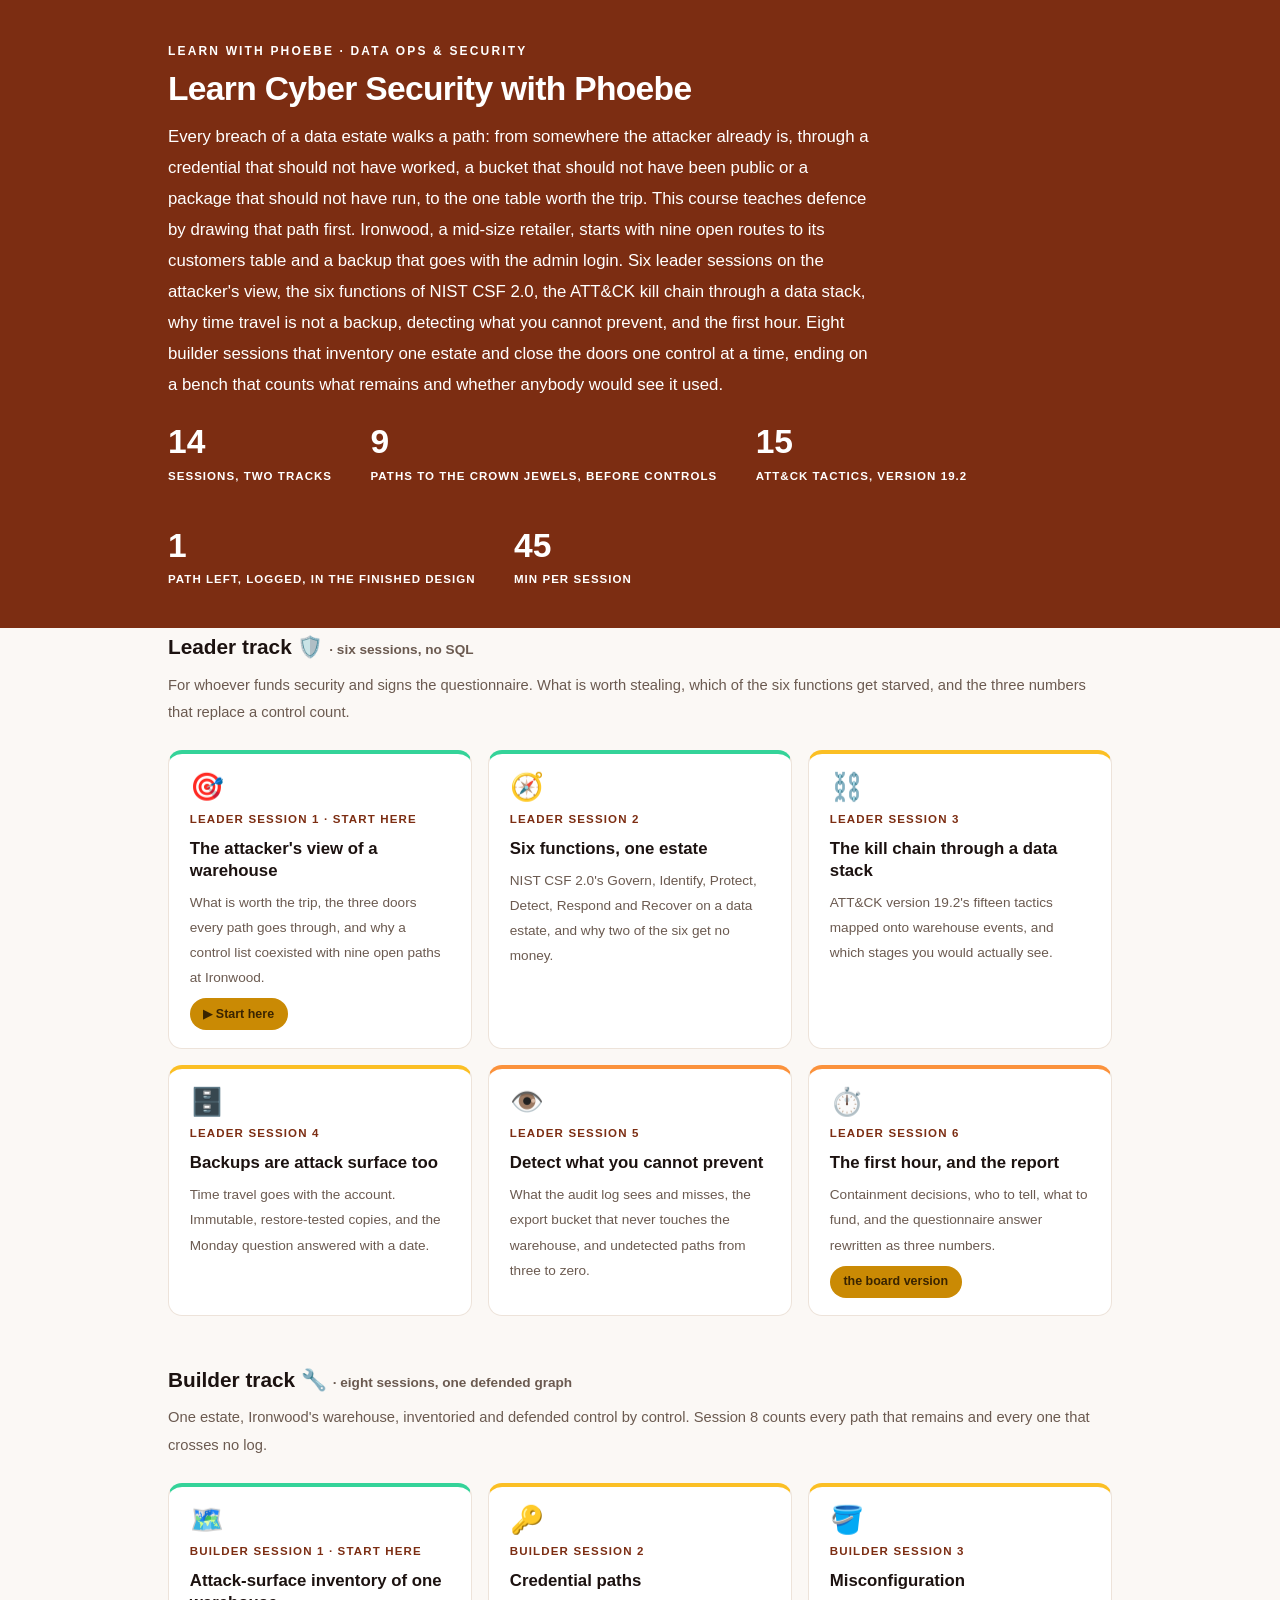
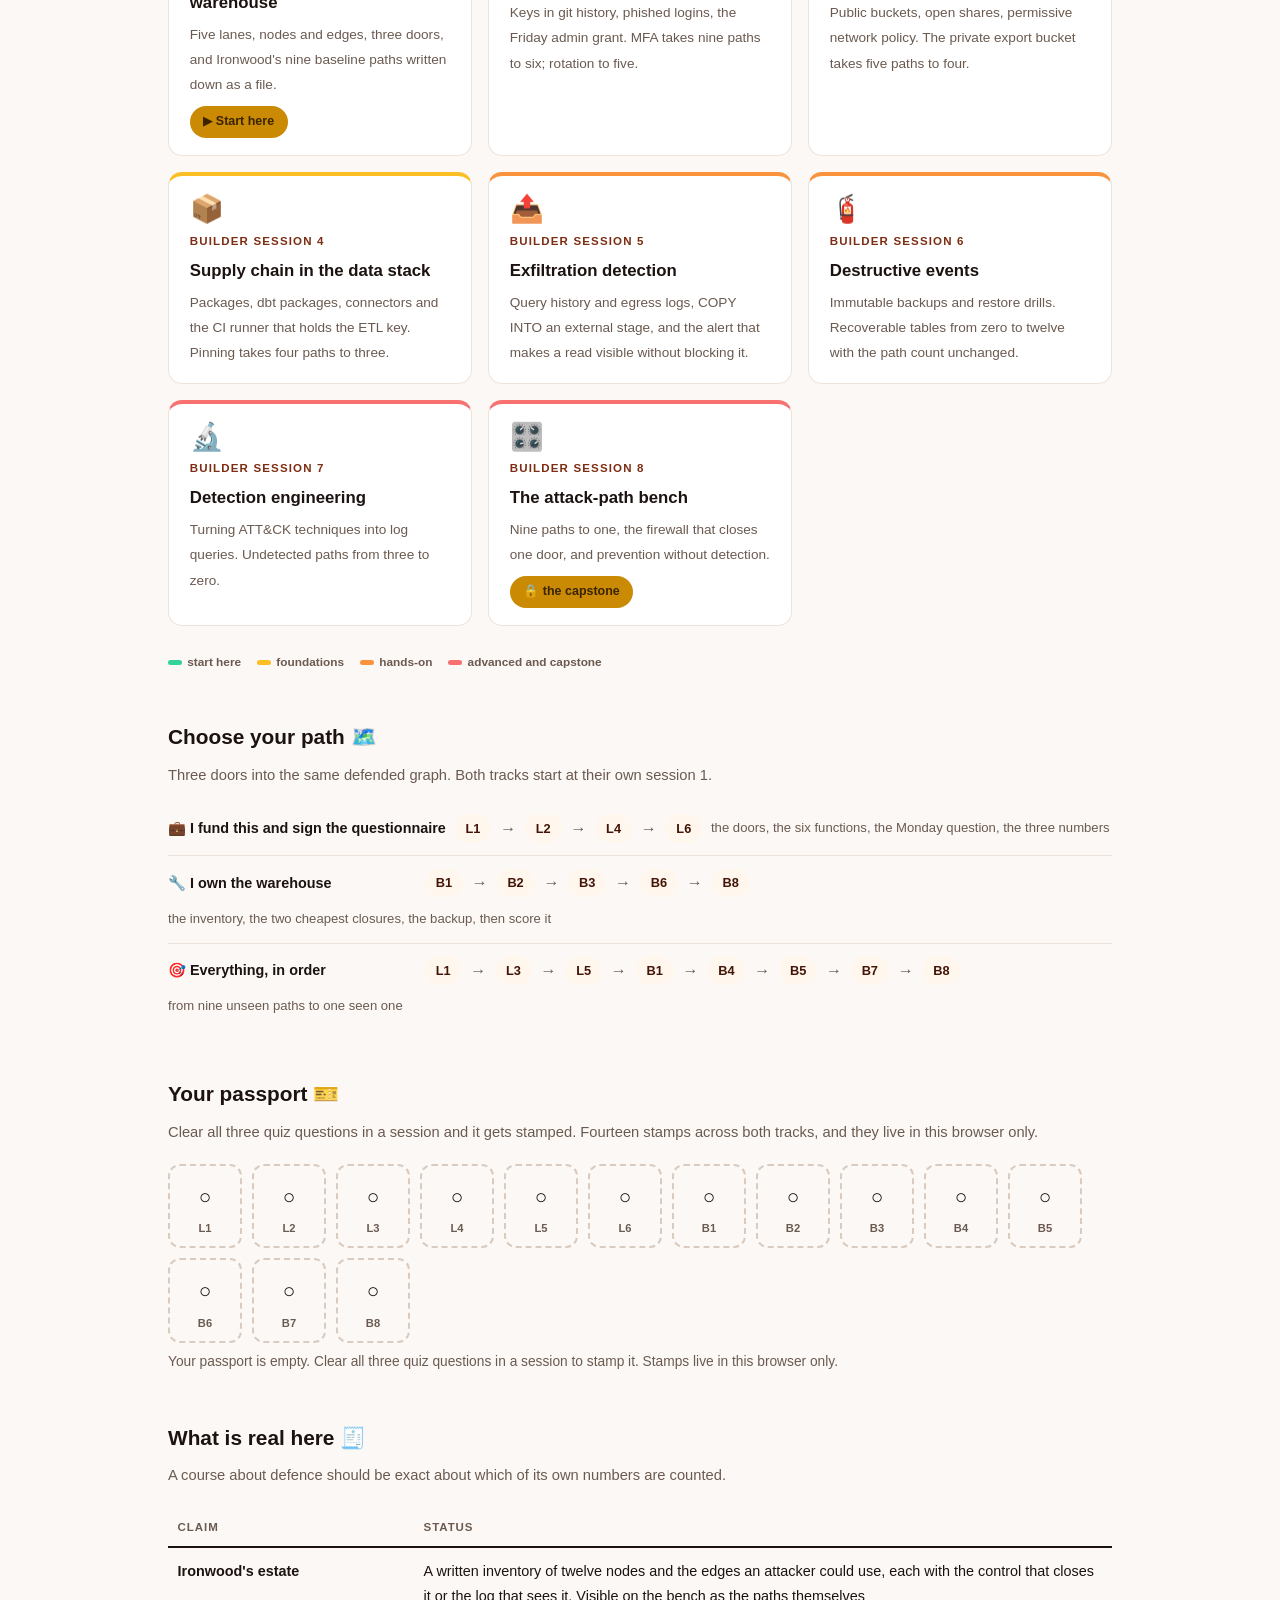
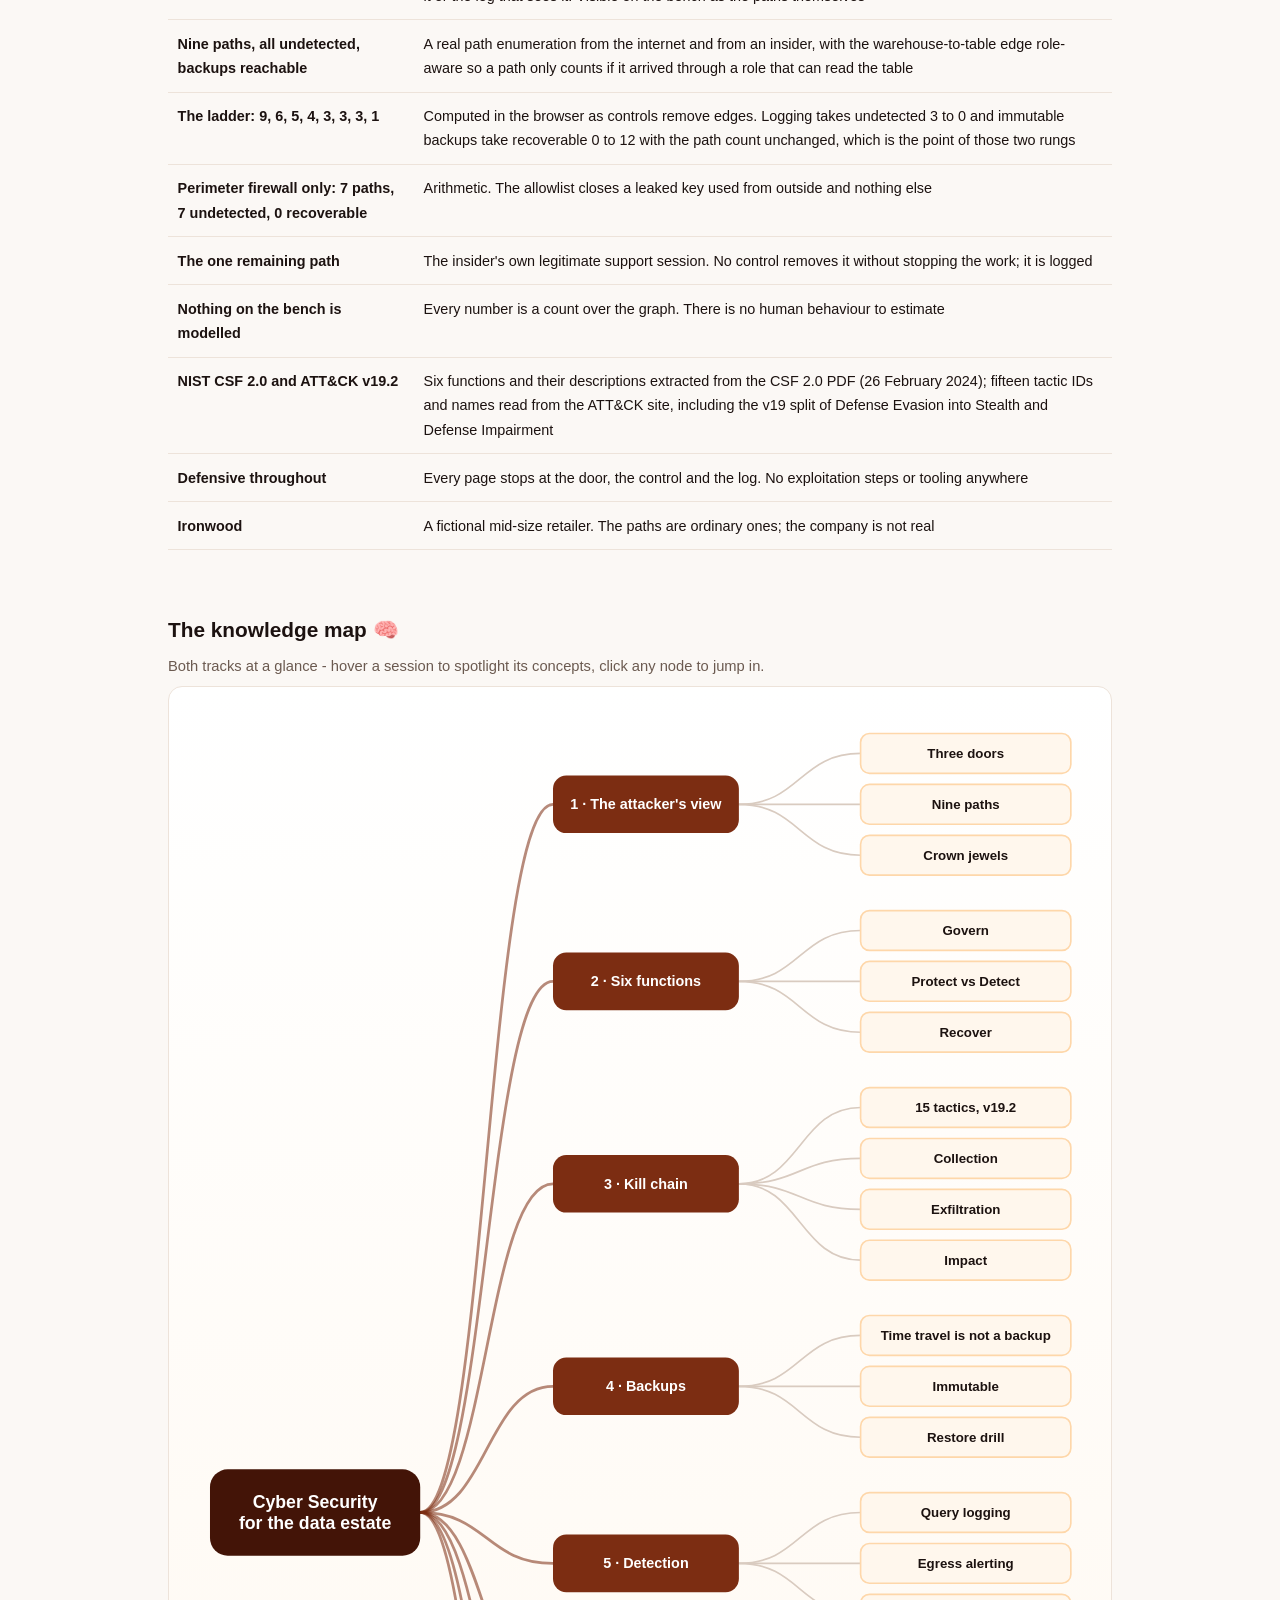
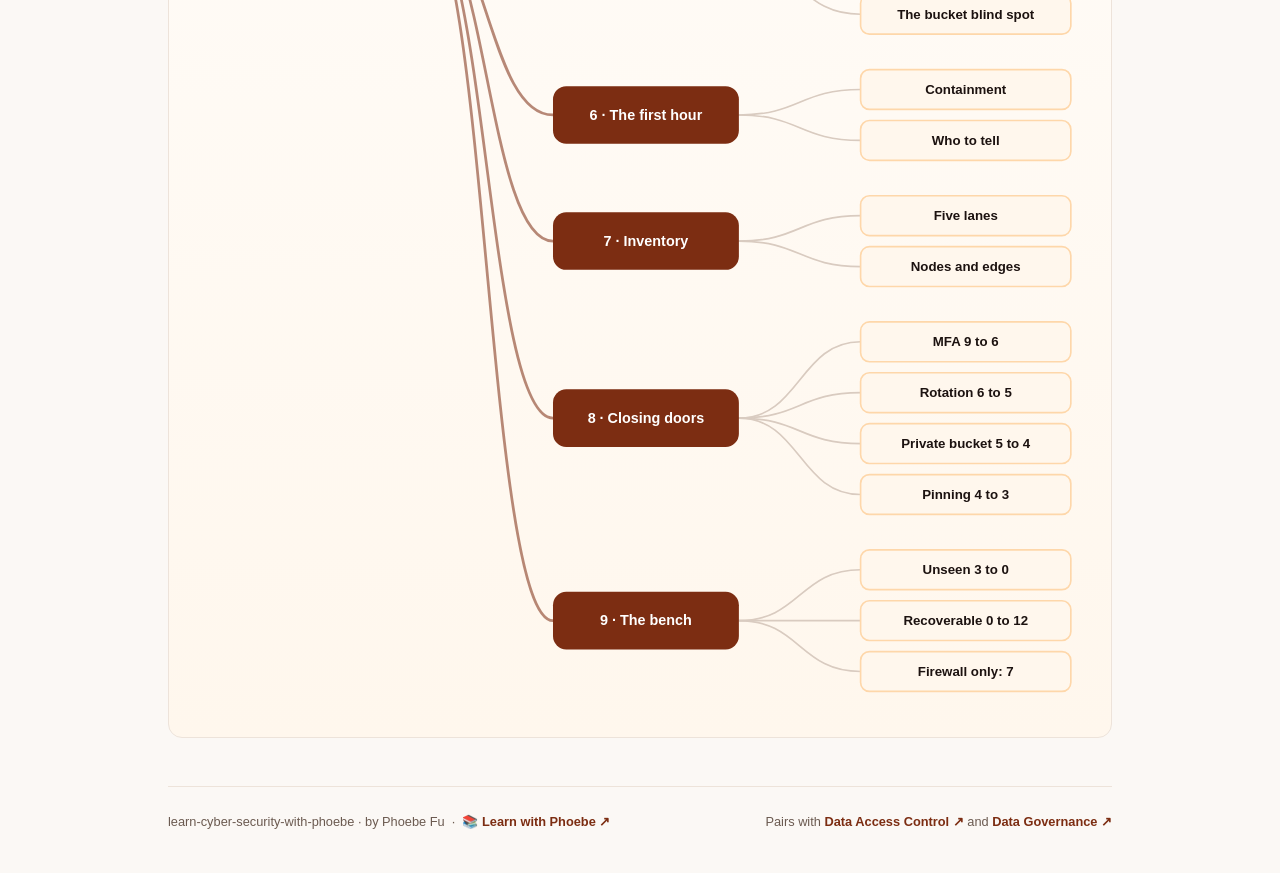
<file: index.html>
<!DOCTYPE html>
<html lang="en">
<head>
<meta charset="UTF-8">
<meta name="viewport" content="width=device-width, initial-scale=1.0">
<!-- social:start -->
<meta name="description" content="Fourteen sessions on defending a data estate from the attacker's path inward: the three doors, NIST CSF 2.0, the ATT&amp;CK kill chain on a warehouse, backups as attack surface, and an attack-path bench that counts what is still open. Free, by Phoebe Fu.">
<meta property="og:type" content="website">
<meta property="og:site_name" content="Learn with Phoebe">
<meta property="og:title" content="Learn Cyber Security with Phoebe">
<meta property="og:description" content="Nine paths to the customers table, all unseen. Seven controls later: one, the legitimate one, logged.">
<meta property="og:url" content="https://phoebefu6.github.io/learn-cyber-security-with-phoebe/">
<meta property="og:image" content="https://phoebefu6.github.io/learn-cyber-security-with-phoebe/assets/og-cover.png">
<meta name="twitter:card" content="summary_large_image">
<meta name="twitter:title" content="Learn Cyber Security with Phoebe">
<meta name="twitter:description" content="Nine paths to the customers table, all unseen. Seven controls later: one, the legitimate one, logged.">
<meta name="twitter:image" content="https://phoebefu6.github.io/learn-cyber-security-with-phoebe/assets/og-cover.png">
<!-- social:end -->
<title>Learn Cyber Security with Phoebe</title>
<link rel="stylesheet" href="assets/style.css?v=24">
<style>

  .stats-row { display: flex; gap: 2.4rem; margin-top: 1.5rem; flex-wrap: wrap; }
  .stat b { display: block; font-size: 2.1rem; font-weight: 800; line-height: 1.05; font-variant-numeric: tabular-nums; }
  .stat span { font-size: .72rem; opacity: 1; text-transform: uppercase; letter-spacing: .09em; font-weight: 600; }

  .course-grid { display: grid; grid-template-columns: repeat(auto-fit, minmax(17rem, 1fr)); gap: 1rem; margin-top: 1.5rem; }
  .course-card {
    border: 1px solid var(--hairline);
    border-top: 4px solid var(--diff, var(--indigo));
    border-radius: var(--radius);
    padding: 1.2rem 1.3rem 1.1rem;
    display: flex;
    flex-direction: column;
    gap: .5rem;
    text-decoration: none;
    color: var(--ink);
    background: #fff;
    transition: box-shadow .15s ease, border-color .15s ease, transform .15s ease;
    position: relative;
  }
  .course-card:hover { border-color: var(--indigo-soft); border-top-color: var(--diff, var(--indigo)); box-shadow: 0 8px 28px rgba(124,45,18,.16); transform: translateY(-3px); }
  .course-card .cicon { font-size: 1.7rem; line-height: 1; }
  .course-card .cnum { font-size: .72rem; font-weight: 700; color: var(--indigo); text-transform: uppercase; letter-spacing: .1em; }
  .course-card h3 { font-size: 1.05rem; font-weight: 800; line-height: 1.3; }
  .course-card p { font-size: .85rem; color: var(--muted); flex: 1; }
  .course-card .meta { display: flex; gap: .4rem; flex-wrap: wrap; }

  .diff-legend { display: flex; gap: 1rem; margin-top: 1.6rem; font-size: .74rem; color: var(--muted); font-weight: 600; flex-wrap: wrap; }
  .diff-legend i { display: inline-block; width: .85rem; height: .35rem; border-radius: 999px; margin-right: .35rem; vertical-align: middle; }

  .paths { margin-top: 2.6rem; }
  .paths h2 { font-size: 1.3rem; font-weight: 800; margin-bottom: .3rem; }
  .paths .plede { color: var(--muted); font-size: .92rem; margin-bottom: .8rem; }
  .path { display: flex; gap: .55rem; align-items: center; padding: .75rem 0; border-bottom: .5px solid var(--hairline); flex-wrap: wrap; }
  .path:last-child { border-bottom: none; }
  .path b { min-width: 15.5rem; font-size: .9rem; }
  .path .pstep { background: var(--indigo-50); color: var(--indigo-deep); border-radius: 999px; padding: .16rem .68rem; font-weight: 700; font-size: .8rem; text-decoration: none; transition: all .12s ease; }
  .path .pstep:hover { background: var(--indigo); color: #fff; }
  .path .parr { color: var(--muted); font-weight: 700; }

  .mm-section { margin-top: 1.6rem; }
  .mm-section h2 { font-size: 1.3rem; font-weight: 800; margin-bottom: .2rem; }
  .mm-section .mm-lede { color: var(--muted); font-size: .92rem; margin-bottom: .4rem; }
  .mm-wrap { border: 1px solid var(--hairline); border-radius: var(--radius); background: linear-gradient(180deg,#fff,#FFF7ED); padding: .6rem; overflow-x: auto; }
  .mm-svg { width: 100%; height: auto; display: block; max-width: 60rem; margin: 0 auto; min-width: 34rem; }
  .mm-link { cursor: pointer; text-decoration: none; }
  .mm-node rect { transition: opacity .15s ease, filter .15s ease; }
  .mm-node text { pointer-events: none; }
  .mm-link:hover .mm-node rect { filter: brightness(1.06); }
  .mm-edge { transition: opacity .15s ease; }
</style>
</head>
<body>

<header class="masthead">
  <div class="wrap">
    <div class="eyebrow">Learn with Phoebe · Data Ops &amp; Security</div>
    <h1>Learn <span class="accent">Cyber Security</span> with Phoebe</h1>
    <p class="sub">Every breach of a data estate walks a path: from somewhere the attacker already is, through a credential that should not have worked, a bucket that should not have been public or a package that should not have run, to the one table worth the trip. This course teaches defence by drawing that path first. Ironwood, a mid-size retailer, starts with nine open routes to its customers table and a backup that goes with the admin login. Six leader sessions on the attacker's view, the six functions of NIST CSF 2.0, the ATT&amp;CK kill chain through a data stack, why time travel is not a backup, detecting what you cannot prevent, and the first hour. Eight builder sessions that inventory one estate and close the doors one control at a time, ending on a bench that counts what remains and whether anybody would see it used.</p>
    <div class="stats-row">
      <div class="stat"><b data-count="14">14</b><span>sessions, two tracks</span></div>
      <div class="stat"><b data-count="9">9</b><span>paths to the crown jewels, before controls</span></div>
      <div class="stat"><b data-count="15">15</b><span>ATT&amp;CK tactics, version 19.2</span></div>
      <div class="stat"><b data-count="1">1</b><span>path left, logged, in the finished design</span></div>
      <div class="stat"><b data-count="45">45</b><span>min per session</span></div>
    </div>
  </div>
</header>

<main class="wrap">

  <section class="section">
    <div class="paths" style="margin-top:0">
      <h2>Leader track 🛡️ <span style="font-size:.85rem;font-weight:600;color:var(--muted)">· six sessions, no SQL</span></h2>
      <p class="plede">For whoever funds security and signs the questionnaire. What is worth stealing, which of the six functions get starved, and the three numbers that replace a control count.</p>
    </div>

    <div class="course-grid">
      <a class="course-card" href="courses/a1-attackers-view.html" style="--diff:#34D399">
        <span class="cicon">🎯</span>
        <span class="cnum">Leader session 1 · start here</span>
        <h3>The attacker's view of a warehouse</h3>
        <p>What is worth the trip, the three doors every path goes through, and why a control list coexisted with nine open paths at Ironwood.</p>
        <span class="meta"><span class="pill amber">▶ Start here</span></span>
      </a>
      <a class="course-card" href="courses/a2-six-functions.html" style="--diff:#34D399">
        <span class="cicon">🧭</span>
        <span class="cnum">Leader session 2</span>
        <h3>Six functions, one estate</h3>
        <p>NIST CSF 2.0's Govern, Identify, Protect, Detect, Respond and Recover on a data estate, and why two of the six get no money.</p>
      </a>
      <a class="course-card" href="courses/a3-kill-chain.html" style="--diff:#FBBF24">
        <span class="cicon">⛓️</span>
        <span class="cnum">Leader session 3</span>
        <h3>The kill chain through a data stack</h3>
        <p>ATT&amp;CK version 19.2's fifteen tactics mapped onto warehouse events, and which stages you would actually see.</p>
      </a>
      <a class="course-card" href="courses/a4-backups-attack-surface.html" style="--diff:#FBBF24">
        <span class="cicon">🗄️</span>
        <span class="cnum">Leader session 4</span>
        <h3>Backups are attack surface too</h3>
        <p>Time travel goes with the account. Immutable, restore-tested copies, and the Monday question answered with a date.</p>
      </a>
      <a class="course-card" href="courses/a5-detect-what-you-cannot-prevent.html" style="--diff:#FB923C">
        <span class="cicon">👁️</span>
        <span class="cnum">Leader session 5</span>
        <h3>Detect what you cannot prevent</h3>
        <p>What the audit log sees and misses, the export bucket that never touches the warehouse, and undetected paths from three to zero.</p>
      </a>
      <a class="course-card" href="courses/a6-first-hour.html" style="--diff:#FB923C">
        <span class="cicon">⏱️</span>
        <span class="cnum">Leader session 6</span>
        <h3>The first hour, and the report</h3>
        <p>Containment decisions, who to tell, what to fund, and the questionnaire answer rewritten as three numbers.</p>
        <span class="meta"><span class="pill amber">the board version</span></span>
      </a>
    </div>
  </section>

  <section class="section">
    <div class="paths" style="margin-top:0">
      <h2>Builder track 🔧 <span style="font-size:.85rem;font-weight:600;color:var(--muted)">· eight sessions, one defended graph</span></h2>
      <p class="plede">One estate, Ironwood's warehouse, inventoried and defended control by control. Session 8 counts every path that remains and every one that crosses no log.</p>
    </div>

    <div class="course-grid">
      <a class="course-card" href="courses/b1-attack-surface-inventory.html" style="--diff:#34D399">
        <span class="cicon">🗺️</span>
        <span class="cnum">Builder session 1 · start here</span>
        <h3>Attack-surface inventory of one warehouse</h3>
        <p>Five lanes, nodes and edges, three doors, and Ironwood's nine baseline paths written down as a file.</p>
        <span class="meta"><span class="pill amber">▶ Start here</span></span>
      </a>
      <a class="course-card" href="courses/b2-credential-paths.html" style="--diff:#FBBF24">
        <span class="cicon">🔑</span>
        <span class="cnum">Builder session 2</span>
        <h3>Credential paths</h3>
        <p>Keys in git history, phished logins, the Friday admin grant. MFA takes nine paths to six; rotation to five.</p>
      </a>
      <a class="course-card" href="courses/b3-misconfiguration.html" style="--diff:#FBBF24">
        <span class="cicon">🪣</span>
        <span class="cnum">Builder session 3</span>
        <h3>Misconfiguration</h3>
        <p>Public buckets, open shares, permissive network policy. The private export bucket takes five paths to four.</p>
      </a>
      <a class="course-card" href="courses/b4-supply-chain.html" style="--diff:#FBBF24">
        <span class="cicon">📦</span>
        <span class="cnum">Builder session 4</span>
        <h3>Supply chain in the data stack</h3>
        <p>Packages, dbt packages, connectors and the CI runner that holds the ETL key. Pinning takes four paths to three.</p>
      </a>
      <a class="course-card" href="courses/b5-exfiltration-detection.html" style="--diff:#FB923C">
        <span class="cicon">📤</span>
        <span class="cnum">Builder session 5</span>
        <h3>Exfiltration detection</h3>
        <p>Query history and egress logs, COPY INTO an external stage, and the alert that makes a read visible without blocking it.</p>
      </a>
      <a class="course-card" href="courses/b6-destructive-events.html" style="--diff:#FB923C">
        <span class="cicon">🧯</span>
        <span class="cnum">Builder session 6</span>
        <h3>Destructive events</h3>
        <p>Immutable backups and restore drills. Recoverable tables from zero to twelve with the path count unchanged.</p>
      </a>
      <a class="course-card" href="courses/b7-detection-engineering.html" style="--diff:#F87171">
        <span class="cicon">🔬</span>
        <span class="cnum">Builder session 7</span>
        <h3>Detection engineering</h3>
        <p>Turning ATT&amp;CK techniques into log queries. Undetected paths from three to zero.</p>
      </a>
      <a class="course-card" href="courses/b8-attack-path-bench.html" style="--diff:#F87171">
        <span class="cicon">🎛️</span>
        <span class="cnum">Builder session 8</span>
        <h3>The attack-path bench</h3>
        <p>Nine paths to one, the firewall that closes one door, and prevention without detection.</p>
        <span class="meta"><span class="pill amber">🔒 the capstone</span></span>
      </a>
    </div>

    <div class="diff-legend">
      <span><i style="background:#34D399"></i>start here</span>
      <span><i style="background:#FBBF24"></i>foundations</span>
      <span><i style="background:#FB923C"></i>hands-on</span>
      <span><i style="background:#F87171"></i>advanced and capstone</span>
    </div>
  </section>

  <section class="section">
    <div class="paths">
      <h2>Choose your path 🗺️</h2>
      <p class="plede">Three doors into the same defended graph. Both tracks start at their own session 1.</p>
      <div class="path"><b>💼 I fund this and sign the questionnaire</b>
        <a class="pstep" href="courses/a1-attackers-view.html">L1</a>
        <span class="parr">→</span>
        <a class="pstep" href="courses/a2-six-functions.html">L2</a>
        <span class="parr">→</span>
        <a class="pstep" href="courses/a4-backups-attack-surface.html">L4</a>
        <span class="parr">→</span>
        <a class="pstep" href="courses/a6-first-hour.html">L6</a>
        <span style="font-size:.82rem;color:var(--muted)">the doors, the six functions, the Monday question, the three numbers</span>
      </div>
      <div class="path"><b>🔧 I own the warehouse</b>
        <a class="pstep" href="courses/b1-attack-surface-inventory.html">B1</a>
        <span class="parr">→</span>
        <a class="pstep" href="courses/b2-credential-paths.html">B2</a>
        <span class="parr">→</span>
        <a class="pstep" href="courses/b3-misconfiguration.html">B3</a>
        <span class="parr">→</span>
        <a class="pstep" href="courses/b6-destructive-events.html">B6</a>
        <span class="parr">→</span>
        <a class="pstep" href="courses/b8-attack-path-bench.html">B8</a>
        <span style="font-size:.82rem;color:var(--muted)">the inventory, the two cheapest closures, the backup, then score it</span>
      </div>
      <div class="path"><b>🎯 Everything, in order</b>
        <a class="pstep" href="courses/a1-attackers-view.html">L1</a>
        <span class="parr">→</span>
        <a class="pstep" href="courses/a3-kill-chain.html">L3</a>
        <span class="parr">→</span>
        <a class="pstep" href="courses/a5-detect-what-you-cannot-prevent.html">L5</a>
        <span class="parr">→</span>
        <a class="pstep" href="courses/b1-attack-surface-inventory.html">B1</a>
        <span class="parr">→</span>
        <a class="pstep" href="courses/b4-supply-chain.html">B4</a>
        <span class="parr">→</span>
        <a class="pstep" href="courses/b5-exfiltration-detection.html">B5</a>
        <span class="parr">→</span>
        <a class="pstep" href="courses/b7-detection-engineering.html">B7</a>
        <span class="parr">→</span>
        <a class="pstep" href="courses/b8-attack-path-bench.html">B8</a>
        <span style="font-size:.82rem;color:var(--muted)">from nine unseen paths to one seen one</span>
      </div>
    </div>
  </section>

  <section class="section">
    <div class="paths" style="margin-top:0">
      <h2>Your passport 🎫</h2>
      <p class="plede">Clear all three quiz questions in a session and it gets stamped. Fourteen stamps across both tracks, and they live in this browser only.</p>
    </div>
    <div class="pp-strip"></div>
  </section>

  <section class="section">
    <div class="paths" style="margin-top:0">
      <h2>What is real here 🧾</h2>
      <p class="plede">A course about defence should be exact about which of its own numbers are counted.</p>
    </div>
    <table class="clean">
      <tr><th>Claim</th><th>Status</th></tr>
      <tr><td>Ironwood's estate</td><td>A written inventory of twelve nodes and the edges an attacker could use, each with the control that closes it or the log that sees it. Visible on the bench as the paths themselves</td></tr>
      <tr><td>Nine paths, all undetected, backups reachable</td><td>A real path enumeration from the internet and from an insider, with the warehouse-to-table edge role-aware so a path only counts if it arrived through a role that can read the table</td></tr>
      <tr><td>The ladder: 9, 6, 5, 4, 3, 3, 3, 1</td><td>Computed in the browser as controls remove edges. Logging takes undetected 3 to 0 and immutable backups take recoverable 0 to 12 with the path count unchanged, which is the point of those two rungs</td></tr>
      <tr><td>Perimeter firewall only: 7 paths, 7 undetected, 0 recoverable</td><td>Arithmetic. The allowlist closes a leaked key used from outside and nothing else</td></tr>
      <tr><td>The one remaining path</td><td>The insider's own legitimate support session. No control removes it without stopping the work; it is logged</td></tr>
      <tr><td>Nothing on the bench is modelled</td><td>Every number is a count over the graph. There is no human behaviour to estimate</td></tr>
      <tr><td>NIST CSF 2.0 and ATT&amp;CK v19.2</td><td>Six functions and their descriptions extracted from the CSF 2.0 PDF (26 February 2024); fifteen tactic IDs and names read from the ATT&amp;CK site, including the v19 split of Defense Evasion into Stealth and Defense Impairment</td></tr>
      <tr><td>Defensive throughout</td><td>Every page stops at the door, the control and the log. No exploitation steps or tooling anywhere</td></tr>
      <tr><td>Ironwood</td><td>A fictional mid-size retailer. The paths are ordinary ones; the company is not real</td></tr>
    </table>
  </section>

  <section class="section mm-section">
    <h2>The knowledge map 🧠</h2>
    <p class="mm-lede">Both tracks at a glance - hover a session to spotlight its concepts, click any node to jump in.</p>
    <div class="mm-wrap"><div id="mindmap"></div></div>
  </section>

  <footer class="pagefoot">
    <span>learn-cyber-security-with-phoebe · by Phoebe Fu &nbsp;·&nbsp; 📚 <a href="https://phoebefu6.github.io/learn-with-phoebe/">Learn with Phoebe ↗</a></span>
    <span>Pairs with <a href="https://phoebefu6.github.io/learn-data-access-control-with-phoebe/">Data Access Control ↗</a> and <a href="https://phoebefu6.github.io/learn-data-governance-with-phoebe/">Data Governance ↗</a></span>
  </footer>

</main>

<script>
window.MINDMAP_DATA = {
  "title": "Cyber Security\nfor the data estate",
  "centerColor": "#431407",
  "sessions": [
    {
      "label": "The attacker's view",
      "href": "courses/a1-attackers-view.html",
      "concepts": [
        {
          "label": "Three doors",
          "href": "courses/a1-attackers-view.html"
        },
        {
          "label": "Nine paths",
          "href": "courses/b8-attack-path-bench.html"
        },
        {
          "label": "Crown jewels",
          "href": "courses/a1-attackers-view.html"
        }
      ]
    },
    {
      "label": "Six functions",
      "href": "courses/a2-six-functions.html",
      "concepts": [
        {
          "label": "Govern",
          "href": "courses/a2-six-functions.html"
        },
        {
          "label": "Protect vs Detect",
          "href": "courses/a2-six-functions.html"
        },
        {
          "label": "Recover",
          "href": "courses/a4-backups-attack-surface.html"
        }
      ]
    },
    {
      "label": "Kill chain",
      "href": "courses/a3-kill-chain.html",
      "concepts": [
        {
          "label": "15 tactics, v19.2",
          "href": "courses/a3-kill-chain.html"
        },
        {
          "label": "Collection",
          "href": "courses/b5-exfiltration-detection.html"
        },
        {
          "label": "Exfiltration",
          "href": "courses/b5-exfiltration-detection.html"
        },
        {
          "label": "Impact",
          "href": "courses/b6-destructive-events.html"
        }
      ]
    },
    {
      "label": "Backups",
      "href": "courses/a4-backups-attack-surface.html",
      "concepts": [
        {
          "label": "Time travel is not a backup",
          "href": "courses/a4-backups-attack-surface.html"
        },
        {
          "label": "Immutable",
          "href": "courses/b6-destructive-events.html"
        },
        {
          "label": "Restore drill",
          "href": "courses/b6-destructive-events.html"
        }
      ]
    },
    {
      "label": "Detection",
      "href": "courses/a5-detect-what-you-cannot-prevent.html",
      "concepts": [
        {
          "label": "Query logging",
          "href": "courses/b7-detection-engineering.html"
        },
        {
          "label": "Egress alerting",
          "href": "courses/b5-exfiltration-detection.html"
        },
        {
          "label": "The bucket blind spot",
          "href": "courses/a5-detect-what-you-cannot-prevent.html"
        }
      ]
    },
    {
      "label": "The first hour",
      "href": "courses/a6-first-hour.html",
      "concepts": [
        {
          "label": "Containment",
          "href": "courses/a6-first-hour.html"
        },
        {
          "label": "Who to tell",
          "href": "courses/a6-first-hour.html"
        }
      ]
    },
    {
      "label": "Inventory",
      "href": "courses/b1-attack-surface-inventory.html",
      "concepts": [
        {
          "label": "Five lanes",
          "href": "courses/b1-attack-surface-inventory.html"
        },
        {
          "label": "Nodes and edges",
          "href": "courses/b1-attack-surface-inventory.html"
        }
      ]
    },
    {
      "label": "Closing doors",
      "href": "courses/b2-credential-paths.html",
      "concepts": [
        {
          "label": "MFA 9 to 6",
          "href": "courses/b2-credential-paths.html"
        },
        {
          "label": "Rotation 6 to 5",
          "href": "courses/b2-credential-paths.html"
        },
        {
          "label": "Private bucket 5 to 4",
          "href": "courses/b3-misconfiguration.html"
        },
        {
          "label": "Pinning 4 to 3",
          "href": "courses/b4-supply-chain.html"
        }
      ]
    },
    {
      "label": "The bench",
      "href": "courses/b8-attack-path-bench.html",
      "concepts": [
        {
          "label": "Unseen 3 to 0",
          "href": "courses/b8-attack-path-bench.html"
        },
        {
          "label": "Recoverable 0 to 12",
          "href": "courses/b8-attack-path-bench.html"
        },
        {
          "label": "Firewall only: 7",
          "href": "courses/b8-attack-path-bench.html"
        }
      ]
    }
  ]
};
</script>
<script src="assets/app.js?v=21"></script>
<script src="assets/mindmap.js?v=1"></script>
</body>
</html>
</file>
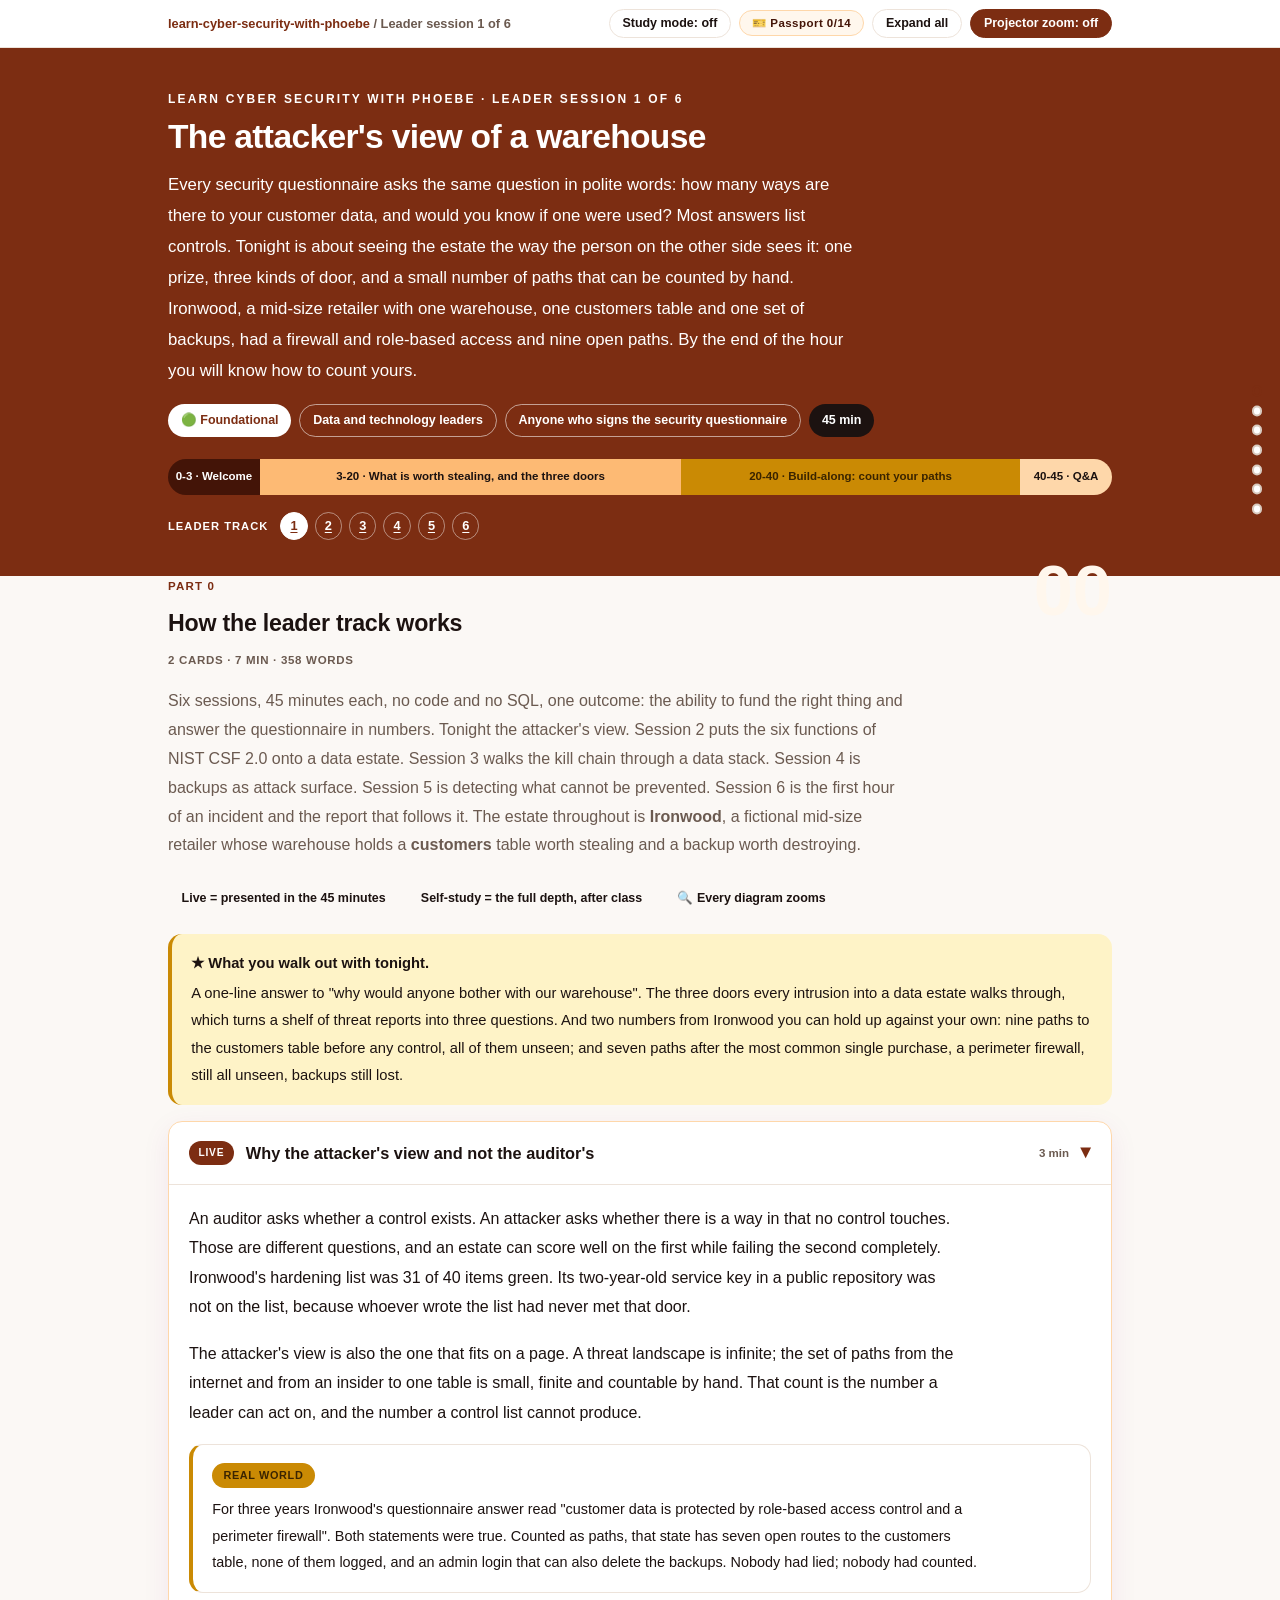
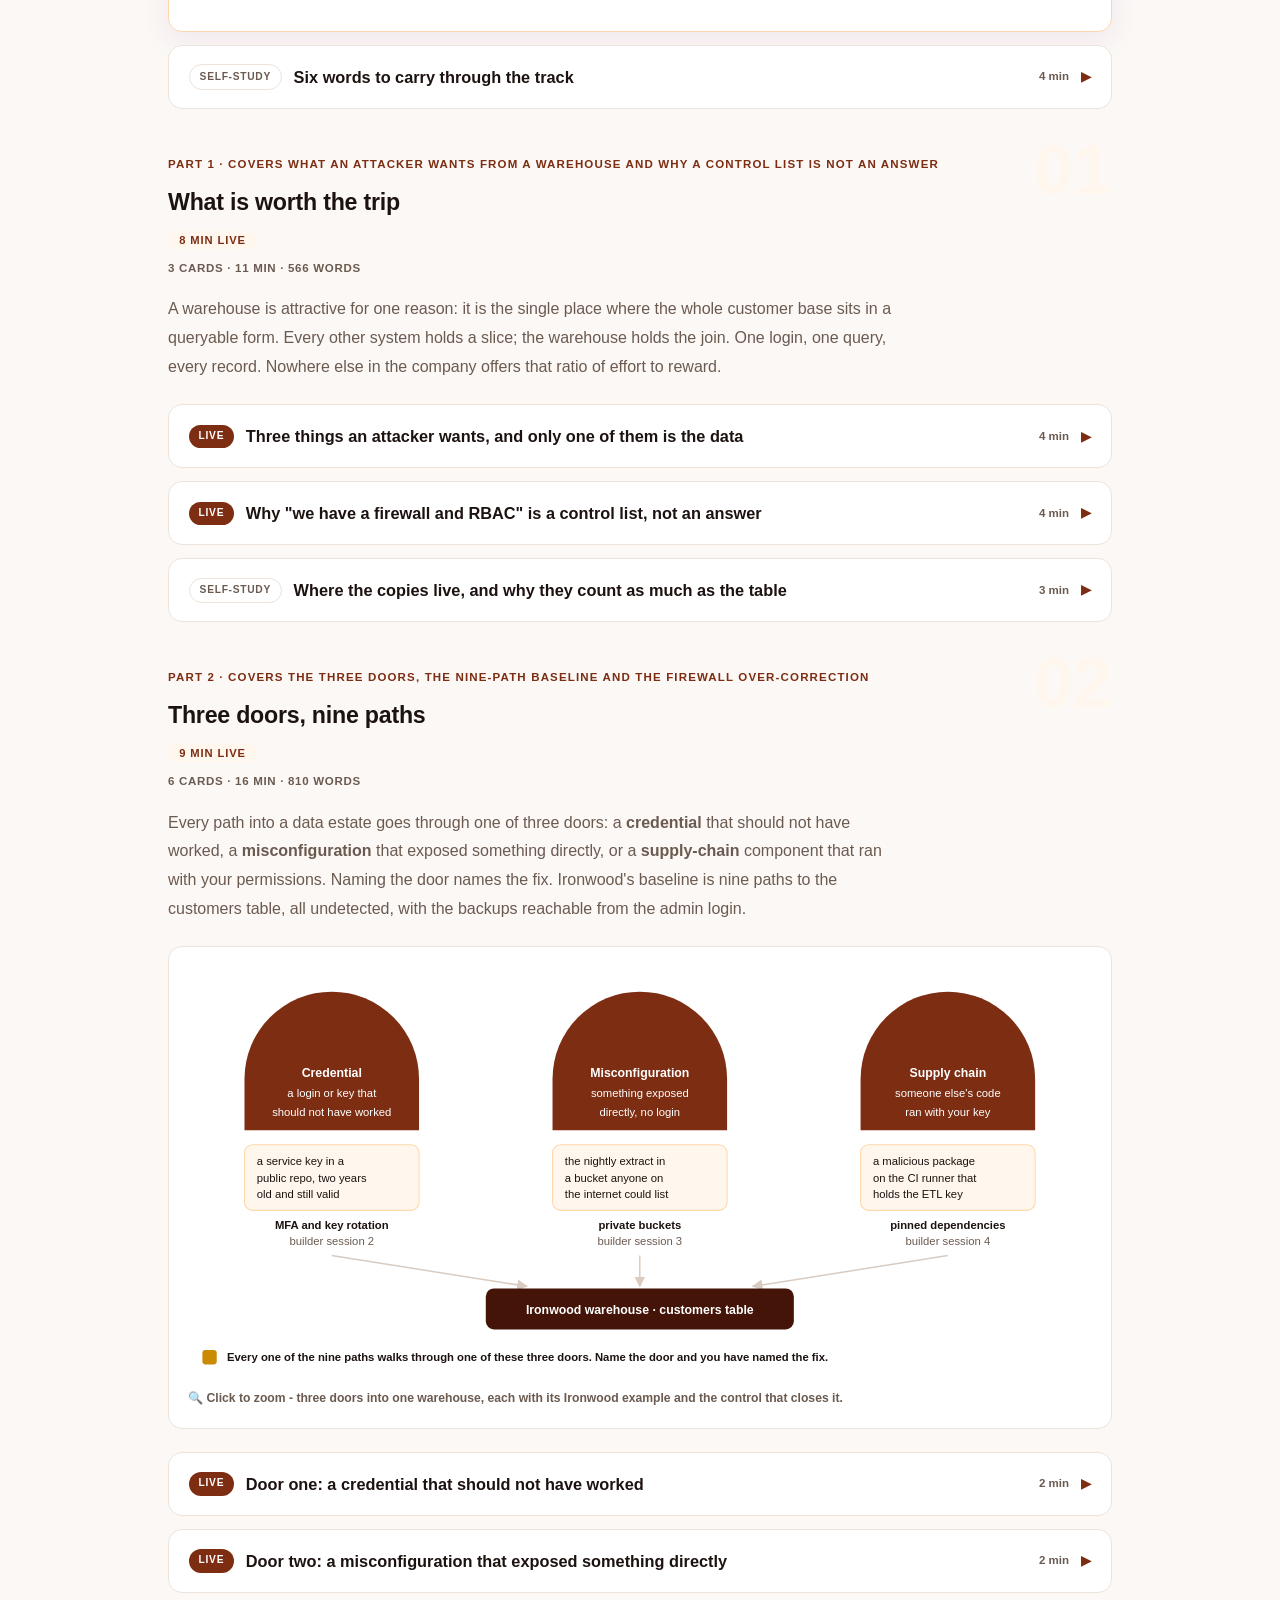
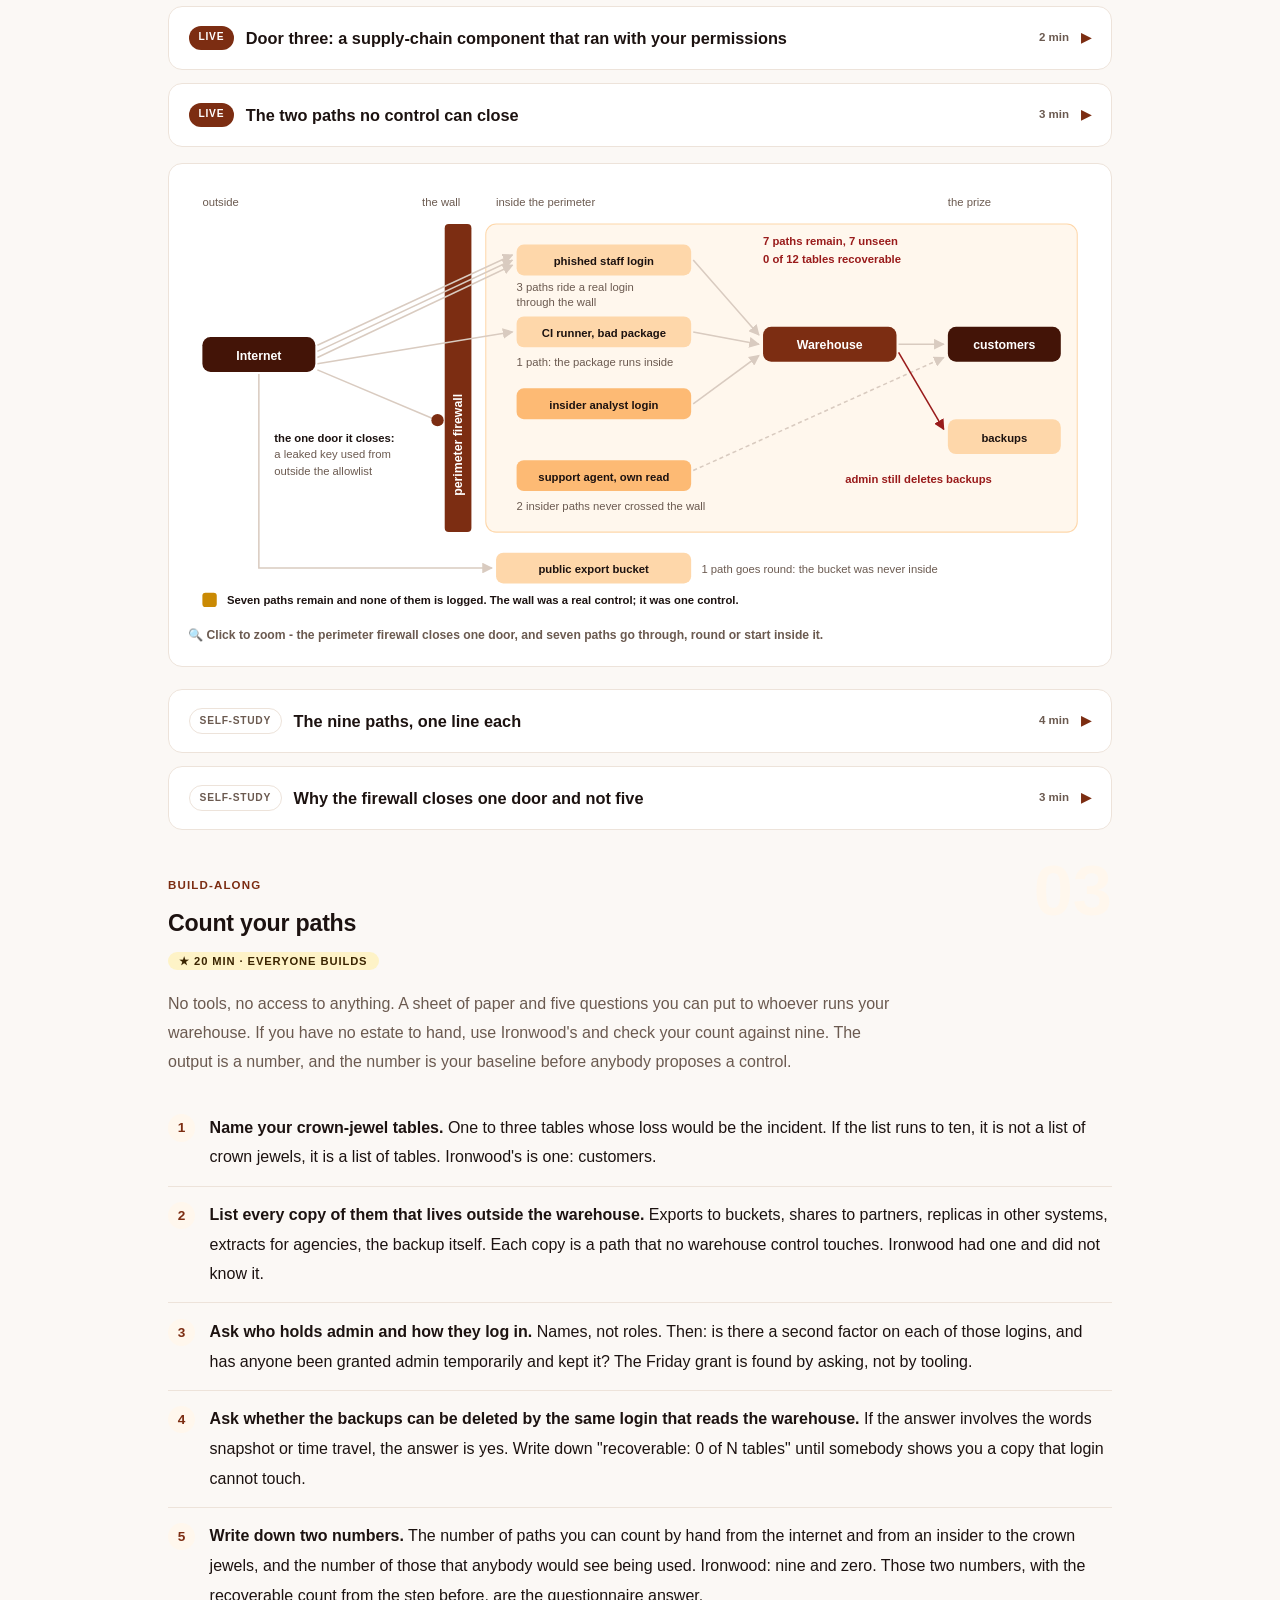
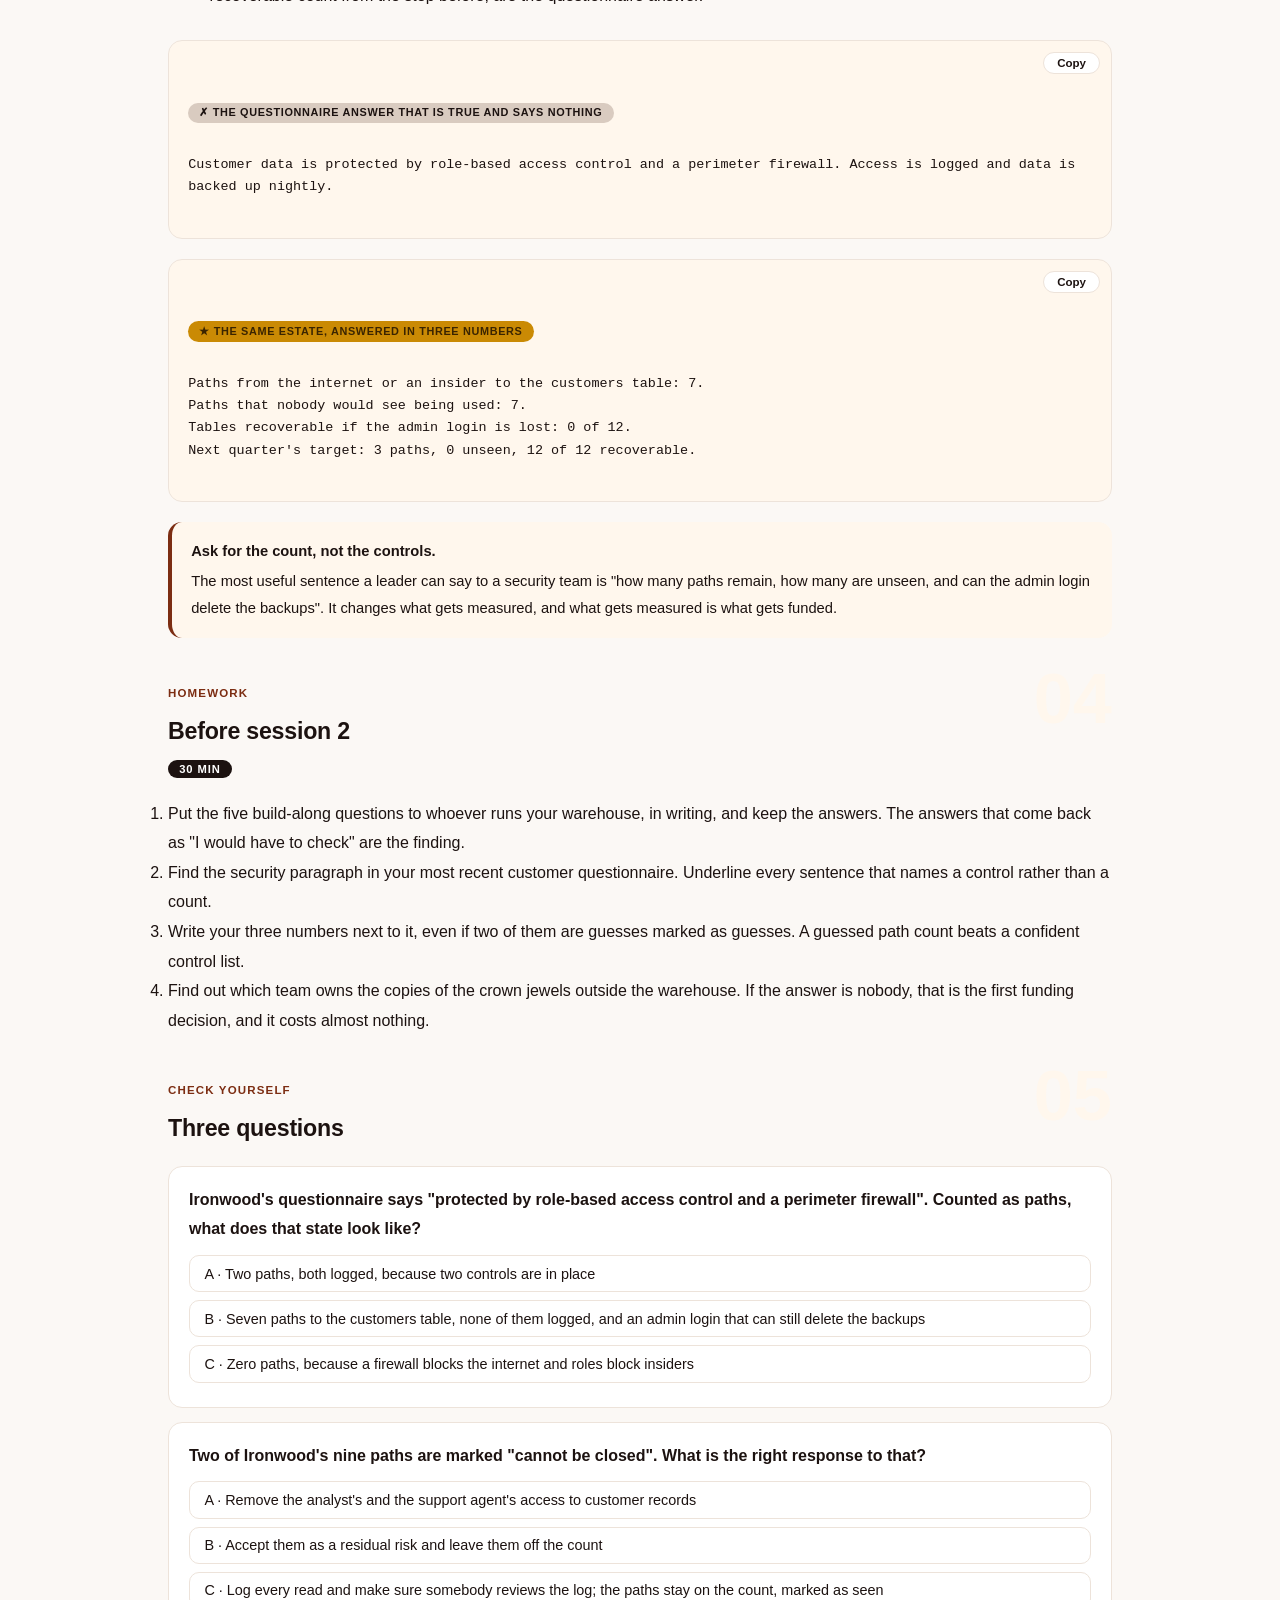
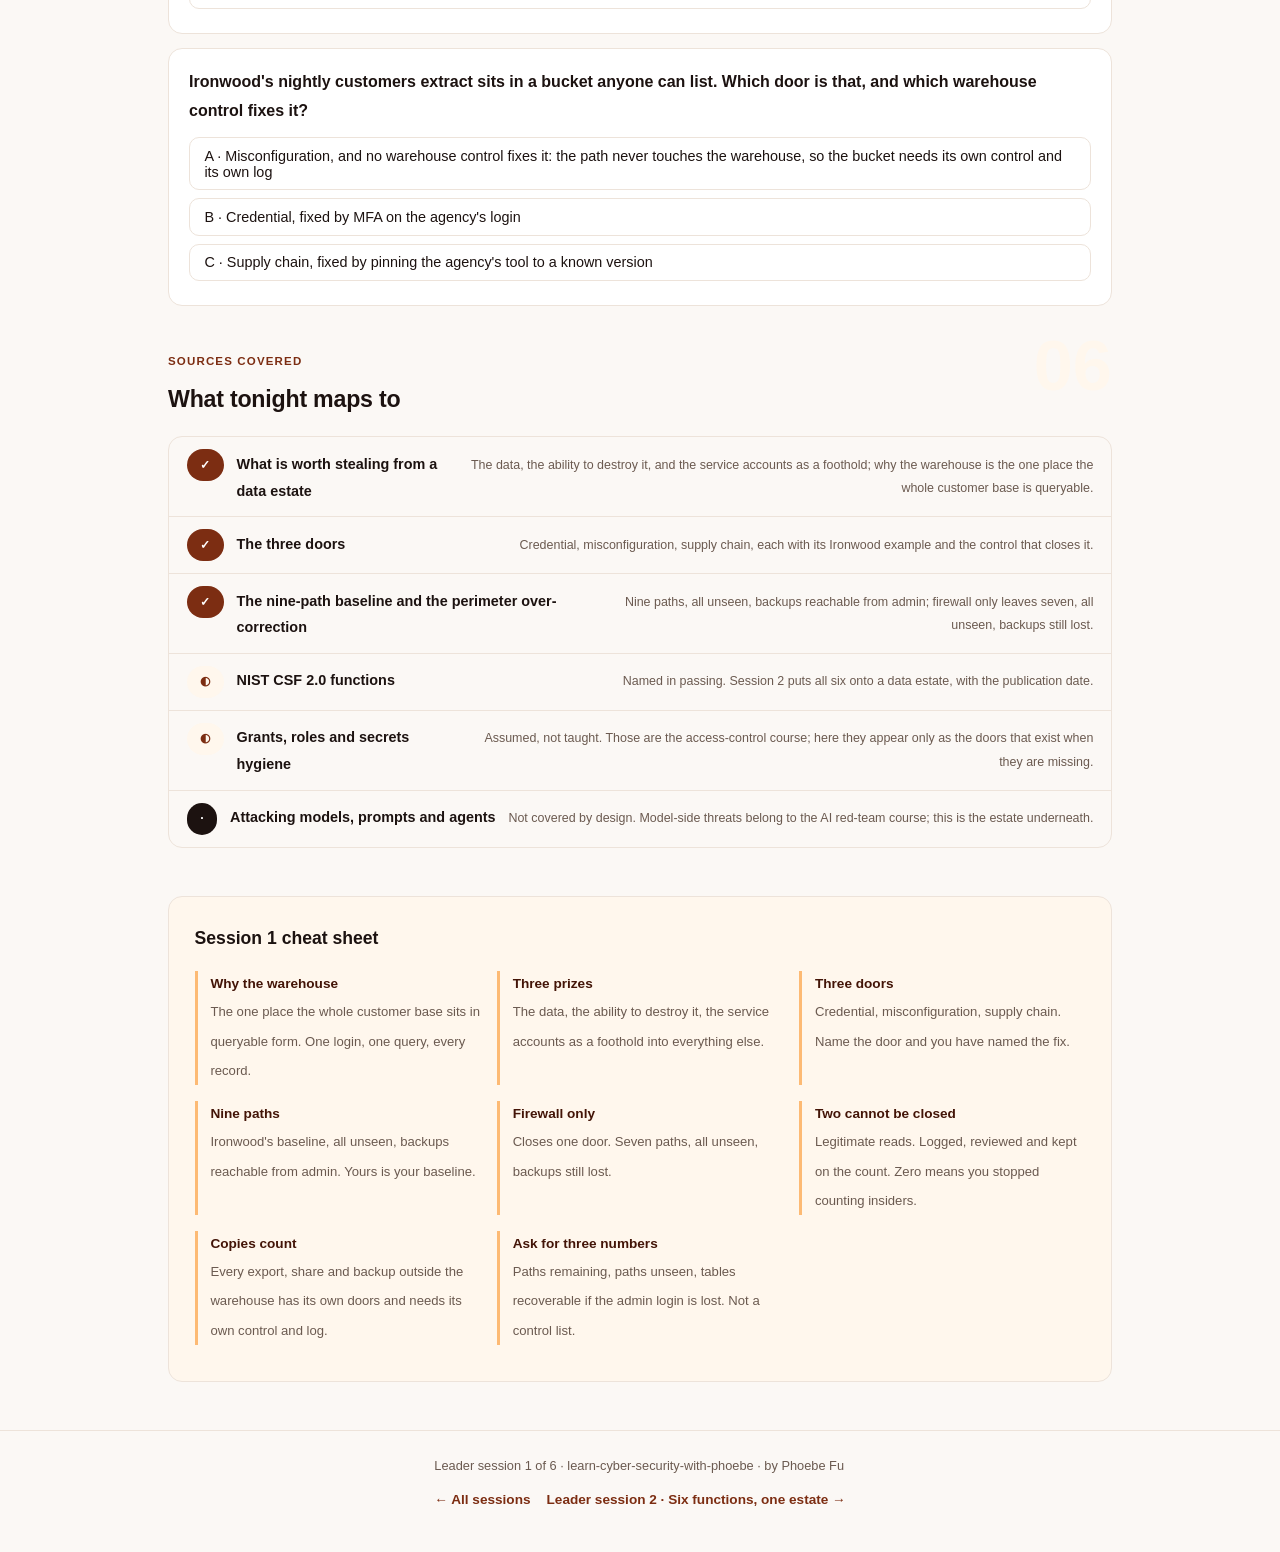
<file: courses/a1-attackers-view.html>
<!DOCTYPE html>
<html lang="en">
<head>
<meta charset="UTF-8">
<meta name="viewport" content="width=device-width, initial-scale=1.0">
<!-- social:start -->
<meta name="description" content="Leader session 1 of 6. Why a warehouse is worth the trip, the three doors every path goes through, and the number nobody at Ironwood had counted: nine paths to the customers table, all unseen, backups included.">
<meta property="og:type" content="article">
<meta property="og:site_name" content="Learn with Phoebe">
<meta property="og:title" content="The attacker's view of a warehouse - learn cyber security with phoebe">
<meta property="og:description" content="Leader session 1 of 6. Three doors, nine paths, and why a control list is not an answer.">
<meta property="og:url" content="https://phoebefu6.github.io/learn-cyber-security-with-phoebe/courses/a1-attackers-view.html">
<meta property="og:image" content="https://phoebefu6.github.io/learn-cyber-security-with-phoebe/assets/og-cover.png">
<meta property="og:image:width" content="1200">
<meta property="og:image:height" content="630">
<meta name="twitter:card" content="summary_large_image">
<meta name="twitter:title" content="The attacker's view of a warehouse - learn cyber security with phoebe">
<meta name="twitter:description" content="What is worth stealing, which three doors it walks through, and how many paths your firewall leaves open.">
<meta name="twitter:image" content="https://phoebefu6.github.io/learn-cyber-security-with-phoebe/assets/og-cover.png">
<!-- social:end -->
<title>Leader session 1 · The attacker's view of a warehouse - learn cyber security with phoebe</title>
<link rel="stylesheet" href="../assets/style.css?v=23">
</head>
<body>

<div class="toolbar">
  <div class="wrap">
    <span class="crumb"><a href="../index.html">learn-cyber-security-with-phoebe</a> / Leader session 1 of 6</span>
    <button class="btn" id="toggle-all" type="button">Expand all</button>
    <button class="btn primary" id="zoom-toggle" type="button">Projector zoom: off</button>
  </div>
</div>

<header class="masthead">
  <div class="wrap">
    <div class="eyebrow">Learn Cyber Security with Phoebe · Leader session 1 of 6</div>
    <h1>The attacker's view of <span class="accent">a warehouse</span></h1>
    <p class="sub">Every security questionnaire asks the same question in polite words: how many ways are there to your customer data, and would you know if one were used? Most answers list controls. Tonight is about seeing the estate the way the person on the other side sees it: one prize, three kinds of door, and a small number of paths that can be counted by hand. Ironwood, a mid-size retailer with one warehouse, one customers table and one set of backups, had a firewall and role-based access and nine open paths. By the end of the hour you will know how to count yours.</p>
    <div class="chip-row">
      <span class="chip level">🟢 Foundational</span>
      <span class="chip audience">Data and technology leaders</span>
      <span class="chip audience">Anyone who signs the security questionnaire</span>
      <span class="chip time">45 min</span>
    </div>
    <div class="agenda">
      <span class="a1" style="flex:1">0-3 · Welcome</span>
      <span class="a2" style="flex:5">3-20 · What is worth stealing, and the three doors</span>
      <span class="a3" style="flex:4">20-40 · Build-along: count your paths</span>
      <span class="a4" style="flex:1">40-45 · Q&amp;A</span>
    </div>
  </div>
</header>

<main class="wrap">

  <!-- ============ INTRO ============ -->
  <section class="section" id="intro">
    <div class="section-kicker">
      <span class="klabel">Part 0</span>
      <h2>How the leader track works</h2>
    </div>
    <p class="lede">Six sessions, 45 minutes each, no code and no SQL, one outcome: the ability to fund the right thing and answer the questionnaire in numbers. Tonight the attacker's view. Session 2 puts the six functions of NIST CSF 2.0 onto a data estate. Session 3 walks the kill chain through a data stack. Session 4 is backups as attack surface. Session 5 is detecting what cannot be prevented. Session 6 is the first hour of an incident and the report that follows it. The estate throughout is <strong>Ironwood</strong>, a fictional mid-size retailer whose warehouse holds a <strong>customers</strong> table worth stealing and a backup worth destroying.</p>

    <div class="legend">
      <span class="pill">Live = presented in the 45 minutes</span>
      <span class="pill">Self-study = the full depth, after class</span>
      <span class="pill">🔍 Every diagram zooms</span>
    </div>

    <div class="callout win">
      <p><strong>★ What you walk out with tonight.</strong> A one-line answer to "why would anyone bother with our warehouse". The three doors every intrusion into a data estate walks through, which turns a shelf of threat reports into three questions. And two numbers from Ironwood you can hold up against your own: nine paths to the customers table before any control, all of them unseen; and seven paths after the most common single purchase, a perimeter firewall, still all unseen, backups still lost.</p>
    </div>

    <details class="card" open>
      <summary><span class="mode live">Live</span>Why the attacker's view and not the auditor's<span class="mini">3 min</span><span class="caret">▶</span></summary>
      <div class="body">
        <p>An auditor asks whether a control exists. An attacker asks whether there is a way in that no control touches. Those are different questions, and an estate can score well on the first while failing the second completely. Ironwood's hardening list was 31 of 40 items green. Its two-year-old service key in a public repository was not on the list, because whoever wrote the list had never met that door.</p>
        <p>The attacker's view is also the one that fits on a page. A threat landscape is infinite; the set of paths from the internet and from an insider to one table is small, finite and countable by hand. That count is the number a leader can act on, and the number a control list cannot produce.</p>
        <div class="callout example">
          <span class="ex-pill">Real world</span>
          <p>For three years Ironwood's questionnaire answer read "customer data is protected by role-based access control and a perimeter firewall". Both statements were true. Counted as paths, that state has seven open routes to the customers table, none of them logged, and an admin login that can also delete the backups. Nobody had lied; nobody had counted.</p>
        </div>
      </div>
    </details>

    <details class="card">
      <summary><span class="mode self">Self-study</span>Six words to carry through the track<span class="mini">4 min</span><span class="caret">▶</span></summary>
      <div class="body">
        <ul>
          <li><strong>Crown jewels</strong> - the small number of tables whose loss is the incident. Ironwood has one. Most estates have two or three; an estate that names ten has not decided.</li>
          <li><strong>Path</strong> - a chain of moves from a starting point (the internet, or an insider) to the crown jewels. The unit everything else is counted in.</li>
          <li><strong>Door</strong> - the one weak point a path relies on: a credential that should not have worked, a misconfiguration that exposed something directly, or a supply-chain component that ran with your permissions.</li>
          <li><strong>Undetected path</strong> - a path that crosses nothing anyone logs. The attacker finishes and nobody knows. Ironwood's baseline has nine of these.</li>
          <li><strong>Recoverable</strong> - whether an attacker who reaches the admin login can also destroy the copy you would restore from. Snapshots and time travel go with the account; they are not a backup against the account being taken.</li>
          <li><strong>Control</strong> - something that closes a door or logs a path. A control that maps to no path is a line on a checklist and nothing else.</li>
        </ul>
      </div>
    </details>
  </section>

  <!-- ============ PART 1 ============ -->
  <section class="section" id="part-1">
    <div class="section-kicker">
      <span class="klabel">Part 1 · covers what an attacker wants from a warehouse and why a control list is not an answer</span>
      <h2>What is worth the trip</h2>
      <span class="tag concept">8 min live</span>
    </div>
    <p class="lede">A warehouse is attractive for one reason: it is the single place where the whole customer base sits in a queryable form. Every other system holds a slice; the warehouse holds the join. One login, one query, every record. Nowhere else in the company offers that ratio of effort to reward.</p>

    <details class="card">
      <summary><span class="mode live">Live</span>Three things an attacker wants, and only one of them is the data<span class="mini">4 min</span><span class="caret">▶</span></summary>
      <div class="body">
        <ul>
          <li><strong>The data itself.</strong> Sold, or held over the company for payment. A complete customers table with contact details and order history is worth more than the same rows scattered across an order system, a support tool and a marketing platform, because somebody has already done the joining.</li>
          <li><strong>The ability to destroy it.</strong> Ransomware against data does not need to encrypt anything. An admin login that can drop tables and purge the snapshots behind them is enough to make Monday not happen. At Ironwood the same login that reads the warehouse can delete the backups, so the question "is it backed up" has a yes answer and a no meaning.</li>
          <li><strong>A foothold into the rest of the company.</strong> Warehouses hold service accounts: the key the ETL job uses, the token the BI tool uses, the credentials the orchestrator hands out. Whoever holds the warehouse holds keys to the systems that feed it, and a data breach turns into a company breach.</li>
        </ul>
        <div class="callout example">
          <span class="ex-pill">Real world</span>
          <p>Ironwood's incident planning assumed the threat was somebody reading customer records. The path that would have hurt most was the phished admin login dropping twelve tables and purging their history, with the nightly backup in the same account. The company would have had every record on Friday and none on Monday, and the questionnaire answer about role-based access would still have been true.</p>
        </div>
      </div>
    </details>

    <details class="card">
      <summary><span class="mode live">Live</span>Why "we have a firewall and RBAC" is a control list, not an answer<span class="mini">4 min</span><span class="caret">▶</span></summary>
      <div class="body">
        <p>A control list names what has been bought. The question underneath the questionnaire is which paths remain, and a list cannot say, because a control only matters where it sits on a path. Ironwood's firewall and role hierarchy were real and switched on. They coexisted with nine open routes to the customers table because eight of the nine never met either control in a way that stopped them.</p>
        <p>The honest version of the questionnaire answer is three numbers: how many paths to the crown jewels remain, how many of them nobody would see used, and how many tables survive an attacker with the admin login. A leader who can ask for those three numbers has changed what the security programme reports, which is most of the job.</p>
        <table class="clean">
          <thead><tr><th>What the questionnaire says</th><th>What it measures</th><th>What it cannot say</th></tr></thead>
          <tbody>
            <tr><td>"Role-based access control is in place"</td><td>That roles exist</td><td>Whether the analyst role was granted admin on a Friday and never revoked</td></tr>
            <tr><td>"A perimeter firewall protects the warehouse"</td><td>Where a key may be used from</td><td>That a phished user logs in from inside the perimeter on their own laptop</td></tr>
            <tr><td>"Data is backed up nightly"</td><td>That a copy exists</td><td>Whether the admin login that reads the warehouse can also delete the copy</td></tr>
            <tr><td>"Access is logged"</td><td>That a log exists</td><td>Whether anyone reads it, and whether the export bucket is in it at all</td></tr>
          </tbody>
        </table>
      </div>
    </details>

    <details class="card">
      <summary><span class="mode self">Self-study</span>Where the copies live, and why they count as much as the table<span class="mini">3 min</span><span class="caret">▶</span></summary>
      <div class="body">
        <p>The warehouse has grants, policies and an audit log. The nightly extract of the same table, written to an object bucket for a marketing agency, has whatever the bucket has. Every export, share, replica and backup is a second copy of the crown jewels with its own, usually weaker, set of doors, and it appears nowhere in the warehouse's own controls because it is not in the warehouse.</p>
        <p>The professional norm is that every copy of a crown-jewel table gets its own row in the inventory, its own control and its own log. The reason is simple: a control on the original does nothing for the copy, and the copy is usually the path that no warehouse log will ever see.</p>
      </div>
    </details>
  </section>

  <!-- ============ PART 2 ============ -->
  <section class="section" id="part-2">
    <div class="section-kicker">
      <span class="klabel">Part 2 · covers the three doors, the nine-path baseline and the firewall over-correction</span>
      <h2>Three doors, nine paths</h2>
      <span class="tag concept">9 min live</span>
    </div>
    <p class="lede">Every path into a data estate goes through one of three doors: a <strong>credential</strong> that should not have worked, a <strong>misconfiguration</strong> that exposed something directly, or a <strong>supply-chain</strong> component that ran with your permissions. Naming the door names the fix. Ironwood's baseline is nine paths to the customers table, all undetected, with the backups reachable from the admin login.</p>

    <figure class="zoomable">
      <svg viewBox="0 0 880 400" xmlns="http://www.w3.org/2000/svg" role="img" aria-label="Three arches labelled credential, misconfiguration and supply chain, each with its Ironwood example and the control that closes it, all leading into one Ironwood warehouse holding the customers table.">
        <style>
          .a1aT { font: 800 12px Inter, sans-serif; fill: #fff; }
          .a1aS { font: 400 11px Inter, sans-serif; fill: #fff; }
          .a1aB { font: 400 11px Inter, sans-serif; fill: #1C1210; }
          .a1aM { font: 400 11px Inter, sans-serif; fill: #6B5A50; }
          .a1aC { font: 700 11px Inter, sans-serif; fill: #1C1210; }
          .a1aN { font: 700 11px Inter, sans-serif; fill: #1C1210; }
        </style>
        <defs>
          <marker id="a1aAr" viewBox="0 0 10 10" refX="9" refY="5" markerWidth="7" markerHeight="7" orient="auto"><path d="M0,0 L10,5 L0,10 z" fill="#D9CBC0"></path></marker>
        </defs>

        <path d="M55,160 L55,110 A85,85 0 0 1 225,110 L225,160 Z" fill="#7C2D12"></path>
        <text class="a1aT" x="140" y="108" text-anchor="middle">Credential</text>
        <text class="a1aS" x="140" y="128" text-anchor="middle">a login or key that</text>
        <text class="a1aS" x="140" y="146" text-anchor="middle">should not have worked</text>
        <rect x="55" y="174" width="170" height="64" rx="8" fill="#FFF7ED" stroke="#FED7AA"></rect>
        <text class="a1aB" x="67" y="194">a service key in a</text>
        <text class="a1aB" x="67" y="210">public repo, two years</text>
        <text class="a1aB" x="67" y="226">old and still valid</text>
        <text class="a1aC" x="140" y="256" text-anchor="middle">MFA and key rotation</text>
        <text class="a1aM" x="140" y="272" text-anchor="middle">builder session 2</text>

        <path d="M355,160 L355,110 A85,85 0 0 1 525,110 L525,160 Z" fill="#7C2D12"></path>
        <text class="a1aT" x="440" y="108" text-anchor="middle">Misconfiguration</text>
        <text class="a1aS" x="440" y="128" text-anchor="middle">something exposed</text>
        <text class="a1aS" x="440" y="146" text-anchor="middle">directly, no login</text>
        <rect x="355" y="174" width="170" height="64" rx="8" fill="#FFF7ED" stroke="#FED7AA"></rect>
        <text class="a1aB" x="367" y="194">the nightly extract in</text>
        <text class="a1aB" x="367" y="210">a bucket anyone on</text>
        <text class="a1aB" x="367" y="226">the internet could list</text>
        <text class="a1aC" x="440" y="256" text-anchor="middle">private buckets</text>
        <text class="a1aM" x="440" y="272" text-anchor="middle">builder session 3</text>

        <path d="M655,160 L655,110 A85,85 0 0 1 825,110 L825,160 Z" fill="#7C2D12"></path>
        <text class="a1aT" x="740" y="108" text-anchor="middle">Supply chain</text>
        <text class="a1aS" x="740" y="128" text-anchor="middle">someone else's code</text>
        <text class="a1aS" x="740" y="146" text-anchor="middle">ran with your key</text>
        <rect x="655" y="174" width="170" height="64" rx="8" fill="#FFF7ED" stroke="#FED7AA"></rect>
        <text class="a1aB" x="667" y="194">a malicious package</text>
        <text class="a1aB" x="667" y="210">on the CI runner that</text>
        <text class="a1aB" x="667" y="226">holds the ETL key</text>
        <text class="a1aC" x="740" y="256" text-anchor="middle">pinned dependencies</text>
        <text class="a1aM" x="740" y="272" text-anchor="middle">builder session 4</text>

        <line x1="140" y1="282" x2="330" y2="312" stroke="#D9CBC0" stroke-width="1.5" marker-end="url(#a1aAr)"></line>
        <line x1="440" y1="282" x2="440" y2="312" stroke="#D9CBC0" stroke-width="1.5" marker-end="url(#a1aAr)"></line>
        <line x1="740" y1="282" x2="550" y2="312" stroke="#D9CBC0" stroke-width="1.5" marker-end="url(#a1aAr)"></line>

        <rect x="290" y="314" width="300" height="40" rx="8" fill="#431407"></rect>
        <text class="a1aT" x="440" y="339" text-anchor="middle">Ironwood warehouse · customers table</text>

        <rect x="14" y="374" width="14" height="14" rx="3" fill="#CA8A04"></rect>
        <text class="a1aN" x="38" y="385">Every one of the nine paths walks through one of these three doors. Name the door and you have named the fix.</text>
      </svg>
      <figcaption>🔍 Click to zoom - three doors into one warehouse, each with its Ironwood example and the control that closes it.</figcaption>
    </figure>

    <details class="card">
      <summary><span class="mode live">Live</span>Door one: a credential that should not have worked<span class="mini">2 min</span><span class="caret">▶</span></summary>
      <div class="body">
        <p>The most common door, and the cheapest to close. A password with no second factor, phished from an analyst or an admin. A service key committed to a repository two years ago, still valid, usable from anywhere. A role granted to an analyst on a Friday to unblock something and never taken back, so a phished analyst is quietly an admin.</p>
        <p>Ironwood's credential door carries five of the nine baseline paths. MFA on every human login closes three of them and takes the count from nine to six. Rotating service keys and expiring the old ones closes one more, six to five. Least privilege on the analyst role, which is really a governance decision about who approves a grant and for how long, is what removes the Friday admin path at the end.</p>
      </div>
    </details>

    <details class="card">
      <summary><span class="mode live">Live</span>Door two: a misconfiguration that exposed something directly<span class="mini">2 min</span><span class="caret">▶</span></summary>
      <div class="body">
        <p>No login at all. A bucket that anyone with the address can list, an open share, a network policy that allows every address. Ironwood's example is the nightly customers extract, written to a bucket a marketing agency's tool could read, which meant anyone could read it. The path from the internet to the customer data is two hops long and never touches the warehouse.</p>
        <p>That last fact is the important one. No warehouse control affects this path: not logging, not least privilege, not MFA. Making the bucket private takes the count from five to four. Nothing else on the list would have, and no warehouse log would have shown it being used.</p>
        <div class="callout example">
          <span class="ex-pill">Real world</span>
          <p>The bucket was set up by someone doing exactly what was asked, so the agency's weekly pull would work. It appeared in no access review because access reviews cover the warehouse. The inventory found it in about ten minutes, by asking one question: where else does a copy of this table live?</p>
        </div>
      </div>
    </details>

    <details class="card">
      <summary><span class="mode live">Live</span>Door three: a supply-chain component that ran with your permissions<span class="mini">2 min</span><span class="caret">▶</span></summary>
      <div class="body">
        <p>Your pipelines run other people's code: packages, connectors, transformation libraries, pulled fresh on every build. A malicious version of one of them runs on your CI runner, and the CI runner holds the ETL service key so the pipeline can load the warehouse. The package did not break in; it was invited, and it read the key out of the environment it was handed.</p>
        <p>The control is pinning every dependency to a known version and verifying it before it runs, which takes Ironwood's count from four to three. It is unglamorous, it belongs to the platform team, and it is the door most estates have never checked because nothing about it looks like a security setting.</p>
      </div>
    </details>

    <details class="card">
      <summary><span class="mode live">Live</span>The two paths no control can close<span class="mini">3 min</span><span class="caret">▶</span></summary>
      <div class="body">
        <p>Of Ironwood's nine paths, two are legitimate reads. An analyst logs in with their own credentials and queries the table their job requires. A support agent opens a customer record to answer a ticket. There is no door here to close, because closing it means stopping the work. Every prevention control on the list leaves these paths exactly where they were.</p>
        <p>The only defence against a legitimate read being misused is that every read is recorded and somebody reads the record. That is why the finished Ironwood design reports one path rather than zero: the support session remains, and it is logged. A programme that reports zero has either stopped the work or stopped counting insiders. Detection is session 5 of this track, and it sits there because prevention runs out before the paths do, not because it matters less.</p>
      </div>
    </details>

    <figure class="zoomable">
      <svg viewBox="0 0 880 420" xmlns="http://www.w3.org/2000/svg" role="img" aria-label="A perimeter firewall drawn as a wall between the internet and Ironwood's estate. Three phished logins and one CI runner path pass through it on legitimate connections, two insider paths start inside it, one path goes round it through a public export bucket, and the one door it closes is a leaked key used from outside. Seven paths remain, none logged, backups still deletable.">
        <style>
          .a1bT { font: 800 12px Inter, sans-serif; fill: #fff; }
          .a1bH { font: 800 11px Inter, sans-serif; fill: #1C1210; }
          .a1bM { font: 400 11px Inter, sans-serif; fill: #6B5A50; }
          .a1bC { font: 700 11px Inter, sans-serif; fill: #1C1210; }
          .a1bR { font: 800 11px Inter, sans-serif; fill: #991B1B; }
          .a1bN { font: 700 11px Inter, sans-serif; fill: #1C1210; }
        </style>
        <defs>
          <marker id="a1bAr" viewBox="0 0 10 10" refX="9" refY="5" markerWidth="7" markerHeight="7" orient="auto"><path d="M0,0 L10,5 L0,10 z" fill="#D9CBC0"></path></marker>
          <marker id="a1bRd" viewBox="0 0 10 10" refX="9" refY="5" markerWidth="7" markerHeight="7" orient="auto"><path d="M0,0 L10,5 L0,10 z" fill="#991B1B"></path></marker>
        </defs>

        <text class="a1bM" x="14" y="22">outside</text>
        <text class="a1bM" x="228" y="22">the wall</text>
        <text class="a1bM" x="300" y="22">inside the perimeter</text>
        <text class="a1bM" x="740" y="22">the prize</text>

        <rect x="290" y="40" width="576" height="300" rx="10" fill="#FFF7ED" stroke="#FED7AA"></rect>
        <rect x="250" y="40" width="26" height="300" rx="4" fill="#7C2D12"></rect>
        <text class="a1bT" transform="rotate(-90 267 255)" x="267" y="255" text-anchor="middle">perimeter firewall</text>

        <rect x="14" y="150" width="110" height="34" rx="8" fill="#431407"></rect>
        <text class="a1bT" x="69" y="172" text-anchor="middle">Internet</text>

        <rect x="320" y="60" width="170" height="30" rx="7" fill="#FED7AA"></rect>
        <text class="a1bH" x="405" y="80" text-anchor="middle">phished staff login</text>
        <text class="a1bM" x="320" y="105">3 paths ride a real login</text>
        <text class="a1bM" x="320" y="120">through the wall</text>
        <rect x="320" y="130" width="170" height="30" rx="7" fill="#FED7AA"></rect>
        <text class="a1bH" x="405" y="150" text-anchor="middle">CI runner, bad package</text>
        <text class="a1bM" x="320" y="178">1 path: the package runs inside</text>
        <rect x="320" y="200" width="170" height="30" rx="7" fill="#FDBA74"></rect>
        <text class="a1bH" x="405" y="220" text-anchor="middle">insider analyst login</text>
        <rect x="320" y="270" width="170" height="30" rx="7" fill="#FDBA74"></rect>
        <text class="a1bH" x="405" y="290" text-anchor="middle">support agent, own read</text>
        <text class="a1bM" x="320" y="318">2 insider paths never crossed the wall</text>

        <line x1="126" y1="158" x2="316" y2="70" stroke="#D9CBC0" stroke-width="1.5" marker-end="url(#a1bAr)"></line>
        <line x1="126" y1="164" x2="316" y2="75" stroke="#D9CBC0" stroke-width="1.5" marker-end="url(#a1bAr)"></line>
        <line x1="126" y1="170" x2="316" y2="80" stroke="#D9CBC0" stroke-width="1.5" marker-end="url(#a1bAr)"></line>
        <line x1="126" y1="176" x2="316" y2="145" stroke="#D9CBC0" stroke-width="1.5" marker-end="url(#a1bAr)"></line>

        <line x1="126" y1="182" x2="240" y2="230" stroke="#D9CBC0" stroke-width="1.5"></line>
        <circle cx="243" cy="231" r="6" fill="#7C2D12"></circle>
        <text class="a1bC" x="84" y="252">the one door it closes:</text>
        <text class="a1bM" x="84" y="268">a leaked key used from</text>
        <text class="a1bM" x="84" y="284">outside the allowlist</text>

        <polyline points="69,186 69,375 296,375" fill="none" stroke="#D9CBC0" stroke-width="1.5" marker-end="url(#a1bAr)"></polyline>
        <rect x="300" y="360" width="190" height="30" rx="7" fill="#FED7AA"></rect>
        <text class="a1bH" x="395" y="380" text-anchor="middle">public export bucket</text>
        <text class="a1bM" x="500" y="380">1 path goes round: the bucket was never inside</text>

        <rect x="560" y="140" width="130" height="34" rx="8" fill="#7C2D12"></rect>
        <text class="a1bT" x="625" y="162" text-anchor="middle">Warehouse</text>
        <rect x="740" y="140" width="110" height="34" rx="8" fill="#431407"></rect>
        <text class="a1bT" x="795" y="162" text-anchor="middle">customers</text>
        <rect x="740" y="230" width="110" height="34" rx="8" fill="#FED7AA"></rect>
        <text class="a1bH" x="795" y="252" text-anchor="middle">backups</text>

        <line x1="492" y1="75" x2="556" y2="148" stroke="#D9CBC0" stroke-width="1.5" marker-end="url(#a1bAr)"></line>
        <line x1="492" y1="145" x2="556" y2="157" stroke="#D9CBC0" stroke-width="1.5" marker-end="url(#a1bAr)"></line>
        <line x1="492" y1="215" x2="556" y2="168" stroke="#D9CBC0" stroke-width="1.5" marker-end="url(#a1bAr)"></line>
        <line x1="492" y1="280" x2="736" y2="170" stroke="#D9CBC0" stroke-width="1.5" stroke-dasharray="4 3" marker-end="url(#a1bAr)"></line>
        <line x1="692" y1="157" x2="736" y2="157" stroke="#D9CBC0" stroke-width="1.5" marker-end="url(#a1bAr)"></line>
        <line x1="692" y1="165" x2="736" y2="240" stroke="#991B1B" stroke-width="1.5" marker-end="url(#a1bRd)"></line>
        <text class="a1bR" x="640" y="292">admin still deletes backups</text>

        <text class="a1bR" x="560" y="60">7 paths remain, 7 unseen</text>
        <text class="a1bR" x="560" y="78">0 of 12 tables recoverable</text>

        <rect x="14" y="399" width="14" height="14" rx="3" fill="#CA8A04"></rect>
        <text class="a1bN" x="38" y="410">Seven paths remain and none of them is logged. The wall was a real control; it was one control.</text>
      </svg>
      <figcaption>🔍 Click to zoom - the perimeter firewall closes one door, and seven paths go through, round or start inside it.</figcaption>
    </figure>

    <details class="card">
      <summary><span class="mode self">Self-study</span>The nine paths, one line each<span class="mini">4 min</span><span class="caret">▶</span></summary>
      <div class="body">
        <table class="clean">
          <thead><tr><th>Path to the customers table</th><th>Door</th><th>Closed by</th></tr></thead>
          <tbody>
            <tr><td>Internet, public repo, ETL service key, warehouse</td><td>Credential</td><td>Key rotation</td></tr>
            <tr><td>Internet, phished analyst login, warehouse</td><td>Credential</td><td>MFA</td></tr>
            <tr><td>Internet, phished analyst login, Friday admin grant, warehouse</td><td>Credential, then privilege</td><td>MFA, or least privilege</td></tr>
            <tr><td>Internet, phished admin login, warehouse</td><td>Credential</td><td>MFA</td></tr>
            <tr><td>Internet, CI runner with a malicious package, ETL service key, warehouse</td><td>Supply chain</td><td>Pinned, verified dependencies</td></tr>
            <tr><td>Internet, public export bucket, customers extract</td><td>Misconfiguration</td><td>Private bucket; no warehouse control sees it</td></tr>
            <tr><td>Insider, own analyst login, warehouse</td><td>None - legitimate</td><td>Cannot be closed; logged</td></tr>
            <tr><td>Insider, own analyst login, Friday admin grant, warehouse</td><td>Privilege</td><td>Least privilege</td></tr>
            <tr><td>Insider, own legitimate support session</td><td>None - legitimate</td><td>Cannot be closed; logged</td></tr>
          </tbody>
        </table>
        <p>Plus one path that is not to the table: the phished admin login reaches the backups and can drop and purge them, snapshots included, until the backups are made immutable. Session 4 is about that path alone.</p>
      </div>
    </details>

    <details class="card">
      <summary><span class="mode self">Self-study</span>Why the firewall closes one door and not five<span class="mini">3 min</span><span class="caret">▶</span></summary>
      <div class="body">
        <p>A perimeter allowlist decides from where a credential may be used. That is a real control and it closes a real door: a leaked service key used from an address outside the company. It does nothing to the others. A phished user logs in from their own laptop, inside the allowlist. The malicious package runs on your own CI runner, inside the allowlist. The export bucket sits outside the perimeter altogether, so the wall is beside it, not in front of it. Both insiders were never outside.</p>
        <p>Counted, the state "perimeter firewall only" is seven paths, seven unseen, zero recoverable tables. It is the most common single security purchase in mid-size companies and, on its own, the weakest position on the whole ladder after doing nothing.</p>
      </div>
    </details>
  </section>

  <!-- ============ DEMO ============ -->
  <section class="section" id="demo-1">
    <div class="section-kicker">
      <span class="klabel">Build-along</span>
      <h2>Count your paths</h2>
      <span class="tag demo">★ 20 min · everyone builds</span>
    </div>
    <p class="lede">No tools, no access to anything. A sheet of paper and five questions you can put to whoever runs your warehouse. If you have no estate to hand, use Ironwood's and check your count against nine. The output is a number, and the number is your baseline before anybody proposes a control.</p>

    <div class="steps">
      <div class="step">
        <p><strong>Name your crown-jewel tables.</strong> One to three tables whose loss would be the incident. If the list runs to ten, it is not a list of crown jewels, it is a list of tables. Ironwood's is one: customers.</p>
      </div>
      <div class="step">
        <p><strong>List every copy of them that lives outside the warehouse.</strong> Exports to buckets, shares to partners, replicas in other systems, extracts for agencies, the backup itself. Each copy is a path that no warehouse control touches. Ironwood had one and did not know it.</p>
      </div>
      <div class="step">
        <p><strong>Ask who holds admin and how they log in.</strong> Names, not roles. Then: is there a second factor on each of those logins, and has anyone been granted admin temporarily and kept it? The Friday grant is found by asking, not by tooling.</p>
      </div>
      <div class="step">
        <p><strong>Ask whether the backups can be deleted by the same login that reads the warehouse.</strong> If the answer involves the words snapshot or time travel, the answer is yes. Write down "recoverable: 0 of N tables" until somebody shows you a copy that login cannot touch.</p>
      </div>
      <div class="step">
        <p><strong>Write down two numbers.</strong> The number of paths you can count by hand from the internet and from an insider to the crown jewels, and the number of those that anybody would see being used. Ironwood: nine and zero. Those two numbers, with the recoverable count from the step before, are the questionnaire answer.</p>
      </div>
    </div>

    <div class="prompt-box bad">
      <span class="label">✗ The questionnaire answer that is true and says nothing</span>
Customer data is protected by role-based access control and a perimeter firewall. Access is logged and data is backed up nightly.
    </div>

    <div class="prompt-box good">
      <span class="label">★ The same estate, answered in three numbers</span>
Paths from the internet or an insider to the customers table: 7.
Paths that nobody would see being used: 7.
Tables recoverable if the admin login is lost: 0 of 12.
Next quarter's target: 3 paths, 0 unseen, 12 of 12 recoverable.
    </div>

    <div class="callout tip">
      <p><strong>Ask for the count, not the controls.</strong> The most useful sentence a leader can say to a security team is "how many paths remain, how many are unseen, and can the admin login delete the backups". It changes what gets measured, and what gets measured is what gets funded.</p>
    </div>
  </section>

  <!-- ============ HOMEWORK ============ -->
  <section class="section" id="exercise">
    <div class="section-kicker">
      <span class="klabel">Homework</span>
      <h2>Before session 2</h2>
      <span class="tag exercise">30 min</span>
    </div>
    <ol>
      <li>Put the five build-along questions to whoever runs your warehouse, in writing, and keep the answers. The answers that come back as "I would have to check" are the finding.</li>
      <li>Find the security paragraph in your most recent customer questionnaire. Underline every sentence that names a control rather than a count.</li>
      <li>Write your three numbers next to it, even if two of them are guesses marked as guesses. A guessed path count beats a confident control list.</li>
      <li>Find out which team owns the copies of the crown jewels outside the warehouse. If the answer is nobody, that is the first funding decision, and it costs almost nothing.</li>
    </ol>
  </section>

  <!-- ============ QUIZ ============ -->
  <section class="section" id="quiz">
    <div class="section-kicker">
      <span class="klabel">Check yourself</span>
      <h2>Three questions</h2>
    </div>

    <div class="quiz-q" data-answer="1">
      <p class="qtext">Ironwood's questionnaire says "protected by role-based access control and a perimeter firewall". Counted as paths, what does that state look like?</p>
      <button class="qopt" type="button">A · Two paths, both logged, because two controls are in place</button>
      <button class="qopt" type="button">B · Seven paths to the customers table, none of them logged, and an admin login that can still delete the backups</button>
      <button class="qopt" type="button">C · Zero paths, because a firewall blocks the internet and roles block insiders</button>
      <p class="qwhy">The firewall closes one door, a leaked key used from outside. Phishing, the CI runner, the export bucket and both insiders are untouched. Seven remain, all unseen, and nothing has been done about the backups.</p>
    </div>

    <div class="quiz-q" data-answer="2">
      <p class="qtext">Two of Ironwood's nine paths are marked "cannot be closed". What is the right response to that?</p>
      <button class="qopt" type="button">A · Remove the analyst's and the support agent's access to customer records</button>
      <button class="qopt" type="button">B · Accept them as a residual risk and leave them off the count</button>
      <button class="qopt" type="button">C · Log every read and make sure somebody reviews the log; the paths stay on the count, marked as seen</button>
      <p class="qwhy">They are legitimate reads by people whose job requires them. Closing them stops the work; leaving them off the count hides them. Detection is the only defence, which is why the finished design reports one path, logged.</p>
    </div>

    <div class="quiz-q" data-answer="0">
      <p class="qtext">Ironwood's nightly customers extract sits in a bucket anyone can list. Which door is that, and which warehouse control fixes it?</p>
      <button class="qopt" type="button">A · Misconfiguration, and no warehouse control fixes it: the path never touches the warehouse, so the bucket needs its own control and its own log</button>
      <button class="qopt" type="button">B · Credential, fixed by MFA on the agency's login</button>
      <button class="qopt" type="button">C · Supply chain, fixed by pinning the agency's tool to a known version</button>
      <p class="qwhy">Something was exposed directly, with no login. A copy of the crown jewels outside the warehouse has its own doors, and the warehouse's grants, MFA and logging have no effect on it.</p>
    </div>

    <p class="quiz-score"></p>
  </section>

  <!-- ============ COVERAGE ============ -->
  <section class="section" id="official">
    <div class="section-kicker">
      <span class="klabel">Sources covered</span>
      <h2>What tonight maps to</h2>
    </div>
    <div class="covered">
      <div class="covered-row">
        <span class="status pill solid">✓</span>
        <span class="name">What is worth stealing from a data estate</span>
        <span class="note">The data, the ability to destroy it, and the service accounts as a foothold; why the warehouse is the one place the whole customer base is queryable.</span>
      </div>
      <div class="covered-row">
        <span class="status pill solid">✓</span>
        <span class="name">The three doors</span>
        <span class="note">Credential, misconfiguration, supply chain, each with its Ironwood example and the control that closes it.</span>
      </div>
      <div class="covered-row">
        <span class="status pill solid">✓</span>
        <span class="name">The nine-path baseline and the perimeter over-correction</span>
        <span class="note">Nine paths, all unseen, backups reachable from admin; firewall only leaves seven, all unseen, backups still lost.</span>
      </div>
      <div class="covered-row">
        <span class="status pill light">◐</span>
        <span class="name">NIST CSF 2.0 functions</span>
        <span class="note">Named in passing. Session 2 puts all six onto a data estate, with the publication date.</span>
      </div>
      <div class="covered-row">
        <span class="status pill light">◐</span>
        <span class="name">Grants, roles and secrets hygiene</span>
        <span class="note">Assumed, not taught. Those are the access-control course; here they appear only as the doors that exist when they are missing.</span>
      </div>
      <div class="covered-row">
        <span class="status pill inkpill">·</span>
        <span class="name">Attacking models, prompts and agents</span>
        <span class="note">Not covered by design. Model-side threats belong to the AI red-team course; this is the estate underneath.</span>
      </div>
    </div>
  </section>

  <!-- ============ CHEAT SHEET ============ -->
  <section class="cheat" id="cheatsheet">
    <h3>Session 1 cheat sheet</h3>
    <div class="grid-2">
      <div class="cheat-item"><b>Why the warehouse</b><span>The one place the whole customer base sits in queryable form. One login, one query, every record.</span></div>
      <div class="cheat-item"><b>Three prizes</b><span>The data, the ability to destroy it, the service accounts as a foothold into everything else.</span></div>
      <div class="cheat-item"><b>Three doors</b><span>Credential, misconfiguration, supply chain. Name the door and you have named the fix.</span></div>
      <div class="cheat-item"><b>Nine paths</b><span>Ironwood's baseline, all unseen, backups reachable from admin. Yours is your baseline.</span></div>
      <div class="cheat-item"><b>Firewall only</b><span>Closes one door. Seven paths, all unseen, backups still lost.</span></div>
      <div class="cheat-item"><b>Two cannot be closed</b><span>Legitimate reads. Logged, reviewed and kept on the count. Zero means you stopped counting insiders.</span></div>
      <div class="cheat-item"><b>Copies count</b><span>Every export, share and backup outside the warehouse has its own doors and needs its own control and log.</span></div>
      <div class="cheat-item"><b>Ask for three numbers</b><span>Paths remaining, paths unseen, tables recoverable if the admin login is lost. Not a control list.</span></div>
    </div>
  </section>

</main>

<footer class="pagefoot">
  <div class="wrap">
    <p>Leader session 1 of 6 · learn-cyber-security-with-phoebe · by Phoebe Fu</p>
    <nav class="pagenav">
      <a href="../index.html">← All sessions</a>
      <a href="a2-six-functions.html">Leader session 2 · Six functions, one estate →</a>
    </nav>
  </div>
</footer>

<script src="../assets/app.js?v=21"></script>
</body>
</html>
</file>
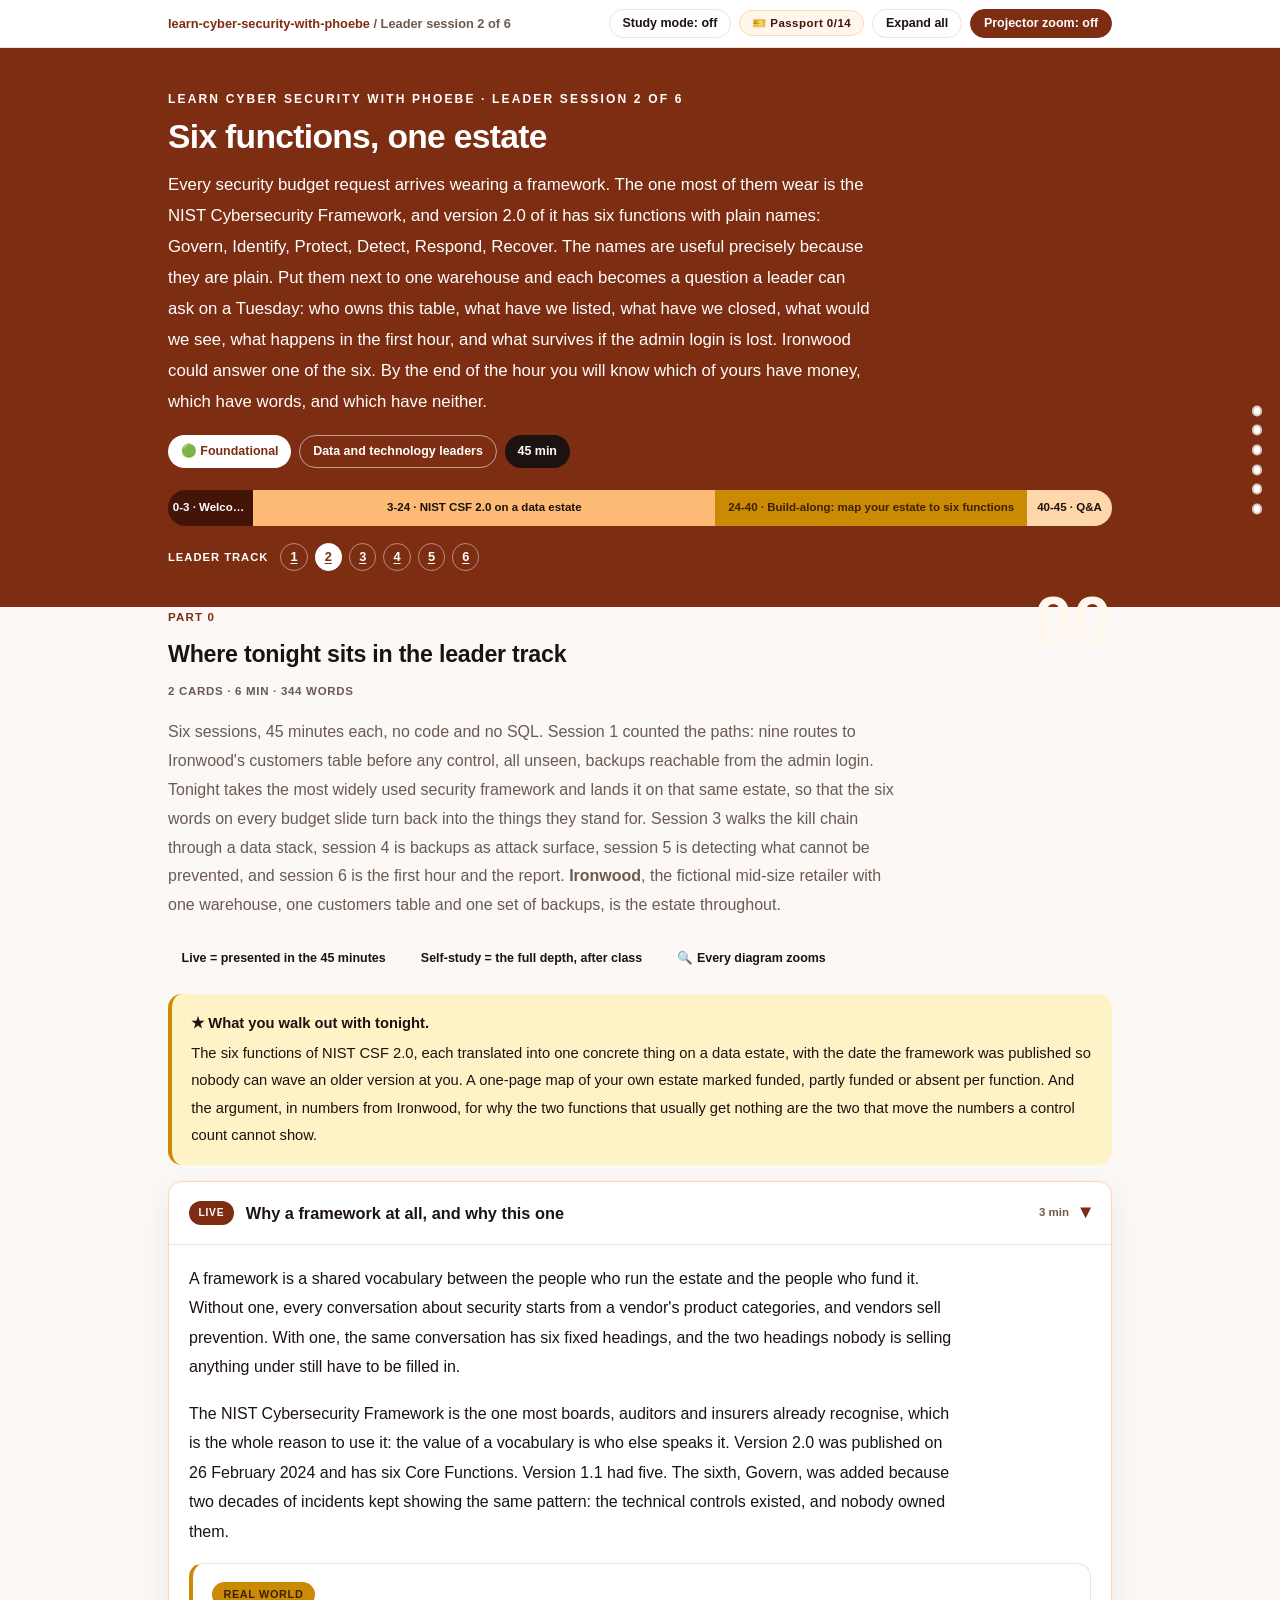
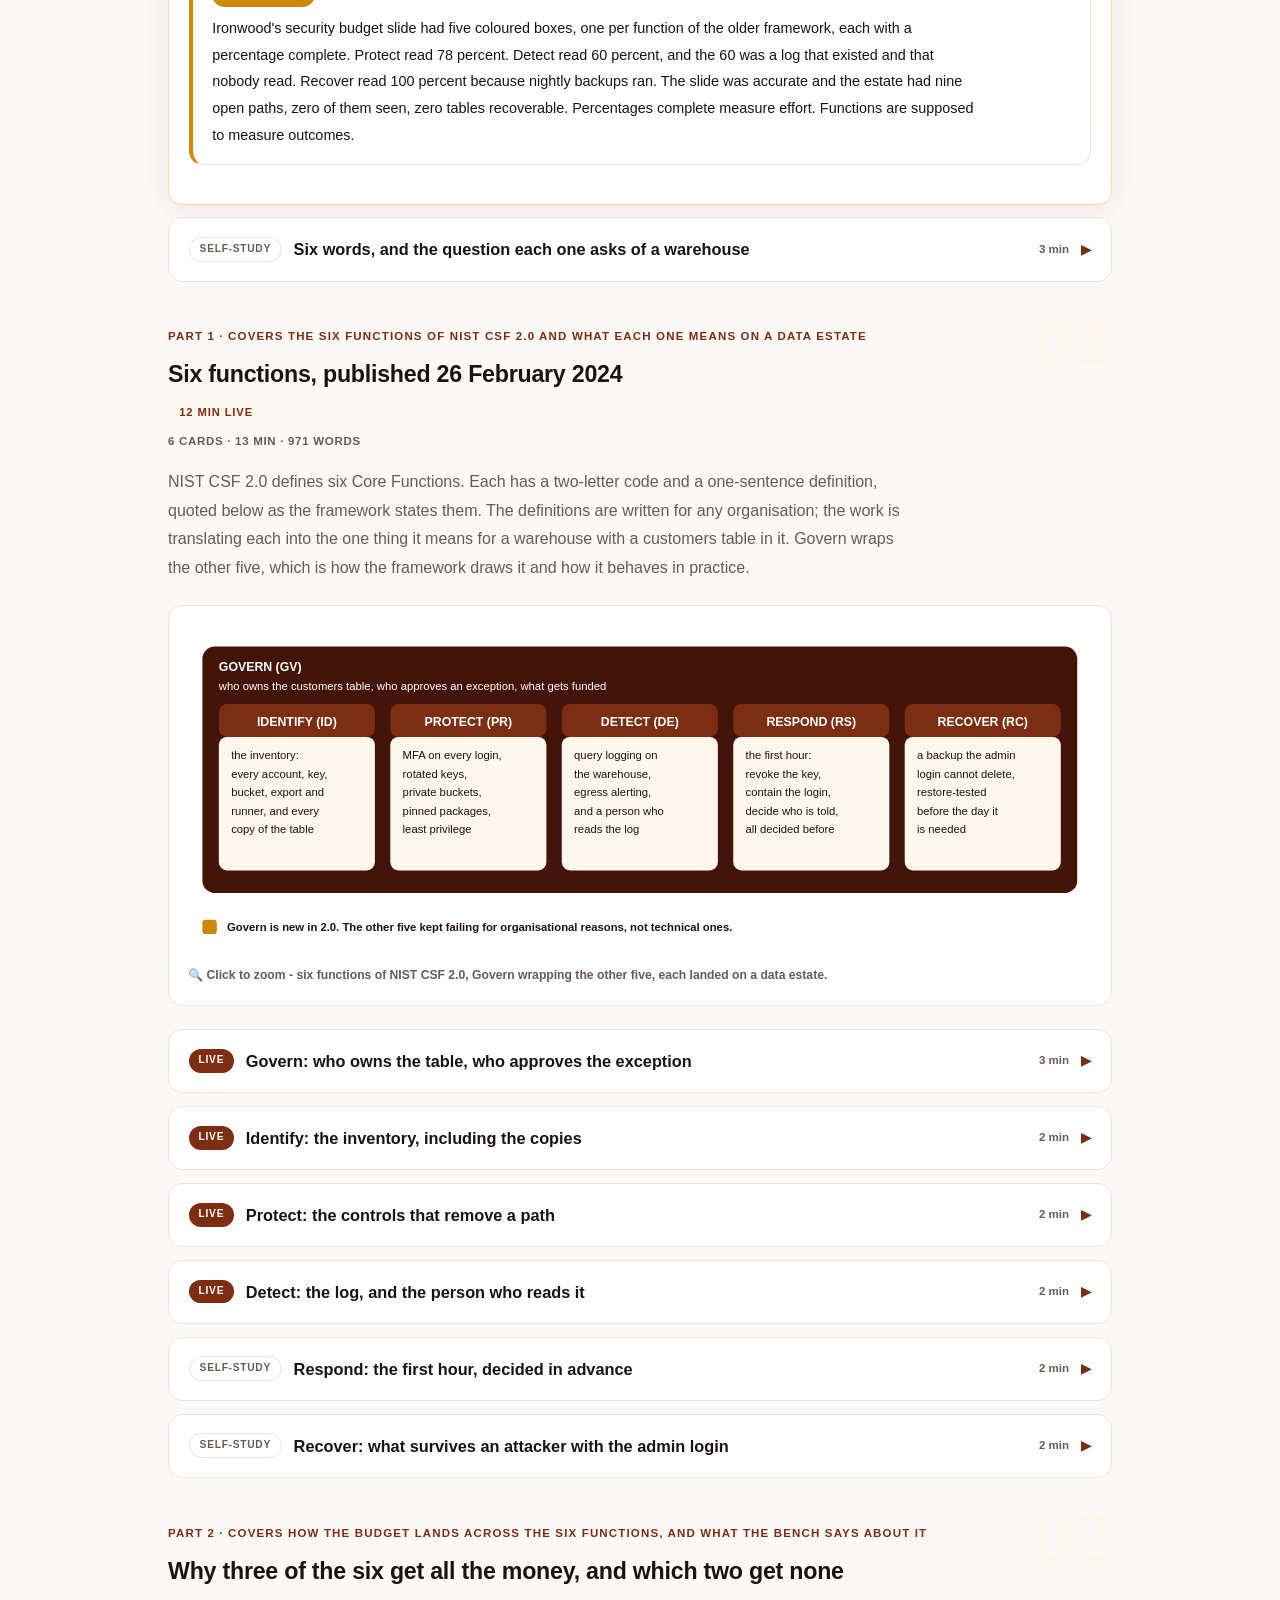
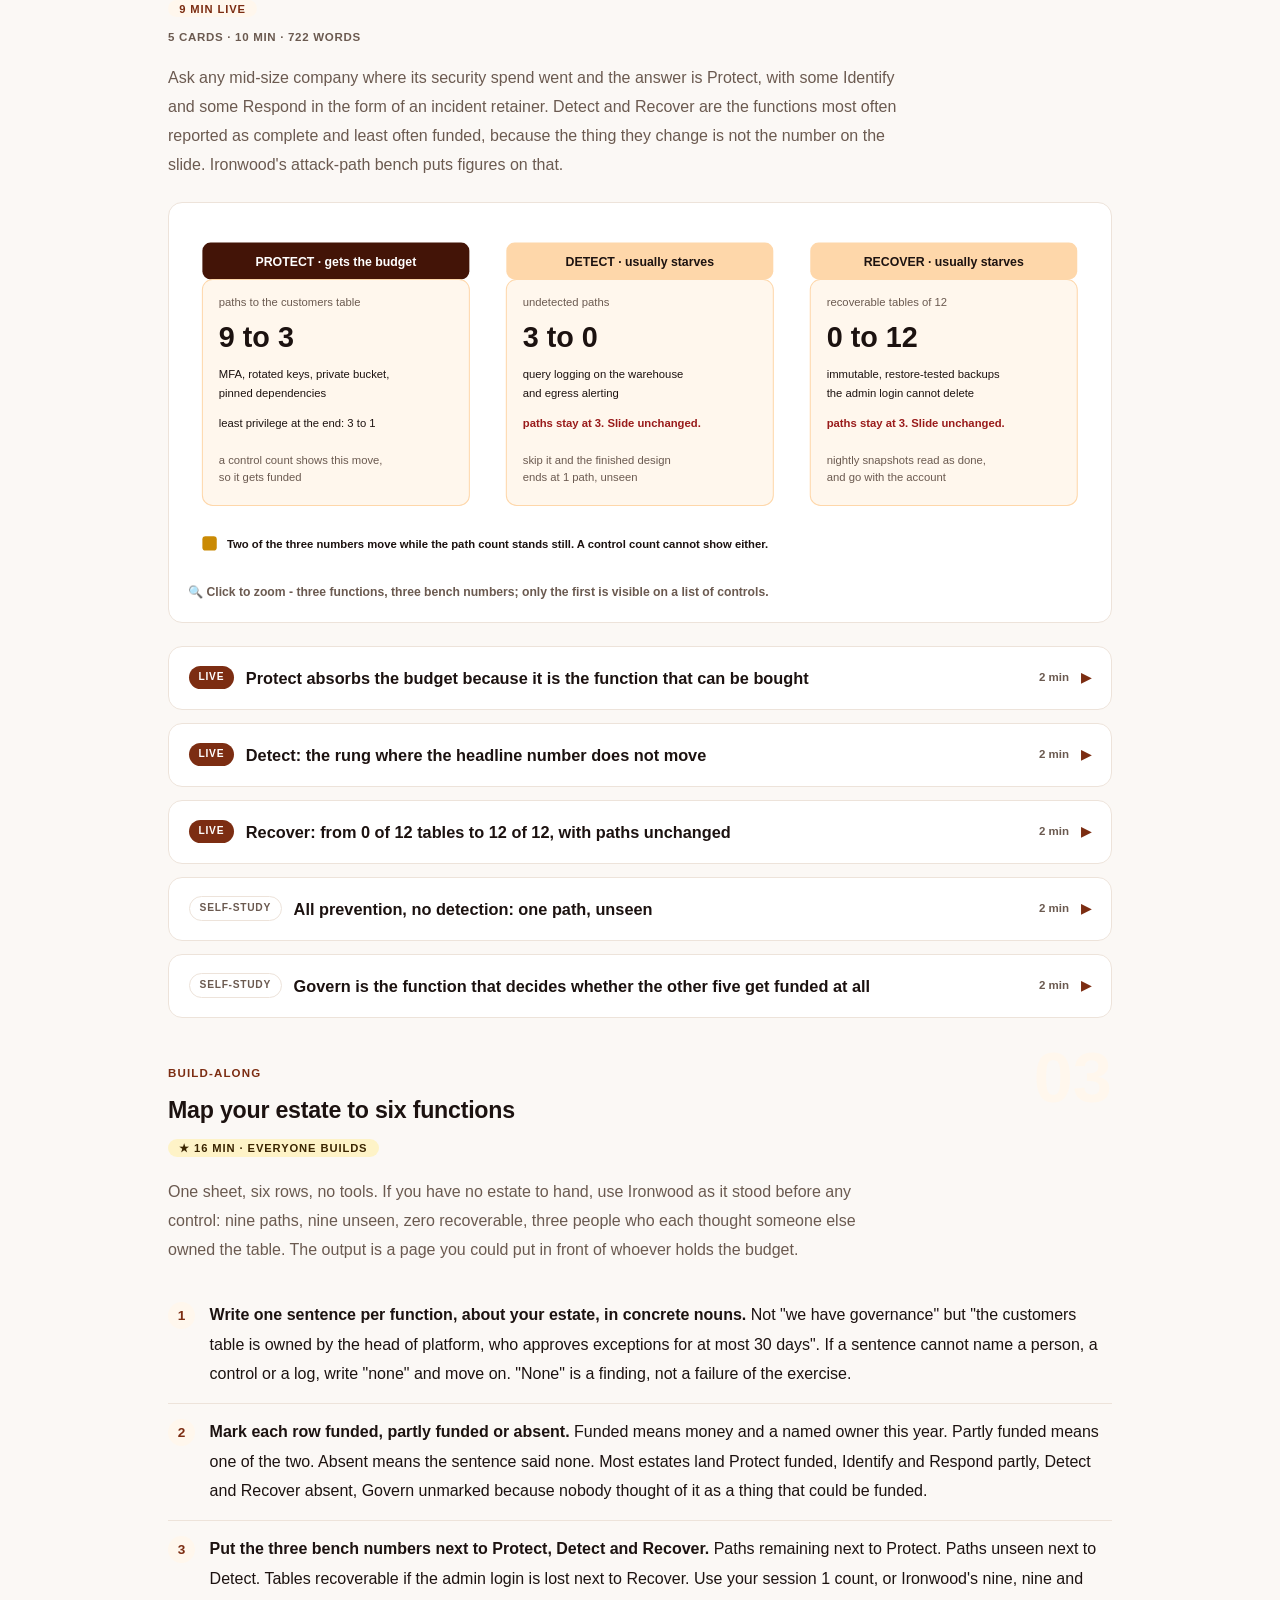
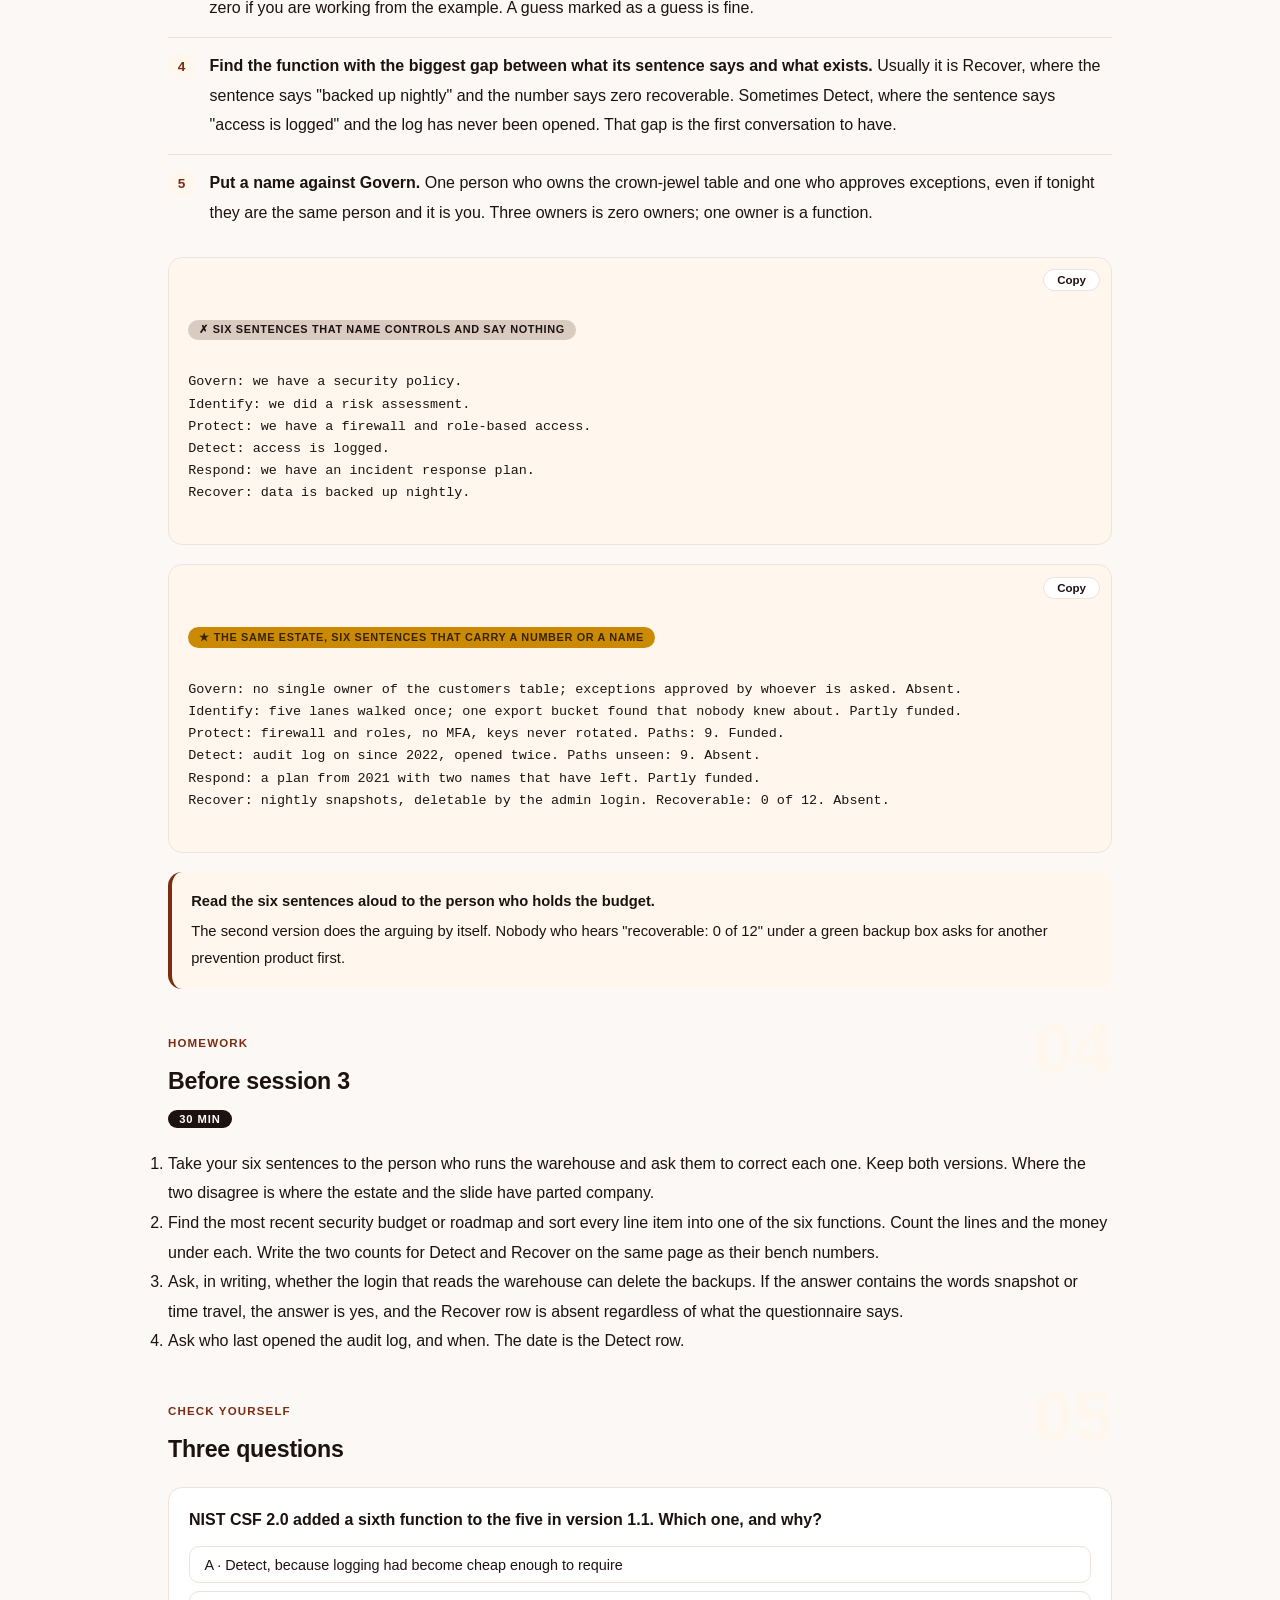
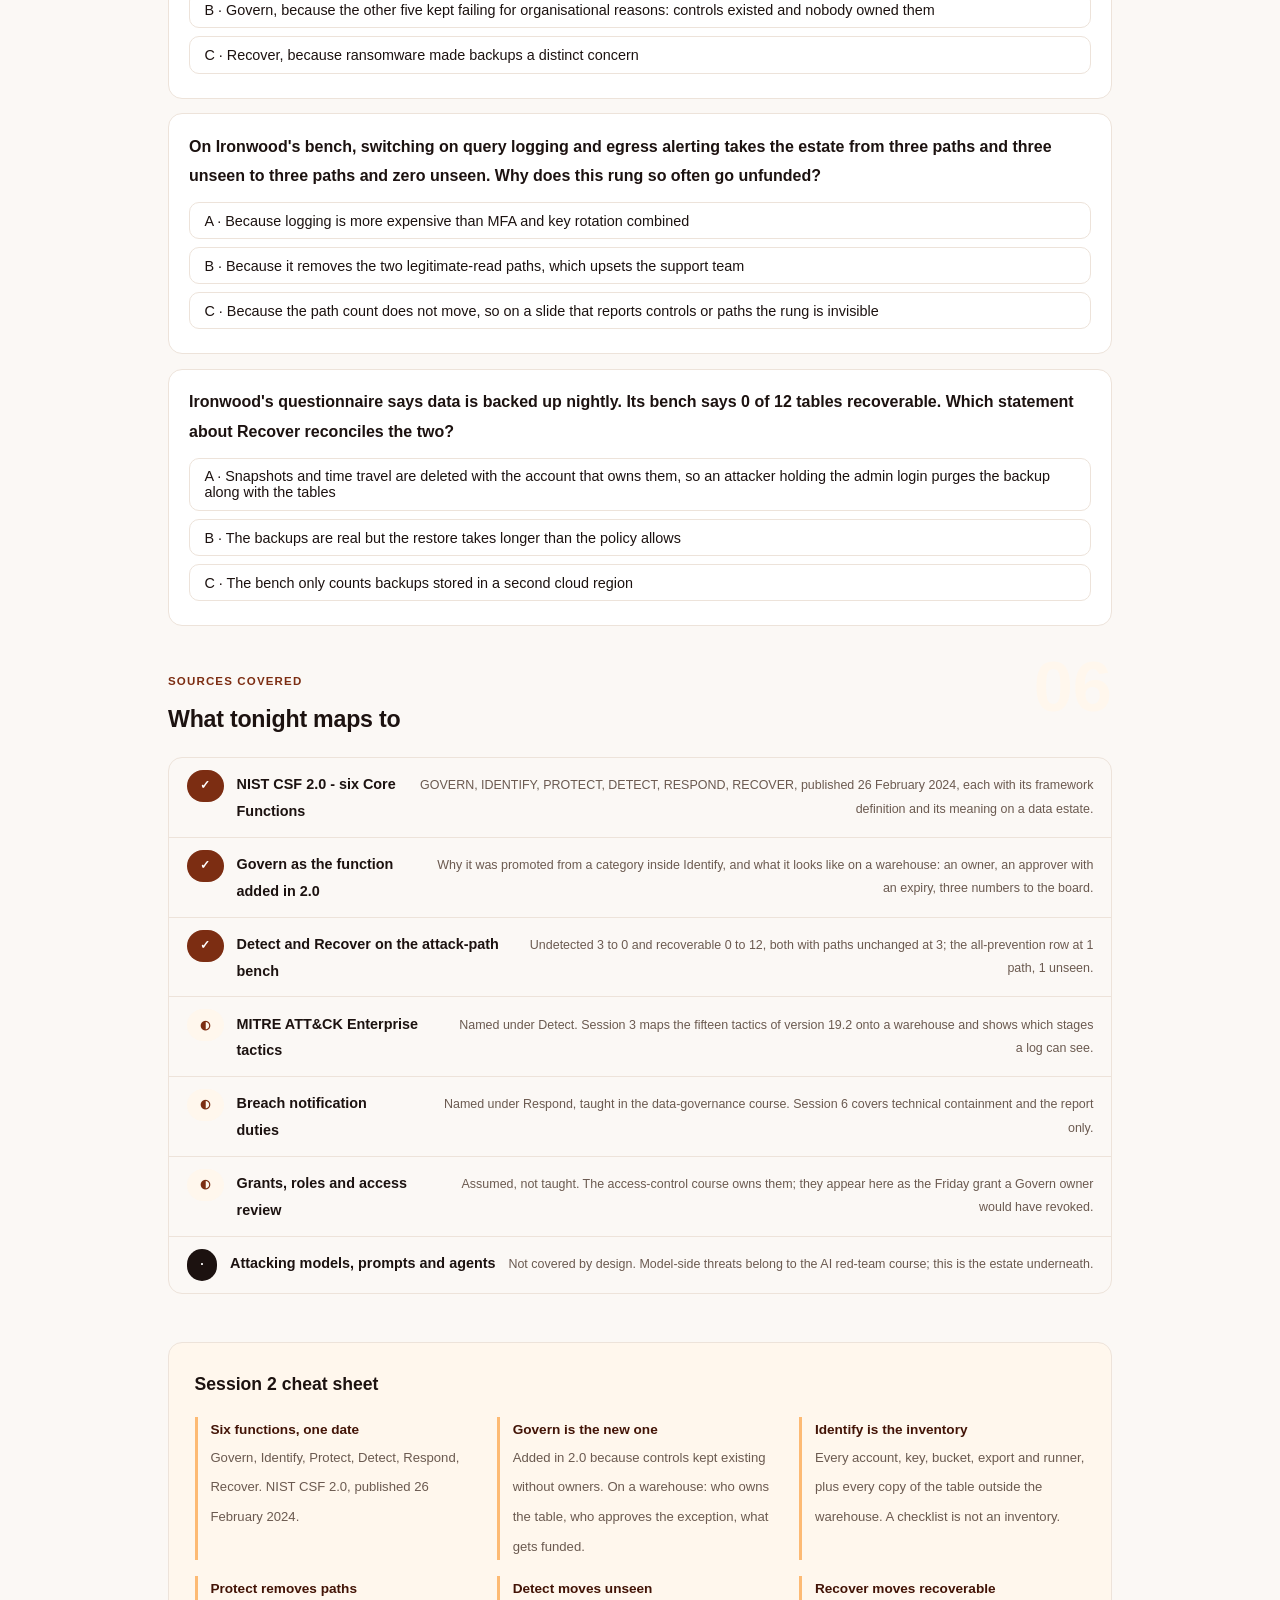
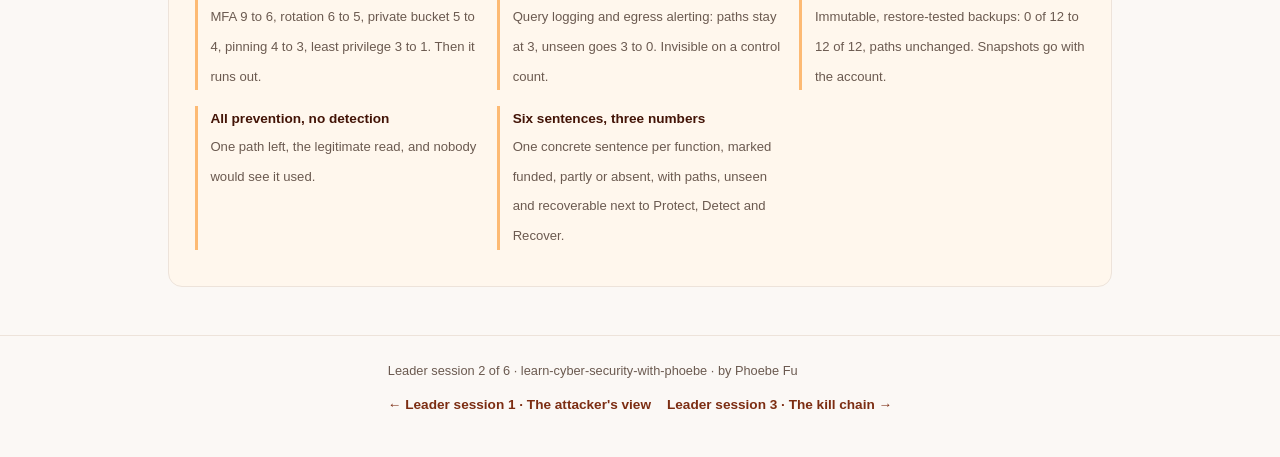
<file: courses/a2-six-functions.html>
<!DOCTYPE html>
<html lang="en">
<head>
<meta charset="UTF-8">
<meta name="viewport" content="width=device-width, initial-scale=1.0">
<!-- social:start -->
<meta name="description" content="Leader session 2 of 6. The six functions of NIST CSF 2.0 put onto one data estate: who owns the customers table, what is inventoried, what is protected, what is logged, what happens in the first hour, and what survives an attacker with the admin login. Why three functions get the budget and two get none.">
<meta property="og:type" content="article">
<meta property="og:site_name" content="Learn with Phoebe">
<meta property="og:title" content="Six functions, one estate - learn cyber security with phoebe">
<meta property="og:description" content="Leader session 2 of 6. Govern, Identify, Protect, Detect, Respond, Recover, each landed on a warehouse, and the two that starve.">
<meta property="og:url" content="https://phoebefu6.github.io/learn-cyber-security-with-phoebe/courses/a2-six-functions.html">
<meta property="og:image" content="https://phoebefu6.github.io/learn-cyber-security-with-phoebe/assets/og-cover.png">
<meta property="og:image:width" content="1200">
<meta property="og:image:height" content="630">
<meta name="twitter:card" content="summary_large_image">
<meta name="twitter:title" content="Six functions, one estate - learn cyber security with phoebe">
<meta name="twitter:description" content="NIST CSF 2.0 on a data estate: the three functions that absorb the money, the two that move numbers a control count cannot show.">
<meta name="twitter:image" content="https://phoebefu6.github.io/learn-cyber-security-with-phoebe/assets/og-cover.png">
<!-- social:end -->
<title>Leader session 2 · Six functions, one estate - learn cyber security with phoebe</title>
<link rel="stylesheet" href="../assets/style.css?v=23">
</head>
<body>

<div class="toolbar">
  <div class="wrap">
    <span class="crumb"><a href="../index.html">learn-cyber-security-with-phoebe</a> / Leader session 2 of 6</span>
    <button class="btn" id="toggle-all" type="button">Expand all</button>
    <button class="btn primary" id="zoom-toggle" type="button">Projector zoom: off</button>
  </div>
</div>

<header class="masthead">
  <div class="wrap">
    <div class="eyebrow">Learn Cyber Security with Phoebe · Leader session 2 of 6</div>
    <h1>Six functions, <span class="accent">one estate</span></h1>
    <p class="sub">Every security budget request arrives wearing a framework. The one most of them wear is the NIST Cybersecurity Framework, and version 2.0 of it has six functions with plain names: Govern, Identify, Protect, Detect, Respond, Recover. The names are useful precisely because they are plain. Put them next to one warehouse and each becomes a question a leader can ask on a Tuesday: who owns this table, what have we listed, what have we closed, what would we see, what happens in the first hour, and what survives if the admin login is lost. Ironwood could answer one of the six. By the end of the hour you will know which of yours have money, which have words, and which have neither.</p>
    <div class="chip-row">
      <span class="chip level">🟢 Foundational</span>
      <span class="chip audience">Data and technology leaders</span>
      <span class="chip time">45 min</span>
    </div>
    <div class="agenda">
      <span class="a1" style="flex:1">0-3 · Welcome</span>
      <span class="a2" style="flex:6">3-24 · NIST CSF 2.0 on a data estate</span>
      <span class="a3" style="flex:4">24-40 · Build-along: map your estate to six functions</span>
      <span class="a4" style="flex:1">40-45 · Q&amp;A</span>
    </div>
  </div>
</header>

<main class="wrap">

  <!-- ============ INTRO ============ -->
  <section class="section" id="intro">
    <div class="section-kicker">
      <span class="klabel">Part 0</span>
      <h2>Where tonight sits in the leader track</h2>
    </div>
    <p class="lede">Six sessions, 45 minutes each, no code and no SQL. Session 1 counted the paths: nine routes to Ironwood's customers table before any control, all unseen, backups reachable from the admin login. Tonight takes the most widely used security framework and lands it on that same estate, so that the six words on every budget slide turn back into the things they stand for. Session 3 walks the kill chain through a data stack, session 4 is backups as attack surface, session 5 is detecting what cannot be prevented, and session 6 is the first hour and the report. <strong>Ironwood</strong>, the fictional mid-size retailer with one warehouse, one customers table and one set of backups, is the estate throughout.</p>

    <div class="legend">
      <span class="pill">Live = presented in the 45 minutes</span>
      <span class="pill">Self-study = the full depth, after class</span>
      <span class="pill">🔍 Every diagram zooms</span>
    </div>

    <div class="callout win">
      <p><strong>★ What you walk out with tonight.</strong> The six functions of NIST CSF 2.0, each translated into one concrete thing on a data estate, with the date the framework was published so nobody can wave an older version at you. A one-page map of your own estate marked funded, partly funded or absent per function. And the argument, in numbers from Ironwood, for why the two functions that usually get nothing are the two that move the numbers a control count cannot show.</p>
    </div>

    <details class="card" open>
      <summary><span class="mode live">Live</span>Why a framework at all, and why this one<span class="mini">3 min</span><span class="caret">▶</span></summary>
      <div class="body">
        <p>A framework is a shared vocabulary between the people who run the estate and the people who fund it. Without one, every conversation about security starts from a vendor's product categories, and vendors sell prevention. With one, the same conversation has six fixed headings, and the two headings nobody is selling anything under still have to be filled in.</p>
        <p>The NIST Cybersecurity Framework is the one most boards, auditors and insurers already recognise, which is the whole reason to use it: the value of a vocabulary is who else speaks it. Version 2.0 was published on 26 February 2024 and has six Core Functions. Version 1.1 had five. The sixth, Govern, was added because two decades of incidents kept showing the same pattern: the technical controls existed, and nobody owned them.</p>
        <div class="callout example">
          <span class="ex-pill">Real world</span>
          <p>Ironwood's security budget slide had five coloured boxes, one per function of the older framework, each with a percentage complete. Protect read 78 percent. Detect read 60 percent, and the 60 was a log that existed and that nobody read. Recover read 100 percent because nightly backups ran. The slide was accurate and the estate had nine open paths, zero of them seen, zero tables recoverable. Percentages complete measure effort. Functions are supposed to measure outcomes.</p>
        </div>
      </div>
    </details>

    <details class="card">
      <summary><span class="mode self">Self-study</span>Six words, and the question each one asks of a warehouse<span class="mini">3 min</span><span class="caret">▶</span></summary>
      <div class="body">
        <ul>
          <li><strong>Govern</strong> - who owns the customers table, who may approve an exception to a rule, and who decides what gets funded.</li>
          <li><strong>Identify</strong> - what exists. Every account, key, bucket, export and runner that can reach the table, and every copy of the table that lives outside the warehouse.</li>
          <li><strong>Protect</strong> - what has been closed. The controls that remove a path: MFA, key rotation, private buckets, pinned dependencies, least privilege.</li>
          <li><strong>Detect</strong> - what would be seen. The query log and the egress alert, and the person who reads them.</li>
          <li><strong>Respond</strong> - what happens in the first hour after something is seen: which credential is revoked, what is isolated, who is told.</li>
          <li><strong>Recover</strong> - what survives an attacker who reaches the admin login. A copy of the data that login cannot delete, and proof that it restores.</li>
        </ul>
      </div>
    </details>
  </section>

  <!-- ============ PART 1 ============ -->
  <section class="section" id="part-1">
    <div class="section-kicker">
      <span class="klabel">Part 1 · covers the six functions of NIST CSF 2.0 and what each one means on a data estate</span>
      <h2>Six functions, published 26 February 2024</h2>
      <span class="tag concept">12 min live</span>
    </div>
    <p class="lede">NIST CSF 2.0 defines six Core Functions. Each has a two-letter code and a one-sentence definition, quoted below as the framework states them. The definitions are written for any organisation; the work is translating each into the one thing it means for a warehouse with a customers table in it. Govern wraps the other five, which is how the framework draws it and how it behaves in practice.</p>

    <figure class="zoomable">
      <svg viewBox="0 0 880 320" xmlns="http://www.w3.org/2000/svg" role="img" aria-label="The six functions of NIST CSF 2.0 drawn as a row of five tiles, Identify, Protect, Detect, Respond and Recover, wrapped by a band labelled Govern. Each tile carries its meaning on a data estate.">
        <style>
          .a2aT { font: 800 12px Inter, sans-serif; fill: #fff; }
          .a2aS { font: 400 11px Inter, sans-serif; fill: #fff; }
          .a2aB { font: 400 11px Inter, sans-serif; fill: #1C1210; }
          .a2aN { font: 700 11px Inter, sans-serif; fill: #1C1210; }
        </style>

        <rect x="14" y="20" width="852" height="240" rx="12" fill="#431407"></rect>
        <text class="a2aT" x="30" y="44">GOVERN (GV)</text>
        <text class="a2aS" x="30" y="62">who owns the customers table, who approves an exception, what gets funded</text>

        <rect x="30" y="76" width="152" height="32" rx="8" fill="#7C2D12"></rect>
        <text class="a2aT" x="106" y="97" text-anchor="middle">IDENTIFY (ID)</text>
        <rect x="30" y="108" width="152" height="130" rx="8" fill="#FFF7ED"></rect>
        <text class="a2aB" x="42" y="130">the inventory:</text>
        <text class="a2aB" x="42" y="148">every account, key,</text>
        <text class="a2aB" x="42" y="166">bucket, export and</text>
        <text class="a2aB" x="42" y="184">runner, and every</text>
        <text class="a2aB" x="42" y="202">copy of the table</text>

        <rect x="197" y="76" width="152" height="32" rx="8" fill="#7C2D12"></rect>
        <text class="a2aT" x="273" y="97" text-anchor="middle">PROTECT (PR)</text>
        <rect x="197" y="108" width="152" height="130" rx="8" fill="#FFF7ED"></rect>
        <text class="a2aB" x="209" y="130">MFA on every login,</text>
        <text class="a2aB" x="209" y="148">rotated keys,</text>
        <text class="a2aB" x="209" y="166">private buckets,</text>
        <text class="a2aB" x="209" y="184">pinned packages,</text>
        <text class="a2aB" x="209" y="202">least privilege</text>

        <rect x="364" y="76" width="152" height="32" rx="8" fill="#7C2D12"></rect>
        <text class="a2aT" x="440" y="97" text-anchor="middle">DETECT (DE)</text>
        <rect x="364" y="108" width="152" height="130" rx="8" fill="#FFF7ED"></rect>
        <text class="a2aB" x="376" y="130">query logging on</text>
        <text class="a2aB" x="376" y="148">the warehouse,</text>
        <text class="a2aB" x="376" y="166">egress alerting,</text>
        <text class="a2aB" x="376" y="184">and a person who</text>
        <text class="a2aB" x="376" y="202">reads the log</text>

        <rect x="531" y="76" width="152" height="32" rx="8" fill="#7C2D12"></rect>
        <text class="a2aT" x="607" y="97" text-anchor="middle">RESPOND (RS)</text>
        <rect x="531" y="108" width="152" height="130" rx="8" fill="#FFF7ED"></rect>
        <text class="a2aB" x="543" y="130">the first hour:</text>
        <text class="a2aB" x="543" y="148">revoke the key,</text>
        <text class="a2aB" x="543" y="166">contain the login,</text>
        <text class="a2aB" x="543" y="184">decide who is told,</text>
        <text class="a2aB" x="543" y="202">all decided before</text>

        <rect x="698" y="76" width="152" height="32" rx="8" fill="#7C2D12"></rect>
        <text class="a2aT" x="774" y="97" text-anchor="middle">RECOVER (RC)</text>
        <rect x="698" y="108" width="152" height="130" rx="8" fill="#FFF7ED"></rect>
        <text class="a2aB" x="710" y="130">a backup the admin</text>
        <text class="a2aB" x="710" y="148">login cannot delete,</text>
        <text class="a2aB" x="710" y="166">restore-tested</text>
        <text class="a2aB" x="710" y="184">before the day it</text>
        <text class="a2aB" x="710" y="202">is needed</text>

        <rect x="14" y="286" width="14" height="14" rx="3" fill="#CA8A04"></rect>
        <text class="a2aN" x="38" y="297">Govern is new in 2.0. The other five kept failing for organisational reasons, not technical ones.</text>
      </svg>
      <figcaption>🔍 Click to zoom - six functions of NIST CSF 2.0, Govern wrapping the other five, each landed on a data estate.</figcaption>
    </figure>

    <details class="card">
      <summary><span class="mode live">Live</span>Govern: who owns the table, who approves the exception<span class="mini">3 min</span><span class="caret">▶</span></summary>
      <div class="body">
        <p><strong>GOVERN (GV)</strong> - the organization's cybersecurity risk management strategy, expectations and policy are established, communicated and monitored. On a data estate this is three names. Who owns the customers table, meaning who answers for it when it is read by the wrong person. Who may approve an exception to a rule, such as granting an analyst the admin role to unblock a Friday deployment, and for how long. And who decides which of the other five functions gets money this year.</p>
        <p>Govern is the function that was added in version 2.0. In the 1.1 framework governance sat as a category inside Identify, and in practice it was treated as paperwork. The reason it was promoted is visible in almost every post-incident report: the technical control existed and was switched off, bypassed or never finished, because no named person owned the outcome. Ironwood's Friday admin grant was a Protect failure on the day and a Govern failure for the two years it stayed in place. Nobody had been given the job of taking grants back.</p>
        <div class="callout example">
          <span class="ex-pill">Real world</span>
          <p>Asked who owned the customers table, Ironwood produced three answers: the platform team, because they ran the warehouse; marketing, because they used it most; and the data protection officer, because the policy named them. Three owners is zero owners. The export bucket that copied the table nightly had been created by none of the three and was known to none of them.</p>
        </div>
      </div>
    </details>

    <details class="card">
      <summary><span class="mode live">Live</span>Identify: the inventory, including the copies<span class="mini">2 min</span><span class="caret">▶</span></summary>
      <div class="body">
        <p><strong>IDENTIFY (ID)</strong> - the organization's current cybersecurity risks are understood. On a data estate this is the inventory the builder track draws in its first session: every account, key, bucket, export and runner that can reach the crown-jewel table, written as nodes and edges, and every copy of that table living outside the warehouse. Understanding the risk means being able to count the paths, which means having listed the things the paths run through.</p>
        <p>Identify is where a checklist and a graph part ways. Ironwood's hardening checklist was 31 of 40 items green, and the door that mattered, a service key in a public repository two years old and still valid, was on no line of it. An inventory that skips the credential lane, or the storage lane where the export bucket lives, produces a confident number that is wrong. Nine paths is the honest count for Ironwood, and it took one afternoon of walking five lanes to reach it.</p>
      </div>
    </details>

    <details class="card">
      <summary><span class="mode live">Live</span>Protect: the controls that remove a path<span class="mini">2 min</span><span class="caret">▶</span></summary>
      <div class="body">
        <p><strong>PROTECT (PR)</strong> - safeguards to manage the organization's cybersecurity risks are used. On a data estate, Protect is the short list of controls that each remove at least one path from the graph. MFA on every human login takes Ironwood from nine paths to six. Rotating service keys and expiring the old ones, six to five. Making the export bucket private, five to four. Pinning and verifying every dependency the pipelines run, four to three. Least privilege on the analyst role, at the end, three to one.</p>
        <p>Protect is the function everyone recognises, because it is the one that maps onto products and the one the questionnaire asks about. It is also the function that runs out: after all of it, one path remains, the support agent's legitimate read of a customer record, and no Protect control can remove it without stopping the work.</p>
      </div>
    </details>

    <details class="card">
      <summary><span class="mode live">Live</span>Detect: the log, and the person who reads it<span class="mini">2 min</span><span class="caret">▶</span></summary>
      <div class="body">
        <p><strong>DETECT (DE)</strong> - possible cybersecurity attacks and compromises are found and analyzed. On a data estate this is two logs and one person. Query logging on the warehouse records every read of the customers table, whoever made it. Egress alerting watches the point where data leaves, so that a copy to an external stage raises a flag. The person is the part most estates skip: a log nobody reads detects nothing, and Ironwood's audit log had been switched on for four years and opened twice.</p>
        <p>Detect changes a number that Protect cannot touch. With every Protect control on except least privilege, Ironwood has three paths, three of them unseen. Query logging and egress alerting leave the count at three and take unseen from three to zero. The path count did not move, which is exactly why this rung is so often skipped, and exactly why session 5 exists.</p>
      </div>
    </details>

    <details class="card">
      <summary><span class="mode self">Self-study</span>Respond: the first hour, decided in advance<span class="mini">2 min</span><span class="caret">▶</span></summary>
      <div class="body">
        <p><strong>RESPOND (RS)</strong> - actions regarding a detected cybersecurity incident are taken. On a data estate the first hour is a short list of decisions that are far easier to make before the hour than during it. Which credential is revoked first, and what breaks when it is. Whether the warehouse is taken offline, and who may say so. Which log is preserved before anyone touches anything. Who inside the company is told, and who outside.</p>
        <p>The last decision, who outside must be notified and by when, is a matter of law and regulation and belongs to the data-governance course, where breach notification duties are taught properly. Session 6 covers the technical containment decisions and the report that follows. What Respond asks of a leader tonight is one thing: that the list exists, on paper, with names, before it is needed.</p>
      </div>
    </details>

    <details class="card">
      <summary><span class="mode self">Self-study</span>Recover: what survives an attacker with the admin login<span class="mini">2 min</span><span class="caret">▶</span></summary>
      <div class="body">
        <p><strong>RECOVER (RC)</strong> - assets and operations affected by a cybersecurity incident are restored. On a data estate this is one question with an uncomfortable usual answer: can the login that reads the warehouse also delete the backups? Warehouse time travel and snapshots are kept by the account that owns them, so an attacker holding the admin login purges them along with the tables. They are a convenience against mistakes, not a backup against the account being taken.</p>
        <p>The professional norm is a copy the admin login cannot delete, stored where the warehouse's own credentials do not reach, immutable for a fixed retention, and restored from on a schedule to prove it works. At Ironwood that control takes recoverable tables from 0 of 12 to 12 of 12. It moves nothing on the path count. Session 4 is about this function alone.</p>
      </div>
    </details>
  </section>

  <!-- ============ PART 2 ============ -->
  <section class="section" id="part-2">
    <div class="section-kicker">
      <span class="klabel">Part 2 · covers how the budget lands across the six functions, and what the bench says about it</span>
      <h2>Why three of the six get all the money, and which two get none</h2>
      <span class="tag concept">9 min live</span>
    </div>
    <p class="lede">Ask any mid-size company where its security spend went and the answer is Protect, with some Identify and some Respond in the form of an incident retainer. Detect and Recover are the functions most often reported as complete and least often funded, because the thing they change is not the number on the slide. Ironwood's attack-path bench puts figures on that.</p>

    <figure class="zoomable">
      <svg viewBox="0 0 880 340" xmlns="http://www.w3.org/2000/svg" role="img" aria-label="Three tiles for Protect, Detect and Recover. Protect moves paths from 9 to 3. Detect moves undetected paths from 3 to 0 with paths unchanged. Recover moves recoverable tables from 0 to 12 with paths unchanged. A note says a control count can show only the first.">
        <style>
          .a2bT { font: 800 12px Inter, sans-serif; fill: #fff; }
          .a2bH { font: 800 12px Inter, sans-serif; fill: #1C1210; }
          .a2bK { font: 800 28px Inter, sans-serif; fill: #1C1210; }
          .a2bB { font: 400 11px Inter, sans-serif; fill: #1C1210; }
          .a2bM { font: 400 11px Inter, sans-serif; fill: #6B5A50; }
          .a2bR { font: 800 11px Inter, sans-serif; fill: #991B1B; }
          .a2bN { font: 700 11px Inter, sans-serif; fill: #1C1210; }
        </style>

        <rect x="14" y="20" width="260" height="36" rx="8" fill="#431407"></rect>
        <text class="a2bT" x="144" y="43" text-anchor="middle">PROTECT · gets the budget</text>
        <rect x="14" y="56" width="260" height="220" rx="10" fill="#FFF7ED" stroke="#FED7AA"></rect>
        <text class="a2bM" x="30" y="82">paths to the customers table</text>
        <text class="a2bK" x="30" y="122">9 to 3</text>
        <text class="a2bB" x="30" y="152">MFA, rotated keys, private bucket,</text>
        <text class="a2bB" x="30" y="170">pinned dependencies</text>
        <text class="a2bB" x="30" y="200">least privilege at the end: 3 to 1</text>
        <text class="a2bM" x="30" y="236">a control count shows this move,</text>
        <text class="a2bM" x="30" y="252">so it gets funded</text>

        <rect x="310" y="20" width="260" height="36" rx="8" fill="#FED7AA"></rect>
        <text class="a2bH" x="440" y="43" text-anchor="middle">DETECT · usually starves</text>
        <rect x="310" y="56" width="260" height="220" rx="10" fill="#FFF7ED" stroke="#FED7AA"></rect>
        <text class="a2bM" x="326" y="82">undetected paths</text>
        <text class="a2bK" x="326" y="122">3 to 0</text>
        <text class="a2bB" x="326" y="152">query logging on the warehouse</text>
        <text class="a2bB" x="326" y="170">and egress alerting</text>
        <text class="a2bR" x="326" y="200">paths stay at 3. Slide unchanged.</text>
        <text class="a2bM" x="326" y="236">skip it and the finished design</text>
        <text class="a2bM" x="326" y="252">ends at 1 path, unseen</text>

        <rect x="606" y="20" width="260" height="36" rx="8" fill="#FED7AA"></rect>
        <text class="a2bH" x="736" y="43" text-anchor="middle">RECOVER · usually starves</text>
        <rect x="606" y="56" width="260" height="220" rx="10" fill="#FFF7ED" stroke="#FED7AA"></rect>
        <text class="a2bM" x="622" y="82">recoverable tables of 12</text>
        <text class="a2bK" x="622" y="122">0 to 12</text>
        <text class="a2bB" x="622" y="152">immutable, restore-tested backups</text>
        <text class="a2bB" x="622" y="170">the admin login cannot delete</text>
        <text class="a2bR" x="622" y="200">paths stay at 3. Slide unchanged.</text>
        <text class="a2bM" x="622" y="236">nightly snapshots read as done,</text>
        <text class="a2bM" x="622" y="252">and go with the account</text>

        <rect x="14" y="306" width="14" height="14" rx="3" fill="#CA8A04"></rect>
        <text class="a2bN" x="38" y="317">Two of the three numbers move while the path count stands still. A control count cannot show either.</text>
      </svg>
      <figcaption>🔍 Click to zoom - three functions, three bench numbers; only the first is visible on a list of controls.</figcaption>
    </figure>

    <details class="card">
      <summary><span class="mode live">Live</span>Protect absorbs the budget because it is the function that can be bought<span class="mini">2 min</span><span class="caret">▶</span></summary>
      <div class="body">
        <p>Three things pull spend toward Protect. It is the function vendors sell, so every proposal that arrives is a Protect proposal. It is the function the questionnaire asks about, so it is the one that produces a defensible sentence. And it is the function whose progress a control count can show: MFA on, keys rotated, bucket private, four items green. Ironwood spent on Protect for three years and the spend was not wasted; it took nine paths to three.</p>
        <p>The problem is not that Protect is funded. It is that the count of controls switched on is taken as the measure of the whole programme, and two of the six functions move nothing on that count no matter how well they are done.</p>
      </div>
    </details>

    <details class="card">
      <summary><span class="mode live">Live</span>Detect: the rung where the headline number does not move<span class="mini">2 min</span><span class="caret">▶</span></summary>
      <div class="body">
        <p>Read Ironwood's bench from the top. Nothing on: nine paths, nine unseen. MFA: six and six. Key rotation: five and five. Private bucket: four and four. Pinned dependencies: three and three. Then query logging and egress alerting: three paths, and zero unseen. The path count did not change by one. On a slide that reports controls or paths, that rung is invisible, which is why in most estates it never gets built.</p>
        <p>What it changed is the only thing that matters about the three paths that remain. Before it, an attacker completing any of them finishes and nobody knows. After it, every one of them crosses a logged edge. Detect is the function that turns a residual path from a silent loss into an incident someone can respond to, and it is the only function that can do anything at all about the two legitimate-read paths that Protect can never close.</p>
      </div>
    </details>

    <details class="card">
      <summary><span class="mode live">Live</span>Recover: from 0 of 12 tables to 12 of 12, with paths unchanged<span class="mini">2 min</span><span class="caret">▶</span></summary>
      <div class="body">
        <p>The next rung on the bench is immutable, restore-tested backups. Paths stay at three, unseen stays at zero, and recoverable tables go from 0 of 12 to 12 of 12. Again nothing visible on a control-count slide, and again the only number that would matter on a particular Monday morning.</p>
        <p>Recover starves for a different reason than Detect. Detect is skipped because it looks like nothing happened. Recover is skipped because it looks like it is already done: nightly snapshots run, the backup line on the questionnaire says yes, and nobody asks whether the same login that reads the warehouse can delete the copy. At Ironwood it could. The recoverable count was zero for the whole time the backup box was ticked.</p>
        <div class="callout example">
          <span class="ex-pill">Real world</span>
          <p>Ironwood's restore drill, when it was finally run, took four hours longer than the recovery-time objective in the policy, because nobody had restored the largest table since the warehouse was migrated and the storage tier it sat on had changed. That gap had been invisible for two years, under a green box, because a backup that has not been restored from is a hypothesis.</p>
        </div>
      </div>
    </details>

    <details class="card">
      <summary><span class="mode self">Self-study</span>All prevention, no detection: one path, unseen<span class="mini">2 min</span><span class="caret">▶</span></summary>
      <div class="body">
        <p>The bench has a row for an estate that funds Protect and Recover completely and Detect not at all. Every prevention control on, immutable backups on, no logging: one path to the customers table, one unseen, 12 of 12 recoverable. The one path is the support agent's legitimate read, the path no prevention control can remove. Without Detect it is also the path nobody would ever see used.</p>
        <p>That row is the argument in a single line. Prevention runs out before the paths do, and the path it leaves behind is exactly the one that only a log can defend. An estate that spends everything on Protect has, at its very best, one door it cannot close and has chosen not to watch.</p>
      </div>
    </details>

    <details class="card">
      <summary><span class="mode self">Self-study</span>Govern is the function that decides whether the other five get funded at all<span class="mini">2 min</span><span class="caret">▶</span></summary>
      <div class="body">
        <p>None of the above is a technical finding. Ironwood's platform team knew the audit log was unread and knew the snapshots went with the account. What was missing was a named person with the authority to say that the next pound goes to Detect and Recover rather than to the fifth Protect product, and a measure that would show the board why. That is Govern.</p>
        <p>The practical form of Govern on a data estate is short: an owner per crown-jewel table, an approver for every exception with an expiry date on the exception, and a reporting line that carries three numbers rather than a control count. Paths remaining, paths unseen, tables recoverable. Once those three numbers are what the board sees, Detect and Recover fund themselves, because they are the only functions that move two of them.</p>
      </div>
    </details>
  </section>

  <!-- ============ DEMO ============ -->
  <section class="section" id="demo-1">
    <div class="section-kicker">
      <span class="klabel">Build-along</span>
      <h2>Map your estate to six functions</h2>
      <span class="tag demo">★ 16 min · everyone builds</span>
    </div>
    <p class="lede">One sheet, six rows, no tools. If you have no estate to hand, use Ironwood as it stood before any control: nine paths, nine unseen, zero recoverable, three people who each thought someone else owned the table. The output is a page you could put in front of whoever holds the budget.</p>

    <div class="steps">
      <div class="step">
        <p><strong>Write one sentence per function, about your estate, in concrete nouns.</strong> Not "we have governance" but "the customers table is owned by the head of platform, who approves exceptions for at most 30 days". If a sentence cannot name a person, a control or a log, write "none" and move on. "None" is a finding, not a failure of the exercise.</p>
      </div>
      <div class="step">
        <p><strong>Mark each row funded, partly funded or absent.</strong> Funded means money and a named owner this year. Partly funded means one of the two. Absent means the sentence said none. Most estates land Protect funded, Identify and Respond partly, Detect and Recover absent, Govern unmarked because nobody thought of it as a thing that could be funded.</p>
      </div>
      <div class="step">
        <p><strong>Put the three bench numbers next to Protect, Detect and Recover.</strong> Paths remaining next to Protect. Paths unseen next to Detect. Tables recoverable if the admin login is lost next to Recover. Use your session 1 count, or Ironwood's nine, nine and zero if you are working from the example. A guess marked as a guess is fine.</p>
      </div>
      <div class="step">
        <p><strong>Find the function with the biggest gap between what its sentence says and what exists.</strong> Usually it is Recover, where the sentence says "backed up nightly" and the number says zero recoverable. Sometimes Detect, where the sentence says "access is logged" and the log has never been opened. That gap is the first conversation to have.</p>
      </div>
      <div class="step">
        <p><strong>Put a name against Govern.</strong> One person who owns the crown-jewel table and one who approves exceptions, even if tonight they are the same person and it is you. Three owners is zero owners; one owner is a function.</p>
      </div>
    </div>

    <div class="prompt-box bad">
      <span class="label">✗ Six sentences that name controls and say nothing</span>
Govern: we have a security policy.
Identify: we did a risk assessment.
Protect: we have a firewall and role-based access.
Detect: access is logged.
Respond: we have an incident response plan.
Recover: data is backed up nightly.
    </div>

    <div class="prompt-box good">
      <span class="label">★ The same estate, six sentences that carry a number or a name</span>
Govern: no single owner of the customers table; exceptions approved by whoever is asked. Absent.
Identify: five lanes walked once; one export bucket found that nobody knew about. Partly funded.
Protect: firewall and roles, no MFA, keys never rotated. Paths: 9. Funded.
Detect: audit log on since 2022, opened twice. Paths unseen: 9. Absent.
Respond: a plan from 2021 with two names that have left. Partly funded.
Recover: nightly snapshots, deletable by the admin login. Recoverable: 0 of 12. Absent.
    </div>

    <div class="callout tip">
      <p><strong>Read the six sentences aloud to the person who holds the budget.</strong> The second version does the arguing by itself. Nobody who hears "recoverable: 0 of 12" under a green backup box asks for another prevention product first.</p>
    </div>
  </section>

  <!-- ============ HOMEWORK ============ -->
  <section class="section" id="exercise">
    <div class="section-kicker">
      <span class="klabel">Homework</span>
      <h2>Before session 3</h2>
      <span class="tag exercise">30 min</span>
    </div>
    <ol>
      <li>Take your six sentences to the person who runs the warehouse and ask them to correct each one. Keep both versions. Where the two disagree is where the estate and the slide have parted company.</li>
      <li>Find the most recent security budget or roadmap and sort every line item into one of the six functions. Count the lines and the money under each. Write the two counts for Detect and Recover on the same page as their bench numbers.</li>
      <li>Ask, in writing, whether the login that reads the warehouse can delete the backups. If the answer contains the words snapshot or time travel, the answer is yes, and the Recover row is absent regardless of what the questionnaire says.</li>
      <li>Ask who last opened the audit log, and when. The date is the Detect row.</li>
    </ol>
  </section>

  <!-- ============ QUIZ ============ -->
  <section class="section" id="quiz">
    <div class="section-kicker">
      <span class="klabel">Check yourself</span>
      <h2>Three questions</h2>
    </div>

    <div class="quiz-q" data-answer="1">
      <p class="qtext">NIST CSF 2.0 added a sixth function to the five in version 1.1. Which one, and why?</p>
      <button class="qopt" type="button">A · Detect, because logging had become cheap enough to require</button>
      <button class="qopt" type="button">B · Govern, because the other five kept failing for organisational reasons: controls existed and nobody owned them</button>
      <button class="qopt" type="button">C · Recover, because ransomware made backups a distinct concern</button>
      <p class="qwhy">Version 2.0, published 26 February 2024, promoted Govern to a function of its own. Detect and Recover were already functions in 1.1. The pattern behind the change is Ironwood's Friday admin grant: a Protect failure on the day, a Govern failure for the two years nobody had the job of taking it back.</p>
    </div>

    <div class="quiz-q" data-answer="2">
      <p class="qtext">On Ironwood's bench, switching on query logging and egress alerting takes the estate from three paths and three unseen to three paths and zero unseen. Why does this rung so often go unfunded?</p>
      <button class="qopt" type="button">A · Because logging is more expensive than MFA and key rotation combined</button>
      <button class="qopt" type="button">B · Because it removes the two legitimate-read paths, which upsets the support team</button>
      <button class="qopt" type="button">C · Because the path count does not move, so on a slide that reports controls or paths the rung is invisible</button>
      <p class="qwhy">Detect changes the number a control count cannot show. Every one of the three remaining paths now crosses a logged edge, including the two that no Protect control can close, and nothing visible on the headline changed.</p>
    </div>

    <div class="quiz-q" data-answer="0">
      <p class="qtext">Ironwood's questionnaire says data is backed up nightly. Its bench says 0 of 12 tables recoverable. Which statement about Recover reconciles the two?</p>
      <button class="qopt" type="button">A · Snapshots and time travel are deleted with the account that owns them, so an attacker holding the admin login purges the backup along with the tables</button>
      <button class="qopt" type="button">B · The backups are real but the restore takes longer than the policy allows</button>
      <button class="qopt" type="button">C · The bench only counts backups stored in a second cloud region</button>
      <p class="qwhy">A copy the admin login can delete is not a backup against the admin login being taken. Immutable, restore-tested backups the warehouse credentials cannot reach take recoverable from 0 to 12 of 12, with the path count unchanged at 3.</p>
    </div>

    <p class="quiz-score"></p>
  </section>

  <!-- ============ COVERAGE ============ -->
  <section class="section" id="official">
    <div class="section-kicker">
      <span class="klabel">Sources covered</span>
      <h2>What tonight maps to</h2>
    </div>
    <div class="covered">
      <div class="covered-row">
        <span class="status pill solid">✓</span>
        <span class="name">NIST CSF 2.0 - six Core Functions</span>
        <span class="note">GOVERN, IDENTIFY, PROTECT, DETECT, RESPOND, RECOVER, published 26 February 2024, each with its framework definition and its meaning on a data estate.</span>
      </div>
      <div class="covered-row">
        <span class="status pill solid">✓</span>
        <span class="name">Govern as the function added in 2.0</span>
        <span class="note">Why it was promoted from a category inside Identify, and what it looks like on a warehouse: an owner, an approver with an expiry, three numbers to the board.</span>
      </div>
      <div class="covered-row">
        <span class="status pill solid">✓</span>
        <span class="name">Detect and Recover on the attack-path bench</span>
        <span class="note">Undetected 3 to 0 and recoverable 0 to 12, both with paths unchanged at 3; the all-prevention row at 1 path, 1 unseen.</span>
      </div>
      <div class="covered-row">
        <span class="status pill light">◐</span>
        <span class="name">MITRE ATT&amp;CK Enterprise tactics</span>
        <span class="note">Named under Detect. Session 3 maps the fifteen tactics of version 19.2 onto a warehouse and shows which stages a log can see.</span>
      </div>
      <div class="covered-row">
        <span class="status pill light">◐</span>
        <span class="name">Breach notification duties</span>
        <span class="note">Named under Respond, taught in the data-governance course. Session 6 covers technical containment and the report only.</span>
      </div>
      <div class="covered-row">
        <span class="status pill light">◐</span>
        <span class="name">Grants, roles and access review</span>
        <span class="note">Assumed, not taught. The access-control course owns them; they appear here as the Friday grant a Govern owner would have revoked.</span>
      </div>
      <div class="covered-row">
        <span class="status pill inkpill">·</span>
        <span class="name">Attacking models, prompts and agents</span>
        <span class="note">Not covered by design. Model-side threats belong to the AI red-team course; this is the estate underneath.</span>
      </div>
    </div>
  </section>

  <!-- ============ CHEAT SHEET ============ -->
  <section class="cheat" id="cheatsheet">
    <h3>Session 2 cheat sheet</h3>
    <div class="grid-2">
      <div class="cheat-item"><b>Six functions, one date</b><span>Govern, Identify, Protect, Detect, Respond, Recover. NIST CSF 2.0, published 26 February 2024.</span></div>
      <div class="cheat-item"><b>Govern is the new one</b><span>Added in 2.0 because controls kept existing without owners. On a warehouse: who owns the table, who approves the exception, what gets funded.</span></div>
      <div class="cheat-item"><b>Identify is the inventory</b><span>Every account, key, bucket, export and runner, plus every copy of the table outside the warehouse. A checklist is not an inventory.</span></div>
      <div class="cheat-item"><b>Protect removes paths</b><span>MFA 9 to 6, rotation 6 to 5, private bucket 5 to 4, pinning 4 to 3, least privilege 3 to 1. Then it runs out.</span></div>
      <div class="cheat-item"><b>Detect moves unseen</b><span>Query logging and egress alerting: paths stay at 3, unseen goes 3 to 0. Invisible on a control count.</span></div>
      <div class="cheat-item"><b>Recover moves recoverable</b><span>Immutable, restore-tested backups: 0 of 12 to 12 of 12, paths unchanged. Snapshots go with the account.</span></div>
      <div class="cheat-item"><b>All prevention, no detection</b><span>One path left, the legitimate read, and nobody would see it used.</span></div>
      <div class="cheat-item"><b>Six sentences, three numbers</b><span>One concrete sentence per function, marked funded, partly or absent, with paths, unseen and recoverable next to Protect, Detect and Recover.</span></div>
    </div>
  </section>

</main>

<footer class="pagefoot">
  <div class="wrap">
    <p>Leader session 2 of 6 · learn-cyber-security-with-phoebe · by Phoebe Fu</p>
    <nav class="pagenav">
      <a href="a1-attackers-view.html">← Leader session 1 · The attacker's view</a>
      <a href="a3-kill-chain.html">Leader session 3 · The kill chain →</a>
    </nav>
  </div>
</footer>

<script src="../assets/app.js?v=21"></script>
</body>
</html>
</file>
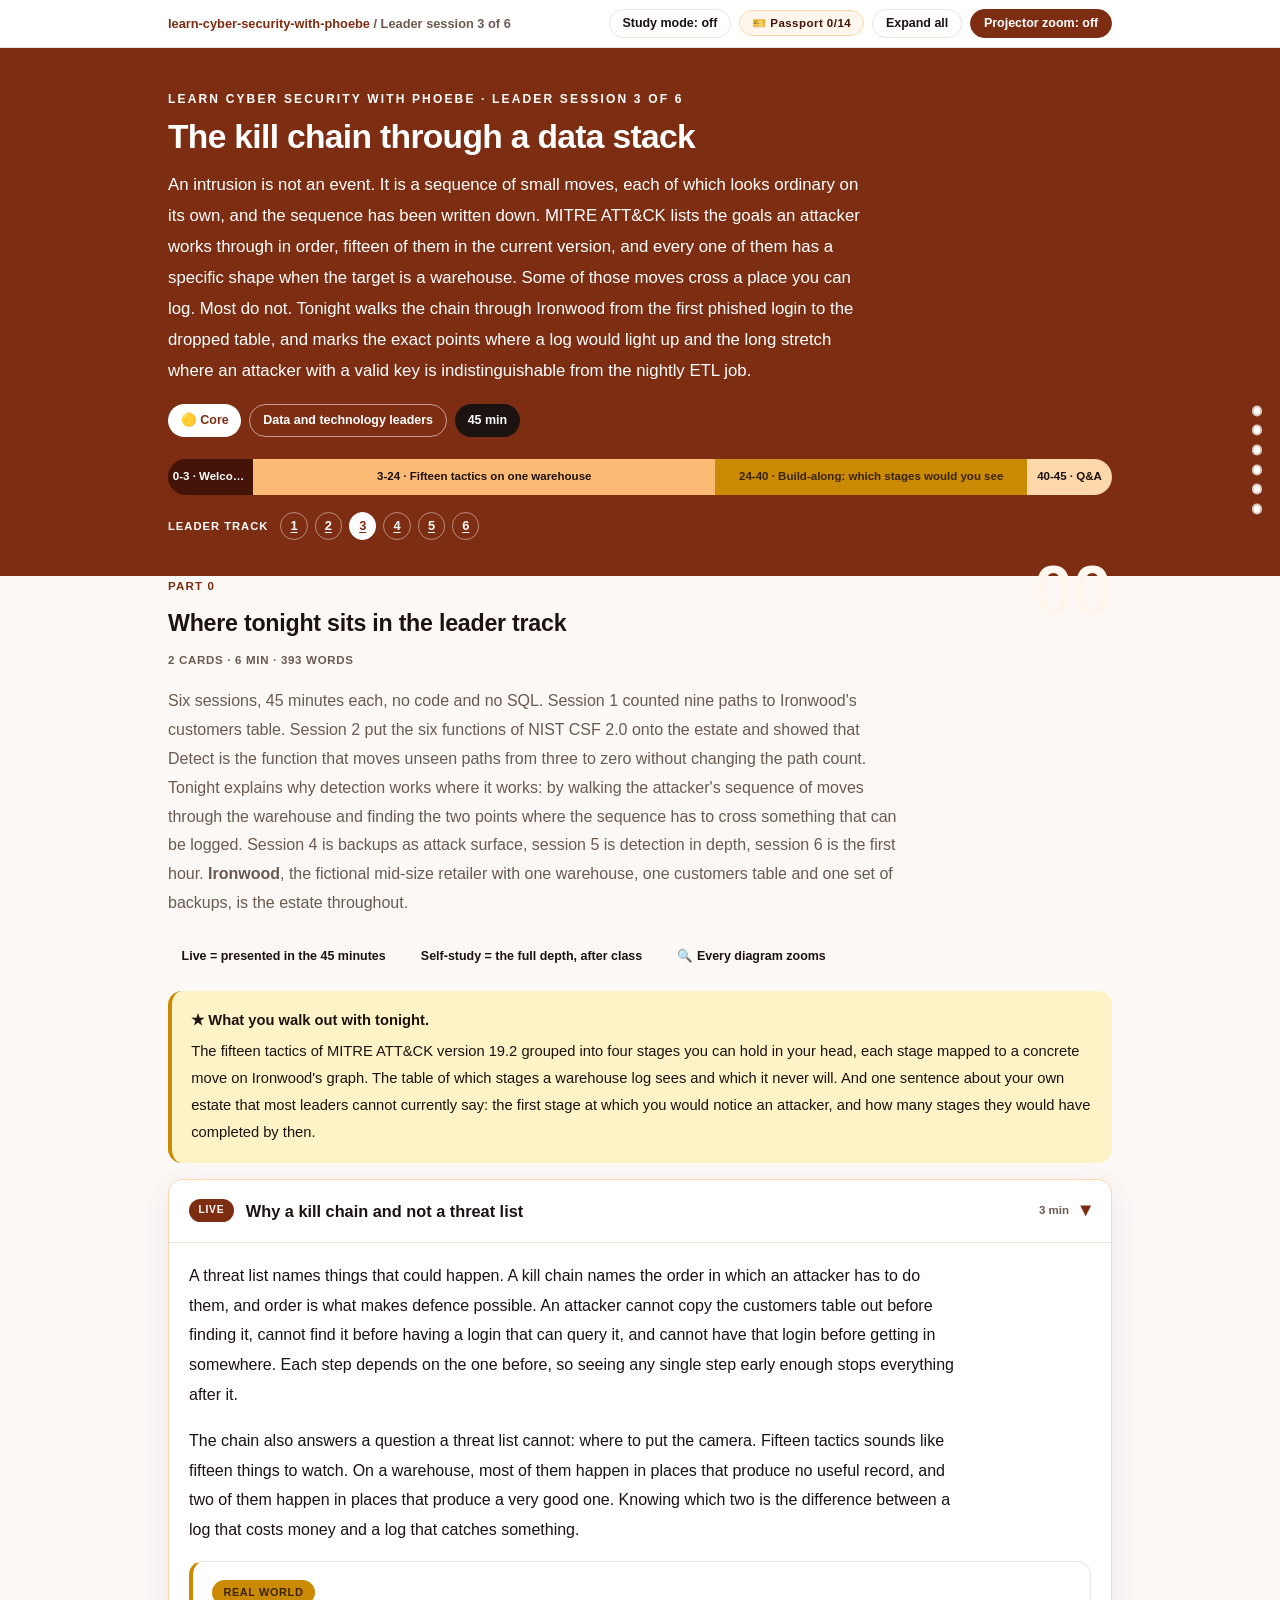
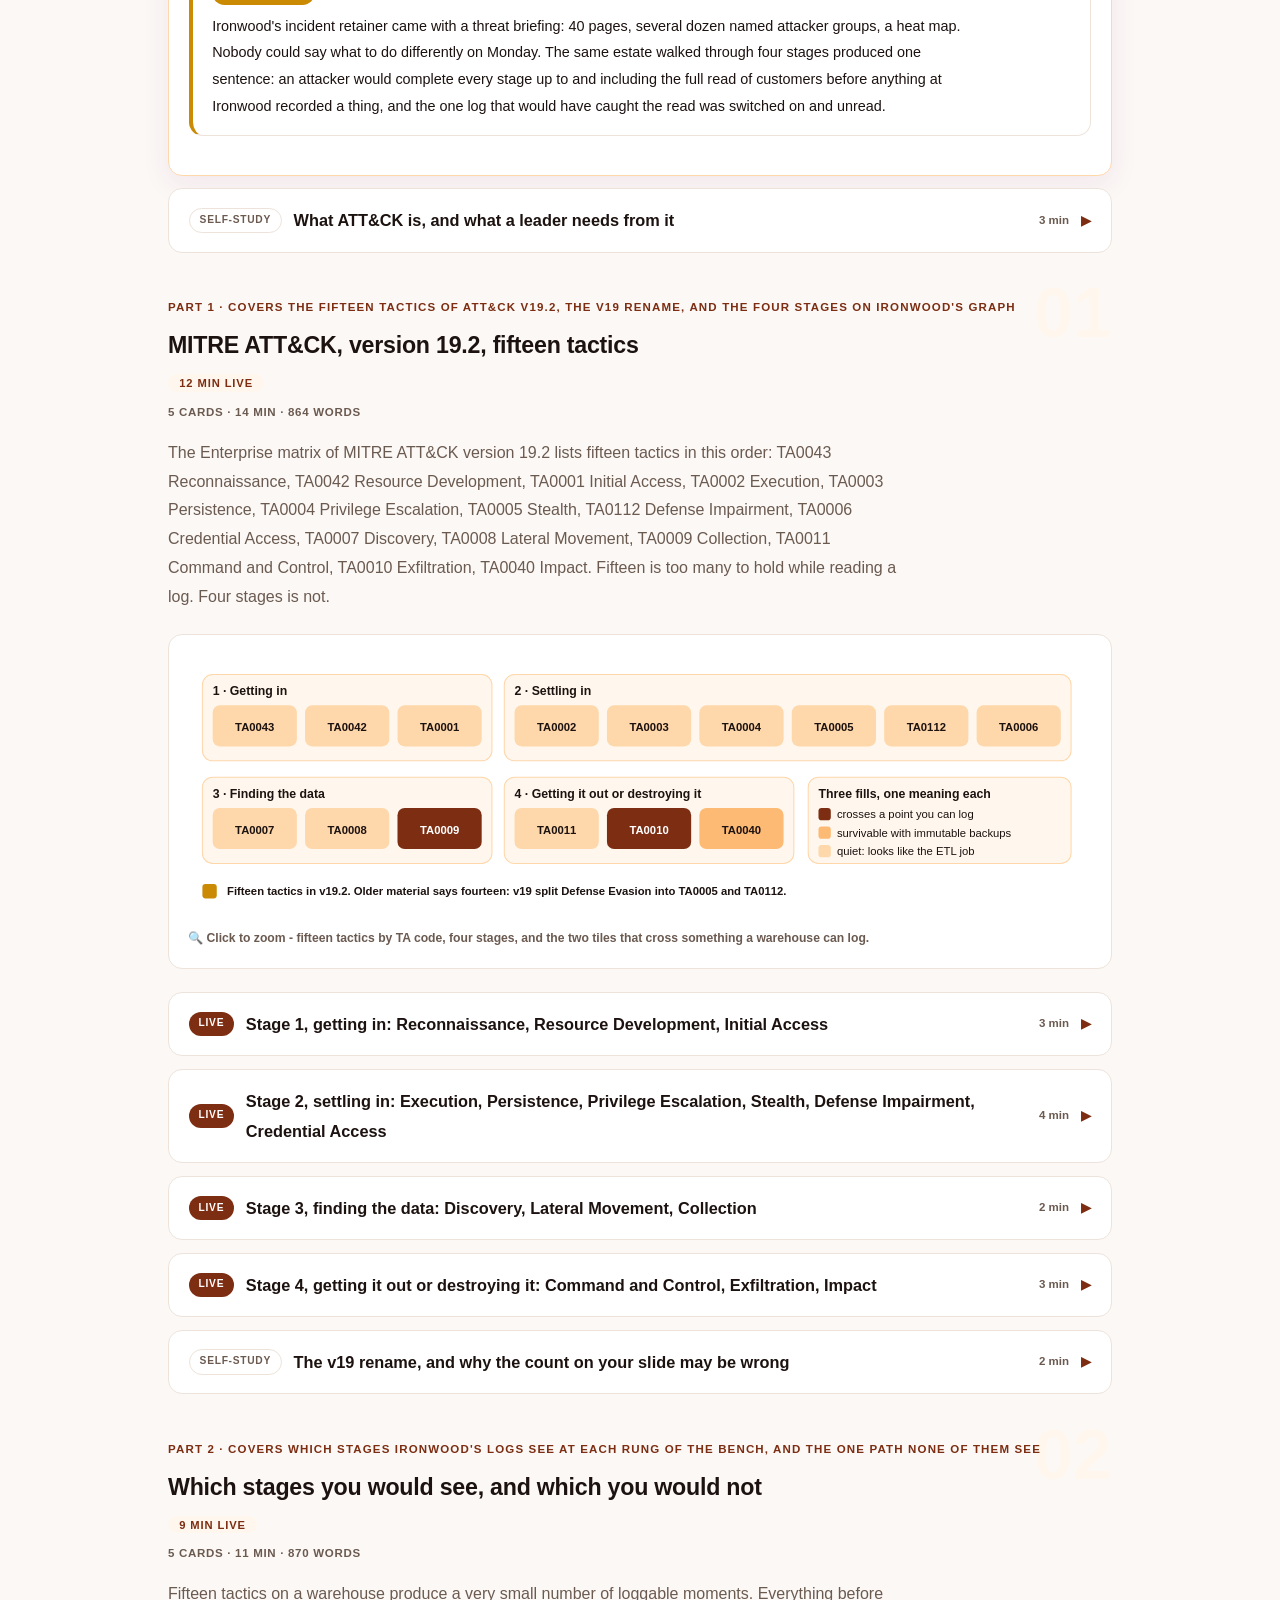
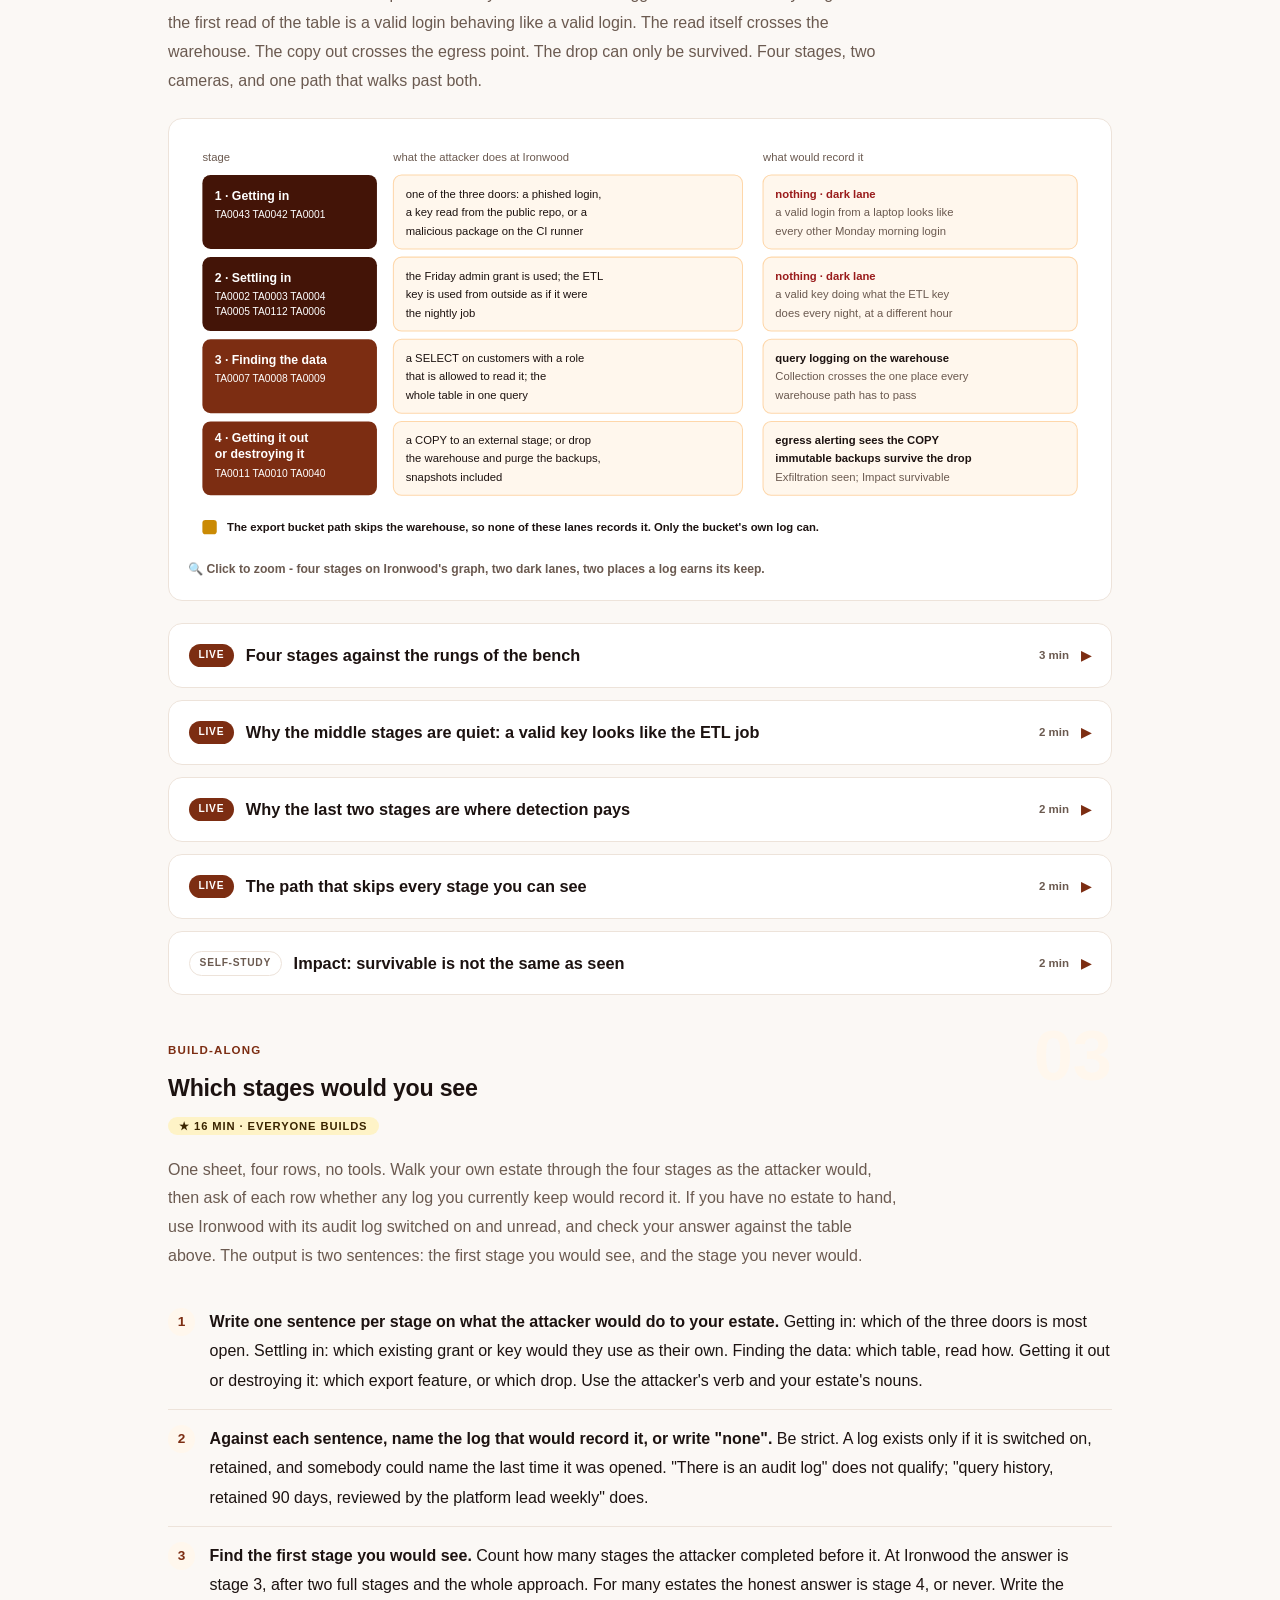
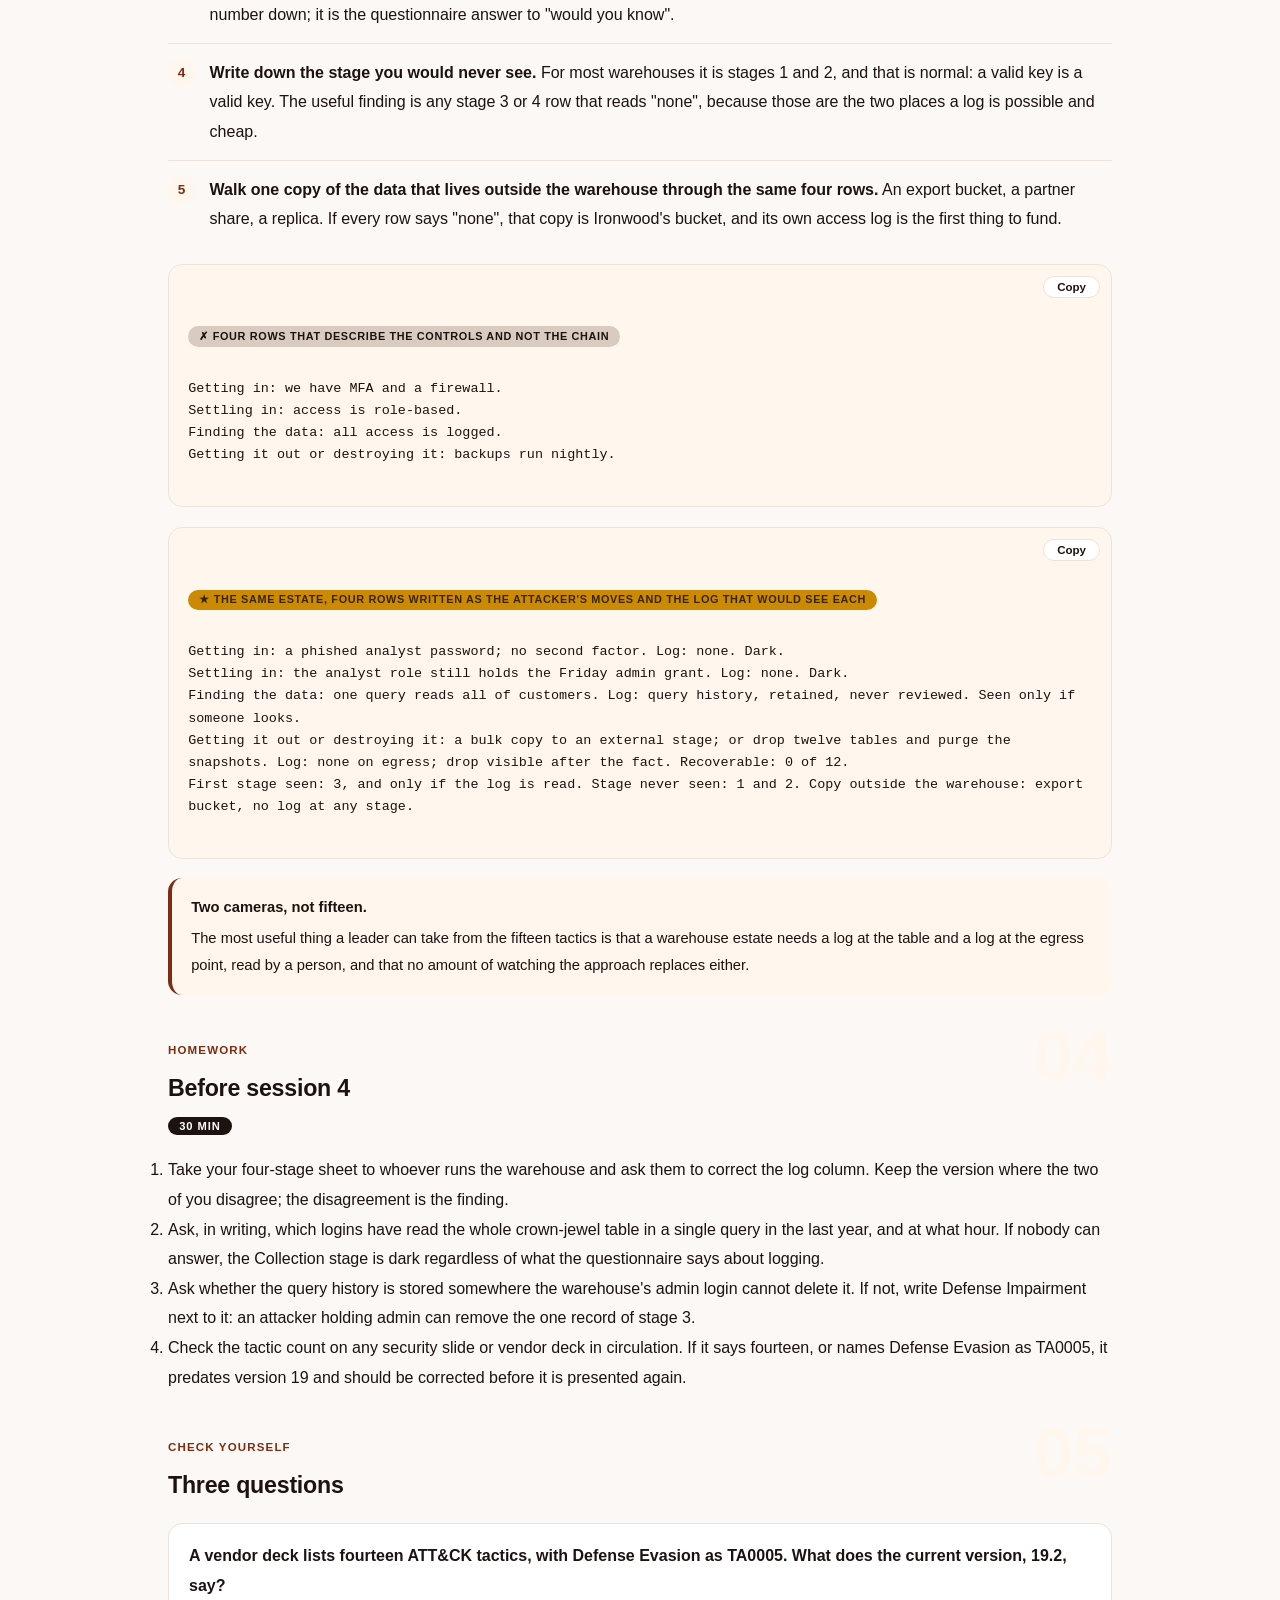
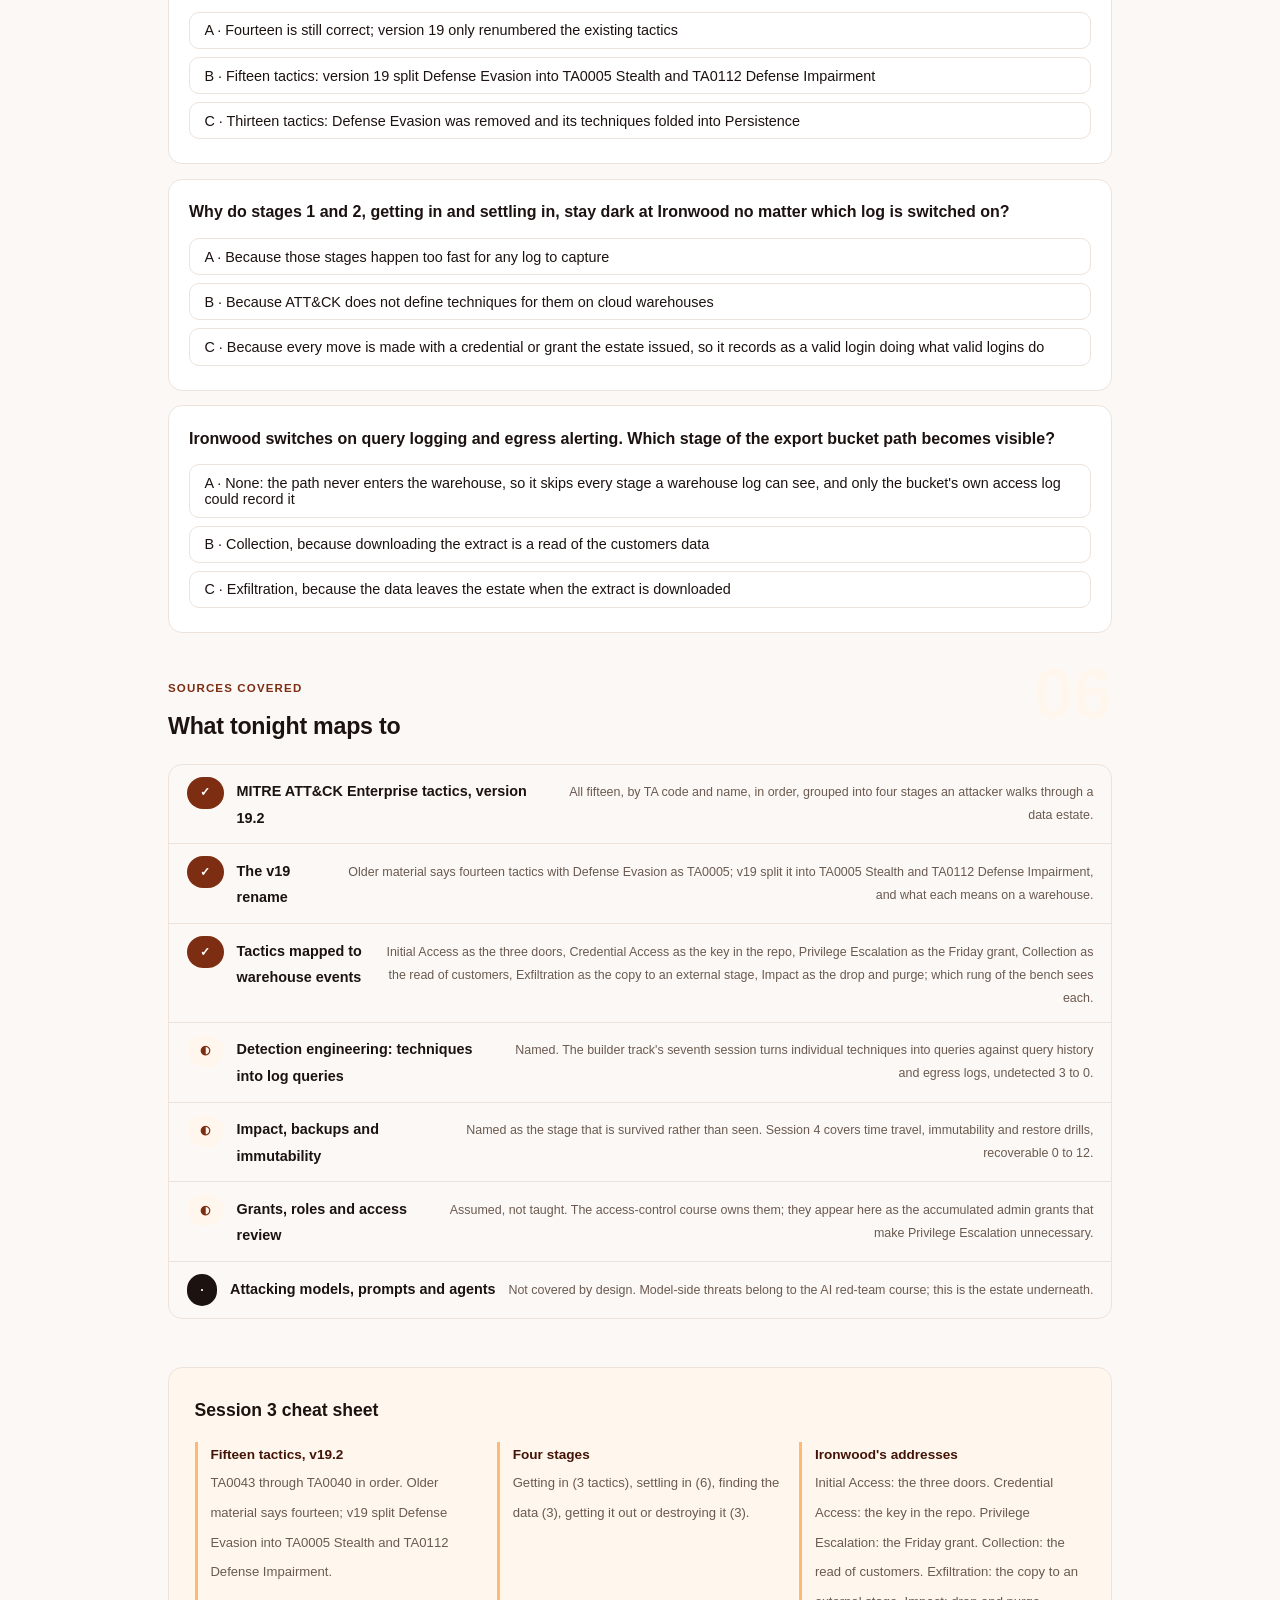
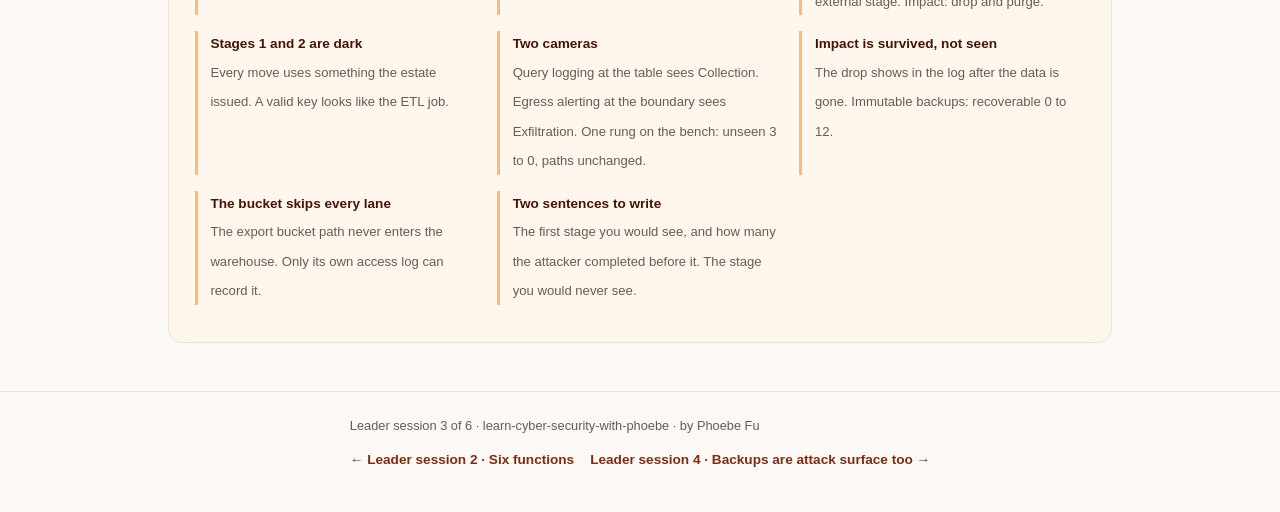
<file: courses/a3-kill-chain.html>
<!DOCTYPE html>
<html lang="en">
<head>
<meta charset="UTF-8">
<meta name="viewport" content="width=device-width, initial-scale=1.0">
<!-- social:start -->
<meta name="description" content="Leader session 3 of 6. The fifteen tactics of MITRE ATT&amp;CK version 19.2 walked through one warehouse in four stages: getting in, settling in, finding the data, getting it out or destroying it. Which stages Ironwood's logs would see, which stay dark, and the one path that skips every stage you can watch.">
<meta property="og:type" content="article">
<meta property="og:site_name" content="Learn with Phoebe">
<meta property="og:title" content="The kill chain through a data stack - learn cyber security with phoebe">
<meta property="og:description" content="Leader session 3 of 6. Fifteen tactics, four stages, one warehouse, and the two stages where detection actually pays.">
<meta property="og:url" content="https://phoebefu6.github.io/learn-cyber-security-with-phoebe/courses/a3-kill-chain.html">
<meta property="og:image" content="https://phoebefu6.github.io/learn-cyber-security-with-phoebe/assets/og-cover.png">
<meta property="og:image:width" content="1200">
<meta property="og:image:height" content="630">
<meta name="twitter:card" content="summary_large_image">
<meta name="twitter:title" content="The kill chain through a data stack - learn cyber security with phoebe">
<meta name="twitter:description" content="MITRE ATT&amp;CK v19.2 on a warehouse: why the middle of the chain is quiet, and why Collection and Exfiltration are where a log earns its keep.">
<meta name="twitter:image" content="https://phoebefu6.github.io/learn-cyber-security-with-phoebe/assets/og-cover.png">
<!-- social:end -->
<title>Leader session 3 · The kill chain through a data stack - learn cyber security with phoebe</title>
<link rel="stylesheet" href="../assets/style.css?v=23">
</head>
<body>

<div class="toolbar">
  <div class="wrap">
    <span class="crumb"><a href="../index.html">learn-cyber-security-with-phoebe</a> / Leader session 3 of 6</span>
    <button class="btn" id="toggle-all" type="button">Expand all</button>
    <button class="btn primary" id="zoom-toggle" type="button">Projector zoom: off</button>
  </div>
</div>

<header class="masthead">
  <div class="wrap">
    <div class="eyebrow">Learn Cyber Security with Phoebe · Leader session 3 of 6</div>
    <h1>The kill chain through <span class="accent">a data stack</span></h1>
    <p class="sub">An intrusion is not an event. It is a sequence of small moves, each of which looks ordinary on its own, and the sequence has been written down. MITRE ATT&amp;CK lists the goals an attacker works through in order, fifteen of them in the current version, and every one of them has a specific shape when the target is a warehouse. Some of those moves cross a place you can log. Most do not. Tonight walks the chain through Ironwood from the first phished login to the dropped table, and marks the exact points where a log would light up and the long stretch where an attacker with a valid key is indistinguishable from the nightly ETL job.</p>
    <div class="chip-row">
      <span class="chip level">🟡 Core</span>
      <span class="chip audience">Data and technology leaders</span>
      <span class="chip time">45 min</span>
    </div>
    <div class="agenda">
      <span class="a1" style="flex:1">0-3 · Welcome</span>
      <span class="a2" style="flex:6">3-24 · Fifteen tactics on one warehouse</span>
      <span class="a3" style="flex:4">24-40 · Build-along: which stages would you see</span>
      <span class="a4" style="flex:1">40-45 · Q&amp;A</span>
    </div>
  </div>
</header>

<main class="wrap">

  <!-- ============ INTRO ============ -->
  <section class="section" id="intro">
    <div class="section-kicker">
      <span class="klabel">Part 0</span>
      <h2>Where tonight sits in the leader track</h2>
    </div>
    <p class="lede">Six sessions, 45 minutes each, no code and no SQL. Session 1 counted nine paths to Ironwood's customers table. Session 2 put the six functions of NIST CSF 2.0 onto the estate and showed that Detect is the function that moves unseen paths from three to zero without changing the path count. Tonight explains why detection works where it works: by walking the attacker's sequence of moves through the warehouse and finding the two points where the sequence has to cross something that can be logged. Session 4 is backups as attack surface, session 5 is detection in depth, session 6 is the first hour. <strong>Ironwood</strong>, the fictional mid-size retailer with one warehouse, one customers table and one set of backups, is the estate throughout.</p>

    <div class="legend">
      <span class="pill">Live = presented in the 45 minutes</span>
      <span class="pill">Self-study = the full depth, after class</span>
      <span class="pill">🔍 Every diagram zooms</span>
    </div>

    <div class="callout win">
      <p><strong>★ What you walk out with tonight.</strong> The fifteen tactics of MITRE ATT&amp;CK version 19.2 grouped into four stages you can hold in your head, each stage mapped to a concrete move on Ironwood's graph. The table of which stages a warehouse log sees and which it never will. And one sentence about your own estate that most leaders cannot currently say: the first stage at which you would notice an attacker, and how many stages they would have completed by then.</p>
    </div>

    <details class="card" open>
      <summary><span class="mode live">Live</span>Why a kill chain and not a threat list<span class="mini">3 min</span><span class="caret">▶</span></summary>
      <div class="body">
        <p>A threat list names things that could happen. A kill chain names the order in which an attacker has to do them, and order is what makes defence possible. An attacker cannot copy the customers table out before finding it, cannot find it before having a login that can query it, and cannot have that login before getting in somewhere. Each step depends on the one before, so seeing any single step early enough stops everything after it.</p>
        <p>The chain also answers a question a threat list cannot: where to put the camera. Fifteen tactics sounds like fifteen things to watch. On a warehouse, most of them happen in places that produce no useful record, and two of them happen in places that produce a very good one. Knowing which two is the difference between a log that costs money and a log that catches something.</p>
        <div class="callout example">
          <span class="ex-pill">Real world</span>
          <p>Ironwood's incident retainer came with a threat briefing: 40 pages, several dozen named attacker groups, a heat map. Nobody could say what to do differently on Monday. The same estate walked through four stages produced one sentence: an attacker would complete every stage up to and including the full read of customers before anything at Ironwood recorded a thing, and the one log that would have caught the read was switched on and unread.</p>
        </div>
      </div>
    </details>

    <details class="card">
      <summary><span class="mode self">Self-study</span>What ATT&amp;CK is, and what a leader needs from it<span class="mini">3 min</span><span class="caret">▶</span></summary>
      <div class="body">
        <ul>
          <li><strong>ATT&amp;CK</strong> is a knowledge base of adversary behaviour maintained by MITRE, built from documented real intrusions. It is versioned, and a new version lands roughly twice a year, which is why the number of tactics on an old slide can be wrong.</li>
          <li><strong>A tactic</strong> is the attacker's goal at one stage: get in, hold on, find the data, take it. There are fifteen in version 19.2 and they are the level a leader works at.</li>
          <li><strong>A technique</strong> is one specific way of achieving a tactic. There are hundreds. They are the level the builder track works at in its detection-engineering session, where a technique becomes a query against a log.</li>
          <li><strong>Enterprise</strong> is the matrix that covers servers, cloud services and the identities that reach them. It is the one that applies to a warehouse. Mobile and industrial-control matrices exist and do not.</li>
          <li><strong>The order</strong> matters more than the count. Fifteen tactics in sequence become four stages on a data estate, and the four stages are what the rest of tonight uses.</li>
        </ul>
      </div>
    </details>
  </section>

  <!-- ============ PART 1 ============ -->
  <section class="section" id="part-1">
    <div class="section-kicker">
      <span class="klabel">Part 1 · covers the fifteen tactics of ATT&amp;CK v19.2, the v19 rename, and the four stages on Ironwood's graph</span>
      <h2>MITRE ATT&amp;CK, version 19.2, fifteen tactics</h2>
      <span class="tag concept">12 min live</span>
    </div>
    <p class="lede">The Enterprise matrix of MITRE ATT&amp;CK version 19.2 lists fifteen tactics in this order: TA0043 Reconnaissance, TA0042 Resource Development, TA0001 Initial Access, TA0002 Execution, TA0003 Persistence, TA0004 Privilege Escalation, TA0005 Stealth, TA0112 Defense Impairment, TA0006 Credential Access, TA0007 Discovery, TA0008 Lateral Movement, TA0009 Collection, TA0011 Command and Control, TA0010 Exfiltration, TA0040 Impact. Fifteen is too many to hold while reading a log. Four stages is not.</p>

    <figure class="zoomable">
      <svg viewBox="0 0 880 256" xmlns="http://www.w3.org/2000/svg" role="img" aria-label="The fifteen ATT&amp;CK v19.2 tactics as tiles labelled by TA code, grouped into four stage bands: getting in, settling in, finding the data, and getting it out or destroying it. Collection and Exfiltration are filled dark because they cross a point that can be logged; Impact is filled mid because it is survivable with immutable backups; the rest are quiet.">
        <style>
          .a3aT { font: 800 11px Inter, sans-serif; fill: #fff; }
          .a3aH { font: 800 11px Inter, sans-serif; fill: #1C1210; }
          .a3aS { font: 800 12px Inter, sans-serif; fill: #1C1210; }
          .a3aB { font: 400 11px Inter, sans-serif; fill: #1C1210; }
          .a3aN { font: 700 11px Inter, sans-serif; fill: #1C1210; }
        </style>

        <rect x="14" y="20" width="282" height="84" rx="10" fill="#FFF7ED" stroke="#FED7AA"></rect>
        <text class="a3aS" x="24" y="40">1 · Getting in</text>
        <rect x="24" y="50" width="82" height="40" rx="7" fill="#FED7AA"></rect>
        <text class="a3aH" x="65" y="75" text-anchor="middle">TA0043</text>
        <rect x="114" y="50" width="82" height="40" rx="7" fill="#FED7AA"></rect>
        <text class="a3aH" x="155" y="75" text-anchor="middle">TA0042</text>
        <rect x="204" y="50" width="82" height="40" rx="7" fill="#FED7AA"></rect>
        <text class="a3aH" x="245" y="75" text-anchor="middle">TA0001</text>

        <rect x="308" y="20" width="552" height="84" rx="10" fill="#FFF7ED" stroke="#FED7AA"></rect>
        <text class="a3aS" x="318" y="40">2 · Settling in</text>
        <rect x="318" y="50" width="82" height="40" rx="7" fill="#FED7AA"></rect>
        <text class="a3aH" x="359" y="75" text-anchor="middle">TA0002</text>
        <rect x="408" y="50" width="82" height="40" rx="7" fill="#FED7AA"></rect>
        <text class="a3aH" x="449" y="75" text-anchor="middle">TA0003</text>
        <rect x="498" y="50" width="82" height="40" rx="7" fill="#FED7AA"></rect>
        <text class="a3aH" x="539" y="75" text-anchor="middle">TA0004</text>
        <rect x="588" y="50" width="82" height="40" rx="7" fill="#FED7AA"></rect>
        <text class="a3aH" x="629" y="75" text-anchor="middle">TA0005</text>
        <rect x="678" y="50" width="82" height="40" rx="7" fill="#FED7AA"></rect>
        <text class="a3aH" x="719" y="75" text-anchor="middle">TA0112</text>
        <rect x="768" y="50" width="82" height="40" rx="7" fill="#FED7AA"></rect>
        <text class="a3aH" x="809" y="75" text-anchor="middle">TA0006</text>

        <rect x="14" y="120" width="282" height="84" rx="10" fill="#FFF7ED" stroke="#FED7AA"></rect>
        <text class="a3aS" x="24" y="140">3 · Finding the data</text>
        <rect x="24" y="150" width="82" height="40" rx="7" fill="#FED7AA"></rect>
        <text class="a3aH" x="65" y="175" text-anchor="middle">TA0007</text>
        <rect x="114" y="150" width="82" height="40" rx="7" fill="#FED7AA"></rect>
        <text class="a3aH" x="155" y="175" text-anchor="middle">TA0008</text>
        <rect x="204" y="150" width="82" height="40" rx="7" fill="#7C2D12"></rect>
        <text class="a3aT" x="245" y="175" text-anchor="middle">TA0009</text>

        <rect x="308" y="120" width="282" height="84" rx="10" fill="#FFF7ED" stroke="#FED7AA"></rect>
        <text class="a3aS" x="318" y="140">4 · Getting it out or destroying it</text>
        <rect x="318" y="150" width="82" height="40" rx="7" fill="#FED7AA"></rect>
        <text class="a3aH" x="359" y="175" text-anchor="middle">TA0011</text>
        <rect x="408" y="150" width="82" height="40" rx="7" fill="#7C2D12"></rect>
        <text class="a3aT" x="449" y="175" text-anchor="middle">TA0010</text>
        <rect x="498" y="150" width="82" height="40" rx="7" fill="#FDBA74"></rect>
        <text class="a3aH" x="539" y="175" text-anchor="middle">TA0040</text>

        <rect x="604" y="120" width="256" height="84" rx="10" fill="#FFF7ED" stroke="#FED7AA"></rect>
        <text class="a3aS" x="614" y="140">Three fills, one meaning each</text>
        <rect x="614" y="150" width="12" height="12" rx="3" fill="#7C2D12"></rect>
        <text class="a3aB" x="632" y="160">crosses a point you can log</text>
        <rect x="614" y="168" width="12" height="12" rx="3" fill="#FDBA74"></rect>
        <text class="a3aB" x="632" y="178">survivable with immutable backups</text>
        <rect x="614" y="186" width="12" height="12" rx="3" fill="#FED7AA"></rect>
        <text class="a3aB" x="632" y="196">quiet: looks like the ETL job</text>

        <rect x="14" y="224" width="14" height="14" rx="3" fill="#CA8A04"></rect>
        <text class="a3aN" x="38" y="235">Fifteen tactics in v19.2. Older material says fourteen: v19 split Defense Evasion into TA0005 and TA0112.</text>
      </svg>
      <figcaption>🔍 Click to zoom - fifteen tactics by TA code, four stages, and the two tiles that cross something a warehouse can log.</figcaption>
    </figure>

    <details class="card">
      <summary><span class="mode live">Live</span>Stage 1, getting in: Reconnaissance, Resource Development, Initial Access<span class="mini">3 min</span><span class="caret">▶</span></summary>
      <div class="body">
        <p><strong>TA0043 Reconnaissance</strong> is the attacker learning what exists: which staff have warehouse access, which repositories are public, which buckets have names that follow the company's pattern. <strong>TA0042 Resource Development</strong> is preparing what the attack needs: a convincing login page, a package with a familiar name. <strong>TA0001 Initial Access</strong> is the first foothold.</p>
        <p>On Ironwood's graph, Initial Access is the three doors from session 1. A credential that should not have worked: the analyst or admin who typed a password into a page that was not the warehouse, or the ETL service key sitting in a public repository. A misconfiguration: the export bucket anyone could list. A supply-chain component: the malicious package pulled onto the CI runner. Five of the nine baseline paths open at this stage through the credential door, one through misconfiguration, one through supply chain, and the two insider paths need no Initial Access at all because the insider is already in.</p>
      </div>
    </details>

    <details class="card">
      <summary><span class="mode live">Live</span>Stage 2, settling in: Execution, Persistence, Privilege Escalation, Stealth, Defense Impairment, Credential Access<span class="mini">4 min</span><span class="caret">▶</span></summary>
      <div class="body">
        <p>Six tactics, and the longest stretch of the chain. <strong>TA0002 Execution</strong> is running something: on a warehouse, issuing a query. <strong>TA0003 Persistence</strong> is making sure the access survives a password change or a reboot: a second key issued to the same service account, a scheduled task. <strong>TA0004 Privilege Escalation</strong> is turning a small login into a large one. <strong>TA0005 Stealth</strong> is avoiding notice while doing it. <strong>TA0112 Defense Impairment</strong> is switching off or degrading the controls that would notice. <strong>TA0006 Credential Access</strong> is collecting more keys and passwords along the way.</p>
        <p>On Ironwood's graph, two of these have exact addresses. Credential Access is the ETL service key in the repository: a credential obtained not by breaking anything but by reading where it had been left. Privilege Escalation is the Friday admin grant: an analyst role that was given admin to unblock a deployment and never had it taken back, so that whoever holds the analyst login holds admin without doing anything further. Both are moves that a valid login makes, using permissions it genuinely has, which is why this stage is where the chain goes quiet.</p>
        <div class="callout example">
          <span class="ex-pill">Real world</span>
          <p>Ironwood's admin role had been granted to four people over two years for reasons that were each sensible on the day. Two had left. One was the analyst. None of the grants had an expiry, and the access review that would have caught them covered the warehouse's own users but not the roles those users had accumulated. Privilege Escalation at Ironwood did not require an attacker to escalate anything; the estate had done it for them in advance.</p>
        </div>
      </div>
    </details>

    <details class="card">
      <summary><span class="mode live">Live</span>Stage 3, finding the data: Discovery, Lateral Movement, Collection<span class="mini">2 min</span><span class="caret">▶</span></summary>
      <div class="body">
        <p><strong>TA0007 Discovery</strong> is the attacker working out what the login they hold can reach: listing schemas, reading table names, finding the one called customers. <strong>TA0008 Lateral Movement</strong> is moving from the system they are in to the one that holds the prize: from a CI runner to the warehouse, from an analyst's laptop to the admin console. <strong>TA0009 Collection</strong> is gathering the data in one place ready to take.</p>
        <p>On Ironwood's graph, Collection is a SELECT on the customers table: the whole table read in one query by a login with a role that is allowed to read it. That single move is the first point in the chain where the attacker has to touch the warehouse itself in a way the warehouse records. Every one of the eight paths that pass through the warehouse arrives here. Query logging exists for exactly this moment.</p>
      </div>
    </details>

    <details class="card">
      <summary><span class="mode live">Live</span>Stage 4, getting it out or destroying it: Command and Control, Exfiltration, Impact<span class="mini">3 min</span><span class="caret">▶</span></summary>
      <div class="body">
        <p><strong>TA0011 Command and Control</strong> is the attacker's channel back to themselves, the connection along which instructions arrive and results leave. <strong>TA0010 Exfiltration</strong> is the data leaving the estate. <strong>TA0040 Impact</strong> is the attacker doing damage rather than taking: deleting, encrypting, corrupting.</p>
        <p>On Ironwood's graph, Exfiltration is a COPY to an external stage: the collected rows written from the warehouse to storage outside the company, in one bulk move, using a feature the warehouse offers for legitimate exports. Impact is the phished admin login dropping the warehouse's twelve tables and purging the snapshots and time travel behind them, so that the nightly backup goes with the data. Exfiltration crosses the egress point, the second and last place on the chain a warehouse estate can log. Impact cannot be seen in time to stop it; it can only be survived, and survival is a copy the admin login cannot delete.</p>
      </div>
    </details>

    <details class="card">
      <summary><span class="mode self">Self-study</span>The v19 rename, and why the count on your slide may be wrong<span class="mini">2 min</span><span class="caret">▶</span></summary>
      <div class="body">
        <p>Older material says fourteen tactics, with Defense Evasion as TA0005. Version 19 split that tactic into two: <strong>TA0005 Stealth</strong>, avoiding notice, and <strong>TA0112 Defense Impairment</strong>, degrading or disabling the controls that would notice. The current list, version 19.2, therefore has fifteen tactics, and any page, slide or vendor deck that says fourteen is describing a version that has been superseded.</p>
        <p>The split is useful on a data estate, not just a renumbering. Stealth on a warehouse is an attacker with a valid key keeping their queries inside the pattern the ETL job already produces. Defense Impairment is that same attacker, holding admin, turning off query history retention or deleting the log. The first is why detection is hard. The second is why the log needs to live somewhere the warehouse's own admin cannot reach, which is the same principle as the backup and the reason session 5 stores logs off the estate.</p>
      </div>
    </details>
  </section>

  <!-- ============ PART 2 ============ -->
  <section class="section" id="part-2">
    <div class="section-kicker">
      <span class="klabel">Part 2 · covers which stages Ironwood's logs see at each rung of the bench, and the one path none of them see</span>
      <h2>Which stages you would see, and which you would not</h2>
      <span class="tag concept">9 min live</span>
    </div>
    <p class="lede">Fifteen tactics on a warehouse produce a very small number of loggable moments. Everything before the first read of the table is a valid login behaving like a valid login. The read itself crosses the warehouse. The copy out crosses the egress point. The drop can only be survived. Four stages, two cameras, and one path that walks past both.</p>

    <figure class="zoomable">
      <svg viewBox="0 0 880 400" xmlns="http://www.w3.org/2000/svg" role="img" aria-label="Four lanes, one per stage, each showing what the attacker does at Ironwood and what would record it. Getting in and settling in are dark lanes where nothing records the move. Finding the data is seen by query logging. Getting it out is seen by egress alerting and survived by immutable backups. A note says the export bucket path skips all four lanes.">
        <style>
          .a3bT { font: 800 12px Inter, sans-serif; fill: #fff; }
          .a3bS { font: 400 10px Inter, sans-serif; fill: #fff; }
          .a3bB { font: 400 11px Inter, sans-serif; fill: #1C1210; }
          .a3bC { font: 700 11px Inter, sans-serif; fill: #1C1210; }
          .a3bM { font: 400 11px Inter, sans-serif; fill: #6B5A50; }
          .a3bR { font: 800 11px Inter, sans-serif; fill: #991B1B; }
          .a3bN { font: 700 11px Inter, sans-serif; fill: #1C1210; }
        </style>

        <text class="a3bM" x="14" y="22">stage</text>
        <text class="a3bM" x="200" y="22">what the attacker does at Ironwood</text>
        <text class="a3bM" x="560" y="22">what would record it</text>

        <rect x="14" y="36" width="170" height="72" rx="8" fill="#431407"></rect>
        <text class="a3bT" x="26" y="60">1 · Getting in</text>
        <text class="a3bS" x="26" y="78">TA0043 TA0042 TA0001</text>
        <rect x="200" y="36" width="340" height="72" rx="8" fill="#FFF7ED" stroke="#FED7AA"></rect>
        <text class="a3bB" x="212" y="58">one of the three doors: a phished login,</text>
        <text class="a3bB" x="212" y="76">a key read from the public repo, or a</text>
        <text class="a3bB" x="212" y="94">malicious package on the CI runner</text>
        <rect x="560" y="36" width="306" height="72" rx="8" fill="#FFF7ED" stroke="#FED7AA"></rect>
        <text class="a3bR" x="572" y="58">nothing · dark lane</text>
        <text class="a3bM" x="572" y="76">a valid login from a laptop looks like</text>
        <text class="a3bM" x="572" y="94">every other Monday morning login</text>

        <rect x="14" y="116" width="170" height="72" rx="8" fill="#431407"></rect>
        <text class="a3bT" x="26" y="140">2 · Settling in</text>
        <text class="a3bS" x="26" y="158">TA0002 TA0003 TA0004</text>
        <text class="a3bS" x="26" y="172">TA0005 TA0112 TA0006</text>
        <rect x="200" y="116" width="340" height="72" rx="8" fill="#FFF7ED" stroke="#FED7AA"></rect>
        <text class="a3bB" x="212" y="138">the Friday admin grant is used; the ETL</text>
        <text class="a3bB" x="212" y="156">key is used from outside as if it were</text>
        <text class="a3bB" x="212" y="174">the nightly job</text>
        <rect x="560" y="116" width="306" height="72" rx="8" fill="#FFF7ED" stroke="#FED7AA"></rect>
        <text class="a3bR" x="572" y="138">nothing · dark lane</text>
        <text class="a3bM" x="572" y="156">a valid key doing what the ETL key</text>
        <text class="a3bM" x="572" y="174">does every night, at a different hour</text>

        <rect x="14" y="196" width="170" height="72" rx="8" fill="#7C2D12"></rect>
        <text class="a3bT" x="26" y="220">3 · Finding the data</text>
        <text class="a3bS" x="26" y="238">TA0007 TA0008 TA0009</text>
        <rect x="200" y="196" width="340" height="72" rx="8" fill="#FFF7ED" stroke="#FED7AA"></rect>
        <text class="a3bB" x="212" y="218">a SELECT on customers with a role</text>
        <text class="a3bB" x="212" y="236">that is allowed to read it; the</text>
        <text class="a3bB" x="212" y="254">whole table in one query</text>
        <rect x="560" y="196" width="306" height="72" rx="8" fill="#FFF7ED" stroke="#FED7AA"></rect>
        <text class="a3bC" x="572" y="218">query logging on the warehouse</text>
        <text class="a3bM" x="572" y="236">Collection crosses the one place every</text>
        <text class="a3bM" x="572" y="254">warehouse path has to pass</text>

        <rect x="14" y="276" width="170" height="72" rx="8" fill="#7C2D12"></rect>
        <text class="a3bT" x="26" y="296">4 · Getting it out</text>
        <text class="a3bT" x="26" y="312">or destroying it</text>
        <text class="a3bS" x="26" y="330">TA0011 TA0010 TA0040</text>
        <rect x="200" y="276" width="340" height="72" rx="8" fill="#FFF7ED" stroke="#FED7AA"></rect>
        <text class="a3bB" x="212" y="298">a COPY to an external stage; or drop</text>
        <text class="a3bB" x="212" y="316">the warehouse and purge the backups,</text>
        <text class="a3bB" x="212" y="334">snapshots included</text>
        <rect x="560" y="276" width="306" height="72" rx="8" fill="#FFF7ED" stroke="#FED7AA"></rect>
        <text class="a3bC" x="572" y="298">egress alerting sees the COPY</text>
        <text class="a3bC" x="572" y="316">immutable backups survive the drop</text>
        <text class="a3bM" x="572" y="334">Exfiltration seen; Impact survivable</text>

        <rect x="14" y="372" width="14" height="14" rx="3" fill="#CA8A04"></rect>
        <text class="a3bN" x="38" y="383">The export bucket path skips the warehouse, so none of these lanes records it. Only the bucket's own log can.</text>
      </svg>
      <figcaption>🔍 Click to zoom - four stages on Ironwood's graph, two dark lanes, two places a log earns its keep.</figcaption>
    </figure>

    <details class="card">
      <summary><span class="mode live">Live</span>Four stages against the rungs of the bench<span class="mini">3 min</span><span class="caret">▶</span></summary>
      <div class="body">
        <table class="clean">
          <thead><tr><th>Stage</th><th>No logs</th><th>Query logging</th><th>Plus egress alerting</th><th>Plus immutable backups</th></tr></thead>
          <tbody>
            <tr><td>1 · Getting in</td><td>Not seen</td><td>Not seen</td><td>Not seen</td><td>Not seen</td></tr>
            <tr><td>2 · Settling in</td><td>Not seen</td><td>Not seen</td><td>Not seen</td><td>Not seen</td></tr>
            <tr><td>3 · Finding the data</td><td>Not seen</td><td>Collection seen</td><td>Collection seen</td><td>Collection seen</td></tr>
            <tr><td>4 · Getting it out or destroying it</td><td>Not seen</td><td>Not seen</td><td>Exfiltration seen</td><td>Exfiltration seen; Impact survivable</td></tr>
            <tr><td>Bench, with every Protect control on except least privilege</td><td>3 paths, 3 unseen, 0 of 12 recoverable</td><td colspan="2">Query logging and egress alerting are one rung: 3 paths, 0 unseen, 0 of 12</td><td>3 paths, 0 unseen, 12 of 12 recoverable</td></tr>
          </tbody>
        </table>
        <p>Read across any row and the pattern is the same: two stages never light up whatever is switched on, one lights up at the first logging rung, one at the second. Read down the last column and the attacker completes every move up to the full read of the table before anything is recorded. That is the honest shape of detection on a warehouse. It does not see the intrusion; it sees the intrusion reach the data.</p>
      </div>
    </details>

    <details class="card">
      <summary><span class="mode live">Live</span>Why the middle stages are quiet: a valid key looks like the ETL job<span class="mini">2 min</span><span class="caret">▶</span></summary>
      <div class="body">
        <p>Every move in stages 1 and 2 is made with something the estate issued. The phished analyst logs in with the analyst's real password from a real laptop. The service key from the repository authenticates exactly as it does every night when the ETL job uses it. The Friday admin grant is a permission the warehouse recorded granting, so exercising it is not an anomaly, it is a grant working as designed. There is no failed login to alert on, no exploit to signature, no unusual permission to flag.</p>
        <p>The professional consequence is that detection built around "suspicious activity" finds nothing here, because nothing here is suspicious to the system that recorded it. What separates the attacker from the ETL job is the hour, the source address and, later, what gets read. Two of those three are only visible once the login does something, which is stage 3.</p>
      </div>
    </details>

    <details class="card">
      <summary><span class="mode live">Live</span>Why the last two stages are where detection pays<span class="mini">2 min</span><span class="caret">▶</span></summary>
      <div class="body">
        <p>Collection and Exfiltration are the two tactics that cannot be performed anywhere except at the data. A read of the customers table happens in the warehouse and nowhere else; a copy out happens at the egress point and nowhere else. Those are the two places a warehouse estate can put a log that every path through the warehouse must cross. Everything upstream of them happens on laptops, in repositories and on runners, where a log either does not exist or records something indistinguishable from normal work.</p>
        <p>This is why Ironwood's bench moves unseen from three to zero at the query logging and egress alerting rung and at no other. The three remaining paths differ completely in stages 1 and 2 and converge at stage 3: all three read the table, and a read of the table is one event with one log. A single camera at the point of convergence sees more than a dozen scattered along the approach.</p>
        <div class="callout example">
          <span class="ex-pill">Real world</span>
          <p>Ironwood's query history had been retained for a year. Nobody had ever asked it a question. The first question anyone asked, once the leader track had produced the four-stage table, was "which logins read all of customers in a single query in the last twelve months, and at what hour". The answer was the ETL job, nightly at 02:00, and one analyst login at 23:40 on a Saturday, once. That single row was the Collection stage of a path that had already completed. Nothing before it had left a mark.</p>
        </div>
      </div>
    </details>

    <details class="card">
      <summary><span class="mode live">Live</span>The path that skips every stage you can see<span class="mini">2 min</span><span class="caret">▶</span></summary>
      <div class="body">
        <p>The export bucket path from session 1 goes from the internet to a nightly extract of the customers table and never enters the warehouse. Walk it through the four stages: Initial Access is the bucket listing anyone can read; Collection is downloading the extract; Exfiltration has already happened, because the data was written outside the estate by Ironwood's own pipeline. Not one of those moves crosses the warehouse or the warehouse's egress point.</p>
        <p>Query logging sees nothing, because there was no query. Egress alerting sees nothing, because the data left the warehouse on schedule, as an authorised export, the night before. Every stage the warehouse can watch is skipped. The only record that could exist is the bucket's own access log, and the only defence is the one from session 1: every copy of the crown jewels outside the warehouse needs its own control and its own log, or it is a path through a room with no camera at all.</p>
      </div>
    </details>

    <details class="card">
      <summary><span class="mode self">Self-study</span>Impact: survivable is not the same as seen<span class="mini">2 min</span><span class="caret">▶</span></summary>
      <div class="body">
        <p>A dropped table appears in the query log like any other statement, so Impact is technically visible. It is not visible in time. By the time the log shows the drop, the tables are gone and, without a copy the admin login cannot reach, so are the snapshots. Detection at stage 4 tells you what happened; it does not give the data back.</p>
        <p>That is why the bench treats Impact differently from Collection and Exfiltration. Those two are detection problems and the control is a log. Impact is a recovery problem and the control is an immutable, restore-tested backup, which takes recoverable tables from 0 of 12 to 12 of 12 while leaving paths and unseen exactly where they were. Session 4 is about that control alone. What matters tonight is the distinction: a stage can be seen, survived, or neither, and the four-stage table should say which for each.</p>
      </div>
    </details>
  </section>

  <!-- ============ DEMO ============ -->
  <section class="section" id="demo-1">
    <div class="section-kicker">
      <span class="klabel">Build-along</span>
      <h2>Which stages would you see</h2>
      <span class="tag demo">★ 16 min · everyone builds</span>
    </div>
    <p class="lede">One sheet, four rows, no tools. Walk your own estate through the four stages as the attacker would, then ask of each row whether any log you currently keep would record it. If you have no estate to hand, use Ironwood with its audit log switched on and unread, and check your answer against the table above. The output is two sentences: the first stage you would see, and the stage you never would.</p>

    <div class="steps">
      <div class="step">
        <p><strong>Write one sentence per stage on what the attacker would do to your estate.</strong> Getting in: which of the three doors is most open. Settling in: which existing grant or key would they use as their own. Finding the data: which table, read how. Getting it out or destroying it: which export feature, or which drop. Use the attacker's verb and your estate's nouns.</p>
      </div>
      <div class="step">
        <p><strong>Against each sentence, name the log that would record it, or write "none".</strong> Be strict. A log exists only if it is switched on, retained, and somebody could name the last time it was opened. "There is an audit log" does not qualify; "query history, retained 90 days, reviewed by the platform lead weekly" does.</p>
      </div>
      <div class="step">
        <p><strong>Find the first stage you would see.</strong> Count how many stages the attacker completed before it. At Ironwood the answer is stage 3, after two full stages and the whole approach. For many estates the honest answer is stage 4, or never. Write the number down; it is the questionnaire answer to "would you know".</p>
      </div>
      <div class="step">
        <p><strong>Write down the stage you would never see.</strong> For most warehouses it is stages 1 and 2, and that is normal: a valid key is a valid key. The useful finding is any stage 3 or 4 row that reads "none", because those are the two places a log is possible and cheap.</p>
      </div>
      <div class="step">
        <p><strong>Walk one copy of the data that lives outside the warehouse through the same four rows.</strong> An export bucket, a partner share, a replica. If every row says "none", that copy is Ironwood's bucket, and its own access log is the first thing to fund.</p>
      </div>
    </div>

    <div class="prompt-box bad">
      <span class="label">✗ Four rows that describe the controls and not the chain</span>
Getting in: we have MFA and a firewall.
Settling in: access is role-based.
Finding the data: all access is logged.
Getting it out or destroying it: backups run nightly.
    </div>

    <div class="prompt-box good">
      <span class="label">★ The same estate, four rows written as the attacker's moves and the log that would see each</span>
Getting in: a phished analyst password; no second factor. Log: none. Dark.
Settling in: the analyst role still holds the Friday admin grant. Log: none. Dark.
Finding the data: one query reads all of customers. Log: query history, retained, never reviewed. Seen only if someone looks.
Getting it out or destroying it: a bulk copy to an external stage; or drop twelve tables and purge the snapshots. Log: none on egress; drop visible after the fact. Recoverable: 0 of 12.
First stage seen: 3, and only if the log is read. Stage never seen: 1 and 2. Copy outside the warehouse: export bucket, no log at any stage.
    </div>

    <div class="callout tip">
      <p><strong>Two cameras, not fifteen.</strong> The most useful thing a leader can take from the fifteen tactics is that a warehouse estate needs a log at the table and a log at the egress point, read by a person, and that no amount of watching the approach replaces either.</p>
    </div>
  </section>

  <!-- ============ HOMEWORK ============ -->
  <section class="section" id="exercise">
    <div class="section-kicker">
      <span class="klabel">Homework</span>
      <h2>Before session 4</h2>
      <span class="tag exercise">30 min</span>
    </div>
    <ol>
      <li>Take your four-stage sheet to whoever runs the warehouse and ask them to correct the log column. Keep the version where the two of you disagree; the disagreement is the finding.</li>
      <li>Ask, in writing, which logins have read the whole crown-jewel table in a single query in the last year, and at what hour. If nobody can answer, the Collection stage is dark regardless of what the questionnaire says about logging.</li>
      <li>Ask whether the query history is stored somewhere the warehouse's admin login cannot delete it. If not, write Defense Impairment next to it: an attacker holding admin can remove the one record of stage 3.</li>
      <li>Check the tactic count on any security slide or vendor deck in circulation. If it says fourteen, or names Defense Evasion as TA0005, it predates version 19 and should be corrected before it is presented again.</li>
    </ol>
  </section>

  <!-- ============ QUIZ ============ -->
  <section class="section" id="quiz">
    <div class="section-kicker">
      <span class="klabel">Check yourself</span>
      <h2>Three questions</h2>
    </div>

    <div class="quiz-q" data-answer="1">
      <p class="qtext">A vendor deck lists fourteen ATT&amp;CK tactics, with Defense Evasion as TA0005. What does the current version, 19.2, say?</p>
      <button class="qopt" type="button">A · Fourteen is still correct; version 19 only renumbered the existing tactics</button>
      <button class="qopt" type="button">B · Fifteen tactics: version 19 split Defense Evasion into TA0005 Stealth and TA0112 Defense Impairment</button>
      <button class="qopt" type="button">C · Thirteen tactics: Defense Evasion was removed and its techniques folded into Persistence</button>
      <p class="qwhy">Version 19 split the old tactic into two. Stealth is avoiding notice; Defense Impairment is degrading or disabling the controls that would notice. On a warehouse the second is an admin deleting the query history, which is why the log must live where admin cannot reach it.</p>
    </div>

    <div class="quiz-q" data-answer="2">
      <p class="qtext">Why do stages 1 and 2, getting in and settling in, stay dark at Ironwood no matter which log is switched on?</p>
      <button class="qopt" type="button">A · Because those stages happen too fast for any log to capture</button>
      <button class="qopt" type="button">B · Because ATT&amp;CK does not define techniques for them on cloud warehouses</button>
      <button class="qopt" type="button">C · Because every move is made with a credential or grant the estate issued, so it records as a valid login doing what valid logins do</button>
      <p class="qwhy">The phished password is the real password; the repository key is the ETL job's key; the Friday grant is a permission the warehouse recorded granting. Nothing fails and nothing is unusual to the system that logs it. The attacker becomes distinguishable only when the login reads the table, at stage 3.</p>
    </div>

    <div class="quiz-q" data-answer="0">
      <p class="qtext">Ironwood switches on query logging and egress alerting. Which stage of the export bucket path becomes visible?</p>
      <button class="qopt" type="button">A · None: the path never enters the warehouse, so it skips every stage a warehouse log can see, and only the bucket's own access log could record it</button>
      <button class="qopt" type="button">B · Collection, because downloading the extract is a read of the customers data</button>
      <button class="qopt" type="button">C · Exfiltration, because the data leaves the estate when the extract is downloaded</button>
      <p class="qwhy">There is no query, so query logging sees nothing. The data left the warehouse the night before as an authorised export, so egress alerting saw a scheduled job. Every copy of the crown jewels outside the warehouse needs its own control and its own log.</p>
    </div>

    <p class="quiz-score"></p>
  </section>

  <!-- ============ COVERAGE ============ -->
  <section class="section" id="official">
    <div class="section-kicker">
      <span class="klabel">Sources covered</span>
      <h2>What tonight maps to</h2>
    </div>
    <div class="covered">
      <div class="covered-row">
        <span class="status pill solid">✓</span>
        <span class="name">MITRE ATT&amp;CK Enterprise tactics, version 19.2</span>
        <span class="note">All fifteen, by TA code and name, in order, grouped into four stages an attacker walks through a data estate.</span>
      </div>
      <div class="covered-row">
        <span class="status pill solid">✓</span>
        <span class="name">The v19 rename</span>
        <span class="note">Older material says fourteen tactics with Defense Evasion as TA0005; v19 split it into TA0005 Stealth and TA0112 Defense Impairment, and what each means on a warehouse.</span>
      </div>
      <div class="covered-row">
        <span class="status pill solid">✓</span>
        <span class="name">Tactics mapped to warehouse events</span>
        <span class="note">Initial Access as the three doors, Credential Access as the key in the repo, Privilege Escalation as the Friday grant, Collection as the read of customers, Exfiltration as the copy to an external stage, Impact as the drop and purge; which rung of the bench sees each.</span>
      </div>
      <div class="covered-row">
        <span class="status pill light">◐</span>
        <span class="name">Detection engineering: techniques into log queries</span>
        <span class="note">Named. The builder track's seventh session turns individual techniques into queries against query history and egress logs, undetected 3 to 0.</span>
      </div>
      <div class="covered-row">
        <span class="status pill light">◐</span>
        <span class="name">Impact, backups and immutability</span>
        <span class="note">Named as the stage that is survived rather than seen. Session 4 covers time travel, immutability and restore drills, recoverable 0 to 12.</span>
      </div>
      <div class="covered-row">
        <span class="status pill light">◐</span>
        <span class="name">Grants, roles and access review</span>
        <span class="note">Assumed, not taught. The access-control course owns them; they appear here as the accumulated admin grants that make Privilege Escalation unnecessary.</span>
      </div>
      <div class="covered-row">
        <span class="status pill inkpill">·</span>
        <span class="name">Attacking models, prompts and agents</span>
        <span class="note">Not covered by design. Model-side threats belong to the AI red-team course; this is the estate underneath.</span>
      </div>
    </div>
  </section>

  <!-- ============ CHEAT SHEET ============ -->
  <section class="cheat" id="cheatsheet">
    <h3>Session 3 cheat sheet</h3>
    <div class="grid-2">
      <div class="cheat-item"><b>Fifteen tactics, v19.2</b><span>TA0043 through TA0040 in order. Older material says fourteen; v19 split Defense Evasion into TA0005 Stealth and TA0112 Defense Impairment.</span></div>
      <div class="cheat-item"><b>Four stages</b><span>Getting in (3 tactics), settling in (6), finding the data (3), getting it out or destroying it (3).</span></div>
      <div class="cheat-item"><b>Ironwood's addresses</b><span>Initial Access: the three doors. Credential Access: the key in the repo. Privilege Escalation: the Friday grant. Collection: the read of customers. Exfiltration: the copy to an external stage. Impact: drop and purge.</span></div>
      <div class="cheat-item"><b>Stages 1 and 2 are dark</b><span>Every move uses something the estate issued. A valid key looks like the ETL job.</span></div>
      <div class="cheat-item"><b>Two cameras</b><span>Query logging at the table sees Collection. Egress alerting at the boundary sees Exfiltration. One rung on the bench: unseen 3 to 0, paths unchanged.</span></div>
      <div class="cheat-item"><b>Impact is survived, not seen</b><span>The drop shows in the log after the data is gone. Immutable backups: recoverable 0 to 12.</span></div>
      <div class="cheat-item"><b>The bucket skips every lane</b><span>The export bucket path never enters the warehouse. Only its own access log can record it.</span></div>
      <div class="cheat-item"><b>Two sentences to write</b><span>The first stage you would see, and how many the attacker completed before it. The stage you would never see.</span></div>
    </div>
  </section>

</main>

<footer class="pagefoot">
  <div class="wrap">
    <p>Leader session 3 of 6 · learn-cyber-security-with-phoebe · by Phoebe Fu</p>
    <nav class="pagenav">
      <a href="a2-six-functions.html">← Leader session 2 · Six functions</a>
      <a href="a4-backups-attack-surface.html">Leader session 4 · Backups are attack surface too →</a>
    </nav>
  </div>
</footer>

<script src="../assets/app.js?v=21"></script>
</body>
</html>
</file>
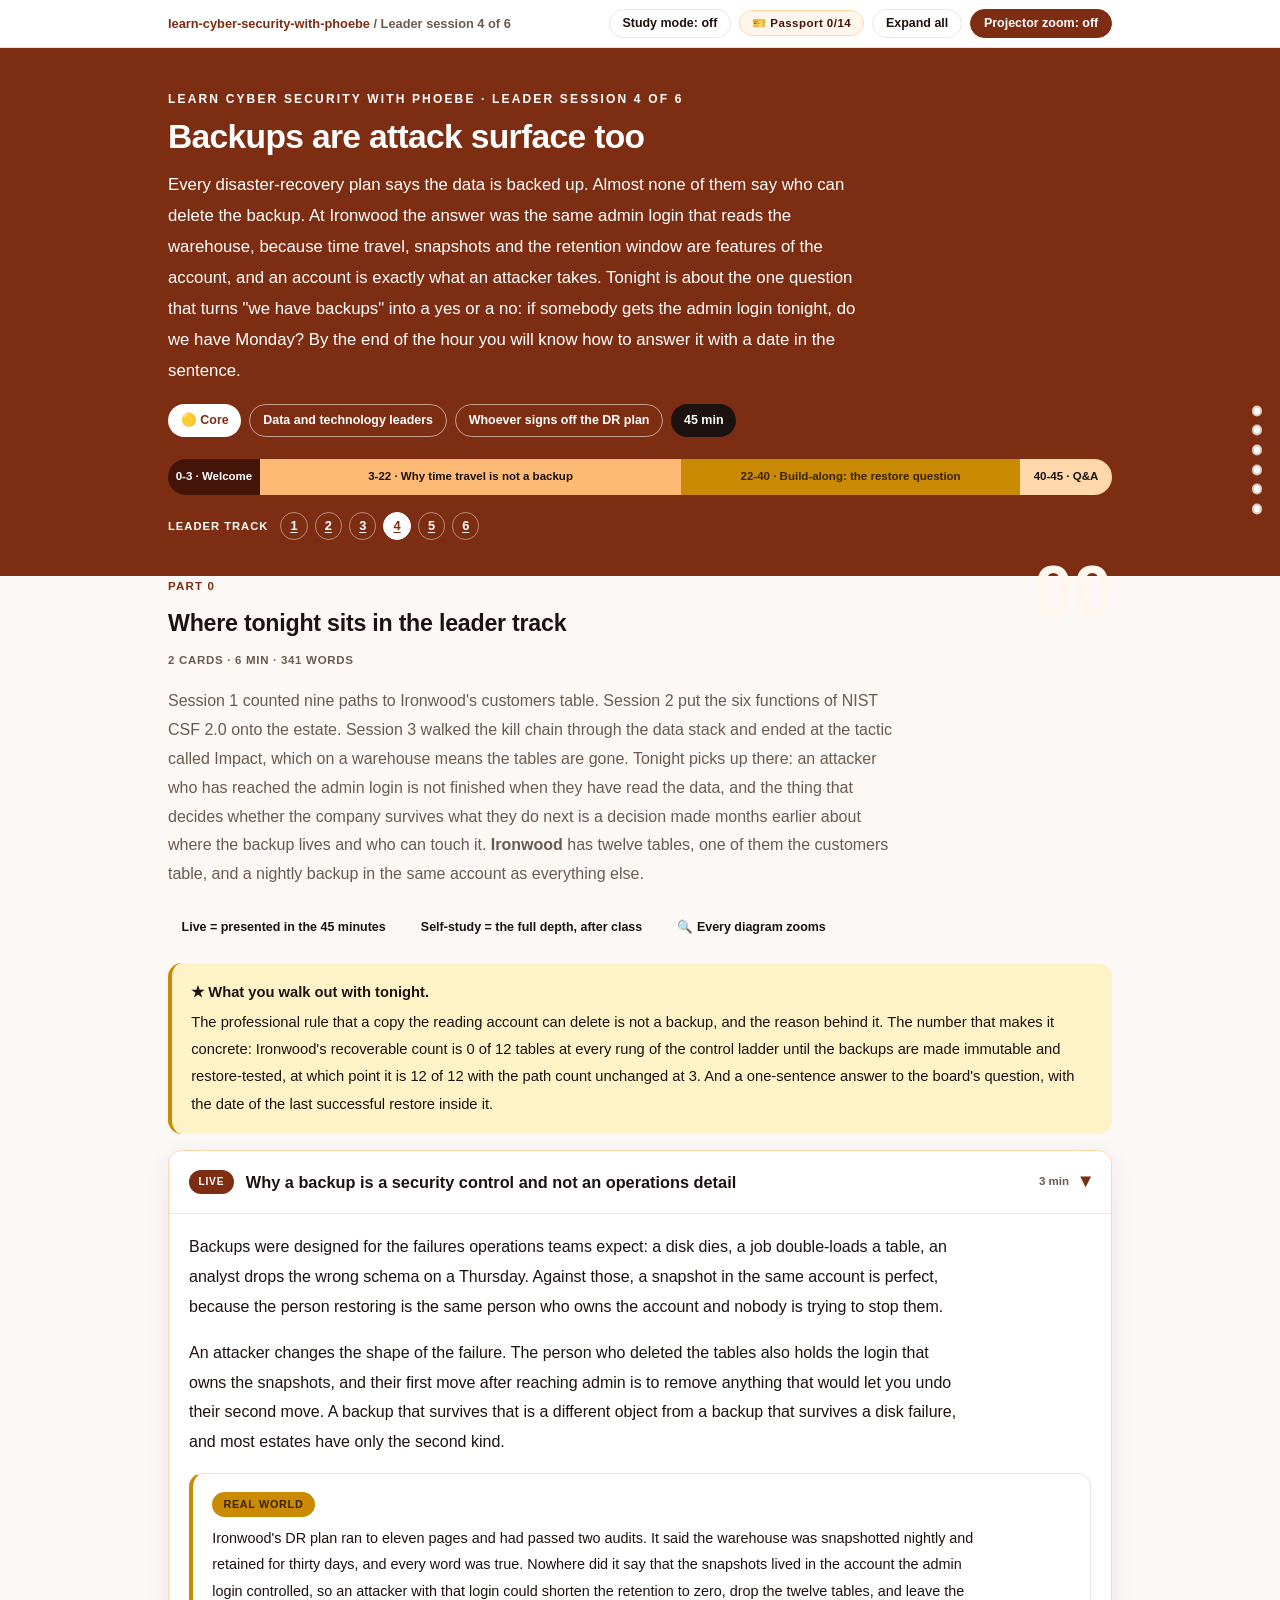
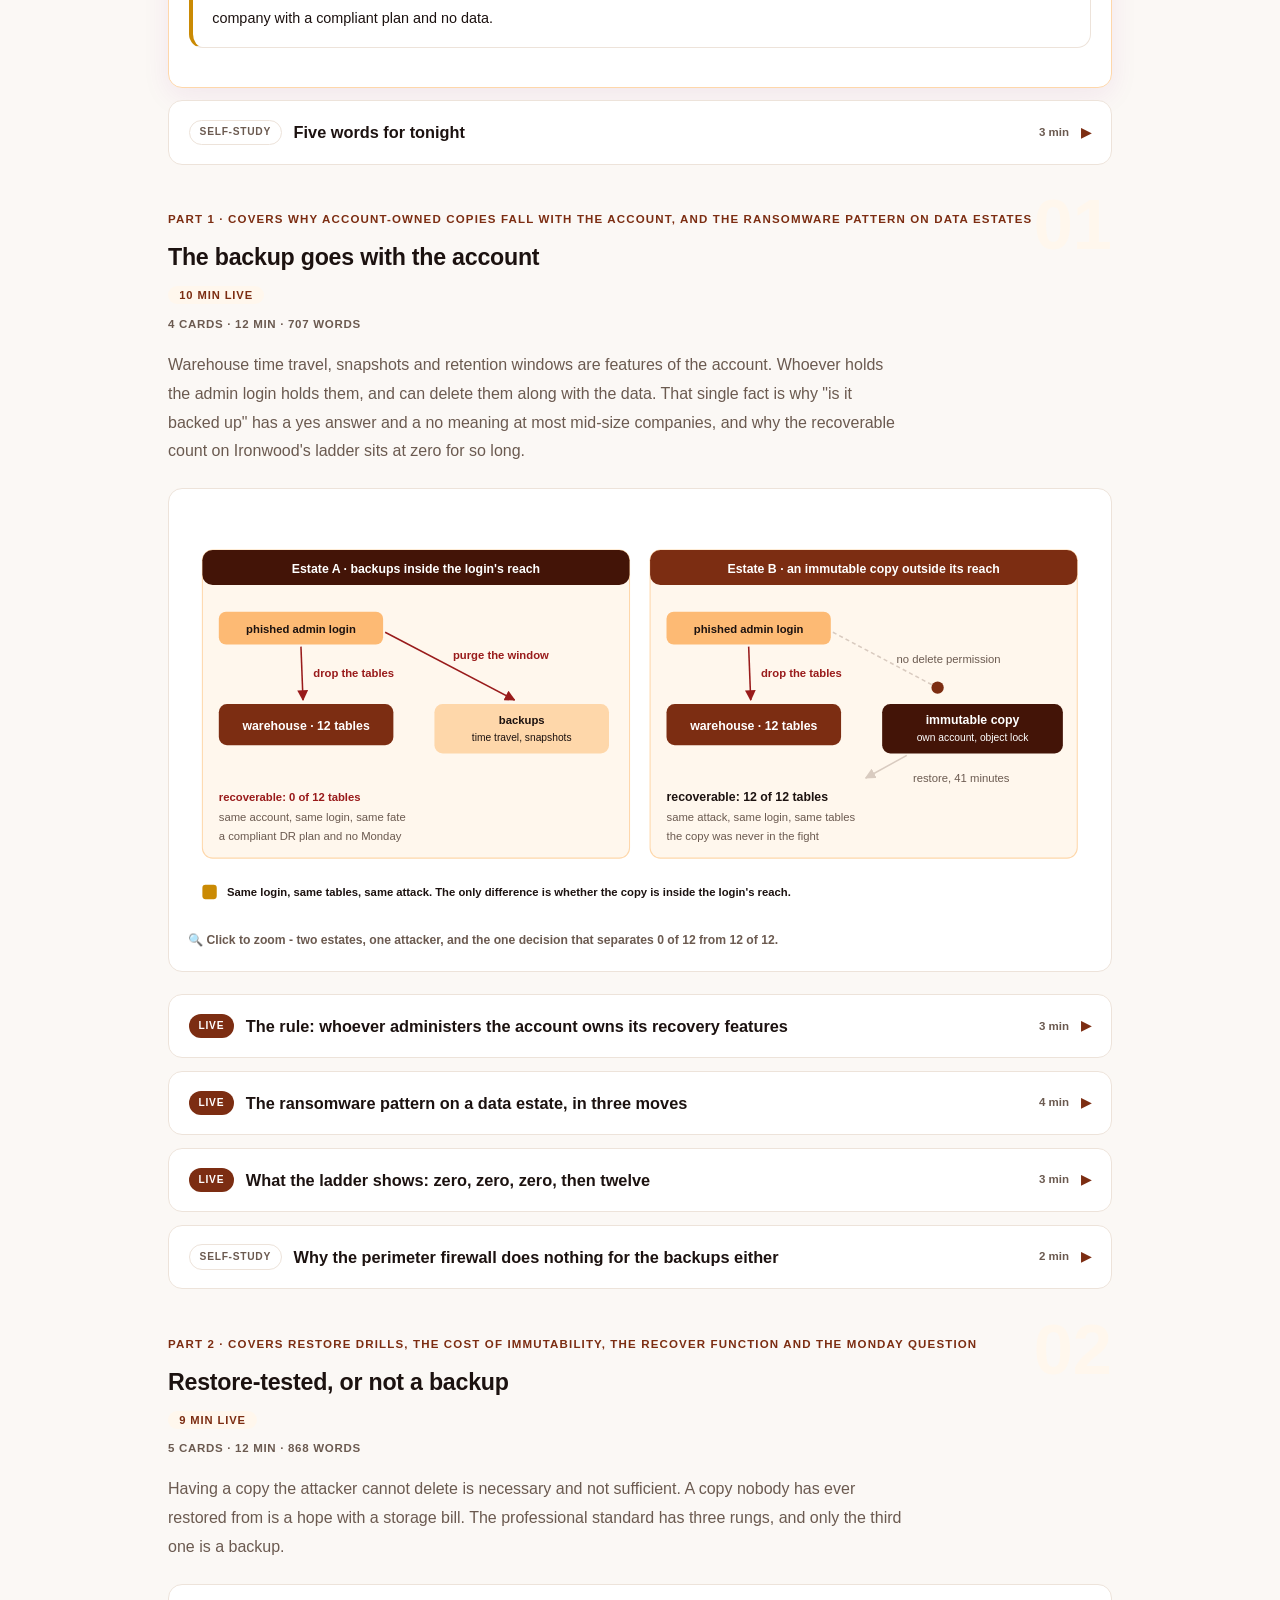
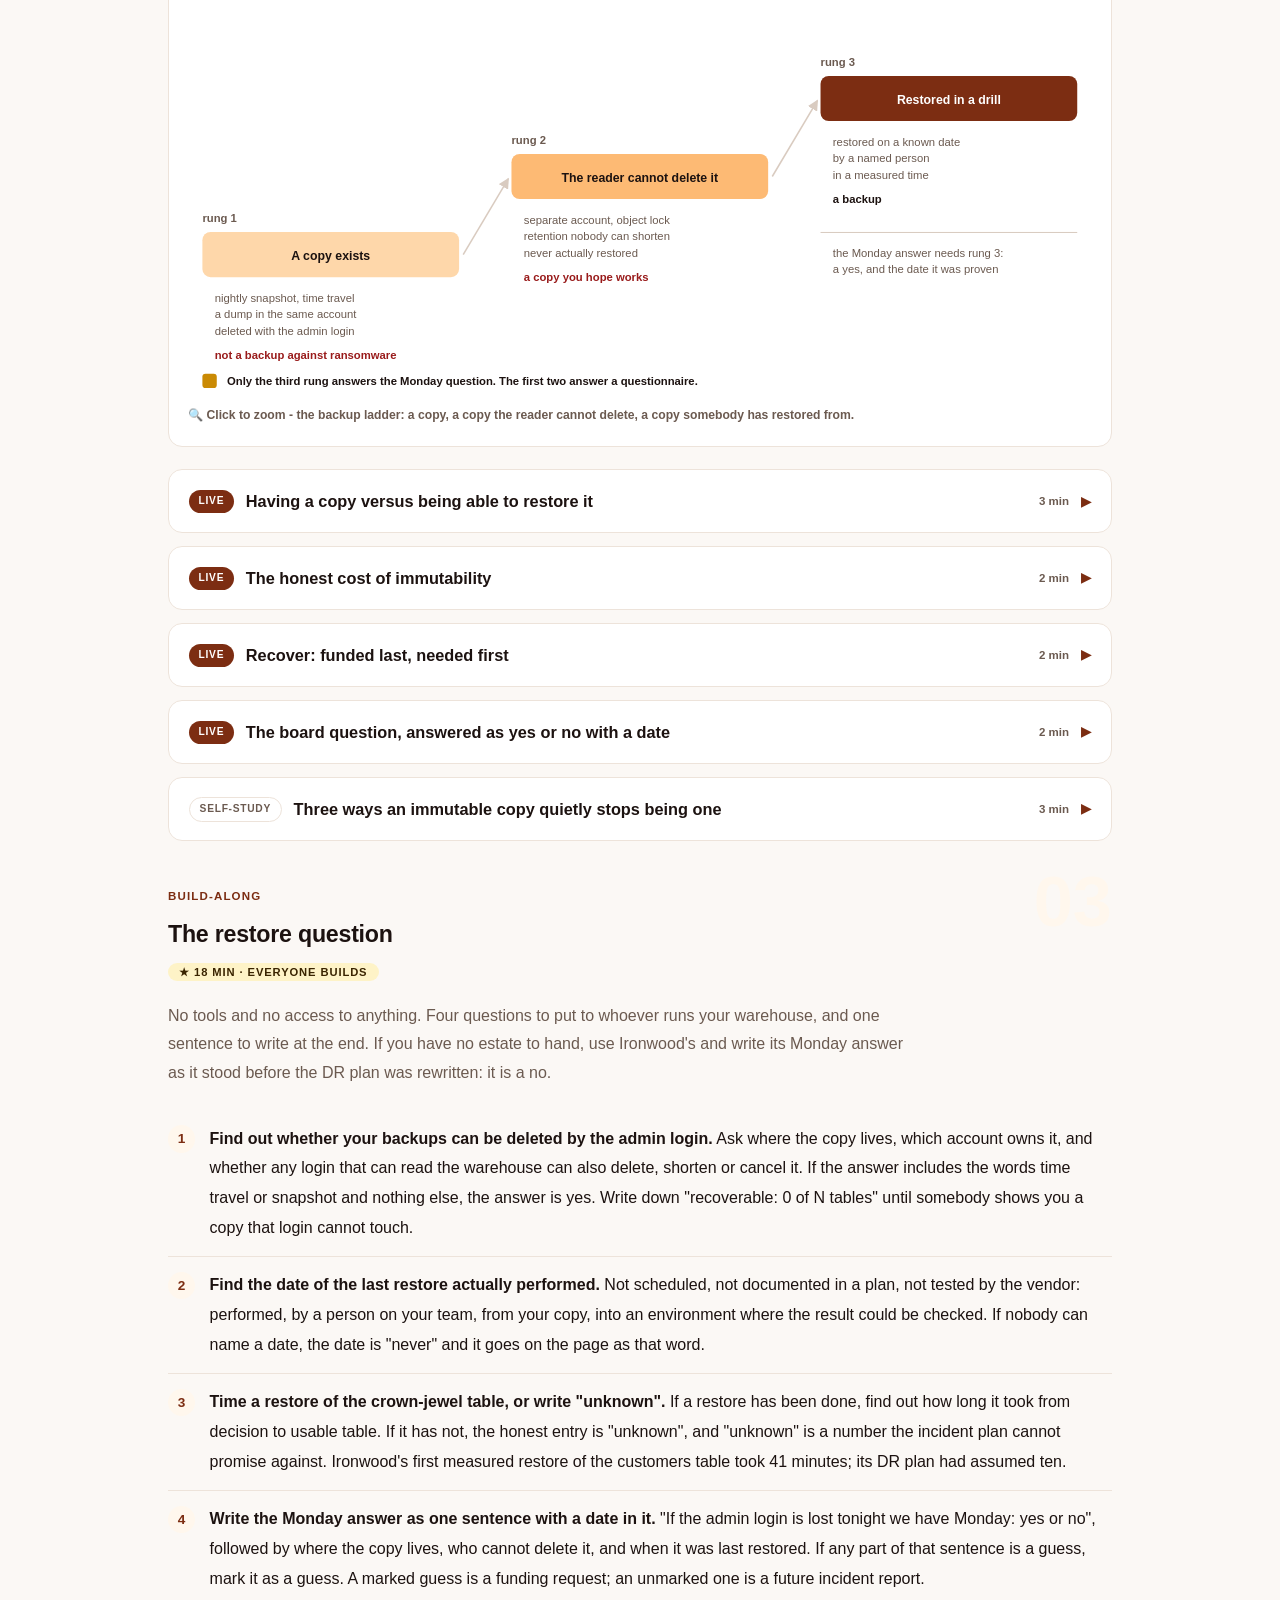
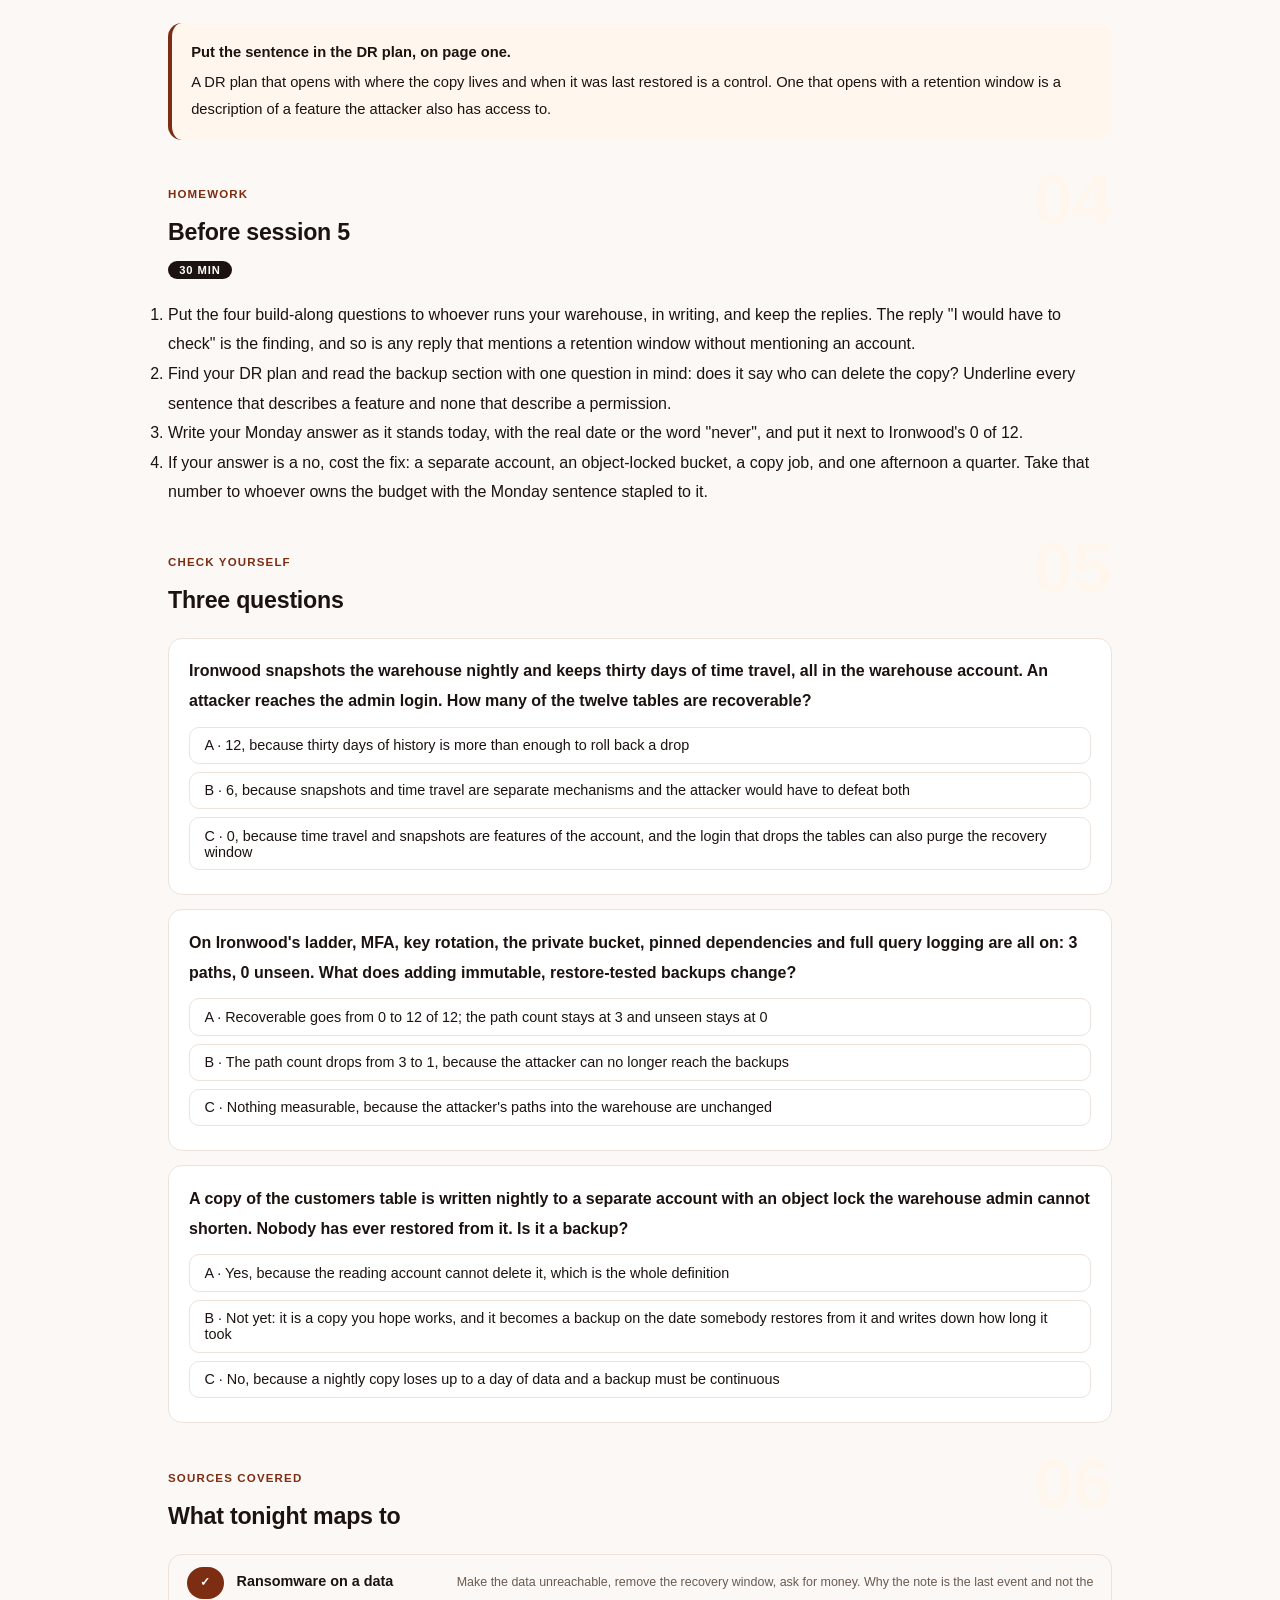
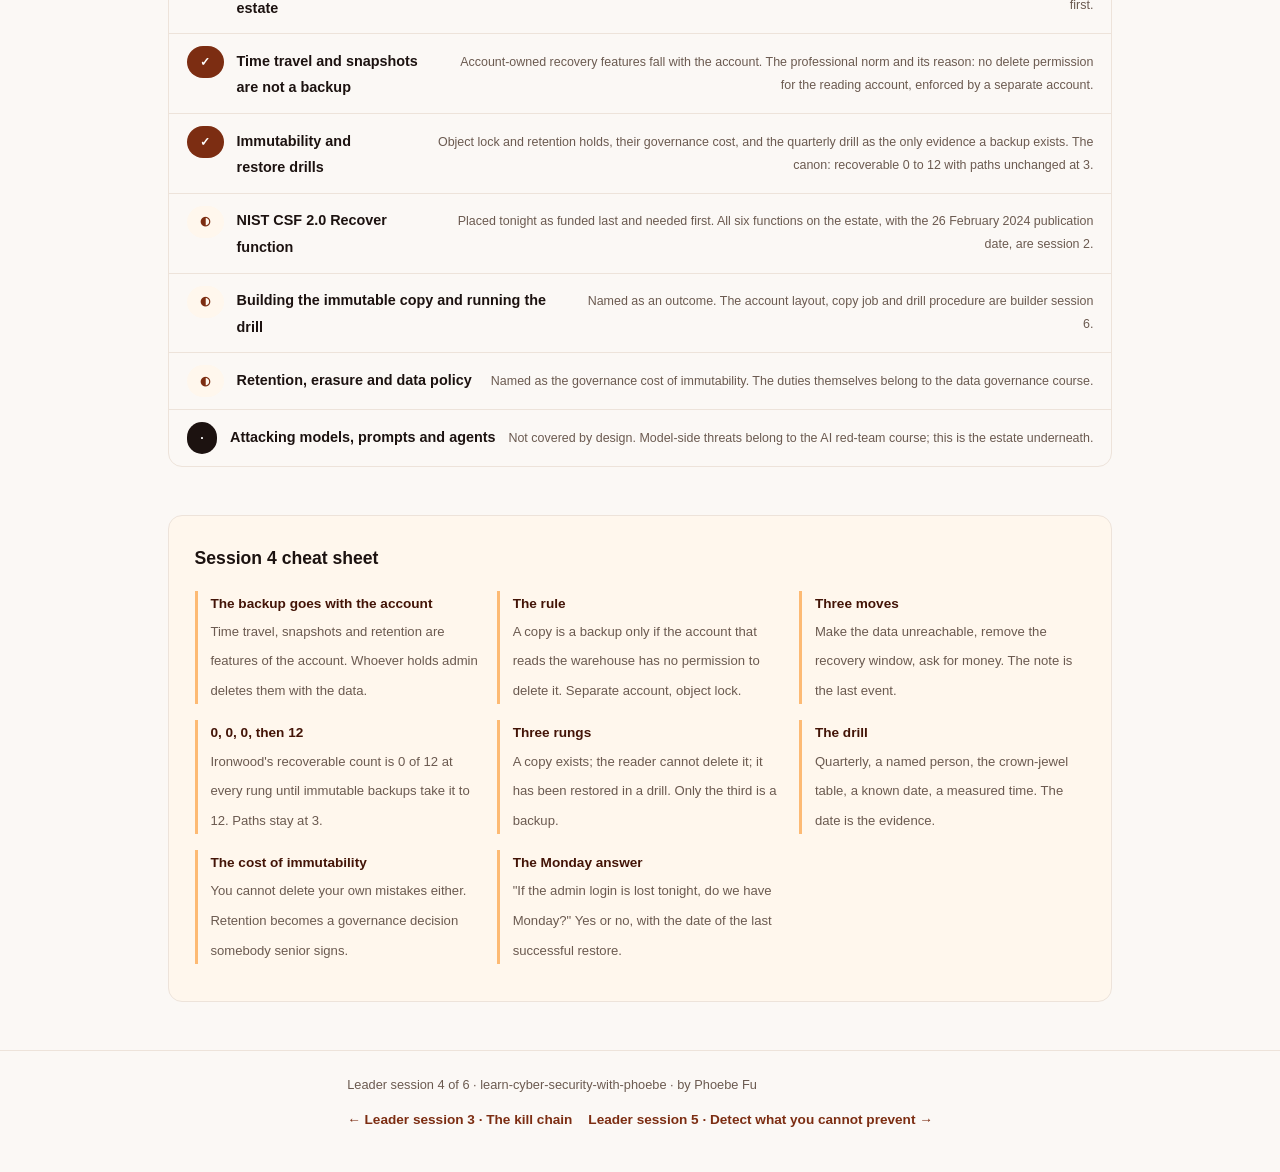
<file: courses/a4-backups-attack-surface.html>
<!DOCTYPE html>
<html lang="en">
<head>
<meta charset="UTF-8">
<meta name="viewport" content="width=device-width, initial-scale=1.0">
<!-- social:start -->
<meta name="description" content="Leader session 4 of 6. Warehouse time travel and snapshots are features of the account, so whoever holds the admin login deletes them with the data. Why Ironwood's recoverable count stays at 0 of 12 through every prevention control, and what takes it to 12.">
<meta property="og:type" content="article">
<meta property="og:site_name" content="Learn with Phoebe">
<meta property="og:title" content="Backups are attack surface too - learn cyber security with phoebe">
<meta property="og:description" content="Leader session 4 of 6. A backup only counts if the account that reads the warehouse cannot delete it, and somebody has restored from it.">
<meta property="og:url" content="https://phoebefu6.github.io/learn-cyber-security-with-phoebe/courses/a4-backups-attack-surface.html">
<meta property="og:image" content="https://phoebefu6.github.io/learn-cyber-security-with-phoebe/assets/og-cover.png">
<meta property="og:image:width" content="1200">
<meta property="og:image:height" content="630">
<meta name="twitter:card" content="summary_large_image">
<meta name="twitter:title" content="Backups are attack surface too - learn cyber security with phoebe">
<meta name="twitter:description" content="Time travel is not a backup. The Monday question, answered as yes or no with the date of the last restore.">
<meta name="twitter:image" content="https://phoebefu6.github.io/learn-cyber-security-with-phoebe/assets/og-cover.png">
<!-- social:end -->
<title>Leader session 4 · Backups are attack surface too - learn cyber security with phoebe</title>
<link rel="stylesheet" href="../assets/style.css?v=23">
</head>
<body>

<div class="toolbar">
  <div class="wrap">
    <span class="crumb"><a href="../index.html">learn-cyber-security-with-phoebe</a> / Leader session 4 of 6</span>
    <button class="btn" id="toggle-all" type="button">Expand all</button>
    <button class="btn primary" id="zoom-toggle" type="button">Projector zoom: off</button>
  </div>
</div>

<header class="masthead">
  <div class="wrap">
    <div class="eyebrow">Learn Cyber Security with Phoebe · Leader session 4 of 6</div>
    <h1>Backups are <span class="accent">attack surface</span> too</h1>
    <p class="sub">Every disaster-recovery plan says the data is backed up. Almost none of them say who can delete the backup. At Ironwood the answer was the same admin login that reads the warehouse, because time travel, snapshots and the retention window are features of the account, and an account is exactly what an attacker takes. Tonight is about the one question that turns "we have backups" into a yes or a no: if somebody gets the admin login tonight, do we have Monday? By the end of the hour you will know how to answer it with a date in the sentence.</p>
    <div class="chip-row">
      <span class="chip level">🟡 Core</span>
      <span class="chip audience">Data and technology leaders</span>
      <span class="chip audience">Whoever signs off the DR plan</span>
      <span class="chip time">45 min</span>
    </div>
    <div class="agenda">
      <span class="a1" style="flex:1">0-3 · Welcome</span>
      <span class="a2" style="flex:5">3-22 · Why time travel is not a backup</span>
      <span class="a3" style="flex:4">22-40 · Build-along: the restore question</span>
      <span class="a4" style="flex:1">40-45 · Q&amp;A</span>
    </div>
  </div>
</header>

<main class="wrap">

  <!-- ============ INTRO ============ -->
  <section class="section" id="intro">
    <div class="section-kicker">
      <span class="klabel">Part 0</span>
      <h2>Where tonight sits in the leader track</h2>
    </div>
    <p class="lede">Session 1 counted nine paths to Ironwood's customers table. Session 2 put the six functions of NIST CSF 2.0 onto the estate. Session 3 walked the kill chain through the data stack and ended at the tactic called Impact, which on a warehouse means the tables are gone. Tonight picks up there: an attacker who has reached the admin login is not finished when they have read the data, and the thing that decides whether the company survives what they do next is a decision made months earlier about where the backup lives and who can touch it. <strong>Ironwood</strong> has twelve tables, one of them the customers table, and a nightly backup in the same account as everything else.</p>

    <div class="legend">
      <span class="pill">Live = presented in the 45 minutes</span>
      <span class="pill">Self-study = the full depth, after class</span>
      <span class="pill">🔍 Every diagram zooms</span>
    </div>

    <div class="callout win">
      <p><strong>★ What you walk out with tonight.</strong> The professional rule that a copy the reading account can delete is not a backup, and the reason behind it. The number that makes it concrete: Ironwood's recoverable count is 0 of 12 tables at every rung of the control ladder until the backups are made immutable and restore-tested, at which point it is 12 of 12 with the path count unchanged at 3. And a one-sentence answer to the board's question, with the date of the last successful restore inside it.</p>
    </div>

    <details class="card" open>
      <summary><span class="mode live">Live</span>Why a backup is a security control and not an operations detail<span class="mini">3 min</span><span class="caret">▶</span></summary>
      <div class="body">
        <p>Backups were designed for the failures operations teams expect: a disk dies, a job double-loads a table, an analyst drops the wrong schema on a Thursday. Against those, a snapshot in the same account is perfect, because the person restoring is the same person who owns the account and nobody is trying to stop them.</p>
        <p>An attacker changes the shape of the failure. The person who deleted the tables also holds the login that owns the snapshots, and their first move after reaching admin is to remove anything that would let you undo their second move. A backup that survives that is a different object from a backup that survives a disk failure, and most estates have only the second kind.</p>
        <div class="callout example">
          <span class="ex-pill">Real world</span>
          <p>Ironwood's DR plan ran to eleven pages and had passed two audits. It said the warehouse was snapshotted nightly and retained for thirty days, and every word was true. Nowhere did it say that the snapshots lived in the account the admin login controlled, so an attacker with that login could shorten the retention to zero, drop the twelve tables, and leave the company with a compliant plan and no data.</p>
        </div>
      </div>
    </details>

    <details class="card">
      <summary><span class="mode self">Self-study</span>Five words for tonight<span class="mini">3 min</span><span class="caret">▶</span></summary>
      <div class="body">
        <ul>
          <li><strong>Time travel</strong> - a warehouse feature that lets you query a table as it was some hours or days ago. Lives inside the account. Purged by whoever administers the account.</li>
          <li><strong>Snapshot</strong> - a point-in-time copy the platform keeps for you, usually in the same account and region. Same owner, same fate.</li>
          <li><strong>Retention window</strong> - how long time travel and snapshots are kept. A setting, which means an admin can change it, which means an attacker with admin can set it to nothing.</li>
          <li><strong>Immutable copy</strong> - a backup written somewhere the reading account has no delete permission, usually a separate account with object lock or a legal-hold style retention that no login in the warehouse account can shorten.</li>
          <li><strong>Restore drill</strong> - actually bringing a table back from the copy, on a known date, by a named person, in a measured time. The only evidence that a backup exists.</li>
        </ul>
      </div>
    </details>
  </section>

  <!-- ============ PART 1 ============ -->
  <section class="section" id="part-1">
    <div class="section-kicker">
      <span class="klabel">Part 1 · covers why account-owned copies fall with the account, and the ransomware pattern on data estates</span>
      <h2>The backup goes with the account</h2>
      <span class="tag concept">10 min live</span>
    </div>
    <p class="lede">Warehouse time travel, snapshots and retention windows are features of the account. Whoever holds the admin login holds them, and can delete them along with the data. That single fact is why "is it backed up" has a yes answer and a no meaning at most mid-size companies, and why the recoverable count on Ironwood's ladder sits at zero for so long.</p>

    <figure class="zoomable">
      <svg viewBox="0 0 880 400" xmlns="http://www.w3.org/2000/svg" role="img" aria-label="Two estates side by side. In estate A the phished admin login reaches both the warehouse of twelve tables and the backups, which are time travel and snapshots in the same account, and the recoverable count is 0 of 12. In estate B the same login reaches the warehouse but an immutable copy in a separate account with object lock sits outside its reach, and the recoverable count is 12 of 12.">
        <style>
          .a4aT { font: 800 12px Inter, sans-serif; fill: #fff; }
          .a4aS { font: 400 10px Inter, sans-serif; fill: #fff; }
          .a4aH { font: 800 11px Inter, sans-serif; fill: #1C1210; }
          .a4aB { font: 400 10px Inter, sans-serif; fill: #1C1210; }
          .a4aM { font: 400 11px Inter, sans-serif; fill: #6B5A50; }
          .a4aR { font: 800 11px Inter, sans-serif; fill: #991B1B; }
          .a4aG { font: 800 12px Inter, sans-serif; fill: #1C1210; }
          .a4aN { font: 700 11px Inter, sans-serif; fill: #1C1210; }
        </style>
        <defs>
          <marker id="a4aAr" viewBox="0 0 10 10" refX="9" refY="5" markerWidth="7" markerHeight="7" orient="auto"><path d="M0,0 L10,5 L0,10 z" fill="#D9CBC0"></path></marker>
          <marker id="a4aRd" viewBox="0 0 10 10" refX="9" refY="5" markerWidth="7" markerHeight="7" orient="auto"><path d="M0,0 L10,5 L0,10 z" fill="#991B1B"></path></marker>
        </defs>

        <rect x="14" y="40" width="416" height="300" rx="10" fill="#FFF7ED" stroke="#FED7AA"></rect>
        <rect x="14" y="40" width="416" height="34" rx="10" fill="#431407"></rect>
        <text class="a4aT" x="222" y="62" text-anchor="middle">Estate A · backups inside the login's reach</text>

        <rect x="30" y="100" width="160" height="32" rx="7" fill="#FDBA74"></rect>
        <text class="a4aH" x="110" y="121" text-anchor="middle">phished admin login</text>

        <rect x="30" y="190" width="170" height="40" rx="8" fill="#7C2D12"></rect>
        <text class="a4aT" x="115" y="215" text-anchor="middle">warehouse · 12 tables</text>

        <rect x="240" y="190" width="170" height="48" rx="8" fill="#FED7AA"></rect>
        <text class="a4aH" x="325" y="209" text-anchor="middle">backups</text>
        <text class="a4aB" x="325" y="226" text-anchor="middle">time travel, snapshots</text>

        <line x1="110" y1="134" x2="112" y2="186" stroke="#991B1B" stroke-width="1.5" marker-end="url(#a4aRd)"></line>
        <text class="a4aR" x="122" y="164">drop the tables</text>
        <line x1="192" y1="120" x2="318" y2="186" stroke="#991B1B" stroke-width="1.5" marker-end="url(#a4aRd)"></line>
        <text class="a4aR" x="258" y="146">purge the window</text>

        <text class="a4aR" x="30" y="284">recoverable: 0 of 12 tables</text>
        <text class="a4aM" x="30" y="304">same account, same login, same fate</text>
        <text class="a4aM" x="30" y="322">a compliant DR plan and no Monday</text>

        <rect x="450" y="40" width="416" height="300" rx="10" fill="#FFF7ED" stroke="#FED7AA"></rect>
        <rect x="450" y="40" width="416" height="34" rx="10" fill="#7C2D12"></rect>
        <text class="a4aT" x="658" y="62" text-anchor="middle">Estate B · an immutable copy outside its reach</text>

        <rect x="466" y="100" width="160" height="32" rx="7" fill="#FDBA74"></rect>
        <text class="a4aH" x="546" y="121" text-anchor="middle">phished admin login</text>

        <rect x="466" y="190" width="170" height="40" rx="8" fill="#7C2D12"></rect>
        <text class="a4aT" x="551" y="215" text-anchor="middle">warehouse · 12 tables</text>

        <rect x="676" y="190" width="176" height="48" rx="8" fill="#431407"></rect>
        <text class="a4aT" x="764" y="209" text-anchor="middle">immutable copy</text>
        <text class="a4aS" x="764" y="226" text-anchor="middle">own account, object lock</text>

        <line x1="546" y1="134" x2="548" y2="186" stroke="#991B1B" stroke-width="1.5" marker-end="url(#a4aRd)"></line>
        <text class="a4aR" x="558" y="164">drop the tables</text>
        <line x1="628" y1="120" x2="726" y2="172" stroke="#D9CBC0" stroke-width="1.5" stroke-dasharray="4 3"></line>
        <circle cx="730" cy="174" r="6" fill="#7C2D12"></circle>
        <text class="a4aM" x="690" y="150">no delete permission</text>

        <line x1="700" y1="240" x2="660" y2="262" stroke="#D9CBC0" stroke-width="1.5" marker-end="url(#a4aAr)"></line>
        <text class="a4aM" x="706" y="266">restore, 41 minutes</text>

        <text class="a4aG" x="466" y="284">recoverable: 12 of 12 tables</text>
        <text class="a4aM" x="466" y="304">same attack, same login, same tables</text>
        <text class="a4aM" x="466" y="322">the copy was never in the fight</text>

        <rect x="14" y="366" width="14" height="14" rx="3" fill="#CA8A04"></rect>
        <text class="a4aN" x="38" y="377">Same login, same tables, same attack. The only difference is whether the copy is inside the login's reach.</text>
      </svg>
      <figcaption>🔍 Click to zoom - two estates, one attacker, and the one decision that separates 0 of 12 from 12 of 12.</figcaption>
    </figure>

    <details class="card">
      <summary><span class="mode live">Live</span>The rule: whoever administers the account owns its recovery features<span class="mini">3 min</span><span class="caret">▶</span></summary>
      <div class="body">
        <p>Time travel is a table setting. The snapshot schedule is an account setting. The retention window is a number in a configuration screen. All three are administered by the same role that creates and drops tables, because the platform reasonably assumes that the administrator is on the company's side. The moment the administrator's login belongs to somebody else, so do the settings, and a retention window of thirty days becomes a retention window of nothing in one action.</p>
        <p>This is why the professional norm draws the line where it does. A copy counts as a backup only if the account that reads the warehouse has no permission to delete it. Not "is unlikely to", not "would need a second approval to": no permission, enforced by a different account with a different set of logins, ideally with an object lock or retention hold that nobody in the warehouse account can shorten. Anything else is a convenience feature that happens to look like a backup on a slide.</p>
      </div>
    </details>

    <details class="card">
      <summary><span class="mode live">Live</span>The ransomware pattern on a data estate, in three moves<span class="mini">4 min</span><span class="caret">▶</span></summary>
      <div class="body">
        <p>Ransomware against a warehouse does not need to encrypt anything, because a warehouse already gives an administrator everything needed to make the data unreachable. The pattern has three moves and only the third one is visible to the business.</p>
        <ul>
          <li><strong>Make the data unreachable.</strong> Drop the tables, or overwrite them, or in some estates encrypt the underlying files. On a warehouse the drop is enough; there are twelve tables at Ironwood and dropping them is twelve statements.</li>
          <li><strong>Remove the recovery window.</strong> Shorten time travel to zero, delete the snapshots, cancel the schedule. This move is the whole reason the attack works, and it is only possible because the recovery features live in the account the attacker now holds.</li>
          <li><strong>Ask for money.</strong> The note arrives after the first two moves are complete, so by the time anyone knows there is an incident the question of whether a backup exists has already been answered.</li>
        </ul>
        <div class="callout example">
          <span class="ex-pill">Real world</span>
          <p>Ironwood's incident tabletop had always started at the ransom note. Played from the attacker's side, the note is the last event, not the first, and the two events before it decide the outcome. The team's honest answer to "what would we restore from" was the snapshots, and the honest answer to "who can delete the snapshots" was the login the exercise assumed had been lost. The DR plan was rewritten that afternoon, and the first line of the new one was where the copy lives.</p>
        </div>
      </div>
    </details>

    <details class="card">
      <summary><span class="mode live">Live</span>What the ladder shows: zero, zero, zero, then twelve<span class="mini">3 min</span><span class="caret">▶</span></summary>
      <div class="body">
        <p>Ironwood's control ladder from session 1 has a third column that nobody looked at until tonight: how many of the twelve tables survive an attacker who reaches the admin login. It reads zero at the baseline. It reads zero after MFA takes the paths from nine to six. It reads zero after key rotation, after the private bucket, after pinned dependencies, and it still reads zero at the rung where every one of those prevention controls is on and query logging has taken the undetected count to nothing: three paths, zero unseen, zero recoverable.</p>
        <p>Then one control, immutable and restore-tested backups, moves it from 0 to 12. The path count does not change; it stays at 3. The undetected count does not change; it stays at 0. Nothing about how the attacker gets in has altered. The only thing that has changed is what they can take away when they do, and that is the whole point of the rung: a control can matter completely without touching the headline number.</p>
        <table class="clean">
          <thead><tr><th>Controls on</th><th>Paths to customers</th><th>Unseen</th><th>Recoverable of 12</th></tr></thead>
          <tbody>
            <tr><td>Nothing</td><td>9</td><td>9</td><td>0</td></tr>
            <tr><td>+ MFA on every human login</td><td>6</td><td>6</td><td>0</td></tr>
            <tr><td>+ rotate service keys</td><td>5</td><td>5</td><td>0</td></tr>
            <tr><td>+ private export bucket</td><td>4</td><td>4</td><td>0</td></tr>
            <tr><td>+ pinned, verified dependencies</td><td>3</td><td>3</td><td>0</td></tr>
            <tr><td>+ query logging and egress alerting</td><td>3</td><td>0</td><td>0</td></tr>
            <tr><td><strong>+ immutable, restore-tested backups</strong></td><td><strong>3</strong></td><td><strong>0</strong></td><td><strong>12</strong></td></tr>
            <tr><td>+ least privilege on the analyst role</td><td>1</td><td>0</td><td>12</td></tr>
          </tbody>
        </table>
      </div>
    </details>

    <details class="card">
      <summary><span class="mode self">Self-study</span>Why the perimeter firewall does nothing for the backups either<span class="mini">2 min</span><span class="caret">▶</span></summary>
      <div class="body">
        <p>The most common single security purchase, a perimeter allowlist on the warehouse, leaves Ironwood at seven paths, seven unseen, and zero recoverable tables. It does nothing for the backups for the same reason it does little for the paths: a phished admin logs in from their own laptop, inside the allowlist, and once inside they hold every setting the account has. Where a credential may be used from is a different question from what the credential may do once it is used, and the backup question lives entirely in the second.</p>
      </div>
    </details>
  </section>

  <!-- ============ PART 2 ============ -->
  <section class="section" id="part-2">
    <div class="section-kicker">
      <span class="klabel">Part 2 · covers restore drills, the cost of immutability, the Recover function and the Monday question</span>
      <h2>Restore-tested, or not a backup</h2>
      <span class="tag concept">9 min live</span>
    </div>
    <p class="lede">Having a copy the attacker cannot delete is necessary and not sufficient. A copy nobody has ever restored from is a hope with a storage bill. The professional standard has three rungs, and only the third one is a backup.</p>

    <figure class="zoomable">
      <svg viewBox="0 0 880 380" xmlns="http://www.w3.org/2000/svg" role="img" aria-label="Three rungs drawn as ascending steps. Rung one, a copy exists, such as a nightly snapshot or time travel in the same account, marked not a backup against ransomware. Rung two, the reading account cannot delete the copy, a separate account with object lock, marked a copy you hope works. Rung three, the copy has been restored in a drill on a known date by a named person in a measured time, marked a backup.">
        <style>
          .a4bT { font: 800 12px Inter, sans-serif; fill: #fff; }
          .a4bH { font: 800 12px Inter, sans-serif; fill: #1C1210; }
          .a4bM { font: 400 11px Inter, sans-serif; fill: #6B5A50; }
          .a4bR { font: 800 11px Inter, sans-serif; fill: #991B1B; }
          .a4bG { font: 800 11px Inter, sans-serif; fill: #1C1210; }
          .a4bK { font: 700 11px Inter, sans-serif; fill: #6B5A50; }
          .a4bN { font: 700 11px Inter, sans-serif; fill: #1C1210; }
        </style>
        <defs>
          <marker id="a4bAr" viewBox="0 0 10 10" refX="9" refY="5" markerWidth="7" markerHeight="7" orient="auto"><path d="M0,0 L10,5 L0,10 z" fill="#D9CBC0"></path></marker>
        </defs>

        <text class="a4bK" x="14" y="212">rung 1</text>
        <rect x="14" y="222" width="250" height="44" rx="8" fill="#FED7AA"></rect>
        <text class="a4bH" x="139" y="249" text-anchor="middle">A copy exists</text>
        <text class="a4bM" x="26" y="290">nightly snapshot, time travel</text>
        <text class="a4bM" x="26" y="306">a dump in the same account</text>
        <text class="a4bM" x="26" y="322">deleted with the admin login</text>
        <text class="a4bR" x="26" y="346">not a backup against ransomware</text>

        <line x1="268" y1="244" x2="312" y2="170" stroke="#D9CBC0" stroke-width="1.5" marker-end="url(#a4bAr)"></line>

        <text class="a4bK" x="315" y="136">rung 2</text>
        <rect x="315" y="146" width="250" height="44" rx="8" fill="#FDBA74"></rect>
        <text class="a4bH" x="440" y="173" text-anchor="middle">The reader cannot delete it</text>
        <text class="a4bM" x="327" y="214">separate account, object lock</text>
        <text class="a4bM" x="327" y="230">retention nobody can shorten</text>
        <text class="a4bM" x="327" y="246">never actually restored</text>
        <text class="a4bR" x="327" y="270">a copy you hope works</text>

        <line x1="569" y1="168" x2="613" y2="94" stroke="#D9CBC0" stroke-width="1.5" marker-end="url(#a4bAr)"></line>

        <text class="a4bK" x="616" y="60">rung 3</text>
        <rect x="616" y="70" width="250" height="44" rx="8" fill="#7C2D12"></rect>
        <text class="a4bT" x="741" y="97" text-anchor="middle">Restored in a drill</text>
        <text class="a4bM" x="628" y="138">restored on a known date</text>
        <text class="a4bM" x="628" y="154">by a named person</text>
        <text class="a4bM" x="628" y="170">in a measured time</text>
        <text class="a4bG" x="628" y="194">a backup</text>

        <rect x="616" y="222" width="250" height="1" fill="#D9CBC0"></rect>
        <text class="a4bM" x="628" y="246">the Monday answer needs rung 3:</text>
        <text class="a4bM" x="628" y="262">a yes, and the date it was proven</text>

        <rect x="14" y="360" width="14" height="14" rx="3" fill="#CA8A04"></rect>
        <text class="a4bN" x="38" y="371">Only the third rung answers the Monday question. The first two answer a questionnaire.</text>
      </svg>
      <figcaption>🔍 Click to zoom - the backup ladder: a copy, a copy the reader cannot delete, a copy somebody has restored from.</figcaption>
    </figure>

    <details class="card">
      <summary><span class="mode live">Live</span>Having a copy versus being able to restore it<span class="mini">3 min</span><span class="caret">▶</span></summary>
      <div class="body">
        <p>Three things go wrong between a copy and a restore, and none of them shows up on a storage dashboard. The copy turns out to be incomplete, because the job that writes it silently skipped a table after a schema change eight months ago. The restore takes far longer than anyone assumed, because nobody had ever measured it and the crown-jewel table is four hundred million rows. And the one person who knew the sequence of steps left in the spring, and the runbook they wrote refers to a console that has since been redesigned.</p>
        <p>A restore drill is the only instrument that detects all three. It is a scheduled event, quarterly at most estates, in which a named person restores the crown-jewel table from the immutable copy into a scratch environment, compares row counts against production, and writes down the date and the elapsed time. The write-down is the point: the date is the evidence that the backup exists, and the time is the number the incident plan is allowed to promise.</p>
        <div class="callout tip">
          <p><strong>The drill is cheap and the absence of a drill is not.</strong> A quarterly restore of one table costs an afternoon of one engineer's time and some scratch compute. The first time it is done it usually finds something, and finding it on a Tuesday afternoon in a drill is the cheapest possible way to find it.</p>
        </div>
      </div>
    </details>

    <details class="card">
      <summary><span class="mode live">Live</span>The honest cost of immutability<span class="mini">2 min</span><span class="caret">▶</span></summary>
      <div class="body">
        <p>An immutable copy protects the data from the attacker by protecting it from everybody, including you. A table loaded with the wrong rows sits in the immutable copy until the retention period expires. A dataset that should never have been retained, or that a customer has a right to have erased, is held for as long as the lock says. You cannot delete your own mistakes either, and that is not a flaw in the control; it is the control.</p>
        <p>This turns the retention window from a storage setting into a governance decision. How long the immutable copy is held, what may be written into it, and how erasure duties are met while it exists are questions for the people who own data policy, not the people who own the platform. The governance course owns the erasure duty itself; what belongs here is the recognition that immutability makes the retention number a decision with two sides, and that somebody senior has to sign it.</p>
      </div>
    </details>

    <details class="card">
      <summary><span class="mode live">Live</span>Recover: funded last, needed first<span class="mini">2 min</span><span class="caret">▶</span></summary>
      <div class="body">
        <p>NIST CSF 2.0, published on 26 February 2024, names six functions: Govern, Identify, Protect, Detect, Respond, Recover. Session 2 put all six onto the estate. Recover is the one that restores assets and operations after an incident, and across most security budgets it is the function funded last, because it produces nothing on a good day and its whole value is realised on a day everyone hopes never comes.</p>
        <p>On the day it does come, Recover is needed first. Every other function has already had its turn by the time the ransom note arrives: Protect did or did not stop the login, Detect did or did not see the drop. The only question left is whether there is a copy outside the attacker's reach and whether somebody knows how to bring it back. That is the whole of Recover, and it costs a separate account, an object lock and a quarterly afternoon.</p>
      </div>
    </details>

    <details class="card">
      <summary><span class="mode live">Live</span>The board question, answered as yes or no with a date<span class="mini">2 min</span><span class="caret">▶</span></summary>
      <div class="body">
        <p>The question a board or a customer is really asking, underneath "is the data backed up", is this: if somebody gets the admin login tonight, do we have Monday? It has a yes or no answer, and the answer is only credible with the date of the last successful restore next to it. A yes with no date is a hope. A no is uncomfortable and is also the most useful sentence a leader can put in front of a budget committee, because it names a specific thing to fund and the thing is not expensive.</p>
        <div class="prompt-box bad">
          <span class="label">✗ The DR plan sentence that is true and decides nothing</span>
The warehouse is backed up nightly and snapshots are retained for thirty days.
        </div>
        <div class="prompt-box good">
          <span class="label">★ The Monday answer, one sentence with a date in it</span>
If the admin login is lost tonight we have Monday: yes. The immutable copy sits in a separate account with an object lock the warehouse admin cannot shorten, and the customers table was last restored from it on 14 August 2026 in 41 minutes by Dana Okoro.
        </div>
      </div>
    </details>

    <details class="card">
      <summary><span class="mode self">Self-study</span>Three ways an immutable copy quietly stops being one<span class="mini">3 min</span><span class="caret">▶</span></summary>
      <div class="body">
        <ul>
          <li><strong>The separate account gets the same admins.</strong> For convenience, the platform team is given administrative rights on the backup account too. The two accounts are now one account with two names, and a phished platform admin reaches both. The backup account needs its own logins, held by fewer people, with its own MFA.</li>
          <li><strong>The lock has an off switch in the warehouse account.</strong> Some retention holds can be released by whoever created them. If the releasing role lives in the warehouse account, the copy is deletable in two steps instead of one, which an attacker will not mind.</li>
          <li><strong>The copy job stops and nobody notices.</strong> A credential expires, the job fails, the immutable copy is faithfully preserving data from six weeks ago. The restore drill catches this by comparing dates and row counts; a storage dashboard showing a healthy bucket does not.</li>
        </ul>
      </div>
    </details>
  </section>

  <!-- ============ DEMO ============ -->
  <section class="section" id="demo-1">
    <div class="section-kicker">
      <span class="klabel">Build-along</span>
      <h2>The restore question</h2>
      <span class="tag demo">★ 18 min · everyone builds</span>
    </div>
    <p class="lede">No tools and no access to anything. Four questions to put to whoever runs your warehouse, and one sentence to write at the end. If you have no estate to hand, use Ironwood's and write its Monday answer as it stood before the DR plan was rewritten: it is a no.</p>

    <div class="steps">
      <div class="step">
        <p><strong>Find out whether your backups can be deleted by the admin login.</strong> Ask where the copy lives, which account owns it, and whether any login that can read the warehouse can also delete, shorten or cancel it. If the answer includes the words time travel or snapshot and nothing else, the answer is yes. Write down "recoverable: 0 of N tables" until somebody shows you a copy that login cannot touch.</p>
      </div>
      <div class="step">
        <p><strong>Find the date of the last restore actually performed.</strong> Not scheduled, not documented in a plan, not tested by the vendor: performed, by a person on your team, from your copy, into an environment where the result could be checked. If nobody can name a date, the date is "never" and it goes on the page as that word.</p>
      </div>
      <div class="step">
        <p><strong>Time a restore of the crown-jewel table, or write "unknown".</strong> If a restore has been done, find out how long it took from decision to usable table. If it has not, the honest entry is "unknown", and "unknown" is a number the incident plan cannot promise against. Ironwood's first measured restore of the customers table took 41 minutes; its DR plan had assumed ten.</p>
      </div>
      <div class="step">
        <p><strong>Write the Monday answer as one sentence with a date in it.</strong> "If the admin login is lost tonight we have Monday: yes or no", followed by where the copy lives, who cannot delete it, and when it was last restored. If any part of that sentence is a guess, mark it as a guess. A marked guess is a funding request; an unmarked one is a future incident report.</p>
      </div>
    </div>

    <div class="callout tip">
      <p><strong>Put the sentence in the DR plan, on page one.</strong> A DR plan that opens with where the copy lives and when it was last restored is a control. One that opens with a retention window is a description of a feature the attacker also has access to.</p>
    </div>
  </section>

  <!-- ============ HOMEWORK ============ -->
  <section class="section" id="exercise">
    <div class="section-kicker">
      <span class="klabel">Homework</span>
      <h2>Before session 5</h2>
      <span class="tag exercise">30 min</span>
    </div>
    <ol>
      <li>Put the four build-along questions to whoever runs your warehouse, in writing, and keep the replies. The reply "I would have to check" is the finding, and so is any reply that mentions a retention window without mentioning an account.</li>
      <li>Find your DR plan and read the backup section with one question in mind: does it say who can delete the copy? Underline every sentence that describes a feature and none that describe a permission.</li>
      <li>Write your Monday answer as it stands today, with the real date or the word "never", and put it next to Ironwood's 0 of 12.</li>
      <li>If your answer is a no, cost the fix: a separate account, an object-locked bucket, a copy job, and one afternoon a quarter. Take that number to whoever owns the budget with the Monday sentence stapled to it.</li>
    </ol>
  </section>

  <!-- ============ QUIZ ============ -->
  <section class="section" id="quiz">
    <div class="section-kicker">
      <span class="klabel">Check yourself</span>
      <h2>Three questions</h2>
    </div>

    <div class="quiz-q" data-answer="2">
      <p class="qtext">Ironwood snapshots the warehouse nightly and keeps thirty days of time travel, all in the warehouse account. An attacker reaches the admin login. How many of the twelve tables are recoverable?</p>
      <button class="qopt" type="button">A · 12, because thirty days of history is more than enough to roll back a drop</button>
      <button class="qopt" type="button">B · 6, because snapshots and time travel are separate mechanisms and the attacker would have to defeat both</button>
      <button class="qopt" type="button">C · 0, because time travel and snapshots are features of the account, and the login that drops the tables can also purge the recovery window</button>
      <p class="qwhy">The recovery features are administered by the same role that creates and drops tables. Whoever holds that login holds the retention window, and setting it to nothing is one action. This is the 0 of 12 that sits on every rung of the ladder until the copy is moved outside the login's reach.</p>
    </div>

    <div class="quiz-q" data-answer="0">
      <p class="qtext">On Ironwood's ladder, MFA, key rotation, the private bucket, pinned dependencies and full query logging are all on: 3 paths, 0 unseen. What does adding immutable, restore-tested backups change?</p>
      <button class="qopt" type="button">A · Recoverable goes from 0 to 12 of 12; the path count stays at 3 and unseen stays at 0</button>
      <button class="qopt" type="button">B · The path count drops from 3 to 1, because the attacker can no longer reach the backups</button>
      <button class="qopt" type="button">C · Nothing measurable, because the attacker's paths into the warehouse are unchanged</button>
      <p class="qwhy">Nothing about how the attacker gets in changes, so paths and unseen are untouched. What changes is what they can take away when they do: 0 of 12 becomes 12 of 12. A control can matter completely without moving the headline path count, and this rung exists to show it.</p>
    </div>

    <div class="quiz-q" data-answer="1">
      <p class="qtext">A copy of the customers table is written nightly to a separate account with an object lock the warehouse admin cannot shorten. Nobody has ever restored from it. Is it a backup?</p>
      <button class="qopt" type="button">A · Yes, because the reading account cannot delete it, which is the whole definition</button>
      <button class="qopt" type="button">B · Not yet: it is a copy you hope works, and it becomes a backup on the date somebody restores from it and writes down how long it took</button>
      <button class="qopt" type="button">C · No, because a nightly copy loses up to a day of data and a backup must be continuous</button>
      <p class="qwhy">Immutability is the second rung. The third is a restore drill on a known date by a named person in a measured time, which is the only instrument that catches an incomplete copy, an unmeasured restore time or a runbook nobody can follow. The Monday answer needs that date in it.</p>
    </div>

    <p class="quiz-score"></p>
  </section>

  <!-- ============ COVERAGE ============ -->
  <section class="section" id="official">
    <div class="section-kicker">
      <span class="klabel">Sources covered</span>
      <h2>What tonight maps to</h2>
    </div>
    <div class="covered">
      <div class="covered-row">
        <span class="status pill solid">✓</span>
        <span class="name">Ransomware on a data estate</span>
        <span class="note">Make the data unreachable, remove the recovery window, ask for money. Why the note is the last event and not the first.</span>
      </div>
      <div class="covered-row">
        <span class="status pill solid">✓</span>
        <span class="name">Time travel and snapshots are not a backup</span>
        <span class="note">Account-owned recovery features fall with the account. The professional norm and its reason: no delete permission for the reading account, enforced by a separate account.</span>
      </div>
      <div class="covered-row">
        <span class="status pill solid">✓</span>
        <span class="name">Immutability and restore drills</span>
        <span class="note">Object lock and retention holds, their governance cost, and the quarterly drill as the only evidence a backup exists. The canon: recoverable 0 to 12 with paths unchanged at 3.</span>
      </div>
      <div class="covered-row">
        <span class="status pill light">◐</span>
        <span class="name">NIST CSF 2.0 Recover function</span>
        <span class="note">Placed tonight as funded last and needed first. All six functions on the estate, with the 26 February 2024 publication date, are session 2.</span>
      </div>
      <div class="covered-row">
        <span class="status pill light">◐</span>
        <span class="name">Building the immutable copy and running the drill</span>
        <span class="note">Named as an outcome. The account layout, copy job and drill procedure are builder session 6.</span>
      </div>
      <div class="covered-row">
        <span class="status pill light">◐</span>
        <span class="name">Retention, erasure and data policy</span>
        <span class="note">Named as the governance cost of immutability. The duties themselves belong to the data governance course.</span>
      </div>
      <div class="covered-row">
        <span class="status pill inkpill">·</span>
        <span class="name">Attacking models, prompts and agents</span>
        <span class="note">Not covered by design. Model-side threats belong to the AI red-team course; this is the estate underneath.</span>
      </div>
    </div>
  </section>

  <!-- ============ CHEAT SHEET ============ -->
  <section class="cheat" id="cheatsheet">
    <h3>Session 4 cheat sheet</h3>
    <div class="grid-2">
      <div class="cheat-item"><b>The backup goes with the account</b><span>Time travel, snapshots and retention are features of the account. Whoever holds admin deletes them with the data.</span></div>
      <div class="cheat-item"><b>The rule</b><span>A copy is a backup only if the account that reads the warehouse has no permission to delete it. Separate account, object lock.</span></div>
      <div class="cheat-item"><b>Three moves</b><span>Make the data unreachable, remove the recovery window, ask for money. The note is the last event.</span></div>
      <div class="cheat-item"><b>0, 0, 0, then 12</b><span>Ironwood's recoverable count is 0 of 12 at every rung until immutable backups take it to 12. Paths stay at 3.</span></div>
      <div class="cheat-item"><b>Three rungs</b><span>A copy exists; the reader cannot delete it; it has been restored in a drill. Only the third is a backup.</span></div>
      <div class="cheat-item"><b>The drill</b><span>Quarterly, a named person, the crown-jewel table, a known date, a measured time. The date is the evidence.</span></div>
      <div class="cheat-item"><b>The cost of immutability</b><span>You cannot delete your own mistakes either. Retention becomes a governance decision somebody senior signs.</span></div>
      <div class="cheat-item"><b>The Monday answer</b><span>"If the admin login is lost tonight, do we have Monday?" Yes or no, with the date of the last successful restore.</span></div>
    </div>
  </section>

</main>

<footer class="pagefoot">
  <div class="wrap">
    <p>Leader session 4 of 6 · learn-cyber-security-with-phoebe · by Phoebe Fu</p>
    <nav class="pagenav">
      <a href="a3-kill-chain.html">← Leader session 3 · The kill chain</a>
      <a href="a5-detect-what-you-cannot-prevent.html">Leader session 5 · Detect what you cannot prevent →</a>
    </nav>
  </div>
</footer>

<script src="../assets/app.js?v=21"></script>
</body>
</html>
</file>
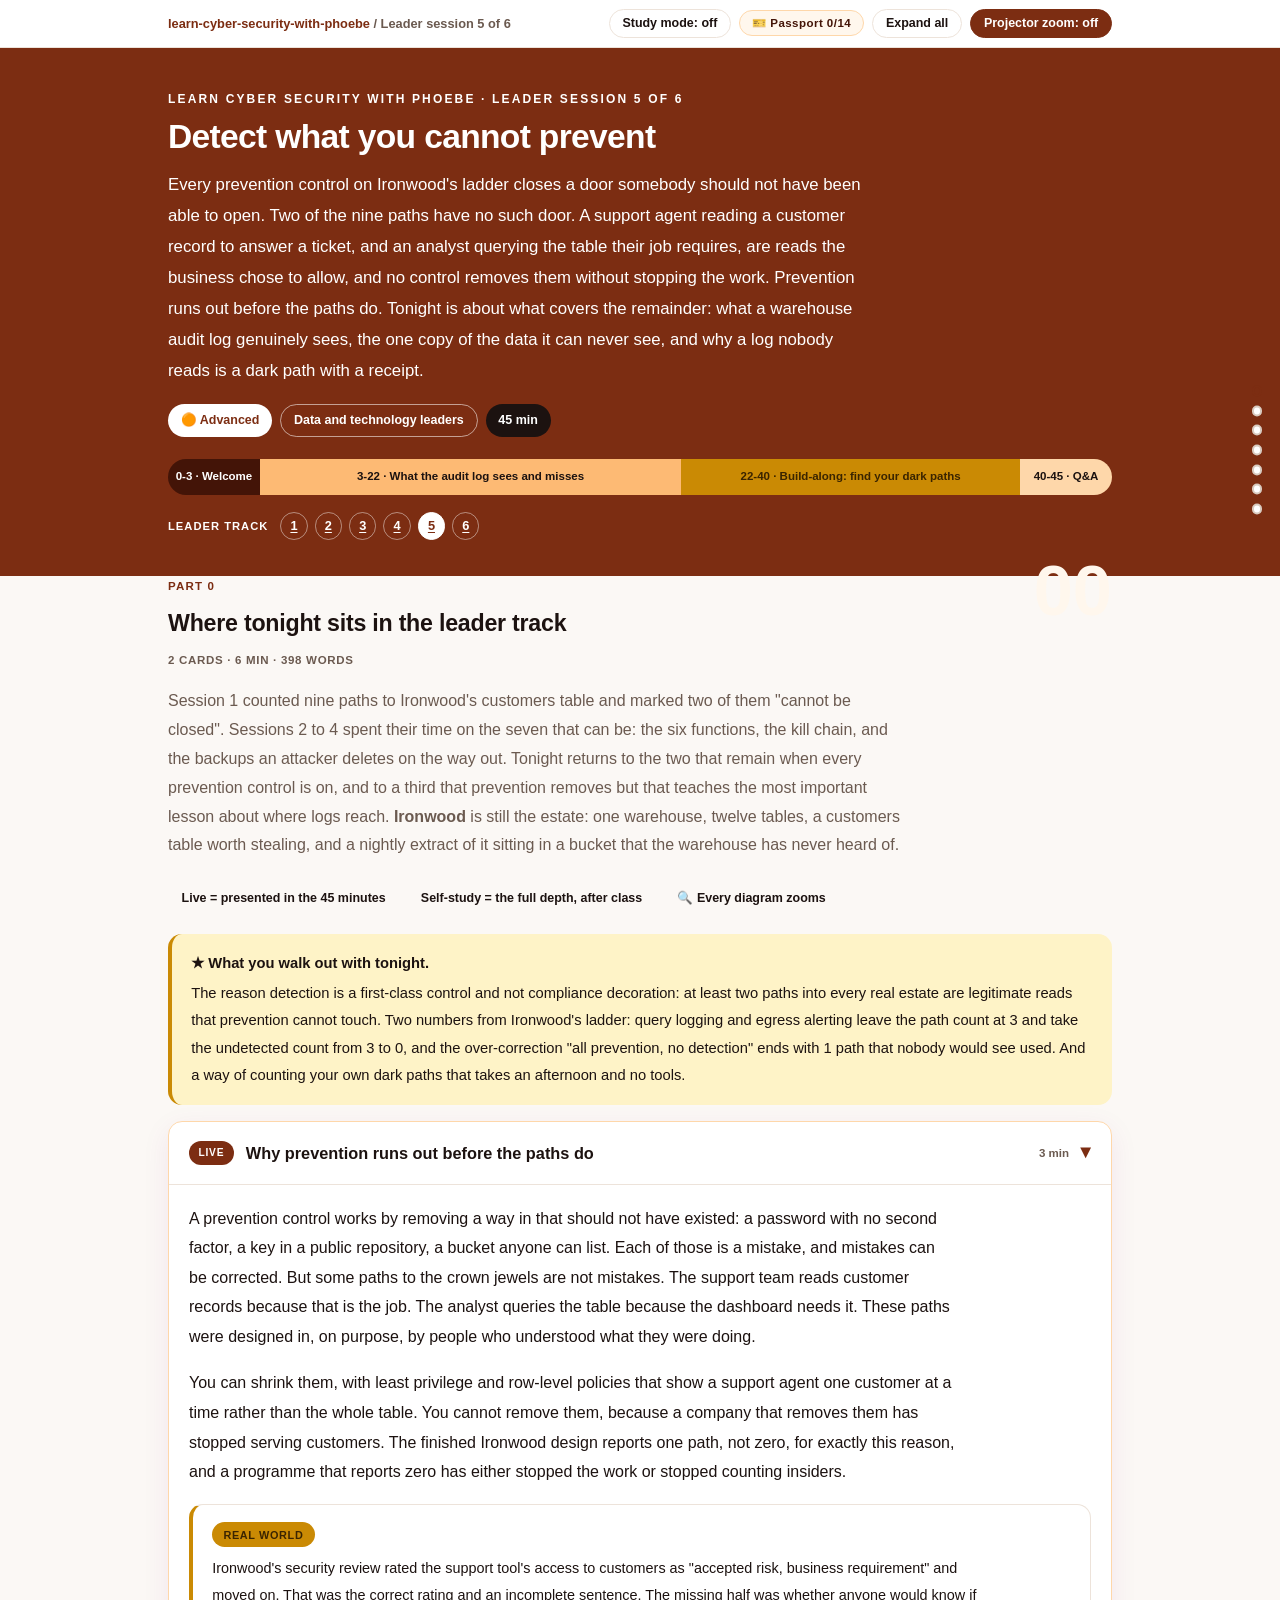
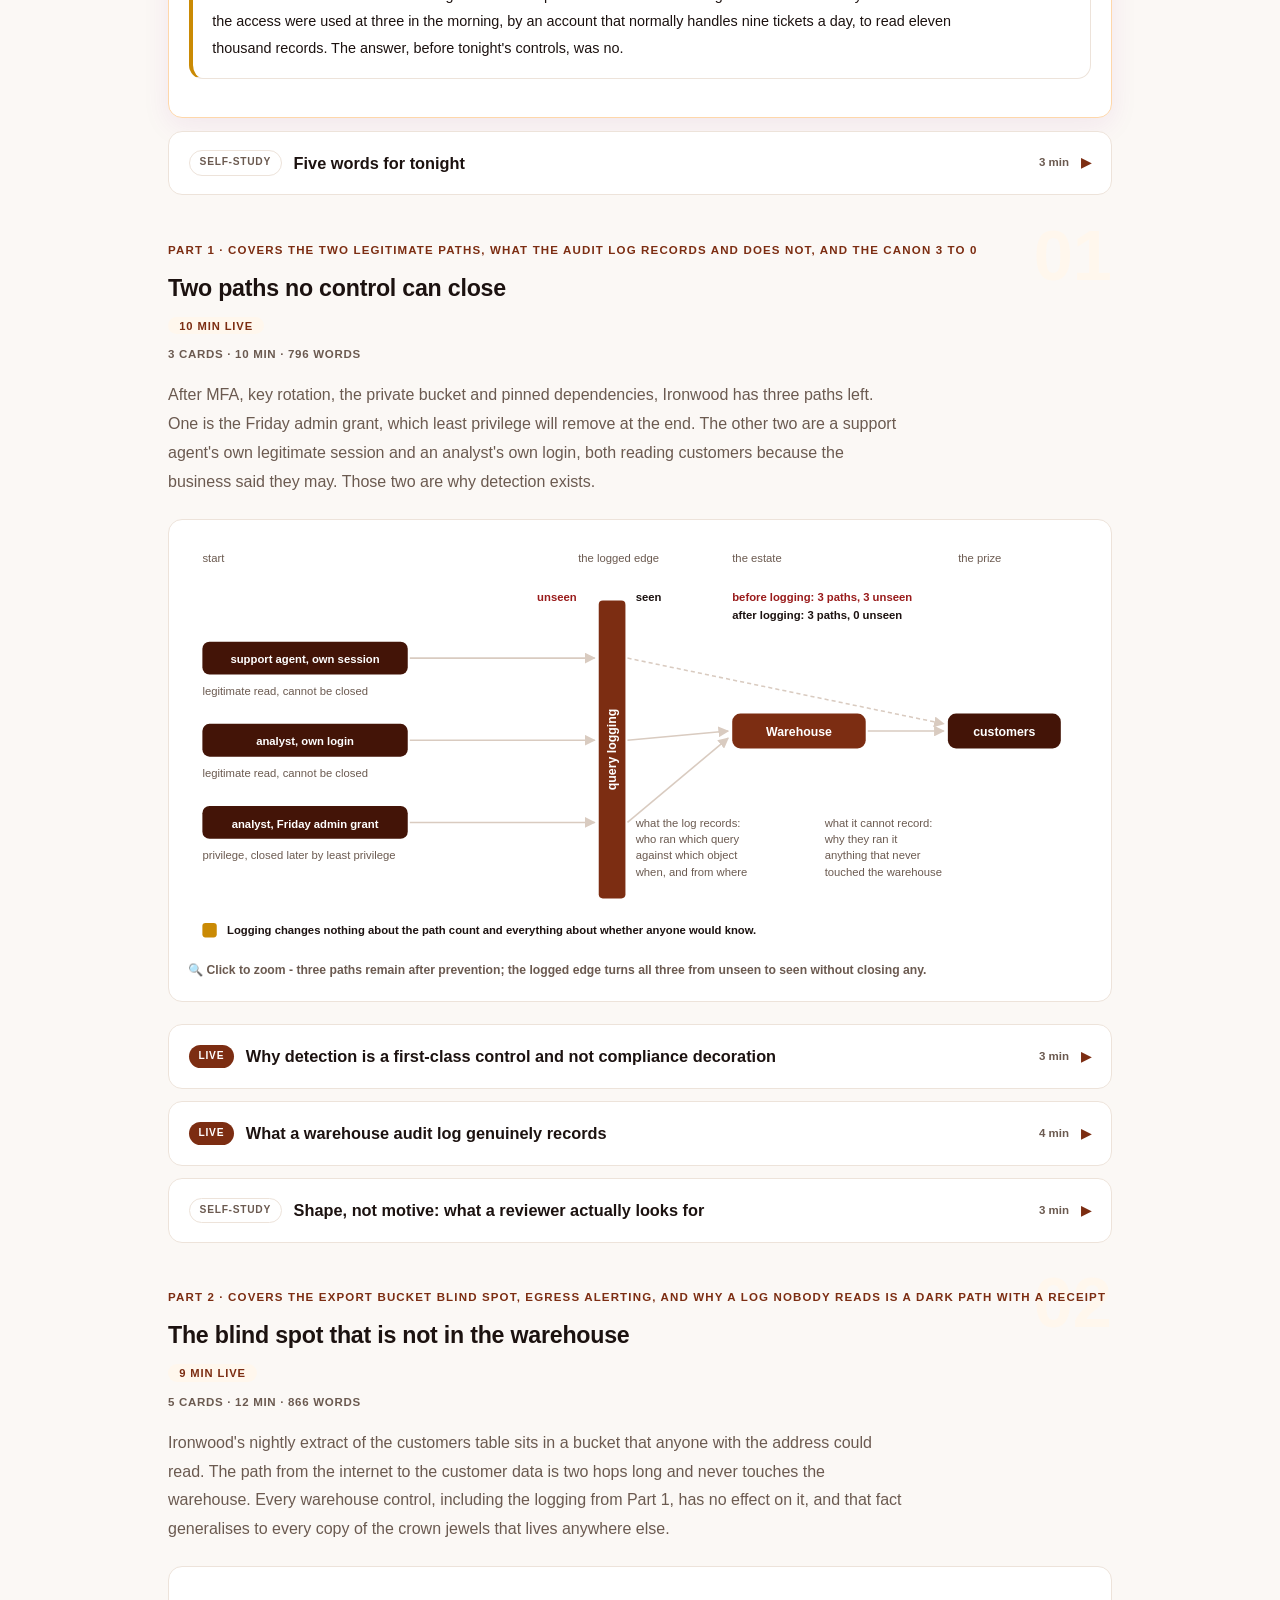
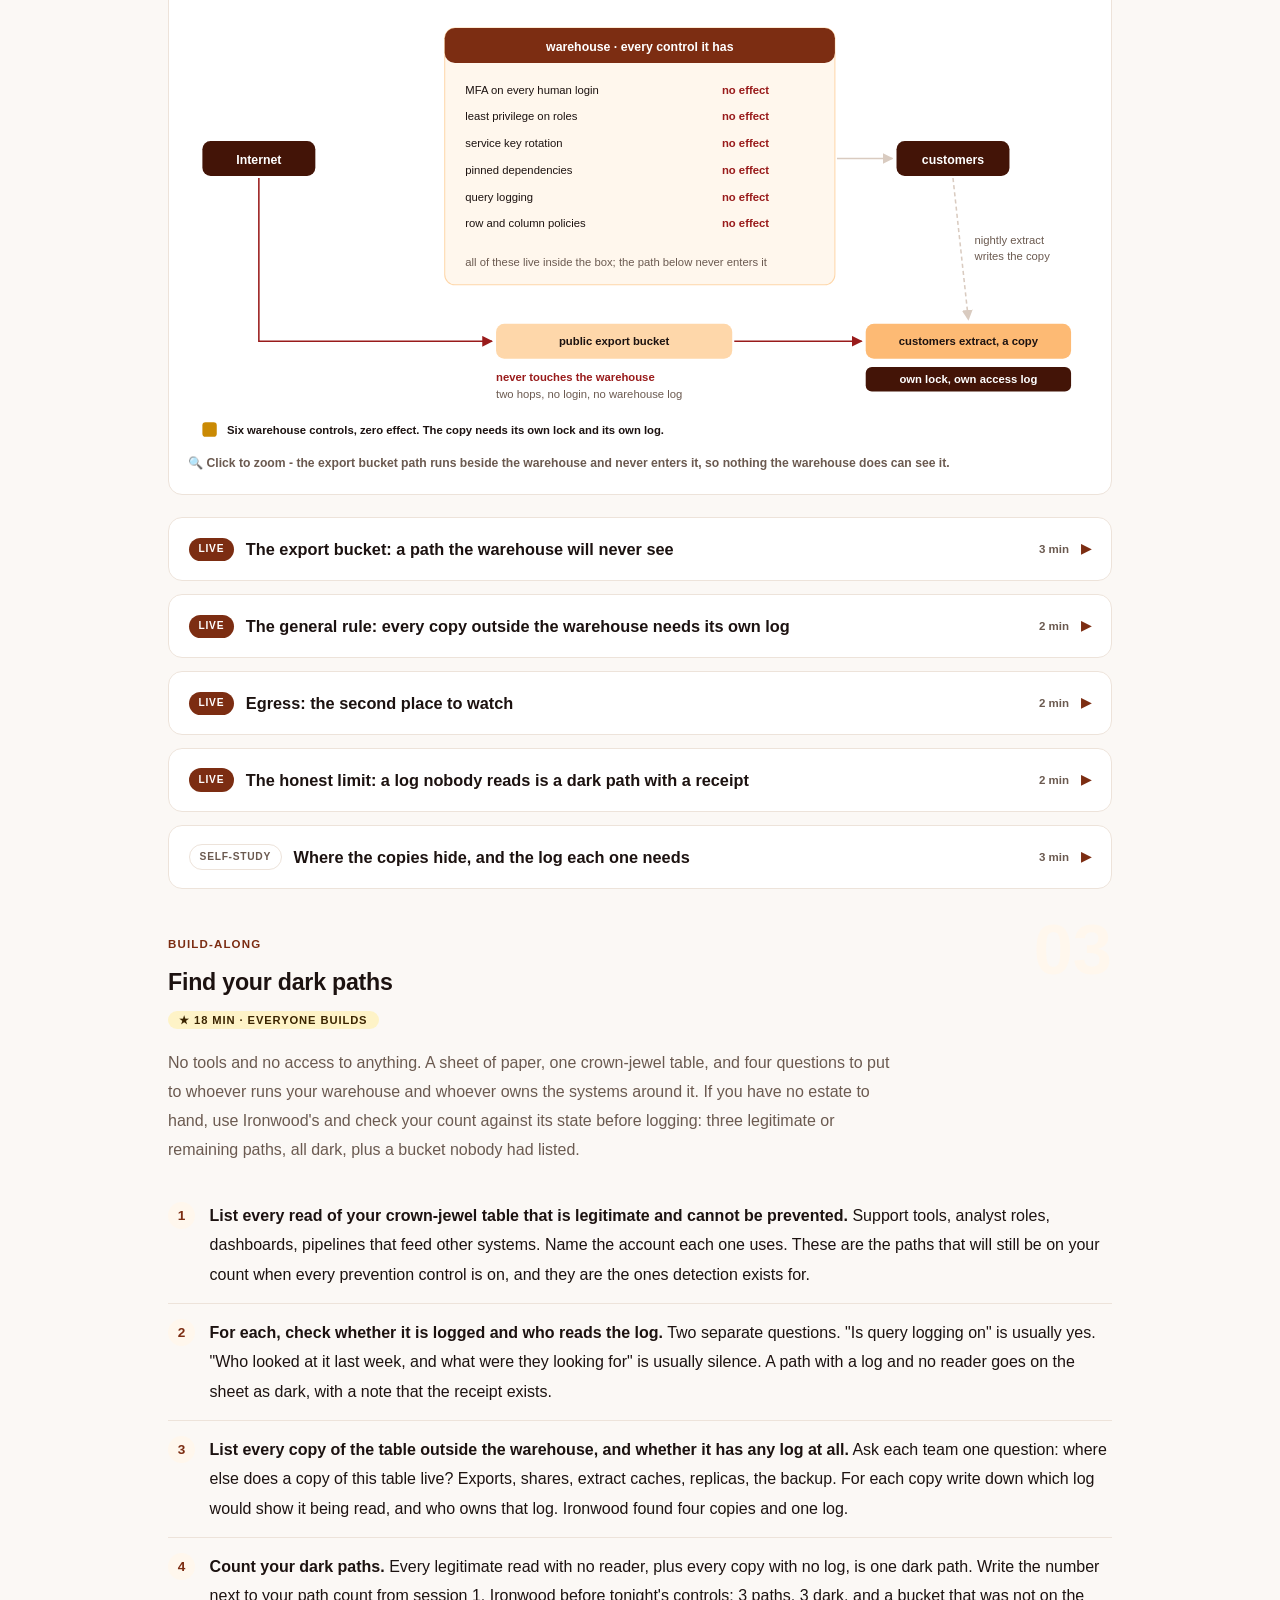
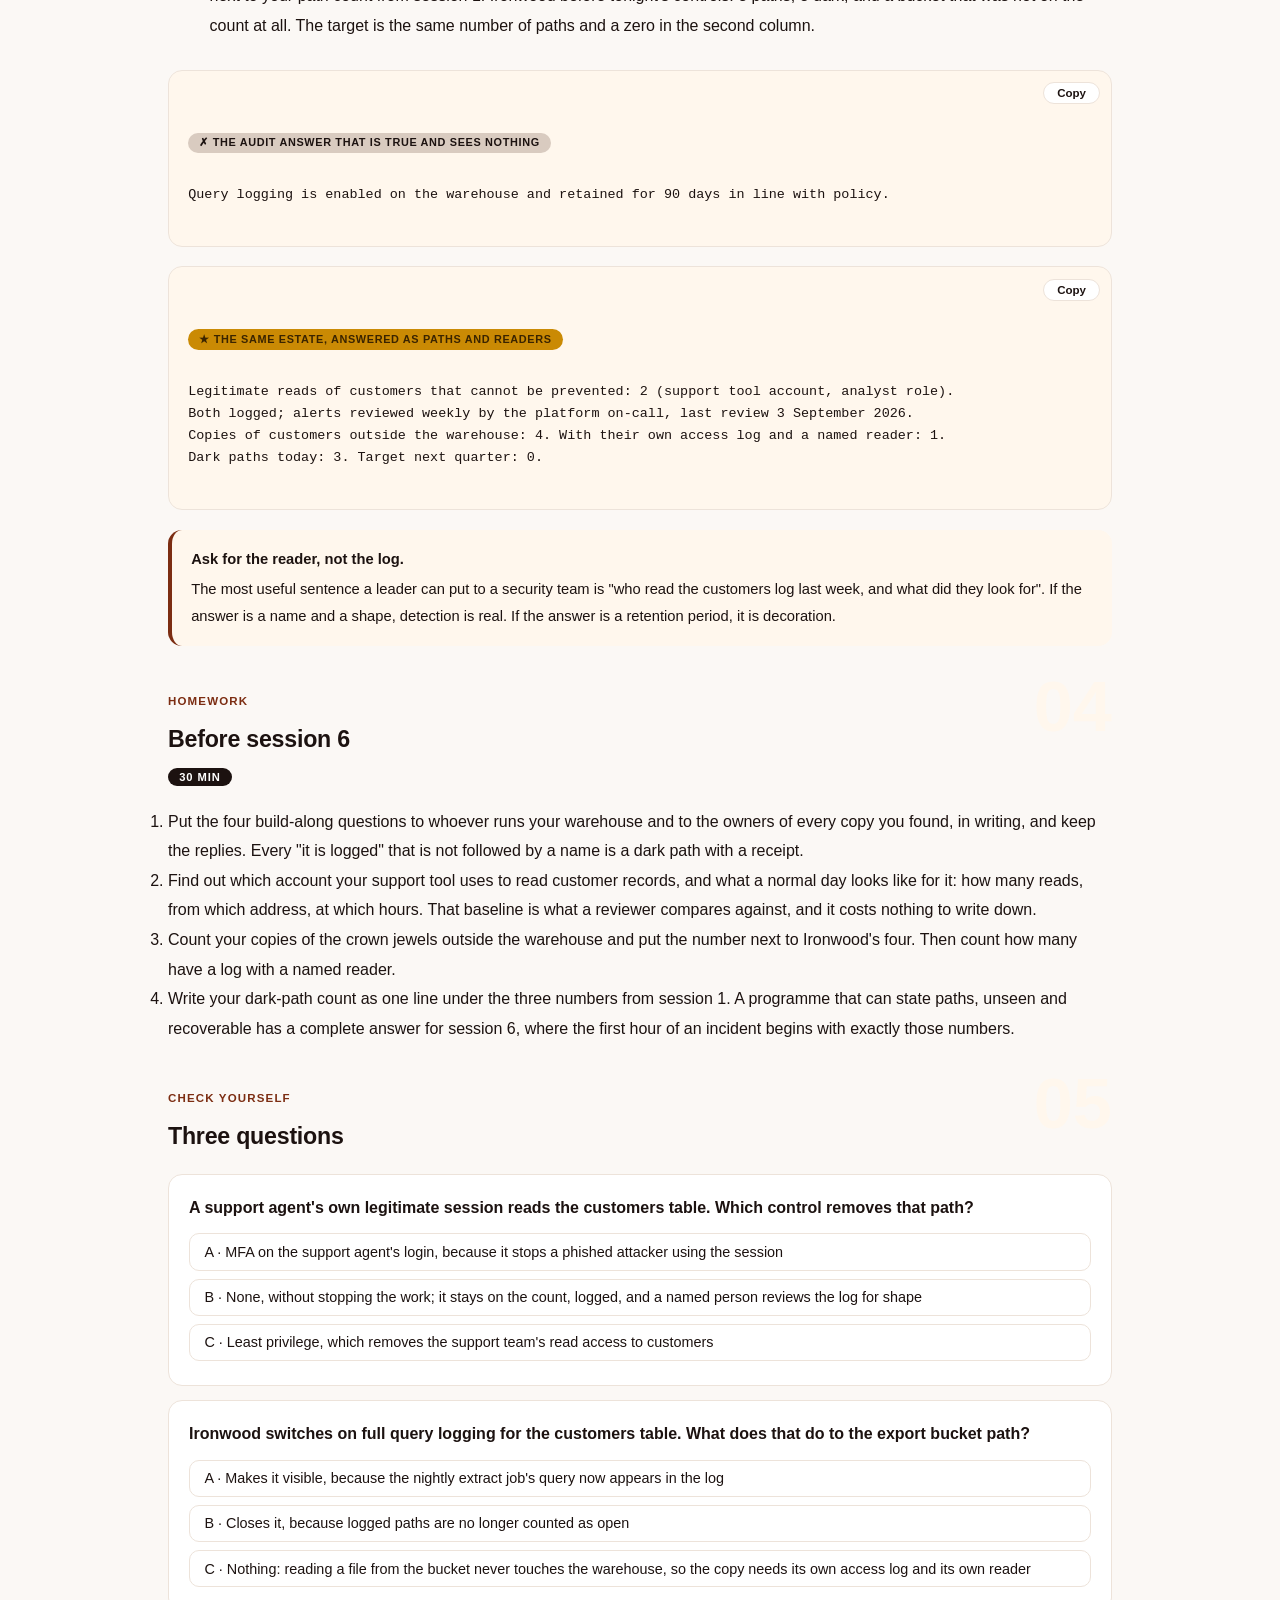
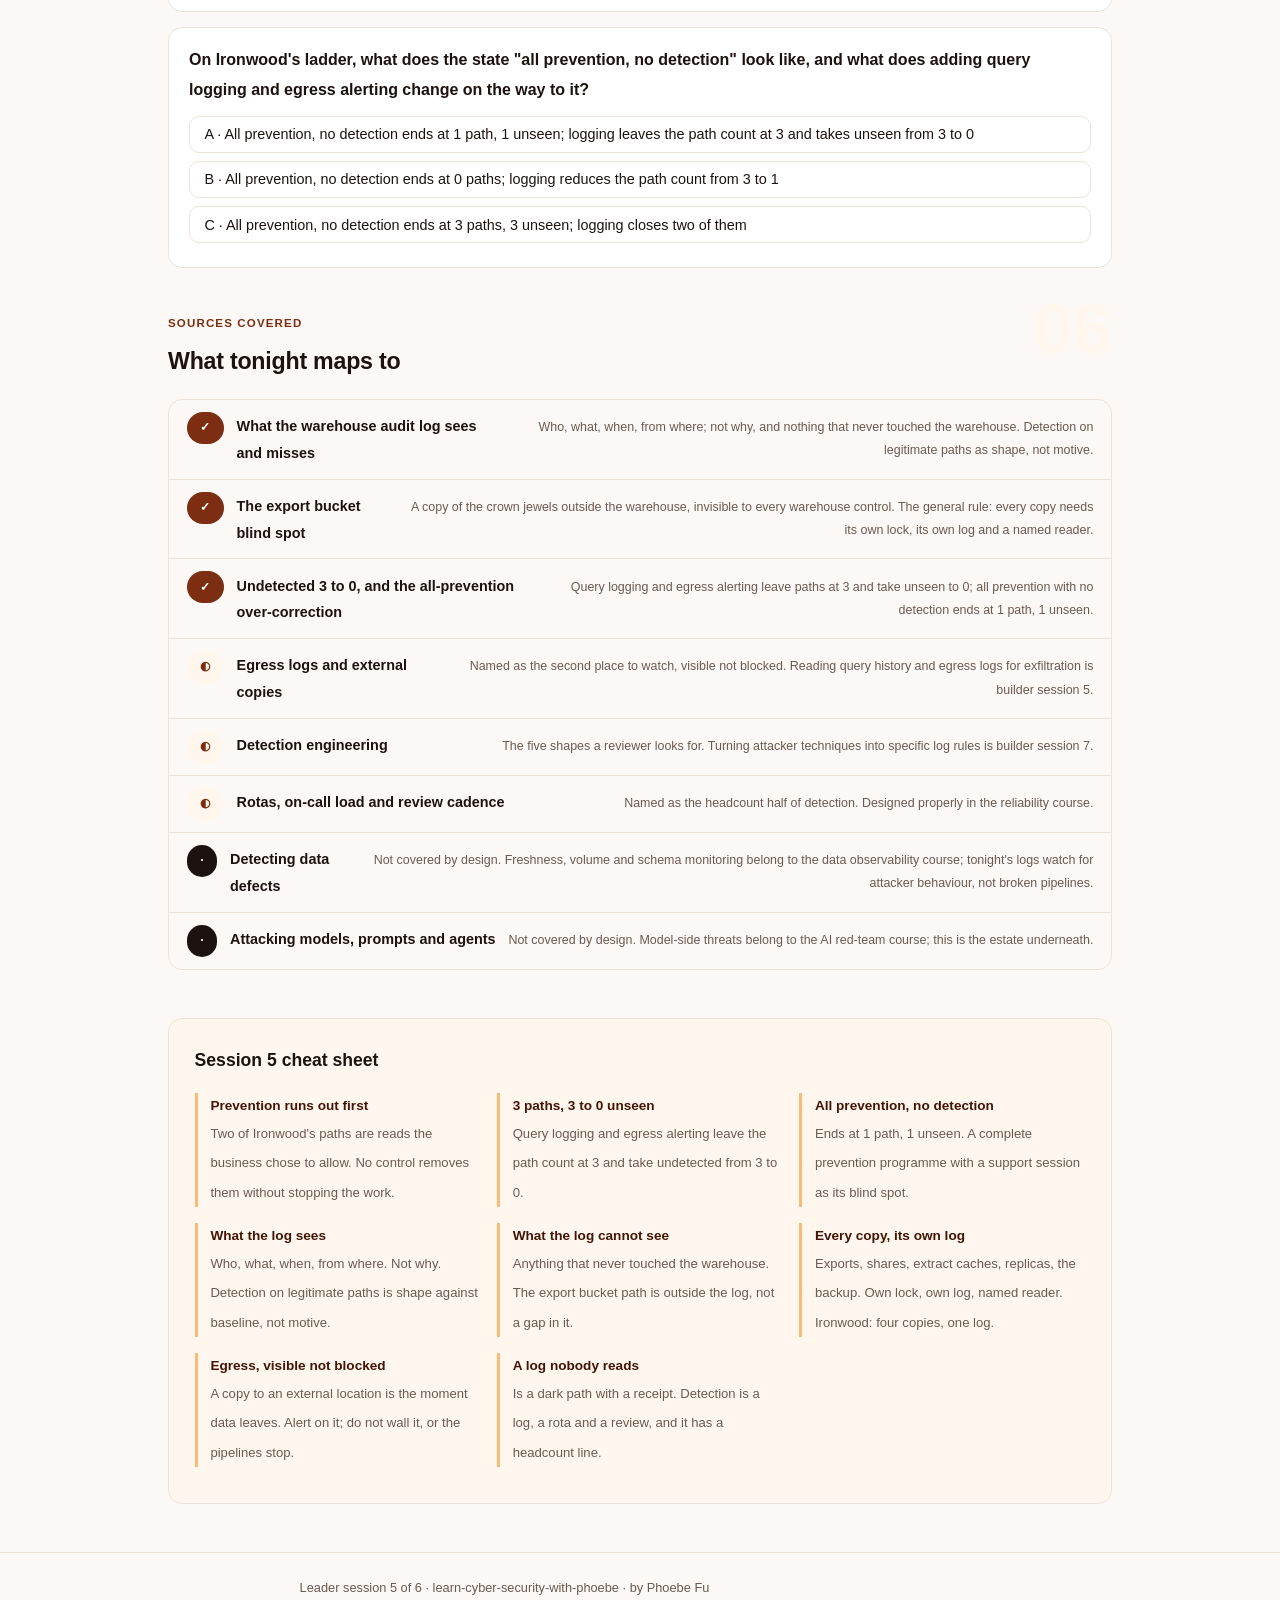
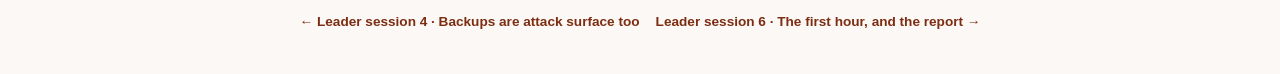
<file: courses/a5-detect-what-you-cannot-prevent.html>
<!DOCTYPE html>
<html lang="en">
<head>
<meta charset="UTF-8">
<meta name="viewport" content="width=device-width, initial-scale=1.0">
<!-- social:start -->
<meta name="description" content="Leader session 5 of 6. Two of Ironwood's paths are reads the business chose to allow, so no prevention control removes them. What a warehouse audit log genuinely records, the export bucket it can never see, and why logging takes undetected paths from 3 to 0 without changing the path count.">
<meta property="og:type" content="article">
<meta property="og:site_name" content="Learn with Phoebe">
<meta property="og:title" content="Detect what you cannot prevent - learn cyber security with phoebe">
<meta property="og:description" content="Leader session 5 of 6. Prevention runs out before the paths do. Detection is what covers the rest, and it has a blind spot outside the warehouse.">
<meta property="og:url" content="https://phoebefu6.github.io/learn-cyber-security-with-phoebe/courses/a5-detect-what-you-cannot-prevent.html">
<meta property="og:image" content="https://phoebefu6.github.io/learn-cyber-security-with-phoebe/assets/og-cover.png">
<meta property="og:image:width" content="1200">
<meta property="og:image:height" content="630">
<meta name="twitter:card" content="summary_large_image">
<meta name="twitter:title" content="Detect what you cannot prevent - learn cyber security with phoebe">
<meta name="twitter:description" content="Three paths remain after prevention. Logging makes all three visible. One copy of the data sits where no warehouse log reaches.">
<meta name="twitter:image" content="https://phoebefu6.github.io/learn-cyber-security-with-phoebe/assets/og-cover.png">
<!-- social:end -->
<title>Leader session 5 · Detect what you cannot prevent - learn cyber security with phoebe</title>
<link rel="stylesheet" href="../assets/style.css?v=23">
</head>
<body>

<div class="toolbar">
  <div class="wrap">
    <span class="crumb"><a href="../index.html">learn-cyber-security-with-phoebe</a> / Leader session 5 of 6</span>
    <button class="btn" id="toggle-all" type="button">Expand all</button>
    <button class="btn primary" id="zoom-toggle" type="button">Projector zoom: off</button>
  </div>
</div>

<header class="masthead">
  <div class="wrap">
    <div class="eyebrow">Learn Cyber Security with Phoebe · Leader session 5 of 6</div>
    <h1>Detect what you <span class="accent">cannot prevent</span></h1>
    <p class="sub">Every prevention control on Ironwood's ladder closes a door somebody should not have been able to open. Two of the nine paths have no such door. A support agent reading a customer record to answer a ticket, and an analyst querying the table their job requires, are reads the business chose to allow, and no control removes them without stopping the work. Prevention runs out before the paths do. Tonight is about what covers the remainder: what a warehouse audit log genuinely sees, the one copy of the data it can never see, and why a log nobody reads is a dark path with a receipt.</p>
    <div class="chip-row">
      <span class="chip level">🟠 Advanced</span>
      <span class="chip audience">Data and technology leaders</span>
      <span class="chip time">45 min</span>
    </div>
    <div class="agenda">
      <span class="a1" style="flex:1">0-3 · Welcome</span>
      <span class="a2" style="flex:5">3-22 · What the audit log sees and misses</span>
      <span class="a3" style="flex:4">22-40 · Build-along: find your dark paths</span>
      <span class="a4" style="flex:1">40-45 · Q&amp;A</span>
    </div>
  </div>
</header>

<main class="wrap">

  <!-- ============ INTRO ============ -->
  <section class="section" id="intro">
    <div class="section-kicker">
      <span class="klabel">Part 0</span>
      <h2>Where tonight sits in the leader track</h2>
    </div>
    <p class="lede">Session 1 counted nine paths to Ironwood's customers table and marked two of them "cannot be closed". Sessions 2 to 4 spent their time on the seven that can be: the six functions, the kill chain, and the backups an attacker deletes on the way out. Tonight returns to the two that remain when every prevention control is on, and to a third that prevention removes but that teaches the most important lesson about where logs reach. <strong>Ironwood</strong> is still the estate: one warehouse, twelve tables, a customers table worth stealing, and a nightly extract of it sitting in a bucket that the warehouse has never heard of.</p>

    <div class="legend">
      <span class="pill">Live = presented in the 45 minutes</span>
      <span class="pill">Self-study = the full depth, after class</span>
      <span class="pill">🔍 Every diagram zooms</span>
    </div>

    <div class="callout win">
      <p><strong>★ What you walk out with tonight.</strong> The reason detection is a first-class control and not compliance decoration: at least two paths into every real estate are legitimate reads that prevention cannot touch. Two numbers from Ironwood's ladder: query logging and egress alerting leave the path count at 3 and take the undetected count from 3 to 0, and the over-correction "all prevention, no detection" ends with 1 path that nobody would see used. And a way of counting your own dark paths that takes an afternoon and no tools.</p>
    </div>

    <details class="card" open>
      <summary><span class="mode live">Live</span>Why prevention runs out before the paths do<span class="mini">3 min</span><span class="caret">▶</span></summary>
      <div class="body">
        <p>A prevention control works by removing a way in that should not have existed: a password with no second factor, a key in a public repository, a bucket anyone can list. Each of those is a mistake, and mistakes can be corrected. But some paths to the crown jewels are not mistakes. The support team reads customer records because that is the job. The analyst queries the table because the dashboard needs it. These paths were designed in, on purpose, by people who understood what they were doing.</p>
        <p>You can shrink them, with least privilege and row-level policies that show a support agent one customer at a time rather than the whole table. You cannot remove them, because a company that removes them has stopped serving customers. The finished Ironwood design reports one path, not zero, for exactly this reason, and a programme that reports zero has either stopped the work or stopped counting insiders.</p>
        <div class="callout example">
          <span class="ex-pill">Real world</span>
          <p>Ironwood's security review rated the support tool's access to customers as "accepted risk, business requirement" and moved on. That was the correct rating and an incomplete sentence. The missing half was whether anyone would know if the access were used at three in the morning, by an account that normally handles nine tickets a day, to read eleven thousand records. The answer, before tonight's controls, was no.</p>
        </div>
      </div>
    </details>

    <details class="card">
      <summary><span class="mode self">Self-study</span>Five words for tonight<span class="mini">3 min</span><span class="caret">▶</span></summary>
      <div class="body">
        <ul>
          <li><strong>Legitimate path</strong> - a route to the crown jewels that exists because the business decided it should. Cannot be prevented; can be logged and reviewed.</li>
          <li><strong>Audit log</strong> - the warehouse's own record of who ran which query against which object, when, and from where. Sees every read that passes through the warehouse and nothing that does not.</li>
          <li><strong>Egress</strong> - data leaving the estate: a copy to an external location, a share to another account, an extract written somewhere else. The second place to watch, because a read that stays inside is a smaller event than a read that leaves.</li>
          <li><strong>Dark path</strong> - a path to the crown jewels that crosses no log anyone reads. Either there is no log at all, as with Ironwood's export bucket, or there is a log and nobody looks at it, which is a dark path with a receipt.</li>
          <li><strong>Undetected</strong> - the second column on Ironwood's ladder: how many of the remaining paths are dark. Logging moves it from 3 to 0 while the path count stays at 3.</li>
        </ul>
      </div>
    </details>
  </section>

  <!-- ============ PART 1 ============ -->
  <section class="section" id="part-1">
    <div class="section-kicker">
      <span class="klabel">Part 1 · covers the two legitimate paths, what the audit log records and does not, and the canon 3 to 0</span>
      <h2>Two paths no control can close</h2>
      <span class="tag concept">10 min live</span>
    </div>
    <p class="lede">After MFA, key rotation, the private bucket and pinned dependencies, Ironwood has three paths left. One is the Friday admin grant, which least privilege will remove at the end. The other two are a support agent's own legitimate session and an analyst's own login, both reading customers because the business said they may. Those two are why detection exists.</p>

    <figure class="zoomable">
      <svg viewBox="0 0 880 400" xmlns="http://www.w3.org/2000/svg" role="img" aria-label="Three remaining paths after prevention, starting from a support agent's own session, an analyst's own login and an analyst with the Friday admin grant. All three cross a vertical band labelled query logging on the way to the warehouse and the customers table. Before the band they are three paths, three unseen; after it, three paths, zero unseen. Two of the three are marked legitimate read, cannot be closed.">
        <style>
          .a5aT { font: 800 11px Inter, sans-serif; fill: #fff; }
          .a5aW { font: 800 12px Inter, sans-serif; fill: #fff; }
          .a5aM { font: 400 11px Inter, sans-serif; fill: #6B5A50; }
          .a5aR { font: 800 11px Inter, sans-serif; fill: #991B1B; }
          .a5aG { font: 800 11px Inter, sans-serif; fill: #1C1210; }
          .a5aN { font: 700 11px Inter, sans-serif; fill: #1C1210; }
        </style>
        <defs>
          <marker id="a5aAr" viewBox="0 0 10 10" refX="9" refY="5" markerWidth="7" markerHeight="7" orient="auto"><path d="M0,0 L10,5 L0,10 z" fill="#D9CBC0"></path></marker>
        </defs>

        <text class="a5aM" x="14" y="22">start</text>
        <text class="a5aM" x="380" y="22">the logged edge</text>
        <text class="a5aM" x="530" y="22">the estate</text>
        <text class="a5aM" x="750" y="22">the prize</text>

        <text class="a5aR" x="340" y="60">unseen</text>
        <text class="a5aG" x="436" y="60">seen</text>
        <text class="a5aR" x="530" y="60">before logging: 3 paths, 3 unseen</text>
        <text class="a5aG" x="530" y="78">after logging: 3 paths, 0 unseen</text>

        <rect x="14" y="100" width="200" height="32" rx="7" fill="#431407"></rect>
        <text class="a5aT" x="114" y="121" text-anchor="middle">support agent, own session</text>
        <text class="a5aM" x="14" y="152">legitimate read, cannot be closed</text>

        <rect x="14" y="180" width="200" height="32" rx="7" fill="#431407"></rect>
        <text class="a5aT" x="114" y="201" text-anchor="middle">analyst, own login</text>
        <text class="a5aM" x="14" y="232">legitimate read, cannot be closed</text>

        <rect x="14" y="260" width="200" height="32" rx="7" fill="#431407"></rect>
        <text class="a5aT" x="114" y="281" text-anchor="middle">analyst, Friday admin grant</text>
        <text class="a5aM" x="14" y="312">privilege, closed later by least privilege</text>

        <rect x="400" y="60" width="26" height="290" rx="4" fill="#7C2D12"></rect>
        <text class="a5aW" transform="rotate(-90 417 205)" x="417" y="205" text-anchor="middle">query logging</text>

        <line x1="216" y1="116" x2="396" y2="116" stroke="#D9CBC0" stroke-width="1.5" marker-end="url(#a5aAr)"></line>
        <line x1="216" y1="196" x2="396" y2="196" stroke="#D9CBC0" stroke-width="1.5" marker-end="url(#a5aAr)"></line>
        <line x1="216" y1="276" x2="396" y2="276" stroke="#D9CBC0" stroke-width="1.5" marker-end="url(#a5aAr)"></line>

        <rect x="530" y="170" width="130" height="34" rx="8" fill="#7C2D12"></rect>
        <text class="a5aW" x="595" y="192" text-anchor="middle">Warehouse</text>
        <rect x="740" y="170" width="110" height="34" rx="8" fill="#431407"></rect>
        <text class="a5aW" x="795" y="192" text-anchor="middle">customers</text>

        <line x1="428" y1="116" x2="736" y2="180" stroke="#D9CBC0" stroke-width="1.5" stroke-dasharray="4 3" marker-end="url(#a5aAr)"></line>
        <line x1="428" y1="196" x2="526" y2="187" stroke="#D9CBC0" stroke-width="1.5" marker-end="url(#a5aAr)"></line>
        <line x1="428" y1="276" x2="526" y2="194" stroke="#D9CBC0" stroke-width="1.5" marker-end="url(#a5aAr)"></line>
        <line x1="662" y1="187" x2="736" y2="187" stroke="#D9CBC0" stroke-width="1.5" marker-end="url(#a5aAr)"></line>

        <text class="a5aM" x="436" y="280">what the log records:</text>
        <text class="a5aM" x="436" y="296">who ran which query</text>
        <text class="a5aM" x="436" y="312">against which object</text>
        <text class="a5aM" x="436" y="328">when, and from where</text>

        <text class="a5aM" x="620" y="280">what it cannot record:</text>
        <text class="a5aM" x="620" y="296">why they ran it</text>
        <text class="a5aM" x="620" y="312">anything that never</text>
        <text class="a5aM" x="620" y="328">touched the warehouse</text>

        <rect x="14" y="374" width="14" height="14" rx="3" fill="#CA8A04"></rect>
        <text class="a5aN" x="38" y="385">Logging changes nothing about the path count and everything about whether anyone would know.</text>
      </svg>
      <figcaption>🔍 Click to zoom - three paths remain after prevention; the logged edge turns all three from unseen to seen without closing any.</figcaption>
    </figure>

    <details class="card">
      <summary><span class="mode live">Live</span>Why detection is a first-class control and not compliance decoration<span class="mini">3 min</span><span class="caret">▶</span></summary>
      <div class="body">
        <p>Most audit logging is switched on because a standard asks for it, kept because turning it off would raise a question, and read by nobody. That is logging as decoration, and it has the same effect on an attacker as a camera with no tape in it. The professional argument for detection is different and does not depend on any standard: for the paths that prevention cannot close, a log that somebody reads is the only control there is.</p>
        <p>Put it on the ladder and the point is exact. Every prevention control on Ironwood's list has been applied and the path count is 3. Two of the three are legitimate reads. Adding query logging and egress alerting does not change the 3, and it is not supposed to. What it changes is the second column: undetected goes from 3 to 0. Before it, an attacker using any of the three paths finishes and nobody knows. After it, all three cross an edge that writes a record, and the record is the control.</p>
        <table class="clean">
          <thead><tr><th>Controls on</th><th>Paths to customers</th><th>Unseen</th><th>Recoverable of 12</th></tr></thead>
          <tbody>
            <tr><td>+ pinned, verified dependencies (all prevention so far)</td><td>3</td><td>3</td><td>0</td></tr>
            <tr><td><strong>+ query logging and egress alerting</strong></td><td><strong>3</strong></td><td><strong>0</strong></td><td>0</td></tr>
            <tr><td>+ immutable, restore-tested backups</td><td>3</td><td>0</td><td>12</td></tr>
            <tr><td>+ least privilege on the analyst role</td><td>1</td><td>0</td><td>12</td></tr>
            <tr><td><strong>All prevention, no detection</strong></td><td>1</td><td><strong>1</strong></td><td>12</td></tr>
          </tbody>
        </table>
        <p>The last row is the over-correction. Every prevention control on, the backups immutable, least privilege applied, and no logging: one path remains, and it is one path that nobody would see used. That is a complete prevention programme with a support agent's session as its blind spot, and it is what most well-funded estates look like.</p>
      </div>
    </details>

    <details class="card">
      <summary><span class="mode live">Live</span>What a warehouse audit log genuinely records<span class="mini">4 min</span><span class="caret">▶</span></summary>
      <div class="body">
        <p>A warehouse query log is a better instrument than most leaders expect and a narrower one than most vendors imply. It records four things reliably, and understanding the four is what makes it possible to say what it can and cannot see.</p>
        <ul>
          <li><strong>Who.</strong> The user or service account that ran the query, and the role it was using. Not the person behind a shared account, which is one reason shared accounts are a finding in their own right.</li>
          <li><strong>What.</strong> The query text and the objects it touched: which tables, often which columns, and how many rows came back. Eleven thousand rows from customers by an account that normally returns one is visible here.</li>
          <li><strong>When.</strong> The timestamp, which is what makes three in the morning distinguishable from three in the afternoon, and a burst of two hundred reads distinguishable from a working day of nine.</li>
          <li><strong>From where.</strong> The network address and the client application. A support tool's account querying from a laptop rather than the support tool is a sentence a log can write and a person can read.</li>
        </ul>
        <p>What it cannot record is intent. The log shows a support agent reading a record; it cannot show whether the ticket existed. Detection therefore works on shape, not motive: volume, time, source and object, compared to what that account normally does. And there is a second, larger gap. The warehouse log records what happened in the warehouse. Anything that never touched the warehouse is not a gap in the log; it is outside the log entirely, and Part 2 is about the path that lives there.</p>
        <div class="callout example">
          <span class="ex-pill">Real world</span>
          <p>Once Ironwood's query log was being read, the first thing it showed was not an attacker. It was a dashboard refreshing the full customers table every five minutes because somebody had set a schedule and forgotten it. That was a cost finding, not a security one, and it paid for the logging work in a month. The second thing it showed, a fortnight later, was the support tool's account querying from an address that was not the support tool.</p>
        </div>
      </div>
    </details>

    <details class="card">
      <summary><span class="mode self">Self-study</span>Shape, not motive: what a reviewer actually looks for<span class="mini">3 min</span><span class="caret">▶</span></summary>
      <div class="body">
        <p>Because the log cannot see why a query ran, detection on legitimate paths is a comparison between what an account did and what it normally does. Five shapes cover most of what matters, and none of them requires knowing anything about the person.</p>
        <ul>
          <li><strong>Volume.</strong> An account that returns tens of rows a day returning tens of thousands.</li>
          <li><strong>Time.</strong> Activity outside the account's own working pattern, not outside office hours in general, since analysts and pipelines keep odd hours legitimately.</li>
          <li><strong>Source.</strong> A service account authenticating from a new address or a new client, especially one that looks like a laptop.</li>
          <li><strong>Object.</strong> An account touching a crown-jewel table it has never touched before, or touching every column when it normally reads two.</li>
          <li><strong>Egress.</strong> Any read whose result leaves the warehouse: a copy to an external location, a share, an export. Part 2.</li>
        </ul>
        <p>Turning these shapes into specific alert rules against specific attacker techniques is detection engineering, which is builder session 7. What a leader needs is the list of shapes, the knowledge that a warehouse log can express all five, and a named person whose job it is to look.</p>
      </div>
    </details>
  </section>

  <!-- ============ PART 2 ============ -->
  <section class="section" id="part-2">
    <div class="section-kicker">
      <span class="klabel">Part 2 · covers the export bucket blind spot, egress alerting, and why a log nobody reads is a dark path with a receipt</span>
      <h2>The blind spot that is not in the warehouse</h2>
      <span class="tag concept">9 min live</span>
    </div>
    <p class="lede">Ironwood's nightly extract of the customers table sits in a bucket that anyone with the address could read. The path from the internet to the customer data is two hops long and never touches the warehouse. Every warehouse control, including the logging from Part 1, has no effect on it, and that fact generalises to every copy of the crown jewels that lives anywhere else.</p>

    <figure class="zoomable">
      <svg viewBox="0 0 880 444" xmlns="http://www.w3.org/2000/svg" role="img" aria-label="The warehouse drawn as a box listing six of its controls, MFA, least privilege, key rotation, pinned dependencies, query logging and row and column policies, each marked no effect. Beneath it a path from the internet runs to a public export bucket and on to a copy of the customers table, never entering the warehouse. The copy is fed by a nightly extract job from the customers table. The only control that sees this path is the bucket's own lock and access log.">
        <style>
          .a5bT { font: 800 12px Inter, sans-serif; fill: #fff; }
          .a5bS { font: 800 11px Inter, sans-serif; fill: #fff; }
          .a5bH { font: 800 11px Inter, sans-serif; fill: #1C1210; }
          .a5bB { font: 400 11px Inter, sans-serif; fill: #1C1210; }
          .a5bM { font: 400 11px Inter, sans-serif; fill: #6B5A50; }
          .a5bR { font: 800 11px Inter, sans-serif; fill: #991B1B; }
          .a5bN { font: 700 11px Inter, sans-serif; fill: #1C1210; }
        </style>
        <defs>
          <marker id="a5bAr" viewBox="0 0 10 10" refX="9" refY="5" markerWidth="7" markerHeight="7" orient="auto"><path d="M0,0 L10,5 L0,10 z" fill="#D9CBC0"></path></marker>
          <marker id="a5bRd" viewBox="0 0 10 10" refX="9" refY="5" markerWidth="7" markerHeight="7" orient="auto"><path d="M0,0 L10,5 L0,10 z" fill="#991B1B"></path></marker>
        </defs>

        <rect x="250" y="40" width="380" height="250" rx="10" fill="#FFF7ED" stroke="#FED7AA"></rect>
        <rect x="250" y="40" width="380" height="34" rx="10" fill="#7C2D12"></rect>
        <text class="a5bT" x="440" y="62" text-anchor="middle">warehouse · every control it has</text>

        <text class="a5bB" x="270" y="104">MFA on every human login</text>
        <text class="a5bR" x="520" y="104">no effect</text>
        <text class="a5bB" x="270" y="130">least privilege on roles</text>
        <text class="a5bR" x="520" y="130">no effect</text>
        <text class="a5bB" x="270" y="156">service key rotation</text>
        <text class="a5bR" x="520" y="156">no effect</text>
        <text class="a5bB" x="270" y="182">pinned dependencies</text>
        <text class="a5bR" x="520" y="182">no effect</text>
        <text class="a5bB" x="270" y="208">query logging</text>
        <text class="a5bR" x="520" y="208">no effect</text>
        <text class="a5bB" x="270" y="234">row and column policies</text>
        <text class="a5bR" x="520" y="234">no effect</text>
        <text class="a5bM" x="270" y="272">all of these live inside the box; the path below never enters it</text>

        <rect x="690" y="150" width="110" height="34" rx="8" fill="#431407"></rect>
        <text class="a5bT" x="745" y="172" text-anchor="middle">customers</text>
        <line x1="632" y1="167" x2="686" y2="167" stroke="#D9CBC0" stroke-width="1.5" marker-end="url(#a5bAr)"></line>

        <line x1="745" y1="186" x2="760" y2="324" stroke="#D9CBC0" stroke-width="1.5" stroke-dasharray="4 3" marker-end="url(#a5bAr)"></line>
        <text class="a5bM" x="766" y="250">nightly extract</text>
        <text class="a5bM" x="766" y="266">writes the copy</text>

        <rect x="14" y="150" width="110" height="34" rx="8" fill="#431407"></rect>
        <text class="a5bT" x="69" y="172" text-anchor="middle">Internet</text>

        <polyline points="69,186 69,345 296,345" fill="none" stroke="#991B1B" stroke-width="1.5" marker-end="url(#a5bRd)"></polyline>
        <rect x="300" y="328" width="230" height="34" rx="8" fill="#FED7AA"></rect>
        <text class="a5bH" x="415" y="349" text-anchor="middle">public export bucket</text>
        <line x1="532" y1="345" x2="656" y2="345" stroke="#991B1B" stroke-width="1.5" marker-end="url(#a5bRd)"></line>
        <rect x="660" y="328" width="200" height="34" rx="8" fill="#FDBA74"></rect>
        <text class="a5bH" x="760" y="349" text-anchor="middle">customers extract, a copy</text>

        <text class="a5bR" x="300" y="384">never touches the warehouse</text>
        <text class="a5bM" x="300" y="400">two hops, no login, no warehouse log</text>

        <rect x="660" y="370" width="200" height="24" rx="6" fill="#431407"></rect>
        <text class="a5bS" x="760" y="386" text-anchor="middle">own lock, own access log</text>

        <rect x="14" y="424" width="14" height="14" rx="3" fill="#CA8A04"></rect>
        <text class="a5bN" x="38" y="435">Six warehouse controls, zero effect. The copy needs its own lock and its own log.</text>
      </svg>
      <figcaption>🔍 Click to zoom - the export bucket path runs beside the warehouse and never enters it, so nothing the warehouse does can see it.</figcaption>
    </figure>

    <details class="card">
      <summary><span class="mode live">Live</span>The export bucket: a path the warehouse will never see<span class="mini">3 min</span><span class="caret">▶</span></summary>
      <div class="body">
        <p>Somebody at Ironwood set up a nightly job that writes the customers table to an object bucket so a marketing agency's tool could collect it weekly. The bucket was made readable so the tool would work. From that moment there were two copies of the crown jewels, and only one of them was inside anything the security programme looked at.</p>
        <p>Walk the warehouse's controls down the list and every one of them comes back with the same answer. MFA protects logins; the bucket has no login. Least privilege shapes roles; the bucket has no roles. Query logging records queries; reading a file from a bucket is not a query and produces no row in the warehouse log. Row and column policies mask what a query returns; the extract was written before any of them applied. The path is two hops from the internet to the customer data, and it never enters the box where the controls are.</p>
        <p>Making the bucket private is the prevention control, and on the ladder it takes Ironwood from 5 paths to 4. The detection lesson is separate and survives the fix: even a private bucket is a copy of the crown jewels outside the warehouse, and it needs its own access log, read by somebody, or its use is invisible by construction.</p>
      </div>
    </details>

    <details class="card">
      <summary><span class="mode live">Live</span>The general rule: every copy outside the warehouse needs its own log<span class="mini">2 min</span><span class="caret">▶</span></summary>
      <div class="body">
        <p>The export bucket is the sharp example of a rule that applies to every export, share, replica, extract and backup: a control on the original does nothing for the copy, and a log on the original records nothing that happens to the copy. Each copy of a crown-jewel table gets its own row in the inventory, its own lock, and its own log with a named reader. The reason is not tidiness; it is that the copy is exactly where an attacker goes when the original is well defended, because it is the same data with fewer doors and no camera.</p>
        <div class="callout example">
          <span class="ex-pill">Real world</span>
          <p>Ironwood's inventory found the marketing bucket in about ten minutes, by asking one question of each team: where else does a copy of this table live? The answers also turned up a BI tool's extract cache, a partner share set up for a pilot two years earlier, and the backup. Four copies, one log between them, and the log belonged to the original.</p>
        </div>
      </div>
    </details>

    <details class="card">
      <summary><span class="mode live">Live</span>Egress: the second place to watch<span class="mini">2 min</span><span class="caret">▶</span></summary>
      <div class="body">
        <p>A read that stays inside the warehouse is an event. A read whose result leaves is a bigger one, and it has a distinct signature: a COPY to an external location, a share created to another account, an unload to a stage nobody has used before. Egress alerting watches for that moment, because it is the moment data stops being under any of your controls and starts being somebody else's file.</p>
        <p>The honest framing is visible, not blocked. An estate that blocks every external copy stops its own pipelines, so egress alerting is a record and an alert, not a wall. It is also the reason the ladder's rung is called query logging <em>and</em> egress alerting: the query log sees the read, the egress alert sees the read that left, and the two together are what take the undetected count to 0.</p>
      </div>
    </details>

    <details class="card">
      <summary><span class="mode live">Live</span>The honest limit: a log nobody reads is a dark path with a receipt<span class="mini">2 min</span><span class="caret">▶</span></summary>
      <div class="body">
        <p>Everything in Part 1 assumed that when the log writes a record, somebody sees it. Nothing about a log makes that true. A log that is switched on and never read leaves the attacker's path exactly as dark as before, with the one difference that after the incident there will be a very complete account of how it happened. That is a dark path with a receipt, and it is the most common state of audit logging in mid-size companies.</p>
        <p>Detection is therefore three things, and the log is only the first. The second is a rota: a named person, on a stated cadence, whose job includes reading the alerts and the summary of the log. The third is a review: a periodic check that the rules still match the estate, because tables get added, accounts change and last year's alert for the support tool fires on the wrong account this year. Designing rotas, on-call load and review cadence is a discipline in its own right, and the reliability course covers it at length. What matters here is that detection has a headcount line as well as a tooling line, and a programme that funds only the second has bought receipts.</p>
      </div>
    </details>

    <details class="card">
      <summary><span class="mode self">Self-study</span>Where the copies hide, and the log each one needs<span class="mini">3 min</span><span class="caret">▶</span></summary>
      <div class="body">
        <table class="clean">
          <thead><tr><th>Copy of the crown jewels</th><th>Who usually made it</th><th>What sees it being used</th></tr></thead>
          <tbody>
            <tr><td>Export to an object bucket for a partner or agency</td><td>Whoever unblocked the partner</td><td>The bucket's own access log, nothing in the warehouse</td></tr>
            <tr><td>BI tool extract cache</td><td>The BI tool, by default</td><td>The BI tool's own audit log, if it has one</td></tr>
            <tr><td>Share to another warehouse account</td><td>A pilot that ended and was never closed</td><td>The share's access history on the provider side</td></tr>
            <tr><td>Replica in an operational system</td><td>An integration team</td><td>That system's log, owned by a different team</td></tr>
            <tr><td>The backup itself</td><td>The platform team</td><td>The backup account's access log; a read of a backup is an exfiltration too</td></tr>
          </tbody>
        </table>
        <p>Every row has a different log, owned by a different team, in a different format. That is the real cost of copies, and the reason the number of copies is a security metric before it is a storage one.</p>
      </div>
    </details>
  </section>

  <!-- ============ DEMO ============ -->
  <section class="section" id="demo-1">
    <div class="section-kicker">
      <span class="klabel">Build-along</span>
      <h2>Find your dark paths</h2>
      <span class="tag demo">★ 18 min · everyone builds</span>
    </div>
    <p class="lede">No tools and no access to anything. A sheet of paper, one crown-jewel table, and four questions to put to whoever runs your warehouse and whoever owns the systems around it. If you have no estate to hand, use Ironwood's and check your count against its state before logging: three legitimate or remaining paths, all dark, plus a bucket nobody had listed.</p>

    <div class="steps">
      <div class="step">
        <p><strong>List every read of your crown-jewel table that is legitimate and cannot be prevented.</strong> Support tools, analyst roles, dashboards, pipelines that feed other systems. Name the account each one uses. These are the paths that will still be on your count when every prevention control is on, and they are the ones detection exists for.</p>
      </div>
      <div class="step">
        <p><strong>For each, check whether it is logged and who reads the log.</strong> Two separate questions. "Is query logging on" is usually yes. "Who looked at it last week, and what were they looking for" is usually silence. A path with a log and no reader goes on the sheet as dark, with a note that the receipt exists.</p>
      </div>
      <div class="step">
        <p><strong>List every copy of the table outside the warehouse, and whether it has any log at all.</strong> Ask each team one question: where else does a copy of this table live? Exports, shares, extract caches, replicas, the backup. For each copy write down which log would show it being read, and who owns that log. Ironwood found four copies and one log.</p>
      </div>
      <div class="step">
        <p><strong>Count your dark paths.</strong> Every legitimate read with no reader, plus every copy with no log, is one dark path. Write the number next to your path count from session 1. Ironwood before tonight's controls: 3 paths, 3 dark, and a bucket that was not on the count at all. The target is the same number of paths and a zero in the second column.</p>
      </div>
    </div>

    <div class="prompt-box bad">
      <span class="label">✗ The audit answer that is true and sees nothing</span>
Query logging is enabled on the warehouse and retained for 90 days in line with policy.
    </div>

    <div class="prompt-box good">
      <span class="label">★ The same estate, answered as paths and readers</span>
Legitimate reads of customers that cannot be prevented: 2 (support tool account, analyst role).
Both logged; alerts reviewed weekly by the platform on-call, last review 3 September 2026.
Copies of customers outside the warehouse: 4. With their own access log and a named reader: 1.
Dark paths today: 3. Target next quarter: 0.
    </div>

    <div class="callout tip">
      <p><strong>Ask for the reader, not the log.</strong> The most useful sentence a leader can put to a security team is "who read the customers log last week, and what did they look for". If the answer is a name and a shape, detection is real. If the answer is a retention period, it is decoration.</p>
    </div>
  </section>

  <!-- ============ HOMEWORK ============ -->
  <section class="section" id="exercise">
    <div class="section-kicker">
      <span class="klabel">Homework</span>
      <h2>Before session 6</h2>
      <span class="tag exercise">30 min</span>
    </div>
    <ol>
      <li>Put the four build-along questions to whoever runs your warehouse and to the owners of every copy you found, in writing, and keep the replies. Every "it is logged" that is not followed by a name is a dark path with a receipt.</li>
      <li>Find out which account your support tool uses to read customer records, and what a normal day looks like for it: how many reads, from which address, at which hours. That baseline is what a reviewer compares against, and it costs nothing to write down.</li>
      <li>Count your copies of the crown jewels outside the warehouse and put the number next to Ironwood's four. Then count how many have a log with a named reader.</li>
      <li>Write your dark-path count as one line under the three numbers from session 1. A programme that can state paths, unseen and recoverable has a complete answer for session 6, where the first hour of an incident begins with exactly those numbers.</li>
    </ol>
  </section>

  <!-- ============ QUIZ ============ -->
  <section class="section" id="quiz">
    <div class="section-kicker">
      <span class="klabel">Check yourself</span>
      <h2>Three questions</h2>
    </div>

    <div class="quiz-q" data-answer="1">
      <p class="qtext">A support agent's own legitimate session reads the customers table. Which control removes that path?</p>
      <button class="qopt" type="button">A · MFA on the support agent's login, because it stops a phished attacker using the session</button>
      <button class="qopt" type="button">B · None, without stopping the work; it stays on the count, logged, and a named person reviews the log for shape</button>
      <button class="qopt" type="button">C · Least privilege, which removes the support team's read access to customers</button>
      <p class="qwhy">The read exists because the business decided it should. MFA protects the login from outsiders and least privilege can narrow the read, but neither removes a path the job requires. Detection is the only control left, which is why the finished Ironwood design reports one path, logged.</p>
    </div>

    <div class="quiz-q" data-answer="2">
      <p class="qtext">Ironwood switches on full query logging for the customers table. What does that do to the export bucket path?</p>
      <button class="qopt" type="button">A · Makes it visible, because the nightly extract job's query now appears in the log</button>
      <button class="qopt" type="button">B · Closes it, because logged paths are no longer counted as open</button>
      <button class="qopt" type="button">C · Nothing: reading a file from the bucket never touches the warehouse, so the copy needs its own access log and its own reader</button>
      <p class="qwhy">The extract job's write may appear in the log, but the attacker's read of the bucket is not a warehouse query and produces no record there. Every copy of the crown jewels outside the warehouse needs its own lock and its own log, and nothing inside the warehouse can substitute.</p>
    </div>

    <div class="quiz-q" data-answer="0">
      <p class="qtext">On Ironwood's ladder, what does the state "all prevention, no detection" look like, and what does adding query logging and egress alerting change on the way to it?</p>
      <button class="qopt" type="button">A · All prevention, no detection ends at 1 path, 1 unseen; logging leaves the path count at 3 and takes unseen from 3 to 0</button>
      <button class="qopt" type="button">B · All prevention, no detection ends at 0 paths; logging reduces the path count from 3 to 1</button>
      <button class="qopt" type="button">C · All prevention, no detection ends at 3 paths, 3 unseen; logging closes two of them</button>
      <p class="qwhy">Logging never changes the path count; it changes whether anyone would know. With every prevention control on and no logging, one path remains and nobody would see it used: the support session, a complete prevention programme's blind spot.</p>
    </div>

    <p class="quiz-score"></p>
  </section>

  <!-- ============ COVERAGE ============ -->
  <section class="section" id="official">
    <div class="section-kicker">
      <span class="klabel">Sources covered</span>
      <h2>What tonight maps to</h2>
    </div>
    <div class="covered">
      <div class="covered-row">
        <span class="status pill solid">✓</span>
        <span class="name">What the warehouse audit log sees and misses</span>
        <span class="note">Who, what, when, from where; not why, and nothing that never touched the warehouse. Detection on legitimate paths as shape, not motive.</span>
      </div>
      <div class="covered-row">
        <span class="status pill solid">✓</span>
        <span class="name">The export bucket blind spot</span>
        <span class="note">A copy of the crown jewels outside the warehouse, invisible to every warehouse control. The general rule: every copy needs its own lock, its own log and a named reader.</span>
      </div>
      <div class="covered-row">
        <span class="status pill solid">✓</span>
        <span class="name">Undetected 3 to 0, and the all-prevention over-correction</span>
        <span class="note">Query logging and egress alerting leave paths at 3 and take unseen to 0; all prevention with no detection ends at 1 path, 1 unseen.</span>
      </div>
      <div class="covered-row">
        <span class="status pill light">◐</span>
        <span class="name">Egress logs and external copies</span>
        <span class="note">Named as the second place to watch, visible not blocked. Reading query history and egress logs for exfiltration is builder session 5.</span>
      </div>
      <div class="covered-row">
        <span class="status pill light">◐</span>
        <span class="name">Detection engineering</span>
        <span class="note">The five shapes a reviewer looks for. Turning attacker techniques into specific log rules is builder session 7.</span>
      </div>
      <div class="covered-row">
        <span class="status pill light">◐</span>
        <span class="name">Rotas, on-call load and review cadence</span>
        <span class="note">Named as the headcount half of detection. Designed properly in the reliability course.</span>
      </div>
      <div class="covered-row">
        <span class="status pill inkpill">·</span>
        <span class="name">Detecting data defects</span>
        <span class="note">Not covered by design. Freshness, volume and schema monitoring belong to the data observability course; tonight's logs watch for attacker behaviour, not broken pipelines.</span>
      </div>
      <div class="covered-row">
        <span class="status pill inkpill">·</span>
        <span class="name">Attacking models, prompts and agents</span>
        <span class="note">Not covered by design. Model-side threats belong to the AI red-team course; this is the estate underneath.</span>
      </div>
    </div>
  </section>

  <!-- ============ CHEAT SHEET ============ -->
  <section class="cheat" id="cheatsheet">
    <h3>Session 5 cheat sheet</h3>
    <div class="grid-2">
      <div class="cheat-item"><b>Prevention runs out first</b><span>Two of Ironwood's paths are reads the business chose to allow. No control removes them without stopping the work.</span></div>
      <div class="cheat-item"><b>3 paths, 3 to 0 unseen</b><span>Query logging and egress alerting leave the path count at 3 and take undetected from 3 to 0.</span></div>
      <div class="cheat-item"><b>All prevention, no detection</b><span>Ends at 1 path, 1 unseen. A complete prevention programme with a support session as its blind spot.</span></div>
      <div class="cheat-item"><b>What the log sees</b><span>Who, what, when, from where. Not why. Detection on legitimate paths is shape against baseline, not motive.</span></div>
      <div class="cheat-item"><b>What the log cannot see</b><span>Anything that never touched the warehouse. The export bucket path is outside the log, not a gap in it.</span></div>
      <div class="cheat-item"><b>Every copy, its own log</b><span>Exports, shares, extract caches, replicas, the backup. Own lock, own log, named reader. Ironwood: four copies, one log.</span></div>
      <div class="cheat-item"><b>Egress, visible not blocked</b><span>A copy to an external location is the moment data leaves. Alert on it; do not wall it, or the pipelines stop.</span></div>
      <div class="cheat-item"><b>A log nobody reads</b><span>Is a dark path with a receipt. Detection is a log, a rota and a review, and it has a headcount line.</span></div>
    </div>
  </section>

</main>

<footer class="pagefoot">
  <div class="wrap">
    <p>Leader session 5 of 6 · learn-cyber-security-with-phoebe · by Phoebe Fu</p>
    <nav class="pagenav">
      <a href="a4-backups-attack-surface.html">← Leader session 4 · Backups are attack surface too</a>
      <a href="a6-first-hour.html">Leader session 6 · The first hour, and the report →</a>
    </nav>
  </div>
</footer>

<script src="../assets/app.js?v=21"></script>
</body>
</html>
</file>
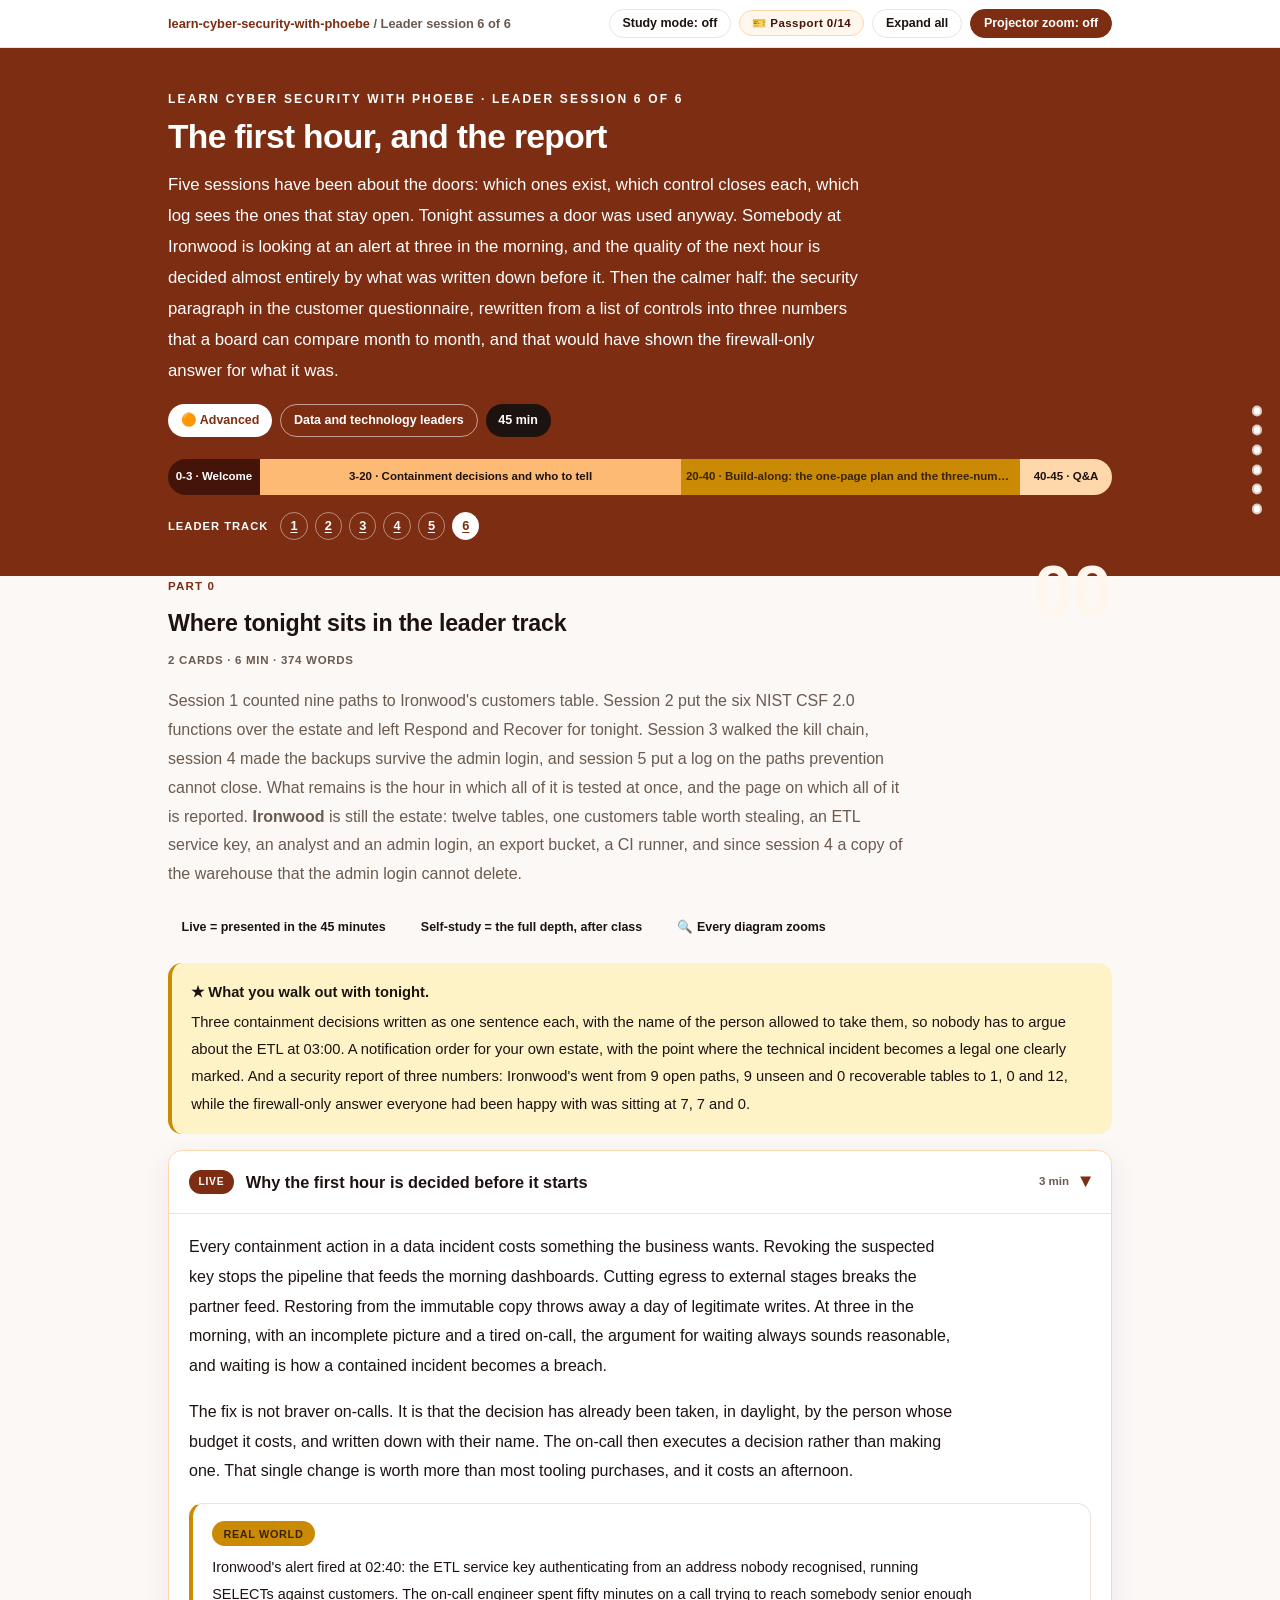
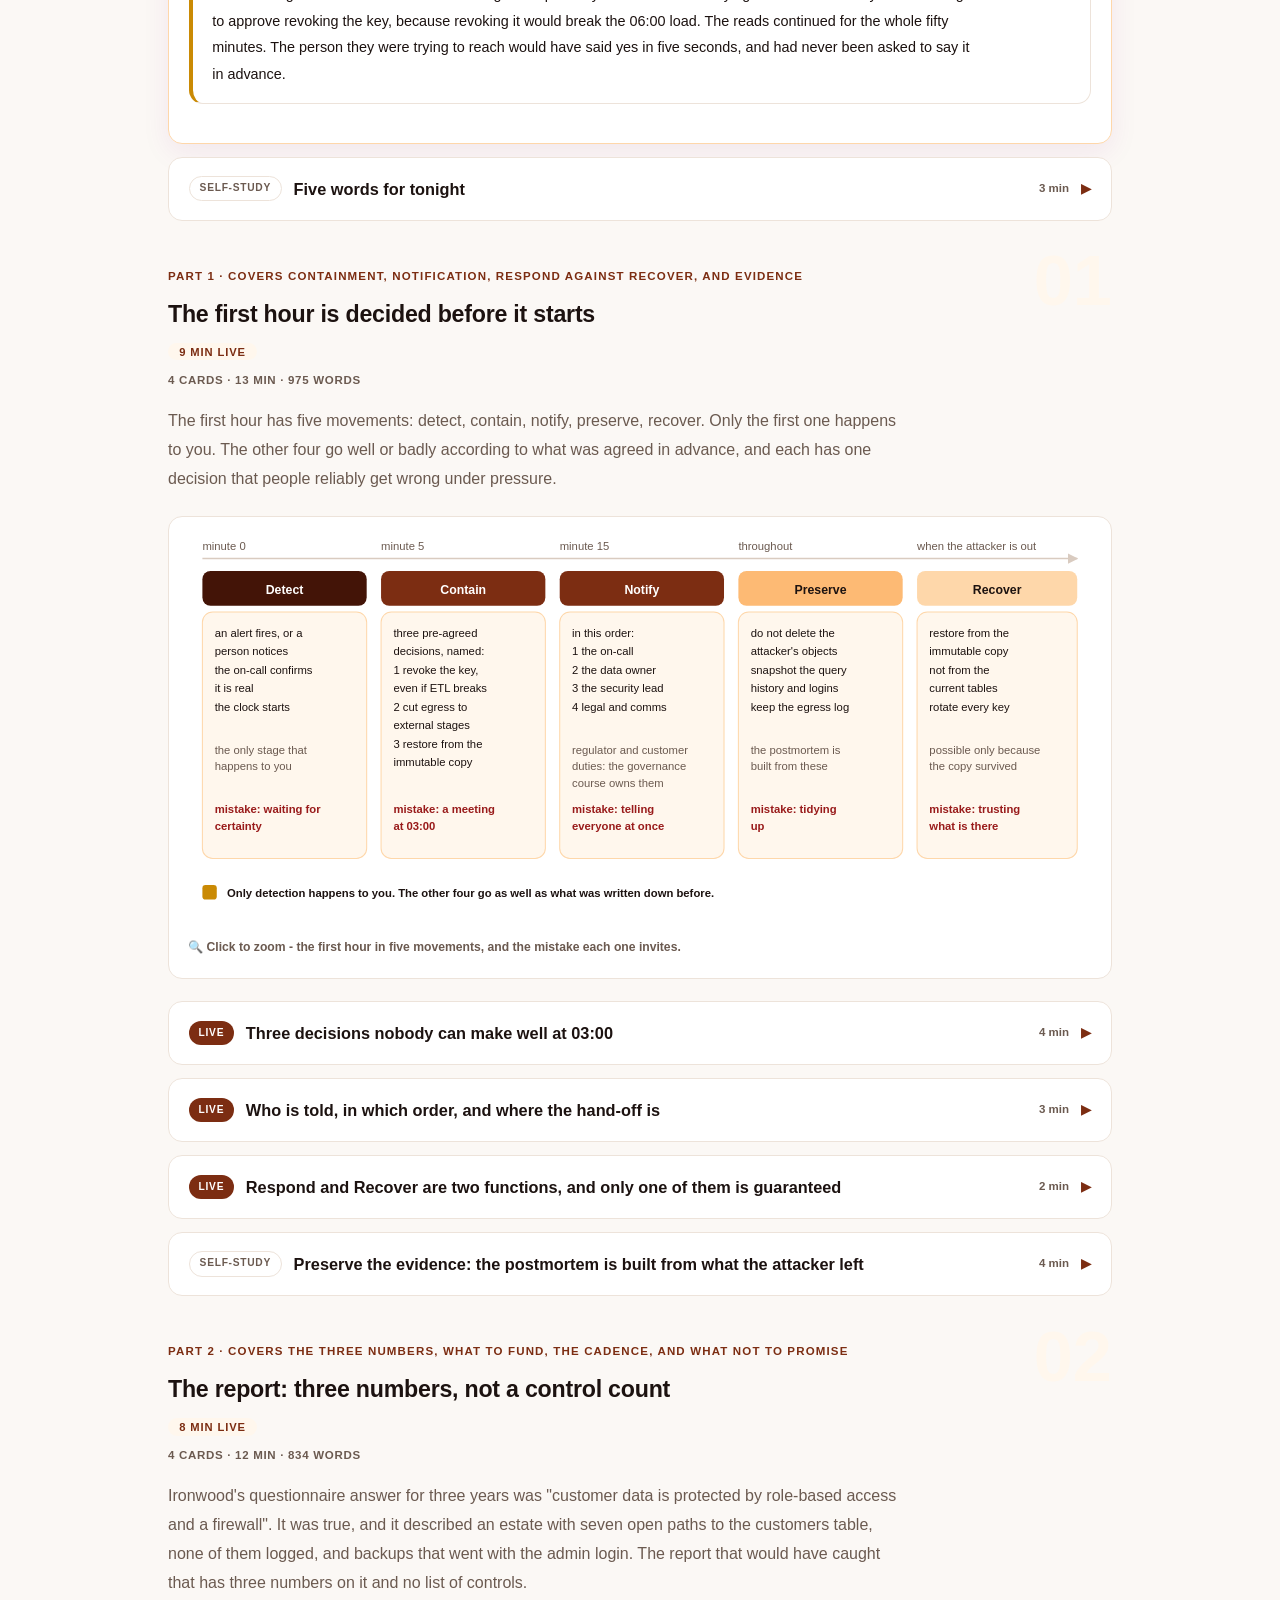
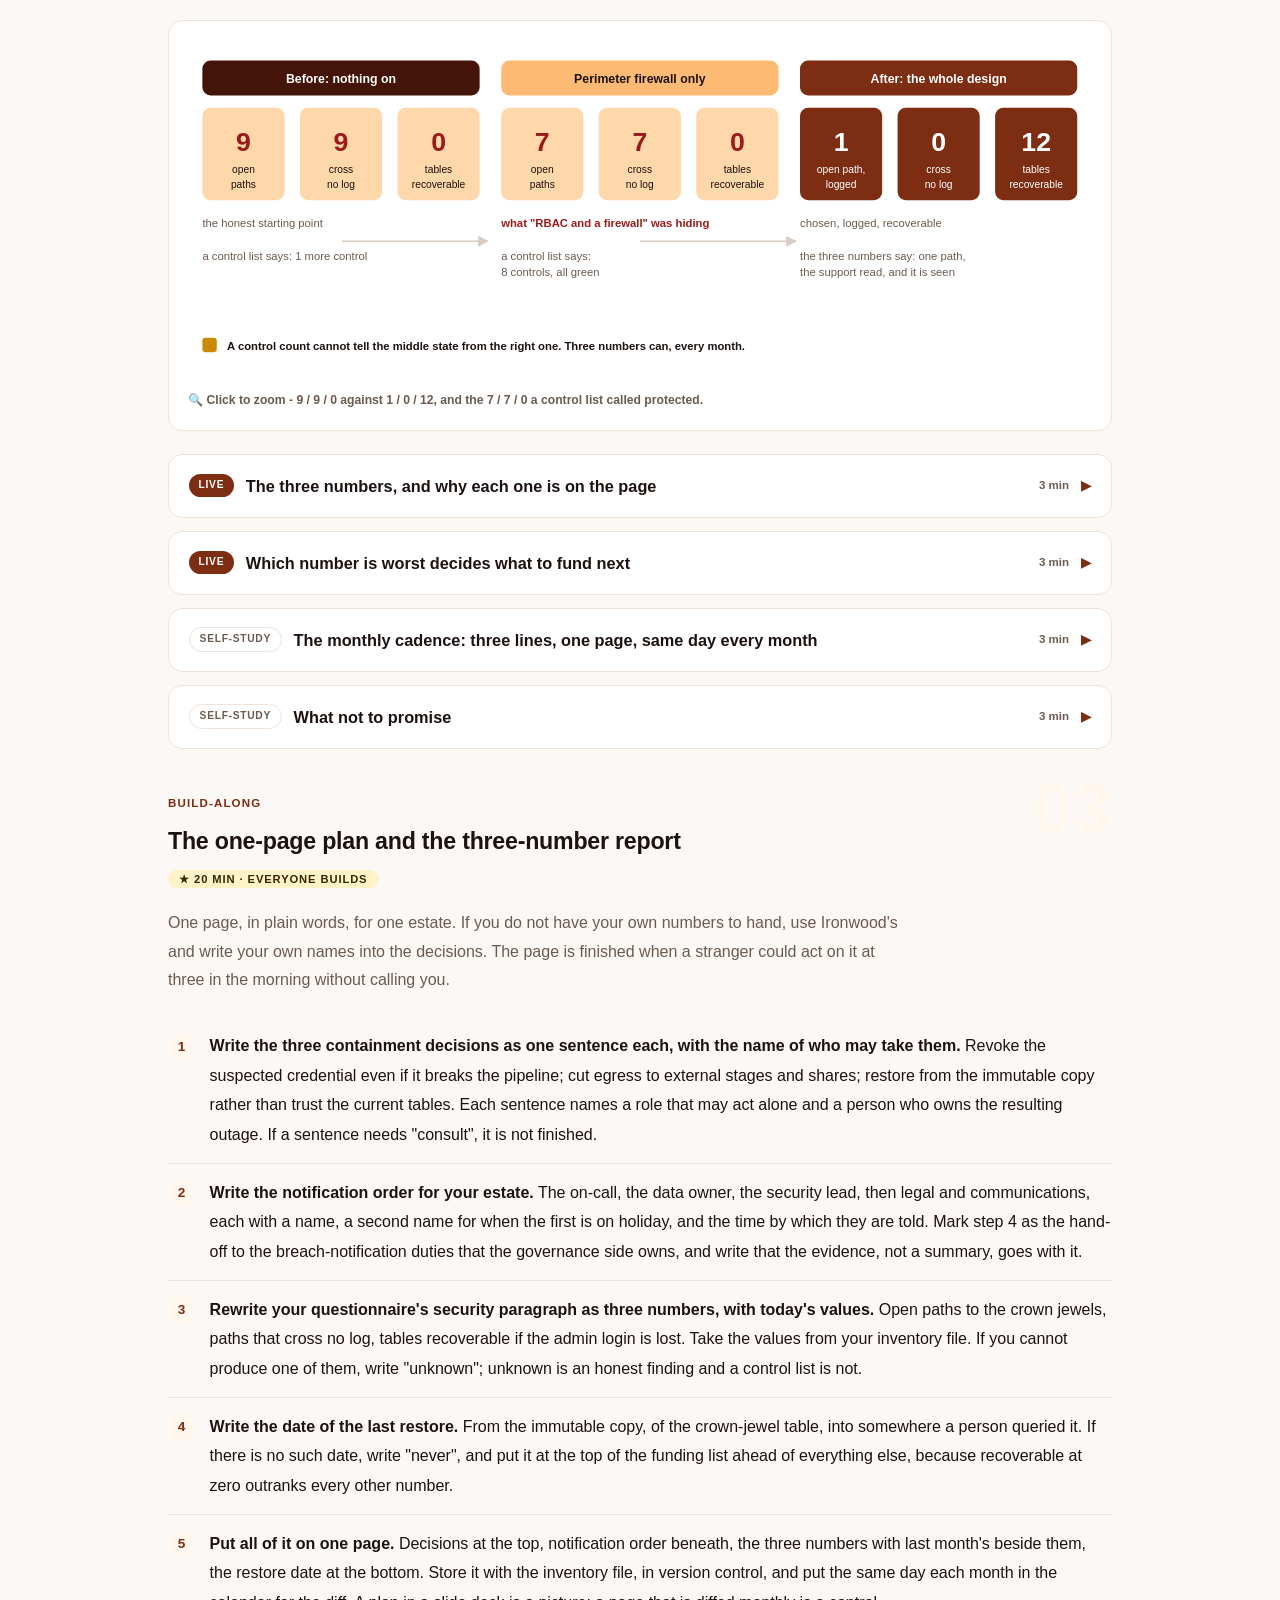
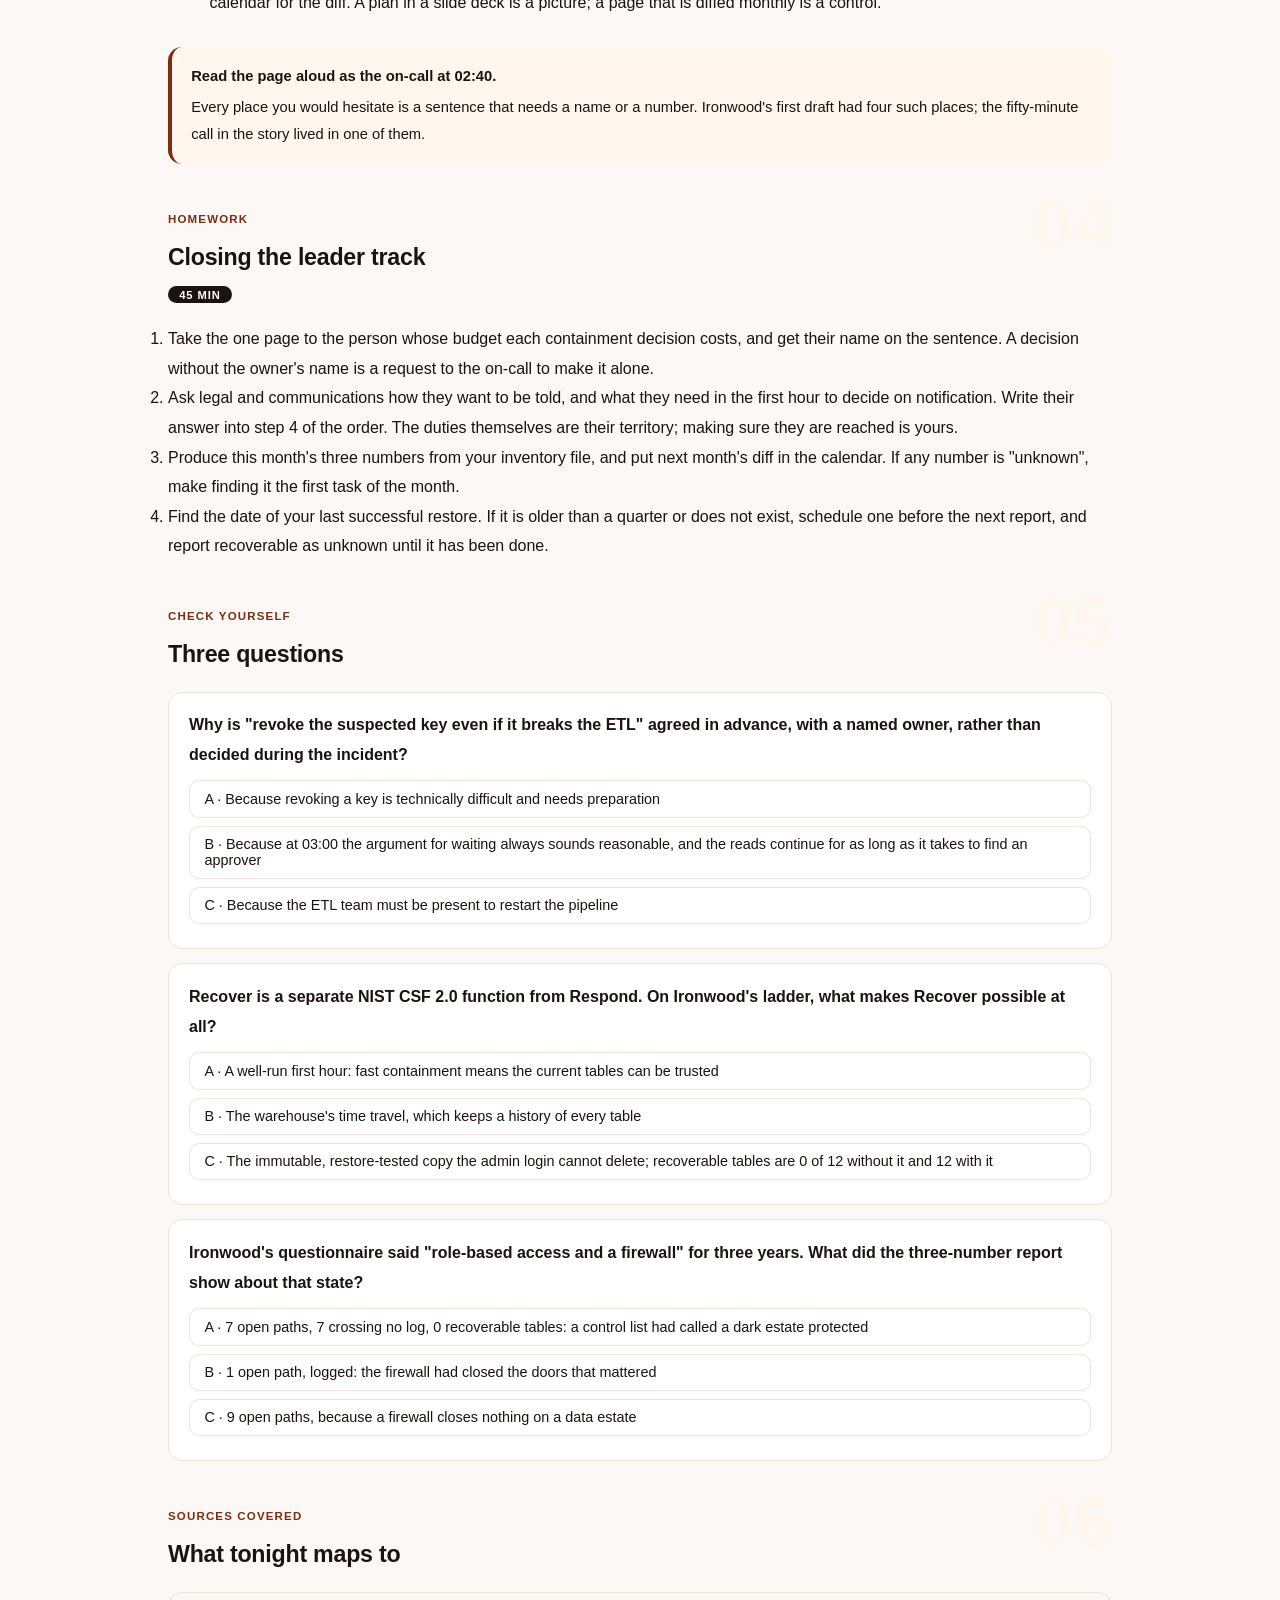
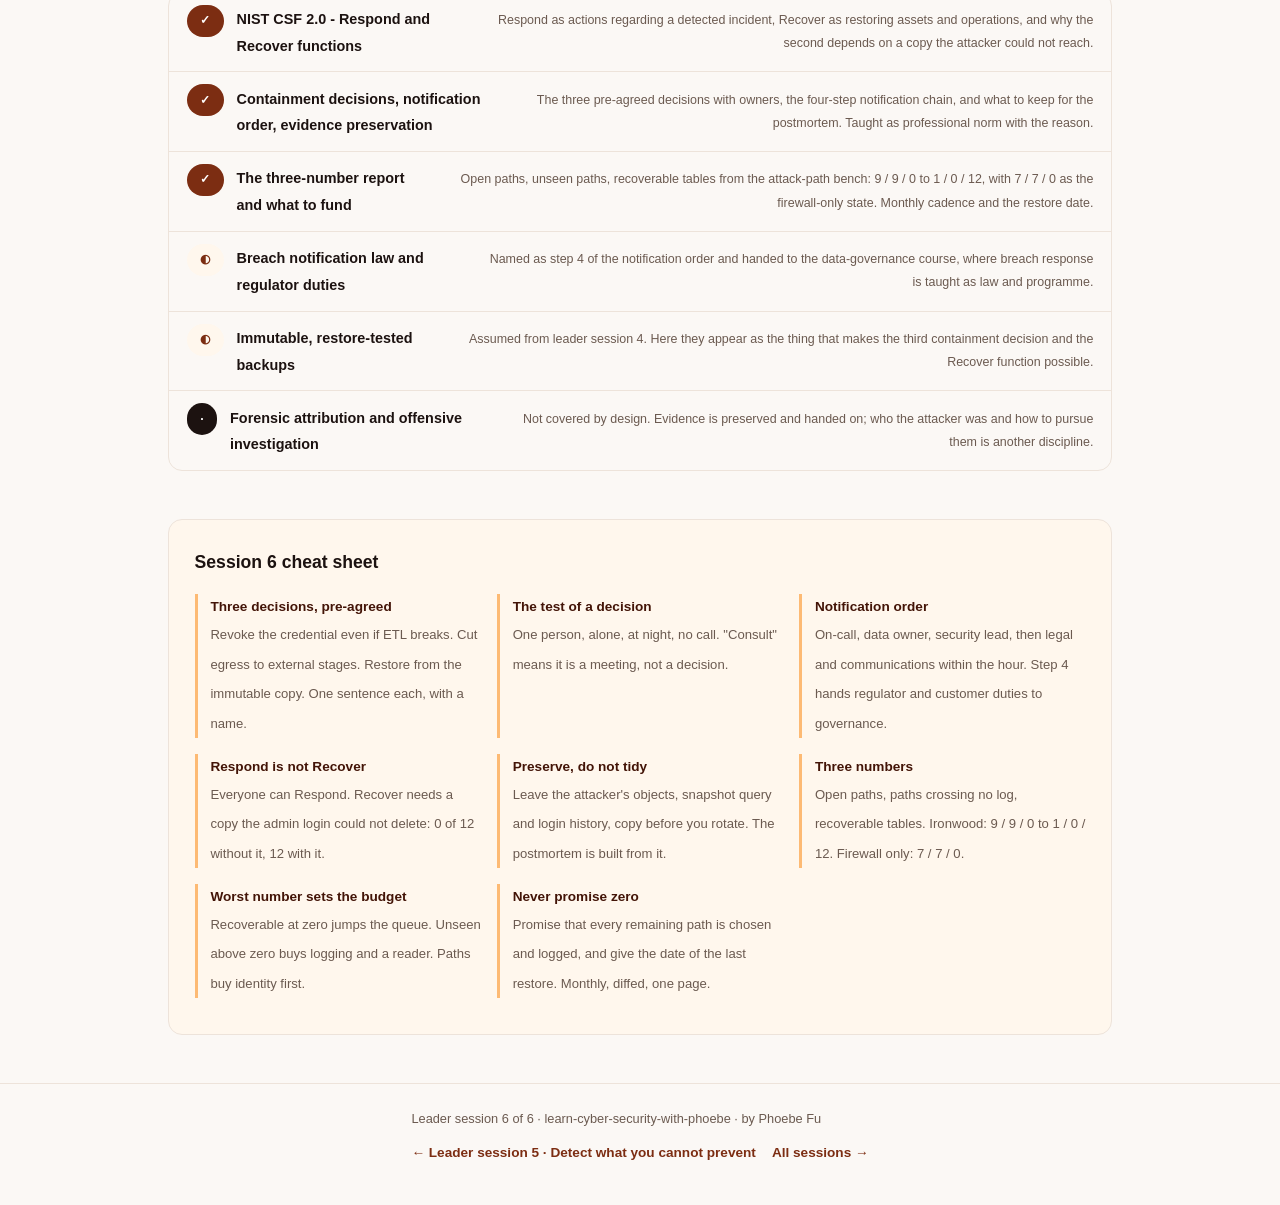
<file: courses/a6-first-hour.html>
<!DOCTYPE html>
<html lang="en">
<head>
<meta charset="UTF-8">
<meta name="viewport" content="width=device-width, initial-scale=1.0">
<!-- social:start -->
<meta name="description" content="Leader session 6 of 6. The three containment decisions that have to be agreed before the incident, who is told in which order, what to preserve for the postmortem, and the security report rewritten as three numbers: open paths, unseen paths, recoverable tables. Ironwood goes from 9 / 9 / 0 to 1 / 0 / 12.">
<meta property="og:type" content="article">
<meta property="og:site_name" content="Learn with Phoebe">
<meta property="og:title" content="The first hour, and the report - learn cyber security with phoebe">
<meta property="og:description" content="Leader session 6 of 6. Decisions made before 03:00, and a report that says three numbers instead of a control count.">
<meta property="og:url" content="https://phoebefu6.github.io/learn-cyber-security-with-phoebe/courses/a6-first-hour.html">
<meta property="og:image" content="https://phoebefu6.github.io/learn-cyber-security-with-phoebe/assets/og-cover.png">
<meta property="og:image:width" content="1200">
<meta property="og:image:height" content="630">
<meta name="twitter:card" content="summary_large_image">
<meta name="twitter:title" content="The first hour, and the report - learn cyber security with phoebe">
<meta name="twitter:description" content="Three pre-agreed decisions, one notification order, and 9 / 9 / 0 becoming 1 / 0 / 12.">
<meta name="twitter:image" content="https://phoebefu6.github.io/learn-cyber-security-with-phoebe/assets/og-cover.png">
<!-- social:end -->
<title>Leader session 6 · The first hour, and the report - learn cyber security with phoebe</title>
<link rel="stylesheet" href="../assets/style.css?v=23">
</head>
<body>

<div class="toolbar">
  <div class="wrap">
    <span class="crumb"><a href="../index.html">learn-cyber-security-with-phoebe</a> / Leader session 6 of 6</span>
    <button class="btn" id="toggle-all" type="button">Expand all</button>
    <button class="btn primary" id="zoom-toggle" type="button">Projector zoom: off</button>
  </div>
</div>

<header class="masthead">
  <div class="wrap">
    <div class="eyebrow">Learn Cyber Security with Phoebe · Leader session 6 of 6</div>
    <h1>The first hour, <span class="accent">and the report</span></h1>
    <p class="sub">Five sessions have been about the doors: which ones exist, which control closes each, which log sees the ones that stay open. Tonight assumes a door was used anyway. Somebody at Ironwood is looking at an alert at three in the morning, and the quality of the next hour is decided almost entirely by what was written down before it. Then the calmer half: the security paragraph in the customer questionnaire, rewritten from a list of controls into three numbers that a board can compare month to month, and that would have shown the firewall-only answer for what it was.</p>
    <div class="chip-row">
      <span class="chip level">🟠 Advanced</span>
      <span class="chip audience">Data and technology leaders</span>
      <span class="chip time">45 min</span>
    </div>
    <div class="agenda">
      <span class="a1" style="flex:1">0-3 · Welcome</span>
      <span class="a2" style="flex:5">3-20 · Containment decisions and who to tell</span>
      <span class="a3" style="flex:4">20-40 · Build-along: the one-page plan and the three-number report</span>
      <span class="a4" style="flex:1">40-45 · Q&amp;A</span>
    </div>
  </div>
</header>

<main class="wrap">

  <!-- ============ INTRO ============ -->
  <section class="section" id="intro">
    <div class="section-kicker">
      <span class="klabel">Part 0</span>
      <h2>Where tonight sits in the leader track</h2>
    </div>
    <p class="lede">Session 1 counted nine paths to Ironwood's customers table. Session 2 put the six NIST CSF 2.0 functions over the estate and left Respond and Recover for tonight. Session 3 walked the kill chain, session 4 made the backups survive the admin login, and session 5 put a log on the paths prevention cannot close. What remains is the hour in which all of it is tested at once, and the page on which all of it is reported. <strong>Ironwood</strong> is still the estate: twelve tables, one customers table worth stealing, an ETL service key, an analyst and an admin login, an export bucket, a CI runner, and since session 4 a copy of the warehouse that the admin login cannot delete.</p>

    <div class="legend">
      <span class="pill">Live = presented in the 45 minutes</span>
      <span class="pill">Self-study = the full depth, after class</span>
      <span class="pill">🔍 Every diagram zooms</span>
    </div>

    <div class="callout win">
      <p><strong>★ What you walk out with tonight.</strong> Three containment decisions written as one sentence each, with the name of the person allowed to take them, so nobody has to argue about the ETL at 03:00. A notification order for your own estate, with the point where the technical incident becomes a legal one clearly marked. And a security report of three numbers: Ironwood's went from 9 open paths, 9 unseen and 0 recoverable tables to 1, 0 and 12, while the firewall-only answer everyone had been happy with was sitting at 7, 7 and 0.</p>
    </div>

    <details class="card" open>
      <summary><span class="mode live">Live</span>Why the first hour is decided before it starts<span class="mini">3 min</span><span class="caret">▶</span></summary>
      <div class="body">
        <p>Every containment action in a data incident costs something the business wants. Revoking the suspected key stops the pipeline that feeds the morning dashboards. Cutting egress to external stages breaks the partner feed. Restoring from the immutable copy throws away a day of legitimate writes. At three in the morning, with an incomplete picture and a tired on-call, the argument for waiting always sounds reasonable, and waiting is how a contained incident becomes a breach.</p>
        <p>The fix is not braver on-calls. It is that the decision has already been taken, in daylight, by the person whose budget it costs, and written down with their name. The on-call then executes a decision rather than making one. That single change is worth more than most tooling purchases, and it costs an afternoon.</p>
        <div class="callout example">
          <span class="ex-pill">Real world</span>
          <p>Ironwood's alert fired at 02:40: the ETL service key authenticating from an address nobody recognised, running SELECTs against customers. The on-call engineer spent fifty minutes on a call trying to reach somebody senior enough to approve revoking the key, because revoking it would break the 06:00 load. The reads continued for the whole fifty minutes. The person they were trying to reach would have said yes in five seconds, and had never been asked to say it in advance.</p>
        </div>
      </div>
    </details>

    <details class="card">
      <summary><span class="mode self">Self-study</span>Five words for tonight<span class="mini">3 min</span><span class="caret">▶</span></summary>
      <div class="body">
        <ul>
          <li><strong>Containment</strong> - stopping the attacker's current path from being used further: revoke, cut, isolate. It removes an edge from the live graph, at a cost to the business that must be paid without a meeting.</li>
          <li><strong>Respond</strong> - the NIST CSF 2.0 function covering actions taken regarding a detected incident: analysis, containment, communication, evidence. It ends when the attacker can no longer act.</li>
          <li><strong>Recover</strong> - the separate CSF function that restores assets and operations. It is only possible if a copy exists that the attacker could not reach, which is the whole argument of session 4.</li>
          <li><strong>Evidence preservation</strong> - keeping the attacker's traces intact: their objects, the query history, the login records. The postmortem is built from them, and the instinct to clean up destroys them.</li>
          <li><strong>The three numbers</strong> - open paths to the crown jewels, how many cross no log, and how many tables are recoverable if the admin login is lost. The report, in the form a board can compare across months.</li>
        </ul>
      </div>
    </details>
  </section>

  <!-- ============ PART 1 ============ -->
  <section class="section" id="part-1">
    <div class="section-kicker">
      <span class="klabel">Part 1 · covers containment, notification, Respond against Recover, and evidence</span>
      <h2>The first hour is decided before it starts</h2>
      <span class="tag concept">9 min live</span>
    </div>
    <p class="lede">The first hour has five movements: detect, contain, notify, preserve, recover. Only the first one happens to you. The other four go well or badly according to what was agreed in advance, and each has one decision that people reliably get wrong under pressure.</p>

    <figure class="zoomable">
      <svg viewBox="0 0 880 380" xmlns="http://www.w3.org/2000/svg" role="img" aria-label="The first hour of a data incident as five stages on a timeline: detect, contain with three pre-agreed decisions, notify in a fixed order, preserve evidence, and recover from the immutable copy. Each stage lists what happens and the mistake it prevents.">
        <style>
          .a6aT { font: 800 12px Inter, sans-serif; fill: #fff; }
          .a6aH { font: 800 12px Inter, sans-serif; fill: #1C1210; }
          .a6aB { font: 400 11px Inter, sans-serif; fill: #1C1210; }
          .a6aM { font: 400 11px Inter, sans-serif; fill: #6B5A50; }
          .a6aN { font: 700 11px Inter, sans-serif; fill: #1C1210; }
          .a6aR { font: 700 11px Inter, sans-serif; fill: #991B1B; }
        </style>
        <defs>
          <marker id="a6aAr" viewBox="0 0 10 10" refX="9" refY="5" markerWidth="7" markerHeight="7" orient="auto"><path d="M0,0 L10,5 L0,10 z" fill="#D9CBC0"></path></marker>
        </defs>

        <line x1="14" y1="22" x2="866" y2="22" stroke="#D9CBC0" stroke-width="1.5" marker-end="url(#a6aAr)"></line>
        <text class="a6aM" x="14" y="14">minute 0</text>
        <text class="a6aM" x="188" y="14">minute 5</text>
        <text class="a6aM" x="362" y="14">minute 15</text>
        <text class="a6aM" x="536" y="14">throughout</text>
        <text class="a6aM" x="710" y="14">when the attacker is out</text>

        <rect x="14" y="34" width="160" height="34" rx="8" fill="#431407"></rect>
        <text class="a6aT" x="94" y="56" text-anchor="middle">Detect</text>
        <rect x="14" y="74" width="160" height="240" rx="10" fill="#FFF7ED" stroke="#FED7AA"></rect>
        <text class="a6aB" x="26" y="98">an alert fires, or a</text>
        <text class="a6aB" x="26" y="116">person notices</text>
        <text class="a6aB" x="26" y="134">the on-call confirms</text>
        <text class="a6aB" x="26" y="152">it is real</text>
        <text class="a6aB" x="26" y="170">the clock starts</text>
        <text class="a6aM" x="26" y="212">the only stage that</text>
        <text class="a6aM" x="26" y="228">happens to you</text>
        <text class="a6aR" x="26" y="270">mistake: waiting for</text>
        <text class="a6aR" x="26" y="286">certainty</text>

        <rect x="188" y="34" width="160" height="34" rx="8" fill="#7C2D12"></rect>
        <text class="a6aT" x="268" y="56" text-anchor="middle">Contain</text>
        <rect x="188" y="74" width="160" height="240" rx="10" fill="#FFF7ED" stroke="#FED7AA"></rect>
        <text class="a6aB" x="200" y="98">three pre-agreed</text>
        <text class="a6aB" x="200" y="116">decisions, named:</text>
        <text class="a6aB" x="200" y="134">1 revoke the key,</text>
        <text class="a6aB" x="200" y="152">   even if ETL breaks</text>
        <text class="a6aB" x="200" y="170">2 cut egress to</text>
        <text class="a6aB" x="200" y="188">   external stages</text>
        <text class="a6aB" x="200" y="206">3 restore from the</text>
        <text class="a6aB" x="200" y="224">   immutable copy</text>
        <text class="a6aR" x="200" y="270">mistake: a meeting</text>
        <text class="a6aR" x="200" y="286">at 03:00</text>

        <rect x="362" y="34" width="160" height="34" rx="8" fill="#7C2D12"></rect>
        <text class="a6aT" x="442" y="56" text-anchor="middle">Notify</text>
        <rect x="362" y="74" width="160" height="240" rx="10" fill="#FFF7ED" stroke="#FED7AA"></rect>
        <text class="a6aB" x="374" y="98">in this order:</text>
        <text class="a6aB" x="374" y="116">1 the on-call</text>
        <text class="a6aB" x="374" y="134">2 the data owner</text>
        <text class="a6aB" x="374" y="152">3 the security lead</text>
        <text class="a6aB" x="374" y="170">4 legal and comms</text>
        <text class="a6aM" x="374" y="212">regulator and customer</text>
        <text class="a6aM" x="374" y="228">duties: the governance</text>
        <text class="a6aM" x="374" y="244">course owns them</text>
        <text class="a6aR" x="374" y="270">mistake: telling</text>
        <text class="a6aR" x="374" y="286">everyone at once</text>

        <rect x="536" y="34" width="160" height="34" rx="8" fill="#FDBA74"></rect>
        <text class="a6aH" x="616" y="56" text-anchor="middle">Preserve</text>
        <rect x="536" y="74" width="160" height="240" rx="10" fill="#FFF7ED" stroke="#FED7AA"></rect>
        <text class="a6aB" x="548" y="98">do not delete the</text>
        <text class="a6aB" x="548" y="116">attacker's objects</text>
        <text class="a6aB" x="548" y="134">snapshot the query</text>
        <text class="a6aB" x="548" y="152">history and logins</text>
        <text class="a6aB" x="548" y="170">keep the egress log</text>
        <text class="a6aM" x="548" y="212">the postmortem is</text>
        <text class="a6aM" x="548" y="228">built from these</text>
        <text class="a6aR" x="548" y="270">mistake: tidying</text>
        <text class="a6aR" x="548" y="286">up</text>

        <rect x="710" y="34" width="156" height="34" rx="8" fill="#FED7AA"></rect>
        <text class="a6aH" x="788" y="56" text-anchor="middle">Recover</text>
        <rect x="710" y="74" width="156" height="240" rx="10" fill="#FFF7ED" stroke="#FED7AA"></rect>
        <text class="a6aB" x="722" y="98">restore from the</text>
        <text class="a6aB" x="722" y="116">immutable copy</text>
        <text class="a6aB" x="722" y="134">not from the</text>
        <text class="a6aB" x="722" y="152">current tables</text>
        <text class="a6aB" x="722" y="170">rotate every key</text>
        <text class="a6aM" x="722" y="212">possible only because</text>
        <text class="a6aM" x="722" y="228">the copy survived</text>
        <text class="a6aR" x="722" y="270">mistake: trusting</text>
        <text class="a6aR" x="722" y="286">what is there</text>

        <rect x="14" y="340" width="14" height="14" rx="3" fill="#CA8A04"></rect>
        <text class="a6aN" x="38" y="352">Only detection happens to you. The other four go as well as what was written down before.</text>
      </svg>
      <figcaption>🔍 Click to zoom - the first hour in five movements, and the mistake each one invites.</figcaption>
    </figure>

    <details class="card">
      <summary><span class="mode live">Live</span>Three decisions nobody can make well at 03:00<span class="mini">4 min</span><span class="caret">▶</span></summary>
      <div class="body">
        <p>Each of these is cheap to agree in daylight and ruinous to debate at night. Each is written as one sentence, names the role that may take it without asking, and names what it will break, so that the breakage is a known cost and not a surprise.</p>
        <ul>
          <li><strong>Revoke the suspected credential, even if it breaks the ETL.</strong> A key that is authenticating from an unknown place is an attacker's key until proven otherwise. The 06:00 load failing is a bad morning; the reads continuing for the fifty minutes it takes to find an approver is a breach. Ironwood's sentence: "The on-call may revoke any service key or disable any login on suspicion of misuse, and the platform lead owns the resulting outage."</li>
          <li><strong>Cut egress to external stages.</strong> A read that stays inside the warehouse is a smaller event than a copy that leaves. Disabling the paths by which data exits, external stages, shares, export buckets, contains the size of the incident while the credential question is worked out. It breaks the partner feed. That is the cost, and the data owner has already accepted it.</li>
          <li><strong>Restore from the immutable copy rather than trust the current tables.</strong> Once an attacker has held write access, every row is suspect. The clean state is the copy they could not reach, and the day of legitimate writes lost is the price of certainty. Without session 4's immutable copy this decision does not exist, because there is nothing clean to restore from.</li>
        </ul>
        <div class="callout tip">
          <p><strong>The test of a pre-agreed decision is that it can be taken by one person, alone, at night, without a call.</strong> If the sentence contains "consult" or "escalate", it is not a decision, it is the meeting that was supposed to be avoided.</p>
        </div>
      </div>
    </details>

    <details class="card">
      <summary><span class="mode live">Live</span>Who is told, in which order, and where the hand-off is<span class="mini">3 min</span><span class="caret">▶</span></summary>
      <div class="body">
        <p>Notification has an order because each person on the list has a decision to make, and telling everyone at once means nobody knows whose decision is next. The order is a chain of ownership, not a chain of seniority.</p>
        <table class="clean">
          <thead><tr><th>Order</th><th>Who</th><th>Their decision</th><th>Within</th></tr></thead>
          <tbody>
            <tr><td>1</td><td>The on-call</td><td>Is it real, and which of the three containment decisions applies</td><td>Minutes</td></tr>
            <tr><td>2</td><td>The data owner</td><td>Which tables are in scope, whether the export and the partner feed are cut</td><td>15 minutes</td></tr>
            <tr><td>3</td><td>The security lead</td><td>Whether the incident is wider than the warehouse, and who leads the investigation</td><td>30 minutes</td></tr>
            <tr><td>4</td><td>Legal and communications</td><td>Whether a regulator or a customer must be told, and by when</td><td>Within the hour</td></tr>
          </tbody>
        </table>
        <p>Step 4 is where the technical incident becomes a legal one. What must be reported, to whom, and within how many hours varies by jurisdiction and by the kind of data, and it is a matter of law rather than platform. Those duties are taught properly in the data-governance course under breach response. What belongs on the platform side is only this: legal and communications are on the list, they are told within the hour, and they are handed the evidence rather than a summary.</p>
      </div>
    </details>

    <details class="card">
      <summary><span class="mode live">Live</span>Respond and Recover are two functions, and only one of them is guaranteed<span class="mini">2 min</span><span class="caret">▶</span></summary>
      <div class="body">
        <p>NIST CSF 2.0 keeps Respond and Recover as separate functions for a reason that shows up in the first hour. Respond is the set of actions taken about a detected incident: confirming it, containing it, communicating it, preserving what it left behind. Every organisation can Respond, well or badly, because responding only requires acting on what is in front of you.</p>
        <p>Recover is restoring the assets and the operations. It requires something to restore from, and that thing has to have survived an attacker who held the admin login. Ironwood's ladder reports recoverable tables at 0 until immutable, restore-tested backups are on, and 12 afterwards. Before session 4, Ironwood could Respond and could not Recover, and no amount of good decision-making in the first hour changes that. The first hour is where a leader finds out whether the backup decision was made.</p>
        <div class="callout example">
          <span class="ex-pill">Real world</span>
          <p>Ironwood's earlier incident plan had a step called "restore from backup" with no owner and no date of a last successful restore. The backup it referred to was the warehouse's own time travel, which shares an account with the thing being restored. Respond went fine. Recover was a sentence in a document.</p>
        </div>
      </div>
    </details>

    <details class="card">
      <summary><span class="mode self">Self-study</span>Preserve the evidence: the postmortem is built from what the attacker left<span class="mini">4 min</span><span class="caret">▶</span></summary>
      <div class="body">
        <p>The strongest instinct in the first hour is to clean up: drop the strange table, delete the unfamiliar stage, remove the user nobody recognises. Every one of those actions destroys the record of what happened, and the postmortem that decides what to fund next is built from exactly that record. Contain by revoking access to the objects; do not remove the objects.</p>
        <ul>
          <li><strong>Leave the attacker's objects in place.</strong> A stage they created, a table they wrote, a role they granted. Revoke every grant on them so nothing can use them, then leave them for the investigation. Their creation timestamps and owners are the timeline.</li>
          <li><strong>Snapshot the query history now.</strong> Most warehouses keep query history for a bounded window and it is not immune to housekeeping. Copy the rows for the suspect accounts, for the whole retention window, into a table the incident team owns and nobody else can write to.</li>
          <li><strong>Snapshot the login history and the egress log.</strong> Which credential, from which address, at which time, and what left. The notification decision in step 4 depends on knowing what left, and the log that says so is the one that gets rotated first.</li>
          <li><strong>Record who did what, when, during the response.</strong> Containment actions are themselves changes to the estate. A postmortem that cannot separate the attacker's changes from the responders' changes reaches the wrong conclusions.</li>
          <li><strong>Do not rotate the evidence away.</strong> Rotating every key is the right recovery action, and it must wait until the login records tied to the old keys have been copied. The order is copy, then rotate.</li>
        </ul>
        <p>The postmortem's job is one question: which edge on the inventory did this path use, and why was the control that should have closed it not there. That question can only be answered from evidence that survived the first hour.</p>
      </div>
    </details>
  </section>

  <!-- ============ PART 2 ============ -->
  <section class="section" id="part-2">
    <div class="section-kicker">
      <span class="klabel">Part 2 · covers the three numbers, what to fund, the cadence, and what not to promise</span>
      <h2>The report: three numbers, not a control count</h2>
      <span class="tag concept">8 min live</span>
    </div>
    <p class="lede">Ironwood's questionnaire answer for three years was "customer data is protected by role-based access and a firewall". It was true, and it described an estate with seven open paths to the customers table, none of them logged, and backups that went with the admin login. The report that would have caught that has three numbers on it and no list of controls.</p>

    <figure class="zoomable">
      <svg viewBox="0 0 880 330" xmlns="http://www.w3.org/2000/svg" role="img" aria-label="Three groups of tiles showing Ironwood's three-number report. Before any control: 9 open paths, 9 unseen, 0 recoverable tables. Perimeter firewall only: 7, 7 and 0, labelled as the state a control list hides. After the whole design: 1, 0 and 12.">
        <style>
          .a6bT { font: 800 12px Inter, sans-serif; fill: #fff; }
          .a6bH { font: 800 12px Inter, sans-serif; fill: #1C1210; }
          .a6bW { font: 800 26px Inter, sans-serif; fill: #fff; }
          .a6bK { font: 800 26px Inter, sans-serif; fill: #1C1210; }
          .a6bX { font: 800 26px Inter, sans-serif; fill: #991B1B; }
          .a6bL { font: 400 10px Inter, sans-serif; fill: #1C1210; }
          .a6bLw { font: 400 10px Inter, sans-serif; fill: #fff; }
          .a6bM { font: 400 11px Inter, sans-serif; fill: #6B5A50; }
          .a6bN { font: 700 11px Inter, sans-serif; fill: #1C1210; }
          .a6bR { font: 700 11px Inter, sans-serif; fill: #991B1B; }
        </style>
        <defs>
          <marker id="a6bAr" viewBox="0 0 10 10" refX="9" refY="5" markerWidth="7" markerHeight="7" orient="auto"><path d="M0,0 L10,5 L0,10 z" fill="#D9CBC0"></path></marker>
        </defs>

        <rect x="14" y="20" width="270" height="34" rx="8" fill="#431407"></rect>
        <text class="a6bT" x="149" y="42" text-anchor="middle">Before: nothing on</text>
        <rect x="14" y="66" width="80" height="90" rx="8" fill="#FED7AA"></rect>
        <text class="a6bX" x="54" y="108" text-anchor="middle">9</text>
        <text class="a6bL" x="54" y="130" text-anchor="middle">open</text>
        <text class="a6bL" x="54" y="144" text-anchor="middle">paths</text>
        <rect x="109" y="66" width="80" height="90" rx="8" fill="#FED7AA"></rect>
        <text class="a6bX" x="149" y="108" text-anchor="middle">9</text>
        <text class="a6bL" x="149" y="130" text-anchor="middle">cross</text>
        <text class="a6bL" x="149" y="144" text-anchor="middle">no log</text>
        <rect x="204" y="66" width="80" height="90" rx="8" fill="#FED7AA"></rect>
        <text class="a6bX" x="244" y="108" text-anchor="middle">0</text>
        <text class="a6bL" x="244" y="130" text-anchor="middle">tables</text>
        <text class="a6bL" x="244" y="144" text-anchor="middle">recoverable</text>
        <text class="a6bM" x="14" y="182">the honest starting point</text>

        <rect x="305" y="20" width="270" height="34" rx="8" fill="#FDBA74"></rect>
        <text class="a6bH" x="440" y="42" text-anchor="middle">Perimeter firewall only</text>
        <rect x="305" y="66" width="80" height="90" rx="8" fill="#FED7AA"></rect>
        <text class="a6bX" x="345" y="108" text-anchor="middle">7</text>
        <text class="a6bL" x="345" y="130" text-anchor="middle">open</text>
        <text class="a6bL" x="345" y="144" text-anchor="middle">paths</text>
        <rect x="400" y="66" width="80" height="90" rx="8" fill="#FED7AA"></rect>
        <text class="a6bX" x="440" y="108" text-anchor="middle">7</text>
        <text class="a6bL" x="440" y="130" text-anchor="middle">cross</text>
        <text class="a6bL" x="440" y="144" text-anchor="middle">no log</text>
        <rect x="495" y="66" width="80" height="90" rx="8" fill="#FED7AA"></rect>
        <text class="a6bX" x="535" y="108" text-anchor="middle">0</text>
        <text class="a6bL" x="535" y="130" text-anchor="middle">tables</text>
        <text class="a6bL" x="535" y="144" text-anchor="middle">recoverable</text>
        <text class="a6bR" x="305" y="182">what "RBAC and a firewall" was hiding</text>

        <rect x="596" y="20" width="270" height="34" rx="8" fill="#7C2D12"></rect>
        <text class="a6bT" x="731" y="42" text-anchor="middle">After: the whole design</text>
        <rect x="596" y="66" width="80" height="90" rx="8" fill="#7C2D12"></rect>
        <text class="a6bW" x="636" y="108" text-anchor="middle">1</text>
        <text class="a6bLw" x="636" y="130" text-anchor="middle">open path,</text>
        <text class="a6bLw" x="636" y="144" text-anchor="middle">logged</text>
        <rect x="691" y="66" width="80" height="90" rx="8" fill="#7C2D12"></rect>
        <text class="a6bW" x="731" y="108" text-anchor="middle">0</text>
        <text class="a6bLw" x="731" y="130" text-anchor="middle">cross</text>
        <text class="a6bLw" x="731" y="144" text-anchor="middle">no log</text>
        <rect x="786" y="66" width="80" height="90" rx="8" fill="#7C2D12"></rect>
        <text class="a6bW" x="826" y="108" text-anchor="middle">12</text>
        <text class="a6bLw" x="826" y="130" text-anchor="middle">tables</text>
        <text class="a6bLw" x="826" y="144" text-anchor="middle">recoverable</text>
        <text class="a6bM" x="596" y="182">chosen, logged, recoverable</text>

        <line x1="150" y1="196" x2="292" y2="196" stroke="#D9CBC0" stroke-width="1.5" marker-end="url(#a6bAr)"></line>
        <text class="a6bM" x="14" y="214">a control list says: 1 more control</text>
        <line x1="440" y1="196" x2="592" y2="196" stroke="#D9CBC0" stroke-width="1.5" marker-end="url(#a6bAr)"></line>
        <text class="a6bM" x="305" y="214">a control list says:</text>
        <text class="a6bM" x="305" y="230">8 controls, all green</text>
        <text class="a6bM" x="596" y="214">the three numbers say: one path,</text>
        <text class="a6bM" x="596" y="230">the support read, and it is seen</text>

        <rect x="14" y="290" width="14" height="14" rx="3" fill="#CA8A04"></rect>
        <text class="a6bN" x="38" y="302">A control count cannot tell the middle state from the right one. Three numbers can, every month.</text>
      </svg>
      <figcaption>🔍 Click to zoom - 9 / 9 / 0 against 1 / 0 / 12, and the 7 / 7 / 0 a control list called protected.</figcaption>
    </figure>

    <details class="card">
      <summary><span class="mode live">Live</span>The three numbers, and why each one is on the page<span class="mini">3 min</span><span class="caret">▶</span></summary>
      <div class="body">
        <table class="clean">
          <thead><tr><th>Number</th><th>The question it answers</th><th>Ironwood before</th><th>Firewall only</th><th>Ironwood after</th></tr></thead>
          <tbody>
            <tr><td>Open paths to the crown jewels</td><td>How many ways in are left</td><td>9</td><td>7</td><td>1</td></tr>
            <tr><td>Paths that cross no log</td><td>Would we know if one were used</td><td>9</td><td>7</td><td>0</td></tr>
            <tr><td>Tables recoverable if the admin login is lost</td><td>Does Monday exist</td><td>0 of 12</td><td>0 of 12</td><td>12 of 12</td></tr>
          </tbody>
        </table>
        <p>The second and third numbers exist because two rungs of the ladder move them while the first stands still. Query logging and egress alerting leave the path count at 3 and take unseen paths from 3 to 0. Immutable backups leave the count at 3 and take recoverable tables from 0 to 12. A report with only the first number would show both controls doing nothing, and a report with only a control count would show them as one line each, indistinguishable from the firewall.</p>
        <p>The firewall column is the reason the report matters. Seven open paths and seven unseen is a bad estate. The questionnaire answer that described it was accurate, approved, and repeated for three years, because nobody had asked for a number that could be compared to anything.</p>
      </div>
    </details>

    <details class="card">
      <summary><span class="mode live">Live</span>Which number is worst decides what to fund next<span class="mini">3 min</span><span class="caret">▶</span></summary>
      <div class="body">
        <p>The report is also the budget. Each number, when it is the worst of the three, points at a family of controls and away from the others. Spending on the wrong family is how an estate ends up with an excellent firewall and a dark warehouse.</p>
        <table class="clean">
          <thead><tr><th>If the worst number is</th><th>Fund</th><th>What it moves on Ironwood's ladder</th></tr></thead>
          <tbody>
            <tr><td>Open paths, high</td><td>Identity first: MFA on every human login, then service-key rotation with expiry</td><td>9 to 6, then 6 to 5. The cheapest reduction on the board</td></tr>
            <tr><td>Open paths, still high after identity</td><td>The storage and supply-chain doors: private export bucket, pinned and verified dependencies</td><td>5 to 4, then 4 to 3</td></tr>
            <tr><td>Unseen paths, any number above zero</td><td>Query logging on the crown-jewel tables and egress alerting on external stages, and a person who reads them</td><td>Unseen 3 to 0, paths unchanged</td></tr>
            <tr><td>Recoverable tables, zero</td><td>Immutable, restore-tested backups, before anything else on the list</td><td>Recoverable 0 to 12, paths unchanged</td></tr>
            <tr><td>Open paths, a stubborn 3</td><td>Least privilege on the analyst role, and the process that takes grants back</td><td>3 to 1. The last one is the support read, kept and logged</td></tr>
          </tbody>
        </table>
        <p>Recoverable at zero jumps the queue regardless of the other two, because it is the only number that decides whether there is a business to protect after the incident. Everything else is a question of how much is lost; that one is whether anything is left.</p>
      </div>
    </details>

    <details class="card">
      <summary><span class="mode self">Self-study</span>The monthly cadence: three lines, one page, same day every month<span class="mini">3 min</span><span class="caret">▶</span></summary>
      <div class="body">
        <p>The report is worth nothing as a one-off, because the estate changes every month: a new export bucket for a new agency, a contractor's login that stayed, a key that was rotated on paper. The report is a monthly page with three parts, and its value is the diff against last month.</p>
        <ul>
          <li><strong>The inventory file, diffed.</strong> Which nodes and edges appeared or disappeared since last month. A new edge with a blank "closed by" cell is the finding, and it is found by a diff rather than by an audit.</li>
          <li><strong>The three numbers</strong>, with last month's beside them. Paths up by one means somebody opened a door; unseen up by one means a log was switched off or a copy of the data was made somewhere the log does not reach.</li>
          <li><strong>The date of the last successful restore</strong>, from the immutable copy, of the crown-jewel table, into a place somebody could query. If the date is more than a quarter old, recoverable is reported as unknown, not as 12, because a backup that has not been restored is a hope.</li>
        </ul>
        <div class="callout example">
          <span class="ex-pill">Real world</span>
          <p>Ironwood's third monthly page showed paths at 2 rather than 1. The diff showed the new edge: a reporting tool's service account had been granted a role that read customers, for a dashboard that needed three columns of it. Nobody had done anything wrong. The report found it in one line, eleven days after it happened, instead of at the next annual review.</p>
        </div>
      </div>
    </details>

    <details class="card">
      <summary><span class="mode self">Self-study</span>What not to promise<span class="mini">3 min</span><span class="caret">▶</span></summary>
      <div class="body">
        <ul>
          <li><strong>Never zero paths.</strong> A support agent reads customer records to do the job. That is a path, it cannot be closed without stopping the work, and a report that says zero has either stopped the work or stopped counting insiders. Promise instead that every remaining path is one the business chose to keep, and that every one of them is logged and reviewed.</li>
          <li><strong>Never "no breach is possible".</strong> Promise the three numbers, their direction of travel, and the date of the last restore. Those are things the estate can deliver every month; the other sentence is a thing no estate has ever delivered.</li>
          <li><strong>Never a control count as the answer.</strong> "Fourteen of sixteen controls in place" describes a checklist. The firewall-only estate scored well on one, at 7 open paths and 7 unseen. If a questionnaire insists on a control list, attach the three numbers underneath it.</li>
          <li><strong>Never a recovery time without a restore date.</strong> A recovery objective is a wish until a restore has been done, timed, and written down. Report the date and the duration of the last one, or report that it has not been done.</li>
        </ul>
      </div>
    </details>
  </section>

  <!-- ============ DEMO ============ -->
  <section class="section" id="demo-1">
    <div class="section-kicker">
      <span class="klabel">Build-along</span>
      <h2>The one-page plan and the three-number report</h2>
      <span class="tag demo">★ 20 min · everyone builds</span>
    </div>
    <p class="lede">One page, in plain words, for one estate. If you do not have your own numbers to hand, use Ironwood's and write your own names into the decisions. The page is finished when a stranger could act on it at three in the morning without calling you.</p>

    <div class="steps">
      <div class="step">
        <p><strong>Write the three containment decisions as one sentence each, with the name of who may take them.</strong> Revoke the suspected credential even if it breaks the pipeline; cut egress to external stages and shares; restore from the immutable copy rather than trust the current tables. Each sentence names a role that may act alone and a person who owns the resulting outage. If a sentence needs "consult", it is not finished.</p>
      </div>
      <div class="step">
        <p><strong>Write the notification order for your estate.</strong> The on-call, the data owner, the security lead, then legal and communications, each with a name, a second name for when the first is on holiday, and the time by which they are told. Mark step 4 as the hand-off to the breach-notification duties that the governance side owns, and write that the evidence, not a summary, goes with it.</p>
      </div>
      <div class="step">
        <p><strong>Rewrite your questionnaire's security paragraph as three numbers, with today's values.</strong> Open paths to the crown jewels, paths that cross no log, tables recoverable if the admin login is lost. Take the values from your inventory file. If you cannot produce one of them, write "unknown"; unknown is an honest finding and a control list is not.</p>
      </div>
      <div class="step">
        <p><strong>Write the date of the last restore.</strong> From the immutable copy, of the crown-jewel table, into somewhere a person queried it. If there is no such date, write "never", and put it at the top of the funding list ahead of everything else, because recoverable at zero outranks every other number.</p>
      </div>
      <div class="step">
        <p><strong>Put all of it on one page.</strong> Decisions at the top, notification order beneath, the three numbers with last month's beside them, the restore date at the bottom. Store it with the inventory file, in version control, and put the same day each month in the calendar for the diff. A plan in a slide deck is a picture; a page that is diffed monthly is a control.</p>
      </div>
    </div>

    <div class="callout tip">
      <p><strong>Read the page aloud as the on-call at 02:40.</strong> Every place you would hesitate is a sentence that needs a name or a number. Ironwood's first draft had four such places; the fifty-minute call in the story lived in one of them.</p>
    </div>
  </section>

  <!-- ============ HOMEWORK ============ -->
  <section class="section" id="exercise">
    <div class="section-kicker">
      <span class="klabel">Homework</span>
      <h2>Closing the leader track</h2>
      <span class="tag exercise">45 min</span>
    </div>
    <ol>
      <li>Take the one page to the person whose budget each containment decision costs, and get their name on the sentence. A decision without the owner's name is a request to the on-call to make it alone.</li>
      <li>Ask legal and communications how they want to be told, and what they need in the first hour to decide on notification. Write their answer into step 4 of the order. The duties themselves are their territory; making sure they are reached is yours.</li>
      <li>Produce this month's three numbers from your inventory file, and put next month's diff in the calendar. If any number is "unknown", make finding it the first task of the month.</li>
      <li>Find the date of your last successful restore. If it is older than a quarter or does not exist, schedule one before the next report, and report recoverable as unknown until it has been done.</li>
    </ol>
  </section>

  <!-- ============ QUIZ ============ -->
  <section class="section" id="quiz">
    <div class="section-kicker">
      <span class="klabel">Check yourself</span>
      <h2>Three questions</h2>
    </div>

    <div class="quiz-q" data-answer="1">
      <p class="qtext">Why is "revoke the suspected key even if it breaks the ETL" agreed in advance, with a named owner, rather than decided during the incident?</p>
      <button class="qopt" type="button">A · Because revoking a key is technically difficult and needs preparation</button>
      <button class="qopt" type="button">B · Because at 03:00 the argument for waiting always sounds reasonable, and the reads continue for as long as it takes to find an approver</button>
      <button class="qopt" type="button">C · Because the ETL team must be present to restart the pipeline</button>
      <p class="qwhy">Ironwood's on-call spent fifty minutes finding somebody to approve a decision that person would have taken in five seconds. The pre-agreed sentence turns a decision into an execution.</p>
    </div>

    <div class="quiz-q" data-answer="2">
      <p class="qtext">Recover is a separate NIST CSF 2.0 function from Respond. On Ironwood's ladder, what makes Recover possible at all?</p>
      <button class="qopt" type="button">A · A well-run first hour: fast containment means the current tables can be trusted</button>
      <button class="qopt" type="button">B · The warehouse's time travel, which keeps a history of every table</button>
      <button class="qopt" type="button">C · The immutable, restore-tested copy the admin login cannot delete; recoverable tables are 0 of 12 without it and 12 with it</button>
      <p class="qwhy">Time travel goes with the account, so an attacker holding admin deletes it on the way out. Responding well does not create something clean to restore from; only the copy the attacker could not reach does.</p>
    </div>

    <div class="quiz-q" data-answer="0">
      <p class="qtext">Ironwood's questionnaire said "role-based access and a firewall" for three years. What did the three-number report show about that state?</p>
      <button class="qopt" type="button">A · 7 open paths, 7 crossing no log, 0 recoverable tables: a control list had called a dark estate protected</button>
      <button class="qopt" type="button">B · 1 open path, logged: the firewall had closed the doors that mattered</button>
      <button class="qopt" type="button">C · 9 open paths, because a firewall closes nothing on a data estate</button>
      <p class="qwhy">The firewall really did close one door, a leaked key used from outside, so 9 became 7. Phishing, the CI runner, the export bucket and both insider paths were untouched, none was logged, and the backups still went with the admin login.</p>
    </div>

    <p class="quiz-score"></p>
  </section>

  <!-- ============ COVERAGE ============ -->
  <section class="section" id="official">
    <div class="section-kicker">
      <span class="klabel">Sources covered</span>
      <h2>What tonight maps to</h2>
    </div>
    <div class="covered">
      <div class="covered-row">
        <span class="status pill solid">✓</span>
        <span class="name">NIST CSF 2.0 - Respond and Recover functions</span>
        <span class="note">Respond as actions regarding a detected incident, Recover as restoring assets and operations, and why the second depends on a copy the attacker could not reach.</span>
      </div>
      <div class="covered-row">
        <span class="status pill solid">✓</span>
        <span class="name">Containment decisions, notification order, evidence preservation</span>
        <span class="note">The three pre-agreed decisions with owners, the four-step notification chain, and what to keep for the postmortem. Taught as professional norm with the reason.</span>
      </div>
      <div class="covered-row">
        <span class="status pill solid">✓</span>
        <span class="name">The three-number report and what to fund</span>
        <span class="note">Open paths, unseen paths, recoverable tables from the attack-path bench: 9 / 9 / 0 to 1 / 0 / 12, with 7 / 7 / 0 as the firewall-only state. Monthly cadence and the restore date.</span>
      </div>
      <div class="covered-row">
        <span class="status pill light">◐</span>
        <span class="name">Breach notification law and regulator duties</span>
        <span class="note">Named as step 4 of the notification order and handed to the data-governance course, where breach response is taught as law and programme.</span>
      </div>
      <div class="covered-row">
        <span class="status pill light">◐</span>
        <span class="name">Immutable, restore-tested backups</span>
        <span class="note">Assumed from leader session 4. Here they appear as the thing that makes the third containment decision and the Recover function possible.</span>
      </div>
      <div class="covered-row">
        <span class="status pill inkpill">·</span>
        <span class="name">Forensic attribution and offensive investigation</span>
        <span class="note">Not covered by design. Evidence is preserved and handed on; who the attacker was and how to pursue them is another discipline.</span>
      </div>
    </div>
  </section>

  <!-- ============ CHEAT SHEET ============ -->
  <section class="cheat" id="cheatsheet">
    <h3>Session 6 cheat sheet</h3>
    <div class="grid-2">
      <div class="cheat-item"><b>Three decisions, pre-agreed</b><span>Revoke the credential even if ETL breaks. Cut egress to external stages. Restore from the immutable copy. One sentence each, with a name.</span></div>
      <div class="cheat-item"><b>The test of a decision</b><span>One person, alone, at night, no call. "Consult" means it is a meeting, not a decision.</span></div>
      <div class="cheat-item"><b>Notification order</b><span>On-call, data owner, security lead, then legal and communications within the hour. Step 4 hands regulator and customer duties to governance.</span></div>
      <div class="cheat-item"><b>Respond is not Recover</b><span>Everyone can Respond. Recover needs a copy the admin login could not delete: 0 of 12 without it, 12 with it.</span></div>
      <div class="cheat-item"><b>Preserve, do not tidy</b><span>Leave the attacker's objects, snapshot query and login history, copy before you rotate. The postmortem is built from it.</span></div>
      <div class="cheat-item"><b>Three numbers</b><span>Open paths, paths crossing no log, recoverable tables. Ironwood: 9 / 9 / 0 to 1 / 0 / 12. Firewall only: 7 / 7 / 0.</span></div>
      <div class="cheat-item"><b>Worst number sets the budget</b><span>Recoverable at zero jumps the queue. Unseen above zero buys logging and a reader. Paths buy identity first.</span></div>
      <div class="cheat-item"><b>Never promise zero</b><span>Promise that every remaining path is chosen and logged, and give the date of the last restore. Monthly, diffed, one page.</span></div>
    </div>
  </section>

</main>

<footer class="pagefoot">
  <div class="wrap">
    <p>Leader session 6 of 6 · learn-cyber-security-with-phoebe · by Phoebe Fu</p>
    <nav class="pagenav">
      <a href="a5-detect-what-you-cannot-prevent.html">← Leader session 5 · Detect what you cannot prevent</a>
      <a href="../index.html">All sessions →</a>
    </nav>
  </div>
</footer>

<script src="../assets/app.js?v=21"></script>
</body>
</html>
</file>
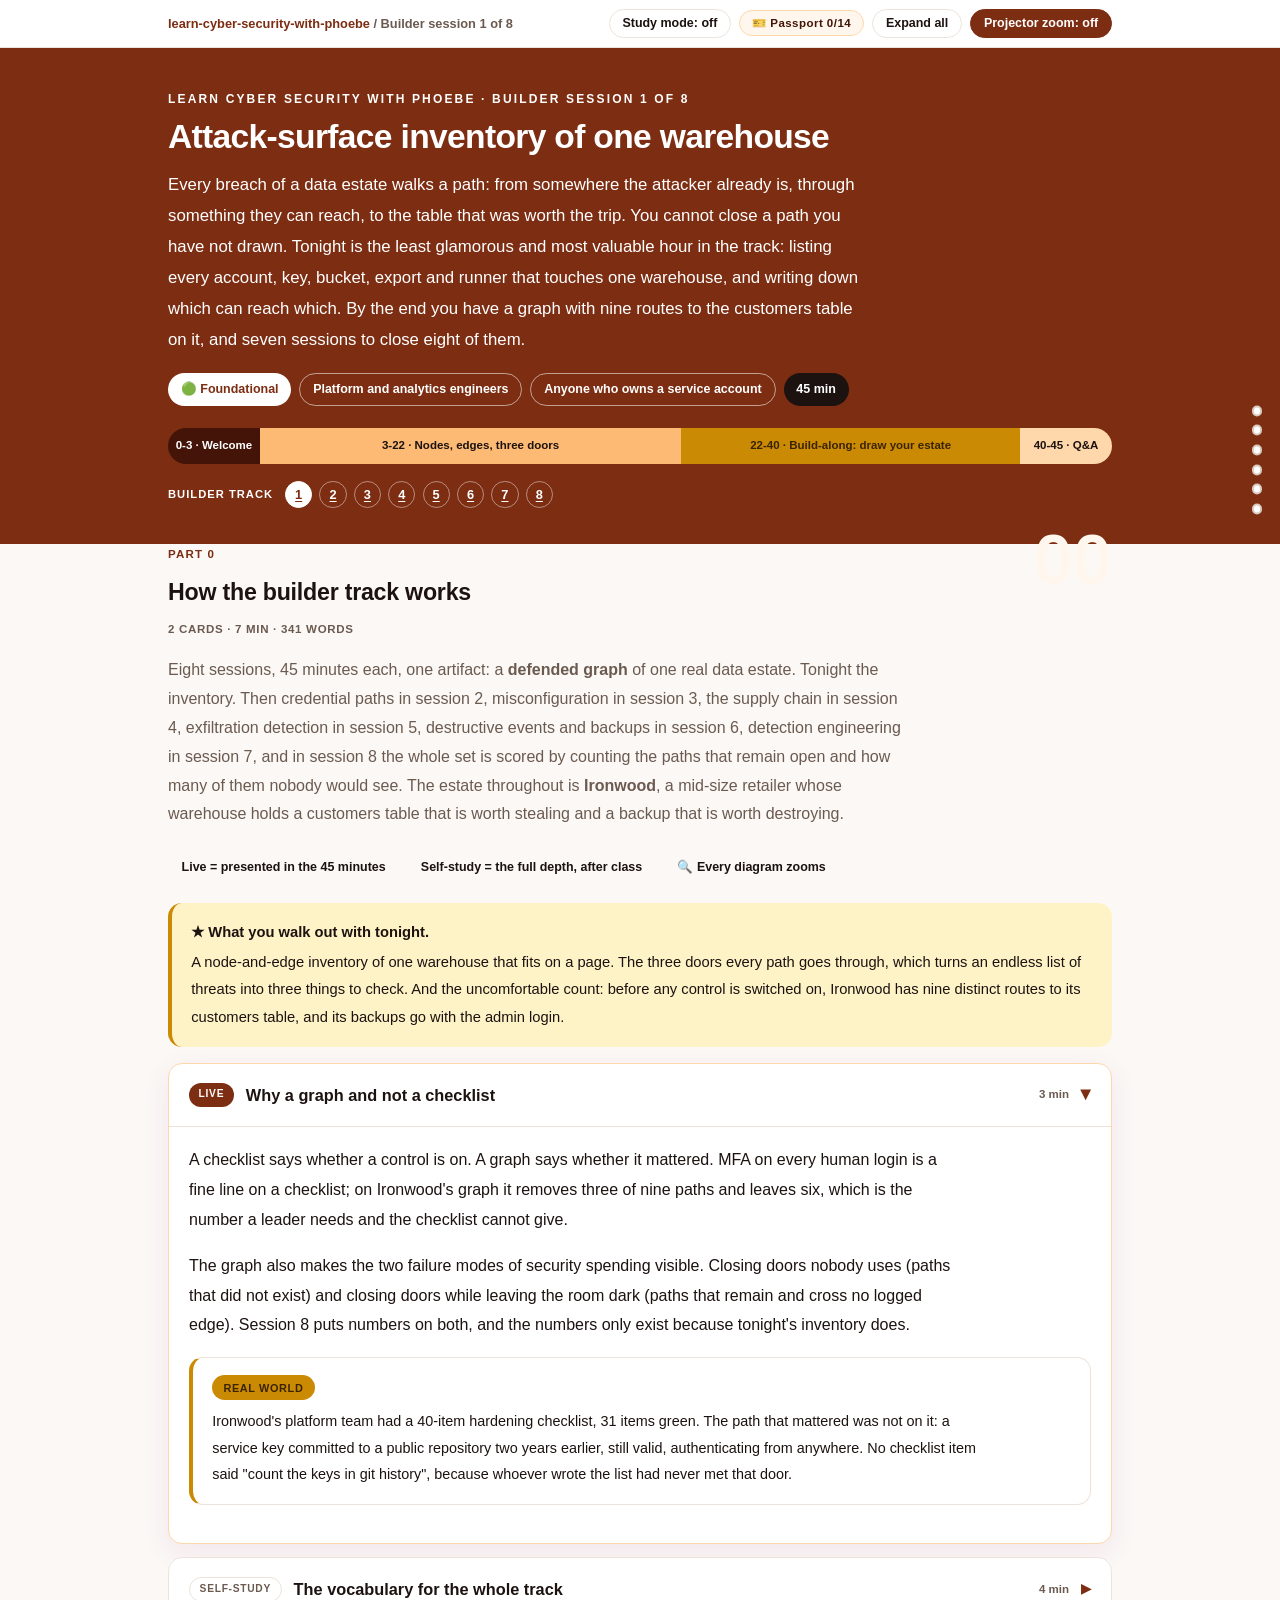
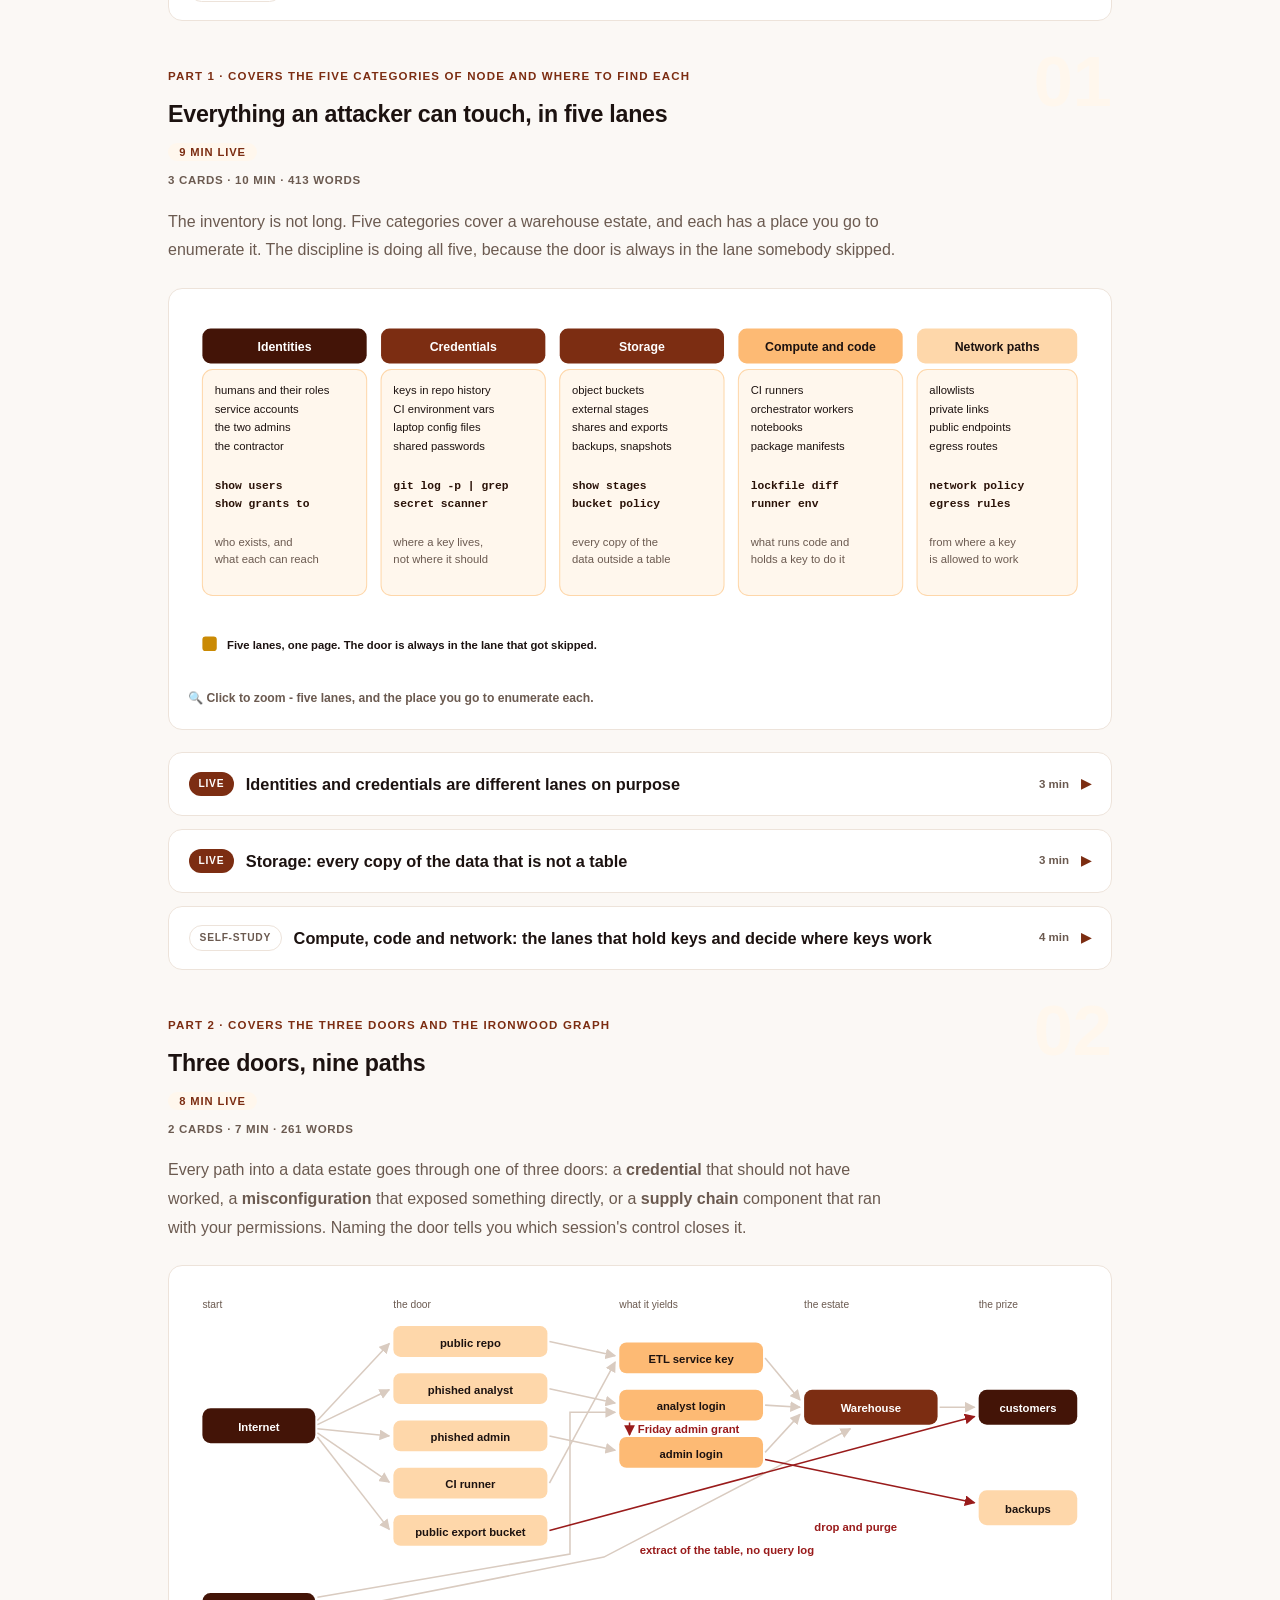
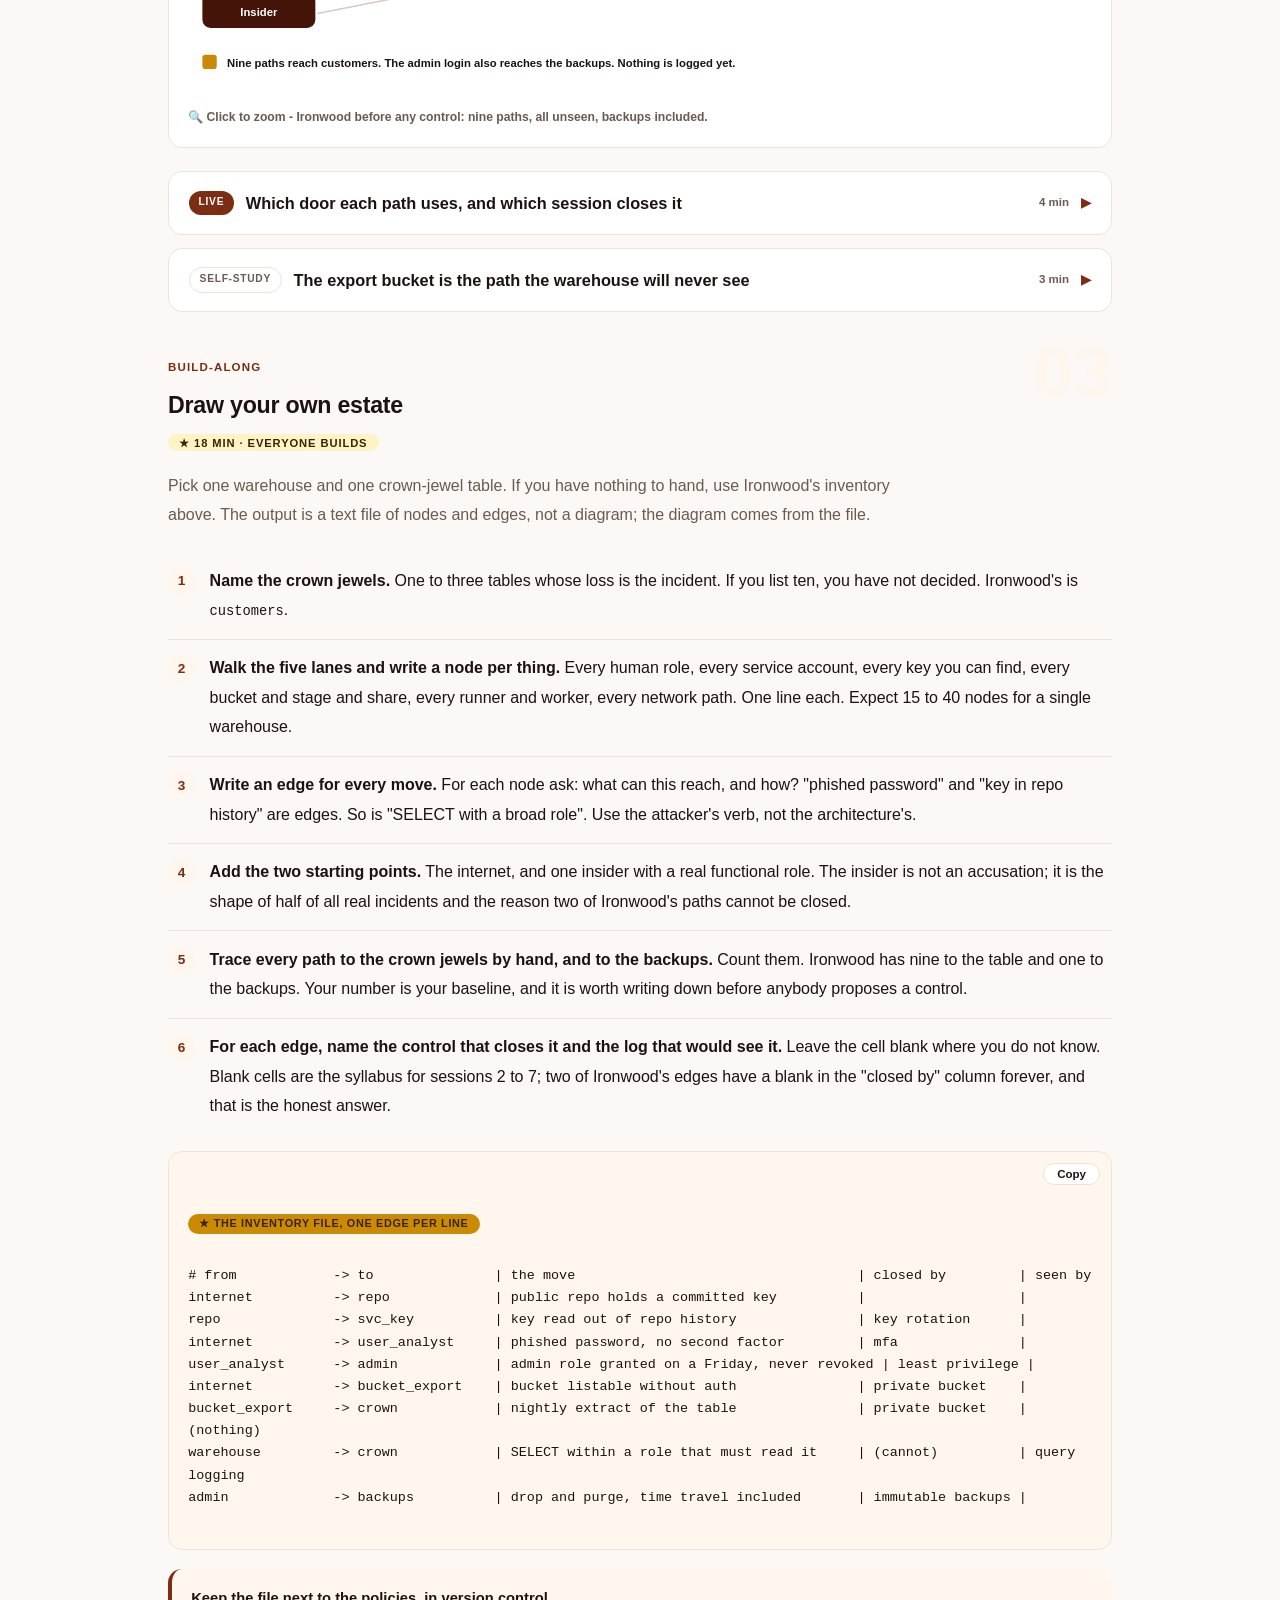
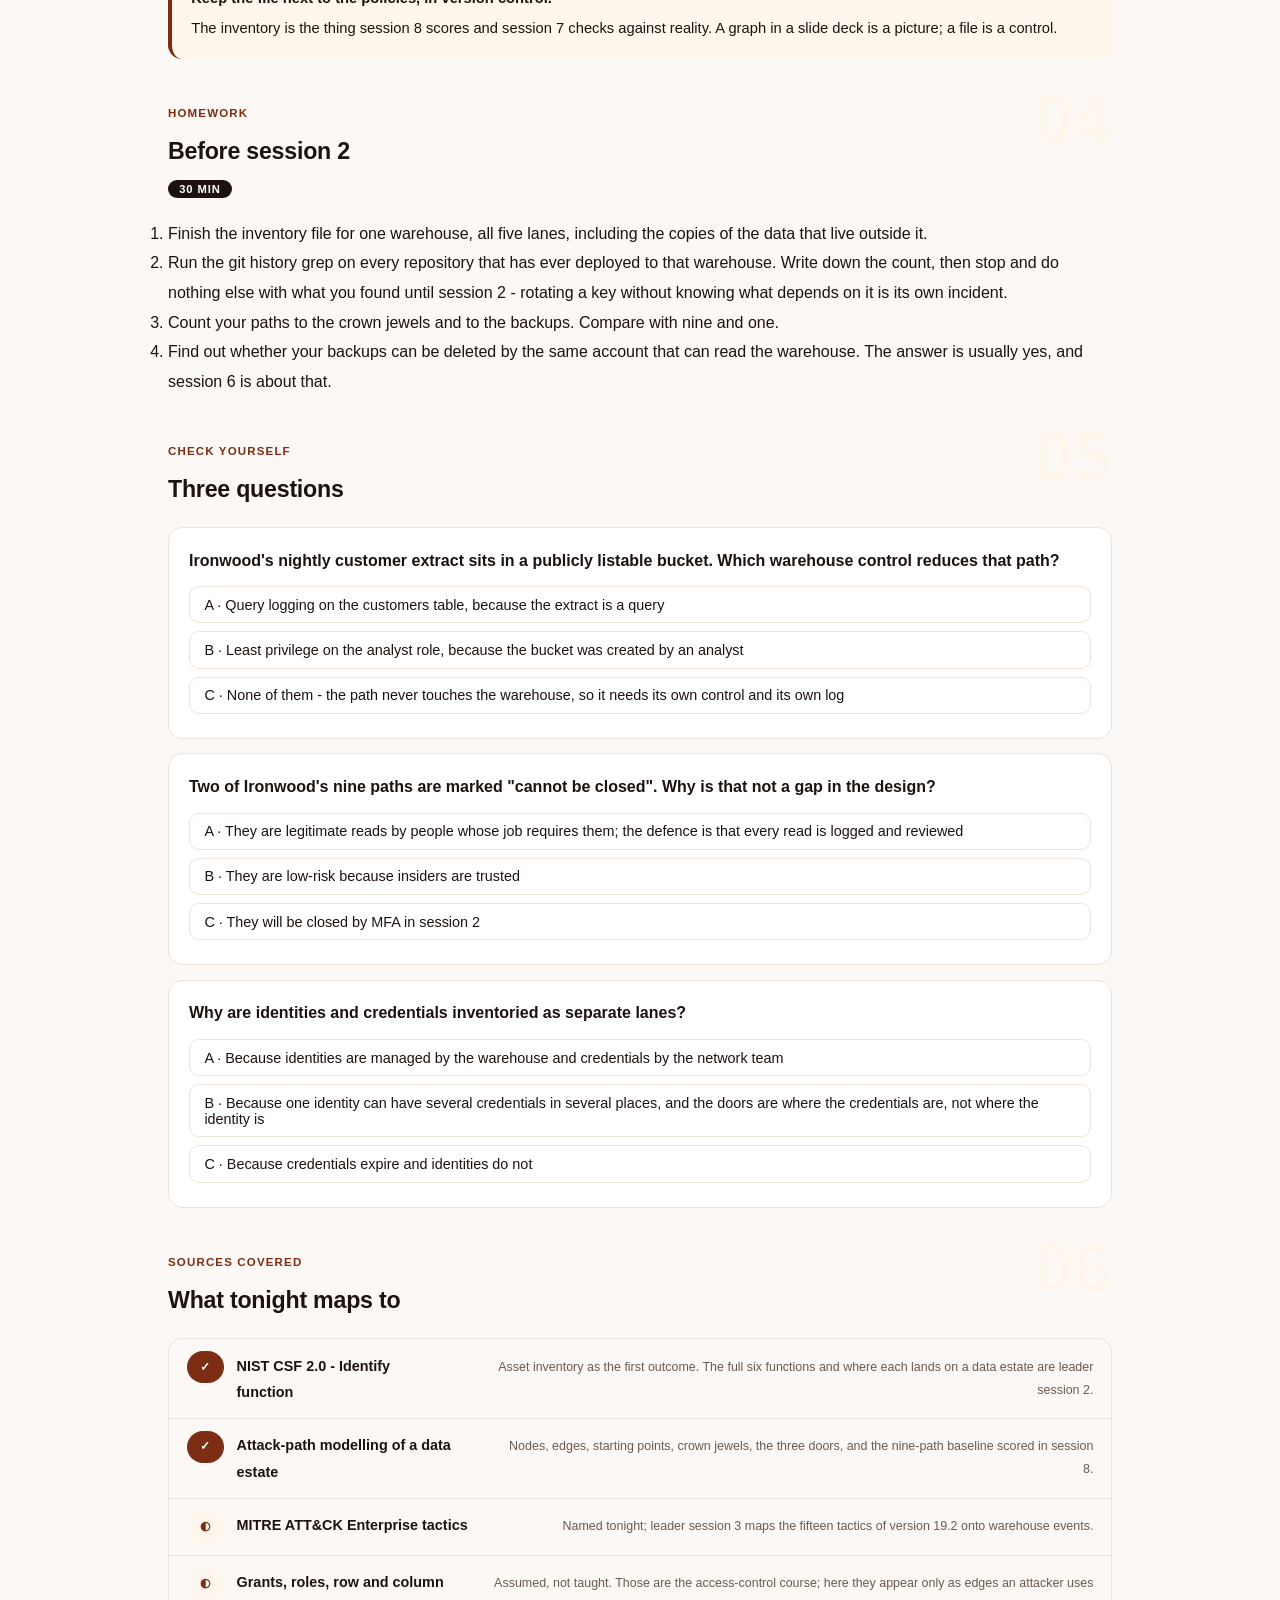
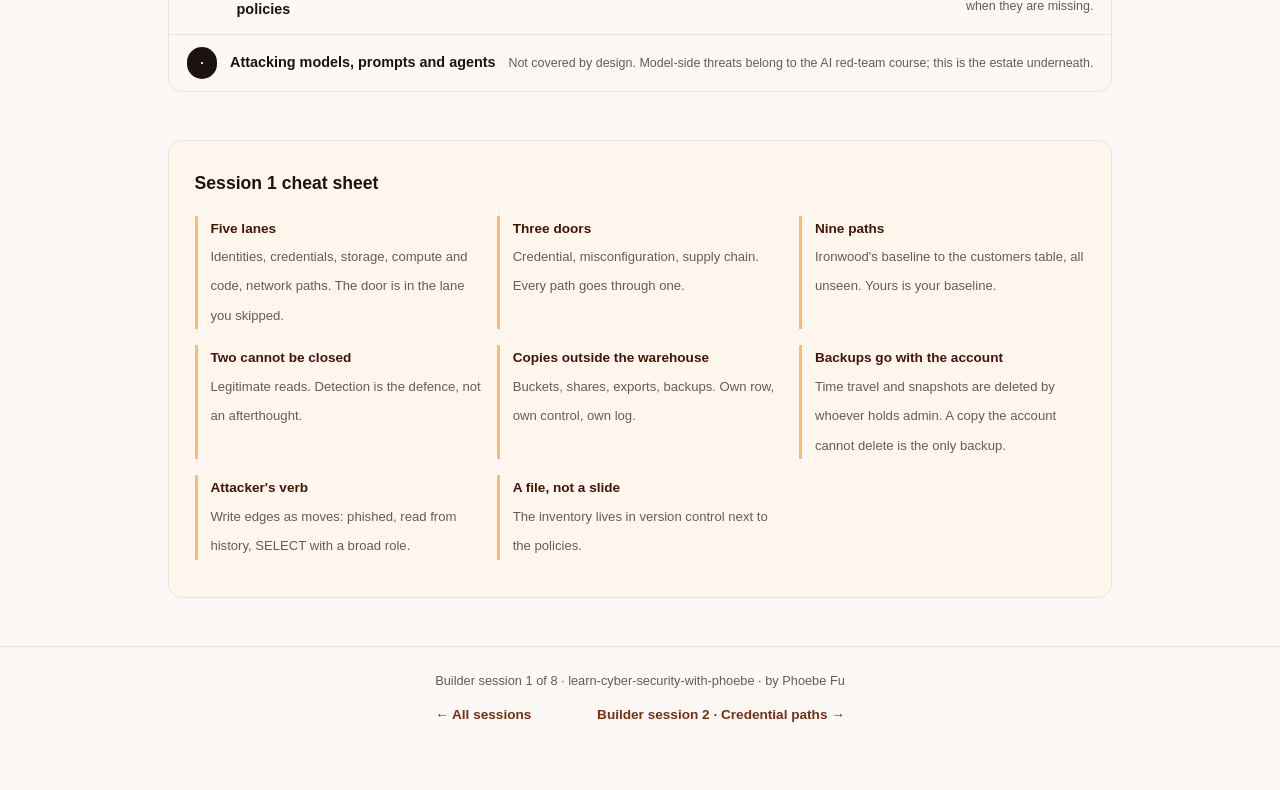
<file: courses/b1-attack-surface-inventory.html>
<!DOCTYPE html>
<html lang="en">
<head>
<meta charset="UTF-8">
<meta name="viewport" content="width=device-width, initial-scale=1.0">
<!-- social:start -->
<meta name="description" content="Builder session 1 of 8. Everything an attacker can touch in one warehouse, written down as nodes and edges: accounts, keys, buckets, exports, runners and the paths between them. Nine routes to the customers table before a single control is on.">
<meta property="og:type" content="article">
<meta property="og:site_name" content="Learn with Phoebe">
<meta property="og:title" content="Attack-surface inventory of one warehouse - learn cyber security with phoebe">
<meta property="og:description" content="Builder session 1 of 8. The inventory is the whole defence: you cannot close a door you have not listed.">
<meta property="og:url" content="https://phoebefu6.github.io/learn-cyber-security-with-phoebe/courses/b1-attack-surface-inventory.html">
<meta property="og:image" content="https://phoebefu6.github.io/learn-cyber-security-with-phoebe/assets/og-cover.png">
<meta property="og:image:width" content="1200">
<meta property="og:image:height" content="630">
<meta name="twitter:card" content="summary_large_image">
<meta name="twitter:title" content="Attack-surface inventory of one warehouse - learn cyber security with phoebe">
<meta name="twitter:description" content="Nine routes to the customers table, three doors, and the inventory that makes them countable.">
<meta name="twitter:image" content="https://phoebefu6.github.io/learn-cyber-security-with-phoebe/assets/og-cover.png">
<!-- social:end -->
<title>Builder session 1 · Attack-surface inventory of one warehouse - learn cyber security with phoebe</title>
<link rel="stylesheet" href="../assets/style.css?v=23">
</head>
<body>

<div class="toolbar">
  <div class="wrap">
    <span class="crumb"><a href="../index.html">learn-cyber-security-with-phoebe</a> / Builder session 1 of 8</span>
    <button class="btn" id="toggle-all" type="button">Expand all</button>
    <button class="btn primary" id="zoom-toggle" type="button">Projector zoom: off</button>
  </div>
</div>

<header class="masthead">
  <div class="wrap">
    <div class="eyebrow">Learn Cyber Security with Phoebe · Builder session 1 of 8</div>
    <h1>Attack-surface inventory of <span class="accent">one warehouse</span></h1>
    <p class="sub">Every breach of a data estate walks a path: from somewhere the attacker already is, through something they can reach, to the table that was worth the trip. You cannot close a path you have not drawn. Tonight is the least glamorous and most valuable hour in the track: listing every account, key, bucket, export and runner that touches one warehouse, and writing down which can reach which. By the end you have a graph with nine routes to the customers table on it, and seven sessions to close eight of them.</p>
    <div class="chip-row">
      <span class="chip level">🟢 Foundational</span>
      <span class="chip audience">Platform and analytics engineers</span>
      <span class="chip audience">Anyone who owns a service account</span>
      <span class="chip time">45 min</span>
    </div>
    <div class="agenda">
      <span class="a1" style="flex:1">0-3 · Welcome</span>
      <span class="a2" style="flex:5">3-22 · Nodes, edges, three doors</span>
      <span class="a3" style="flex:4">22-40 · Build-along: draw your estate</span>
      <span class="a4" style="flex:1">40-45 · Q&amp;A</span>
    </div>
  </div>
</header>

<main class="wrap">

  <!-- ============ INTRO ============ -->
  <section class="section" id="intro">
    <div class="section-kicker">
      <span class="klabel">Part 0</span>
      <h2>How the builder track works</h2>
    </div>
    <p class="lede">Eight sessions, 45 minutes each, one artifact: a <strong>defended graph</strong> of one real data estate. Tonight the inventory. Then credential paths in session 2, misconfiguration in session 3, the supply chain in session 4, exfiltration detection in session 5, destructive events and backups in session 6, detection engineering in session 7, and in session 8 the whole set is scored by counting the paths that remain open and how many of them nobody would see. The estate throughout is <strong>Ironwood</strong>, a mid-size retailer whose warehouse holds a customers table that is worth stealing and a backup that is worth destroying.</p>

    <div class="legend">
      <span class="pill">Live = presented in the 45 minutes</span>
      <span class="pill">Self-study = the full depth, after class</span>
      <span class="pill">🔍 Every diagram zooms</span>
    </div>

    <div class="callout win">
      <p><strong>★ What you walk out with tonight.</strong> A node-and-edge inventory of one warehouse that fits on a page. The three doors every path goes through, which turns an endless list of threats into three things to check. And the uncomfortable count: before any control is switched on, Ironwood has nine distinct routes to its customers table, and its backups go with the admin login.</p>
    </div>

    <details class="card" open>
      <summary><span class="mode live">Live</span>Why a graph and not a checklist<span class="mini">3 min</span><span class="caret">▶</span></summary>
      <div class="body">
        <p>A checklist says whether a control is on. A graph says whether it mattered. MFA on every human login is a fine line on a checklist; on Ironwood's graph it removes three of nine paths and leaves six, which is the number a leader needs and the checklist cannot give.</p>
        <p>The graph also makes the two failure modes of security spending visible. Closing doors nobody uses (paths that did not exist) and closing doors while leaving the room dark (paths that remain and cross no logged edge). Session 8 puts numbers on both, and the numbers only exist because tonight's inventory does.</p>
        <div class="callout example">
          <span class="ex-pill">Real world</span>
          <p>Ironwood's platform team had a 40-item hardening checklist, 31 items green. The path that mattered was not on it: a service key committed to a public repository two years earlier, still valid, authenticating from anywhere. No checklist item said "count the keys in git history", because whoever wrote the list had never met that door.</p>
        </div>
      </div>
    </details>

    <details class="card">
      <summary><span class="mode self">Self-study</span>The vocabulary for the whole track<span class="mini">4 min</span><span class="caret">▶</span></summary>
      <div class="body">
        <ul>
          <li><strong>Node</strong> - anything an attacker can be, hold or reach: a starting position, a credential, an asset, the target.</li>
          <li><strong>Edge</strong> - one move: a phished password, a key read from a repo, a SELECT with a broad role. Every edge is closed by a specific control or seen by a specific log, and knowing which is the whole design.</li>
          <li><strong>Crown jewels</strong> - the small number of tables whose loss is the incident. At Ironwood it is one table. Most estates have two or three.</li>
          <li><strong>Path</strong> - a chain of edges from a starting point to the crown jewels. Session 8 counts them.</li>
          <li><strong>Undetected path</strong> - a path that crosses no logged edge. The attacker completes it and nobody knows.</li>
          <li><strong>Recoverable</strong> - whether an attacker who reaches the admin login can also destroy the copy you would restore from. Time travel and snapshots go with the account; a backup the account cannot delete does not.</li>
          <li><strong>Tactic</strong> - MITRE ATT&amp;CK's word for the attacker's goal at one stage: initial access, credential access, exfiltration, impact. Session 3 maps the fifteen of them onto a warehouse.</li>
        </ul>
      </div>
    </details>
  </section>

  <!-- ============ PART 1 ============ -->
  <section class="section" id="part-1">
    <div class="section-kicker">
      <span class="klabel">Part 1 · covers the five categories of node and where to find each</span>
      <h2>Everything an attacker can touch, in five lanes</h2>
      <span class="tag concept">9 min live</span>
    </div>
    <p class="lede">The inventory is not long. Five categories cover a warehouse estate, and each has a place you go to enumerate it. The discipline is doing all five, because the door is always in the lane somebody skipped.</p>

    <figure class="zoomable">
      <svg viewBox="0 0 880 360" xmlns="http://www.w3.org/2000/svg" role="img" aria-label="Five lanes of attack surface for a warehouse estate: identities, credentials, storage, compute and code, and network paths. Each lane names its examples and the command or place used to enumerate it.">
        <style>
          .b1aT { font: 800 12px Inter, sans-serif; fill: #fff; }
          .b1aH { font: 800 12px Inter, sans-serif; fill: #1C1210; }
          .b1aB { font: 400 11px Inter, sans-serif; fill: #1C1210; }
          .b1aM { font: 400 11px Inter, sans-serif; fill: #6B5A50; }
          .b1aQ { font: 600 11px "SFMono-Regular", Menlo, monospace; fill: #2A1208; }
          .b1aN { font: 700 11px Inter, sans-serif; fill: #1C1210; }
        </style>

        <rect x="14" y="20" width="160" height="34" rx="8" fill="#431407"></rect>
        <text class="b1aT" x="94" y="42" text-anchor="middle">Identities</text>
        <rect x="14" y="60" width="160" height="220" rx="10" fill="#FFF7ED" stroke="#FED7AA"></rect>
        <text class="b1aB" x="26" y="84">humans and their roles</text>
        <text class="b1aB" x="26" y="102">service accounts</text>
        <text class="b1aB" x="26" y="120">the two admins</text>
        <text class="b1aB" x="26" y="138">the contractor</text>
        <text class="b1aQ" x="26" y="176">show users</text>
        <text class="b1aQ" x="26" y="194">show grants to</text>
        <text class="b1aM" x="26" y="232">who exists, and</text>
        <text class="b1aM" x="26" y="248">what each can reach</text>

        <rect x="188" y="20" width="160" height="34" rx="8" fill="#7C2D12"></rect>
        <text class="b1aT" x="268" y="42" text-anchor="middle">Credentials</text>
        <rect x="188" y="60" width="160" height="220" rx="10" fill="#FFF7ED" stroke="#FED7AA"></rect>
        <text class="b1aB" x="200" y="84">keys in repo history</text>
        <text class="b1aB" x="200" y="102">CI environment vars</text>
        <text class="b1aB" x="200" y="120">laptop config files</text>
        <text class="b1aB" x="200" y="138">shared passwords</text>
        <text class="b1aQ" x="200" y="176">git log -p | grep</text>
        <text class="b1aQ" x="200" y="194">secret scanner</text>
        <text class="b1aM" x="200" y="232">where a key lives,</text>
        <text class="b1aM" x="200" y="248">not where it should</text>

        <rect x="362" y="20" width="160" height="34" rx="8" fill="#7C2D12"></rect>
        <text class="b1aT" x="442" y="42" text-anchor="middle">Storage</text>
        <rect x="362" y="60" width="160" height="220" rx="10" fill="#FFF7ED" stroke="#FED7AA"></rect>
        <text class="b1aB" x="374" y="84">object buckets</text>
        <text class="b1aB" x="374" y="102">external stages</text>
        <text class="b1aB" x="374" y="120">shares and exports</text>
        <text class="b1aB" x="374" y="138">backups, snapshots</text>
        <text class="b1aQ" x="374" y="176">show stages</text>
        <text class="b1aQ" x="374" y="194">bucket policy</text>
        <text class="b1aM" x="374" y="232">every copy of the</text>
        <text class="b1aM" x="374" y="248">data outside a table</text>

        <rect x="536" y="20" width="160" height="34" rx="8" fill="#FDBA74"></rect>
        <text class="b1aH" x="616" y="42" text-anchor="middle">Compute and code</text>
        <rect x="536" y="60" width="160" height="220" rx="10" fill="#FFF7ED" stroke="#FED7AA"></rect>
        <text class="b1aB" x="548" y="84">CI runners</text>
        <text class="b1aB" x="548" y="102">orchestrator workers</text>
        <text class="b1aB" x="548" y="120">notebooks</text>
        <text class="b1aB" x="548" y="138">package manifests</text>
        <text class="b1aQ" x="548" y="176">lockfile diff</text>
        <text class="b1aQ" x="548" y="194">runner env</text>
        <text class="b1aM" x="548" y="232">what runs code and</text>
        <text class="b1aM" x="548" y="248">holds a key to do it</text>

        <rect x="710" y="20" width="156" height="34" rx="8" fill="#FED7AA"></rect>
        <text class="b1aH" x="788" y="42" text-anchor="middle">Network paths</text>
        <rect x="710" y="60" width="156" height="220" rx="10" fill="#FFF7ED" stroke="#FED7AA"></rect>
        <text class="b1aB" x="722" y="84">allowlists</text>
        <text class="b1aB" x="722" y="102">private links</text>
        <text class="b1aB" x="722" y="120">public endpoints</text>
        <text class="b1aB" x="722" y="138">egress routes</text>
        <text class="b1aQ" x="722" y="176">network policy</text>
        <text class="b1aQ" x="722" y="194">egress rules</text>
        <text class="b1aM" x="722" y="232">from where a key</text>
        <text class="b1aM" x="722" y="248">is allowed to work</text>

        <rect x="14" y="320" width="14" height="14" rx="3" fill="#CA8A04"></rect>
        <text class="b1aN" x="38" y="332">Five lanes, one page. The door is always in the lane that got skipped.</text>
      </svg>
      <figcaption>🔍 Click to zoom - five lanes, and the place you go to enumerate each.</figcaption>
    </figure>

    <details class="card">
      <summary><span class="mode live">Live</span>Identities and credentials are different lanes on purpose<span class="mini">3 min</span><span class="caret">▶</span></summary>
      <div class="body">
        <p>An identity is who the warehouse thinks is asking. A credential is the thing that proves it. The two drift apart constantly: one identity with four active keys, three of which nobody can account for; one key that three pipelines share; a human account that a script has quietly used for a year.</p>
        <p>Enumerating identities tells you the shape of access. Enumerating credentials tells you where the doors actually are, and it is the lane teams skip because it means reading git history and CI configuration rather than running a query.</p>
        <div class="prompt-box good">
          <span class="label">★ Try it now</span>
show users;
show grants to user etl_service;
-- then, outside the warehouse, the lane that finds the real doors:
git log -p --all | grep -iE 'password|secret|api[_-]?key|BEGIN (RSA|EC) PRIVATE' | head
        </div>
        <p>The third command is the one that found Ironwood's two-year-old key. It is not clever. It is the lane nobody had walked.</p>
      </div>
    </details>

    <details class="card">
      <summary><span class="mode live">Live</span>Storage: every copy of the data that is not a table<span class="mini">3 min</span><span class="caret">▶</span></summary>
      <div class="body">
        <p>The warehouse has grants, policies and an audit log. The nightly extract of the same table sitting in an object bucket has whatever the bucket has, which at Ironwood was a listing anybody with the URL could read. Every export, share, external stage and backup is a second copy of the crown jewels with its own, usually weaker, set of doors.</p>
        <div class="callout example">
          <span class="ex-pill">Real world</span>
          <p>Ironwood's marketing agency needed a weekly customer extract. Somebody set up a bucket, made it readable so the agency's tool could pull it, and moved on. The bucket appears nowhere in the warehouse's grants because it is not in the warehouse. On the graph it is a two-hop path from the internet to the customers table that crosses no query log at all.</p>
        </div>
      </div>
    </details>

    <details class="card">
      <summary><span class="mode self">Self-study</span>Compute, code and network: the lanes that hold keys and decide where keys work<span class="mini">4 min</span><span class="caret">▶</span></summary>
      <div class="body">
        <ul>
          <li><strong>CI runners and orchestrator workers</strong> run somebody else's code with your key in their environment. A malicious package in the build is a path to the key, which is a path to the warehouse. Session 4.</li>
          <li><strong>Notebooks</strong> are the credential lane's favourite hiding place and the compute lane's least governed member. Inventory them as both.</li>
          <li><strong>Package manifests and lockfiles</strong> are the supply-chain inventory. If you cannot say which version of which connector ran last night, that is a finding, not a gap in the exercise.</li>
          <li><strong>Network paths</strong> decide from where a credential is usable. A leaked key that only authenticates from your own address range is a much smaller door than one that works from anywhere. This lane is what the "perimeter firewall only" over-correction in session 8 gets right, and it closes exactly one of nine paths.</li>
        </ul>
      </div>
    </details>
  </section>

  <!-- ============ PART 2 ============ -->
  <section class="section" id="part-2">
    <div class="section-kicker">
      <span class="klabel">Part 2 · covers the three doors and the Ironwood graph</span>
      <h2>Three doors, nine paths</h2>
      <span class="tag concept">8 min live</span>
    </div>
    <p class="lede">Every path into a data estate goes through one of three doors: a <strong>credential</strong> that should not have worked, a <strong>misconfiguration</strong> that exposed something directly, or a <strong>supply chain</strong> component that ran with your permissions. Naming the door tells you which session's control closes it.</p>

    <figure class="zoomable">
      <svg viewBox="0 0 880 400" xmlns="http://www.w3.org/2000/svg" role="img" aria-label="The Ironwood attack graph: from the internet and from an insider, through a public repo, a phished analyst login, a phished admin login, a CI runner and a public export bucket, into the ETL service key or a login, then the warehouse, then the customers table. The admin login also reaches the backups. Nine paths reach the table before any control is on.">
        <style>
          .b1bT { font: 800 11px Inter, sans-serif; fill: #fff; }
          .b1bH { font: 800 11px Inter, sans-serif; fill: #1C1210; }
          .b1bM { font: 400 10px Inter, sans-serif; fill: #6B5A50; }
          .b1bN { font: 700 11px Inter, sans-serif; fill: #1C1210; }
          .b1bR { font: 800 11px Inter, sans-serif; fill: #991B1B; }
        </style>
        <defs>
          <marker id="b1bAr" viewBox="0 0 10 10" refX="9" refY="5" markerWidth="7" markerHeight="7" orient="auto"><path d="M0,0 L10,5 L0,10 z" fill="#D9CBC0"></path></marker>
          <marker id="b1bRd" viewBox="0 0 10 10" refX="9" refY="5" markerWidth="7" markerHeight="7" orient="auto"><path d="M0,0 L10,5 L0,10 z" fill="#991B1B"></path></marker>
        </defs>

        <text class="b1bM" x="14" y="22">start</text>
        <text class="b1bM" x="200" y="22">the door</text>
        <text class="b1bM" x="420" y="22">what it yields</text>
        <text class="b1bM" x="600" y="22">the estate</text>
        <text class="b1bM" x="770" y="22">the prize</text>

        <rect x="14" y="120" width="110" height="34" rx="8" fill="#431407"></rect>
        <text class="b1bT" x="69" y="142" text-anchor="middle">Internet</text>
        <rect x="14" y="300" width="110" height="34" rx="8" fill="#431407"></rect>
        <text class="b1bT" x="69" y="322" text-anchor="middle">Insider</text>

        <rect x="200" y="40" width="150" height="30" rx="7" fill="#FED7AA"></rect>
        <text class="b1bH" x="275" y="60" text-anchor="middle">public repo</text>
        <rect x="200" y="86" width="150" height="30" rx="7" fill="#FED7AA"></rect>
        <text class="b1bH" x="275" y="106" text-anchor="middle">phished analyst</text>
        <rect x="200" y="132" width="150" height="30" rx="7" fill="#FED7AA"></rect>
        <text class="b1bH" x="275" y="152" text-anchor="middle">phished admin</text>
        <rect x="200" y="178" width="150" height="30" rx="7" fill="#FED7AA"></rect>
        <text class="b1bH" x="275" y="198" text-anchor="middle">CI runner</text>
        <rect x="200" y="224" width="150" height="30" rx="7" fill="#FED7AA"></rect>
        <text class="b1bH" x="275" y="244" text-anchor="middle">public export bucket</text>

        <line x1="126" y1="132" x2="196" y2="57" stroke="#D9CBC0" stroke-width="1.5" marker-end="url(#b1bAr)"></line>
        <line x1="126" y1="136" x2="196" y2="102" stroke="#D9CBC0" stroke-width="1.5" marker-end="url(#b1bAr)"></line>
        <line x1="126" y1="140" x2="196" y2="147" stroke="#D9CBC0" stroke-width="1.5" marker-end="url(#b1bAr)"></line>
        <line x1="126" y1="144" x2="196" y2="192" stroke="#D9CBC0" stroke-width="1.5" marker-end="url(#b1bAr)"></line>
        <line x1="126" y1="148" x2="196" y2="238" stroke="#D9CBC0" stroke-width="1.5" marker-end="url(#b1bAr)"></line>

        <rect x="420" y="56" width="140" height="30" rx="7" fill="#FDBA74"></rect>
        <text class="b1bH" x="490" y="76" text-anchor="middle">ETL service key</text>
        <rect x="420" y="102" width="140" height="30" rx="7" fill="#FDBA74"></rect>
        <text class="b1bH" x="490" y="122" text-anchor="middle">analyst login</text>
        <rect x="420" y="148" width="140" height="30" rx="7" fill="#FDBA74"></rect>
        <text class="b1bH" x="490" y="168" text-anchor="middle">admin login</text>

        <line x1="352" y1="55" x2="416" y2="69" stroke="#D9CBC0" stroke-width="1.5" marker-end="url(#b1bAr)"></line>
        <line x1="352" y1="101" x2="416" y2="115" stroke="#D9CBC0" stroke-width="1.5" marker-end="url(#b1bAr)"></line>
        <line x1="352" y1="147" x2="416" y2="161" stroke="#D9CBC0" stroke-width="1.5" marker-end="url(#b1bAr)"></line>
        <line x1="352" y1="193" x2="416" y2="75" stroke="#D9CBC0" stroke-width="1.5" marker-end="url(#b1bAr)"></line>
        <line x1="430" y1="134" x2="430" y2="146" stroke="#991B1B" stroke-width="1.5" marker-end="url(#b1bRd)"></line>
        <text class="b1bR" x="438" y="144">Friday admin grant</text>

        <rect x="600" y="102" width="130" height="34" rx="8" fill="#7C2D12"></rect>
        <text class="b1bT" x="665" y="124" text-anchor="middle">Warehouse</text>
        <line x1="562" y1="71" x2="596" y2="112" stroke="#D9CBC0" stroke-width="1.5" marker-end="url(#b1bAr)"></line>
        <line x1="562" y1="117" x2="596" y2="119" stroke="#D9CBC0" stroke-width="1.5" marker-end="url(#b1bAr)"></line>
        <line x1="562" y1="163" x2="596" y2="126" stroke="#D9CBC0" stroke-width="1.5" marker-end="url(#b1bAr)"></line>
        <polyline points="126,320 405,265 645,140" fill="none" stroke="#D9CBC0" stroke-width="1.5" marker-end="url(#b1bAr)"></polyline>
        <polyline points="126,304 372,262 372,124 416,124" fill="none" stroke="#D9CBC0" stroke-width="1.5" marker-end="url(#b1bAr)"></polyline>

        <rect x="770" y="102" width="96" height="34" rx="8" fill="#431407"></rect>
        <text class="b1bT" x="818" y="124" text-anchor="middle">customers</text>
        <line x1="732" y1="119" x2="766" y2="119" stroke="#D9CBC0" stroke-width="1.5" marker-end="url(#b1bAr)"></line>
        <line x1="352" y1="239" x2="766" y2="128" stroke="#991B1B" stroke-width="1.5" marker-end="url(#b1bRd)"></line>
        <text class="b1bR" x="440" y="262">extract of the table, no query log</text>

        <rect x="770" y="200" width="96" height="34" rx="8" fill="#FED7AA"></rect>
        <text class="b1bH" x="818" y="222" text-anchor="middle">backups</text>
        <line x1="562" y1="170" x2="766" y2="212" stroke="#991B1B" stroke-width="1.5" marker-end="url(#b1bRd)"></line>
        <text class="b1bR" x="610" y="240">drop and purge</text>

        <rect x="14" y="360" width="14" height="14" rx="3" fill="#CA8A04"></rect>
        <text class="b1bN" x="38" y="372">Nine paths reach customers. The admin login also reaches the backups. Nothing is logged yet.</text>
      </svg>
      <figcaption>🔍 Click to zoom - Ironwood before any control: nine paths, all unseen, backups included.</figcaption>
    </figure>

    <details class="card">
      <summary><span class="mode live">Live</span>Which door each path uses, and which session closes it<span class="mini">4 min</span><span class="caret">▶</span></summary>
      <div class="body">
        <table class="clean">
          <thead><tr><th>Path</th><th>Door</th><th>Closed by</th><th>Seen by</th></tr></thead>
          <tbody>
            <tr><td>Internet, public repo, ETL key, warehouse</td><td>Credential</td><td>Key rotation (session 2)</td><td>Query logging (session 7)</td></tr>
            <tr><td>Internet, phished analyst, warehouse</td><td>Credential</td><td>MFA (session 2)</td><td>Query logging</td></tr>
            <tr><td>Internet, phished analyst, admin role, warehouse</td><td>Credential, then privilege</td><td>MFA, or least privilege</td><td>Query logging</td></tr>
            <tr><td>Internet, phished admin, warehouse</td><td>Credential</td><td>MFA</td><td>Query logging</td></tr>
            <tr><td>Internet, CI runner, ETL key, warehouse</td><td>Supply chain</td><td>Pinned dependencies (session 4)</td><td>Query logging</td></tr>
            <tr><td>Internet, public export bucket, table</td><td>Misconfiguration</td><td>Private bucket (session 3)</td><td>Nothing in the warehouse sees it</td></tr>
            <tr><td>Insider, own login, warehouse</td><td>None - legitimate</td><td>Cannot be closed without stopping the work</td><td>Query logging</td></tr>
            <tr><td>Insider, own login, admin role, warehouse</td><td>Privilege</td><td>Least privilege (session 2 of the access course)</td><td>Query logging</td></tr>
            <tr><td>Insider, own legitimate support session</td><td>None - legitimate</td><td>Cannot be closed</td><td>Query logging</td></tr>
          </tbody>
        </table>
        <p>Two rows say "cannot be closed". That is not a gap in the design; it is the reason detection exists. A support agent has to read customer records to do the job. The only defence against that path being misused is that every read is logged and somebody reads the log.</p>
      </div>
    </details>

    <details class="card">
      <summary><span class="mode self">Self-study</span>The export bucket is the path the warehouse will never see<span class="mini">3 min</span><span class="caret">▶</span></summary>
      <div class="body">
        <p>Eight of the nine paths pass through the warehouse, so a query log on the customers table sees all eight. The ninth reads a nightly extract from a bucket. It never touches the warehouse, so no warehouse control - not logging, not least privilege, not MFA - has any effect on it.</p>
        <p>This is the general lesson of the storage lane: every copy of the crown jewels outside the warehouse needs its own inventory row, its own control and its own log, or it is an open door in a room with no camera. Session 3 closes this one; session 5 covers how you would even notice it being used.</p>
      </div>
    </details>
  </section>

  <!-- ============ DEMO ============ -->
  <section class="section" id="demo-1">
    <div class="section-kicker">
      <span class="klabel">Build-along</span>
      <h2>Draw your own estate</h2>
      <span class="tag demo">★ 18 min · everyone builds</span>
    </div>
    <p class="lede">Pick one warehouse and one crown-jewel table. If you have nothing to hand, use Ironwood's inventory above. The output is a text file of nodes and edges, not a diagram; the diagram comes from the file.</p>

    <div class="steps">
      <div class="step">
        <p><strong>Name the crown jewels.</strong> One to three tables whose loss is the incident. If you list ten, you have not decided. Ironwood's is <code class="mono">customers</code>.</p>
      </div>
      <div class="step">
        <p><strong>Walk the five lanes and write a node per thing.</strong> Every human role, every service account, every key you can find, every bucket and stage and share, every runner and worker, every network path. One line each. Expect 15 to 40 nodes for a single warehouse.</p>
      </div>
      <div class="step">
        <p><strong>Write an edge for every move.</strong> For each node ask: what can this reach, and how? "phished password" and "key in repo history" are edges. So is "SELECT with a broad role". Use the attacker's verb, not the architecture's.</p>
      </div>
      <div class="step">
        <p><strong>Add the two starting points.</strong> The internet, and one insider with a real functional role. The insider is not an accusation; it is the shape of half of all real incidents and the reason two of Ironwood's paths cannot be closed.</p>
      </div>
      <div class="step">
        <p><strong>Trace every path to the crown jewels by hand, and to the backups.</strong> Count them. Ironwood has nine to the table and one to the backups. Your number is your baseline, and it is worth writing down before anybody proposes a control.</p>
      </div>
      <div class="step">
        <p><strong>For each edge, name the control that closes it and the log that would see it.</strong> Leave the cell blank where you do not know. Blank cells are the syllabus for sessions 2 to 7; two of Ironwood's edges have a blank in the "closed by" column forever, and that is the honest answer.</p>
      </div>
    </div>

    <div class="prompt-box good">
      <span class="label">★ The inventory file, one edge per line</span>
# from            -> to               | the move                                   | closed by         | seen by
internet          -> repo             | public repo holds a committed key          |                   |
repo              -> svc_key          | key read out of repo history               | key rotation      |
internet          -> user_analyst     | phished password, no second factor         | mfa               |
user_analyst      -> admin            | admin role granted on a Friday, never revoked | least privilege |
internet          -> bucket_export    | bucket listable without auth               | private bucket    |
bucket_export     -> crown            | nightly extract of the table               | private bucket    | (nothing)
warehouse         -> crown            | SELECT within a role that must read it     | (cannot)          | query logging
admin             -> backups          | drop and purge, time travel included       | immutable backups |
    </div>

    <div class="callout tip">
      <p><strong>Keep the file next to the policies, in version control.</strong> The inventory is the thing session 8 scores and session 7 checks against reality. A graph in a slide deck is a picture; a file is a control.</p>
    </div>
  </section>

  <!-- ============ HOMEWORK ============ -->
  <section class="section" id="exercise">
    <div class="section-kicker">
      <span class="klabel">Homework</span>
      <h2>Before session 2</h2>
      <span class="tag exercise">30 min</span>
    </div>
    <ol>
      <li>Finish the inventory file for one warehouse, all five lanes, including the copies of the data that live outside it.</li>
      <li>Run the git history grep on every repository that has ever deployed to that warehouse. Write down the count, then stop and do nothing else with what you found until session 2 - rotating a key without knowing what depends on it is its own incident.</li>
      <li>Count your paths to the crown jewels and to the backups. Compare with nine and one.</li>
      <li>Find out whether your backups can be deleted by the same account that can read the warehouse. The answer is usually yes, and session 6 is about that.</li>
    </ol>
  </section>

  <!-- ============ QUIZ ============ -->
  <section class="section" id="quiz">
    <div class="section-kicker">
      <span class="klabel">Check yourself</span>
      <h2>Three questions</h2>
    </div>

    <div class="quiz-q" data-answer="2">
      <p class="qtext">Ironwood's nightly customer extract sits in a publicly listable bucket. Which warehouse control reduces that path?</p>
      <button class="qopt" type="button">A · Query logging on the customers table, because the extract is a query</button>
      <button class="qopt" type="button">B · Least privilege on the analyst role, because the bucket was created by an analyst</button>
      <button class="qopt" type="button">C · None of them - the path never touches the warehouse, so it needs its own control and its own log</button>
      <p class="qwhy">The bucket is a second copy of the crown jewels with its own, weaker doors. No warehouse control affects it. Every copy outside the warehouse needs its own inventory row.</p>
    </div>

    <div class="quiz-q" data-answer="0">
      <p class="qtext">Two of Ironwood's nine paths are marked "cannot be closed". Why is that not a gap in the design?</p>
      <button class="qopt" type="button">A · They are legitimate reads by people whose job requires them; the defence is that every read is logged and reviewed</button>
      <button class="qopt" type="button">B · They are low-risk because insiders are trusted</button>
      <button class="qopt" type="button">C · They will be closed by MFA in session 2</button>
      <p class="qwhy">A support agent must read customer records. Prevention cannot remove that path without stopping the work, which is exactly why detection exists. The finished design in session 8 has one open path, logged.</p>
    </div>

    <div class="quiz-q" data-answer="1">
      <p class="qtext">Why are identities and credentials inventoried as separate lanes?</p>
      <button class="qopt" type="button">A · Because identities are managed by the warehouse and credentials by the network team</button>
      <button class="qopt" type="button">B · Because one identity can have several credentials in several places, and the doors are where the credentials are, not where the identity is</button>
      <button class="qopt" type="button">C · Because credentials expire and identities do not</button>
      <p class="qwhy">Ironwood's two-year-old key belonged to a perfectly ordinary identity. Enumerating users found nothing; enumerating where keys lived found the door.</p>
    </div>

    <p class="quiz-score"></p>
  </section>

  <!-- ============ COVERAGE ============ -->
  <section class="section" id="official">
    <div class="section-kicker">
      <span class="klabel">Sources covered</span>
      <h2>What tonight maps to</h2>
    </div>
    <div class="covered">
      <div class="covered-row">
        <span class="status pill solid">✓</span>
        <span class="name">NIST CSF 2.0 - Identify function</span>
        <span class="note">Asset inventory as the first outcome. The full six functions and where each lands on a data estate are leader session 2.</span>
      </div>
      <div class="covered-row">
        <span class="status pill solid">✓</span>
        <span class="name">Attack-path modelling of a data estate</span>
        <span class="note">Nodes, edges, starting points, crown jewels, the three doors, and the nine-path baseline scored in session 8.</span>
      </div>
      <div class="covered-row">
        <span class="status pill light">◐</span>
        <span class="name">MITRE ATT&amp;CK Enterprise tactics</span>
        <span class="note">Named tonight; leader session 3 maps the fifteen tactics of version 19.2 onto warehouse events.</span>
      </div>
      <div class="covered-row">
        <span class="status pill light">◐</span>
        <span class="name">Grants, roles, row and column policies</span>
        <span class="note">Assumed, not taught. Those are the access-control course; here they appear only as edges an attacker uses when they are missing.</span>
      </div>
      <div class="covered-row">
        <span class="status pill inkpill">·</span>
        <span class="name">Attacking models, prompts and agents</span>
        <span class="note">Not covered by design. Model-side threats belong to the AI red-team course; this is the estate underneath.</span>
      </div>
    </div>
  </section>

  <!-- ============ CHEAT SHEET ============ -->
  <section class="cheat" id="cheatsheet">
    <h3>Session 1 cheat sheet</h3>
    <div class="grid-2">
      <div class="cheat-item"><b>Five lanes</b><span>Identities, credentials, storage, compute and code, network paths. The door is in the lane you skipped.</span></div>
      <div class="cheat-item"><b>Three doors</b><span>Credential, misconfiguration, supply chain. Every path goes through one.</span></div>
      <div class="cheat-item"><b>Nine paths</b><span>Ironwood's baseline to the customers table, all unseen. Yours is your baseline.</span></div>
      <div class="cheat-item"><b>Two cannot be closed</b><span>Legitimate reads. Detection is the defence, not an afterthought.</span></div>
      <div class="cheat-item"><b>Copies outside the warehouse</b><span>Buckets, shares, exports, backups. Own row, own control, own log.</span></div>
      <div class="cheat-item"><b>Backups go with the account</b><span>Time travel and snapshots are deleted by whoever holds admin. A copy the account cannot delete is the only backup.</span></div>
      <div class="cheat-item"><b>Attacker's verb</b><span>Write edges as moves: phished, read from history, SELECT with a broad role.</span></div>
      <div class="cheat-item"><b>A file, not a slide</b><span>The inventory lives in version control next to the policies.</span></div>
    </div>
  </section>

</main>

<footer class="pagefoot">
  <div class="wrap">
    <p>Builder session 1 of 8 · learn-cyber-security-with-phoebe · by Phoebe Fu</p>
    <nav class="pagenav">
      <a href="../index.html">← All sessions</a>
      <a href="b2-credential-paths.html">Builder session 2 · Credential paths →</a>
    </nav>
  </div>
</footer>

<script src="../assets/app.js?v=21"></script>
</body>
</html>
</file>
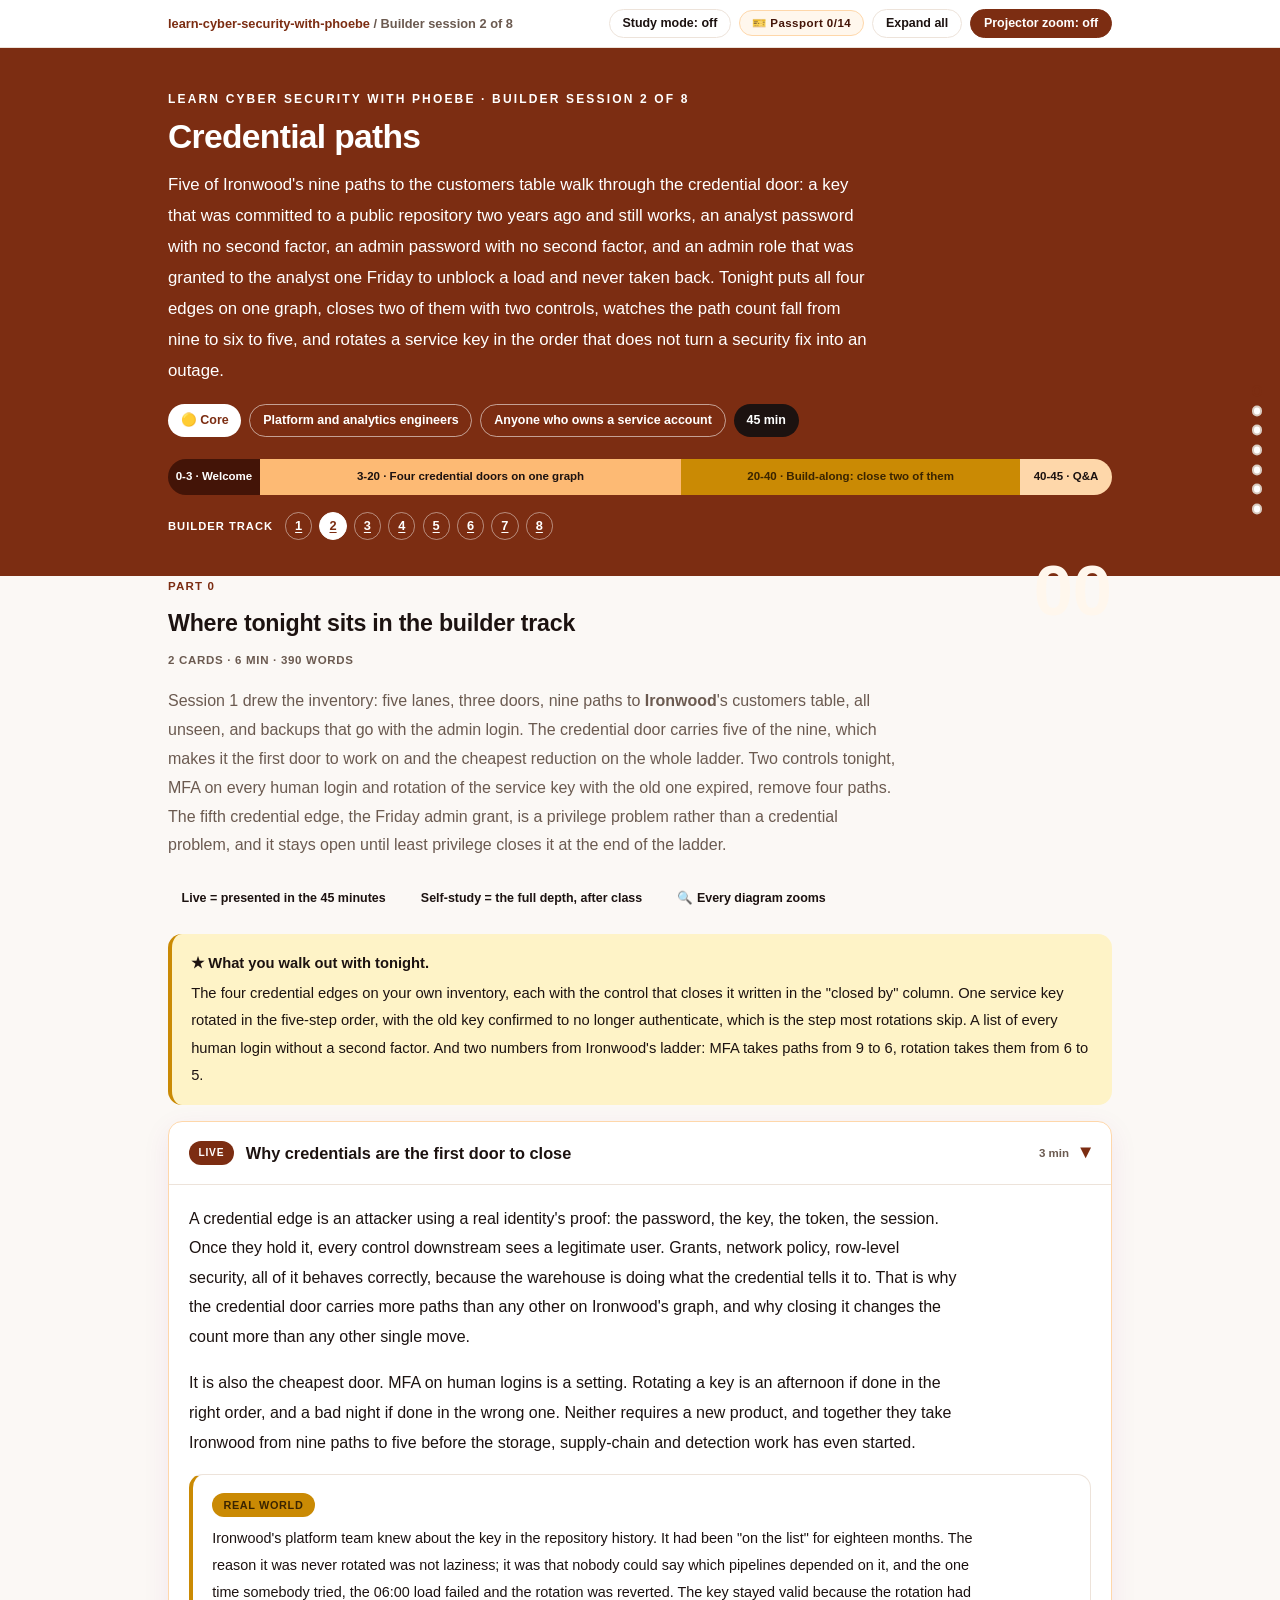
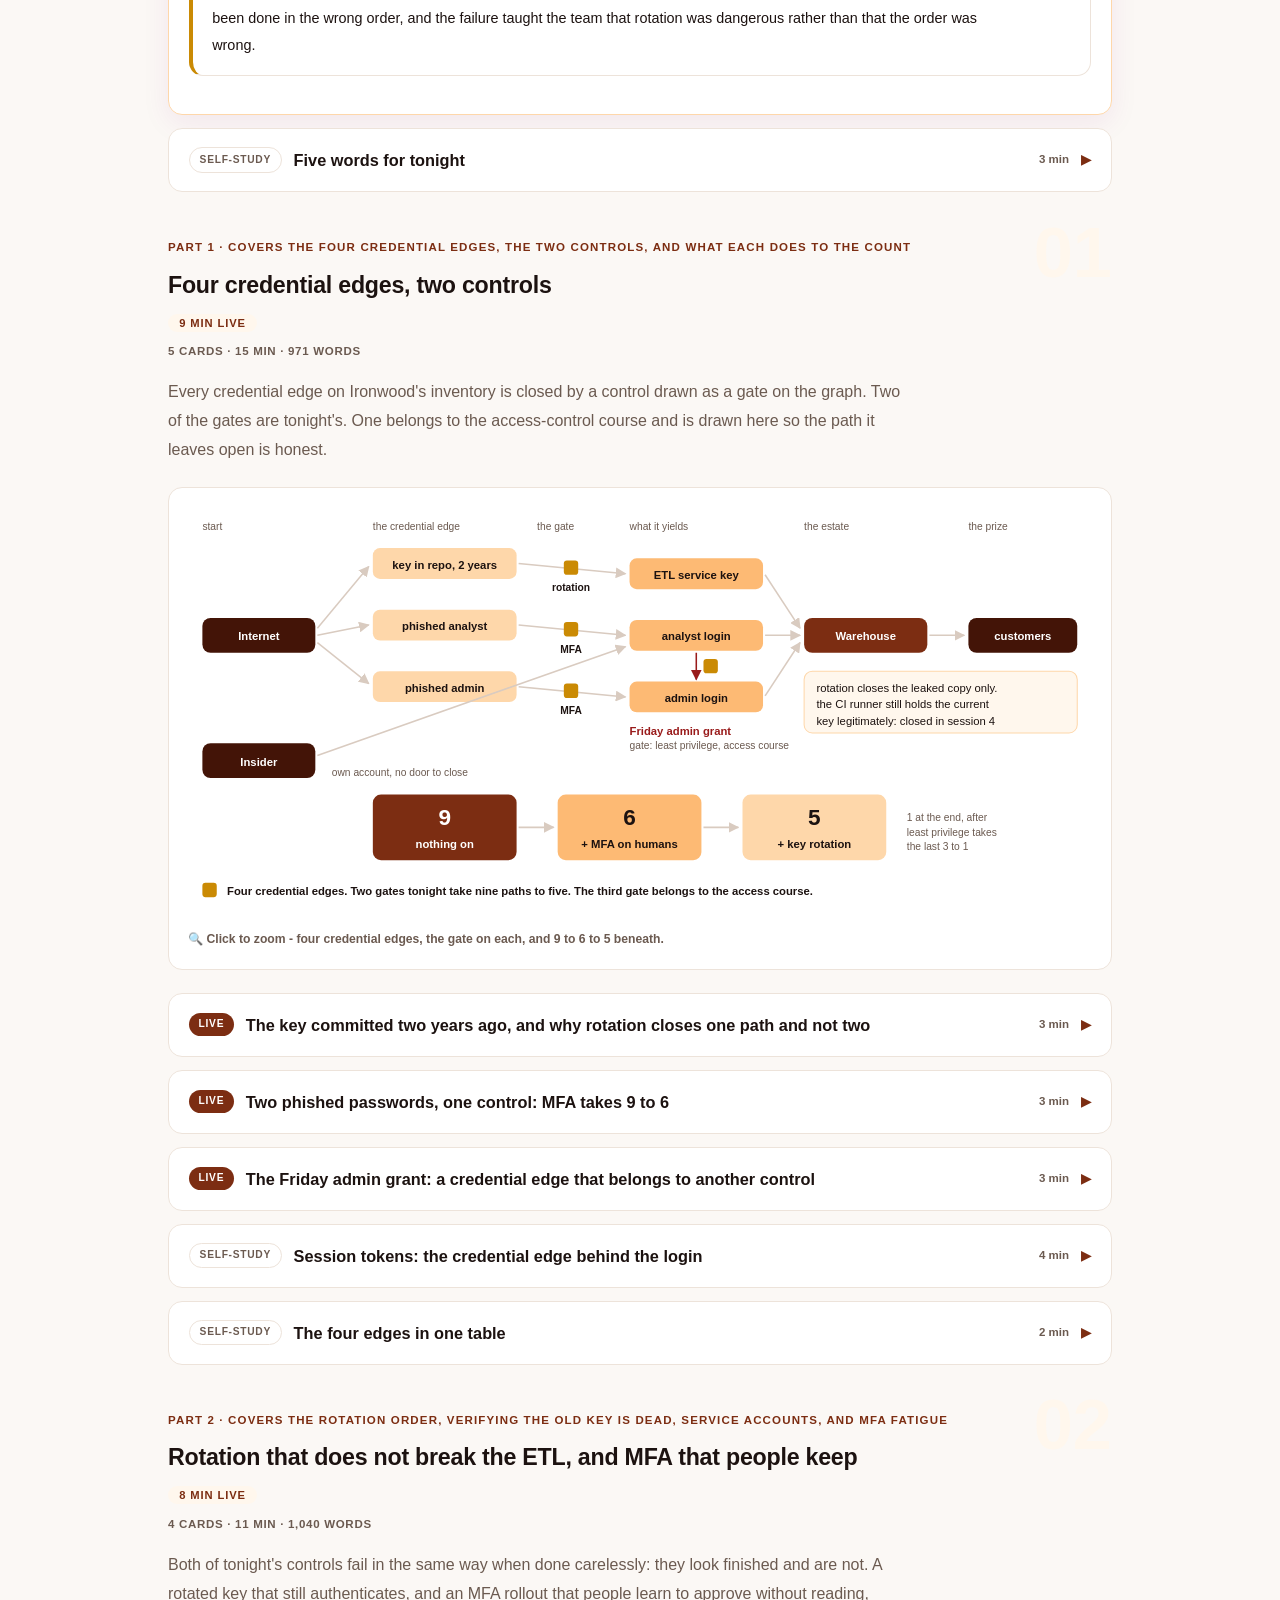
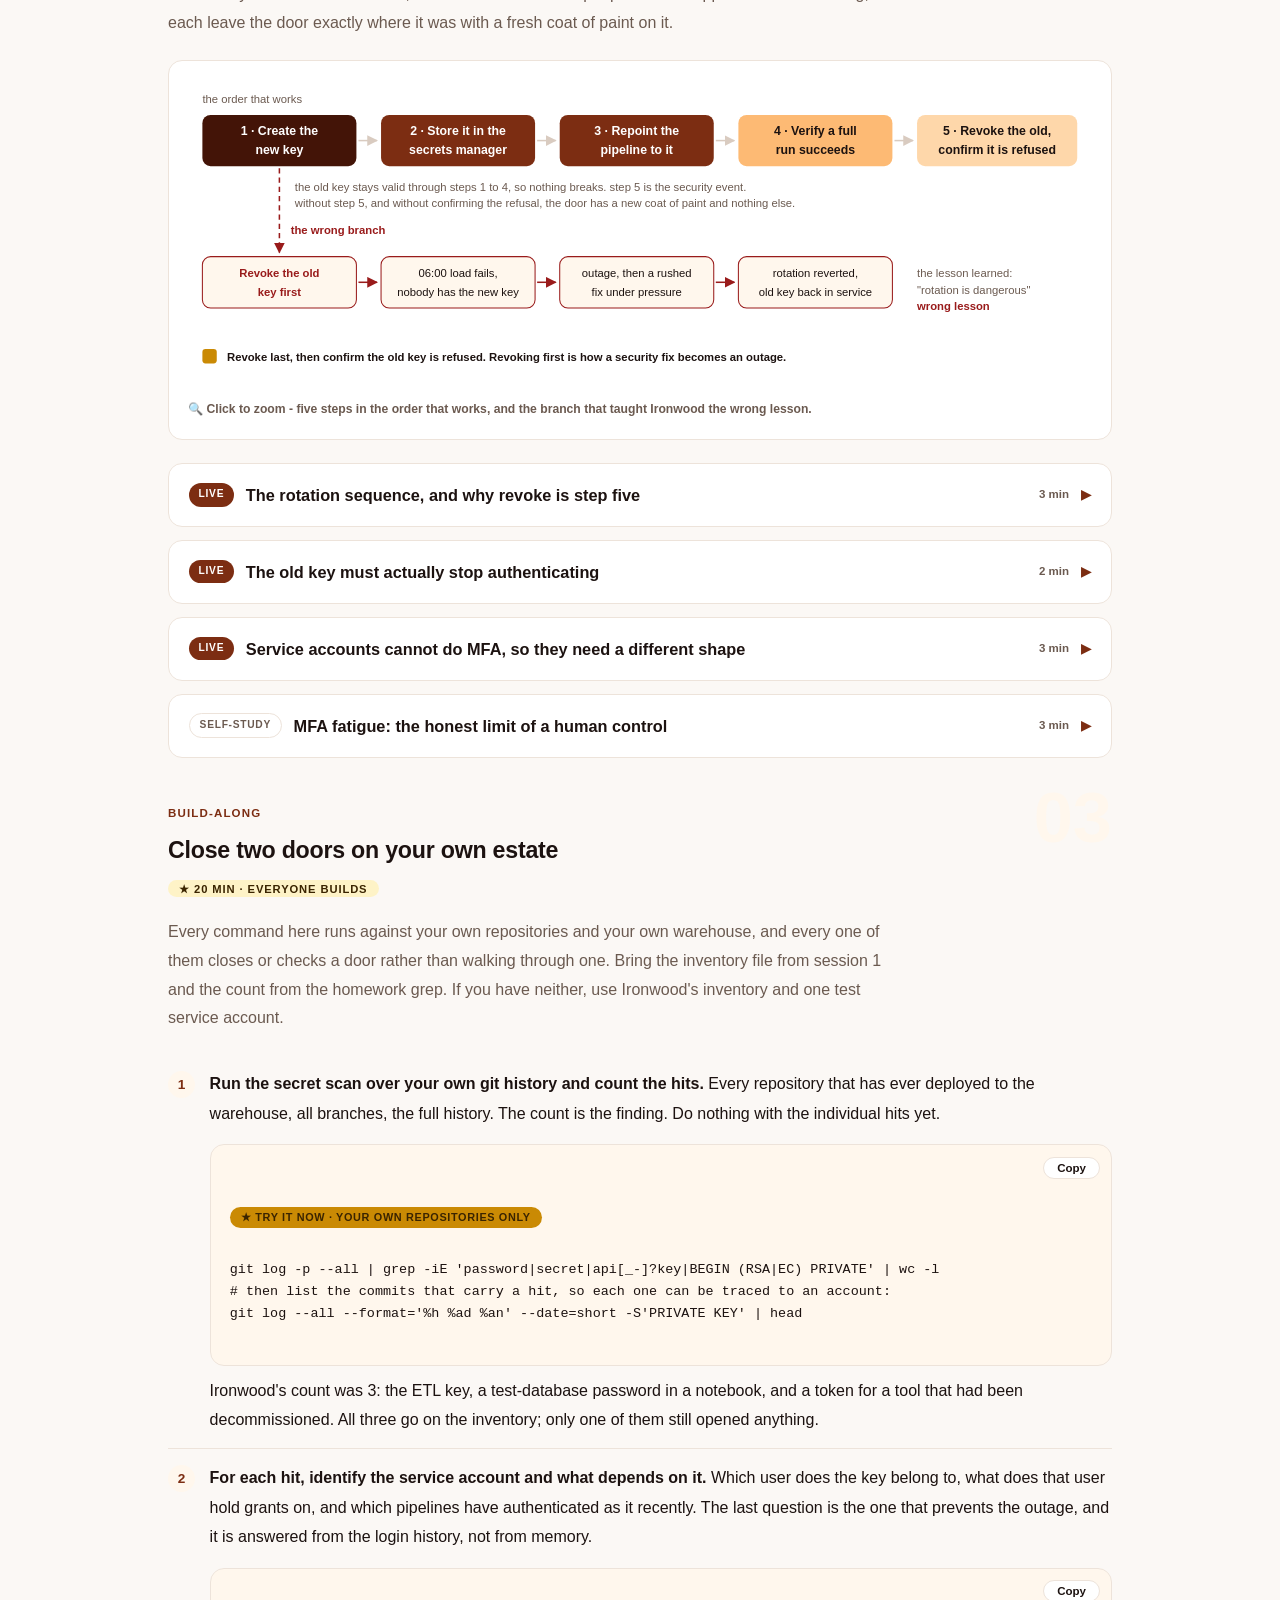
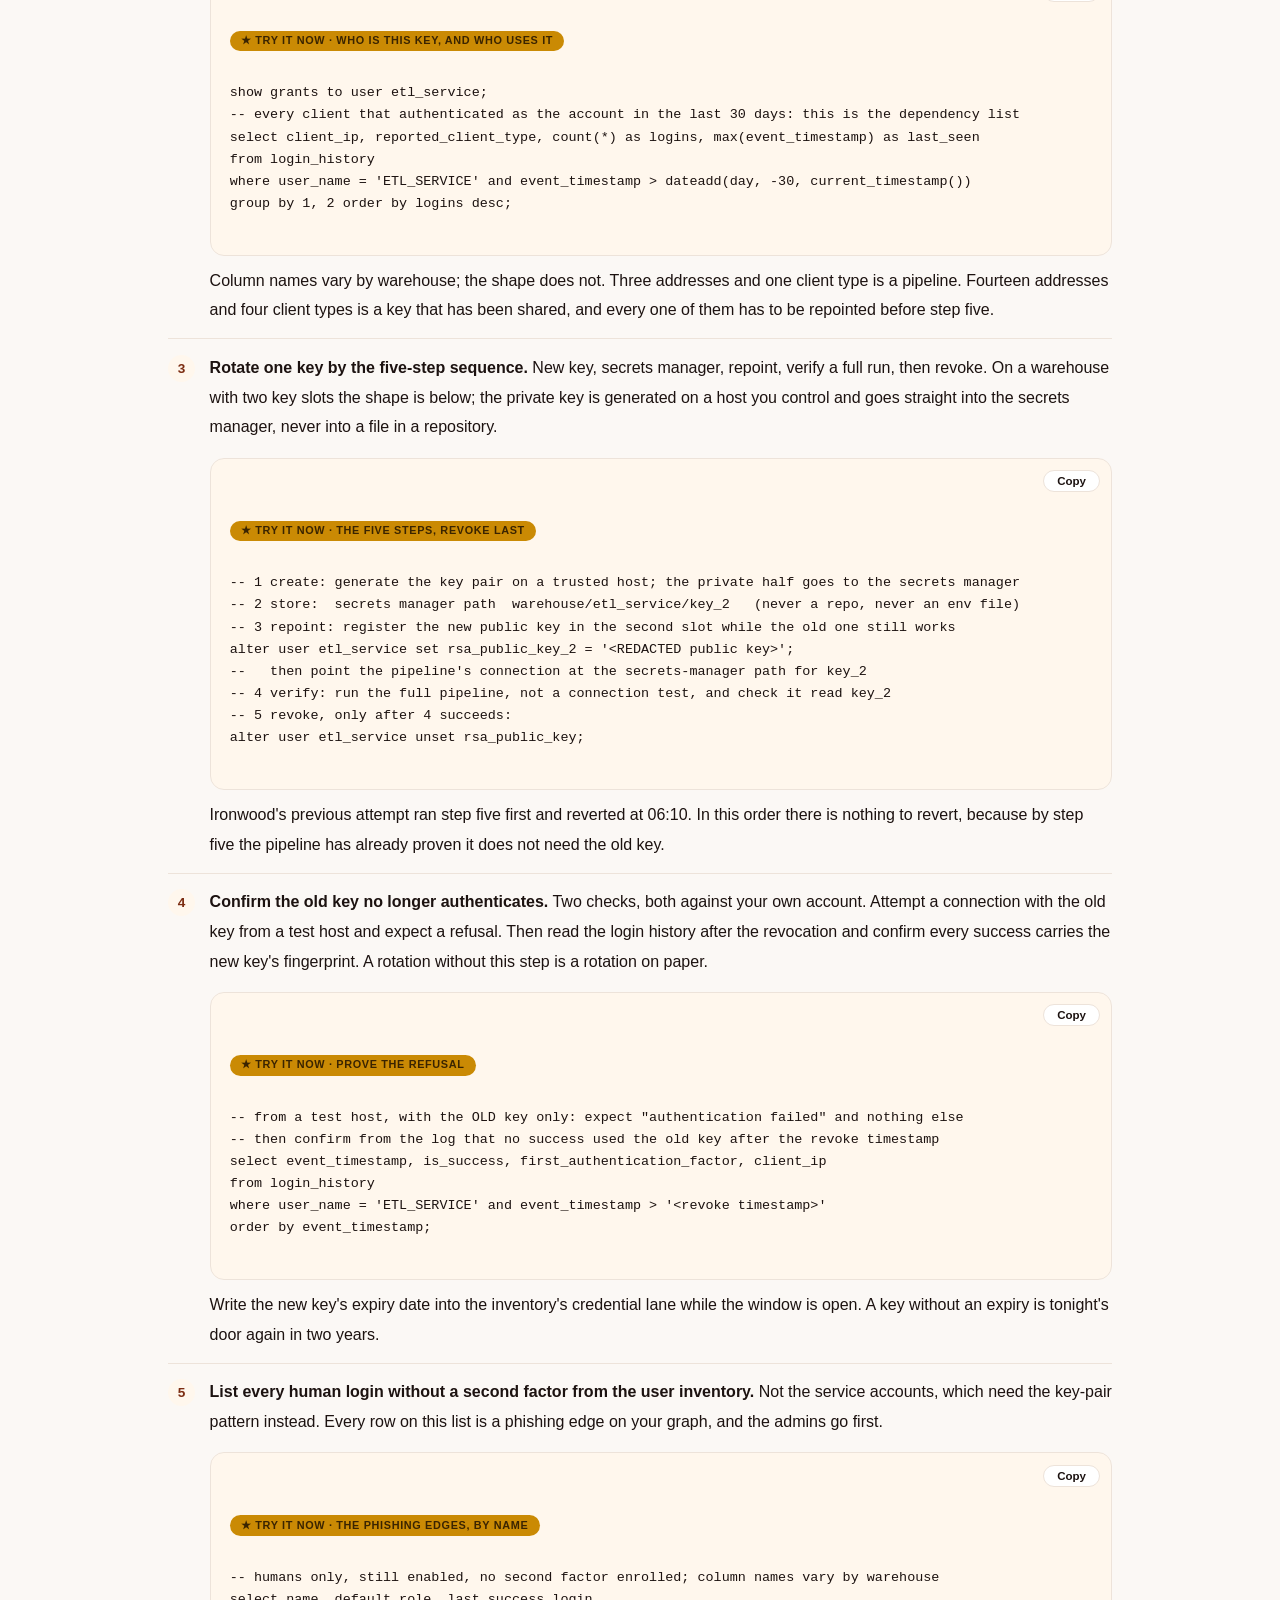
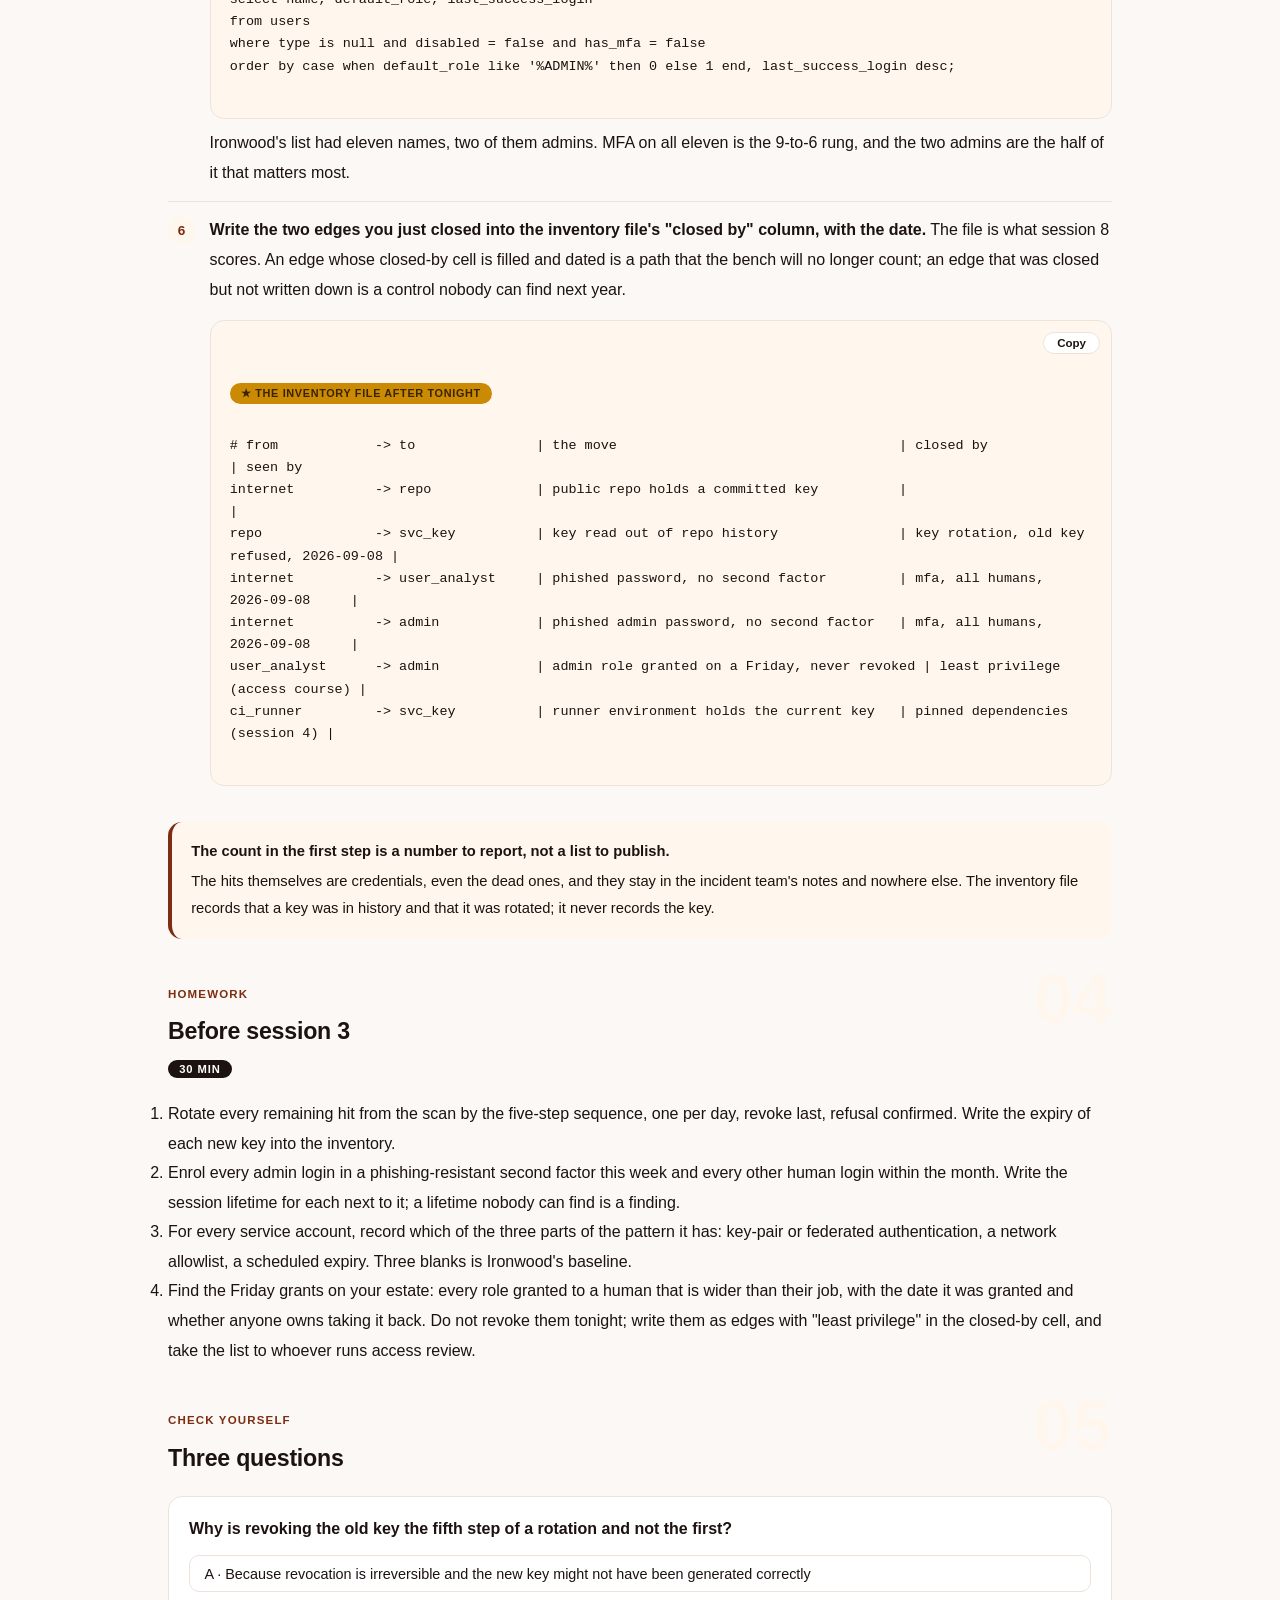
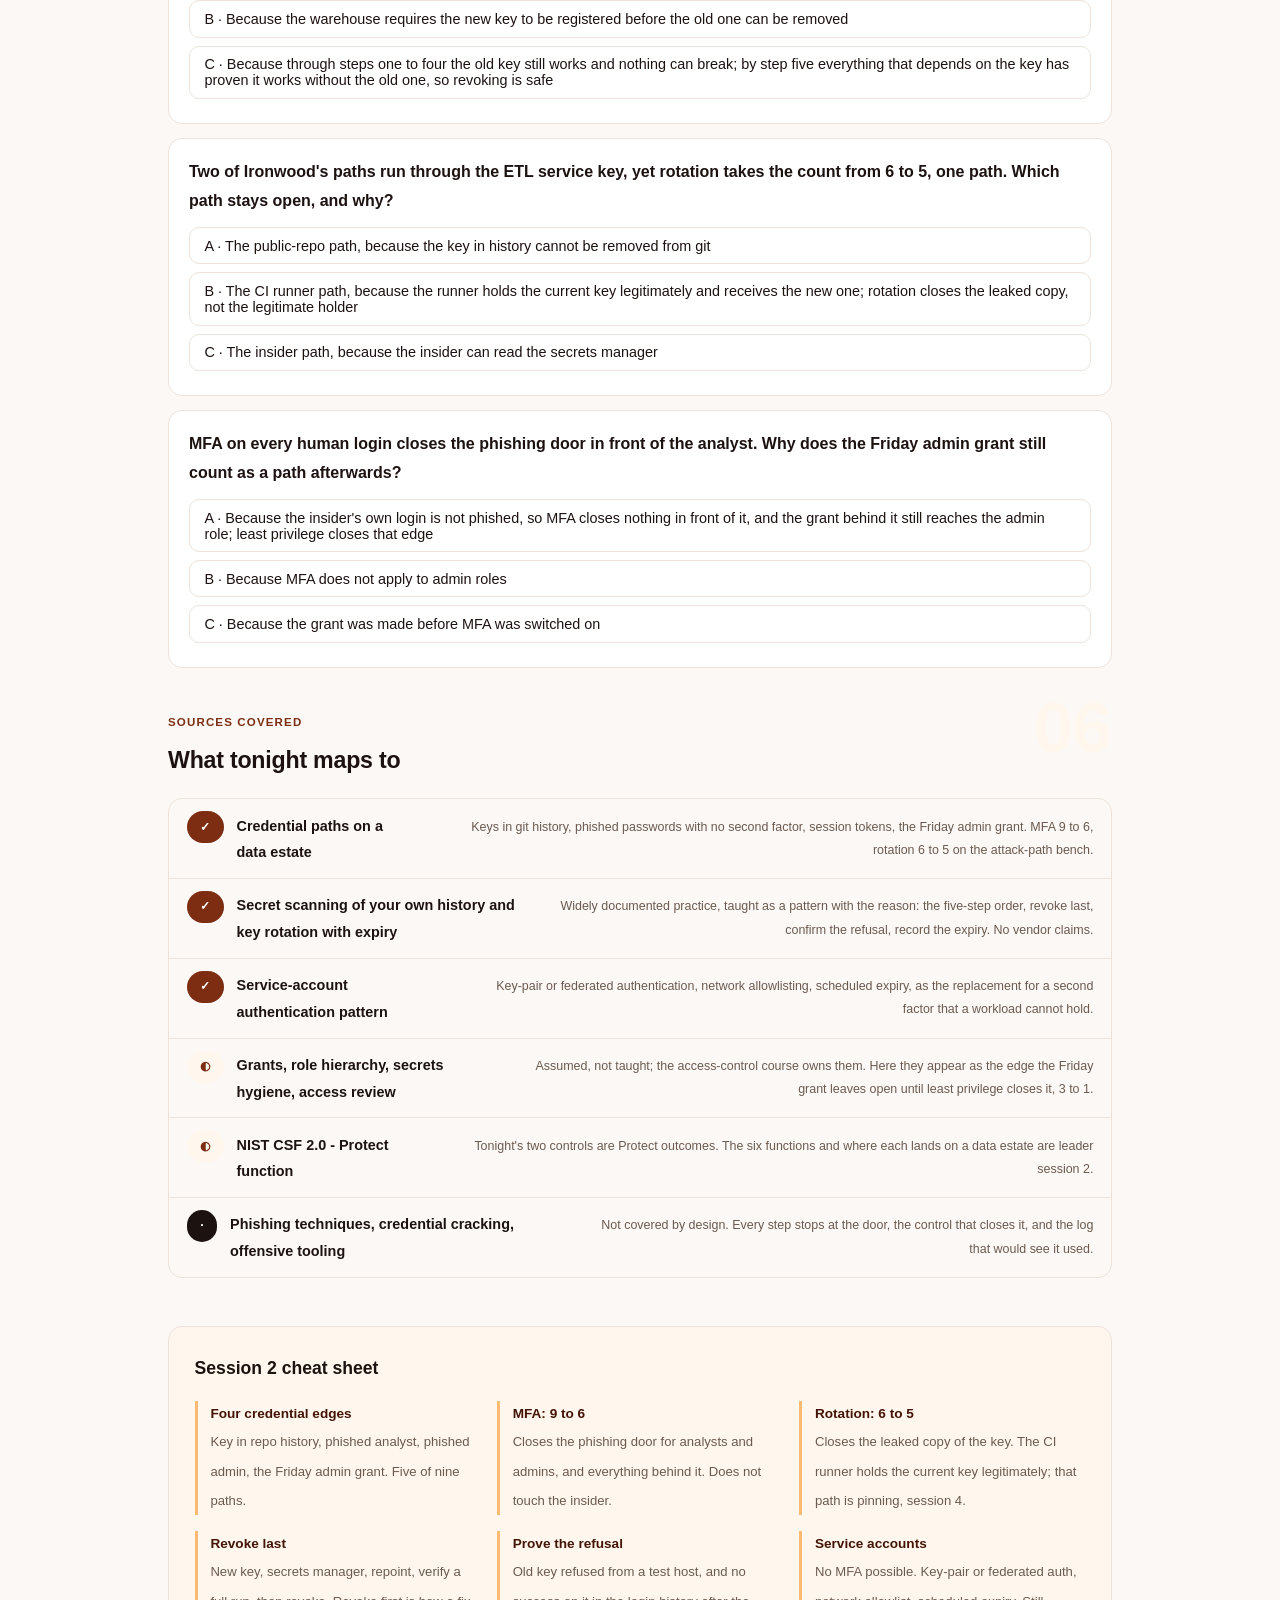
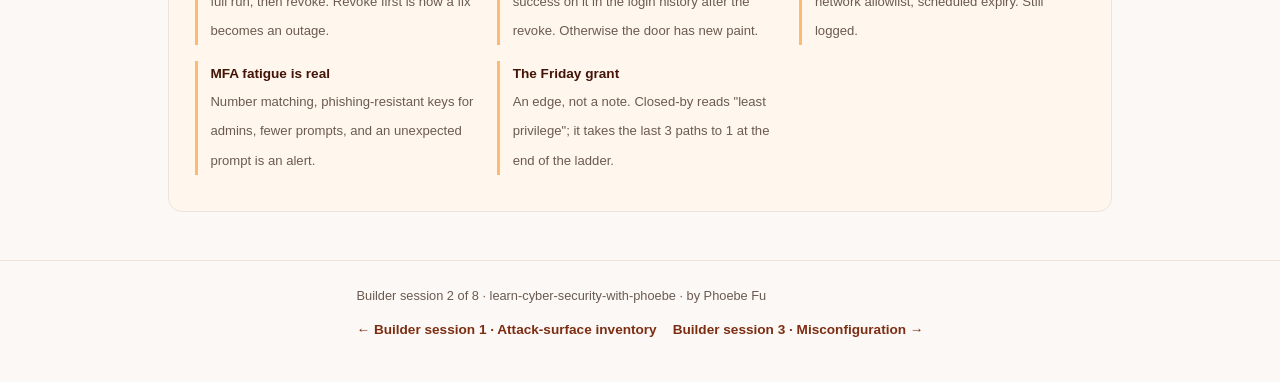
<file: courses/b2-credential-paths.html>
<!DOCTYPE html>
<html lang="en">
<head>
<meta charset="UTF-8">
<meta name="viewport" content="width=device-width, initial-scale=1.0">
<!-- social:start -->
<meta name="description" content="Builder session 2 of 8. Four credential edges on Ironwood's graph: a key committed to a public repo two years ago, a phished analyst, a phished admin, and the Friday admin grant. Two controls, MFA and key rotation, take the path count from 9 to 6 to 5, and the rotation sequence that does not break the ETL.">
<meta property="og:type" content="article">
<meta property="og:site_name" content="Learn with Phoebe">
<meta property="og:title" content="Credential paths - learn cyber security with phoebe">
<meta property="og:description" content="Builder session 2 of 8. Four credential doors, two controls, nine paths to five. Revoke last.">
<meta property="og:url" content="https://phoebefu6.github.io/learn-cyber-security-with-phoebe/courses/b2-credential-paths.html">
<meta property="og:image" content="https://phoebefu6.github.io/learn-cyber-security-with-phoebe/assets/og-cover.png">
<meta property="og:image:width" content="1200">
<meta property="og:image:height" content="630">
<meta name="twitter:card" content="summary_large_image">
<meta name="twitter:title" content="Credential paths - learn cyber security with phoebe">
<meta name="twitter:description" content="MFA takes Ironwood from 9 paths to 6, rotation to 5. A rotated key that still works is a door with a new coat of paint.">
<meta name="twitter:image" content="https://phoebefu6.github.io/learn-cyber-security-with-phoebe/assets/og-cover.png">
<!-- social:end -->
<title>Builder session 2 · Credential paths - learn cyber security with phoebe</title>
<link rel="stylesheet" href="../assets/style.css?v=23">
</head>
<body>

<div class="toolbar">
  <div class="wrap">
    <span class="crumb"><a href="../index.html">learn-cyber-security-with-phoebe</a> / Builder session 2 of 8</span>
    <button class="btn" id="toggle-all" type="button">Expand all</button>
    <button class="btn primary" id="zoom-toggle" type="button">Projector zoom: off</button>
  </div>
</div>

<header class="masthead">
  <div class="wrap">
    <div class="eyebrow">Learn Cyber Security with Phoebe · Builder session 2 of 8</div>
    <h1>Credential <span class="accent">paths</span></h1>
    <p class="sub">Five of Ironwood's nine paths to the customers table walk through the credential door: a key that was committed to a public repository two years ago and still works, an analyst password with no second factor, an admin password with no second factor, and an admin role that was granted to the analyst one Friday to unblock a load and never taken back. Tonight puts all four edges on one graph, closes two of them with two controls, watches the path count fall from nine to six to five, and rotates a service key in the order that does not turn a security fix into an outage.</p>
    <div class="chip-row">
      <span class="chip level">🟡 Core</span>
      <span class="chip audience">Platform and analytics engineers</span>
      <span class="chip audience">Anyone who owns a service account</span>
      <span class="chip time">45 min</span>
    </div>
    <div class="agenda">
      <span class="a1" style="flex:1">0-3 · Welcome</span>
      <span class="a2" style="flex:5">3-20 · Four credential doors on one graph</span>
      <span class="a3" style="flex:4">20-40 · Build-along: close two of them</span>
      <span class="a4" style="flex:1">40-45 · Q&amp;A</span>
    </div>
  </div>
</header>

<main class="wrap">

  <!-- ============ INTRO ============ -->
  <section class="section" id="intro">
    <div class="section-kicker">
      <span class="klabel">Part 0</span>
      <h2>Where tonight sits in the builder track</h2>
    </div>
    <p class="lede">Session 1 drew the inventory: five lanes, three doors, nine paths to <strong>Ironwood</strong>'s customers table, all unseen, and backups that go with the admin login. The credential door carries five of the nine, which makes it the first door to work on and the cheapest reduction on the whole ladder. Two controls tonight, MFA on every human login and rotation of the service key with the old one expired, remove four paths. The fifth credential edge, the Friday admin grant, is a privilege problem rather than a credential problem, and it stays open until least privilege closes it at the end of the ladder.</p>

    <div class="legend">
      <span class="pill">Live = presented in the 45 minutes</span>
      <span class="pill">Self-study = the full depth, after class</span>
      <span class="pill">🔍 Every diagram zooms</span>
    </div>

    <div class="callout win">
      <p><strong>★ What you walk out with tonight.</strong> The four credential edges on your own inventory, each with the control that closes it written in the "closed by" column. One service key rotated in the five-step order, with the old key confirmed to no longer authenticate, which is the step most rotations skip. A list of every human login without a second factor. And two numbers from Ironwood's ladder: MFA takes paths from 9 to 6, rotation takes them from 6 to 5.</p>
    </div>

    <details class="card" open>
      <summary><span class="mode live">Live</span>Why credentials are the first door to close<span class="mini">3 min</span><span class="caret">▶</span></summary>
      <div class="body">
        <p>A credential edge is an attacker using a real identity's proof: the password, the key, the token, the session. Once they hold it, every control downstream sees a legitimate user. Grants, network policy, row-level security, all of it behaves correctly, because the warehouse is doing what the credential tells it to. That is why the credential door carries more paths than any other on Ironwood's graph, and why closing it changes the count more than any other single move.</p>
        <p>It is also the cheapest door. MFA on human logins is a setting. Rotating a key is an afternoon if done in the right order, and a bad night if done in the wrong one. Neither requires a new product, and together they take Ironwood from nine paths to five before the storage, supply-chain and detection work has even started.</p>
        <div class="callout example">
          <span class="ex-pill">Real world</span>
          <p>Ironwood's platform team knew about the key in the repository history. It had been "on the list" for eighteen months. The reason it was never rotated was not laziness; it was that nobody could say which pipelines depended on it, and the one time somebody tried, the 06:00 load failed and the rotation was reverted. The key stayed valid because the rotation had been done in the wrong order, and the failure taught the team that rotation was dangerous rather than that the order was wrong.</p>
        </div>
      </div>
    </details>

    <details class="card">
      <summary><span class="mode self">Self-study</span>Five words for tonight<span class="mini">3 min</span><span class="caret">▶</span></summary>
      <div class="body">
        <ul>
          <li><strong>Credential edge</strong> - a move on the graph where the attacker acquires a real identity's proof: reads a key from history, phishes a password, steals a session token. Downstream of it, they are the user.</li>
          <li><strong>Second factor</strong> - proof that the person holding the password also holds a thing or a property: a device, a hardware key, a biometric. It closes the phishing edge because the password alone is no longer enough.</li>
          <li><strong>Rotation</strong> - issuing a new credential and retiring the old one. The retiring is the security event; the issuing is the plumbing that makes retiring survivable.</li>
          <li><strong>Expiry</strong> - the property that a credential stops working on a date whether or not anyone remembers it. A key with no expiry is a permanent door, and Ironwood's two-year-old key had none.</li>
          <li><strong>Privilege edge</strong> - a move where a credential the attacker already holds reaches more than it should: the Friday admin grant. Not a credential problem; a grant problem, closed by least privilege.</li>
        </ul>
      </div>
    </details>
  </section>

  <!-- ============ PART 1 ============ -->
  <section class="section" id="part-1">
    <div class="section-kicker">
      <span class="klabel">Part 1 · covers the four credential edges, the two controls, and what each does to the count</span>
      <h2>Four credential edges, two controls</h2>
      <span class="tag concept">9 min live</span>
    </div>
    <p class="lede">Every credential edge on Ironwood's inventory is closed by a control drawn as a gate on the graph. Two of the gates are tonight's. One belongs to the access-control course and is drawn here so the path it leaves open is honest.</p>

    <figure class="zoomable">
      <svg viewBox="0 0 880 400" xmlns="http://www.w3.org/2000/svg" role="img" aria-label="Ironwood's credential edges: from the internet through a public repo to the ETL service key, gated by key rotation; through a phished analyst and a phished admin to their logins, both gated by MFA; and the Friday admin grant from the analyst login to the admin login, gated by least privilege. An insider reaches the analyst login directly. All lead to the warehouse and the customers table. Path counts beneath: 9 with nothing on, 6 with MFA, 5 with rotation.">
        <style>
          .b2aT { font: 800 11px Inter, sans-serif; fill: #fff; }
          .b2aH { font: 800 11px Inter, sans-serif; fill: #1C1210; }
          .b2aB { font: 400 11px Inter, sans-serif; fill: #1C1210; }
          .b2aM { font: 400 10px Inter, sans-serif; fill: #6B5A50; }
          .b2aN { font: 700 11px Inter, sans-serif; fill: #1C1210; }
          .b2aR { font: 800 11px Inter, sans-serif; fill: #991B1B; }
          .b2aG { font: 700 10px Inter, sans-serif; fill: #1C1210; }
          .b2aW { font: 800 22px Inter, sans-serif; fill: #fff; }
          .b2aK { font: 800 22px Inter, sans-serif; fill: #1C1210; }
        </style>
        <defs>
          <marker id="b2aAr" viewBox="0 0 10 10" refX="9" refY="5" markerWidth="7" markerHeight="7" orient="auto"><path d="M0,0 L10,5 L0,10 z" fill="#D9CBC0"></path></marker>
          <marker id="b2aRd" viewBox="0 0 10 10" refX="9" refY="5" markerWidth="7" markerHeight="7" orient="auto"><path d="M0,0 L10,5 L0,10 z" fill="#991B1B"></path></marker>
        </defs>

        <text class="b2aM" x="14" y="22">start</text>
        <text class="b2aM" x="180" y="22">the credential edge</text>
        <text class="b2aM" x="340" y="22">the gate</text>
        <text class="b2aM" x="430" y="22">what it yields</text>
        <text class="b2aM" x="600" y="22">the estate</text>
        <text class="b2aM" x="760" y="22">the prize</text>

        <rect x="14" y="108" width="110" height="34" rx="8" fill="#431407"></rect>
        <text class="b2aT" x="69" y="130" text-anchor="middle">Internet</text>
        <rect x="14" y="230" width="110" height="34" rx="8" fill="#431407"></rect>
        <text class="b2aT" x="69" y="252" text-anchor="middle">Insider</text>

        <rect x="180" y="40" width="140" height="30" rx="7" fill="#FED7AA"></rect>
        <text class="b2aH" x="250" y="60" text-anchor="middle">key in repo, 2 years</text>
        <rect x="180" y="100" width="140" height="30" rx="7" fill="#FED7AA"></rect>
        <text class="b2aH" x="250" y="120" text-anchor="middle">phished analyst</text>
        <rect x="180" y="160" width="140" height="30" rx="7" fill="#FED7AA"></rect>
        <text class="b2aH" x="250" y="180" text-anchor="middle">phished admin</text>

        <line x1="126" y1="118" x2="176" y2="58" stroke="#D9CBC0" stroke-width="1.5" marker-end="url(#b2aAr)"></line>
        <line x1="126" y1="125" x2="176" y2="115" stroke="#D9CBC0" stroke-width="1.5" marker-end="url(#b2aAr)"></line>
        <line x1="126" y1="132" x2="176" y2="172" stroke="#D9CBC0" stroke-width="1.5" marker-end="url(#b2aAr)"></line>

        <line x1="322" y1="55" x2="426" y2="65" stroke="#D9CBC0" stroke-width="1.5" marker-end="url(#b2aAr)"></line>
        <rect x="366" y="52" width="14" height="14" rx="3" fill="#CA8A04"></rect>
        <text class="b2aG" x="373" y="82" text-anchor="middle">rotation</text>

        <line x1="322" y1="115" x2="426" y2="125" stroke="#D9CBC0" stroke-width="1.5" marker-end="url(#b2aAr)"></line>
        <rect x="366" y="112" width="14" height="14" rx="3" fill="#CA8A04"></rect>
        <text class="b2aG" x="373" y="142" text-anchor="middle">MFA</text>

        <line x1="322" y1="175" x2="426" y2="185" stroke="#D9CBC0" stroke-width="1.5" marker-end="url(#b2aAr)"></line>
        <rect x="366" y="172" width="14" height="14" rx="3" fill="#CA8A04"></rect>
        <text class="b2aG" x="373" y="202" text-anchor="middle">MFA</text>

        <rect x="430" y="50" width="130" height="30" rx="7" fill="#FDBA74"></rect>
        <text class="b2aH" x="495" y="70" text-anchor="middle">ETL service key</text>
        <rect x="430" y="110" width="130" height="30" rx="7" fill="#FDBA74"></rect>
        <text class="b2aH" x="495" y="130" text-anchor="middle">analyst login</text>
        <rect x="430" y="170" width="130" height="30" rx="7" fill="#FDBA74"></rect>
        <text class="b2aH" x="495" y="190" text-anchor="middle">admin login</text>

        <line x1="495" y1="142" x2="495" y2="168" stroke="#991B1B" stroke-width="1.5" marker-end="url(#b2aRd)"></line>
        <rect x="502" y="148" width="14" height="14" rx="3" fill="#CA8A04"></rect>
        <text class="b2aR" x="430" y="222">Friday admin grant</text>
        <text class="b2aM" x="430" y="236">gate: least privilege, access course</text>

        <line x1="126" y1="242" x2="426" y2="136" stroke="#D9CBC0" stroke-width="1.5" marker-end="url(#b2aAr)"></line>
        <text class="b2aM" x="140" y="262">own account, no door to close</text>

        <rect x="600" y="108" width="120" height="34" rx="8" fill="#7C2D12"></rect>
        <text class="b2aT" x="660" y="130" text-anchor="middle">Warehouse</text>
        <line x1="562" y1="66" x2="596" y2="118" stroke="#D9CBC0" stroke-width="1.5" marker-end="url(#b2aAr)"></line>
        <line x1="562" y1="125" x2="596" y2="125" stroke="#D9CBC0" stroke-width="1.5" marker-end="url(#b2aAr)"></line>
        <line x1="562" y1="184" x2="596" y2="132" stroke="#D9CBC0" stroke-width="1.5" marker-end="url(#b2aAr)"></line>

        <rect x="760" y="108" width="106" height="34" rx="8" fill="#431407"></rect>
        <text class="b2aT" x="813" y="130" text-anchor="middle">customers</text>
        <line x1="722" y1="125" x2="756" y2="125" stroke="#D9CBC0" stroke-width="1.5" marker-end="url(#b2aAr)"></line>

        <rect x="600" y="160" width="266" height="60" rx="8" fill="#FFF7ED" stroke="#FED7AA"></rect>
        <text class="b2aB" x="612" y="180">rotation closes the leaked copy only.</text>
        <text class="b2aB" x="612" y="196">the CI runner still holds the current</text>
        <text class="b2aB" x="612" y="212">key legitimately: closed in session 4</text>

        <rect x="180" y="280" width="140" height="64" rx="8" fill="#7C2D12"></rect>
        <text class="b2aW" x="250" y="310" text-anchor="middle">9</text>
        <text class="b2aT" x="250" y="332" text-anchor="middle">nothing on</text>
        <line x1="322" y1="312" x2="356" y2="312" stroke="#D9CBC0" stroke-width="1.5" marker-end="url(#b2aAr)"></line>
        <rect x="360" y="280" width="140" height="64" rx="8" fill="#FDBA74"></rect>
        <text class="b2aK" x="430" y="310" text-anchor="middle">6</text>
        <text class="b2aH" x="430" y="332" text-anchor="middle">+ MFA on humans</text>
        <line x1="502" y1="312" x2="536" y2="312" stroke="#D9CBC0" stroke-width="1.5" marker-end="url(#b2aAr)"></line>
        <rect x="540" y="280" width="140" height="64" rx="8" fill="#FED7AA"></rect>
        <text class="b2aK" x="610" y="310" text-anchor="middle">5</text>
        <text class="b2aH" x="610" y="332" text-anchor="middle">+ key rotation</text>
        <text class="b2aM" x="700" y="306">1 at the end, after</text>
        <text class="b2aM" x="700" y="320">least privilege takes</text>
        <text class="b2aM" x="700" y="334">the last 3 to 1</text>

        <rect x="14" y="366" width="14" height="14" rx="3" fill="#CA8A04"></rect>
        <text class="b2aN" x="38" y="378">Four credential edges. Two gates tonight take nine paths to five. The third gate belongs to the access course.</text>
      </svg>
      <figcaption>🔍 Click to zoom - four credential edges, the gate on each, and 9 to 6 to 5 beneath.</figcaption>
    </figure>

    <details class="card">
      <summary><span class="mode live">Live</span>The key committed two years ago, and why rotation closes one path and not two<span class="mini">3 min</span><span class="caret">▶</span></summary>
      <div class="body">
        <p>A service key in a public repository's history is the most durable door on the graph. It does not phish anyone, it does not need luck, and it works from anywhere until somebody revokes it. Deleting the file from the repository does nothing: the commit that added it is still in history, and history is what a scanner reads. The only thing that closes the edge is the key no longer authenticating.</p>
        <p>On Ironwood's ladder, rotation takes the count from 6 to 5, one path, even though two paths run through the ETL service key. The second is the CI runner, whose environment holds the key legitimately because it runs the pipeline. When the key is rotated the runner gets the new key, so a malicious package in the build still reaches a valid credential. Rotation closes the leaked copy; it cannot close the legitimate holder. That path is closed by pinning and verifying dependencies in session 4, and the distinction is exactly what the graph is for.</p>
        <div class="callout example">
          <span class="ex-pill">Real world</span>
          <p>Ironwood's key had been committed in a connection-test script by a contractor whose account was deactivated eighteen months before the alert. The account was gone; the key it had committed was not. Enumerating identities found nothing wrong. Enumerating credentials, which means reading history, found the door.</p>
        </div>
      </div>
    </details>

    <details class="card">
      <summary><span class="mode live">Live</span>Two phished passwords, one control: MFA takes 9 to 6<span class="mini">3 min</span><span class="caret">▶</span></summary>
      <div class="body">
        <p>A phished password is a credential edge from the internet to a human login. On Ironwood's graph there are two: the analyst's and the admin's. Both are closed by the same control, because a second factor means the password alone no longer opens the door. The attacker still has the password; it has stopped being sufficient.</p>
        <p>MFA removes three paths, not two, and the third is instructive. The phished analyst login reaches the warehouse directly, and it also reaches the admin login through the Friday grant. Closing the door at the internet closes both routes that start behind it. That is why MFA is the single highest-value edge removal on the graph: it is at the front of the chain, and everything behind it falls with it. 9 to 6.</p>
        <p>What MFA does not do is touch the insider. The analyst's own login is their own; there is no phishing edge to close, and the Friday grant behind it remains. That is where the 6 comes from: the two paths that phishing opened and the one it opened through the grant are gone, and the insider's two are untouched.</p>
      </div>
    </details>

    <details class="card">
      <summary><span class="mode live">Live</span>The Friday admin grant: a credential edge that belongs to another control<span class="mini">3 min</span><span class="caret">▶</span></summary>
      <div class="body">
        <p>One Friday a load failed, the analyst needed to fix it, and somebody granted them the admin role to unblock the afternoon. The load ran. The grant stayed, for two years, because nobody had the job of taking grants back. On the graph it is an edge from the analyst login to the admin login, and it is the reason the analyst's own login is worth two paths on Ironwood's ladder: one as themselves, one as admin.</p>
        <p>Nothing tonight closes it. MFA closes the door in front of the analyst login for an outsider; it does nothing about what the login reaches once somebody legitimate is behind it. Rotation is about keys. The control that closes this edge is least privilege, meaning the analyst role reads what the analyst's work requires and the admin grant is gone, and that is the territory of the access-control course, where grants, role hierarchy and access review are taught properly. It is drawn as a gate here so the count is honest: after every other control on the ladder, the three paths that remain include this one, and least privilege takes the last three to one.</p>
        <div class="callout tip">
          <p><strong>Write the Friday grant on your own inventory as an edge with the closed-by cell reading "least privilege", not as a note.</strong> An edge gets counted. A note gets forgotten, which is how it survived two years the first time.</p>
        </div>
      </div>
    </details>

    <details class="card">
      <summary><span class="mode self">Self-study</span>Session tokens: the credential edge behind the login<span class="mini">4 min</span><span class="caret">▶</span></summary>
      <div class="body">
        <p>After a login succeeds, the warehouse or its SSO provider issues a session token, and every subsequent request presents the token rather than the password. A stolen token is therefore a credential edge that bypasses both the password and the second factor, because the login already happened. It is the reason MFA is a very large reduction and not a complete one.</p>
        <ul>
          <li><strong>Short session lifetimes</strong> shrink the window in which a stolen token works. A token that lives for eight hours is a smaller door than one that lives for thirty days.</li>
          <li><strong>Binding a session to the device or the network it started from</strong> makes a token useless when presented from anywhere else. Not every provider supports it; where it exists it is the strongest of these.</li>
          <li><strong>Revoking sessions when a credential is rotated or a login is disabled.</strong> Changing a password does not end a session that is already open unless the sessions are ended too. Rotation and revocation are two separate actions.</li>
          <li><strong>Where the token lives</strong> is a credential-lane inventory item: a browser, a notebook's cached connection, a laptop's config file. Session 1's credential lane includes these; the login history shows which are in use.</li>
        </ul>
        <p>Ironwood's graph does not model token theft as a separate edge, because the controls above are properties of the login edge rather than a new door. On your own inventory, write the session lifetime next to each human login. A number you cannot find is a finding.</p>
      </div>
    </details>

    <details class="card">
      <summary><span class="mode self">Self-study</span>The four edges in one table<span class="mini">2 min</span><span class="caret">▶</span></summary>
      <div class="body">
        <table class="clean">
          <thead><tr><th>Edge</th><th>Paths it carries</th><th>Closed by</th><th>Ladder effect</th><th>Owner</th></tr></thead>
          <tbody>
            <tr><td>Internet, public repo, ETL service key</td><td>1</td><td>Key rotation, old key expired</td><td>6 to 5</td><td>Tonight</td></tr>
            <tr><td>Internet, phished analyst, analyst login</td><td>2, one of them via the Friday grant</td><td>MFA</td><td>9 to 6, with the next row</td><td>Tonight</td></tr>
            <tr><td>Internet, phished admin, admin login</td><td>1</td><td>MFA</td><td>9 to 6, with the previous row</td><td>Tonight</td></tr>
            <tr><td>Analyst login, admin login (Friday grant)</td><td>1 remaining after MFA, the insider's</td><td>Least privilege</td><td>3 to 1, at the end of the ladder</td><td>Access-control course</td></tr>
          </tbody>
        </table>
        <p>Five paths through the credential door at the start. Four closed tonight, one handed on with its name and its control written down.</p>
      </div>
    </details>
  </section>

  <!-- ============ PART 2 ============ -->
  <section class="section" id="part-2">
    <div class="section-kicker">
      <span class="klabel">Part 2 · covers the rotation order, verifying the old key is dead, service accounts, and MFA fatigue</span>
      <h2>Rotation that does not break the ETL, and MFA that people keep</h2>
      <span class="tag concept">8 min live</span>
    </div>
    <p class="lede">Both of tonight's controls fail in the same way when done carelessly: they look finished and are not. A rotated key that still authenticates, and an MFA rollout that people learn to approve without reading, each leave the door exactly where it was with a fresh coat of paint on it.</p>

    <figure class="zoomable">
      <svg viewBox="0 0 880 300" xmlns="http://www.w3.org/2000/svg" role="img" aria-label="The five-step key rotation sequence: create the new key, store it in the secrets manager, repoint the pipeline, verify it runs, revoke the old key. A wrong branch from step one, revoking the old key first, leads to a pipeline failure and an outage, then a rushed fix.">
        <style>
          .b2bT { font: 800 12px Inter, sans-serif; fill: #fff; }
          .b2bH { font: 800 12px Inter, sans-serif; fill: #1C1210; }
          .b2bB { font: 400 11px Inter, sans-serif; fill: #1C1210; }
          .b2bM { font: 400 11px Inter, sans-serif; fill: #6B5A50; }
          .b2bN { font: 700 11px Inter, sans-serif; fill: #1C1210; }
          .b2bR { font: 700 11px Inter, sans-serif; fill: #991B1B; }
        </style>
        <defs>
          <marker id="b2bAr" viewBox="0 0 10 10" refX="9" refY="5" markerWidth="7" markerHeight="7" orient="auto"><path d="M0,0 L10,5 L0,10 z" fill="#D9CBC0"></path></marker>
          <marker id="b2bRd" viewBox="0 0 10 10" refX="9" refY="5" markerWidth="7" markerHeight="7" orient="auto"><path d="M0,0 L10,5 L0,10 z" fill="#991B1B"></path></marker>
        </defs>

        <text class="b2bM" x="14" y="22">the order that works</text>

        <rect x="14" y="34" width="150" height="50" rx="8" fill="#431407"></rect>
        <text class="b2bT" x="89" y="54" text-anchor="middle">1 · Create the</text>
        <text class="b2bT" x="89" y="72" text-anchor="middle">new key</text>
        <line x1="166" y1="59" x2="184" y2="59" stroke="#D9CBC0" stroke-width="1.5" marker-end="url(#b2bAr)"></line>

        <rect x="188" y="34" width="150" height="50" rx="8" fill="#7C2D12"></rect>
        <text class="b2bT" x="263" y="54" text-anchor="middle">2 · Store it in the</text>
        <text class="b2bT" x="263" y="72" text-anchor="middle">secrets manager</text>
        <line x1="340" y1="59" x2="358" y2="59" stroke="#D9CBC0" stroke-width="1.5" marker-end="url(#b2bAr)"></line>

        <rect x="362" y="34" width="150" height="50" rx="8" fill="#7C2D12"></rect>
        <text class="b2bT" x="437" y="54" text-anchor="middle">3 · Repoint the</text>
        <text class="b2bT" x="437" y="72" text-anchor="middle">pipeline to it</text>
        <line x1="514" y1="59" x2="532" y2="59" stroke="#D9CBC0" stroke-width="1.5" marker-end="url(#b2bAr)"></line>

        <rect x="536" y="34" width="150" height="50" rx="8" fill="#FDBA74"></rect>
        <text class="b2bH" x="611" y="54" text-anchor="middle">4 · Verify a full</text>
        <text class="b2bH" x="611" y="72" text-anchor="middle">run succeeds</text>
        <line x1="688" y1="59" x2="706" y2="59" stroke="#D9CBC0" stroke-width="1.5" marker-end="url(#b2bAr)"></line>

        <rect x="710" y="34" width="156" height="50" rx="8" fill="#FED7AA"></rect>
        <text class="b2bH" x="788" y="54" text-anchor="middle">5 · Revoke the old,</text>
        <text class="b2bH" x="788" y="72" text-anchor="middle">confirm it is refused</text>

        <text class="b2bM" x="104" y="108">the old key stays valid through steps 1 to 4, so nothing breaks. step 5 is the security event.</text>
        <text class="b2bM" x="104" y="124">without step 5, and without confirming the refusal, the door has a new coat of paint and nothing else.</text>

        <line x1="89" y1="86" x2="89" y2="168" stroke="#991B1B" stroke-width="1.5" stroke-dasharray="5 4" marker-end="url(#b2bRd)"></line>
        <text class="b2bR" x="100" y="150">the wrong branch</text>

        <rect x="14" y="172" width="150" height="50" rx="8" fill="#FFF7ED" stroke="#991B1B"></rect>
        <text class="b2bR" x="89" y="192" text-anchor="middle">Revoke the old</text>
        <text class="b2bR" x="89" y="210" text-anchor="middle">key first</text>
        <line x1="166" y1="197" x2="184" y2="197" stroke="#991B1B" stroke-width="1.5" marker-end="url(#b2bRd)"></line>

        <rect x="188" y="172" width="150" height="50" rx="8" fill="#FFF7ED" stroke="#991B1B"></rect>
        <text class="b2bB" x="263" y="192" text-anchor="middle">06:00 load fails,</text>
        <text class="b2bB" x="263" y="210" text-anchor="middle">nobody has the new key</text>
        <line x1="340" y1="197" x2="358" y2="197" stroke="#991B1B" stroke-width="1.5" marker-end="url(#b2bRd)"></line>

        <rect x="362" y="172" width="150" height="50" rx="8" fill="#FFF7ED" stroke="#991B1B"></rect>
        <text class="b2bB" x="437" y="192" text-anchor="middle">outage, then a rushed</text>
        <text class="b2bB" x="437" y="210" text-anchor="middle">fix under pressure</text>
        <line x1="514" y1="197" x2="532" y2="197" stroke="#991B1B" stroke-width="1.5" marker-end="url(#b2bRd)"></line>

        <rect x="536" y="172" width="150" height="50" rx="8" fill="#FFF7ED" stroke="#991B1B"></rect>
        <text class="b2bB" x="611" y="192" text-anchor="middle">rotation reverted,</text>
        <text class="b2bB" x="611" y="210" text-anchor="middle">old key back in service</text>

        <text class="b2bM" x="710" y="192">the lesson learned:</text>
        <text class="b2bM" x="710" y="208">"rotation is dangerous"</text>
        <text class="b2bR" x="710" y="224">wrong lesson</text>

        <rect x="14" y="262" width="14" height="14" rx="3" fill="#CA8A04"></rect>
        <text class="b2bN" x="38" y="274">Revoke last, then confirm the old key is refused. Revoking first is how a security fix becomes an outage.</text>
      </svg>
      <figcaption>🔍 Click to zoom - five steps in the order that works, and the branch that taught Ironwood the wrong lesson.</figcaption>
    </figure>

    <details class="card">
      <summary><span class="mode live">Live</span>The rotation sequence, and why revoke is step five<span class="mini">3 min</span><span class="caret">▶</span></summary>
      <div class="body">
        <p>Rotation is five steps and the order is the whole discipline. New key first. Store it in the secrets manager, so that the pipeline reads it from there and not from a file or an environment variable somebody will commit next year. Repoint the pipeline to the new key. Verify a full run succeeds, not a connection test, a run, because the connection test is how Ironwood's key got committed in the first place. Then, and only then, revoke the old key.</p>
        <p>Through steps one to four the old key is still valid, which means nothing can break: the pipeline has two working keys and is using one of them. Step five is the only step that changes the security of the estate, and it is the one that is safe to take by the time you reach it, because everything that depends on the key has already been proven to work without it. Revoking first inverts this. The pipeline has zero working keys, the load fails, and the fix is done at 06:00 under pressure, which is when the old key gets put back.</p>
        <div class="callout tip">
          <p><strong>Warehouses that support two key slots on a service account exist for exactly this sequence.</strong> Set the new key in the second slot, repoint, verify, then unset the first slot. Where there is one slot, create a second service account with the same grants, migrate to it, and retire the first. The shape is the same; the slot is just where the second key lives.</p>
        </div>
      </div>
    </details>

    <details class="card">
      <summary><span class="mode live">Live</span>The old key must actually stop authenticating<span class="mini">2 min</span><span class="caret">▶</span></summary>
      <div class="body">
        <p>A rotation is finished when the old key is refused, not when the new key works. The two are different facts and most rotation checklists verify only the first. Ironwood's key had been "rotated" once before the incident: a new key was issued and the pipeline moved to it, and the old key was left in place "for a few days, in case". The few days became eighteen months. The public repository still held a key that authenticated. The door had a new coat of paint.</p>
        <p>Confirming the refusal is two checks. First, attempt to authenticate with the old key from a test host you control and expect a refusal; that is a test of your own credential against your own warehouse, and it is the only proof that revocation happened. Second, read the login history for the service account after the revocation timestamp and confirm that every successful authentication used the new key's fingerprint. A successful login on the old key after step five means step five did not happen, whatever the console said.</p>
        <p>Then write the expiry date of the new key into the inventory file, because a key with no expiry is the same door two years from now. The inventory's credential lane carries an expiry column for exactly this reason.</p>
      </div>
    </details>

    <details class="card">
      <summary><span class="mode live">Live</span>Service accounts cannot do MFA, so they need a different shape<span class="mini">3 min</span><span class="caret">▶</span></summary>
      <div class="body">
        <p>MFA is a human control. It works because a person is present to hold a device and approve a prompt. A service account runs at 02:00 with nobody present, so a second factor is not available to it, and a password on a service account is a credential that can be phished from whoever knows it and can be committed to a repository by whoever uses it. The pattern that replaces MFA for a service account has three parts, and it is a pattern rather than a product.</p>
        <ul>
          <li><strong>Key-pair or federated authentication instead of a password.</strong> A private key that never leaves the secrets manager, or a short-lived token issued by the platform's own identity to the workload, so there is no long-lived secret to leak. Either way there is nothing to type and therefore nothing to phish.</li>
          <li><strong>Network allowlisting on the service account.</strong> The key authenticates only from the addresses where the pipeline runs. A leaked key that works from anywhere is Ironwood's baseline; a leaked key that works from three addresses is a much smaller door. This is the one thing the perimeter-only over-correction on the ladder gets right, and on a service account it is correct rather than an over-correction.</li>
          <li><strong>Expiry and rotation on a schedule</strong>, written into the inventory, so that the key that leaks next year has already stopped working by the time anyone reads it out of history.</li>
        </ul>
        <p>None of this replaces the query log. A service account with a key pair, an allowlist and an expiry date still reads the customers table every night, and detection in session 5 is how you would notice it reading eleven thousand more rows than usual.</p>
      </div>
    </details>

    <details class="card">
      <summary><span class="mode self">Self-study</span>MFA fatigue: the honest limit of a human control<span class="mini">3 min</span><span class="caret">▶</span></summary>
      <div class="body">
        <p>A second factor that a person approves is a control that depends on the person reading the prompt. Send enough prompts at the wrong hour and some fraction of people approve one to make it stop. This is not a failure of the person; it is the predictable behaviour of a control that turned a security decision into an interruption. It is also the reason MFA on Ironwood's ladder is a reduction from 9 to 6 and not a claim that phishing is solved.</p>
        <ul>
          <li><strong>Number matching</strong>, where the prompt shows a code that must be typed from the login screen, means an approval requires the person to be at the screen that started it. It converts "tap to approve" into "prove you are the one logging in".</li>
          <li><strong>Phishing-resistant factors</strong>, hardware keys and platform authenticators bound to the site's origin, do not produce a prompt an attacker can trigger from elsewhere. They are the strongest option and the one to use for admin logins first.</li>
          <li><strong>Fewer prompts</strong>: a session lifetime that means people authenticate a few times a week rather than a dozen times a day keeps the prompt meaningful. A control people meet forty times a day is a control they stop reading.</li>
          <li><strong>A prompt nobody sent is an alert.</strong> When a person reports an unexpected prompt, that is the phished-password edge being attempted in real time, and it is the cheapest detection on the whole estate. Make reporting it one tap, and make sure somebody reads the reports.</li>
        </ul>
        <p>The professional norm is to state the limit plainly: MFA closes the phishing edge for the majority of attempts and raises the cost of the rest. It is a very large reduction, it is not zero, and the rest of the ladder exists because it is not zero.</p>
      </div>
    </details>
  </section>

  <!-- ============ DEMO ============ -->
  <section class="section" id="demo-1">
    <div class="section-kicker">
      <span class="klabel">Build-along</span>
      <h2>Close two doors on your own estate</h2>
      <span class="tag demo">★ 20 min · everyone builds</span>
    </div>
    <p class="lede">Every command here runs against your own repositories and your own warehouse, and every one of them closes or checks a door rather than walking through one. Bring the inventory file from session 1 and the count from the homework grep. If you have neither, use Ironwood's inventory and one test service account.</p>

    <div class="steps">
      <div class="step">
        <p><strong>Run the secret scan over your own git history and count the hits.</strong> Every repository that has ever deployed to the warehouse, all branches, the full history. The count is the finding. Do nothing with the individual hits yet.</p>
        <div class="prompt-box good">
          <span class="label">★ Try it now · your own repositories only</span>
git log -p --all | grep -iE 'password|secret|api[_-]?key|BEGIN (RSA|EC) PRIVATE' | wc -l
# then list the commits that carry a hit, so each one can be traced to an account:
git log --all --format='%h %ad %an' --date=short -S'PRIVATE KEY' | head
        </div>
        <p>Ironwood's count was 3: the ETL key, a test-database password in a notebook, and a token for a tool that had been decommissioned. All three go on the inventory; only one of them still opened anything.</p>
      </div>
      <div class="step">
        <p><strong>For each hit, identify the service account and what depends on it.</strong> Which user does the key belong to, what does that user hold grants on, and which pipelines have authenticated as it recently. The last question is the one that prevents the outage, and it is answered from the login history, not from memory.</p>
        <div class="prompt-box good">
          <span class="label">★ Try it now · who is this key, and who uses it</span>
show grants to user etl_service;
-- every client that authenticated as the account in the last 30 days: this is the dependency list
select client_ip, reported_client_type, count(*) as logins, max(event_timestamp) as last_seen
from login_history
where user_name = 'ETL_SERVICE' and event_timestamp > dateadd(day, -30, current_timestamp())
group by 1, 2 order by logins desc;
        </div>
        <p>Column names vary by warehouse; the shape does not. Three addresses and one client type is a pipeline. Fourteen addresses and four client types is a key that has been shared, and every one of them has to be repointed before step five.</p>
      </div>
      <div class="step">
        <p><strong>Rotate one key by the five-step sequence.</strong> New key, secrets manager, repoint, verify a full run, then revoke. On a warehouse with two key slots the shape is below; the private key is generated on a host you control and goes straight into the secrets manager, never into a file in a repository.</p>
        <div class="prompt-box good">
          <span class="label">★ Try it now · the five steps, revoke last</span>
-- 1 create: generate the key pair on a trusted host; the private half goes to the secrets manager
-- 2 store:  secrets manager path  warehouse/etl_service/key_2   (never a repo, never an env file)
-- 3 repoint: register the new public key in the second slot while the old one still works
alter user etl_service set rsa_public_key_2 = '&lt;REDACTED public key&gt;';
--   then point the pipeline's connection at the secrets-manager path for key_2
-- 4 verify: run the full pipeline, not a connection test, and check it read key_2
-- 5 revoke, only after 4 succeeds:
alter user etl_service unset rsa_public_key;
        </div>
        <p>Ironwood's previous attempt ran step five first and reverted at 06:10. In this order there is nothing to revert, because by step five the pipeline has already proven it does not need the old key.</p>
      </div>
      <div class="step">
        <p><strong>Confirm the old key no longer authenticates.</strong> Two checks, both against your own account. Attempt a connection with the old key from a test host and expect a refusal. Then read the login history after the revocation and confirm every success carries the new key's fingerprint. A rotation without this step is a rotation on paper.</p>
        <div class="prompt-box good">
          <span class="label">★ Try it now · prove the refusal</span>
-- from a test host, with the OLD key only: expect "authentication failed" and nothing else
-- then confirm from the log that no success used the old key after the revoke timestamp
select event_timestamp, is_success, first_authentication_factor, client_ip
from login_history
where user_name = 'ETL_SERVICE' and event_timestamp > '&lt;revoke timestamp&gt;'
order by event_timestamp;
        </div>
        <p>Write the new key's expiry date into the inventory's credential lane while the window is open. A key without an expiry is tonight's door again in two years.</p>
      </div>
      <div class="step">
        <p><strong>List every human login without a second factor from the user inventory.</strong> Not the service accounts, which need the key-pair pattern instead. Every row on this list is a phishing edge on your graph, and the admins go first.</p>
        <div class="prompt-box good">
          <span class="label">★ Try it now · the phishing edges, by name</span>
-- humans only, still enabled, no second factor enrolled; column names vary by warehouse
select name, default_role, last_success_login
from users
where type is null and disabled = false and has_mfa = false
order by case when default_role like '%ADMIN%' then 0 else 1 end, last_success_login desc;
        </div>
        <p>Ironwood's list had eleven names, two of them admins. MFA on all eleven is the 9-to-6 rung, and the two admins are the half of it that matters most.</p>
      </div>
      <div class="step">
        <p><strong>Write the two edges you just closed into the inventory file's "closed by" column, with the date.</strong> The file is what session 8 scores. An edge whose closed-by cell is filled and dated is a path that the bench will no longer count; an edge that was closed but not written down is a control nobody can find next year.</p>
        <div class="prompt-box good">
          <span class="label">★ The inventory file after tonight</span>
# from            -> to               | the move                                   | closed by                       | seen by
internet          -> repo             | public repo holds a committed key          |                                 |
repo              -> svc_key          | key read out of repo history               | key rotation, old key refused, 2026-09-08 |
internet          -> user_analyst     | phished password, no second factor         | mfa, all humans, 2026-09-08     |
internet          -> admin            | phished admin password, no second factor   | mfa, all humans, 2026-09-08     |
user_analyst      -> admin            | admin role granted on a Friday, never revoked | least privilege (access course) |
ci_runner         -> svc_key          | runner environment holds the current key   | pinned dependencies (session 4) |
        </div>
      </div>
    </div>

    <div class="callout tip">
      <p><strong>The count in the first step is a number to report, not a list to publish.</strong> The hits themselves are credentials, even the dead ones, and they stay in the incident team's notes and nowhere else. The inventory file records that a key was in history and that it was rotated; it never records the key.</p>
    </div>
  </section>

  <!-- ============ HOMEWORK ============ -->
  <section class="section" id="exercise">
    <div class="section-kicker">
      <span class="klabel">Homework</span>
      <h2>Before session 3</h2>
      <span class="tag exercise">30 min</span>
    </div>
    <ol>
      <li>Rotate every remaining hit from the scan by the five-step sequence, one per day, revoke last, refusal confirmed. Write the expiry of each new key into the inventory.</li>
      <li>Enrol every admin login in a phishing-resistant second factor this week and every other human login within the month. Write the session lifetime for each next to it; a lifetime nobody can find is a finding.</li>
      <li>For every service account, record which of the three parts of the pattern it has: key-pair or federated authentication, a network allowlist, a scheduled expiry. Three blanks is Ironwood's baseline.</li>
      <li>Find the Friday grants on your estate: every role granted to a human that is wider than their job, with the date it was granted and whether anyone owns taking it back. Do not revoke them tonight; write them as edges with "least privilege" in the closed-by cell, and take the list to whoever runs access review.</li>
    </ol>
  </section>

  <!-- ============ QUIZ ============ -->
  <section class="section" id="quiz">
    <div class="section-kicker">
      <span class="klabel">Check yourself</span>
      <h2>Three questions</h2>
    </div>

    <div class="quiz-q" data-answer="2">
      <p class="qtext">Why is revoking the old key the fifth step of a rotation and not the first?</p>
      <button class="qopt" type="button">A · Because revocation is irreversible and the new key might not have been generated correctly</button>
      <button class="qopt" type="button">B · Because the warehouse requires the new key to be registered before the old one can be removed</button>
      <button class="qopt" type="button">C · Because through steps one to four the old key still works and nothing can break; by step five everything that depends on the key has proven it works without the old one, so revoking is safe</button>
      <p class="qwhy">Revoking first leaves the pipeline with zero working keys, the load fails at 06:00, and the fix under pressure is to put the old key back. Ironwood's key survived eighteen months on exactly that lesson.</p>
    </div>

    <div class="quiz-q" data-answer="1">
      <p class="qtext">Two of Ironwood's paths run through the ETL service key, yet rotation takes the count from 6 to 5, one path. Which path stays open, and why?</p>
      <button class="qopt" type="button">A · The public-repo path, because the key in history cannot be removed from git</button>
      <button class="qopt" type="button">B · The CI runner path, because the runner holds the current key legitimately and receives the new one; rotation closes the leaked copy, not the legitimate holder</button>
      <button class="qopt" type="button">C · The insider path, because the insider can read the secrets manager</button>
      <p class="qwhy">A malicious package in the build still reaches a valid key after rotation, because the runner needs a valid key to run the pipeline. That edge is closed by pinning and verifying dependencies, not by rotation.</p>
    </div>

    <div class="quiz-q" data-answer="0">
      <p class="qtext">MFA on every human login closes the phishing door in front of the analyst. Why does the Friday admin grant still count as a path afterwards?</p>
      <button class="qopt" type="button">A · Because the insider's own login is not phished, so MFA closes nothing in front of it, and the grant behind it still reaches the admin role; least privilege closes that edge</button>
      <button class="qopt" type="button">B · Because MFA does not apply to admin roles</button>
      <button class="qopt" type="button">C · Because the grant was made before MFA was switched on</button>
      <p class="qwhy">MFA removes what an outsider can do with a stolen password. It does nothing about what a legitimate login reaches once someone is behind it. The analyst is worth two paths until the grant is gone, and that is the last rung of the ladder, 3 to 1.</p>
    </div>

    <p class="quiz-score"></p>
  </section>

  <!-- ============ COVERAGE ============ -->
  <section class="section" id="official">
    <div class="section-kicker">
      <span class="klabel">Sources covered</span>
      <h2>What tonight maps to</h2>
    </div>
    <div class="covered">
      <div class="covered-row">
        <span class="status pill solid">✓</span>
        <span class="name">Credential paths on a data estate</span>
        <span class="note">Keys in git history, phished passwords with no second factor, session tokens, the Friday admin grant. MFA 9 to 6, rotation 6 to 5 on the attack-path bench.</span>
      </div>
      <div class="covered-row">
        <span class="status pill solid">✓</span>
        <span class="name">Secret scanning of your own history and key rotation with expiry</span>
        <span class="note">Widely documented practice, taught as a pattern with the reason: the five-step order, revoke last, confirm the refusal, record the expiry. No vendor claims.</span>
      </div>
      <div class="covered-row">
        <span class="status pill solid">✓</span>
        <span class="name">Service-account authentication pattern</span>
        <span class="note">Key-pair or federated authentication, network allowlisting, scheduled expiry, as the replacement for a second factor that a workload cannot hold.</span>
      </div>
      <div class="covered-row">
        <span class="status pill light">◐</span>
        <span class="name">Grants, role hierarchy, secrets hygiene, access review</span>
        <span class="note">Assumed, not taught; the access-control course owns them. Here they appear as the edge the Friday grant leaves open until least privilege closes it, 3 to 1.</span>
      </div>
      <div class="covered-row">
        <span class="status pill light">◐</span>
        <span class="name">NIST CSF 2.0 - Protect function</span>
        <span class="note">Tonight's two controls are Protect outcomes. The six functions and where each lands on a data estate are leader session 2.</span>
      </div>
      <div class="covered-row">
        <span class="status pill inkpill">·</span>
        <span class="name">Phishing techniques, credential cracking, offensive tooling</span>
        <span class="note">Not covered by design. Every step stops at the door, the control that closes it, and the log that would see it used.</span>
      </div>
    </div>
  </section>

  <!-- ============ CHEAT SHEET ============ -->
  <section class="cheat" id="cheatsheet">
    <h3>Session 2 cheat sheet</h3>
    <div class="grid-2">
      <div class="cheat-item"><b>Four credential edges</b><span>Key in repo history, phished analyst, phished admin, the Friday admin grant. Five of nine paths.</span></div>
      <div class="cheat-item"><b>MFA: 9 to 6</b><span>Closes the phishing door for analysts and admins, and everything behind it. Does not touch the insider.</span></div>
      <div class="cheat-item"><b>Rotation: 6 to 5</b><span>Closes the leaked copy of the key. The CI runner holds the current key legitimately; that path is pinning, session 4.</span></div>
      <div class="cheat-item"><b>Revoke last</b><span>New key, secrets manager, repoint, verify a full run, then revoke. Revoke first is how a fix becomes an outage.</span></div>
      <div class="cheat-item"><b>Prove the refusal</b><span>Old key refused from a test host, and no success on it in the login history after the revoke. Otherwise the door has new paint.</span></div>
      <div class="cheat-item"><b>Service accounts</b><span>No MFA possible. Key-pair or federated auth, network allowlist, scheduled expiry. Still logged.</span></div>
      <div class="cheat-item"><b>MFA fatigue is real</b><span>Number matching, phishing-resistant keys for admins, fewer prompts, and an unexpected prompt is an alert.</span></div>
      <div class="cheat-item"><b>The Friday grant</b><span>An edge, not a note. Closed-by reads "least privilege"; it takes the last 3 paths to 1 at the end of the ladder.</span></div>
    </div>
  </section>

</main>

<footer class="pagefoot">
  <div class="wrap">
    <p>Builder session 2 of 8 · learn-cyber-security-with-phoebe · by Phoebe Fu</p>
    <nav class="pagenav">
      <a href="b1-attack-surface-inventory.html">← Builder session 1 · Attack-surface inventory</a>
      <a href="b3-misconfiguration.html">Builder session 3 · Misconfiguration →</a>
    </nav>
  </div>
</footer>

<script src="../assets/app.js?v=21"></script>
</body>
</html>
</file>
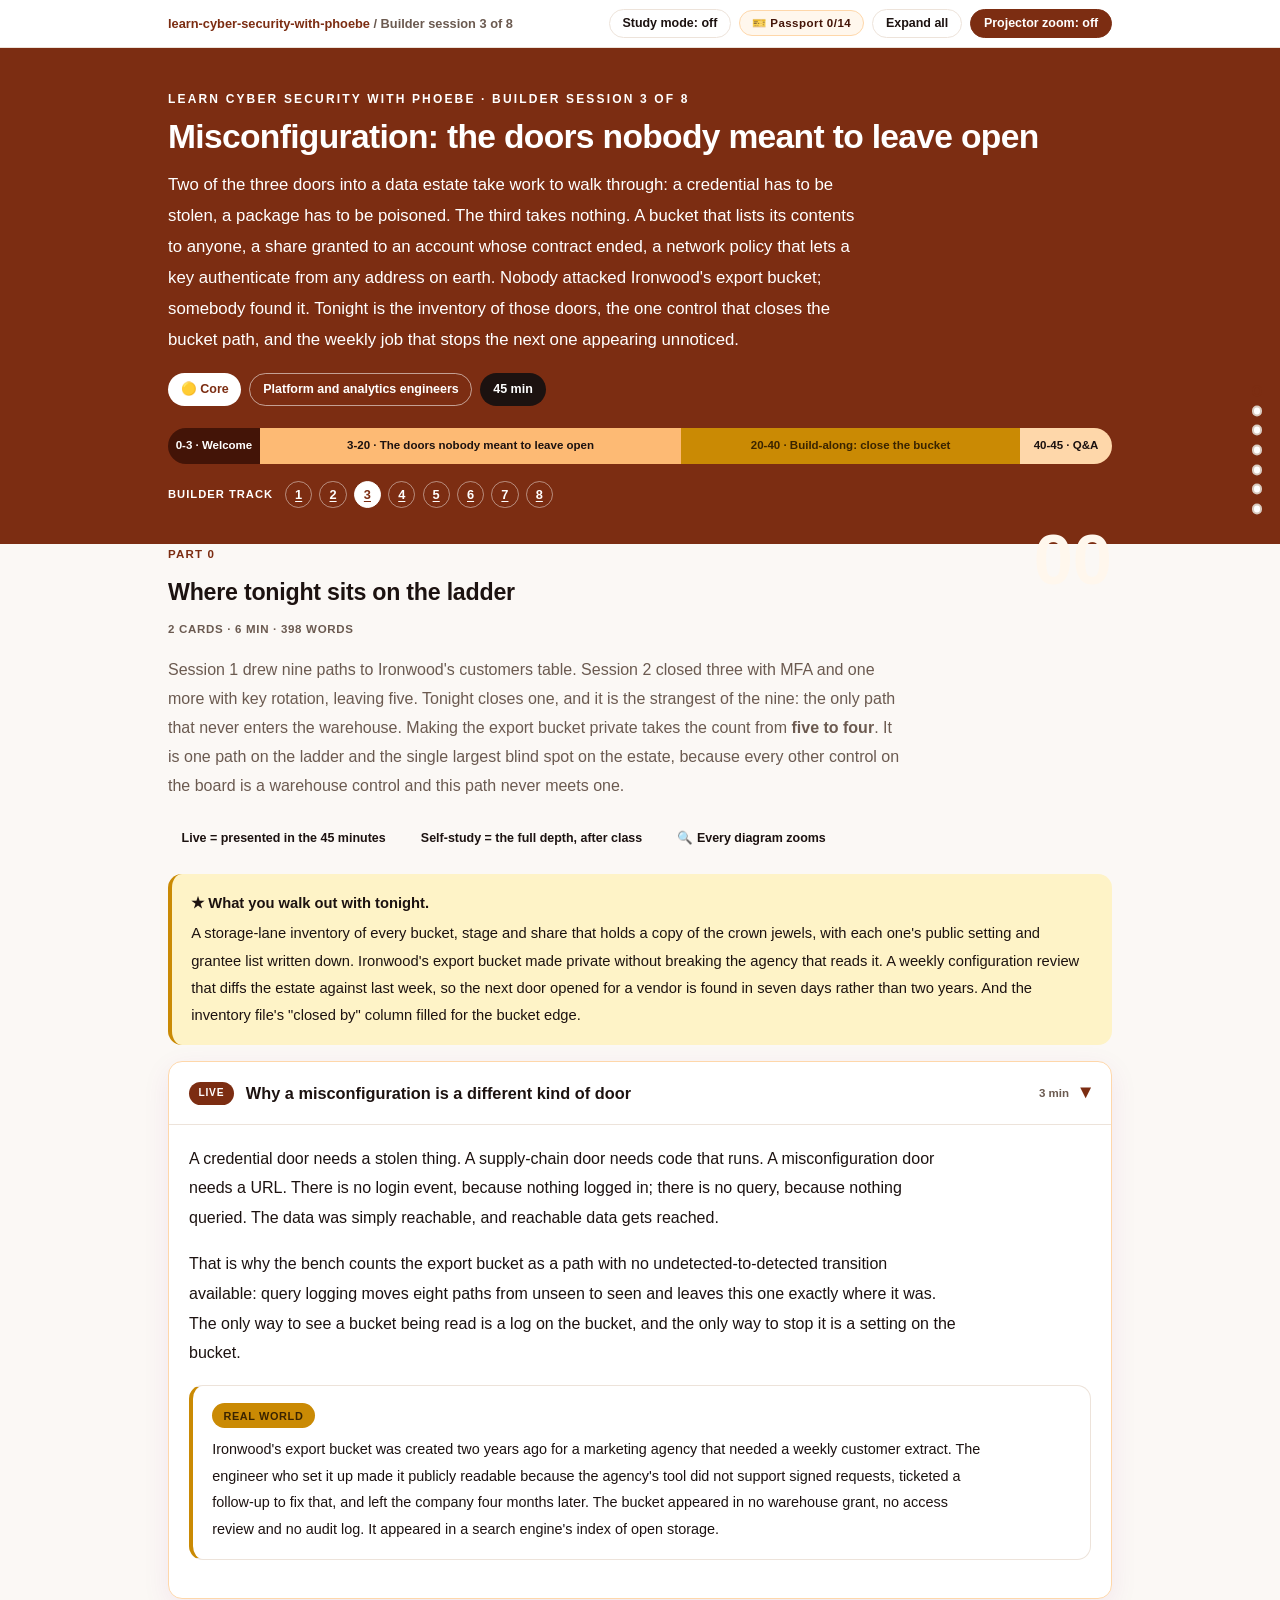
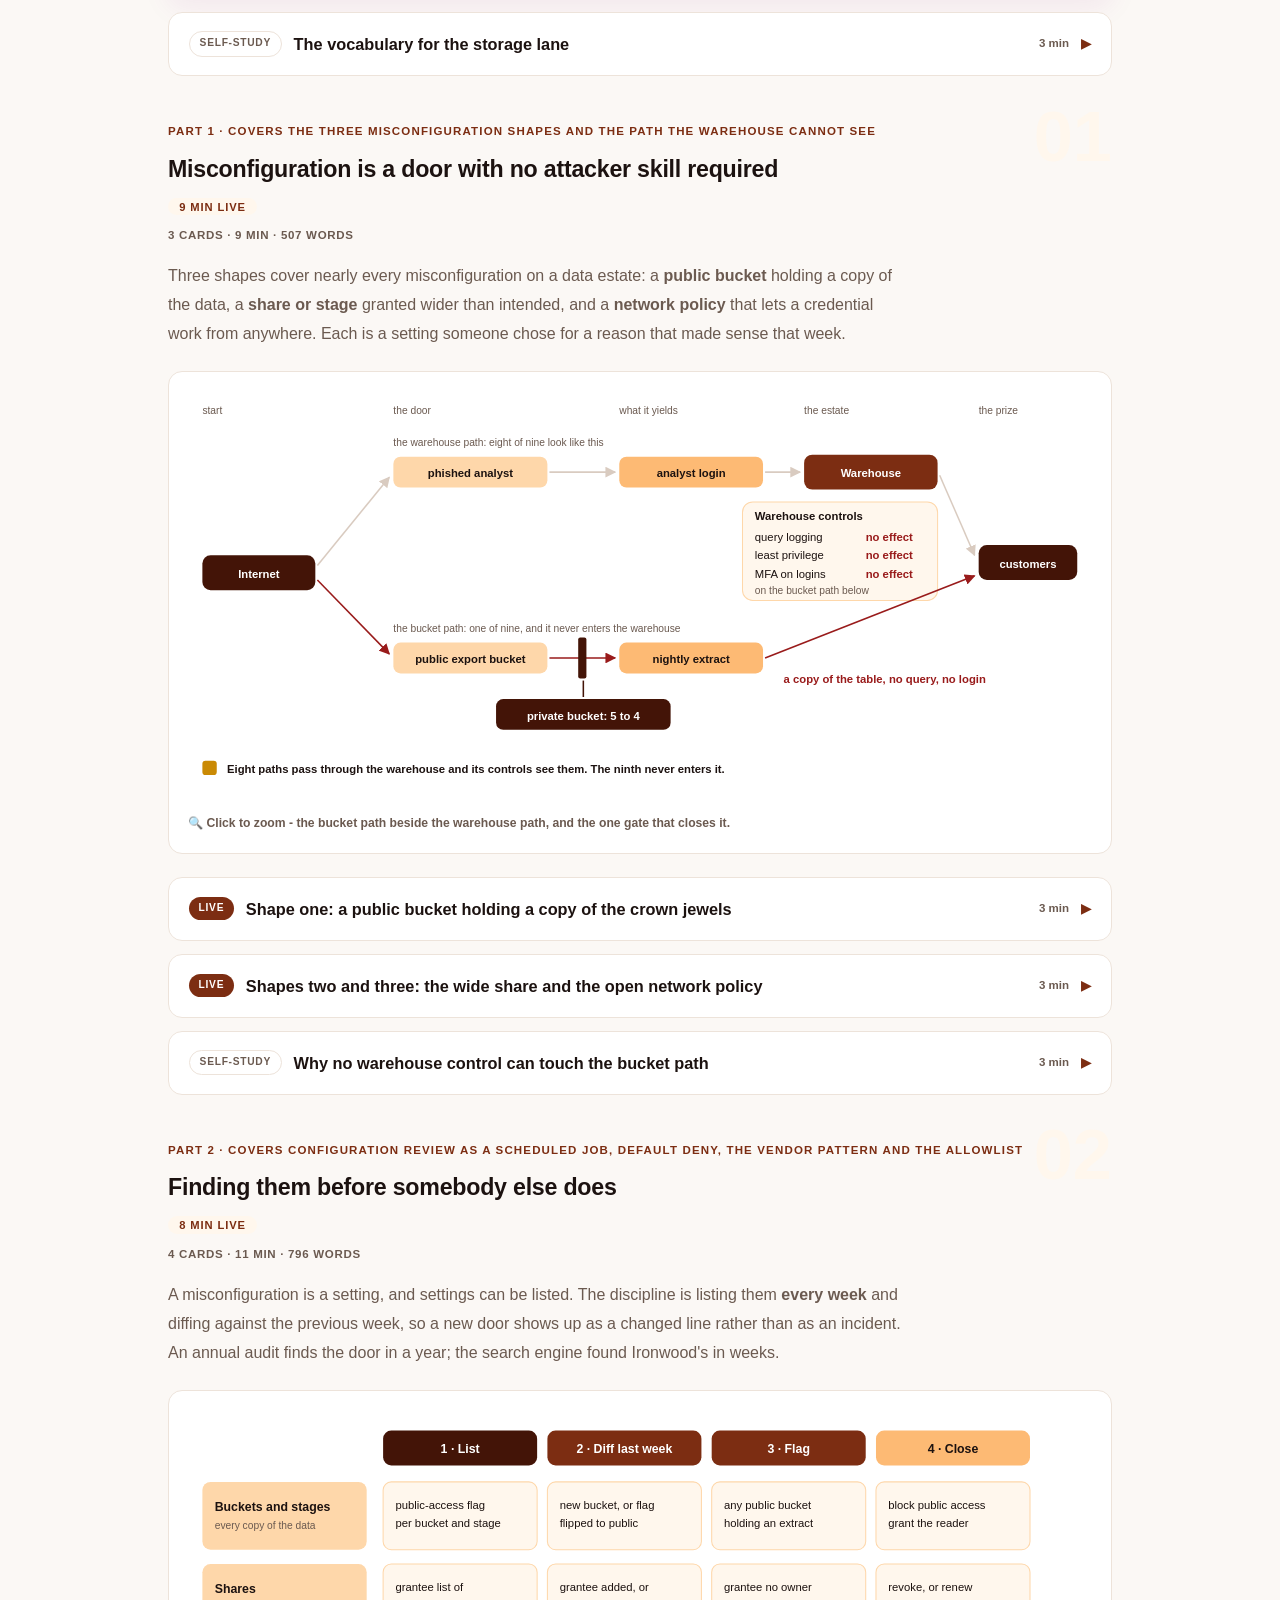
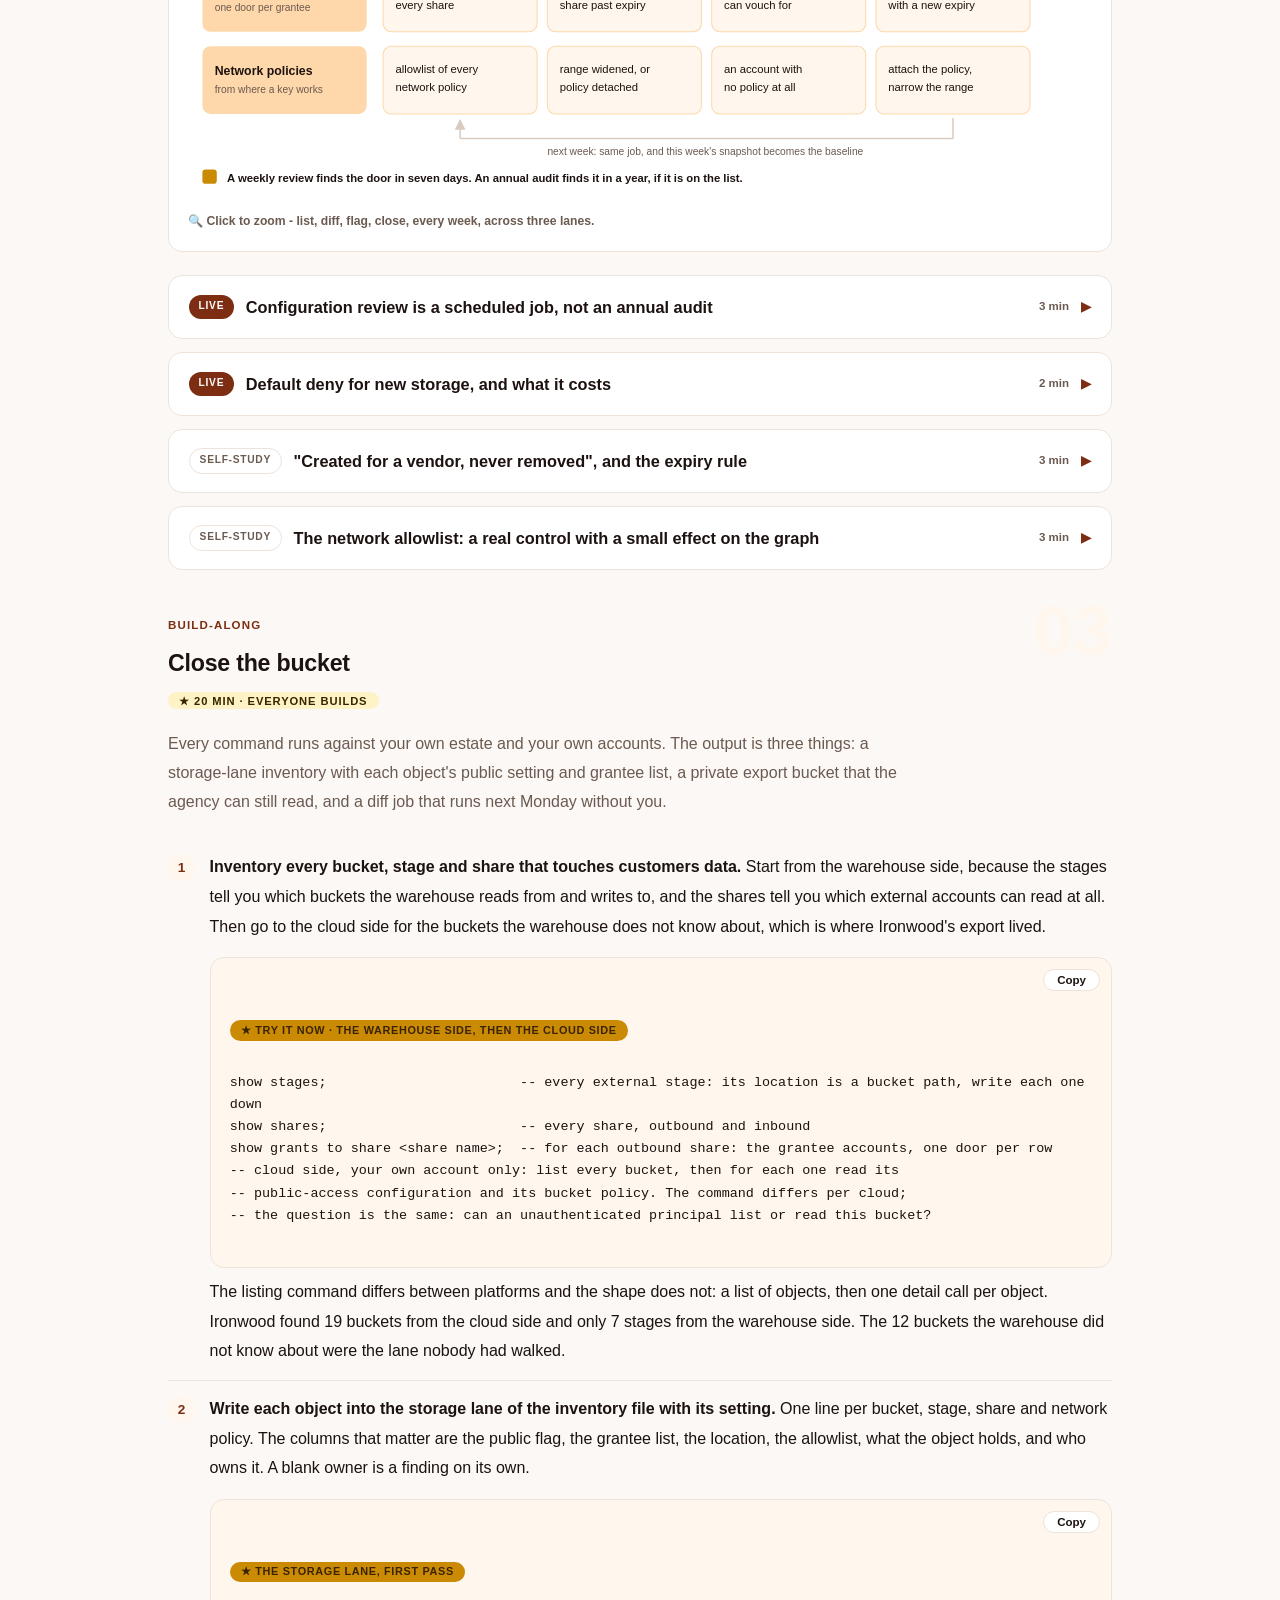
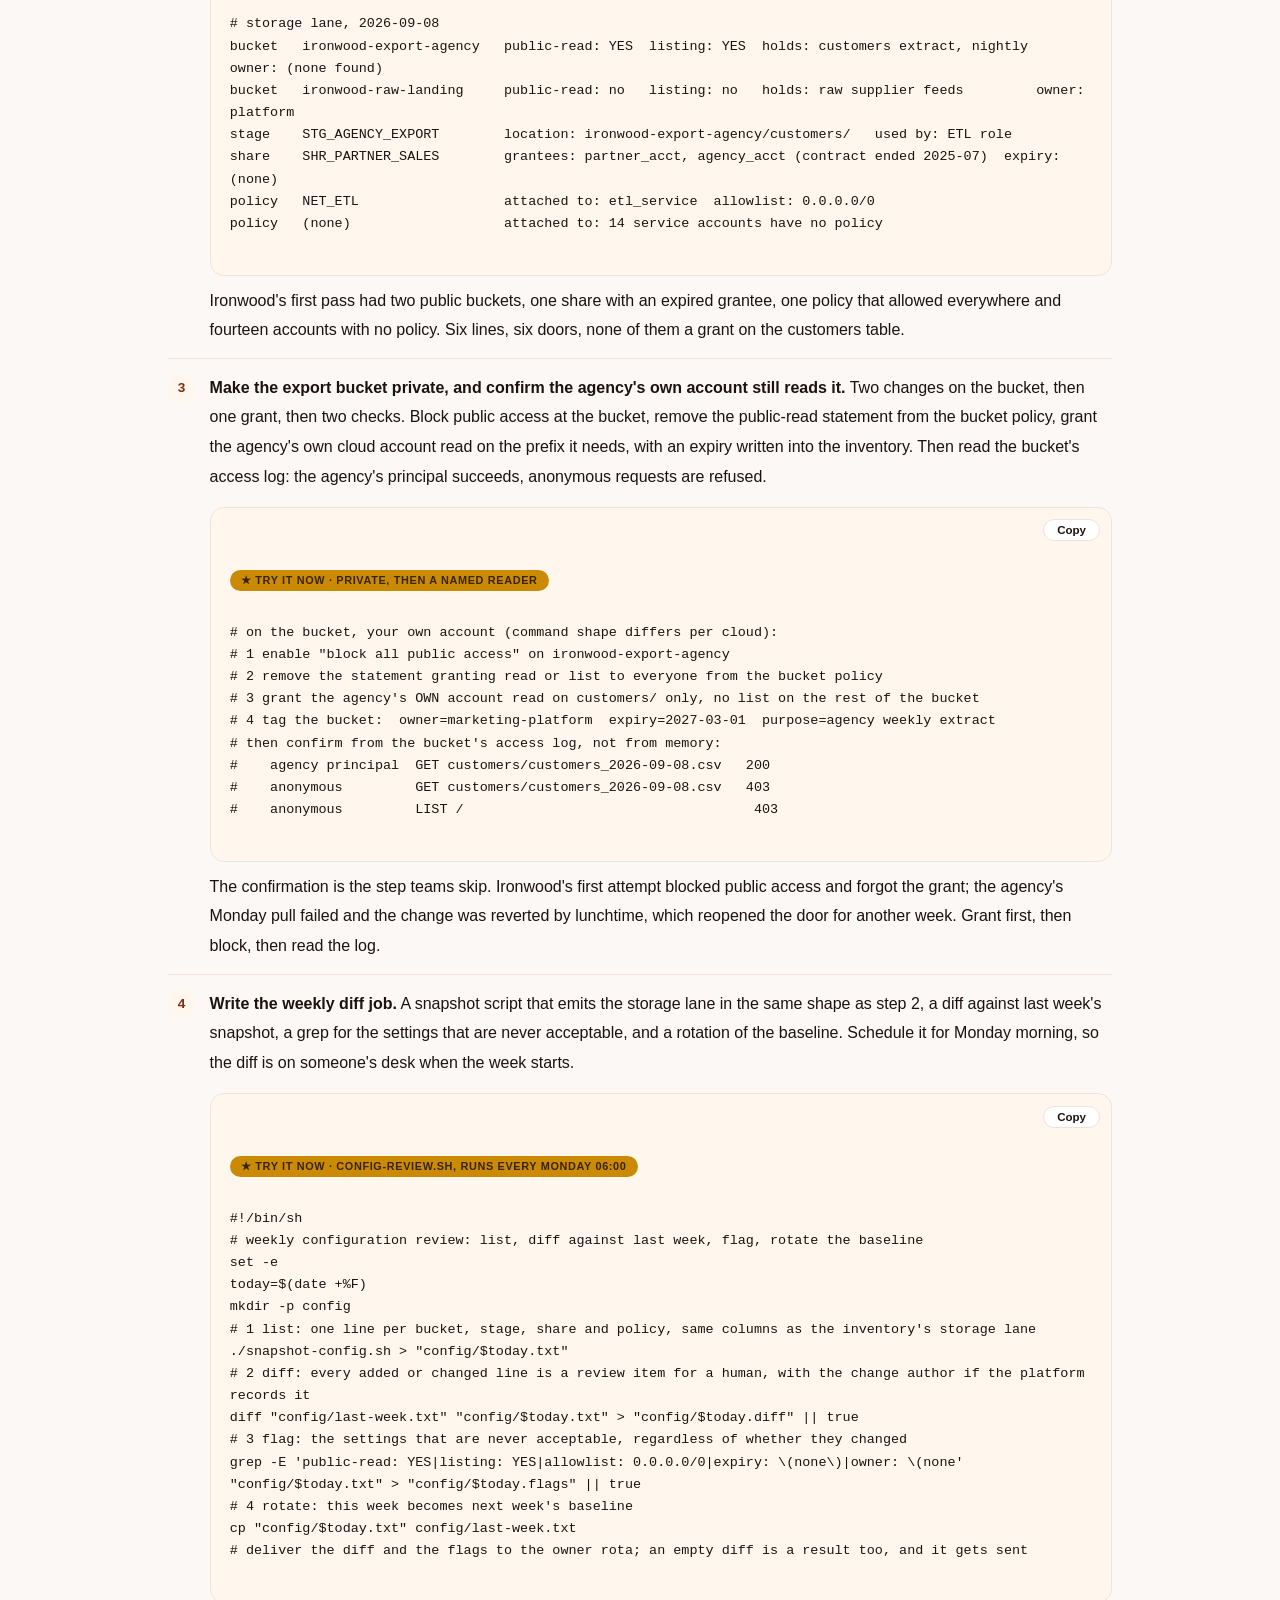
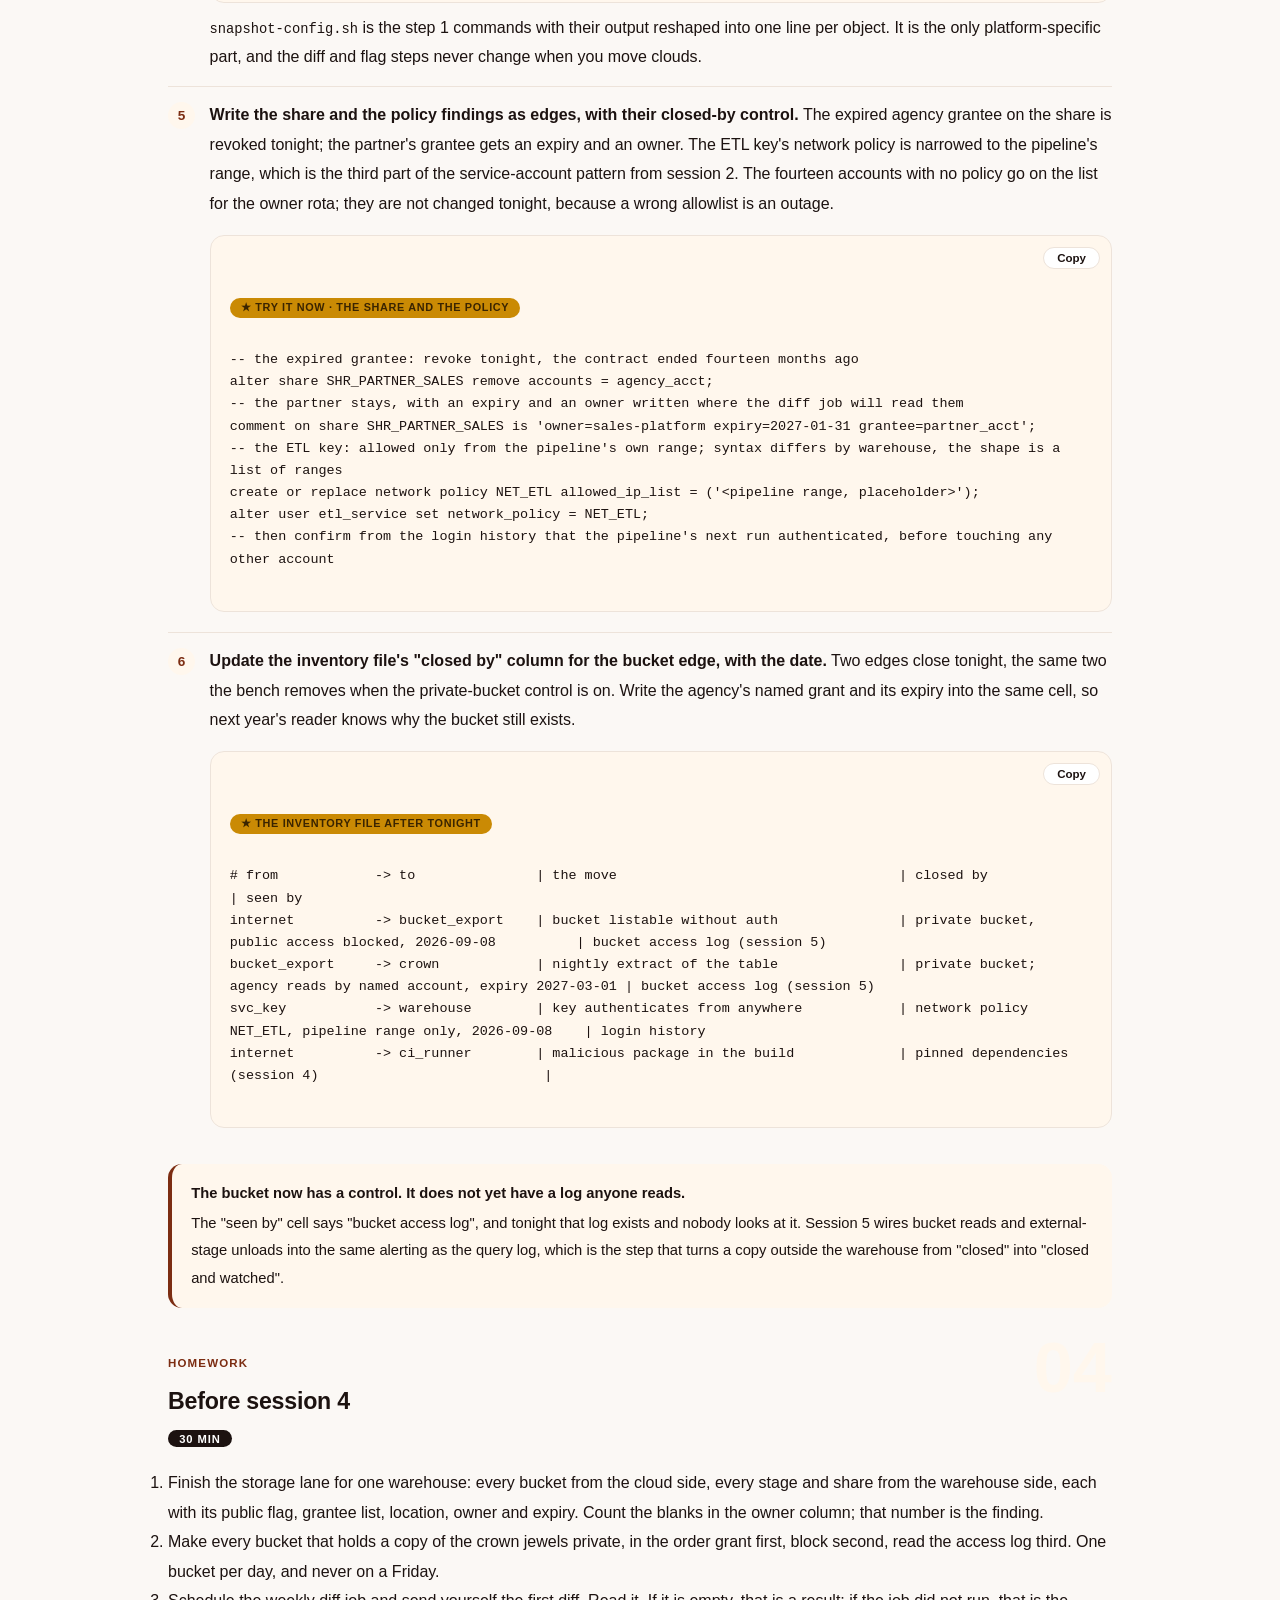
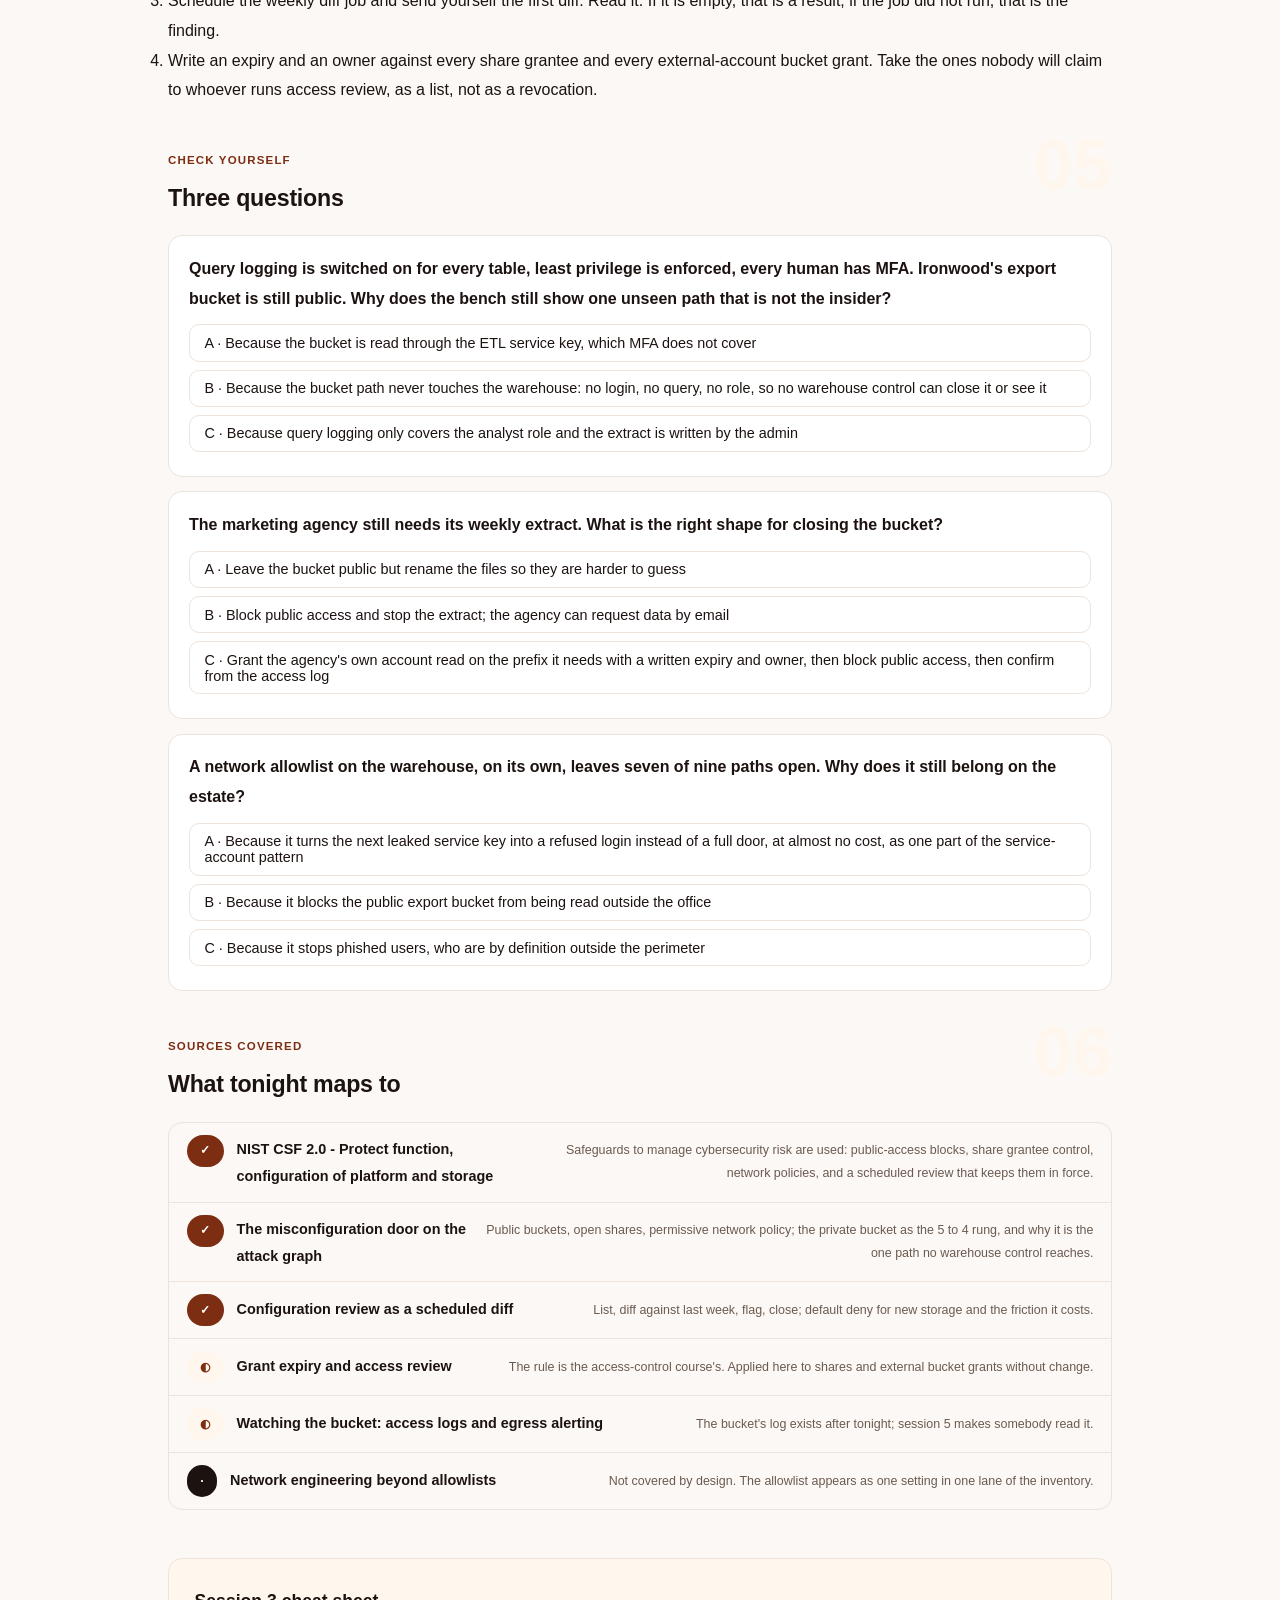
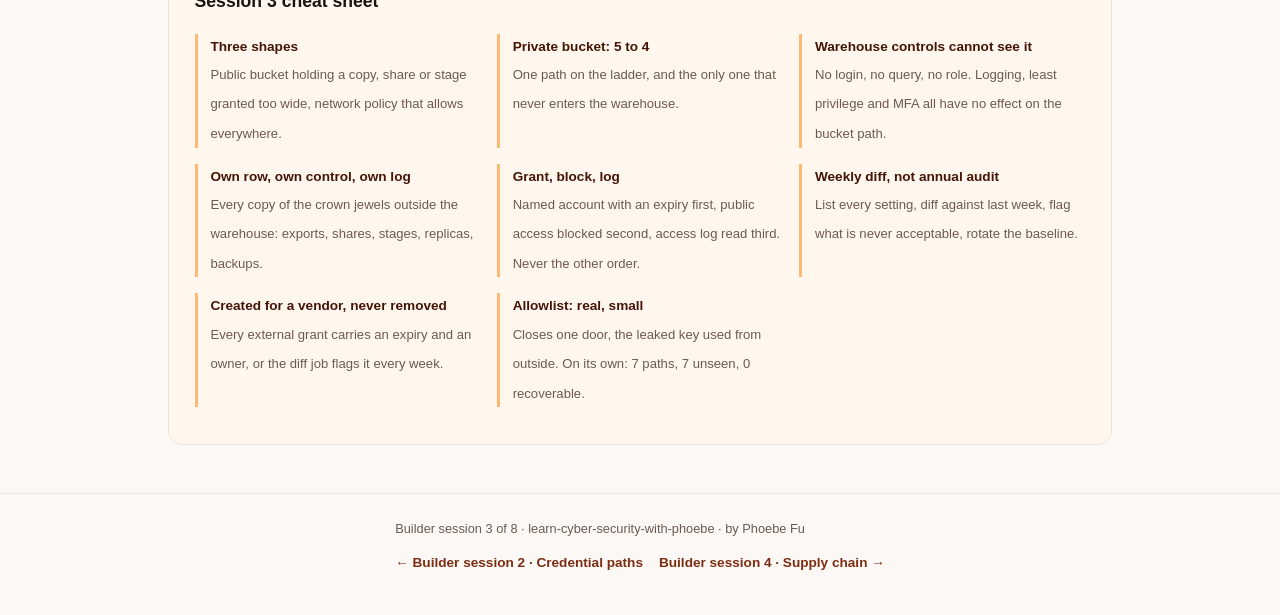
<file: courses/b3-misconfiguration.html>
<!DOCTYPE html>
<html lang="en">
<head>
<meta charset="UTF-8">
<meta name="viewport" content="width=device-width, initial-scale=1.0">
<!-- social:start -->
<meta name="description" content="Builder session 3 of 8. The doors nobody meant to leave open: a public bucket holding a nightly extract, a share granted wider than intended, a network policy that lets a key work from anywhere. Making Ironwood's export bucket private takes paths from five to four, and that one path is the one no warehouse control can see.">
<meta property="og:type" content="article">
<meta property="og:site_name" content="Learn with Phoebe">
<meta property="og:title" content="Misconfiguration - learn cyber security with phoebe">
<meta property="og:description" content="Builder session 3 of 8. A door with no attacker skill required, and the weekly job that finds it before somebody else does.">
<meta property="og:url" content="https://phoebefu6.github.io/learn-cyber-security-with-phoebe/courses/b3-misconfiguration.html">
<meta property="og:image" content="https://phoebefu6.github.io/learn-cyber-security-with-phoebe/assets/og-cover.png">
<meta property="og:image:width" content="1200">
<meta property="og:image:height" content="630">
<meta name="twitter:card" content="summary_large_image">
<meta name="twitter:title" content="Misconfiguration - learn cyber security with phoebe">
<meta name="twitter:description" content="Public buckets, open shares, permissive network policy. Private bucket: five paths to four.">
<meta name="twitter:image" content="https://phoebefu6.github.io/learn-cyber-security-with-phoebe/assets/og-cover.png">
<!-- social:end -->
<title>Builder session 3 · Misconfiguration - learn cyber security with phoebe</title>
<link rel="stylesheet" href="../assets/style.css?v=23">
</head>
<body>

<div class="toolbar">
  <div class="wrap">
    <span class="crumb"><a href="../index.html">learn-cyber-security-with-phoebe</a> / Builder session 3 of 8</span>
    <button class="btn" id="toggle-all" type="button">Expand all</button>
    <button class="btn primary" id="zoom-toggle" type="button">Projector zoom: off</button>
  </div>
</div>

<header class="masthead">
  <div class="wrap">
    <div class="eyebrow">Learn Cyber Security with Phoebe · Builder session 3 of 8</div>
    <h1>Misconfiguration: the doors <span class="accent">nobody meant to leave open</span></h1>
    <p class="sub">Two of the three doors into a data estate take work to walk through: a credential has to be stolen, a package has to be poisoned. The third takes nothing. A bucket that lists its contents to anyone, a share granted to an account whose contract ended, a network policy that lets a key authenticate from any address on earth. Nobody attacked Ironwood's export bucket; somebody found it. Tonight is the inventory of those doors, the one control that closes the bucket path, and the weekly job that stops the next one appearing unnoticed.</p>
    <div class="chip-row">
      <span class="chip level">🟡 Core</span>
      <span class="chip audience">Platform and analytics engineers</span>
      <span class="chip time">45 min</span>
    </div>
    <div class="agenda">
      <span class="a1" style="flex:1">0-3 · Welcome</span>
      <span class="a2" style="flex:5">3-20 · The doors nobody meant to leave open</span>
      <span class="a3" style="flex:4">20-40 · Build-along: close the bucket</span>
      <span class="a4" style="flex:1">40-45 · Q&amp;A</span>
    </div>
  </div>
</header>

<main class="wrap">

  <!-- ============ INTRO ============ -->
  <section class="section" id="intro">
    <div class="section-kicker">
      <span class="klabel">Part 0</span>
      <h2>Where tonight sits on the ladder</h2>
    </div>
    <p class="lede">Session 1 drew nine paths to Ironwood's customers table. Session 2 closed three with MFA and one more with key rotation, leaving five. Tonight closes one, and it is the strangest of the nine: the only path that never enters the warehouse. Making the export bucket private takes the count from <strong>five to four</strong>. It is one path on the ladder and the single largest blind spot on the estate, because every other control on the board is a warehouse control and this path never meets one.</p>

    <div class="legend">
      <span class="pill">Live = presented in the 45 minutes</span>
      <span class="pill">Self-study = the full depth, after class</span>
      <span class="pill">🔍 Every diagram zooms</span>
    </div>

    <div class="callout win">
      <p><strong>★ What you walk out with tonight.</strong> A storage-lane inventory of every bucket, stage and share that holds a copy of the crown jewels, with each one's public setting and grantee list written down. Ironwood's export bucket made private without breaking the agency that reads it. A weekly configuration review that diffs the estate against last week, so the next door opened for a vendor is found in seven days rather than two years. And the inventory file's "closed by" column filled for the bucket edge.</p>
    </div>

    <details class="card" open>
      <summary><span class="mode live">Live</span>Why a misconfiguration is a different kind of door<span class="mini">3 min</span><span class="caret">▶</span></summary>
      <div class="body">
        <p>A credential door needs a stolen thing. A supply-chain door needs code that runs. A misconfiguration door needs a URL. There is no login event, because nothing logged in; there is no query, because nothing queried. The data was simply reachable, and reachable data gets reached.</p>
        <p>That is why the bench counts the export bucket as a path with no undetected-to-detected transition available: query logging moves eight paths from unseen to seen and leaves this one exactly where it was. The only way to see a bucket being read is a log on the bucket, and the only way to stop it is a setting on the bucket.</p>
        <div class="callout example">
          <span class="ex-pill">Real world</span>
          <p>Ironwood's export bucket was created two years ago for a marketing agency that needed a weekly customer extract. The engineer who set it up made it publicly readable because the agency's tool did not support signed requests, ticketed a follow-up to fix that, and left the company four months later. The bucket appeared in no warehouse grant, no access review and no audit log. It appeared in a search engine's index of open storage.</p>
        </div>
      </div>
    </details>

    <details class="card">
      <summary><span class="mode self">Self-study</span>The vocabulary for the storage lane<span class="mini">3 min</span><span class="caret">▶</span></summary>
      <div class="body">
        <ul>
          <li><strong>Bucket</strong> - an object store container. It has its own access model, separate from the warehouse's, and usually weaker because fewer people look at it.</li>
          <li><strong>Public access</strong> - two distinct settings: whether an unauthenticated principal can <em>list</em> the objects, and whether it can <em>read</em> them. Listing without reading still tells an attacker the file names and the nightly cadence; reading without listing still works for anyone who has ever seen a URL.</li>
          <li><strong>External stage</strong> - the warehouse's pointer to a bucket, used to load from it or unload to it. The stage's location is a bucket path, which makes <code class="mono">show stages</code> the fastest way to find buckets the warehouse touches.</li>
          <li><strong>Share</strong> - a grant of read access on warehouse objects to another account. Its grantee list is a second set of doors, one per account, each of which has its own users and its own hygiene you do not control.</li>
          <li><strong>Network policy</strong> - the allowlist of addresses a credential is allowed to authenticate from. A missing or wide-open policy is the setting that turns a leaked key into a key usable from anywhere.</li>
          <li><strong>Configuration drift</strong> - the gap between the setting somebody chose and the setting in force today. Drift is not usually malicious. It is a vendor onboarding that never got its offboarding.</li>
        </ul>
      </div>
    </details>
  </section>

  <!-- ============ PART 1 ============ -->
  <section class="section" id="part-1">
    <div class="section-kicker">
      <span class="klabel">Part 1 · covers the three misconfiguration shapes and the path the warehouse cannot see</span>
      <h2>Misconfiguration is a door with no attacker skill required</h2>
      <span class="tag concept">9 min live</span>
    </div>
    <p class="lede">Three shapes cover nearly every misconfiguration on a data estate: a <strong>public bucket</strong> holding a copy of the data, a <strong>share or stage</strong> granted wider than intended, and a <strong>network policy</strong> that lets a credential work from anywhere. Each is a setting someone chose for a reason that made sense that week.</p>

    <figure class="zoomable">
      <svg viewBox="0 0 880 400" xmlns="http://www.w3.org/2000/svg" role="img" aria-label="Two paths from the internet to the customers table drawn side by side. The upper path goes through a phished analyst login and the warehouse, where query logging, least privilege and MFA all apply. The lower path goes through the public export bucket and its nightly extract straight to the table, never entering the warehouse, so each warehouse control is marked as having no effect. A private-bucket gate closes the lower path, taking paths from five to four.">
        <style>
          .b3aT { font: 800 11px Inter, sans-serif; fill: #fff; }
          .b3aH { font: 800 11px Inter, sans-serif; fill: #1C1210; }
          .b3aB { font: 400 11px Inter, sans-serif; fill: #1C1210; }
          .b3aM { font: 400 10px Inter, sans-serif; fill: #6B5A50; }
          .b3aN { font: 700 11px Inter, sans-serif; fill: #1C1210; }
          .b3aR { font: 800 11px Inter, sans-serif; fill: #991B1B; }
        </style>
        <defs>
          <marker id="b3aAr" viewBox="0 0 10 10" refX="9" refY="5" markerWidth="7" markerHeight="7" orient="auto"><path d="M0,0 L10,5 L0,10 z" fill="#D9CBC0"></path></marker>
          <marker id="b3aRd" viewBox="0 0 10 10" refX="9" refY="5" markerWidth="7" markerHeight="7" orient="auto"><path d="M0,0 L10,5 L0,10 z" fill="#991B1B"></path></marker>
        </defs>

        <text class="b3aM" x="14" y="22">start</text>
        <text class="b3aM" x="200" y="22">the door</text>
        <text class="b3aM" x="420" y="22">what it yields</text>
        <text class="b3aM" x="600" y="22">the estate</text>
        <text class="b3aM" x="770" y="22">the prize</text>

        <rect x="14" y="160" width="110" height="34" rx="8" fill="#431407"></rect>
        <text class="b3aT" x="69" y="182" text-anchor="middle">Internet</text>

        <text class="b3aM" x="200" y="54">the warehouse path: eight of nine look like this</text>
        <rect x="200" y="64" width="150" height="30" rx="7" fill="#FED7AA"></rect>
        <text class="b3aH" x="275" y="84" text-anchor="middle">phished analyst</text>
        <rect x="420" y="64" width="140" height="30" rx="7" fill="#FDBA74"></rect>
        <text class="b3aH" x="490" y="84" text-anchor="middle">analyst login</text>
        <rect x="600" y="62" width="130" height="34" rx="8" fill="#7C2D12"></rect>
        <text class="b3aT" x="665" y="84" text-anchor="middle">Warehouse</text>
        <rect x="770" y="150" width="96" height="34" rx="8" fill="#431407"></rect>
        <text class="b3aT" x="818" y="172" text-anchor="middle">customers</text>

        <line x1="126" y1="170" x2="196" y2="84" stroke="#D9CBC0" stroke-width="1.5" marker-end="url(#b3aAr)"></line>
        <line x1="352" y1="79" x2="416" y2="79" stroke="#D9CBC0" stroke-width="1.5" marker-end="url(#b3aAr)"></line>
        <line x1="562" y1="79" x2="596" y2="79" stroke="#D9CBC0" stroke-width="1.5" marker-end="url(#b3aAr)"></line>
        <line x1="732" y1="82" x2="766" y2="160" stroke="#D9CBC0" stroke-width="1.5" marker-end="url(#b3aAr)"></line>

        <rect x="540" y="108" width="190" height="96" rx="10" fill="#FFF7ED" stroke="#FED7AA"></rect>
        <text class="b3aH" x="552" y="126">Warehouse controls</text>
        <text class="b3aB" x="552" y="146">query logging</text>
        <text class="b3aR" x="660" y="146">no effect</text>
        <text class="b3aB" x="552" y="164">least privilege</text>
        <text class="b3aR" x="660" y="164">no effect</text>
        <text class="b3aB" x="552" y="182">MFA on logins</text>
        <text class="b3aR" x="660" y="182">no effect</text>
        <text class="b3aM" x="552" y="198">on the bucket path below</text>

        <text class="b3aM" x="200" y="235">the bucket path: one of nine, and it never enters the warehouse</text>
        <rect x="200" y="245" width="150" height="30" rx="7" fill="#FED7AA"></rect>
        <text class="b3aH" x="275" y="265" text-anchor="middle">public export bucket</text>
        <rect x="420" y="245" width="140" height="30" rx="7" fill="#FDBA74"></rect>
        <text class="b3aH" x="490" y="265" text-anchor="middle">nightly extract</text>

        <line x1="126" y1="184" x2="196" y2="256" stroke="#991B1B" stroke-width="1.5" marker-end="url(#b3aRd)"></line>
        <line x1="352" y1="260" x2="416" y2="260" stroke="#991B1B" stroke-width="1.5" marker-end="url(#b3aRd)"></line>
        <line x1="562" y1="260" x2="766" y2="180" stroke="#991B1B" stroke-width="1.5" marker-end="url(#b3aRd)"></line>
        <text class="b3aR" x="580" y="284">a copy of the table, no query, no login</text>

        <rect x="380" y="240" width="8" height="40" rx="2" fill="#431407"></rect>
        <rect x="300" y="300" width="170" height="30" rx="7" fill="#431407"></rect>
        <text class="b3aT" x="385" y="320" text-anchor="middle">private bucket: 5 to 4</text>
        <line x1="385" y1="298" x2="385" y2="282" stroke="#431407" stroke-width="1.5"></line>

        <rect x="14" y="360" width="14" height="14" rx="3" fill="#CA8A04"></rect>
        <text class="b3aN" x="38" y="372">Eight paths pass through the warehouse and its controls see them. The ninth never enters it.</text>
      </svg>
      <figcaption>🔍 Click to zoom - the bucket path beside the warehouse path, and the one gate that closes it.</figcaption>
    </figure>

    <details class="card">
      <summary><span class="mode live">Live</span>Shape one: a public bucket holding a copy of the crown jewels<span class="mini">3 min</span><span class="caret">▶</span></summary>
      <div class="body">
        <p>Ironwood's export bucket holds a nightly extract of the customers table, written by the ETL job for the agency. Two settings on the bucket were wrong: anyone could list the objects, and anyone could read them. The first tells a stranger that a file called <code class="mono">customers_2026-09-07.csv</code> exists and that a new one arrives every night. The second lets them download it.</p>
        <p>On the graph the bucket is two edges: internet to bucket, because it is listable without authentication, and bucket to crown jewels, because the object is the table. Making the bucket private removes both. That is the <strong>5 to 4</strong> rung on the ladder, and the count is one because the path is one; its weight, if the bench weighted by records reached, would be the whole table.</p>
        <div class="callout example">
          <span class="ex-pill">Real world</span>
          <p>The extract was 1.9 million rows. The warehouse's access review listed 41 grants on the customers table, every one of them justified. Not one of them was the door, because the door was not a grant.</p>
        </div>
      </div>
    </details>

    <details class="card">
      <summary><span class="mode live">Live</span>Shapes two and three: the wide share and the open network policy<span class="mini">3 min</span><span class="caret">▶</span></summary>
      <div class="body">
        <p><strong>A share granted wider than intended.</strong> Ironwood shares a sales summary with a partner. The share's grantee list has two accounts on it: the partner, and an agency whose contract ended fourteen months ago. The agency's account is still live, still has users, and still reads the share on a schedule nobody at Ironwood set. An external stage has the same shape from the other side: its location is a bucket, and whoever can write to that bucket can put objects where the warehouse will load them.</p>
        <p><strong>A network policy that allows everywhere.</strong> The ETL service key authenticates from any address. Session 2 rotated it, so the copy in git history no longer works. The current key still works from anywhere, which means a future leak is a full door again. An allowlist that restricts the key to the pipeline's own address range turns that future leak into a refused login. It closes exactly one edge on the graph, the service key to the warehouse when used from outside, and it is the one edge the "perimeter firewall only" over-correction actually closes.</p>
      </div>
    </details>

    <details class="card">
      <summary><span class="mode self">Self-study</span>Why no warehouse control can touch the bucket path<span class="mini">3 min</span><span class="caret">▶</span></summary>
      <div class="body">
        <p>Eight of the nine paths pass through the warehouse. A query log on the customers table sees all eight; least privilege narrows what several of them can read; MFA removes the three that start with a phished human. The ninth reads a file from a bucket. It never authenticates to the warehouse, never runs a query, never uses a role. So no warehouse control, not logging, not least privilege, not MFA, has any effect on it. The bench confirms it: switch on every warehouse control and leave the bucket public, and one unseen path remains that is not the insider.</p>
        <p>The general rule follows. Every copy of the crown jewels outside the warehouse, every export, share, replica, stage and backup, needs its own inventory row, its own control and its own log. A copy without those three is an open door in a room with no camera, and the warehouse's excellent camera is pointed at a different room.</p>
      </div>
    </details>
  </section>

  <!-- ============ PART 2 ============ -->
  <section class="section" id="part-2">
    <div class="section-kicker">
      <span class="klabel">Part 2 · covers configuration review as a scheduled job, default deny, the vendor pattern and the allowlist</span>
      <h2>Finding them before somebody else does</h2>
      <span class="tag concept">8 min live</span>
    </div>
    <p class="lede">A misconfiguration is a setting, and settings can be listed. The discipline is listing them <strong>every week</strong> and diffing against the previous week, so a new door shows up as a changed line rather than as an incident. An annual audit finds the door in a year; the search engine found Ironwood's in weeks.</p>

    <figure class="zoomable">
      <svg viewBox="0 0 880 380" xmlns="http://www.w3.org/2000/svg" role="img" aria-label="The weekly configuration review as a loop of four steps, list, diff against last week, flag, close, run across three lanes: buckets and stages, shares, and network policies. Each cell names what is listed, what counts as a change, what is flagged and how it is closed. An arrow returns from close to list labelled next week.">
        <style>
          .b3bT { font: 800 12px Inter, sans-serif; fill: #fff; }
          .b3bH { font: 800 12px Inter, sans-serif; fill: #1C1210; }
          .b3bB { font: 400 11px Inter, sans-serif; fill: #1C1210; }
          .b3bM { font: 400 10px Inter, sans-serif; fill: #6B5A50; }
          .b3bN { font: 700 11px Inter, sans-serif; fill: #1C1210; }
        </style>
        <defs>
          <marker id="b3bAr" viewBox="0 0 10 10" refX="9" refY="5" markerWidth="7" markerHeight="7" orient="auto"><path d="M0,0 L10,5 L0,10 z" fill="#D9CBC0"></path></marker>
        </defs>

        <rect x="190" y="20" width="150" height="34" rx="8" fill="#431407"></rect>
        <text class="b3bT" x="265" y="42" text-anchor="middle">1 · List</text>
        <rect x="350" y="20" width="150" height="34" rx="8" fill="#7C2D12"></rect>
        <text class="b3bT" x="425" y="42" text-anchor="middle">2 · Diff last week</text>
        <rect x="510" y="20" width="150" height="34" rx="8" fill="#7C2D12"></rect>
        <text class="b3bT" x="585" y="42" text-anchor="middle">3 · Flag</text>
        <rect x="670" y="20" width="150" height="34" rx="8" fill="#FDBA74"></rect>
        <text class="b3bH" x="745" y="42" text-anchor="middle">4 · Close</text>

        <rect x="14" y="70" width="160" height="66" rx="8" fill="#FED7AA"></rect>
        <text class="b3bH" x="26" y="98">Buckets and stages</text>
        <text class="b3bM" x="26" y="116">every copy of the data</text>
        <rect x="190" y="70" width="150" height="66" rx="8" fill="#FFF7ED" stroke="#FED7AA"></rect>
        <text class="b3bB" x="202" y="96">public-access flag</text>
        <text class="b3bB" x="202" y="114">per bucket and stage</text>
        <rect x="350" y="70" width="150" height="66" rx="8" fill="#FFF7ED" stroke="#FED7AA"></rect>
        <text class="b3bB" x="362" y="96">new bucket, or flag</text>
        <text class="b3bB" x="362" y="114">flipped to public</text>
        <rect x="510" y="70" width="150" height="66" rx="8" fill="#FFF7ED" stroke="#FED7AA"></rect>
        <text class="b3bB" x="522" y="96">any public bucket</text>
        <text class="b3bB" x="522" y="114">holding an extract</text>
        <rect x="670" y="70" width="150" height="66" rx="8" fill="#FFF7ED" stroke="#FED7AA"></rect>
        <text class="b3bB" x="682" y="96">block public access</text>
        <text class="b3bB" x="682" y="114">grant the reader</text>

        <rect x="14" y="150" width="160" height="66" rx="8" fill="#FED7AA"></rect>
        <text class="b3bH" x="26" y="178">Shares</text>
        <text class="b3bM" x="26" y="196">one door per grantee</text>
        <rect x="190" y="150" width="150" height="66" rx="8" fill="#FFF7ED" stroke="#FED7AA"></rect>
        <text class="b3bB" x="202" y="176">grantee list of</text>
        <text class="b3bB" x="202" y="194">every share</text>
        <rect x="350" y="150" width="150" height="66" rx="8" fill="#FFF7ED" stroke="#FED7AA"></rect>
        <text class="b3bB" x="362" y="176">grantee added, or</text>
        <text class="b3bB" x="362" y="194">share past expiry</text>
        <rect x="510" y="150" width="150" height="66" rx="8" fill="#FFF7ED" stroke="#FED7AA"></rect>
        <text class="b3bB" x="522" y="176">grantee no owner</text>
        <text class="b3bB" x="522" y="194">can vouch for</text>
        <rect x="670" y="150" width="150" height="66" rx="8" fill="#FFF7ED" stroke="#FED7AA"></rect>
        <text class="b3bB" x="682" y="176">revoke, or renew</text>
        <text class="b3bB" x="682" y="194">with a new expiry</text>

        <rect x="14" y="230" width="160" height="66" rx="8" fill="#FED7AA"></rect>
        <text class="b3bH" x="26" y="258">Network policies</text>
        <text class="b3bM" x="26" y="276">from where a key works</text>
        <rect x="190" y="230" width="150" height="66" rx="8" fill="#FFF7ED" stroke="#FED7AA"></rect>
        <text class="b3bB" x="202" y="256">allowlist of every</text>
        <text class="b3bB" x="202" y="274">network policy</text>
        <rect x="350" y="230" width="150" height="66" rx="8" fill="#FFF7ED" stroke="#FED7AA"></rect>
        <text class="b3bB" x="362" y="256">range widened, or</text>
        <text class="b3bB" x="362" y="274">policy detached</text>
        <rect x="510" y="230" width="150" height="66" rx="8" fill="#FFF7ED" stroke="#FED7AA"></rect>
        <text class="b3bB" x="522" y="256">an account with</text>
        <text class="b3bB" x="522" y="274">no policy at all</text>
        <rect x="670" y="230" width="150" height="66" rx="8" fill="#FFF7ED" stroke="#FED7AA"></rect>
        <text class="b3bB" x="682" y="256">attach the policy,</text>
        <text class="b3bB" x="682" y="274">narrow the range</text>

        <line x1="745" y1="300" x2="745" y2="320" stroke="#D9CBC0" stroke-width="1.5"></line>
        <line x1="745" y1="320" x2="265" y2="320" stroke="#D9CBC0" stroke-width="1.5"></line>
        <line x1="265" y1="320" x2="265" y2="302" stroke="#D9CBC0" stroke-width="1.5" marker-end="url(#b3bAr)"></line>
        <text class="b3bM" x="350" y="336">next week: same job, and this week's snapshot becomes the baseline</text>

        <rect x="14" y="350" width="14" height="14" rx="3" fill="#CA8A04"></rect>
        <text class="b3bN" x="38" y="362">A weekly review finds the door in seven days. An annual audit finds it in a year, if it is on the list.</text>
      </svg>
      <figcaption>🔍 Click to zoom - list, diff, flag, close, every week, across three lanes.</figcaption>
    </figure>

    <details class="card">
      <summary><span class="mode live">Live</span>Configuration review is a scheduled job, not an annual audit<span class="mini">3 min</span><span class="caret">▶</span></summary>
      <div class="body">
        <p>The job lists four things: every bucket's public-access setting, every share's grantee list, every stage's location, and every network policy's allowlist. It writes them to a dated file and diffs the file against last week's. A new line is a new object somebody created; a changed line is a setting somebody changed. Both go to a human, with the name of whoever made the change if the platform records it.</p>
        <p>Two properties make it work. It runs without anyone remembering to run it, so the finding does not depend on the audit calendar. And it compares against last week rather than against a policy document, so it catches the drift the policy never anticipated. A bucket that was private for two years and became public on Tuesday is a one-line diff on Monday.</p>
        <div class="callout example">
          <span class="ex-pill">Real world</span>
          <p>Ironwood's first run of the job produced 63 lines: 19 buckets, 7 stages, 4 shares, 33 accounts with a network policy or none. Two lines were public buckets. The second run, a week later, produced a one-line diff: a new stage pointing at a bucket in a different cloud account, created by a contractor for a proof of concept. It was closed the same morning, which is the entire argument for weekly.</p>
        </div>
      </div>
    </details>

    <details class="card">
      <summary><span class="mode live">Live</span>Default deny for new storage, and what it costs<span class="mini">2 min</span><span class="caret">▶</span></summary>
      <div class="body">
        <p>Every new bucket starts with public access blocked at the account level, so an individual bucket cannot be made public by a policy statement alone; the block has to be lifted deliberately, by someone with the right to do it, in a change that leaves a record. Every new share starts with an empty grantee list and an expiry date. Every new service account starts attached to a network policy.</p>
        <p>The cost is real and worth naming. A team that needs a public bucket for a static site has to ask, and the ask takes a day. A vendor onboarding that used to be an afternoon becomes an afternoon plus a ticket. The friction is the control: the day the ask takes is the day somebody writes down why the door exists and when it closes. Ironwood's export bucket had no ticket, because nothing required one.</p>
      </div>
    </details>

    <details class="card">
      <summary><span class="mode self">Self-study</span>"Created for a vendor, never removed", and the expiry rule<span class="mini">3 min</span><span class="caret">▶</span></summary>
      <div class="body">
        <p>Nearly every misconfiguration on a data estate has the same origin story. A vendor, agency, contractor or partner needed access; somebody granted it in the fastest way that worked; the engagement ended; nobody owned taking it back. The bucket, the share grantee and the wide-open policy are all this story at different lanes.</p>
        <p>The access-control course sets the expiry rule for grants: every grant to a human or an external party carries a date, and on that date it is revoked unless someone renews it in writing. The same rule applies without change to shares, to bucket grants for external accounts, and to network policy exceptions. An expiry that is written into the inventory turns "never removed" into "removed on the date, or renewed by a named person". The weekly diff then flags any share past its expiry as a changed line, whether or not anyone remembered.</p>
        <ul>
          <li><strong>Grant to a named account, never to the public.</strong> The agency has its own cloud account; the bucket grants that account read on the prefix it needs. Nothing anonymous.</li>
          <li><strong>Write the expiry next to the grant.</strong> In the inventory file, and in the share's comment or the bucket's tags if the platform allows it.</li>
          <li><strong>Name the owner.</strong> The person who renews or lets it lapse. A grant without an owner is a grant the diff job will flag every week until someone claims it.</li>
        </ul>
      </div>
    </details>

    <details class="card">
      <summary><span class="mode self">Self-study</span>The network allowlist: a real control with a small effect on the graph<span class="mini">3 min</span><span class="caret">▶</span></summary>
      <div class="body">
        <p>An allowlist on the warehouse says a credential may authenticate only from these addresses. For a service key that is always used by the same pipeline on the same hosts, the allowlist is nearly free and closes a whole class of future incident: the key leaks again, someone tries it from outside, and the login is refused before any query runs.</p>
        <p>The bench is honest about how much that is worth on its own. The "perimeter firewall only" over-correction is exactly this control with nothing else, and it leaves <strong>7 paths, 7 undetected, 0 recoverable</strong>. It closes one door, the leaked key used from outside. A phished analyst logs in from their own laptop inside the range. The malicious package runs on the CI runner, which is inside the range because it has to be. The export bucket sits outside the warehouse altogether, so the warehouse's allowlist never sees the read. And both insiders were never outside.</p>
        <p>So the allowlist belongs on the estate, as the third part of the service-account pattern from session 2, and it belongs in the weekly diff so a detached policy is a flagged line. It does not belong at the top of anyone's list of what to buy, and the number that says so is 7.</p>
      </div>
    </details>
  </section>

  <!-- ============ DEMO ============ -->
  <section class="section" id="demo-1">
    <div class="section-kicker">
      <span class="klabel">Build-along</span>
      <h2>Close the bucket</h2>
      <span class="tag demo">★ 20 min · everyone builds</span>
    </div>
    <p class="lede">Every command runs against your own estate and your own accounts. The output is three things: a storage-lane inventory with each object's public setting and grantee list, a private export bucket that the agency can still read, and a diff job that runs next Monday without you.</p>

    <div class="steps">
      <div class="step">
        <p><strong>Inventory every bucket, stage and share that touches customers data.</strong> Start from the warehouse side, because the stages tell you which buckets the warehouse reads from and writes to, and the shares tell you which external accounts can read at all. Then go to the cloud side for the buckets the warehouse does not know about, which is where Ironwood's export lived.</p>
        <div class="prompt-box good">
          <span class="label">★ Try it now · the warehouse side, then the cloud side</span>
show stages;                        -- every external stage: its location is a bucket path, write each one down
show shares;                        -- every share, outbound and inbound
show grants to share &lt;share name&gt;;  -- for each outbound share: the grantee accounts, one door per row
-- cloud side, your own account only: list every bucket, then for each one read its
-- public-access configuration and its bucket policy. The command differs per cloud;
-- the question is the same: can an unauthenticated principal list or read this bucket?
        </div>
        <p>The listing command differs between platforms and the shape does not: a list of objects, then one detail call per object. Ironwood found 19 buckets from the cloud side and only 7 stages from the warehouse side. The 12 buckets the warehouse did not know about were the lane nobody had walked.</p>
      </div>
      <div class="step">
        <p><strong>Write each object into the storage lane of the inventory file with its setting.</strong> One line per bucket, stage, share and network policy. The columns that matter are the public flag, the grantee list, the location, the allowlist, what the object holds, and who owns it. A blank owner is a finding on its own.</p>
        <div class="prompt-box good">
          <span class="label">★ The storage lane, first pass</span>
# storage lane, 2026-09-08
bucket   ironwood-export-agency   public-read: YES  listing: YES  holds: customers extract, nightly  owner: (none found)
bucket   ironwood-raw-landing     public-read: no   listing: no   holds: raw supplier feeds         owner: platform
stage    STG_AGENCY_EXPORT        location: ironwood-export-agency/customers/   used by: ETL role
share    SHR_PARTNER_SALES        grantees: partner_acct, agency_acct (contract ended 2025-07)  expiry: (none)
policy   NET_ETL                  attached to: etl_service  allowlist: 0.0.0.0/0
policy   (none)                   attached to: 14 service accounts have no policy
        </div>
        <p>Ironwood's first pass had two public buckets, one share with an expired grantee, one policy that allowed everywhere and fourteen accounts with no policy. Six lines, six doors, none of them a grant on the customers table.</p>
      </div>
      <div class="step">
        <p><strong>Make the export bucket private, and confirm the agency's own account still reads it.</strong> Two changes on the bucket, then one grant, then two checks. Block public access at the bucket, remove the public-read statement from the bucket policy, grant the agency's own cloud account read on the prefix it needs, with an expiry written into the inventory. Then read the bucket's access log: the agency's principal succeeds, anonymous requests are refused.</p>
        <div class="prompt-box good">
          <span class="label">★ Try it now · private, then a named reader</span>
# on the bucket, your own account (command shape differs per cloud):
# 1 enable "block all public access" on ironwood-export-agency
# 2 remove the statement granting read or list to everyone from the bucket policy
# 3 grant the agency's OWN account read on customers/ only, no list on the rest of the bucket
# 4 tag the bucket:  owner=marketing-platform  expiry=2027-03-01  purpose=agency weekly extract
# then confirm from the bucket's access log, not from memory:
#    agency principal  GET customers/customers_2026-09-08.csv   200
#    anonymous         GET customers/customers_2026-09-08.csv   403
#    anonymous         LIST /                                    403
        </div>
        <p>The confirmation is the step teams skip. Ironwood's first attempt blocked public access and forgot the grant; the agency's Monday pull failed and the change was reverted by lunchtime, which reopened the door for another week. Grant first, then block, then read the log.</p>
      </div>
      <div class="step">
        <p><strong>Write the weekly diff job.</strong> A snapshot script that emits the storage lane in the same shape as step 2, a diff against last week's snapshot, a grep for the settings that are never acceptable, and a rotation of the baseline. Schedule it for Monday morning, so the diff is on someone's desk when the week starts.</p>
        <div class="prompt-box good">
          <span class="label">★ Try it now · config-review.sh, runs every Monday 06:00</span>
#!/bin/sh
# weekly configuration review: list, diff against last week, flag, rotate the baseline
set -e
today=$(date +%F)
mkdir -p config
# 1 list: one line per bucket, stage, share and policy, same columns as the inventory's storage lane
./snapshot-config.sh > "config/$today.txt"
# 2 diff: every added or changed line is a review item for a human, with the change author if the platform records it
diff "config/last-week.txt" "config/$today.txt" > "config/$today.diff" || true
# 3 flag: the settings that are never acceptable, regardless of whether they changed
grep -E 'public-read: YES|listing: YES|allowlist: 0.0.0.0/0|expiry: \(none\)|owner: \(none' "config/$today.txt" > "config/$today.flags" || true
# 4 rotate: this week becomes next week's baseline
cp "config/$today.txt" config/last-week.txt
# deliver the diff and the flags to the owner rota; an empty diff is a result too, and it gets sent
        </div>
        <p><code class="mono">snapshot-config.sh</code> is the step 1 commands with their output reshaped into one line per object. It is the only platform-specific part, and the diff and flag steps never change when you move clouds.</p>
      </div>
      <div class="step">
        <p><strong>Write the share and the policy findings as edges, with their closed-by control.</strong> The expired agency grantee on the share is revoked tonight; the partner's grantee gets an expiry and an owner. The ETL key's network policy is narrowed to the pipeline's range, which is the third part of the service-account pattern from session 2. The fourteen accounts with no policy go on the list for the owner rota; they are not changed tonight, because a wrong allowlist is an outage.</p>
        <div class="prompt-box good">
          <span class="label">★ Try it now · the share and the policy</span>
-- the expired grantee: revoke tonight, the contract ended fourteen months ago
alter share SHR_PARTNER_SALES remove accounts = agency_acct;
-- the partner stays, with an expiry and an owner written where the diff job will read them
comment on share SHR_PARTNER_SALES is 'owner=sales-platform expiry=2027-01-31 grantee=partner_acct';
-- the ETL key: allowed only from the pipeline's own range; syntax differs by warehouse, the shape is a list of ranges
create or replace network policy NET_ETL allowed_ip_list = ('&lt;pipeline range, placeholder&gt;');
alter user etl_service set network_policy = NET_ETL;
-- then confirm from the login history that the pipeline's next run authenticated, before touching any other account
        </div>
      </div>
      <div class="step">
        <p><strong>Update the inventory file's "closed by" column for the bucket edge, with the date.</strong> Two edges close tonight, the same two the bench removes when the private-bucket control is on. Write the agency's named grant and its expiry into the same cell, so next year's reader knows why the bucket still exists.</p>
        <div class="prompt-box good">
          <span class="label">★ The inventory file after tonight</span>
# from            -> to               | the move                                   | closed by                                                  | seen by
internet          -> bucket_export    | bucket listable without auth               | private bucket, public access blocked, 2026-09-08          | bucket access log (session 5)
bucket_export     -> crown            | nightly extract of the table               | private bucket; agency reads by named account, expiry 2027-03-01 | bucket access log (session 5)
svc_key           -> warehouse        | key authenticates from anywhere            | network policy NET_ETL, pipeline range only, 2026-09-08    | login history
internet          -> ci_runner        | malicious package in the build             | pinned dependencies (session 4)                            |
        </div>
      </div>
    </div>

    <div class="callout tip">
      <p><strong>The bucket now has a control. It does not yet have a log anyone reads.</strong> The "seen by" cell says "bucket access log", and tonight that log exists and nobody looks at it. Session 5 wires bucket reads and external-stage unloads into the same alerting as the query log, which is the step that turns a copy outside the warehouse from "closed" into "closed and watched".</p>
    </div>
  </section>

  <!-- ============ HOMEWORK ============ -->
  <section class="section" id="exercise">
    <div class="section-kicker">
      <span class="klabel">Homework</span>
      <h2>Before session 4</h2>
      <span class="tag exercise">30 min</span>
    </div>
    <ol>
      <li>Finish the storage lane for one warehouse: every bucket from the cloud side, every stage and share from the warehouse side, each with its public flag, grantee list, location, owner and expiry. Count the blanks in the owner column; that number is the finding.</li>
      <li>Make every bucket that holds a copy of the crown jewels private, in the order grant first, block second, read the access log third. One bucket per day, and never on a Friday.</li>
      <li>Schedule the weekly diff job and send yourself the first diff. Read it. If it is empty, that is a result; if the job did not run, that is the finding.</li>
      <li>Write an expiry and an owner against every share grantee and every external-account bucket grant. Take the ones nobody will claim to whoever runs access review, as a list, not as a revocation.</li>
    </ol>
  </section>

  <!-- ============ QUIZ ============ -->
  <section class="section" id="quiz">
    <div class="section-kicker">
      <span class="klabel">Check yourself</span>
      <h2>Three questions</h2>
    </div>

    <div class="quiz-q" data-answer="1">
      <p class="qtext">Query logging is switched on for every table, least privilege is enforced, every human has MFA. Ironwood's export bucket is still public. Why does the bench still show one unseen path that is not the insider?</p>
      <button class="qopt" type="button">A · Because the bucket is read through the ETL service key, which MFA does not cover</button>
      <button class="qopt" type="button">B · Because the bucket path never touches the warehouse: no login, no query, no role, so no warehouse control can close it or see it</button>
      <button class="qopt" type="button">C · Because query logging only covers the analyst role and the extract is written by the admin</button>
      <p class="qwhy">The extract is a file. Reading it is a request to the bucket, not to the warehouse, so the warehouse's log, grants and second factor are pointed at a different room. The bucket needs its own control and its own log.</p>
    </div>

    <div class="quiz-q" data-answer="2">
      <p class="qtext">The marketing agency still needs its weekly extract. What is the right shape for closing the bucket?</p>
      <button class="qopt" type="button">A · Leave the bucket public but rename the files so they are harder to guess</button>
      <button class="qopt" type="button">B · Block public access and stop the extract; the agency can request data by email</button>
      <button class="qopt" type="button">C · Grant the agency's own account read on the prefix it needs with a written expiry and owner, then block public access, then confirm from the access log</button>
      <p class="qwhy">Grant first, block second, log third. A named grant with an expiry is a door with an owner and a closing date; an unguessable name is still a public door, and stopping the extract gets the change reverted by lunchtime.</p>
    </div>

    <div class="quiz-q" data-answer="0">
      <p class="qtext">A network allowlist on the warehouse, on its own, leaves seven of nine paths open. Why does it still belong on the estate?</p>
      <button class="qopt" type="button">A · Because it turns the next leaked service key into a refused login instead of a full door, at almost no cost, as one part of the service-account pattern</button>
      <button class="qopt" type="button">B · Because it blocks the public export bucket from being read outside the office</button>
      <button class="qopt" type="button">C · Because it stops phished users, who are by definition outside the perimeter</button>
      <p class="qwhy">The allowlist closes exactly one door: a leaked key used from outside the range. It cannot see a bucket that sits outside the warehouse, and a phished user logs in from their own laptop inside the range. Small effect, real effect, and never the first purchase.</p>
    </div>

    <p class="quiz-score"></p>
  </section>

  <!-- ============ COVERAGE ============ -->
  <section class="section" id="official">
    <div class="section-kicker">
      <span class="klabel">Sources covered</span>
      <h2>What tonight maps to</h2>
    </div>
    <div class="covered">
      <div class="covered-row">
        <span class="status pill solid">✓</span>
        <span class="name">NIST CSF 2.0 - Protect function, configuration of platform and storage</span>
        <span class="note">Safeguards to manage cybersecurity risk are used: public-access blocks, share grantee control, network policies, and a scheduled review that keeps them in force.</span>
      </div>
      <div class="covered-row">
        <span class="status pill solid">✓</span>
        <span class="name">The misconfiguration door on the attack graph</span>
        <span class="note">Public buckets, open shares, permissive network policy; the private bucket as the 5 to 4 rung, and why it is the one path no warehouse control reaches.</span>
      </div>
      <div class="covered-row">
        <span class="status pill solid">✓</span>
        <span class="name">Configuration review as a scheduled diff</span>
        <span class="note">List, diff against last week, flag, close; default deny for new storage and the friction it costs.</span>
      </div>
      <div class="covered-row">
        <span class="status pill light">◐</span>
        <span class="name">Grant expiry and access review</span>
        <span class="note">The rule is the access-control course's. Applied here to shares and external bucket grants without change.</span>
      </div>
      <div class="covered-row">
        <span class="status pill light">◐</span>
        <span class="name">Watching the bucket: access logs and egress alerting</span>
        <span class="note">The bucket's log exists after tonight; session 5 makes somebody read it.</span>
      </div>
      <div class="covered-row">
        <span class="status pill inkpill">·</span>
        <span class="name">Network engineering beyond allowlists</span>
        <span class="note">Not covered by design. The allowlist appears as one setting in one lane of the inventory.</span>
      </div>
    </div>
  </section>

  <!-- ============ CHEAT SHEET ============ -->
  <section class="cheat" id="cheatsheet">
    <h3>Session 3 cheat sheet</h3>
    <div class="grid-2">
      <div class="cheat-item"><b>Three shapes</b><span>Public bucket holding a copy, share or stage granted too wide, network policy that allows everywhere.</span></div>
      <div class="cheat-item"><b>Private bucket: 5 to 4</b><span>One path on the ladder, and the only one that never enters the warehouse.</span></div>
      <div class="cheat-item"><b>Warehouse controls cannot see it</b><span>No login, no query, no role. Logging, least privilege and MFA all have no effect on the bucket path.</span></div>
      <div class="cheat-item"><b>Own row, own control, own log</b><span>Every copy of the crown jewels outside the warehouse: exports, shares, stages, replicas, backups.</span></div>
      <div class="cheat-item"><b>Grant, block, log</b><span>Named account with an expiry first, public access blocked second, access log read third. Never the other order.</span></div>
      <div class="cheat-item"><b>Weekly diff, not annual audit</b><span>List every setting, diff against last week, flag what is never acceptable, rotate the baseline.</span></div>
      <div class="cheat-item"><b>Created for a vendor, never removed</b><span>Every external grant carries an expiry and an owner, or the diff job flags it every week.</span></div>
      <div class="cheat-item"><b>Allowlist: real, small</b><span>Closes one door, the leaked key used from outside. On its own: 7 paths, 7 unseen, 0 recoverable.</span></div>
    </div>
  </section>

</main>

<footer class="pagefoot">
  <div class="wrap">
    <p>Builder session 3 of 8 · learn-cyber-security-with-phoebe · by Phoebe Fu</p>
    <nav class="pagenav">
      <a href="b2-credential-paths.html">← Builder session 2 · Credential paths</a>
      <a href="b4-supply-chain.html">Builder session 4 · Supply chain →</a>
    </nav>
  </div>
</footer>

<script src="../assets/app.js?v=21"></script>
</body>
</html>
</file>
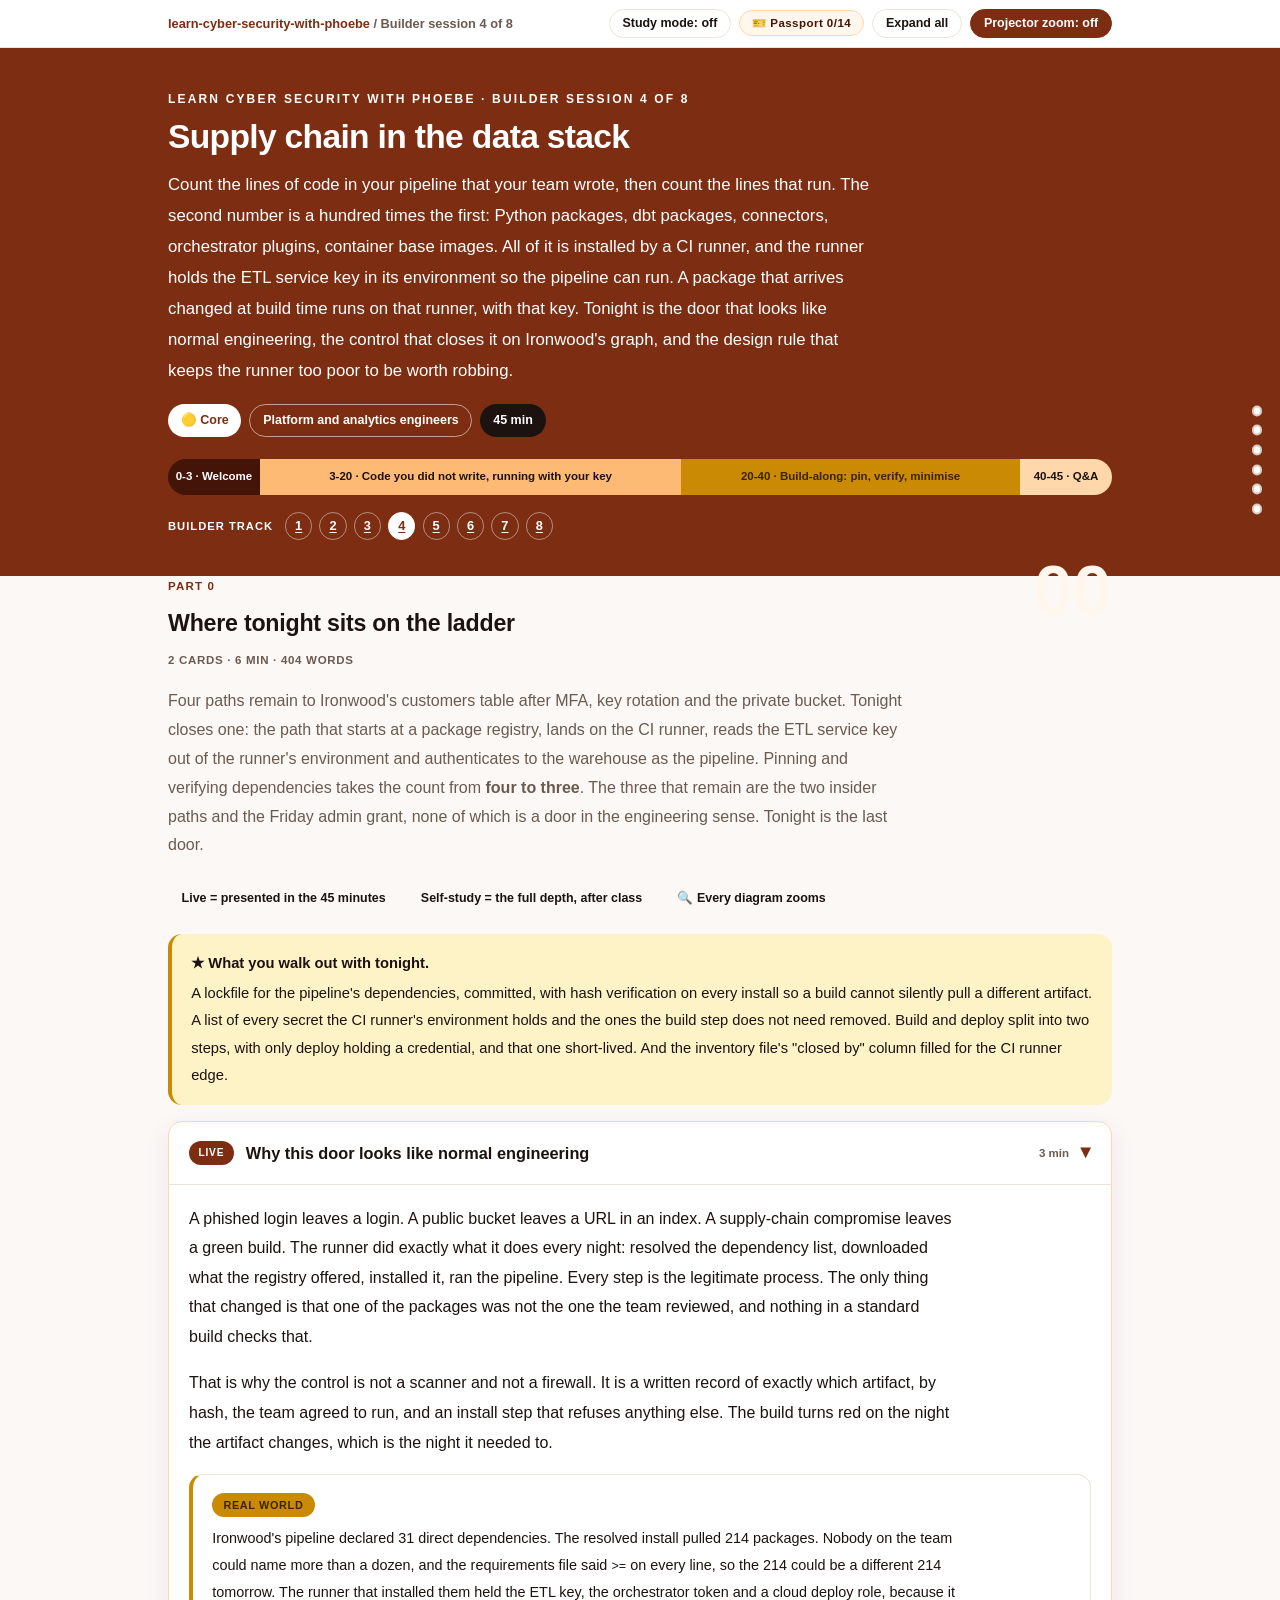
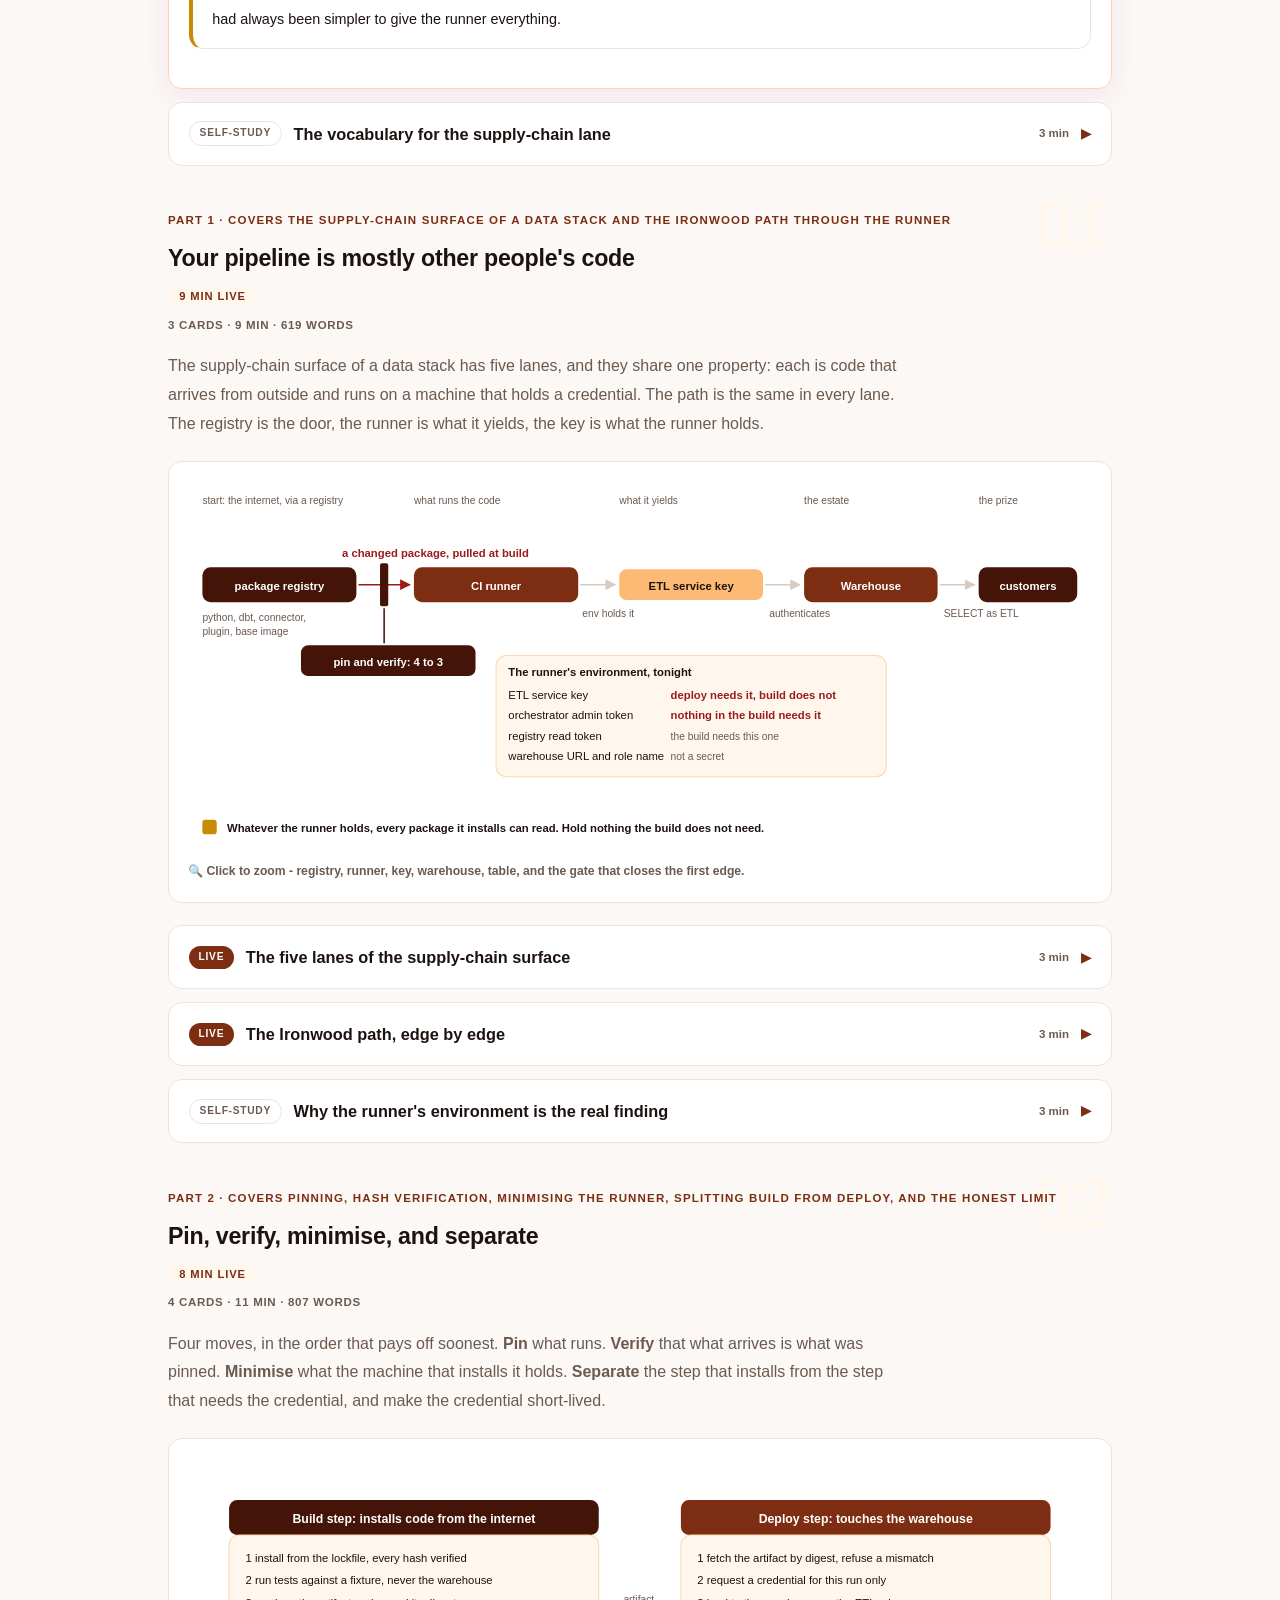
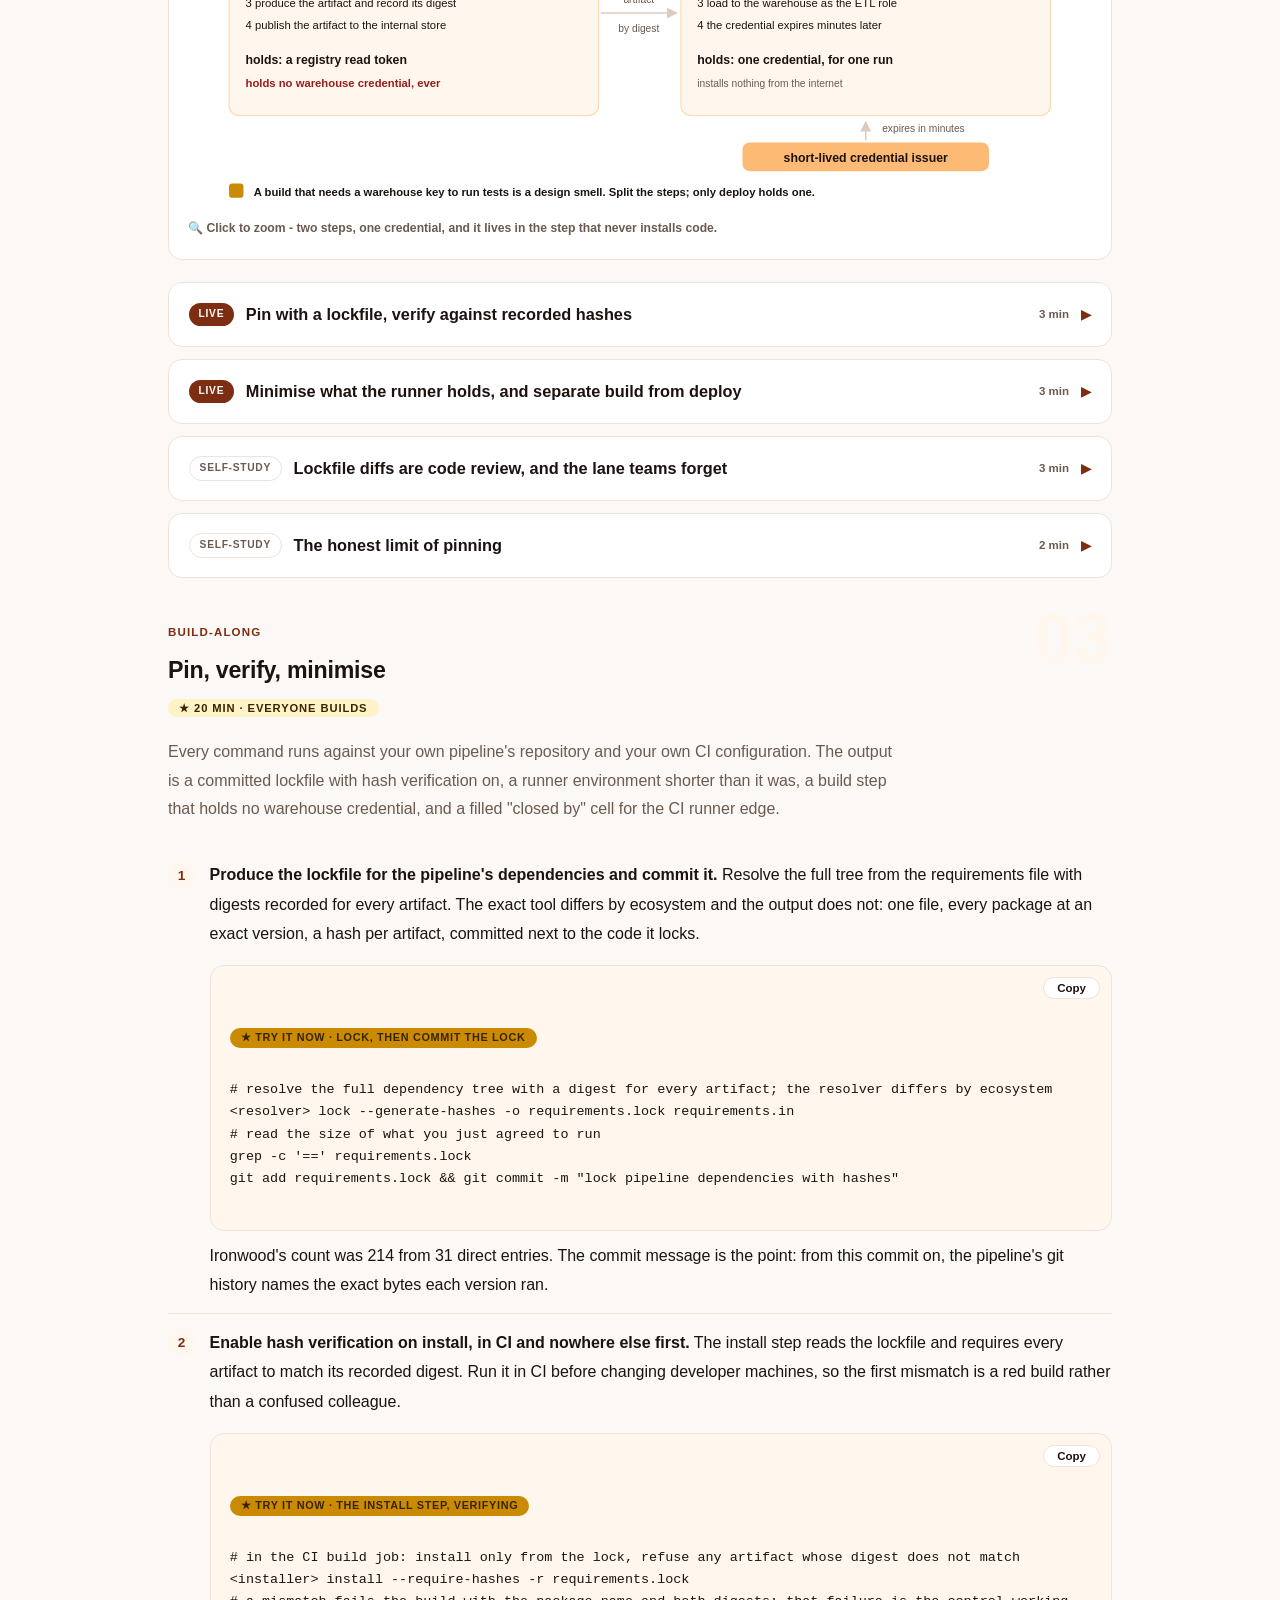
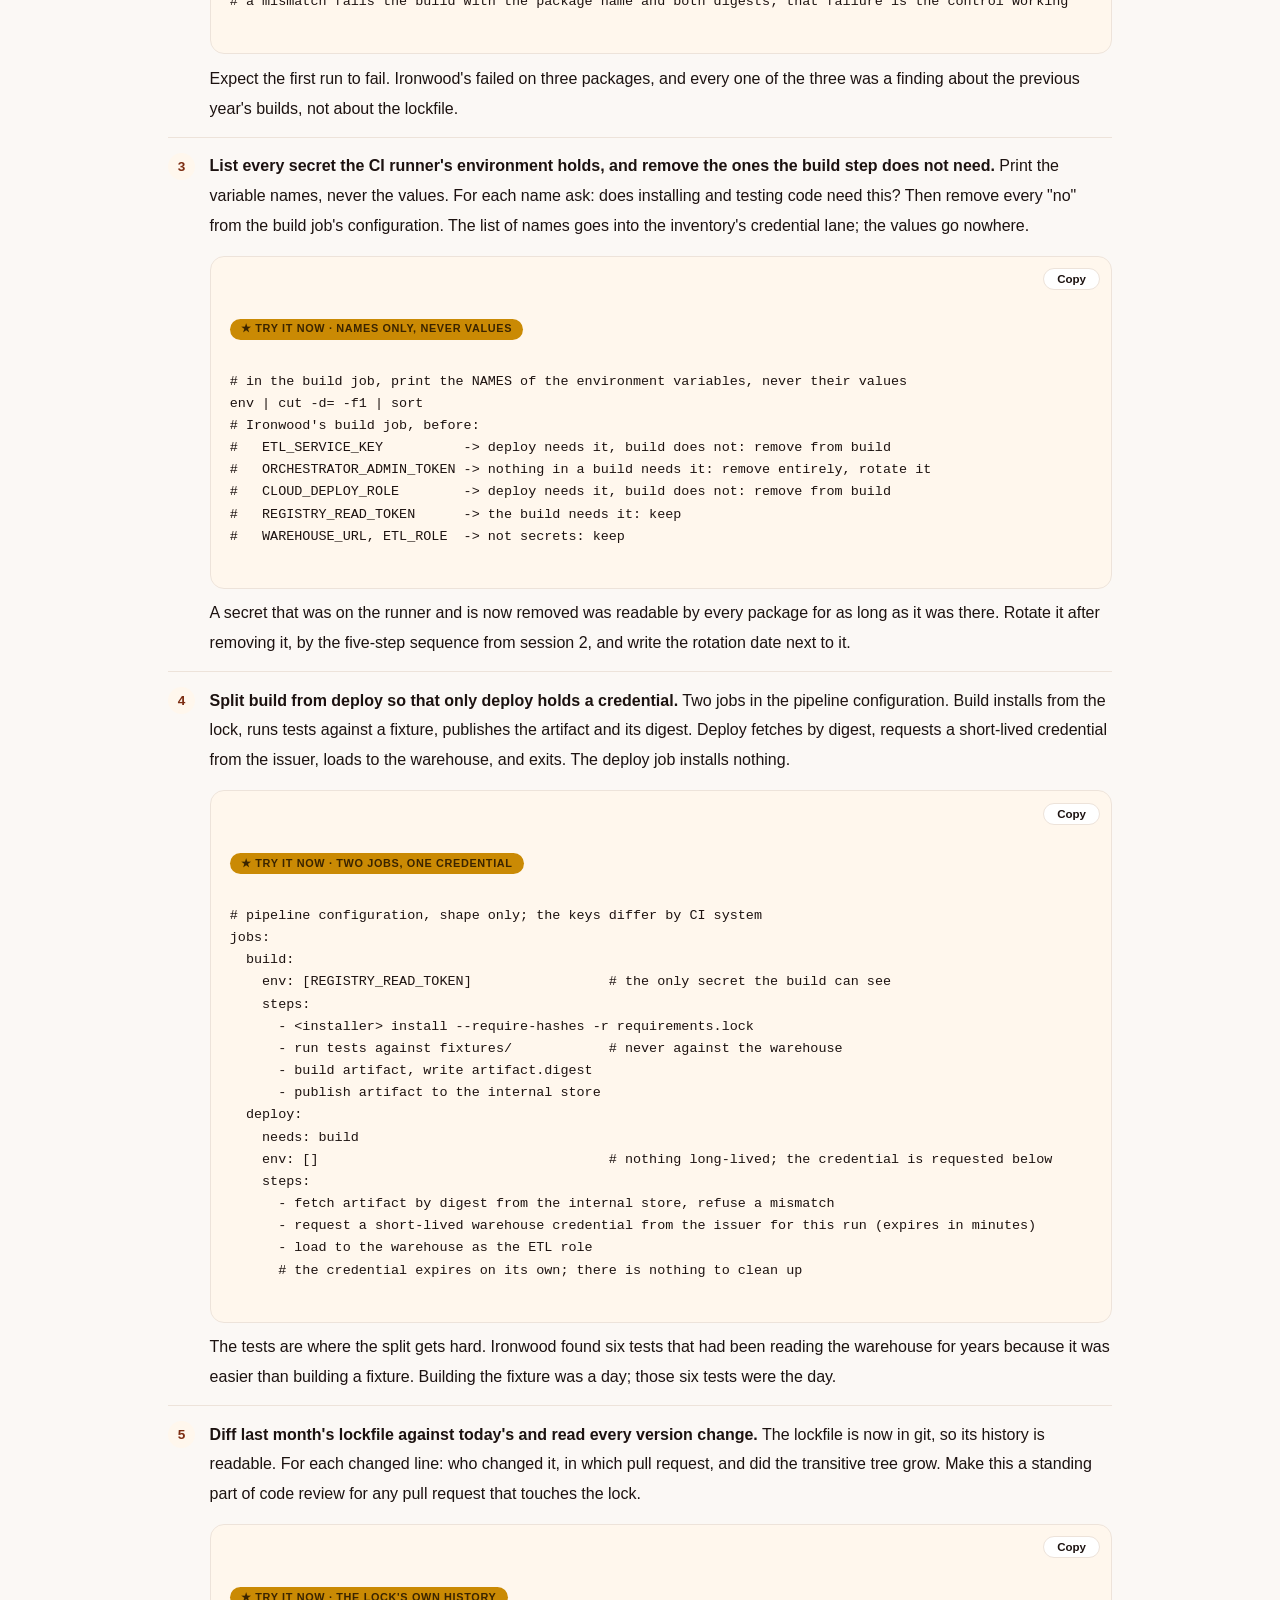
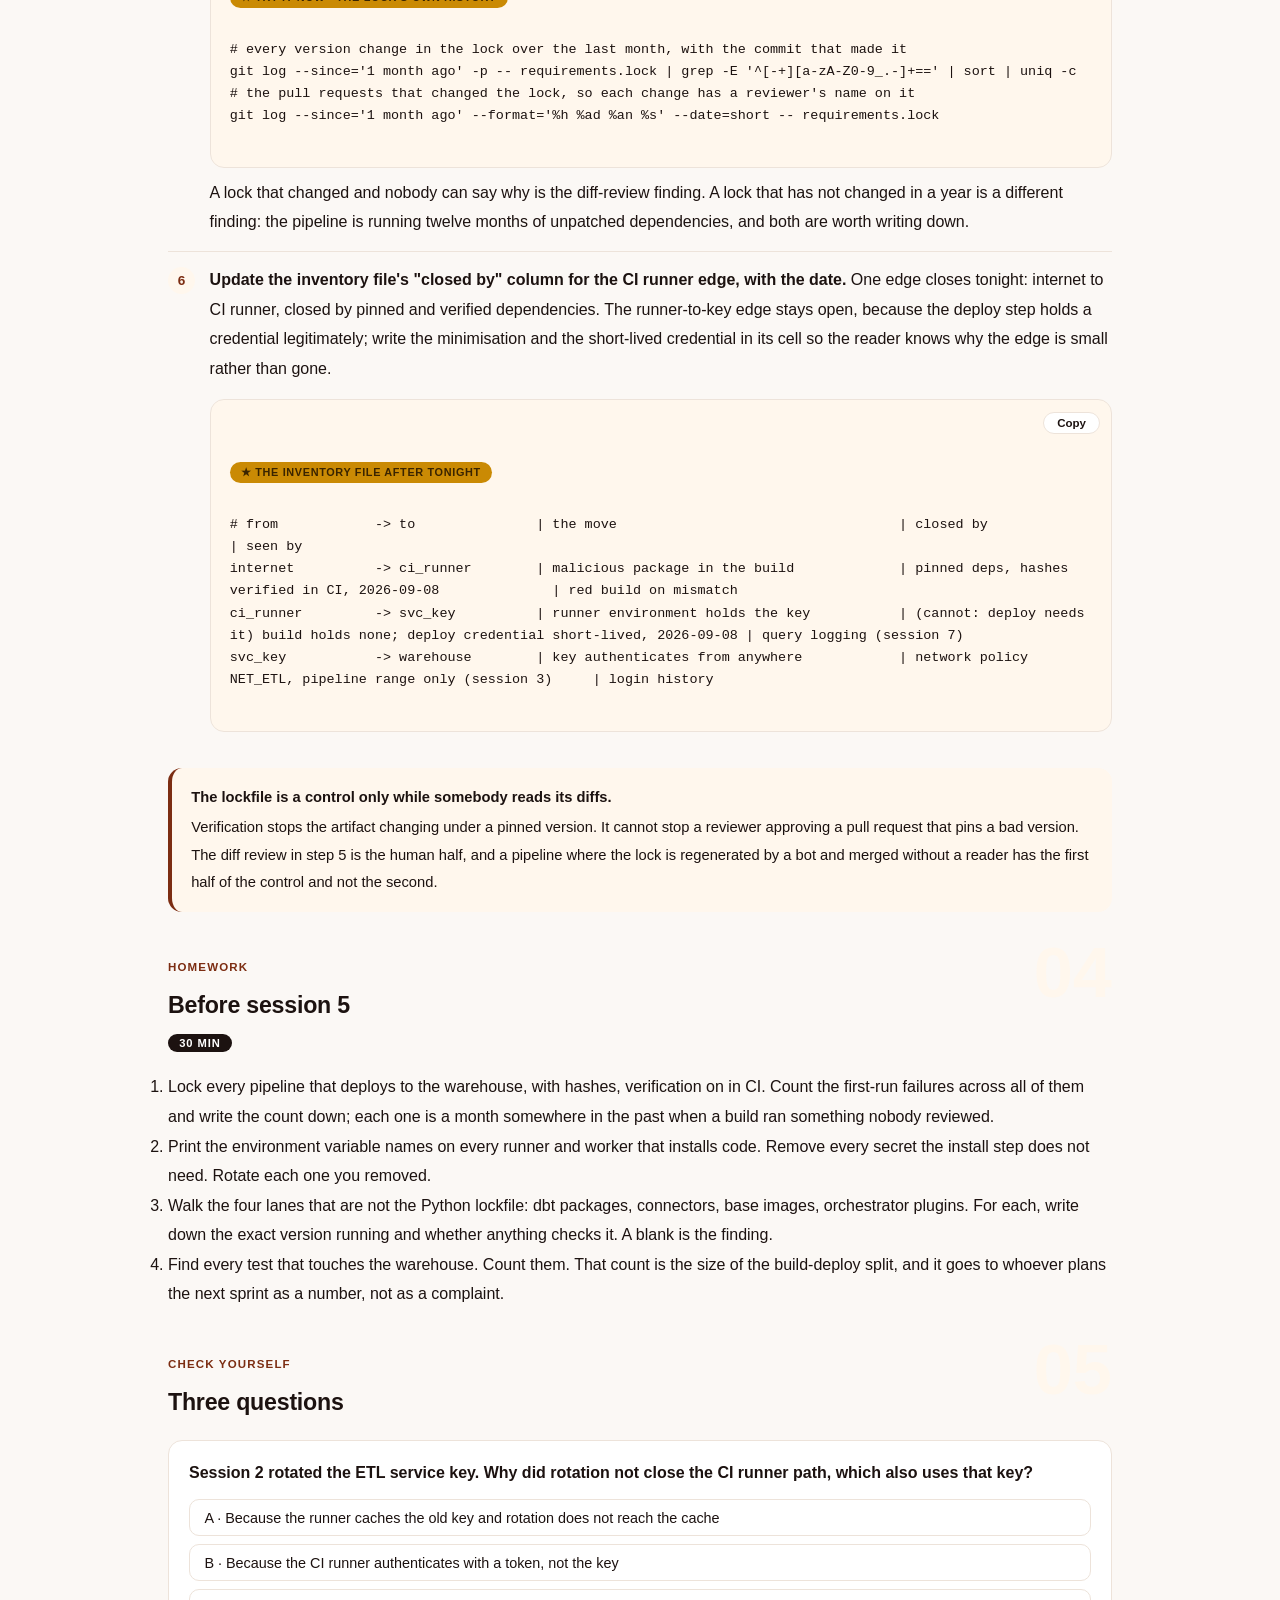
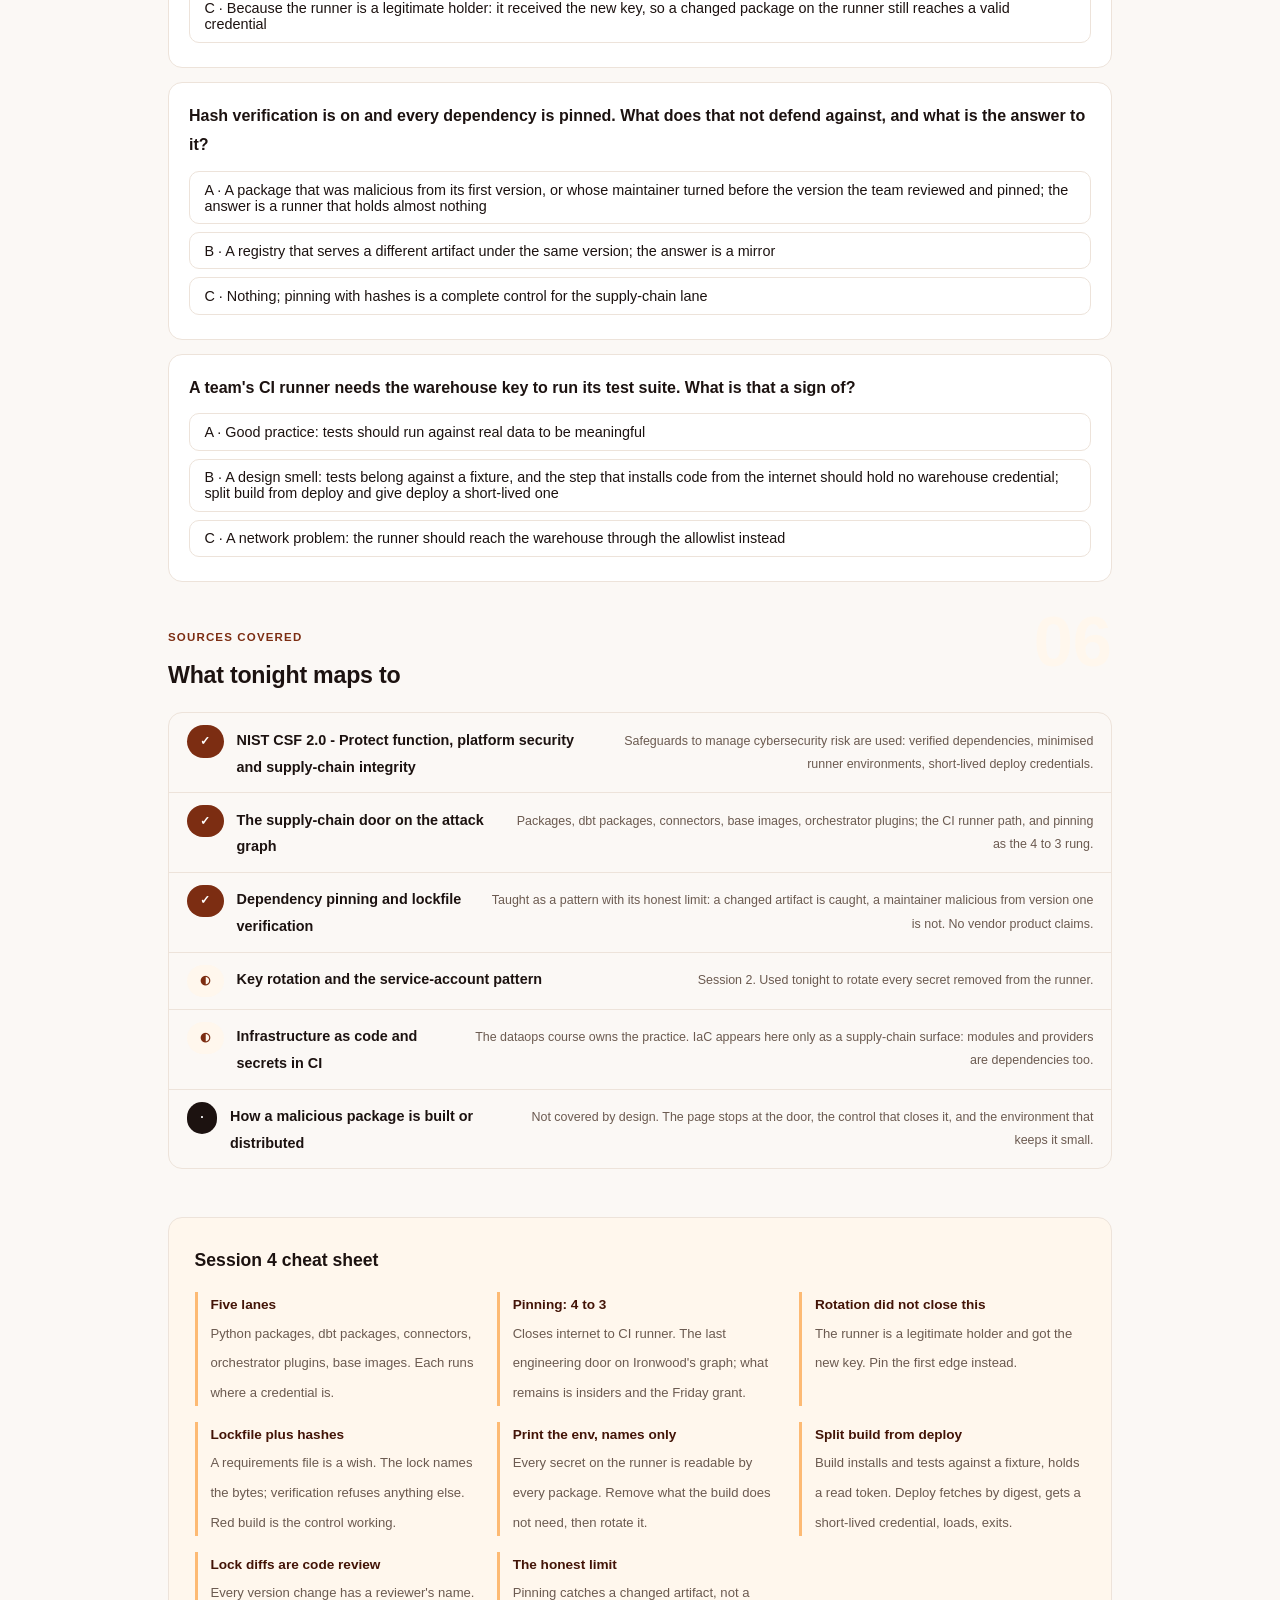
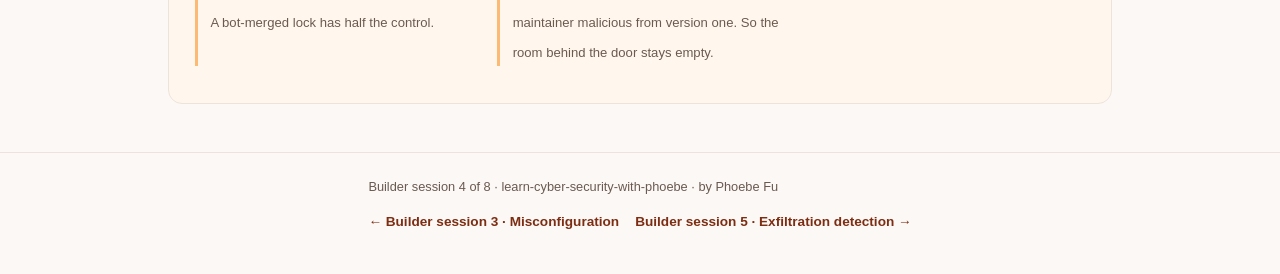
<file: courses/b4-supply-chain.html>
<!DOCTYPE html>
<html lang="en">
<head>
<meta charset="UTF-8">
<meta name="viewport" content="width=device-width, initial-scale=1.0">
<!-- social:start -->
<meta name="description" content="Builder session 4 of 8. Your pipeline is mostly other people's code, and it runs on a CI runner that holds the ETL service key. A package pulled at build time is a path to that key, and the key is a path to the warehouse. Pinning and verifying dependencies takes Ironwood's paths from four to three; a runner that holds nothing the build needs is why the remaining doors stay small.">
<meta property="og:type" content="article">
<meta property="og:site_name" content="Learn with Phoebe">
<meta property="og:title" content="Supply chain in the data stack - learn cyber security with phoebe">
<meta property="og:description" content="Builder session 4 of 8. Code you did not write, running with your key. Pin, verify, minimise, separate.">
<meta property="og:url" content="https://phoebefu6.github.io/learn-cyber-security-with-phoebe/courses/b4-supply-chain.html">
<meta property="og:image" content="https://phoebefu6.github.io/learn-cyber-security-with-phoebe/assets/og-cover.png">
<meta property="og:image:width" content="1200">
<meta property="og:image:height" content="630">
<meta name="twitter:card" content="summary_large_image">
<meta name="twitter:title" content="Supply chain in the data stack - learn cyber security with phoebe">
<meta name="twitter:description" content="Packages, dbt packages, connectors, base images, and the runner that installs them with your key. Pinning: four paths to three.">
<meta name="twitter:image" content="https://phoebefu6.github.io/learn-cyber-security-with-phoebe/assets/og-cover.png">
<!-- social:end -->
<title>Builder session 4 · Supply chain in the data stack - learn cyber security with phoebe</title>
<link rel="stylesheet" href="../assets/style.css?v=23">
</head>
<body>

<div class="toolbar">
  <div class="wrap">
    <span class="crumb"><a href="../index.html">learn-cyber-security-with-phoebe</a> / Builder session 4 of 8</span>
    <button class="btn" id="toggle-all" type="button">Expand all</button>
    <button class="btn primary" id="zoom-toggle" type="button">Projector zoom: off</button>
  </div>
</div>

<header class="masthead">
  <div class="wrap">
    <div class="eyebrow">Learn Cyber Security with Phoebe · Builder session 4 of 8</div>
    <h1>Supply chain <span class="accent">in the data stack</span></h1>
    <p class="sub">Count the lines of code in your pipeline that your team wrote, then count the lines that run. The second number is a hundred times the first: Python packages, dbt packages, connectors, orchestrator plugins, container base images. All of it is installed by a CI runner, and the runner holds the ETL service key in its environment so the pipeline can run. A package that arrives changed at build time runs on that runner, with that key. Tonight is the door that looks like normal engineering, the control that closes it on Ironwood's graph, and the design rule that keeps the runner too poor to be worth robbing.</p>
    <div class="chip-row">
      <span class="chip level">🟡 Core</span>
      <span class="chip audience">Platform and analytics engineers</span>
      <span class="chip time">45 min</span>
    </div>
    <div class="agenda">
      <span class="a1" style="flex:1">0-3 · Welcome</span>
      <span class="a2" style="flex:5">3-20 · Code you did not write, running with your key</span>
      <span class="a3" style="flex:4">20-40 · Build-along: pin, verify, minimise</span>
      <span class="a4" style="flex:1">40-45 · Q&amp;A</span>
    </div>
  </div>
</header>

<main class="wrap">

  <!-- ============ INTRO ============ -->
  <section class="section" id="intro">
    <div class="section-kicker">
      <span class="klabel">Part 0</span>
      <h2>Where tonight sits on the ladder</h2>
    </div>
    <p class="lede">Four paths remain to Ironwood's customers table after MFA, key rotation and the private bucket. Tonight closes one: the path that starts at a package registry, lands on the CI runner, reads the ETL service key out of the runner's environment and authenticates to the warehouse as the pipeline. Pinning and verifying dependencies takes the count from <strong>four to three</strong>. The three that remain are the two insider paths and the Friday admin grant, none of which is a door in the engineering sense. Tonight is the last door.</p>

    <div class="legend">
      <span class="pill">Live = presented in the 45 minutes</span>
      <span class="pill">Self-study = the full depth, after class</span>
      <span class="pill">🔍 Every diagram zooms</span>
    </div>

    <div class="callout win">
      <p><strong>★ What you walk out with tonight.</strong> A lockfile for the pipeline's dependencies, committed, with hash verification on every install so a build cannot silently pull a different artifact. A list of every secret the CI runner's environment holds and the ones the build step does not need removed. Build and deploy split into two steps, with only deploy holding a credential, and that one short-lived. And the inventory file's "closed by" column filled for the CI runner edge.</p>
    </div>

    <details class="card" open>
      <summary><span class="mode live">Live</span>Why this door looks like normal engineering<span class="mini">3 min</span><span class="caret">▶</span></summary>
      <div class="body">
        <p>A phished login leaves a login. A public bucket leaves a URL in an index. A supply-chain compromise leaves a green build. The runner did exactly what it does every night: resolved the dependency list, downloaded what the registry offered, installed it, ran the pipeline. Every step is the legitimate process. The only thing that changed is that one of the packages was not the one the team reviewed, and nothing in a standard build checks that.</p>
        <p>That is why the control is not a scanner and not a firewall. It is a written record of exactly which artifact, by hash, the team agreed to run, and an install step that refuses anything else. The build turns red on the night the artifact changes, which is the night it needed to.</p>
        <div class="callout example">
          <span class="ex-pill">Real world</span>
          <p>Ironwood's pipeline declared 31 direct dependencies. The resolved install pulled 214 packages. Nobody on the team could name more than a dozen, and the requirements file said <code class="mono">&gt;=</code> on every line, so the 214 could be a different 214 tomorrow. The runner that installed them held the ETL key, the orchestrator token and a cloud deploy role, because it had always been simpler to give the runner everything.</p>
        </div>
      </div>
    </details>

    <details class="card">
      <summary><span class="mode self">Self-study</span>The vocabulary for the supply-chain lane<span class="mini">3 min</span><span class="caret">▶</span></summary>
      <div class="body">
        <ul>
          <li><strong>Dependency</strong> - code your pipeline runs that your team did not write. Direct if you asked for it, transitive if something you asked for asked for it. Transitive dependencies outnumber direct ones by five to ten to one on a typical data pipeline.</li>
          <li><strong>Lockfile</strong> - the fully resolved list of every package and its exact version, committed next to the code. A requirements file says what you want; a lockfile says what you got.</li>
          <li><strong>Hash verification</strong> - the install step checks each downloaded artifact against a digest recorded in the lockfile and refuses a mismatch. Same name, same version, different bytes: refused.</li>
          <li><strong>CI runner</strong> - the machine that installs dependencies and runs the build. Whatever is in its environment is available to every package it installs. That is the whole problem in one sentence.</li>
          <li><strong>Build step</strong> - produce and test an artifact. <strong>Deploy step</strong> - put the artifact where it runs and give it what it needs to run. Only one of these needs a warehouse credential, and it is not the one that installs code from the internet.</li>
          <li><strong>Short-lived credential</strong> - one that is issued for the run and expires in minutes. A stolen short-lived credential is a door that closes itself.</li>
        </ul>
      </div>
    </details>
  </section>

  <!-- ============ PART 1 ============ -->
  <section class="section" id="part-1">
    <div class="section-kicker">
      <span class="klabel">Part 1 · covers the supply-chain surface of a data stack and the Ironwood path through the runner</span>
      <h2>Your pipeline is mostly other people's code</h2>
      <span class="tag concept">9 min live</span>
    </div>
    <p class="lede">The supply-chain surface of a data stack has five lanes, and they share one property: each is code that arrives from outside and runs on a machine that holds a credential. The path is the same in every lane. The registry is the door, the runner is what it yields, the key is what the runner holds.</p>

    <figure class="zoomable">
      <svg viewBox="0 0 880 360" xmlns="http://www.w3.org/2000/svg" role="img" aria-label="The supply-chain path: a package registry on the internet, a package pulled at build time onto the CI runner, the ETL service key held in the runner's environment, the warehouse, and the customers table. A pin-and-verify gate closes the edge from the registry to the runner, taking paths from four to three. A panel under the runner lists what its environment holds tonight and marks the ETL key as belonging to deploy, not build.">
        <style>
          .b4aT { font: 800 11px Inter, sans-serif; fill: #fff; }
          .b4aH { font: 800 11px Inter, sans-serif; fill: #1C1210; }
          .b4aB { font: 400 11px Inter, sans-serif; fill: #1C1210; }
          .b4aM { font: 400 10px Inter, sans-serif; fill: #6B5A50; }
          .b4aN { font: 700 11px Inter, sans-serif; fill: #1C1210; }
          .b4aR { font: 800 11px Inter, sans-serif; fill: #991B1B; }
        </style>
        <defs>
          <marker id="b4aAr" viewBox="0 0 10 10" refX="9" refY="5" markerWidth="7" markerHeight="7" orient="auto"><path d="M0,0 L10,5 L0,10 z" fill="#D9CBC0"></path></marker>
          <marker id="b4aRd" viewBox="0 0 10 10" refX="9" refY="5" markerWidth="7" markerHeight="7" orient="auto"><path d="M0,0 L10,5 L0,10 z" fill="#991B1B"></path></marker>
        </defs>

        <text class="b4aM" x="14" y="22">start: the internet, via a registry</text>
        <text class="b4aM" x="220" y="22">what runs the code</text>
        <text class="b4aM" x="420" y="22">what it yields</text>
        <text class="b4aM" x="600" y="22">the estate</text>
        <text class="b4aM" x="770" y="22">the prize</text>

        <rect x="14" y="84" width="150" height="34" rx="8" fill="#431407"></rect>
        <text class="b4aT" x="89" y="106" text-anchor="middle">package registry</text>
        <text class="b4aM" x="14" y="136">python, dbt, connector,</text>
        <text class="b4aM" x="14" y="150">plugin, base image</text>

        <rect x="220" y="84" width="160" height="34" rx="8" fill="#7C2D12"></rect>
        <text class="b4aT" x="300" y="106" text-anchor="middle">CI runner</text>
        <rect x="420" y="86" width="140" height="30" rx="7" fill="#FDBA74"></rect>
        <text class="b4aH" x="490" y="106" text-anchor="middle">ETL service key</text>
        <rect x="600" y="84" width="130" height="34" rx="8" fill="#7C2D12"></rect>
        <text class="b4aT" x="665" y="106" text-anchor="middle">Warehouse</text>
        <rect x="770" y="84" width="96" height="34" rx="8" fill="#431407"></rect>
        <text class="b4aT" x="818" y="106" text-anchor="middle">customers</text>

        <line x1="166" y1="101" x2="216" y2="101" stroke="#991B1B" stroke-width="1.5" marker-end="url(#b4aRd)"></line>
        <text class="b4aR" x="150" y="74">a changed package, pulled at build</text>
        <line x1="382" y1="101" x2="416" y2="101" stroke="#D9CBC0" stroke-width="1.5" marker-end="url(#b4aAr)"></line>
        <line x1="562" y1="101" x2="596" y2="101" stroke="#D9CBC0" stroke-width="1.5" marker-end="url(#b4aAr)"></line>
        <line x1="732" y1="101" x2="766" y2="101" stroke="#D9CBC0" stroke-width="1.5" marker-end="url(#b4aAr)"></line>
        <text class="b4aM" x="384" y="132">env holds it</text>
        <text class="b4aM" x="566" y="132">authenticates</text>
        <text class="b4aM" x="736" y="132">SELECT as ETL</text>

        <rect x="187" y="80" width="8" height="42" rx="2" fill="#431407"></rect>
        <line x1="191" y1="124" x2="191" y2="158" stroke="#431407" stroke-width="1.5"></line>
        <rect x="110" y="160" width="170" height="30" rx="7" fill="#431407"></rect>
        <text class="b4aT" x="195" y="180" text-anchor="middle">pin and verify: 4 to 3</text>

        <rect x="300" y="170" width="380" height="118" rx="10" fill="#FFF7ED" stroke="#FED7AA"></rect>
        <text class="b4aH" x="312" y="190">The runner's environment, tonight</text>
        <text class="b4aB" x="312" y="212">ETL service key</text>
        <text class="b4aR" x="470" y="212">deploy needs it, build does not</text>
        <text class="b4aB" x="312" y="232">orchestrator admin token</text>
        <text class="b4aR" x="470" y="232">nothing in the build needs it</text>
        <text class="b4aB" x="312" y="252">registry read token</text>
        <text class="b4aM" x="470" y="252">the build needs this one</text>
        <text class="b4aB" x="312" y="272">warehouse URL and role name</text>
        <text class="b4aM" x="470" y="272">not a secret</text>

        <rect x="14" y="330" width="14" height="14" rx="3" fill="#CA8A04"></rect>
        <text class="b4aN" x="38" y="342">Whatever the runner holds, every package it installs can read. Hold nothing the build does not need.</text>
      </svg>
      <figcaption>🔍 Click to zoom - registry, runner, key, warehouse, table, and the gate that closes the first edge.</figcaption>
    </figure>

    <details class="card">
      <summary><span class="mode live">Live</span>The five lanes of the supply-chain surface<span class="mini">3 min</span><span class="caret">▶</span></summary>
      <div class="body">
        <table class="clean">
          <thead><tr><th>Lane</th><th>What arrives</th><th>Where it runs</th><th>What it can reach there</th></tr></thead>
          <tbody>
            <tr><td>Python packages</td><td>The pipeline's libraries and their transitive tree</td><td>CI runner, orchestrator workers</td><td>Everything in the process environment</td></tr>
            <tr><td>dbt packages</td><td>Macros and models pulled by the packages file</td><td>Wherever dbt runs, with the warehouse profile</td><td>The warehouse, as the transformation role</td></tr>
            <tr><td>Connectors</td><td>Source and destination plugins, often binaries</td><td>Ingestion workers</td><td>Source credentials and the landing zone</td></tr>
            <tr><td>Orchestrator plugins</td><td>Providers, operators, hooks</td><td>The scheduler and every worker</td><td>Every connection the orchestrator stores</td></tr>
            <tr><td>Container base images</td><td>The operating system under all of the above</td><td>Everywhere</td><td>Everything, before your code starts</td></tr>
          </tbody>
        </table>
        <p>The fourth column is the one that matters. In every lane the answer is "whatever that machine holds", which is why the control has two halves: make sure the code that arrives is the code you reviewed, and make sure the machine it arrives on holds as little as possible in case the first half fails.</p>
      </div>
    </details>

    <details class="card">
      <summary><span class="mode live">Live</span>The Ironwood path, edge by edge<span class="mini">3 min</span><span class="caret">▶</span></summary>
      <div class="body">
        <p><strong>Internet to CI runner</strong>: a package the build pulls arrives changed. Not a new package the team added; a version of one they already trusted, republished with something extra. The build installs it because the requirements file says any version at or above a floor. <strong>CI runner to ETL service key</strong>: the runner's environment holds the key, so anything running on the runner can read it. This edge has no control that closes it, because the runner holds the key legitimately; the pipeline needs it. <strong>Key to warehouse</strong>: the key authenticates. <strong>Warehouse to customers</strong>: a SELECT as the ETL role, which reads every table because it loads every table.</p>
        <p>Session 2 rotated the key, and the rotation did nothing to this path: the runner got the new key, because the runner is a legitimate holder. The graph shows the distinction. Rotation closed the copy in git history and left the copy in the runner's environment, which is the copy this path uses. Pinning closes the first edge, and the count moves from four to three.</p>
        <div class="callout example">
          <span class="ex-pill">Real world</span>
          <p>Ironwood's nightly build ran at 02:00. The pipeline's query history shows the ETL role reading customers every night at 02:14, as it should, to build the marketing extract. A malicious read at 02:15 by the same role from the same runner would be one more line in the same log, indistinguishable by identity. Session 5 is about what would distinguish it: the volume and the destination. Tonight is about the package never landing.</p>
        </div>
      </div>
    </details>

    <details class="card">
      <summary><span class="mode self">Self-study</span>Why the runner's environment is the real finding<span class="mini">3 min</span><span class="caret">▶</span></summary>
      <div class="body">
        <p>Pinning takes the path count from four to three, and the honest observation is that it does so by closing one door out of a class that keeps growing. Registries get new packages every day; a team adds a dependency every sprint; the lockfile is regenerated every time somebody upgrades. Each regeneration is a moment when a changed artifact can enter, reviewed or not. The control holds as long as the review holds.</p>
        <p>So the second half of the design is not optional. A runner that holds the ETL key, an orchestrator admin token and a cloud deploy role is a runner where a single missed review costs the estate. A runner that holds a registry read token and nothing else is a runner where the same miss costs a build. The environment is what decides which of those you are running, and it is a list you can print tonight.</p>
        <ul>
          <li><strong>Every secret on the runner is reachable by every package.</strong> Not by a clever package; by any package. Environment variables are read with one line.</li>
          <li><strong>A runner that needs a warehouse key to run tests is a design smell.</strong> Tests run against a fixture. If they cannot, the pipeline is not testable, and that is the finding.</li>
          <li><strong>The credential belongs to the step that loads.</strong> And that step should be issued the credential for the run, not hold it between runs.</li>
        </ul>
      </div>
    </details>
  </section>

  <!-- ============ PART 2 ============ -->
  <section class="section" id="part-2">
    <div class="section-kicker">
      <span class="klabel">Part 2 · covers pinning, hash verification, minimising the runner, splitting build from deploy, and the honest limit</span>
      <h2>Pin, verify, minimise, and separate</h2>
      <span class="tag concept">8 min live</span>
    </div>
    <p class="lede">Four moves, in the order that pays off soonest. <strong>Pin</strong> what runs. <strong>Verify</strong> that what arrives is what was pinned. <strong>Minimise</strong> what the machine that installs it holds. <strong>Separate</strong> the step that installs from the step that needs the credential, and make the credential short-lived.</p>

    <figure class="zoomable">
      <svg viewBox="0 0 880 340" xmlns="http://www.w3.org/2000/svg" role="img" aria-label="Build and deploy as two separate boxes. The build step installs from the lockfile with hashes verified, runs tests against a fixture, produces an artifact and its digest, and holds only a registry read token. An arrow carries the artifact by digest to the deploy step, which requests a short-lived credential from an issuer, loads to the warehouse as the ETL role, and holds the credential only for the run.">
        <style>
          .b4bT { font: 800 12px Inter, sans-serif; fill: #fff; }
          .b4bH { font: 800 12px Inter, sans-serif; fill: #1C1210; }
          .b4bB { font: 400 11px Inter, sans-serif; fill: #1C1210; }
          .b4bM { font: 400 10px Inter, sans-serif; fill: #6B5A50; }
          .b4bN { font: 700 11px Inter, sans-serif; fill: #1C1210; }
          .b4bR { font: 800 11px Inter, sans-serif; fill: #991B1B; }
        </style>
        <defs>
          <marker id="b4bAr" viewBox="0 0 10 10" refX="9" refY="5" markerWidth="7" markerHeight="7" orient="auto"><path d="M0,0 L10,5 L0,10 z" fill="#D9CBC0"></path></marker>
        </defs>

        <rect x="40" y="40" width="360" height="34" rx="8" fill="#431407"></rect>
        <text class="b4bT" x="220" y="62" text-anchor="middle">Build step: installs code from the internet</text>
        <rect x="40" y="74" width="360" height="176" rx="10" fill="#FFF7ED" stroke="#FED7AA"></rect>
        <text class="b4bB" x="56" y="100">1  install from the lockfile, every hash verified</text>
        <text class="b4bB" x="56" y="122">2  run tests against a fixture, never the warehouse</text>
        <text class="b4bB" x="56" y="144">3  produce the artifact and record its digest</text>
        <text class="b4bB" x="56" y="166">4  publish the artifact to the internal store</text>
        <text class="b4bH" x="56" y="200">holds: a registry read token</text>
        <text class="b4bR" x="56" y="222">holds no warehouse credential, ever</text>

        <line x1="402" y1="150" x2="476" y2="150" stroke="#D9CBC0" stroke-width="1.5" marker-end="url(#b4bAr)"></line>
        <text class="b4bM" x="439" y="140" text-anchor="middle">artifact</text>
        <text class="b4bM" x="439" y="168" text-anchor="middle">by digest</text>

        <rect x="480" y="40" width="360" height="34" rx="8" fill="#7C2D12"></rect>
        <text class="b4bT" x="660" y="62" text-anchor="middle">Deploy step: touches the warehouse</text>
        <rect x="480" y="74" width="360" height="176" rx="10" fill="#FFF7ED" stroke="#FED7AA"></rect>
        <text class="b4bB" x="496" y="100">1  fetch the artifact by digest, refuse a mismatch</text>
        <text class="b4bB" x="496" y="122">2  request a credential for this run only</text>
        <text class="b4bB" x="496" y="144">3  load to the warehouse as the ETL role</text>
        <text class="b4bB" x="496" y="166">4  the credential expires minutes later</text>
        <text class="b4bH" x="496" y="200">holds: one credential, for one run</text>
        <text class="b4bM" x="496" y="222">installs nothing from the internet</text>

        <rect x="540" y="276" width="240" height="28" rx="7" fill="#FDBA74"></rect>
        <text class="b4bH" x="660" y="295" text-anchor="middle">short-lived credential issuer</text>
        <line x1="660" y1="274" x2="660" y2="256" stroke="#D9CBC0" stroke-width="1.5" marker-end="url(#b4bAr)"></line>
        <text class="b4bM" x="676" y="266">expires in minutes</text>

        <rect x="40" y="316" width="14" height="14" rx="3" fill="#CA8A04"></rect>
        <text class="b4bN" x="64" y="328">A build that needs a warehouse key to run tests is a design smell. Split the steps; only deploy holds one.</text>
      </svg>
      <figcaption>🔍 Click to zoom - two steps, one credential, and it lives in the step that never installs code.</figcaption>
    </figure>

    <details class="card">
      <summary><span class="mode live">Live</span>Pin with a lockfile, verify against recorded hashes<span class="mini">3 min</span><span class="caret">▶</span></summary>
      <div class="body">
        <p>A requirements file with version floors is a wish. The lockfile is the fully resolved tree, every package at an exact version, with the digest of the artifact that was downloaded when the lock was made. It is committed next to the code, so the version of the pipeline in git names the exact bytes it runs.</p>
        <p>Verification is the half that makes the lockfile a control rather than documentation. With hash checking on, the installer compares each downloaded artifact to the digest in the lockfile and refuses a mismatch. Same package name, same version number, different bytes: the build fails. That failure is the whole point. A republished artifact under an existing version, a registry that served something else, a mirror that was tampered with: all of them are the same red build.</p>
        <div class="callout example">
          <span class="ex-pill">Real world</span>
          <p>Ironwood's first locked build failed on three packages. Two were pinned to versions that no longer existed on the registry, which meant the previous nightly builds had been silently resolving to something newer for months. The third had a hash mismatch against a version the team had never upgraded, and the investigation of that one is the story the platform team tells new hires.</p>
        </div>
      </div>
    </details>

    <details class="card">
      <summary><span class="mode live">Live</span>Minimise what the runner holds, and separate build from deploy<span class="mini">3 min</span><span class="caret">▶</span></summary>
      <div class="body">
        <p>Print the runner's environment. Every secret on the list is reachable by every one of the 214 packages. Then ask of each one: does the step that installs code need this to do its job? A registry read token, yes. A warehouse key, no; the build does not query the warehouse, it builds an artifact and tests it against a fixture. An orchestrator admin token, no; nothing in a build needs to administer the scheduler. A cloud deploy role, no; that is the deploy step's job.</p>
        <p>The separation follows from the list. The <strong>build step</strong> installs, tests, produces an artifact and its digest, and holds a read token. The <strong>deploy step</strong> fetches the artifact by digest, requests a short-lived credential from an issuer that trusts the pipeline's identity, loads to the warehouse, and lets the credential expire. It installs nothing from the internet, so a changed package never runs where a credential is. The credential is issued for minutes, so even a copy of it is a door that closes itself.</p>
        <p>The cost is a second job in the pipeline and an issuer to configure. Ironwood's split took a day and a half, most of it discovering which tests had quietly been hitting the warehouse.</p>
      </div>
    </details>

    <details class="card">
      <summary><span class="mode self">Self-study</span>Lockfile diffs are code review, and the lane teams forget<span class="mini">3 min</span><span class="caret">▶</span></summary>
      <div class="body">
        <p>A lockfile changes when somebody upgrades, and an upgrade is the moment a changed artifact can enter with a reviewer's approval. So the lockfile diff is part of the pull request, read like code. For each version change: is this a version the maintainer published, does the changelog account for it, did the transitive tree grow, and by what. A diff that adds forty packages to upgrade one is a question, not a merge.</p>
        <p>The lane teams forget is the one that is not "code" in the repository's sense. dbt packages are declared in a packages file and pulled at run time by the dbt process, which holds the warehouse profile. Connectors are configured in a UI and updated by the platform. Orchestrator providers arrive with the orchestrator image. None of these appear in the Python lockfile, and each runs with a credential. Every one of them needs the same treatment: an exact version written down, a check that the version running is the version written, and a diff when it changes.</p>
        <ul>
          <li><strong>dbt packages</strong>: pin to an exact version or a commit in the packages file, and diff it in review like the lockfile.</li>
          <li><strong>Connectors</strong>: record the version running against each source; the platform's own changelog is the diff.</li>
          <li><strong>Base images</strong>: pin by digest, not by tag. A tag is a name that can move; a digest is the bytes.</li>
          <li><strong>Orchestrator plugins</strong>: they arrive with the image, so pinning the image by digest pins them.</li>
        </ul>
      </div>
    </details>

    <details class="card">
      <summary><span class="mode self">Self-study</span>The honest limit of pinning<span class="mini">2 min</span><span class="caret">▶</span></summary>
      <div class="body">
        <p>Pinning and verification defend against a changed artifact: a package that was one thing when the team reviewed it and another thing when the build pulled it. They do not defend against a maintainer who was malicious from the first version, or a package that was fine for three years and whose maintainer account changed hands last month with the code changing in the release the team then reviewed and pinned. Review catches some of that. Nothing catches all of it.</p>
        <p>Which is why the runner still holds as little as possible even after every dependency is pinned and verified. The first half of the control makes the door hard to open; the second half makes the room behind it nearly empty. On the bench, pinning is the 4 to 3 rung. Minimising the runner does not move the count at all, and it is the reason the count stays at three when a pin is wrong.</p>
      </div>
    </details>
  </section>

  <!-- ============ DEMO ============ -->
  <section class="section" id="demo-1">
    <div class="section-kicker">
      <span class="klabel">Build-along</span>
      <h2>Pin, verify, minimise</h2>
      <span class="tag demo">★ 20 min · everyone builds</span>
    </div>
    <p class="lede">Every command runs against your own pipeline's repository and your own CI configuration. The output is a committed lockfile with hash verification on, a runner environment shorter than it was, a build step that holds no warehouse credential, and a filled "closed by" cell for the CI runner edge.</p>

    <div class="steps">
      <div class="step">
        <p><strong>Produce the lockfile for the pipeline's dependencies and commit it.</strong> Resolve the full tree from the requirements file with digests recorded for every artifact. The exact tool differs by ecosystem and the output does not: one file, every package at an exact version, a hash per artifact, committed next to the code it locks.</p>
        <div class="prompt-box good">
          <span class="label">★ Try it now · lock, then commit the lock</span>
# resolve the full dependency tree with a digest for every artifact; the resolver differs by ecosystem
&lt;resolver&gt; lock --generate-hashes -o requirements.lock requirements.in
# read the size of what you just agreed to run
grep -c '==' requirements.lock
git add requirements.lock &amp;&amp; git commit -m "lock pipeline dependencies with hashes"
        </div>
        <p>Ironwood's count was 214 from 31 direct entries. The commit message is the point: from this commit on, the pipeline's git history names the exact bytes each version ran.</p>
      </div>
      <div class="step">
        <p><strong>Enable hash verification on install, in CI and nowhere else first.</strong> The install step reads the lockfile and requires every artifact to match its recorded digest. Run it in CI before changing developer machines, so the first mismatch is a red build rather than a confused colleague.</p>
        <div class="prompt-box good">
          <span class="label">★ Try it now · the install step, verifying</span>
# in the CI build job: install only from the lock, refuse any artifact whose digest does not match
&lt;installer&gt; install --require-hashes -r requirements.lock
# a mismatch fails the build with the package name and both digests; that failure is the control working
        </div>
        <p>Expect the first run to fail. Ironwood's failed on three packages, and every one of the three was a finding about the previous year's builds, not about the lockfile.</p>
      </div>
      <div class="step">
        <p><strong>List every secret the CI runner's environment holds, and remove the ones the build step does not need.</strong> Print the variable names, never the values. For each name ask: does installing and testing code need this? Then remove every "no" from the build job's configuration. The list of names goes into the inventory's credential lane; the values go nowhere.</p>
        <div class="prompt-box good">
          <span class="label">★ Try it now · names only, never values</span>
# in the build job, print the NAMES of the environment variables, never their values
env | cut -d= -f1 | sort
# Ironwood's build job, before:
#   ETL_SERVICE_KEY          -> deploy needs it, build does not: remove from build
#   ORCHESTRATOR_ADMIN_TOKEN -> nothing in a build needs it: remove entirely, rotate it
#   CLOUD_DEPLOY_ROLE        -> deploy needs it, build does not: remove from build
#   REGISTRY_READ_TOKEN      -> the build needs it: keep
#   WAREHOUSE_URL, ETL_ROLE  -> not secrets: keep
        </div>
        <p>A secret that was on the runner and is now removed was readable by every package for as long as it was there. Rotate it after removing it, by the five-step sequence from session 2, and write the rotation date next to it.</p>
      </div>
      <div class="step">
        <p><strong>Split build from deploy so that only deploy holds a credential.</strong> Two jobs in the pipeline configuration. Build installs from the lock, runs tests against a fixture, publishes the artifact and its digest. Deploy fetches by digest, requests a short-lived credential from the issuer, loads to the warehouse, and exits. The deploy job installs nothing.</p>
        <div class="prompt-box good">
          <span class="label">★ Try it now · two jobs, one credential</span>
# pipeline configuration, shape only; the keys differ by CI system
jobs:
  build:
    env: [REGISTRY_READ_TOKEN]                 # the only secret the build can see
    steps:
      - &lt;installer&gt; install --require-hashes -r requirements.lock
      - run tests against fixtures/            # never against the warehouse
      - build artifact, write artifact.digest
      - publish artifact to the internal store
  deploy:
    needs: build
    env: []                                    # nothing long-lived; the credential is requested below
    steps:
      - fetch artifact by digest from the internal store, refuse a mismatch
      - request a short-lived warehouse credential from the issuer for this run (expires in minutes)
      - load to the warehouse as the ETL role
      # the credential expires on its own; there is nothing to clean up
        </div>
        <p>The tests are where the split gets hard. Ironwood found six tests that had been reading the warehouse for years because it was easier than building a fixture. Building the fixture was a day; those six tests were the day.</p>
      </div>
      <div class="step">
        <p><strong>Diff last month's lockfile against today's and read every version change.</strong> The lockfile is now in git, so its history is readable. For each changed line: who changed it, in which pull request, and did the transitive tree grow. Make this a standing part of code review for any pull request that touches the lock.</p>
        <div class="prompt-box good">
          <span class="label">★ Try it now · the lock's own history</span>
# every version change in the lock over the last month, with the commit that made it
git log --since='1 month ago' -p -- requirements.lock | grep -E '^[-+][a-zA-Z0-9_.-]+==' | sort | uniq -c
# the pull requests that changed the lock, so each change has a reviewer's name on it
git log --since='1 month ago' --format='%h %ad %an %s' --date=short -- requirements.lock
        </div>
        <p>A lock that changed and nobody can say why is the diff-review finding. A lock that has not changed in a year is a different finding: the pipeline is running twelve months of unpatched dependencies, and both are worth writing down.</p>
      </div>
      <div class="step">
        <p><strong>Update the inventory file's "closed by" column for the CI runner edge, with the date.</strong> One edge closes tonight: internet to CI runner, closed by pinned and verified dependencies. The runner-to-key edge stays open, because the deploy step holds a credential legitimately; write the minimisation and the short-lived credential in its cell so the reader knows why the edge is small rather than gone.</p>
        <div class="prompt-box good">
          <span class="label">★ The inventory file after tonight</span>
# from            -> to               | the move                                   | closed by                                                    | seen by
internet          -> ci_runner        | malicious package in the build             | pinned deps, hashes verified in CI, 2026-09-08              | red build on mismatch
ci_runner         -> svc_key          | runner environment holds the key           | (cannot: deploy needs it) build holds none; deploy credential short-lived, 2026-09-08 | query logging (session 7)
svc_key           -> warehouse        | key authenticates from anywhere            | network policy NET_ETL, pipeline range only (session 3)     | login history
        </div>
      </div>
    </div>

    <div class="callout tip">
      <p><strong>The lockfile is a control only while somebody reads its diffs.</strong> Verification stops the artifact changing under a pinned version. It cannot stop a reviewer approving a pull request that pins a bad version. The diff review in step 5 is the human half, and a pipeline where the lock is regenerated by a bot and merged without a reader has the first half of the control and not the second.</p>
    </div>
  </section>

  <!-- ============ HOMEWORK ============ -->
  <section class="section" id="exercise">
    <div class="section-kicker">
      <span class="klabel">Homework</span>
      <h2>Before session 5</h2>
      <span class="tag exercise">30 min</span>
    </div>
    <ol>
      <li>Lock every pipeline that deploys to the warehouse, with hashes, verification on in CI. Count the first-run failures across all of them and write the count down; each one is a month somewhere in the past when a build ran something nobody reviewed.</li>
      <li>Print the environment variable names on every runner and worker that installs code. Remove every secret the install step does not need. Rotate each one you removed.</li>
      <li>Walk the four lanes that are not the Python lockfile: dbt packages, connectors, base images, orchestrator plugins. For each, write down the exact version running and whether anything checks it. A blank is the finding.</li>
      <li>Find every test that touches the warehouse. Count them. That count is the size of the build-deploy split, and it goes to whoever plans the next sprint as a number, not as a complaint.</li>
    </ol>
  </section>

  <!-- ============ QUIZ ============ -->
  <section class="section" id="quiz">
    <div class="section-kicker">
      <span class="klabel">Check yourself</span>
      <h2>Three questions</h2>
    </div>

    <div class="quiz-q" data-answer="2">
      <p class="qtext">Session 2 rotated the ETL service key. Why did rotation not close the CI runner path, which also uses that key?</p>
      <button class="qopt" type="button">A · Because the runner caches the old key and rotation does not reach the cache</button>
      <button class="qopt" type="button">B · Because the CI runner authenticates with a token, not the key</button>
      <button class="qopt" type="button">C · Because the runner is a legitimate holder: it received the new key, so a changed package on the runner still reaches a valid credential</button>
      <p class="qwhy">Rotation closes a leaked copy. The runner holds the current copy because the pipeline needs it. The path is closed at its first edge instead, by pinning and verifying what lands on the runner, and made small by the runner holding as little as possible.</p>
    </div>

    <div class="quiz-q" data-answer="0">
      <p class="qtext">Hash verification is on and every dependency is pinned. What does that not defend against, and what is the answer to it?</p>
      <button class="qopt" type="button">A · A package that was malicious from its first version, or whose maintainer turned before the version the team reviewed and pinned; the answer is a runner that holds almost nothing</button>
      <button class="qopt" type="button">B · A registry that serves a different artifact under the same version; the answer is a mirror</button>
      <button class="qopt" type="button">C · Nothing; pinning with hashes is a complete control for the supply-chain lane</button>
      <p class="qwhy">Pinning defends against a changed artifact. It cannot tell a trusted version from a malicious one the team reviewed and approved. That gap is why the second half of the design exists: the room behind the door is nearly empty.</p>
    </div>

    <div class="quiz-q" data-answer="1">
      <p class="qtext">A team's CI runner needs the warehouse key to run its test suite. What is that a sign of?</p>
      <button class="qopt" type="button">A · Good practice: tests should run against real data to be meaningful</button>
      <button class="qopt" type="button">B · A design smell: tests belong against a fixture, and the step that installs code from the internet should hold no warehouse credential; split build from deploy and give deploy a short-lived one</button>
      <button class="qopt" type="button">C · A network problem: the runner should reach the warehouse through the allowlist instead</button>
      <p class="qwhy">Every package the build installs can read every secret on the runner. A build that needs a warehouse key has put the credential in the one place code from outside runs. Ironwood's split found six such tests, and they were the whole cost of the split.</p>
    </div>

    <p class="quiz-score"></p>
  </section>

  <!-- ============ COVERAGE ============ -->
  <section class="section" id="official">
    <div class="section-kicker">
      <span class="klabel">Sources covered</span>
      <h2>What tonight maps to</h2>
    </div>
    <div class="covered">
      <div class="covered-row">
        <span class="status pill solid">✓</span>
        <span class="name">NIST CSF 2.0 - Protect function, platform security and supply-chain integrity</span>
        <span class="note">Safeguards to manage cybersecurity risk are used: verified dependencies, minimised runner environments, short-lived deploy credentials.</span>
      </div>
      <div class="covered-row">
        <span class="status pill solid">✓</span>
        <span class="name">The supply-chain door on the attack graph</span>
        <span class="note">Packages, dbt packages, connectors, base images, orchestrator plugins; the CI runner path, and pinning as the 4 to 3 rung.</span>
      </div>
      <div class="covered-row">
        <span class="status pill solid">✓</span>
        <span class="name">Dependency pinning and lockfile verification</span>
        <span class="note">Taught as a pattern with its honest limit: a changed artifact is caught, a maintainer malicious from version one is not. No vendor product claims.</span>
      </div>
      <div class="covered-row">
        <span class="status pill light">◐</span>
        <span class="name">Key rotation and the service-account pattern</span>
        <span class="note">Session 2. Used tonight to rotate every secret removed from the runner.</span>
      </div>
      <div class="covered-row">
        <span class="status pill light">◐</span>
        <span class="name">Infrastructure as code and secrets in CI</span>
        <span class="note">The dataops course owns the practice. IaC appears here only as a supply-chain surface: modules and providers are dependencies too.</span>
      </div>
      <div class="covered-row">
        <span class="status pill inkpill">·</span>
        <span class="name">How a malicious package is built or distributed</span>
        <span class="note">Not covered by design. The page stops at the door, the control that closes it, and the environment that keeps it small.</span>
      </div>
    </div>
  </section>

  <!-- ============ CHEAT SHEET ============ -->
  <section class="cheat" id="cheatsheet">
    <h3>Session 4 cheat sheet</h3>
    <div class="grid-2">
      <div class="cheat-item"><b>Five lanes</b><span>Python packages, dbt packages, connectors, orchestrator plugins, base images. Each runs where a credential is.</span></div>
      <div class="cheat-item"><b>Pinning: 4 to 3</b><span>Closes internet to CI runner. The last engineering door on Ironwood's graph; what remains is insiders and the Friday grant.</span></div>
      <div class="cheat-item"><b>Rotation did not close this</b><span>The runner is a legitimate holder and got the new key. Pin the first edge instead.</span></div>
      <div class="cheat-item"><b>Lockfile plus hashes</b><span>A requirements file is a wish. The lock names the bytes; verification refuses anything else. Red build is the control working.</span></div>
      <div class="cheat-item"><b>Print the env, names only</b><span>Every secret on the runner is readable by every package. Remove what the build does not need, then rotate it.</span></div>
      <div class="cheat-item"><b>Split build from deploy</b><span>Build installs and tests against a fixture, holds a read token. Deploy fetches by digest, gets a short-lived credential, loads, exits.</span></div>
      <div class="cheat-item"><b>Lock diffs are code review</b><span>Every version change has a reviewer's name. A bot-merged lock has half the control.</span></div>
      <div class="cheat-item"><b>The honest limit</b><span>Pinning catches a changed artifact, not a maintainer malicious from version one. So the room behind the door stays empty.</span></div>
    </div>
  </section>

</main>

<footer class="pagefoot">
  <div class="wrap">
    <p>Builder session 4 of 8 · learn-cyber-security-with-phoebe · by Phoebe Fu</p>
    <nav class="pagenav">
      <a href="b3-misconfiguration.html">← Builder session 3 · Misconfiguration</a>
      <a href="b5-exfiltration-detection.html">Builder session 5 · Exfiltration detection →</a>
    </nav>
  </div>
</footer>

<script src="../assets/app.js?v=21"></script>
</body>
</html>
</file>
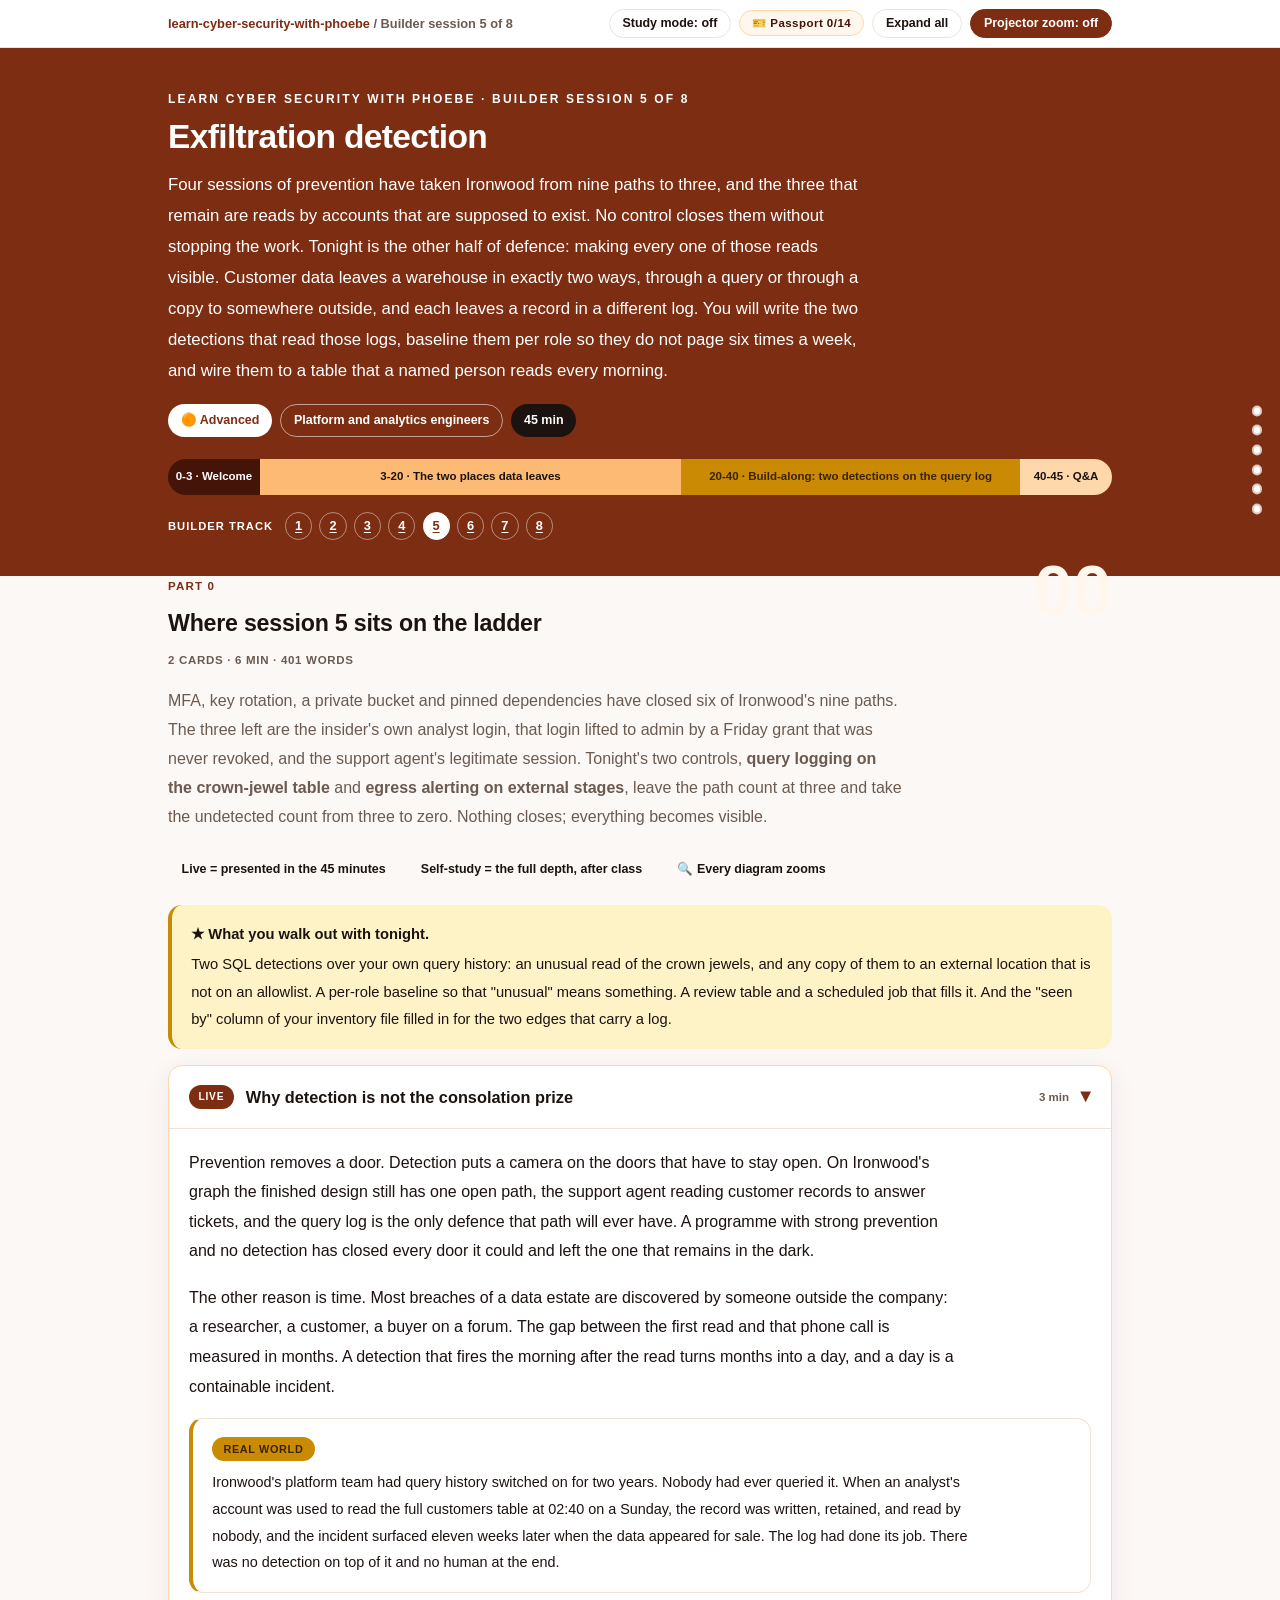
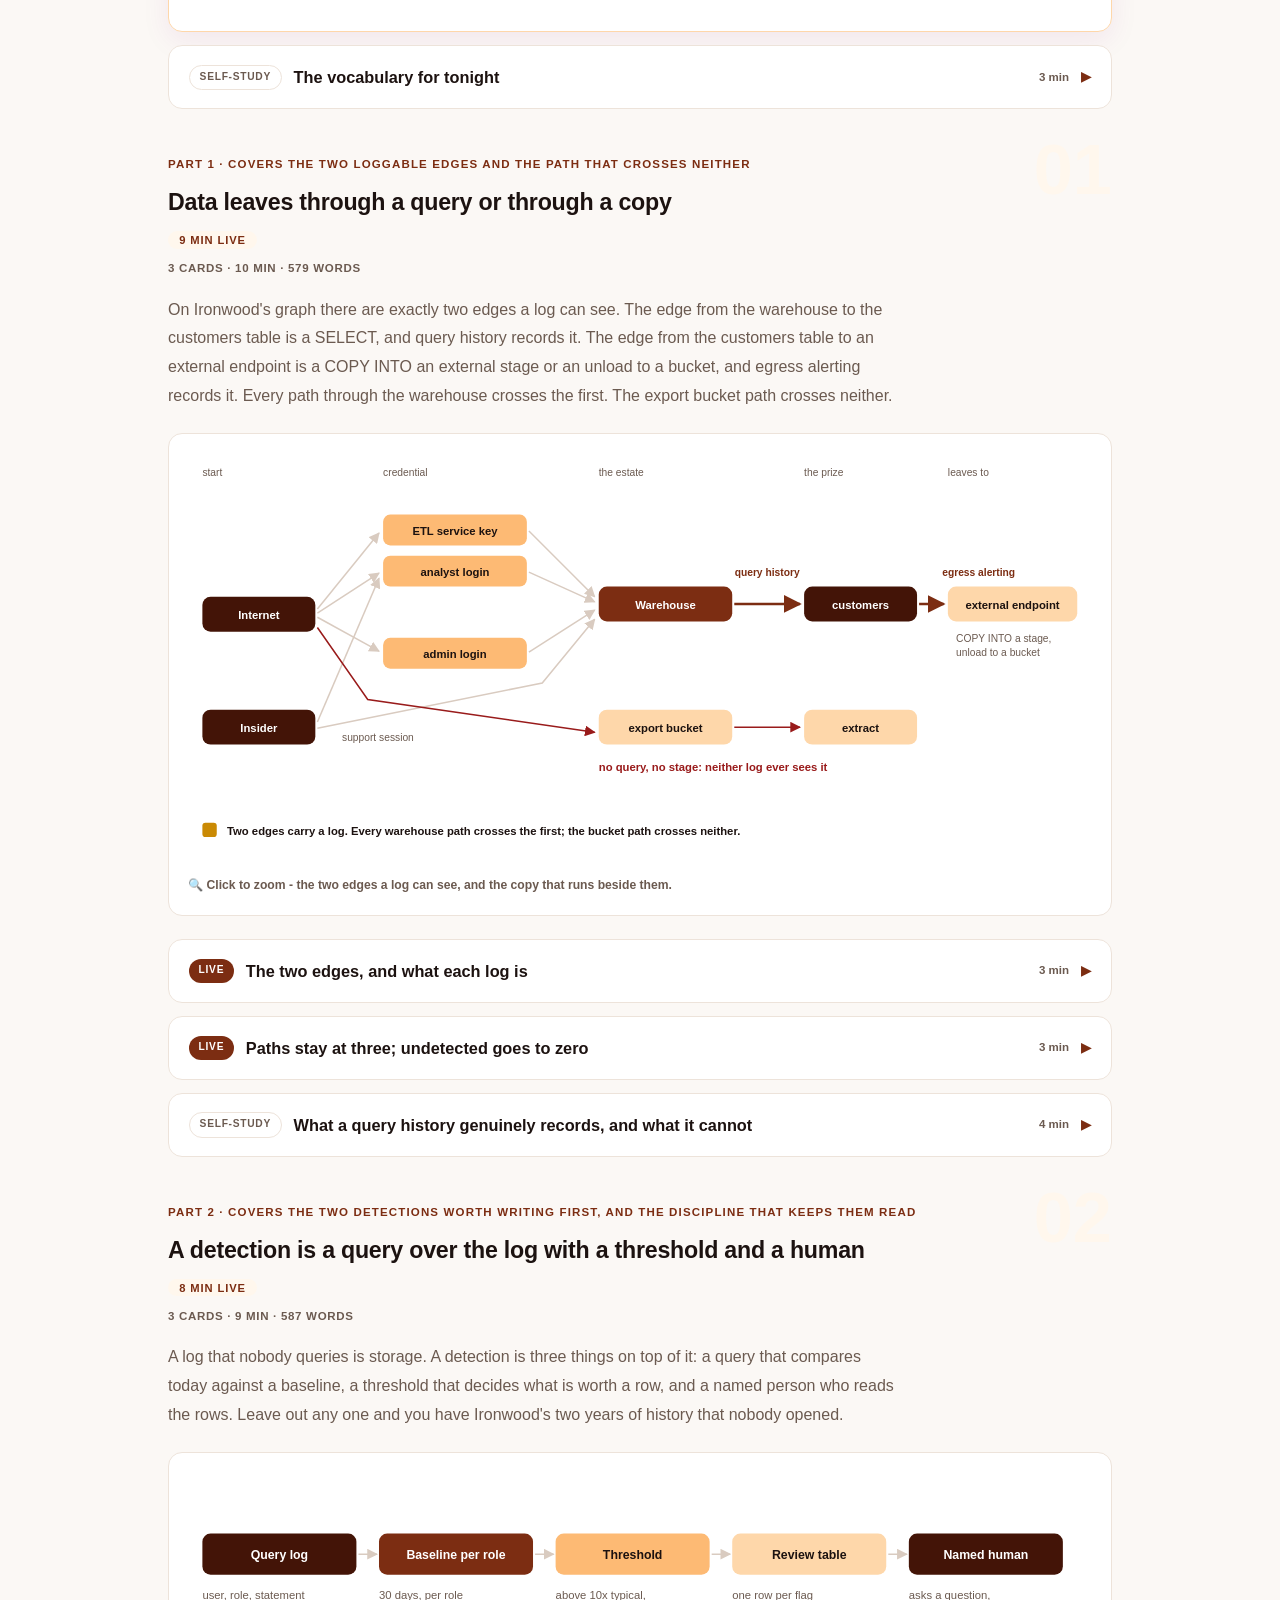
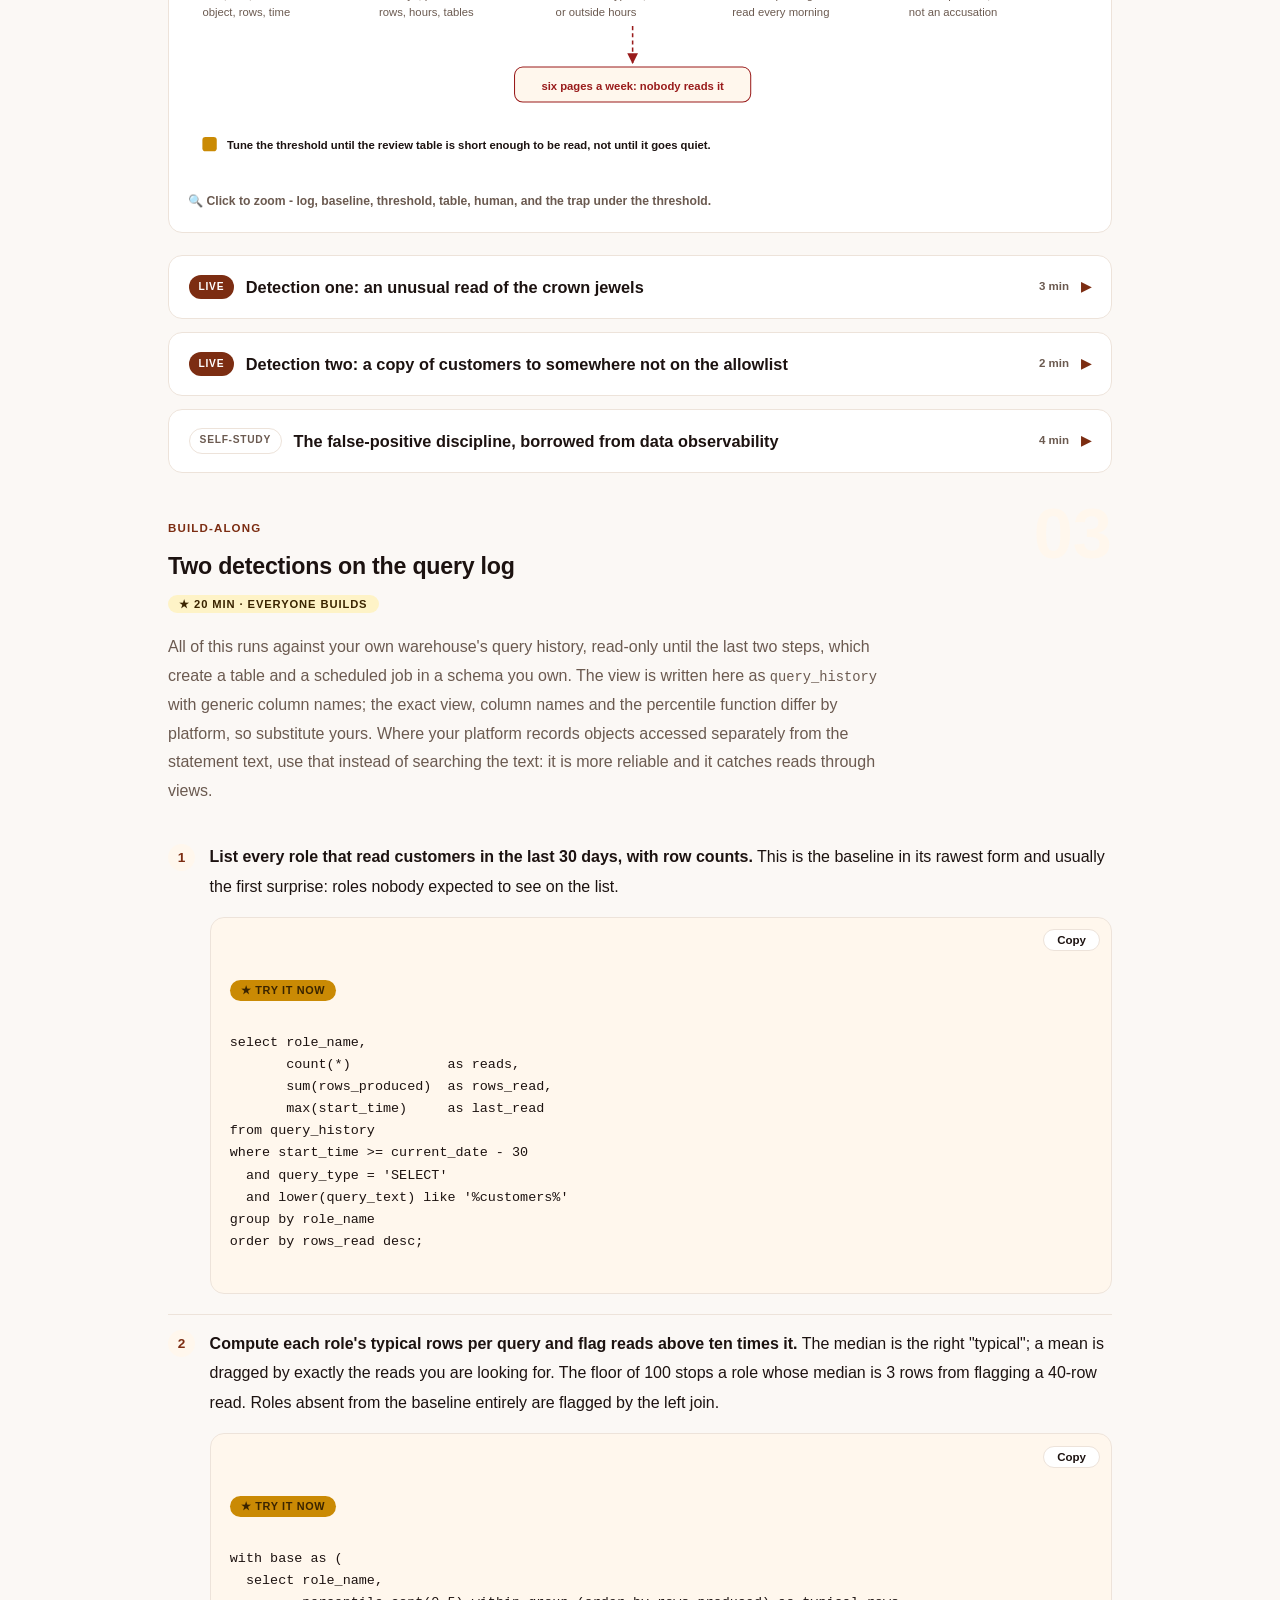
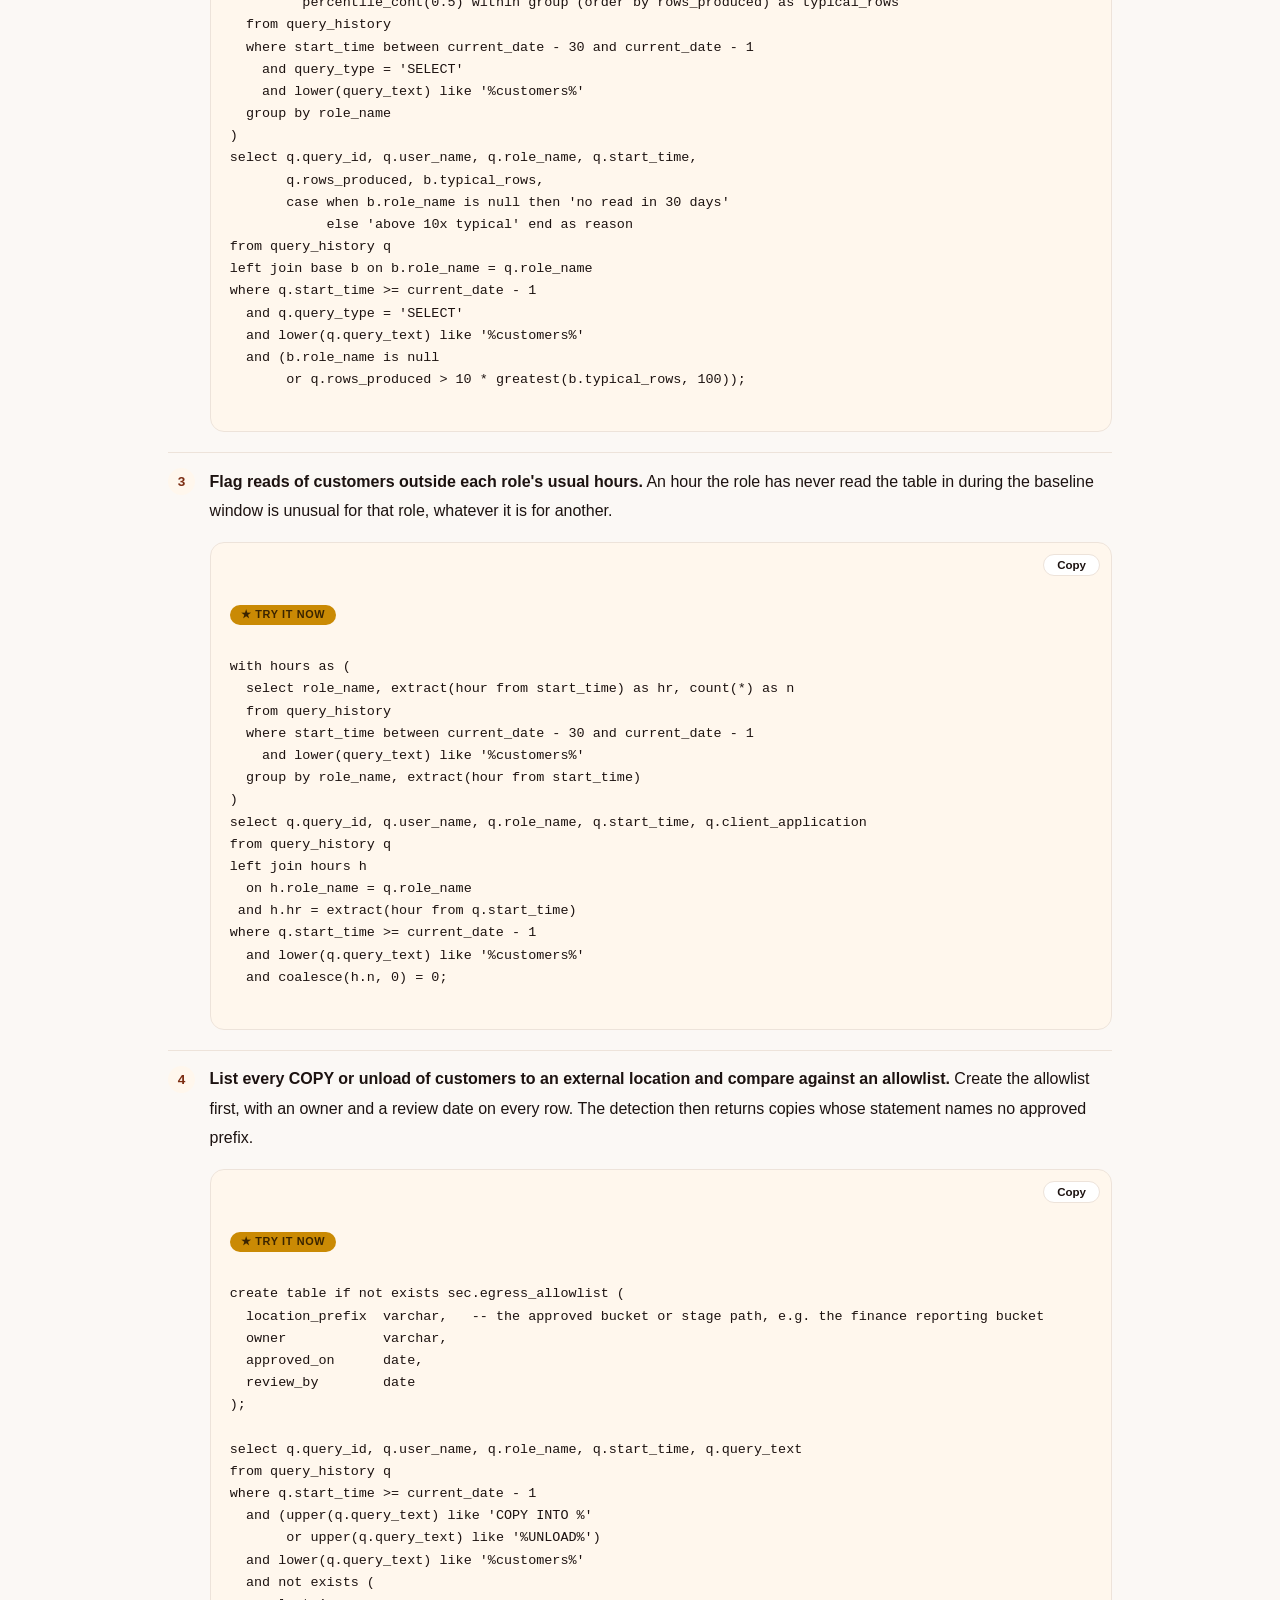
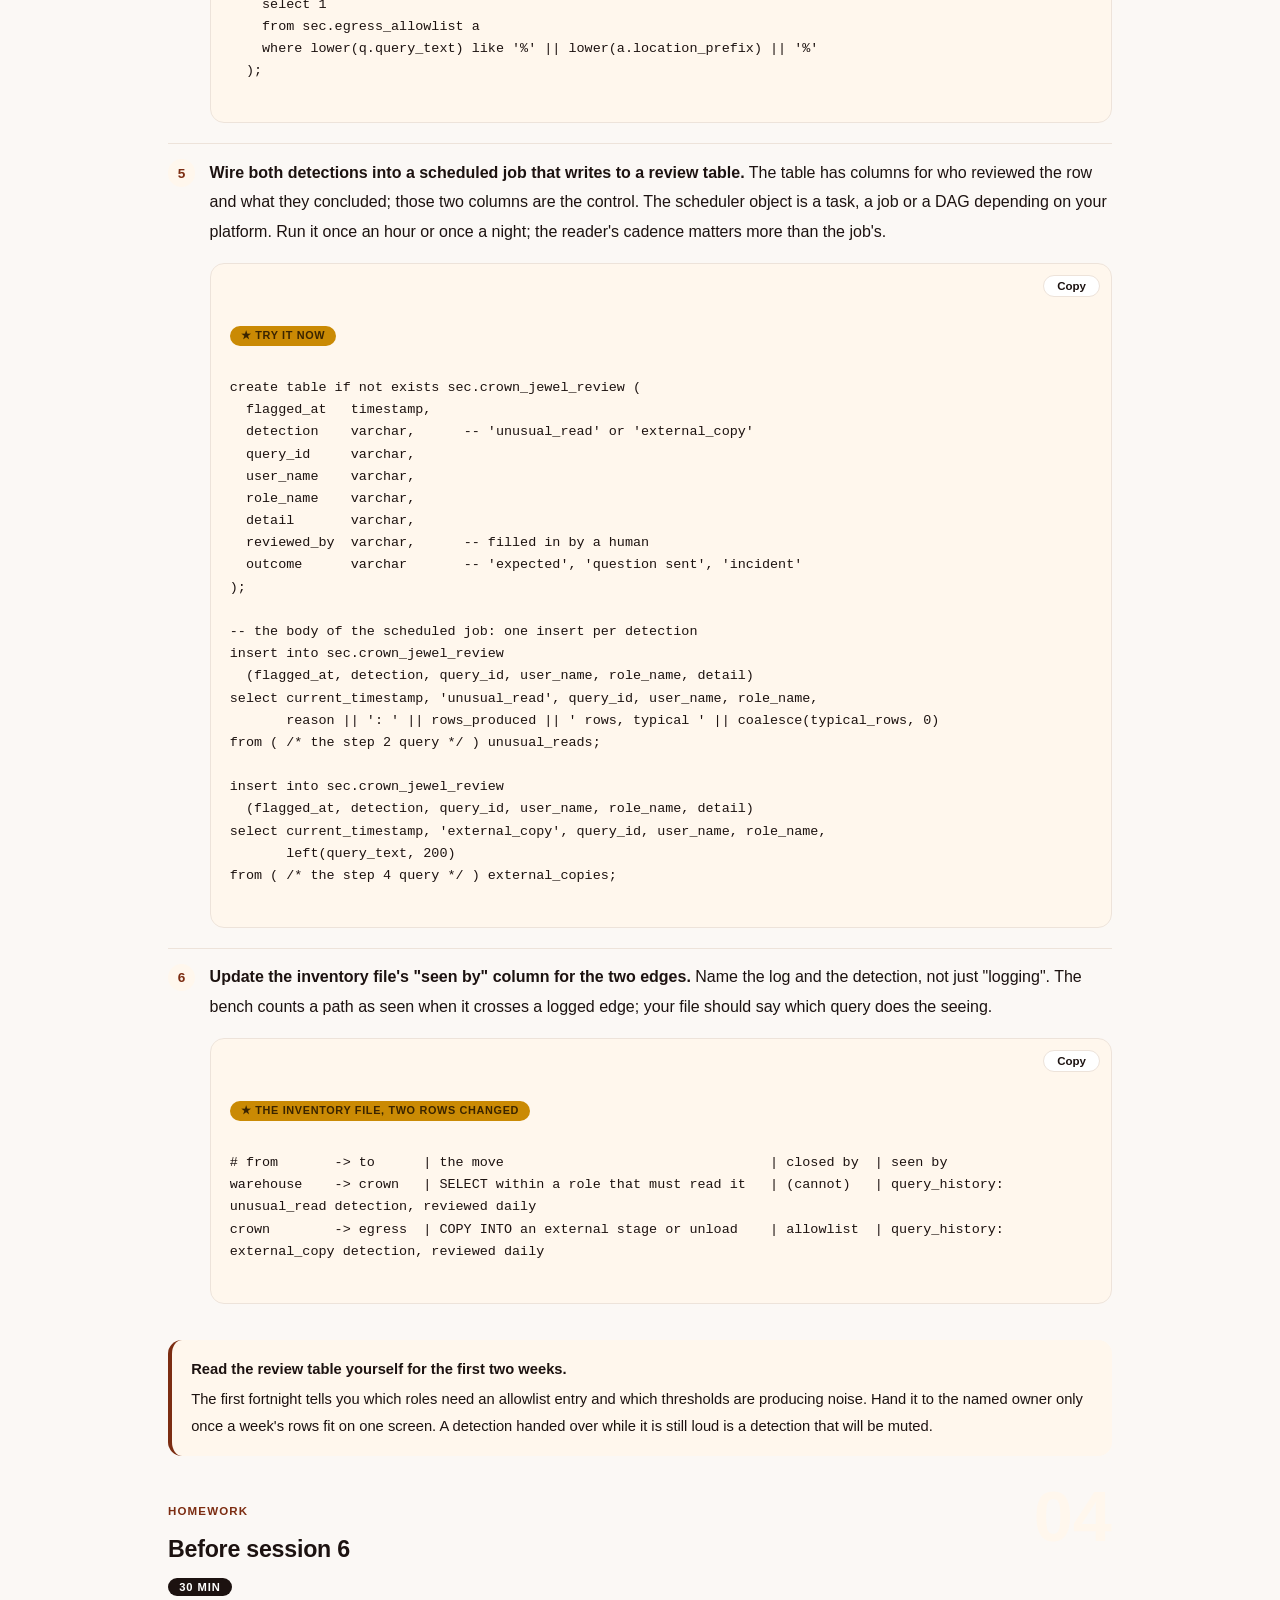
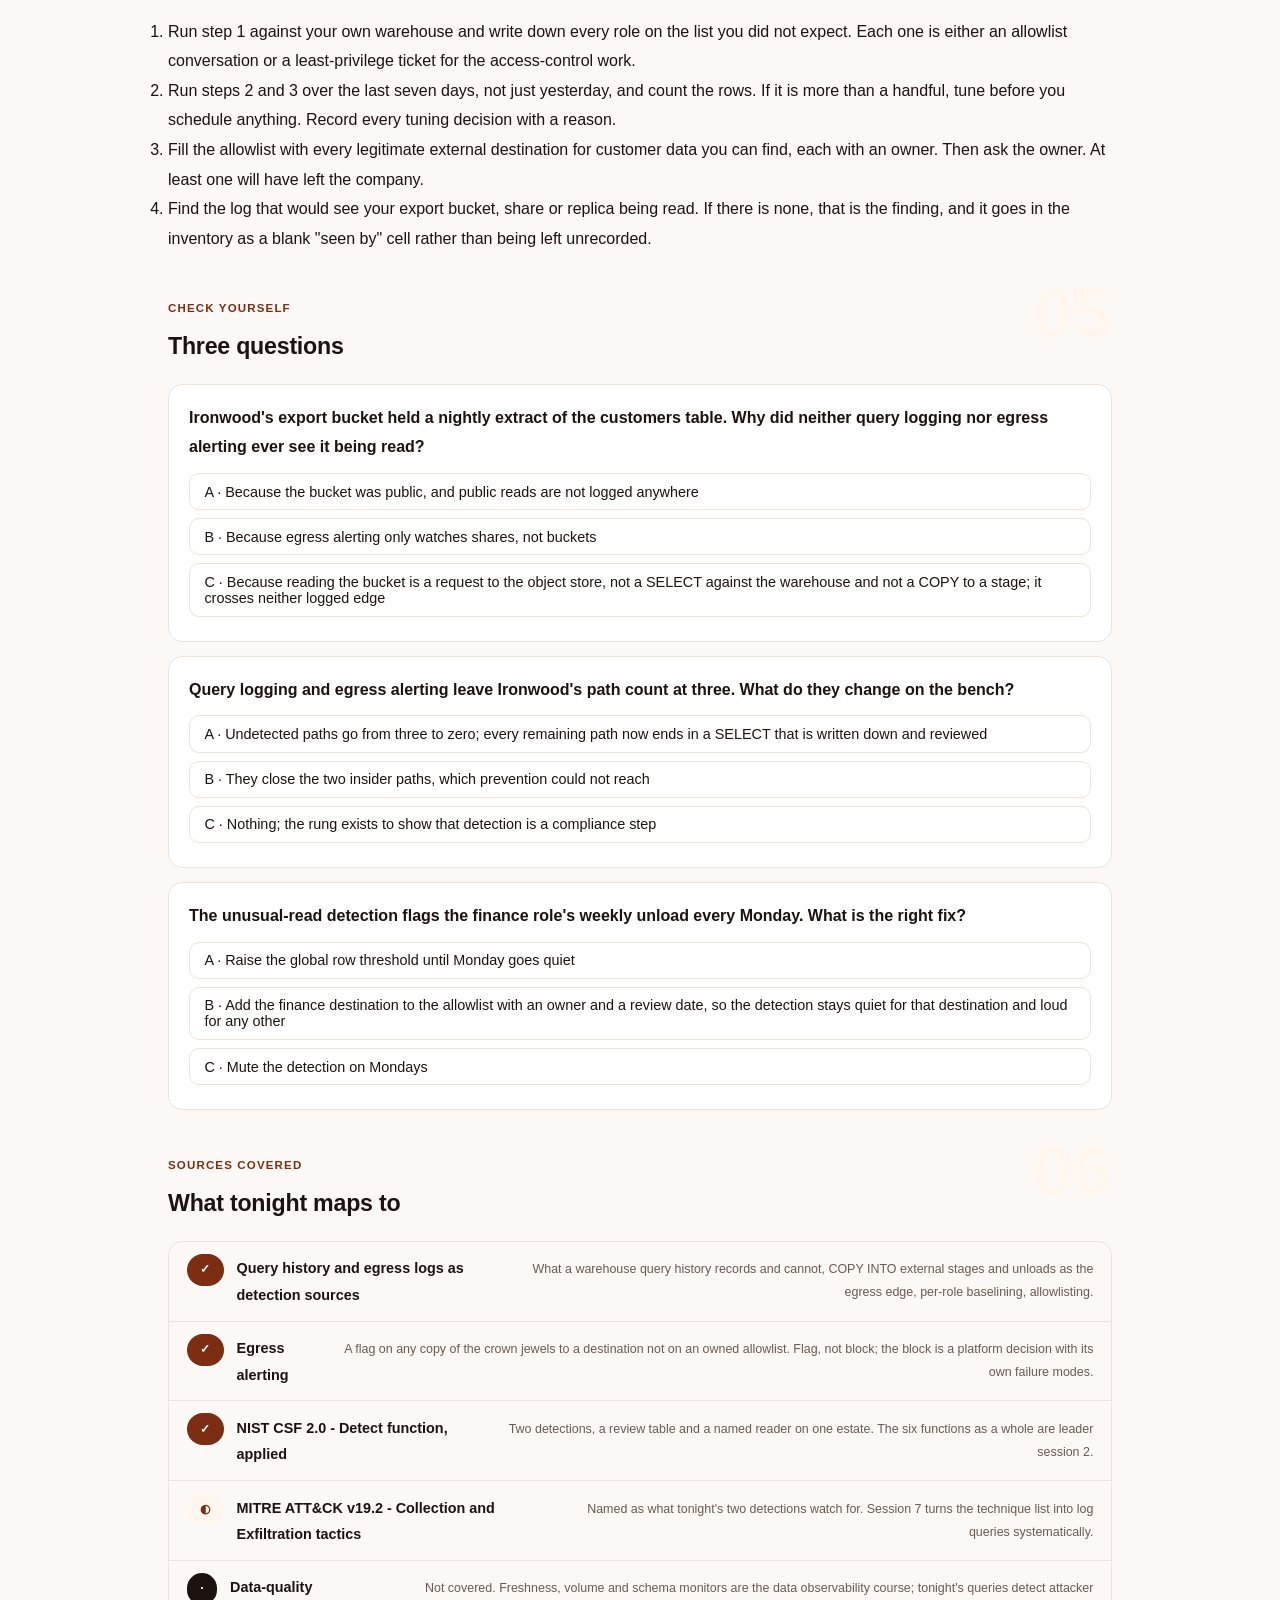
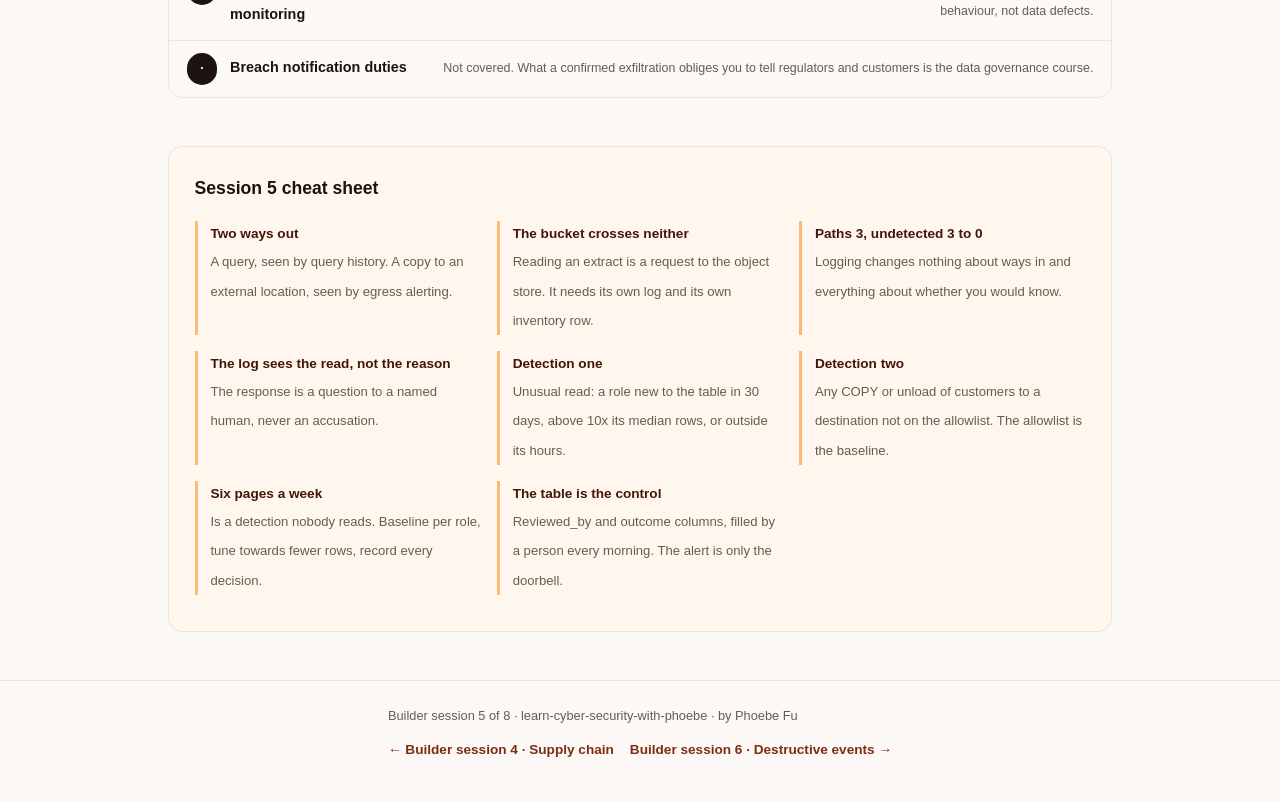
<file: courses/b5-exfiltration-detection.html>
<!DOCTYPE html>
<html lang="en">
<head>
<meta charset="UTF-8">
<meta name="viewport" content="width=device-width, initial-scale=1.0">
<!-- social:start -->
<meta name="description" content="Builder session 5 of 8. Data leaves a warehouse through a query or through a copy, and each leaves a record in a different log. Two detections over the query history, baselined per role, wired to a review table and a named human. Undetected paths go from three to zero with the path count unchanged.">
<meta property="og:type" content="article">
<meta property="og:site_name" content="Learn with Phoebe">
<meta property="og:title" content="Exfiltration detection - learn cyber security with phoebe">
<meta property="og:description" content="Builder session 5 of 8. Two logs, two detections, one review table, and the honest limit: a log sees the read, not the reason.">
<meta property="og:url" content="https://phoebefu6.github.io/learn-cyber-security-with-phoebe/courses/b5-exfiltration-detection.html">
<meta property="og:image" content="https://phoebefu6.github.io/learn-cyber-security-with-phoebe/assets/og-cover.png">
<meta property="og:image:width" content="1200">
<meta property="og:image:height" content="630">
<meta name="twitter:card" content="summary_large_image">
<meta name="twitter:title" content="Exfiltration detection - learn cyber security with phoebe">
<meta name="twitter:description" content="A query or a copy. Two logs see them; the export bucket crosses neither.">
<meta name="twitter:image" content="https://phoebefu6.github.io/learn-cyber-security-with-phoebe/assets/og-cover.png">
<!-- social:end -->
<title>Builder session 5 · Exfiltration detection - learn cyber security with phoebe</title>
<link rel="stylesheet" href="../assets/style.css?v=23">
</head>
<body>

<div class="toolbar">
  <div class="wrap">
    <span class="crumb"><a href="../index.html">learn-cyber-security-with-phoebe</a> / Builder session 5 of 8</span>
    <button class="btn" id="toggle-all" type="button">Expand all</button>
    <button class="btn primary" id="zoom-toggle" type="button">Projector zoom: off</button>
  </div>
</div>

<header class="masthead">
  <div class="wrap">
    <div class="eyebrow">Learn Cyber Security with Phoebe · Builder session 5 of 8</div>
    <h1>Exfiltration <span class="accent">detection</span></h1>
    <p class="sub">Four sessions of prevention have taken Ironwood from nine paths to three, and the three that remain are reads by accounts that are supposed to exist. No control closes them without stopping the work. Tonight is the other half of defence: making every one of those reads visible. Customer data leaves a warehouse in exactly two ways, through a query or through a copy to somewhere outside, and each leaves a record in a different log. You will write the two detections that read those logs, baseline them per role so they do not page six times a week, and wire them to a table that a named person reads every morning.</p>
    <div class="chip-row">
      <span class="chip level">🟠 Advanced</span>
      <span class="chip audience">Platform and analytics engineers</span>
      <span class="chip time">45 min</span>
    </div>
    <div class="agenda">
      <span class="a1" style="flex:1">0-3 · Welcome</span>
      <span class="a2" style="flex:5">3-20 · The two places data leaves</span>
      <span class="a3" style="flex:4">20-40 · Build-along: two detections on the query log</span>
      <span class="a4" style="flex:1">40-45 · Q&amp;A</span>
    </div>
  </div>
</header>

<main class="wrap">

  <!-- ============ INTRO ============ -->
  <section class="section" id="intro">
    <div class="section-kicker">
      <span class="klabel">Part 0</span>
      <h2>Where session 5 sits on the ladder</h2>
    </div>
    <p class="lede">MFA, key rotation, a private bucket and pinned dependencies have closed six of Ironwood's nine paths. The three left are the insider's own analyst login, that login lifted to admin by a Friday grant that was never revoked, and the support agent's legitimate session. Tonight's two controls, <strong>query logging on the crown-jewel table</strong> and <strong>egress alerting on external stages</strong>, leave the path count at three and take the undetected count from three to zero. Nothing closes; everything becomes visible.</p>

    <div class="legend">
      <span class="pill">Live = presented in the 45 minutes</span>
      <span class="pill">Self-study = the full depth, after class</span>
      <span class="pill">🔍 Every diagram zooms</span>
    </div>

    <div class="callout win">
      <p><strong>★ What you walk out with tonight.</strong> Two SQL detections over your own query history: an unusual read of the crown jewels, and any copy of them to an external location that is not on an allowlist. A per-role baseline so that "unusual" means something. A review table and a scheduled job that fills it. And the "seen by" column of your inventory file filled in for the two edges that carry a log.</p>
    </div>

    <details class="card" open>
      <summary><span class="mode live">Live</span>Why detection is not the consolation prize<span class="mini">3 min</span><span class="caret">▶</span></summary>
      <div class="body">
        <p>Prevention removes a door. Detection puts a camera on the doors that have to stay open. On Ironwood's graph the finished design still has one open path, the support agent reading customer records to answer tickets, and the query log is the only defence that path will ever have. A programme with strong prevention and no detection has closed every door it could and left the one that remains in the dark.</p>
        <p>The other reason is time. Most breaches of a data estate are discovered by someone outside the company: a researcher, a customer, a buyer on a forum. The gap between the first read and that phone call is measured in months. A detection that fires the morning after the read turns months into a day, and a day is a containable incident.</p>
        <div class="callout example">
          <span class="ex-pill">Real world</span>
          <p>Ironwood's platform team had query history switched on for two years. Nobody had ever queried it. When an analyst's account was used to read the full customers table at 02:40 on a Sunday, the record was written, retained, and read by nobody, and the incident surfaced eleven weeks later when the data appeared for sale. The log had done its job. There was no detection on top of it and no human at the end.</p>
        </div>
      </div>
    </details>

    <details class="card">
      <summary><span class="mode self">Self-study</span>The vocabulary for tonight<span class="mini">3 min</span><span class="caret">▶</span></summary>
      <div class="body">
        <ul>
          <li><strong>Query history</strong> - the warehouse's own record of every statement executed: who, with which role, what text, against what, when, from which client, returning how many rows. Every major platform ships one under a different name.</li>
          <li><strong>Egress</strong> - data moving out of the warehouse's boundary: a COPY INTO an external stage, an unload to a bucket, a share to another account. The record lives in the same history but the event is different in kind, because after it the data no longer needs the warehouse.</li>
          <li><strong>Baseline</strong> - what normal looks like for one role over a trailing window, usually 30 days. Rows per query, hours of the day, tables touched.</li>
          <li><strong>Detection</strong> - a query over the log that compares today against the baseline and writes a row when the difference crosses a threshold.</li>
          <li><strong>Review table</strong> - where detections write. One row per flag, with columns for who looked and what they concluded. The table is the control; the alert is only its doorbell.</li>
          <li><strong>Allowlist</strong> - the short table of external locations the business has approved for copies of customer data. Anything not on it is a flag, not a block.</li>
        </ul>
      </div>
    </details>
  </section>

  <!-- ============ PART 1 ============ -->
  <section class="section" id="part-1">
    <div class="section-kicker">
      <span class="klabel">Part 1 · covers the two loggable edges and the path that crosses neither</span>
      <h2>Data leaves through a query or through a copy</h2>
      <span class="tag concept">9 min live</span>
    </div>
    <p class="lede">On Ironwood's graph there are exactly two edges a log can see. The edge from the warehouse to the customers table is a SELECT, and query history records it. The edge from the customers table to an external endpoint is a COPY INTO an external stage or an unload to a bucket, and egress alerting records it. Every path through the warehouse crosses the first. The export bucket path crosses neither.</p>

    <figure class="zoomable">
      <svg viewBox="0 0 880 400" xmlns="http://www.w3.org/2000/svg" role="img" aria-label="The Ironwood graph with the two loggable edges highlighted: warehouse to customers table, seen by query history, and customers table to external endpoint, seen by egress alerting. The export bucket path runs beside the warehouse from the internet to an extract of the table and crosses neither log.">
        <style>
          .b5aT { font: 800 11px Inter, sans-serif; fill: #fff; }
          .b5aH { font: 800 11px Inter, sans-serif; fill: #1C1210; }
          .b5aM { font: 400 10px Inter, sans-serif; fill: #6B5A50; }
          .b5aN { font: 700 11px Inter, sans-serif; fill: #1C1210; }
          .b5aR { font: 800 11px Inter, sans-serif; fill: #991B1B; }
          .b5aL { font: 800 10px Inter, sans-serif; fill: #7C2D12; }
        </style>
        <defs>
          <marker id="b5aAr" viewBox="0 0 10 10" refX="9" refY="5" markerWidth="7" markerHeight="7" orient="auto"><path d="M0,0 L10,5 L0,10 z" fill="#D9CBC0"></path></marker>
          <marker id="b5aRd" viewBox="0 0 10 10" refX="9" refY="5" markerWidth="7" markerHeight="7" orient="auto"><path d="M0,0 L10,5 L0,10 z" fill="#991B1B"></path></marker>
          <marker id="b5aHl" viewBox="0 0 10 10" refX="9" refY="5" markerWidth="7" markerHeight="7" orient="auto"><path d="M0,0 L10,5 L0,10 z" fill="#7C2D12"></path></marker>
        </defs>

        <text class="b5aM" x="14" y="22">start</text>
        <text class="b5aM" x="190" y="22">credential</text>
        <text class="b5aM" x="400" y="22">the estate</text>
        <text class="b5aM" x="600" y="22">the prize</text>
        <text class="b5aM" x="740" y="22">leaves to</text>

        <rect x="14" y="140" width="110" height="34" rx="8" fill="#431407"></rect>
        <text class="b5aT" x="69" y="162" text-anchor="middle">Internet</text>
        <rect x="14" y="250" width="110" height="34" rx="8" fill="#431407"></rect>
        <text class="b5aT" x="69" y="272" text-anchor="middle">Insider</text>

        <rect x="190" y="60" width="140" height="30" rx="7" fill="#FDBA74"></rect>
        <text class="b5aH" x="260" y="80" text-anchor="middle">ETL service key</text>
        <rect x="190" y="100" width="140" height="30" rx="7" fill="#FDBA74"></rect>
        <text class="b5aH" x="260" y="120" text-anchor="middle">analyst login</text>
        <rect x="190" y="180" width="140" height="30" rx="7" fill="#FDBA74"></rect>
        <text class="b5aH" x="260" y="200" text-anchor="middle">admin login</text>

        <line x1="126" y1="152" x2="186" y2="78" stroke="#D9CBC0" stroke-width="1.5" marker-end="url(#b5aAr)"></line>
        <line x1="126" y1="156" x2="186" y2="117" stroke="#D9CBC0" stroke-width="1.5" marker-end="url(#b5aAr)"></line>
        <line x1="126" y1="160" x2="186" y2="193" stroke="#D9CBC0" stroke-width="1.5" marker-end="url(#b5aAr)"></line>
        <line x1="126" y1="262" x2="186" y2="122" stroke="#D9CBC0" stroke-width="1.5" marker-end="url(#b5aAr)"></line>

        <rect x="400" y="130" width="130" height="34" rx="8" fill="#7C2D12"></rect>
        <text class="b5aT" x="465" y="152" text-anchor="middle">Warehouse</text>
        <line x1="332" y1="76" x2="396" y2="140" stroke="#D9CBC0" stroke-width="1.5" marker-end="url(#b5aAr)"></line>
        <line x1="332" y1="116" x2="396" y2="145" stroke="#D9CBC0" stroke-width="1.5" marker-end="url(#b5aAr)"></line>
        <line x1="332" y1="194" x2="396" y2="153" stroke="#D9CBC0" stroke-width="1.5" marker-end="url(#b5aAr)"></line>
        <polyline points="126,268 345,224 396,162" fill="none" stroke="#D9CBC0" stroke-width="1.5" marker-end="url(#b5aAr)"></polyline>
        <text class="b5aM" x="150" y="280">support session</text>

        <rect x="600" y="130" width="110" height="34" rx="8" fill="#431407"></rect>
        <text class="b5aT" x="655" y="152" text-anchor="middle">customers</text>
        <line x1="532" y1="147" x2="596" y2="147" stroke="#7C2D12" stroke-width="2.5" marker-end="url(#b5aHl)"></line>
        <text class="b5aL" x="564" y="120" text-anchor="middle">query history</text>

        <rect x="740" y="130" width="126" height="34" rx="8" fill="#FED7AA"></rect>
        <text class="b5aH" x="803" y="152" text-anchor="middle">external endpoint</text>
        <line x1="712" y1="147" x2="736" y2="147" stroke="#7C2D12" stroke-width="2.5" marker-end="url(#b5aHl)"></line>
        <text class="b5aL" x="770" y="120" text-anchor="middle">egress alerting</text>
        <text class="b5aM" x="748" y="184">COPY INTO a stage,</text>
        <text class="b5aM" x="748" y="198">unload to a bucket</text>

        <rect x="400" y="250" width="130" height="34" rx="8" fill="#FED7AA"></rect>
        <text class="b5aH" x="465" y="272" text-anchor="middle">export bucket</text>
        <polyline points="126,170 175,240 396,272" fill="none" stroke="#991B1B" stroke-width="1.5" marker-end="url(#b5aRd)"></polyline>
        <rect x="600" y="250" width="110" height="34" rx="8" fill="#FED7AA"></rect>
        <text class="b5aH" x="655" y="272" text-anchor="middle">extract</text>
        <line x1="532" y1="267" x2="596" y2="267" stroke="#991B1B" stroke-width="1.5" marker-end="url(#b5aRd)"></line>
        <text class="b5aR" x="400" y="310">no query, no stage: neither log ever sees it</text>

        <rect x="14" y="360" width="14" height="14" rx="3" fill="#CA8A04"></rect>
        <text class="b5aN" x="38" y="372">Two edges carry a log. Every warehouse path crosses the first; the bucket path crosses neither.</text>
      </svg>
      <figcaption>🔍 Click to zoom - the two edges a log can see, and the copy that runs beside them.</figcaption>
    </figure>

    <details class="card">
      <summary><span class="mode live">Live</span>The two edges, and what each log is<span class="mini">3 min</span><span class="caret">▶</span></summary>
      <div class="body">
        <ul>
          <li><strong>Warehouse to customers</strong> is a SELECT. Whoever arrived at the warehouse, by whichever credential, has to issue a statement against the table to get the rows, and the warehouse writes that statement to its query history. This one edge is why query logging sees every path that passes through the warehouse, all eight of the original nine.</li>
          <li><strong>Customers to an external endpoint</strong> is a copy out: a COPY INTO an external stage, an unload to an object bucket, a share to another account. It is also a statement, so it also lands in query history, but it deserves its own detection because after it runs the data no longer needs the warehouse. Egress alerting is the practice of watching that class of statement specifically, and comparing the destination against a list the business has approved.</li>
          <li><strong>The export bucket path</strong> crosses neither. The nightly extract was written by a job long ago; reading the bucket is a request to the object store, not a query to the warehouse, and it goes to no external stage. Session 3 closed that door with a private bucket. The object store's own access log is the only thing that would ever have seen it, and it needs its own row in the inventory.</li>
        </ul>
      </div>
    </details>

    <details class="card">
      <summary><span class="mode live">Live</span>Paths stay at three; undetected goes to zero<span class="mini">3 min</span><span class="caret">▶</span></summary>
      <div class="body">
        <p>Switching on query logging and egress alerting changes nothing about how many ways in exist. On the bench the path count reads three before and three after. What changes is the second number: undetected paths go from three to zero, because each of the three remaining paths ends in a SELECT against customers, and that SELECT is now written down and reviewed.</p>
        <p>The finished design, after least privilege in the access-control course removes the Friday admin grant and the broad analyst SELECT, has one path left: the support agent's legitimate read. It is logged. These two detections are the only defence that path will ever have, and that is not a gap, it is the reason detection is on the ladder at all.</p>
        <div class="callout tip">
          <p><strong>A control that moves no headline number is not a control that did nothing.</strong> A report that lists only open paths would show tonight's work as a flat line. The second and third numbers on the bench exist so that logging and backups can be seen to matter.</p>
        </div>
      </div>
    </details>

    <details class="card">
      <summary><span class="mode self">Self-study</span>What a query history genuinely records, and what it cannot<span class="mini">4 min</span><span class="caret">▶</span></summary>
      <div class="body">
        <p>Every warehouse ships a query history under some name: a system view, an account-usage schema, an audit log export. The column names differ; the content is remarkably consistent.</p>
        <table class="clean">
          <thead><tr><th>Recorded</th><th>What it lets a detection ask</th></tr></thead>
          <tbody>
            <tr><td>User and role</td><td>Which identity asked, and with which set of grants. Baselines are built per role, not per user.</td></tr>
            <tr><td>Statement text</td><td>What was asked. Whether it was a SELECT, a COPY, an unload; which tables it names.</td></tr>
            <tr><td>Objects accessed</td><td>Which tables and columns were actually read, on platforms that record it separately from the text. More reliable than searching the text.</td></tr>
            <tr><td>Timestamp</td><td>When. Hour of day per role is one of the three signals tonight.</td></tr>
            <tr><td>Client application and address</td><td>From where and with what tool. A BI tool at 10:00 and a command-line client at 02:40 are different events.</td></tr>
            <tr><td>Rows returned, bytes scanned</td><td>How much. The clearest single signal for a bulk read.</td></tr>
          </tbody>
        </table>
        <p><strong>What it cannot record is intent.</strong> The history shows that the support role read 400,000 rows at 02:40. It does not show whether that was a migration script somebody forgot to mention, a new report, or the beginning of an incident. Every detection you write tonight ends in a question to a named human for exactly this reason.</p>
      </div>
    </details>
  </section>

  <!-- ============ PART 2 ============ -->
  <section class="section" id="part-2">
    <div class="section-kicker">
      <span class="klabel">Part 2 · covers the two detections worth writing first, and the discipline that keeps them read</span>
      <h2>A detection is a query over the log with a threshold and a human</h2>
      <span class="tag concept">8 min live</span>
    </div>
    <p class="lede">A log that nobody queries is storage. A detection is three things on top of it: a query that compares today against a baseline, a threshold that decides what is worth a row, and a named person who reads the rows. Leave out any one and you have Ironwood's two years of history that nobody opened.</p>

    <figure class="zoomable">
      <svg viewBox="0 0 880 300" xmlns="http://www.w3.org/2000/svg" role="img" aria-label="A detection as a pipeline in five stages: the query log, a baseline computed per role over 30 days, a threshold, a review table, and a named human who asks a question. Below the threshold stage a trap is marked: a detection that pages six times a week is a detection nobody reads.">
        <style>
          .b5bT { font: 800 12px Inter, sans-serif; fill: #fff; }
          .b5bH { font: 800 12px Inter, sans-serif; fill: #1C1210; }
          .b5bM { font: 400 11px Inter, sans-serif; fill: #6B5A50; }
          .b5bN { font: 700 11px Inter, sans-serif; fill: #1C1210; }
          .b5bR { font: 800 11px Inter, sans-serif; fill: #991B1B; }
        </style>
        <defs>
          <marker id="b5bAr" viewBox="0 0 10 10" refX="9" refY="5" markerWidth="7" markerHeight="7" orient="auto"><path d="M0,0 L10,5 L0,10 z" fill="#D9CBC0"></path></marker>
          <marker id="b5bRd" viewBox="0 0 10 10" refX="9" refY="5" markerWidth="7" markerHeight="7" orient="auto"><path d="M0,0 L10,5 L0,10 z" fill="#991B1B"></path></marker>
        </defs>

        <rect x="14" y="60" width="150" height="40" rx="8" fill="#431407"></rect>
        <text class="b5bT" x="89" y="85" text-anchor="middle">Query log</text>
        <text class="b5bM" x="14" y="124">user, role, statement</text>
        <text class="b5bM" x="14" y="140">object, rows, time</text>

        <line x1="166" y1="80" x2="184" y2="80" stroke="#D9CBC0" stroke-width="1.5" marker-end="url(#b5bAr)"></line>

        <rect x="186" y="60" width="150" height="40" rx="8" fill="#7C2D12"></rect>
        <text class="b5bT" x="261" y="85" text-anchor="middle">Baseline per role</text>
        <text class="b5bM" x="186" y="124">30 days, per role</text>
        <text class="b5bM" x="186" y="140">rows, hours, tables</text>

        <line x1="338" y1="80" x2="356" y2="80" stroke="#D9CBC0" stroke-width="1.5" marker-end="url(#b5bAr)"></line>

        <rect x="358" y="60" width="150" height="40" rx="8" fill="#FDBA74"></rect>
        <text class="b5bH" x="433" y="85" text-anchor="middle">Threshold</text>
        <text class="b5bM" x="358" y="124">above 10x typical,</text>
        <text class="b5bM" x="358" y="140">or outside hours</text>

        <line x1="510" y1="80" x2="528" y2="80" stroke="#D9CBC0" stroke-width="1.5" marker-end="url(#b5bAr)"></line>

        <rect x="530" y="60" width="150" height="40" rx="8" fill="#FED7AA"></rect>
        <text class="b5bH" x="605" y="85" text-anchor="middle">Review table</text>
        <text class="b5bM" x="530" y="124">one row per flag</text>
        <text class="b5bM" x="530" y="140">read every morning</text>

        <line x1="682" y1="80" x2="700" y2="80" stroke="#D9CBC0" stroke-width="1.5" marker-end="url(#b5bAr)"></line>

        <rect x="702" y="60" width="150" height="40" rx="8" fill="#431407"></rect>
        <text class="b5bT" x="777" y="85" text-anchor="middle">Named human</text>
        <text class="b5bM" x="702" y="124">asks a question,</text>
        <text class="b5bM" x="702" y="140">not an accusation</text>

        <line x1="433" y1="150" x2="433" y2="186" stroke="#991B1B" stroke-width="1.5" stroke-dasharray="4 3" marker-end="url(#b5bRd)"></line>
        <rect x="318" y="190" width="230" height="34" rx="8" fill="#FFF7ED" stroke="#991B1B"></rect>
        <text class="b5bR" x="433" y="212" text-anchor="middle">six pages a week: nobody reads it</text>

        <rect x="14" y="258" width="14" height="14" rx="3" fill="#CA8A04"></rect>
        <text class="b5bN" x="38" y="270">Tune the threshold until the review table is short enough to be read, not until it goes quiet.</text>
      </svg>
      <figcaption>🔍 Click to zoom - log, baseline, threshold, table, human, and the trap under the threshold.</figcaption>
    </figure>

    <details class="card">
      <summary><span class="mode live">Live</span>Detection one: an unusual read of the crown jewels<span class="mini">3 min</span><span class="caret">▶</span></summary>
      <div class="body">
        <p>Three signals, each compared against the role's own last 30 days, any one of which writes a row:</p>
        <ul>
          <li><strong>A role that has not read customers in 30 days reads it.</strong> New roles, dormant roles, and roles that were never meant to touch the table. At Ironwood the Friday admin grant shows up here the first time the analyst uses it against customers.</li>
          <li><strong>A read far larger than that role's typical rows per query.</strong> Ten times the role's median is a defensible starting threshold. A support agent answers one ticket at a time; a 400,000-row read is not a ticket.</li>
          <li><strong>A read at an hour that role never works.</strong> Per role, not globally. The ETL role runs at 03:00 every night and that is normal; the support role at 03:00 is not.</li>
        </ul>
        <p>The ten-times and 30-day figures are starting points, chosen so the first week produces a handful of rows rather than hundreds. They get tuned, in the direction of fewer rows, until the table is something a person actually reads.</p>
      </div>
    </details>

    <details class="card">
      <summary><span class="mode live">Live</span>Detection two: a copy of customers to somewhere not on the allowlist<span class="mini">2 min</span><span class="caret">▶</span></summary>
      <div class="body">
        <p>Any COPY INTO an external stage, unload to a bucket or share of the customers table whose destination is not in a short table of approved locations. This one has no baseline, because there is no normal amount of copying customer data to unknown places. The allowlist is the baseline.</p>
        <p>It is a flag, not a block. Blocking egress is a network and platform decision with its own failure modes; the detection's job is to make sure a copy to a new destination is a row somebody reads that morning, whether or not it was also blocked.</p>
        <div class="callout example">
          <span class="ex-pill">Real world</span>
          <p>Ironwood's finance team had a legitimate weekly unload of an aggregated customer view to a reporting bucket. The first version of the detection flagged it every Monday. The fix was not a lower threshold; it was adding the finance bucket to the allowlist with an owner and a review date, so the detection was quiet on Monday and loud on the Thursday a different bucket appeared.</p>
        </div>
      </div>
    </details>

    <details class="card">
      <summary><span class="mode self">Self-study</span>The false-positive discipline, borrowed from data observability<span class="mini">4 min</span><span class="caret">▶</span></summary>
      <div class="body">
        <p>Data observability learned this the hard way: a freshness monitor that fires on every late load is switched off within a month, and the month it is needed it is off. The same law governs security detection with sharper consequences, because the person who stops reading the review table is the person the whole design depends on.</p>
        <ul>
          <li><strong>A detection that pages six times a week is a detection nobody reads.</strong> After the third false alarm the reader stops opening the row. Measure rows per week from the first day, and treat more than a few as a defect in the detection, not a fact about the estate.</li>
          <li><strong>Baseline per role, never globally.</strong> A global "more than 100,000 rows" threshold is silent on the support role reading 90,000 and loud on the ETL role doing its nightly job. Every role has its own normal, and the baseline query is grouped by role for that reason.</li>
          <li><strong>Tune towards fewer rows, and record why.</strong> Every allowlist entry and every raised threshold is a decision with an owner and a date. An allowlist without owners becomes the next public bucket.</li>
          <li><strong>The response is a question, not an accusation.</strong> The log sees the read and not the reason. "Your role read 400,000 customer rows at 02:40 on Sunday; was that you, and what was it for?" sent to the role's named owner resolves most rows in a sentence and is the correct first move on all of them. The one that does not resolve is the incident.</li>
        </ul>
      </div>
    </details>
  </section>

  <!-- ============ DEMO ============ -->
  <section class="section" id="demo-1">
    <div class="section-kicker">
      <span class="klabel">Build-along</span>
      <h2>Two detections on the query log</h2>
      <span class="tag demo">★ 20 min · everyone builds</span>
    </div>
    <p class="lede">All of this runs against your own warehouse's query history, read-only until the last two steps, which create a table and a scheduled job in a schema you own. The view is written here as <code class="mono">query_history</code> with generic column names; the exact view, column names and the percentile function differ by platform, so substitute yours. Where your platform records objects accessed separately from the statement text, use that instead of searching the text: it is more reliable and it catches reads through views.</p>

    <div class="steps">
      <div class="step">
        <p><strong>List every role that read customers in the last 30 days, with row counts.</strong> This is the baseline in its rawest form and usually the first surprise: roles nobody expected to see on the list.</p>
        <div class="prompt-box good">
          <span class="label">★ Try it now</span>
select role_name,
       count(*)            as reads,
       sum(rows_produced)  as rows_read,
       max(start_time)     as last_read
from query_history
where start_time >= current_date - 30
  and query_type = 'SELECT'
  and lower(query_text) like '%customers%'
group by role_name
order by rows_read desc;
        </div>
      </div>
      <div class="step">
        <p><strong>Compute each role's typical rows per query and flag reads above ten times it.</strong> The median is the right "typical"; a mean is dragged by exactly the reads you are looking for. The floor of 100 stops a role whose median is 3 rows from flagging a 40-row read. Roles absent from the baseline entirely are flagged by the left join.</p>
        <div class="prompt-box good">
          <span class="label">★ Try it now</span>
with base as (
  select role_name,
         percentile_cont(0.5) within group (order by rows_produced) as typical_rows
  from query_history
  where start_time between current_date - 30 and current_date - 1
    and query_type = 'SELECT'
    and lower(query_text) like '%customers%'
  group by role_name
)
select q.query_id, q.user_name, q.role_name, q.start_time,
       q.rows_produced, b.typical_rows,
       case when b.role_name is null then 'no read in 30 days'
            else 'above 10x typical' end as reason
from query_history q
left join base b on b.role_name = q.role_name
where q.start_time >= current_date - 1
  and q.query_type = 'SELECT'
  and lower(q.query_text) like '%customers%'
  and (b.role_name is null
       or q.rows_produced > 10 * greatest(b.typical_rows, 100));
        </div>
      </div>
      <div class="step">
        <p><strong>Flag reads of customers outside each role's usual hours.</strong> An hour the role has never read the table in during the baseline window is unusual for that role, whatever it is for another.</p>
        <div class="prompt-box good">
          <span class="label">★ Try it now</span>
with hours as (
  select role_name, extract(hour from start_time) as hr, count(*) as n
  from query_history
  where start_time between current_date - 30 and current_date - 1
    and lower(query_text) like '%customers%'
  group by role_name, extract(hour from start_time)
)
select q.query_id, q.user_name, q.role_name, q.start_time, q.client_application
from query_history q
left join hours h
  on h.role_name = q.role_name
 and h.hr = extract(hour from q.start_time)
where q.start_time >= current_date - 1
  and lower(q.query_text) like '%customers%'
  and coalesce(h.n, 0) = 0;
        </div>
      </div>
      <div class="step">
        <p><strong>List every COPY or unload of customers to an external location and compare against an allowlist.</strong> Create the allowlist first, with an owner and a review date on every row. The detection then returns copies whose statement names no approved prefix.</p>
        <div class="prompt-box good">
          <span class="label">★ Try it now</span>
create table if not exists sec.egress_allowlist (
  location_prefix  varchar,   -- the approved bucket or stage path, e.g. the finance reporting bucket
  owner            varchar,
  approved_on      date,
  review_by        date
);

select q.query_id, q.user_name, q.role_name, q.start_time, q.query_text
from query_history q
where q.start_time >= current_date - 1
  and (upper(q.query_text) like 'COPY INTO %'
       or upper(q.query_text) like '%UNLOAD%')
  and lower(q.query_text) like '%customers%'
  and not exists (
    select 1
    from sec.egress_allowlist a
    where lower(q.query_text) like '%' || lower(a.location_prefix) || '%'
  );
        </div>
      </div>
      <div class="step">
        <p><strong>Wire both detections into a scheduled job that writes to a review table.</strong> The table has columns for who reviewed the row and what they concluded; those two columns are the control. The scheduler object is a task, a job or a DAG depending on your platform. Run it once an hour or once a night; the reader's cadence matters more than the job's.</p>
        <div class="prompt-box good">
          <span class="label">★ Try it now</span>
create table if not exists sec.crown_jewel_review (
  flagged_at   timestamp,
  detection    varchar,      -- 'unusual_read' or 'external_copy'
  query_id     varchar,
  user_name    varchar,
  role_name    varchar,
  detail       varchar,
  reviewed_by  varchar,      -- filled in by a human
  outcome      varchar       -- 'expected', 'question sent', 'incident'
);

-- the body of the scheduled job: one insert per detection
insert into sec.crown_jewel_review
  (flagged_at, detection, query_id, user_name, role_name, detail)
select current_timestamp, 'unusual_read', query_id, user_name, role_name,
       reason || ': ' || rows_produced || ' rows, typical ' || coalesce(typical_rows, 0)
from ( /* the step 2 query */ ) unusual_reads;

insert into sec.crown_jewel_review
  (flagged_at, detection, query_id, user_name, role_name, detail)
select current_timestamp, 'external_copy', query_id, user_name, role_name,
       left(query_text, 200)
from ( /* the step 4 query */ ) external_copies;
        </div>
      </div>
      <div class="step">
        <p><strong>Update the inventory file's "seen by" column for the two edges.</strong> Name the log and the detection, not just "logging". The bench counts a path as seen when it crosses a logged edge; your file should say which query does the seeing.</p>
        <div class="prompt-box good">
          <span class="label">★ The inventory file, two rows changed</span>
# from       -> to      | the move                                 | closed by  | seen by
warehouse    -> crown   | SELECT within a role that must read it   | (cannot)   | query_history: unusual_read detection, reviewed daily
crown        -> egress  | COPY INTO an external stage or unload    | allowlist  | query_history: external_copy detection, reviewed daily
        </div>
      </div>
    </div>

    <div class="callout tip">
      <p><strong>Read the review table yourself for the first two weeks.</strong> The first fortnight tells you which roles need an allowlist entry and which thresholds are producing noise. Hand it to the named owner only once a week's rows fit on one screen. A detection handed over while it is still loud is a detection that will be muted.</p>
    </div>
  </section>

  <!-- ============ HOMEWORK ============ -->
  <section class="section" id="exercise">
    <div class="section-kicker">
      <span class="klabel">Homework</span>
      <h2>Before session 6</h2>
      <span class="tag exercise">30 min</span>
    </div>
    <ol>
      <li>Run step 1 against your own warehouse and write down every role on the list you did not expect. Each one is either an allowlist conversation or a least-privilege ticket for the access-control work.</li>
      <li>Run steps 2 and 3 over the last seven days, not just yesterday, and count the rows. If it is more than a handful, tune before you schedule anything. Record every tuning decision with a reason.</li>
      <li>Fill the allowlist with every legitimate external destination for customer data you can find, each with an owner. Then ask the owner. At least one will have left the company.</li>
      <li>Find the log that would see your export bucket, share or replica being read. If there is none, that is the finding, and it goes in the inventory as a blank "seen by" cell rather than being left unrecorded.</li>
    </ol>
  </section>

  <!-- ============ QUIZ ============ -->
  <section class="section" id="quiz">
    <div class="section-kicker">
      <span class="klabel">Check yourself</span>
      <h2>Three questions</h2>
    </div>

    <div class="quiz-q" data-answer="2">
      <p class="qtext">Ironwood's export bucket held a nightly extract of the customers table. Why did neither query logging nor egress alerting ever see it being read?</p>
      <button class="qopt" type="button">A · Because the bucket was public, and public reads are not logged anywhere</button>
      <button class="qopt" type="button">B · Because egress alerting only watches shares, not buckets</button>
      <button class="qopt" type="button">C · Because reading the bucket is a request to the object store, not a SELECT against the warehouse and not a COPY to a stage; it crosses neither logged edge</button>
      <p class="qwhy">The extract was written long ago by a job. Reading it later never touches the warehouse, so the two warehouse-side logs have nothing to record. Only the object store's own access log could see it, and it needs its own inventory row.</p>
    </div>

    <div class="quiz-q" data-answer="0">
      <p class="qtext">Query logging and egress alerting leave Ironwood's path count at three. What do they change on the bench?</p>
      <button class="qopt" type="button">A · Undetected paths go from three to zero; every remaining path now ends in a SELECT that is written down and reviewed</button>
      <button class="qopt" type="button">B · They close the two insider paths, which prevention could not reach</button>
      <button class="qopt" type="button">C · Nothing; the rung exists to show that detection is a compliance step</button>
      <p class="qwhy">Detection does not remove a path. It makes using one visible. The finished design still has one path, the support agent's legitimate read, and these two logs are its only defence.</p>
    </div>

    <div class="quiz-q" data-answer="1">
      <p class="qtext">The unusual-read detection flags the finance role's weekly unload every Monday. What is the right fix?</p>
      <button class="qopt" type="button">A · Raise the global row threshold until Monday goes quiet</button>
      <button class="qopt" type="button">B · Add the finance destination to the allowlist with an owner and a review date, so the detection stays quiet for that destination and loud for any other</button>
      <button class="qopt" type="button">C · Mute the detection on Mondays</button>
      <p class="qwhy">A global threshold raised for one role goes blind for every role. The allowlist records a decision with an owner; the detection keeps firing on the day a different destination appears.</p>
    </div>

    <p class="quiz-score"></p>
  </section>

  <!-- ============ COVERAGE ============ -->
  <section class="section" id="official">
    <div class="section-kicker">
      <span class="klabel">Sources covered</span>
      <h2>What tonight maps to</h2>
    </div>
    <div class="covered">
      <div class="covered-row">
        <span class="status pill solid">✓</span>
        <span class="name">Query history and egress logs as detection sources</span>
        <span class="note">What a warehouse query history records and cannot, COPY INTO external stages and unloads as the egress edge, per-role baselining, allowlisting.</span>
      </div>
      <div class="covered-row">
        <span class="status pill solid">✓</span>
        <span class="name">Egress alerting</span>
        <span class="note">A flag on any copy of the crown jewels to a destination not on an owned allowlist. Flag, not block; the block is a platform decision with its own failure modes.</span>
      </div>
      <div class="covered-row">
        <span class="status pill solid">✓</span>
        <span class="name">NIST CSF 2.0 - Detect function, applied</span>
        <span class="note">Two detections, a review table and a named reader on one estate. The six functions as a whole are leader session 2.</span>
      </div>
      <div class="covered-row">
        <span class="status pill light">◐</span>
        <span class="name">MITRE ATT&amp;CK v19.2 - Collection and Exfiltration tactics</span>
        <span class="note">Named as what tonight's two detections watch for. Session 7 turns the technique list into log queries systematically.</span>
      </div>
      <div class="covered-row">
        <span class="status pill inkpill">·</span>
        <span class="name">Data-quality monitoring</span>
        <span class="note">Not covered. Freshness, volume and schema monitors are the data observability course; tonight's queries detect attacker behaviour, not data defects.</span>
      </div>
      <div class="covered-row">
        <span class="status pill inkpill">·</span>
        <span class="name">Breach notification duties</span>
        <span class="note">Not covered. What a confirmed exfiltration obliges you to tell regulators and customers is the data governance course.</span>
      </div>
    </div>
  </section>

  <!-- ============ CHEAT SHEET ============ -->
  <section class="cheat" id="cheatsheet">
    <h3>Session 5 cheat sheet</h3>
    <div class="grid-2">
      <div class="cheat-item"><b>Two ways out</b><span>A query, seen by query history. A copy to an external location, seen by egress alerting.</span></div>
      <div class="cheat-item"><b>The bucket crosses neither</b><span>Reading an extract is a request to the object store. It needs its own log and its own inventory row.</span></div>
      <div class="cheat-item"><b>Paths 3, undetected 3 to 0</b><span>Logging changes nothing about ways in and everything about whether you would know.</span></div>
      <div class="cheat-item"><b>The log sees the read, not the reason</b><span>The response is a question to a named human, never an accusation.</span></div>
      <div class="cheat-item"><b>Detection one</b><span>Unusual read: a role new to the table in 30 days, above 10x its median rows, or outside its hours.</span></div>
      <div class="cheat-item"><b>Detection two</b><span>Any COPY or unload of customers to a destination not on the allowlist. The allowlist is the baseline.</span></div>
      <div class="cheat-item"><b>Six pages a week</b><span>Is a detection nobody reads. Baseline per role, tune towards fewer rows, record every decision.</span></div>
      <div class="cheat-item"><b>The table is the control</b><span>Reviewed_by and outcome columns, filled by a person every morning. The alert is only the doorbell.</span></div>
    </div>
  </section>

</main>

<footer class="pagefoot">
  <div class="wrap">
    <p>Builder session 5 of 8 · learn-cyber-security-with-phoebe · by Phoebe Fu</p>
    <nav class="pagenav">
      <a href="b4-supply-chain.html">← Builder session 4 · Supply chain</a>
      <a href="b6-destructive-events.html">Builder session 6 · Destructive events →</a>
    </nav>
  </div>
</footer>

<script src="../assets/app.js?v=21"></script>
</body>
</html>
</file>
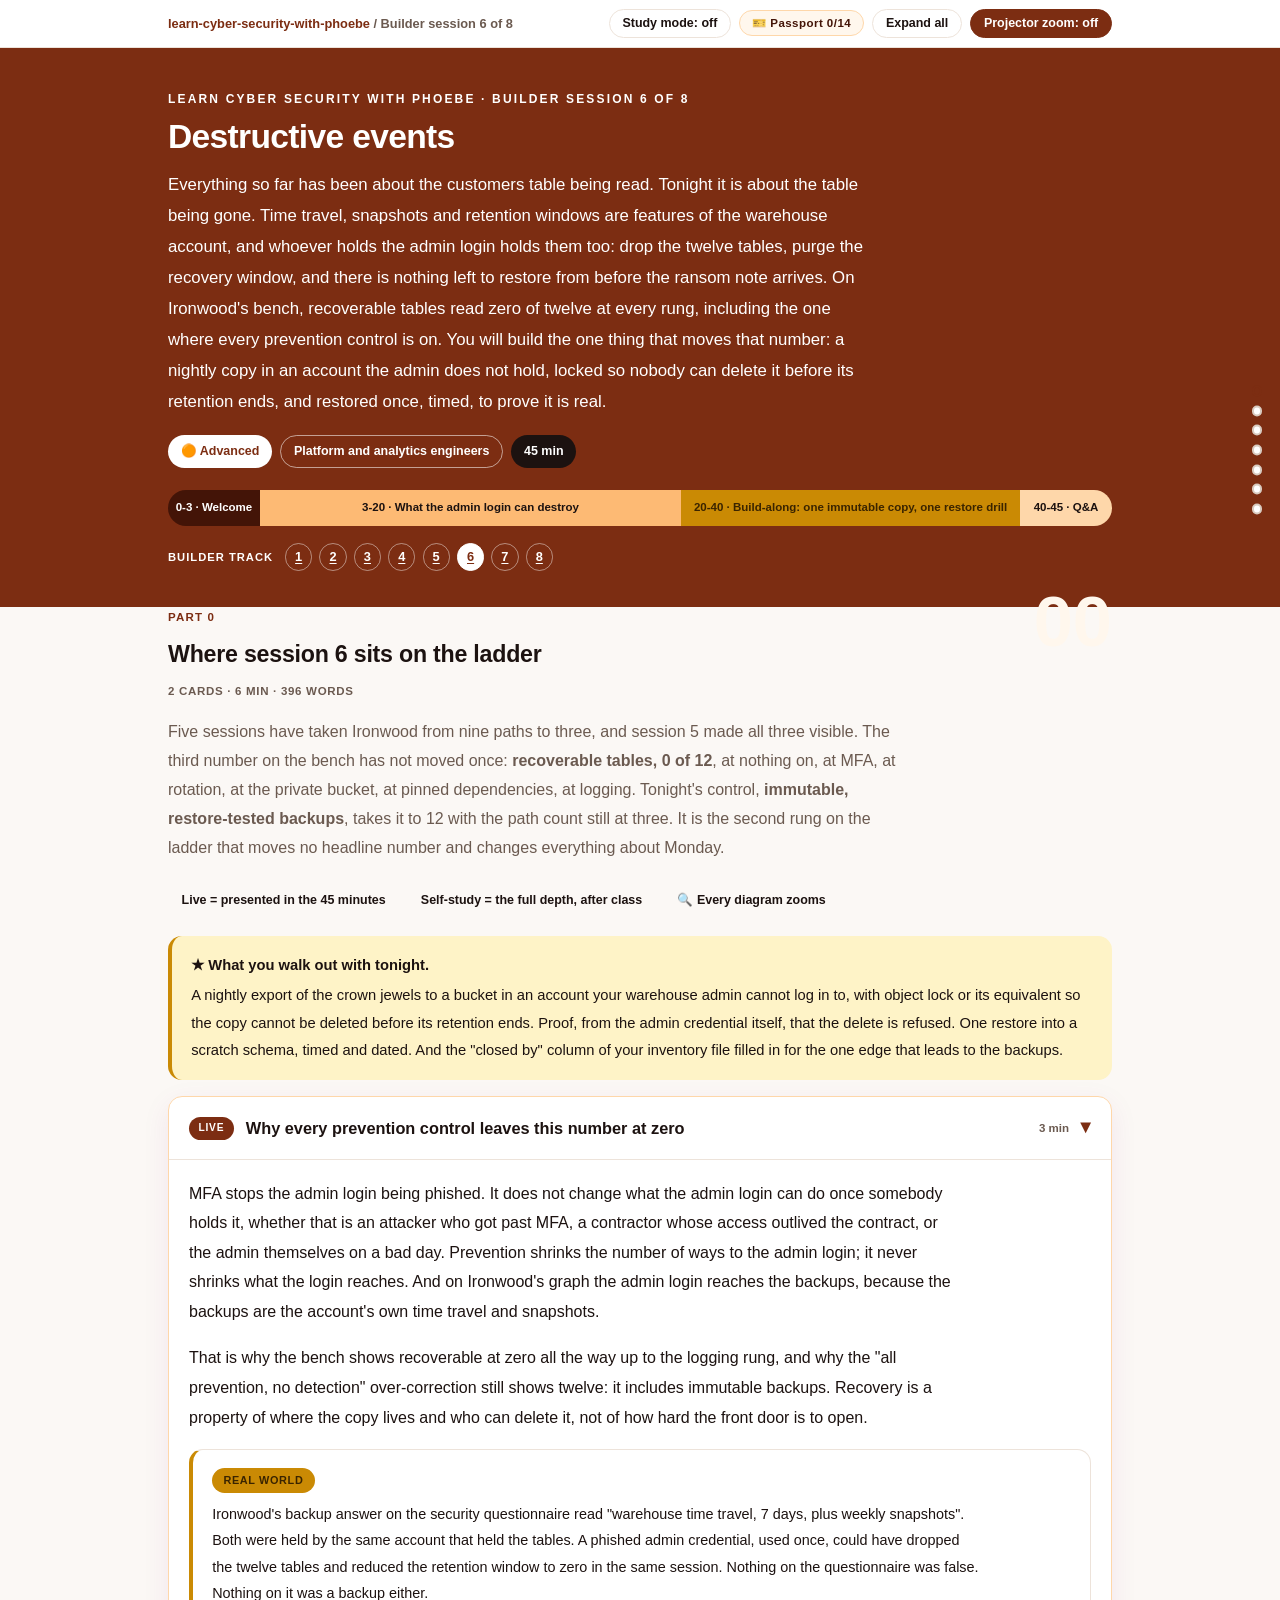
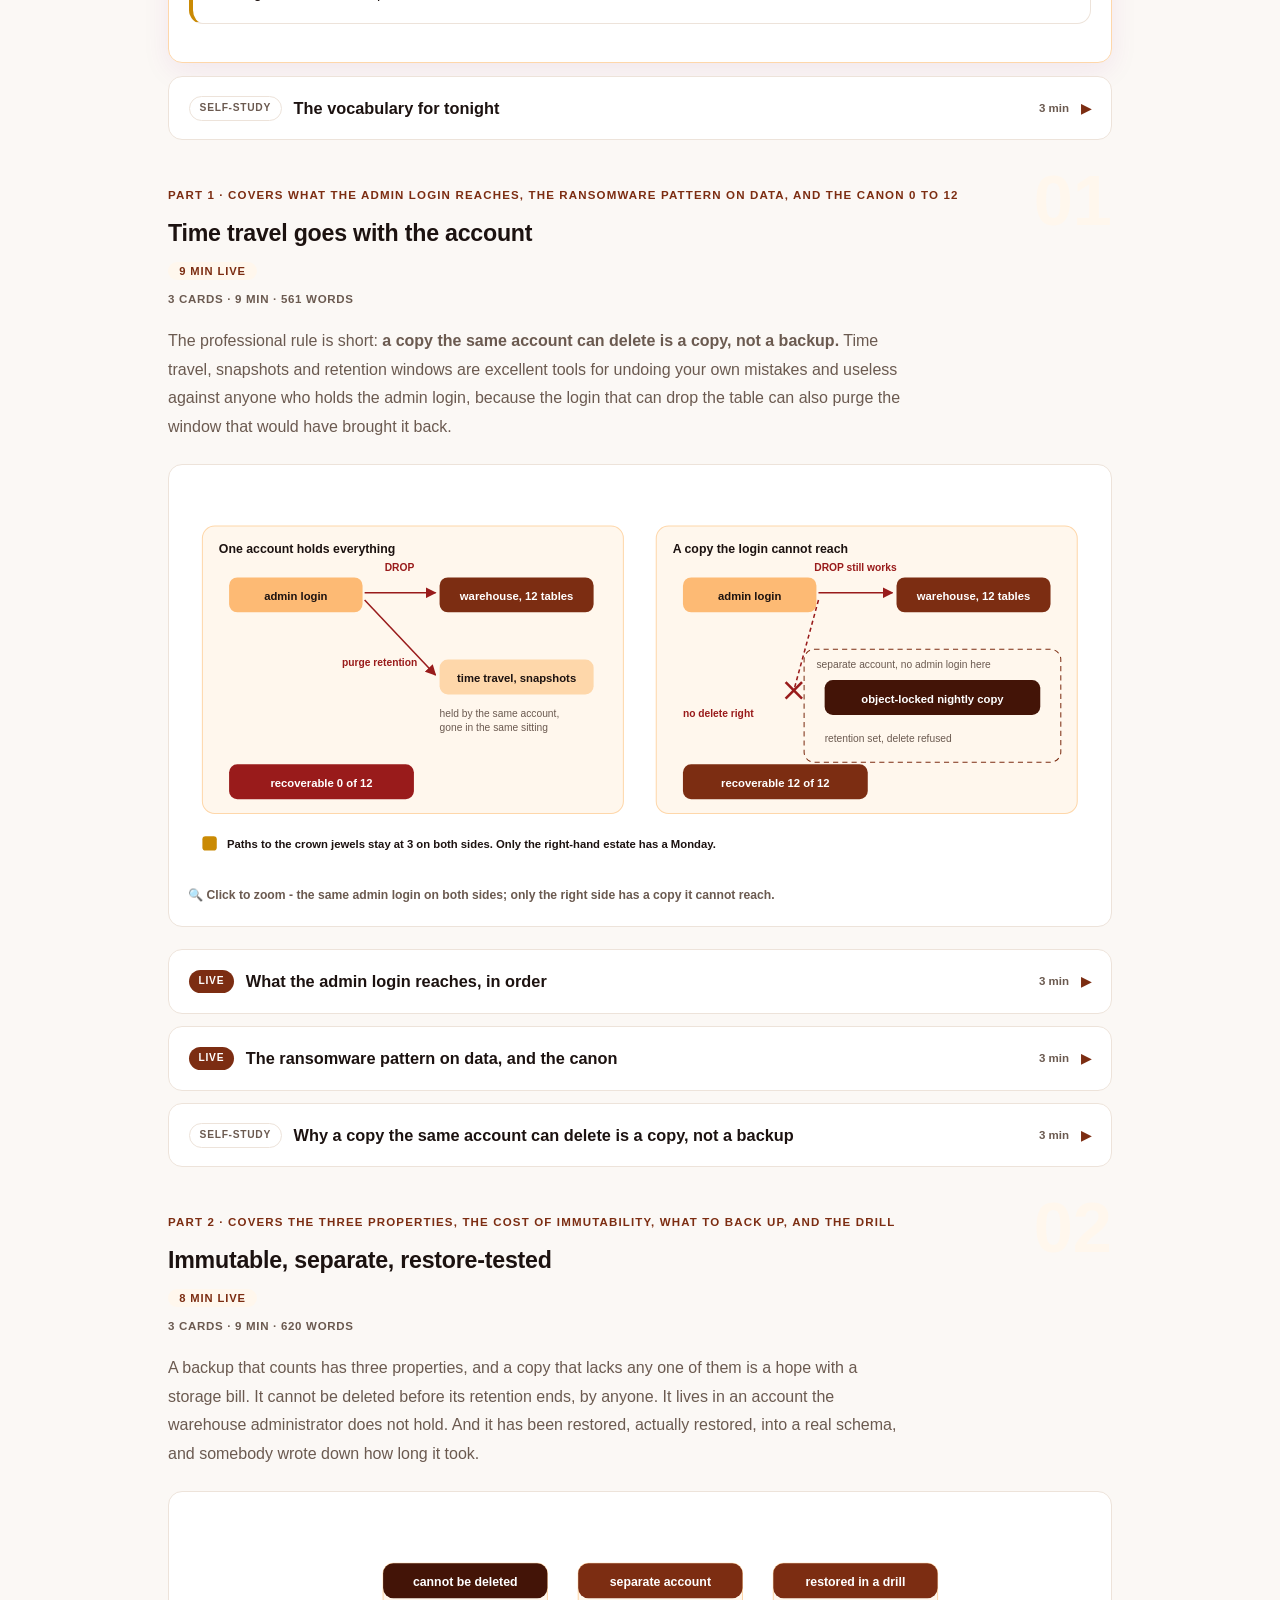
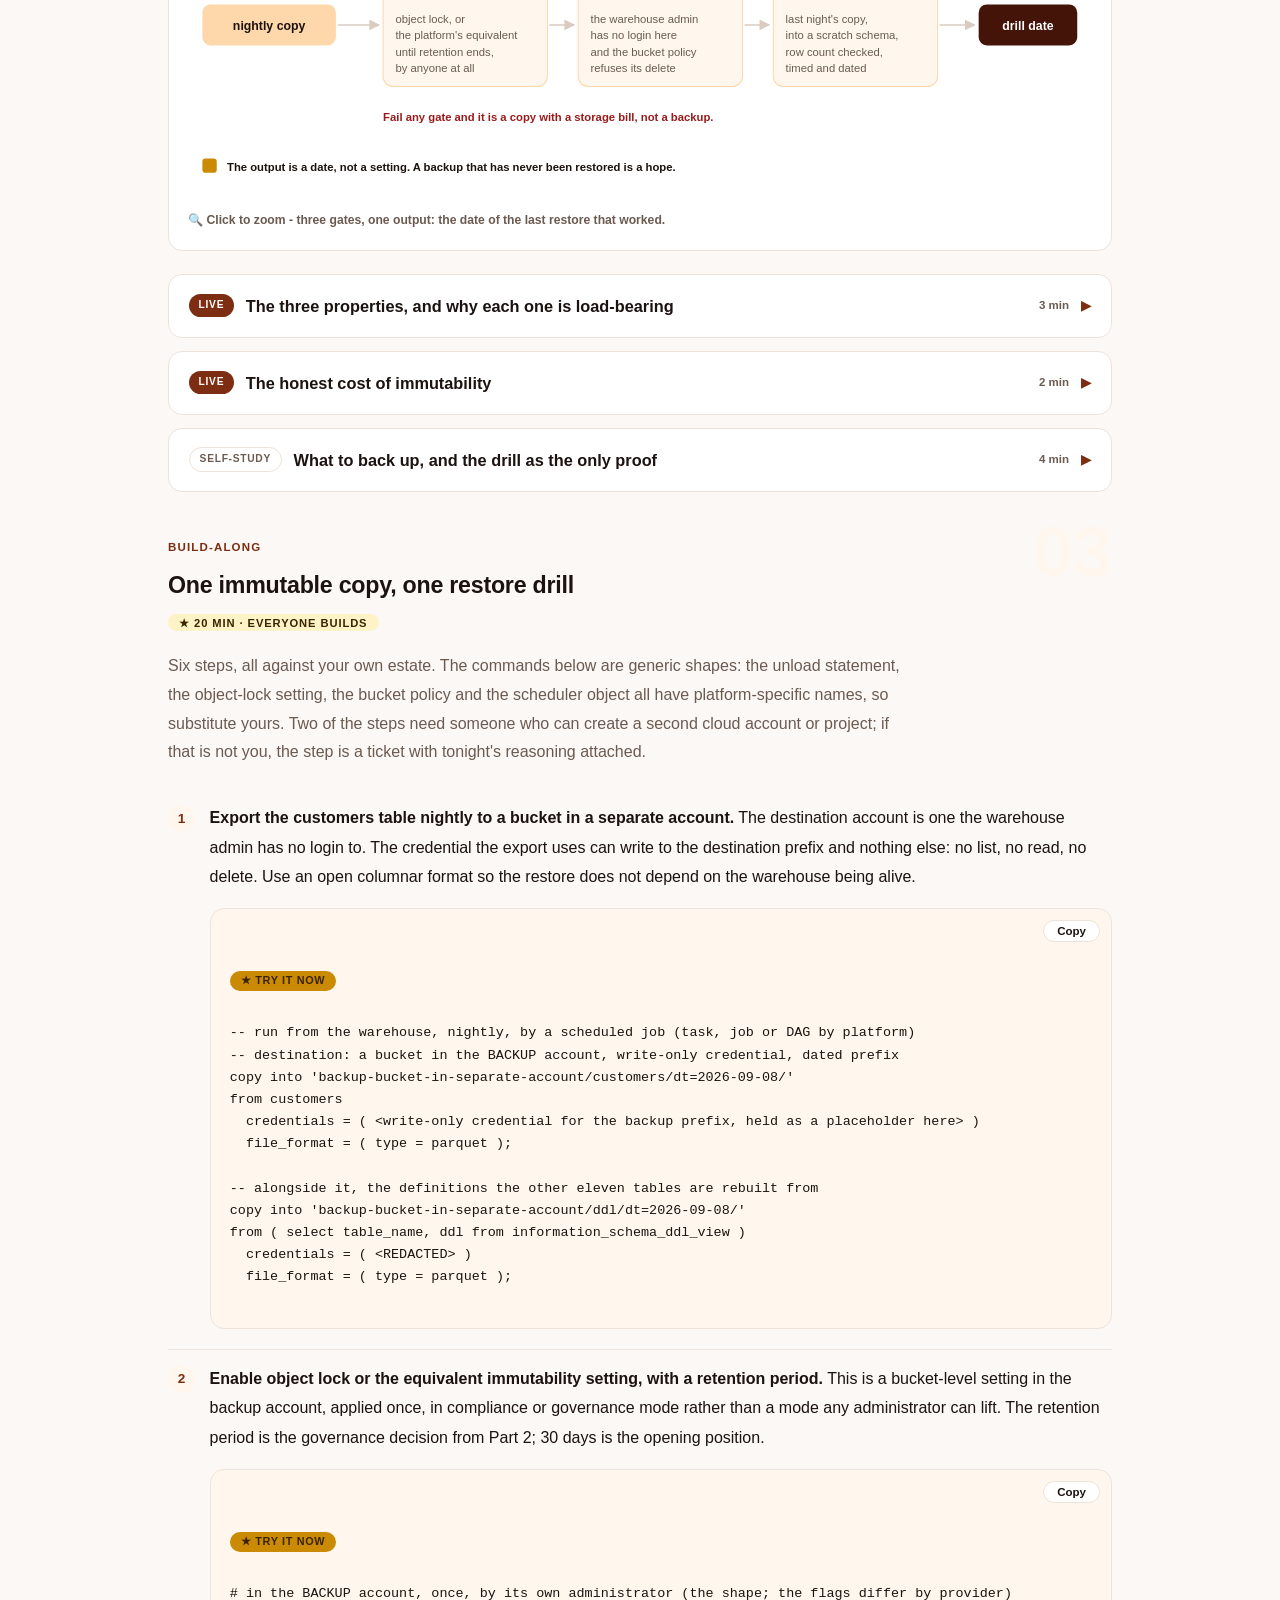
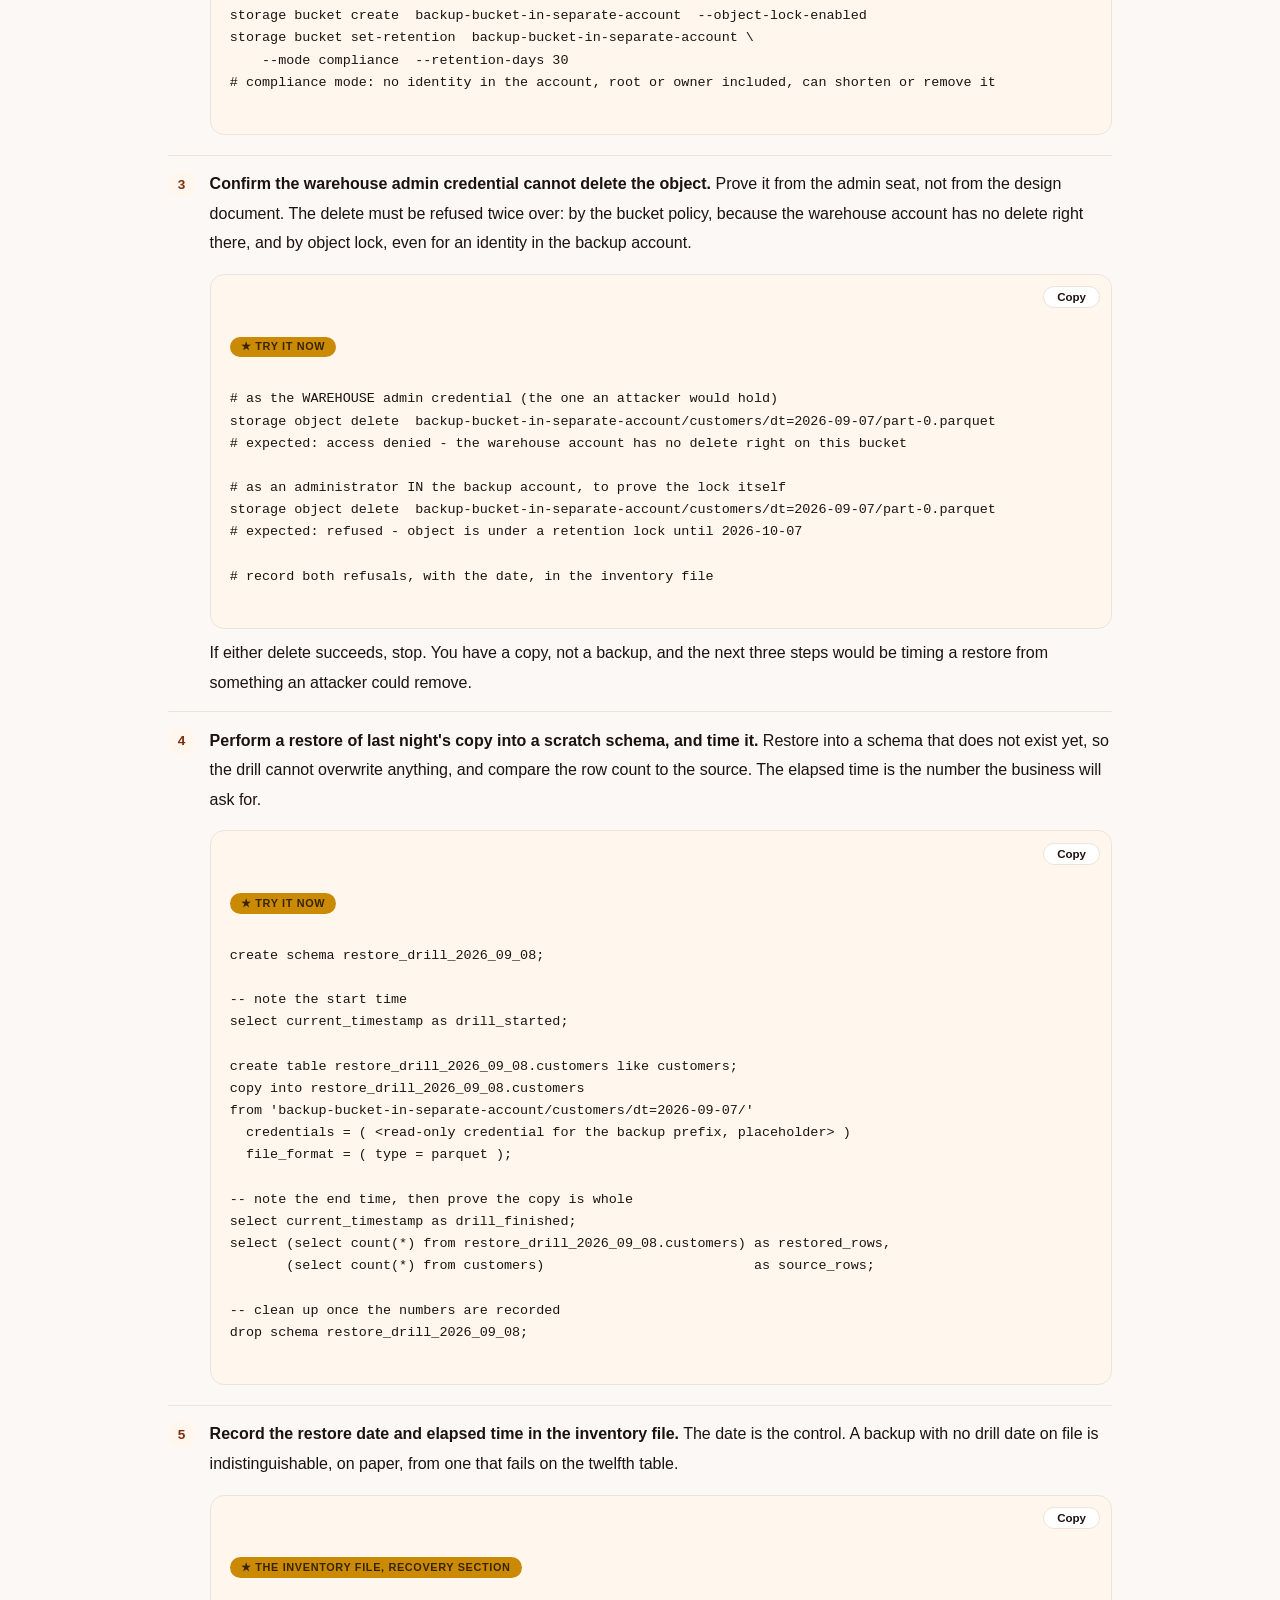
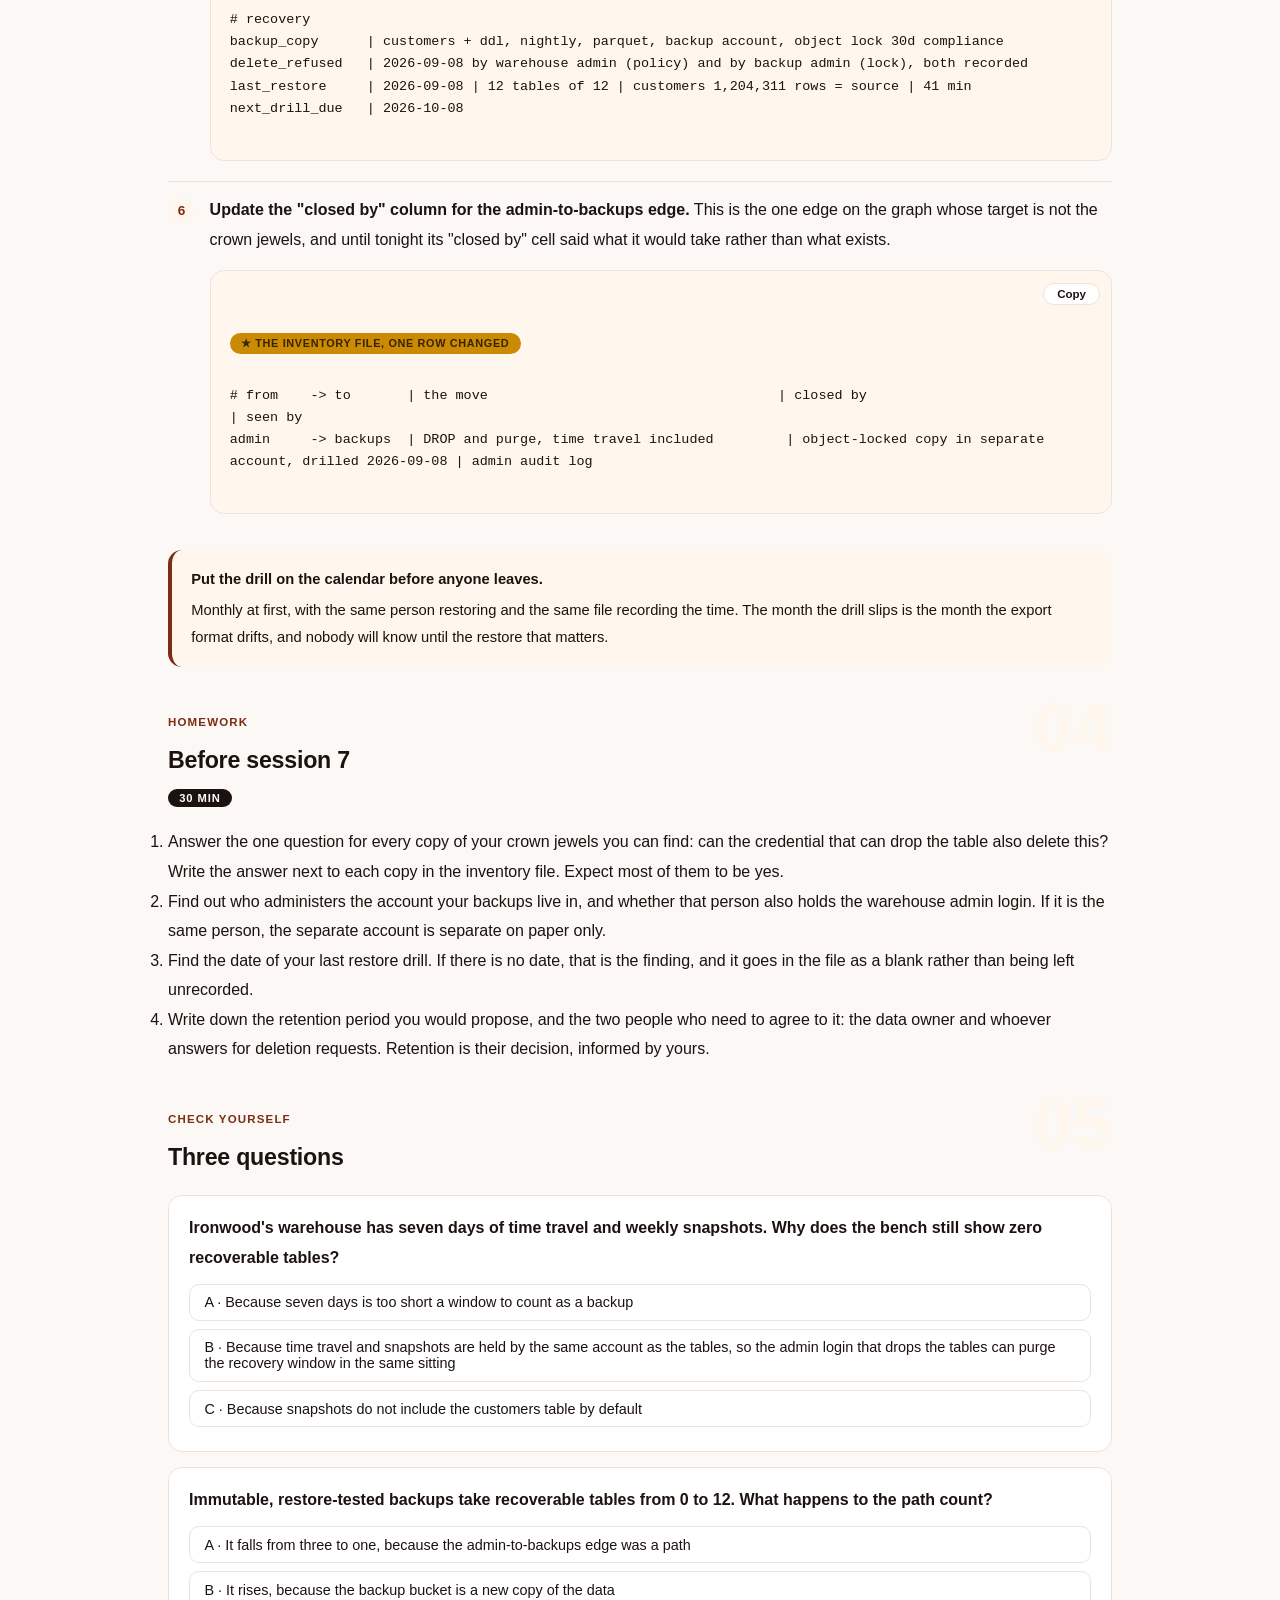
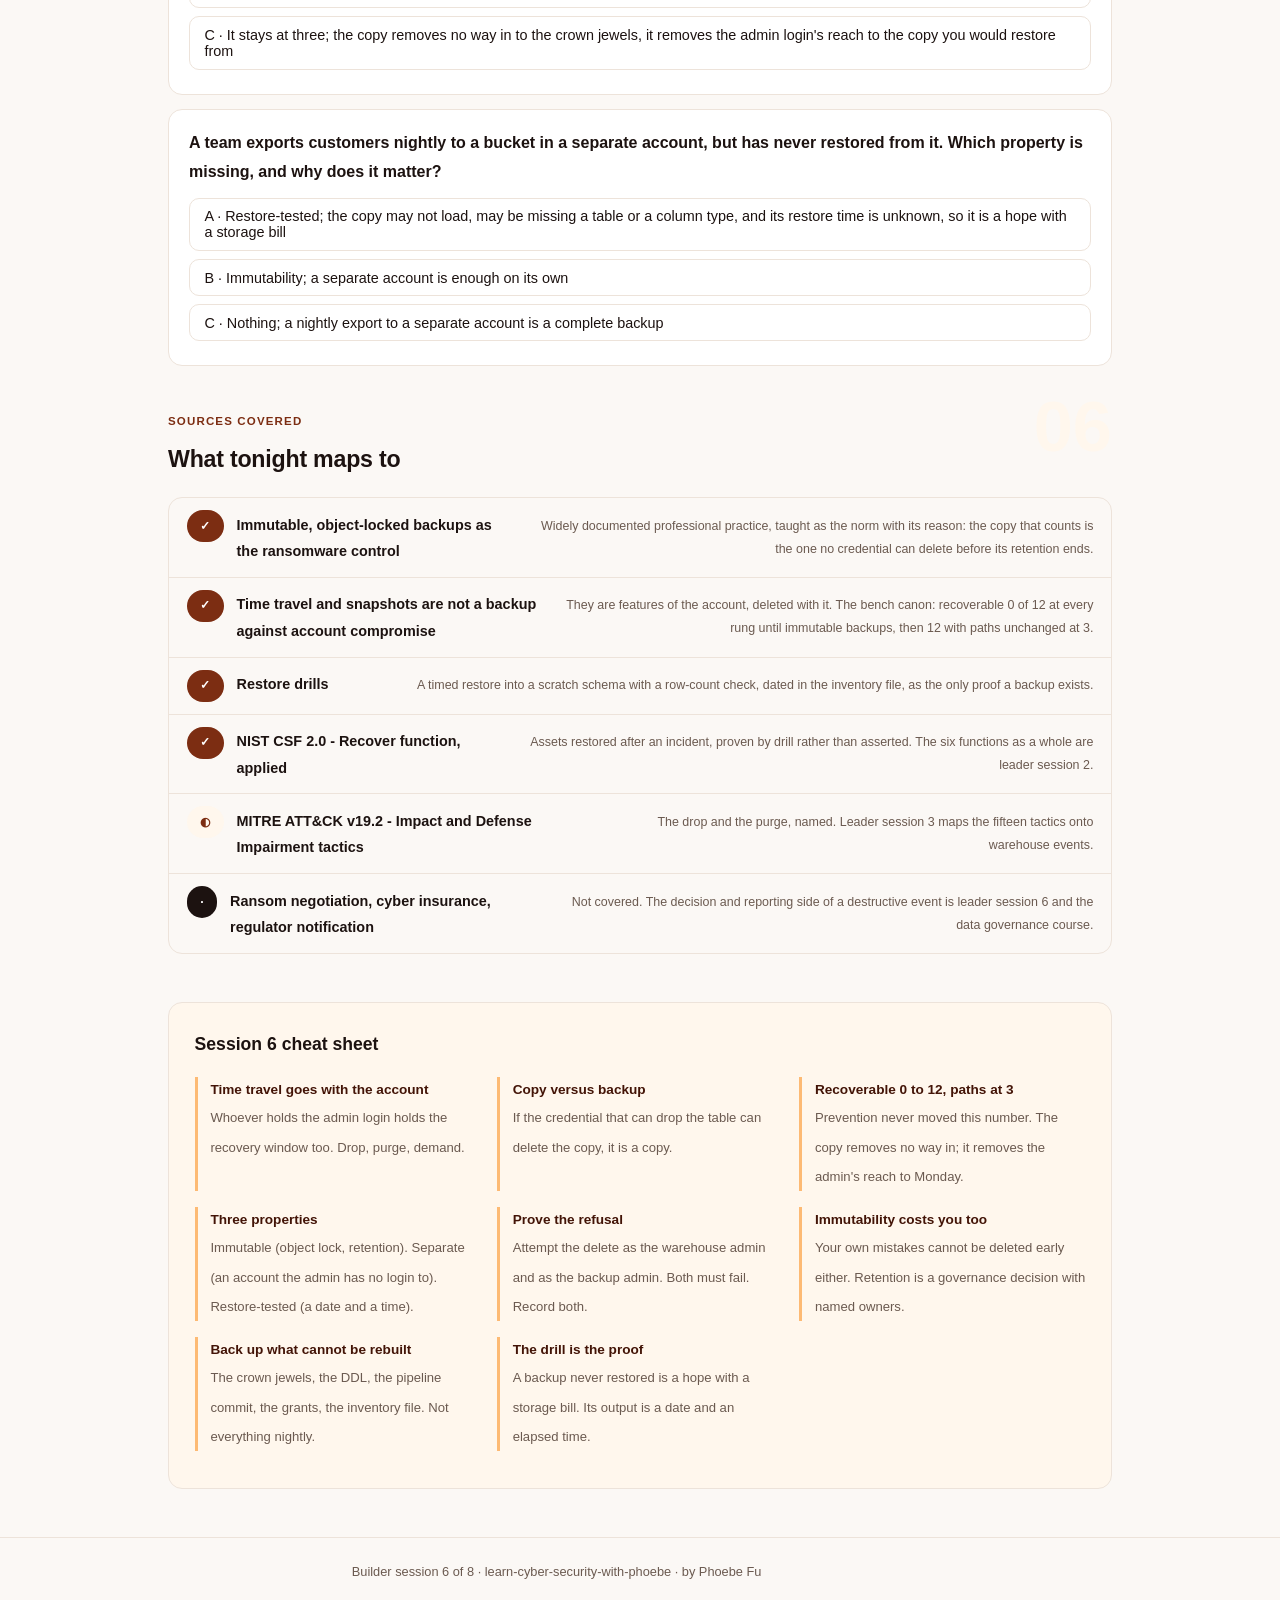
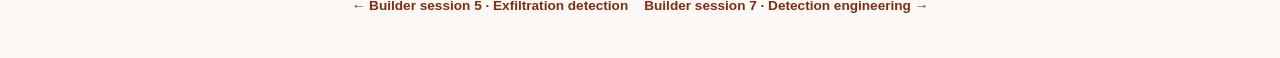
<file: courses/b6-destructive-events.html>
<!DOCTYPE html>
<html lang="en">
<head>
<meta charset="UTF-8">
<meta name="viewport" content="width=device-width, initial-scale=1.0">
<!-- social:start -->
<meta name="description" content="Builder session 6 of 8. Time travel, snapshots and retention windows belong to the warehouse account, so whoever holds the admin login can drop the tables and purge the recovery window in one sitting. One immutable copy in a separate account, one timed restore drill, and recoverable tables go from 0 to 12 with the path count unchanged.">
<meta property="og:type" content="article">
<meta property="og:site_name" content="Learn with Phoebe">
<meta property="og:title" content="Destructive events - learn cyber security with phoebe">
<meta property="og:description" content="Builder session 6 of 8. A copy the same account can delete is a copy, not a backup. Immutable, separate, restore-tested.">
<meta property="og:url" content="https://phoebefu6.github.io/learn-cyber-security-with-phoebe/courses/b6-destructive-events.html">
<meta property="og:image" content="https://phoebefu6.github.io/learn-cyber-security-with-phoebe/assets/og-cover.png">
<meta property="og:image:width" content="1200">
<meta property="og:image:height" content="630">
<meta name="twitter:card" content="summary_large_image">
<meta name="twitter:title" content="Destructive events - learn cyber security with phoebe">
<meta name="twitter:description" content="Time travel goes with the account. Recoverable tables 0 to 12, paths unchanged.">
<meta name="twitter:image" content="https://phoebefu6.github.io/learn-cyber-security-with-phoebe/assets/og-cover.png">
<!-- social:end -->
<title>Builder session 6 · Destructive events - learn cyber security with phoebe</title>
<link rel="stylesheet" href="../assets/style.css?v=23">
</head>
<body>

<div class="toolbar">
  <div class="wrap">
    <span class="crumb"><a href="../index.html">learn-cyber-security-with-phoebe</a> / Builder session 6 of 8</span>
    <button class="btn" id="toggle-all" type="button">Expand all</button>
    <button class="btn primary" id="zoom-toggle" type="button">Projector zoom: off</button>
  </div>
</div>

<header class="masthead">
  <div class="wrap">
    <div class="eyebrow">Learn Cyber Security with Phoebe · Builder session 6 of 8</div>
    <h1>Destructive <span class="accent">events</span></h1>
    <p class="sub">Everything so far has been about the customers table being read. Tonight it is about the table being gone. Time travel, snapshots and retention windows are features of the warehouse account, and whoever holds the admin login holds them too: drop the twelve tables, purge the recovery window, and there is nothing left to restore from before the ransom note arrives. On Ironwood's bench, recoverable tables read zero of twelve at every rung, including the one where every prevention control is on. You will build the one thing that moves that number: a nightly copy in an account the admin does not hold, locked so nobody can delete it before its retention ends, and restored once, timed, to prove it is real.</p>
    <div class="chip-row">
      <span class="chip level">🟠 Advanced</span>
      <span class="chip audience">Platform and analytics engineers</span>
      <span class="chip time">45 min</span>
    </div>
    <div class="agenda">
      <span class="a1" style="flex:1">0-3 · Welcome</span>
      <span class="a2" style="flex:5">3-20 · What the admin login can destroy</span>
      <span class="a3" style="flex:4">20-40 · Build-along: one immutable copy, one restore drill</span>
      <span class="a4" style="flex:1">40-45 · Q&amp;A</span>
    </div>
  </div>
</header>

<main class="wrap">

  <!-- ============ INTRO ============ -->
  <section class="section" id="intro">
    <div class="section-kicker">
      <span class="klabel">Part 0</span>
      <h2>Where session 6 sits on the ladder</h2>
    </div>
    <p class="lede">Five sessions have taken Ironwood from nine paths to three, and session 5 made all three visible. The third number on the bench has not moved once: <strong>recoverable tables, 0 of 12</strong>, at nothing on, at MFA, at rotation, at the private bucket, at pinned dependencies, at logging. Tonight's control, <strong>immutable, restore-tested backups</strong>, takes it to 12 with the path count still at three. It is the second rung on the ladder that moves no headline number and changes everything about Monday.</p>

    <div class="legend">
      <span class="pill">Live = presented in the 45 minutes</span>
      <span class="pill">Self-study = the full depth, after class</span>
      <span class="pill">🔍 Every diagram zooms</span>
    </div>

    <div class="callout win">
      <p><strong>★ What you walk out with tonight.</strong> A nightly export of the crown jewels to a bucket in an account your warehouse admin cannot log in to, with object lock or its equivalent so the copy cannot be deleted before its retention ends. Proof, from the admin credential itself, that the delete is refused. One restore into a scratch schema, timed and dated. And the "closed by" column of your inventory file filled in for the one edge that leads to the backups.</p>
    </div>

    <details class="card" open>
      <summary><span class="mode live">Live</span>Why every prevention control leaves this number at zero<span class="mini">3 min</span><span class="caret">▶</span></summary>
      <div class="body">
        <p>MFA stops the admin login being phished. It does not change what the admin login can do once somebody holds it, whether that is an attacker who got past MFA, a contractor whose access outlived the contract, or the admin themselves on a bad day. Prevention shrinks the number of ways to the admin login; it never shrinks what the login reaches. And on Ironwood's graph the admin login reaches the backups, because the backups are the account's own time travel and snapshots.</p>
        <p>That is why the bench shows recoverable at zero all the way up to the logging rung, and why the "all prevention, no detection" over-correction still shows twelve: it includes immutable backups. Recovery is a property of where the copy lives and who can delete it, not of how hard the front door is to open.</p>
        <div class="callout example">
          <span class="ex-pill">Real world</span>
          <p>Ironwood's backup answer on the security questionnaire read "warehouse time travel, 7 days, plus weekly snapshots". Both were held by the same account that held the tables. A phished admin credential, used once, could have dropped the twelve tables and reduced the retention window to zero in the same session. Nothing on the questionnaire was false. Nothing on it was a backup either.</p>
        </div>
      </div>
    </details>

    <details class="card">
      <summary><span class="mode self">Self-study</span>The vocabulary for tonight<span class="mini">3 min</span><span class="caret">▶</span></summary>
      <div class="body">
        <ul>
          <li><strong>Time travel</strong> - the warehouse's ability to query or restore a table as it was at an earlier point inside a retention window. Superb for undoing a mistake. Held by the account.</li>
          <li><strong>Snapshot</strong> - a point-in-time copy of a table or database inside the same platform. Also held by the account, also subject to the account's retention settings.</li>
          <li><strong>Retention window</strong> - how far back time travel or snapshots reach. An account setting. Whoever can change the setting can shorten it to nothing.</li>
          <li><strong>Immutability, object lock</strong> - a storage setting that makes an object undeletable and unmodifiable until its retention period ends, by anyone, including the account's own administrators. The cloud providers each name it differently; the property is the same.</li>
          <li><strong>Separate account</strong> - a second cloud account or project whose credentials the warehouse administrator does not hold. The copy lives there.</li>
          <li><strong>Restore drill</strong> - actually restoring a copy into a scratch location, on a schedule, and timing it. The only proof a backup exists.</li>
          <li><strong>Recoverable</strong> - the bench's third number: whether an attacker who reaches the admin login can also destroy the copy you would restore from. Twelve tables, all or nothing.</li>
        </ul>
      </div>
    </details>
  </section>

  <!-- ============ PART 1 ============ -->
  <section class="section" id="part-1">
    <div class="section-kicker">
      <span class="klabel">Part 1 · covers what the admin login reaches, the ransomware pattern on data, and the canon 0 to 12</span>
      <h2>Time travel goes with the account</h2>
      <span class="tag concept">9 min live</span>
    </div>
    <p class="lede">The professional rule is short: <strong>a copy the same account can delete is a copy, not a backup.</strong> Time travel, snapshots and retention windows are excellent tools for undoing your own mistakes and useless against anyone who holds the admin login, because the login that can drop the table can also purge the window that would have brought it back.</p>

    <figure class="zoomable">
      <svg viewBox="0 0 880 380" xmlns="http://www.w3.org/2000/svg" role="img" aria-label="Two estates side by side. Left: the admin login reaches the warehouse of twelve tables and also its time travel and snapshots, so a drop and a purge in one sitting leave zero recoverable tables. Right: the same admin login reaches the warehouse, but an object-locked nightly copy sits in a separate account it cannot log in to, so twelve tables are recoverable.">
        <style>
          .b6aT { font: 800 11px Inter, sans-serif; fill: #fff; }
          .b6aH { font: 800 11px Inter, sans-serif; fill: #1C1210; }
          .b6aK { font: 800 12px Inter, sans-serif; fill: #1C1210; }
          .b6aM { font: 400 10px Inter, sans-serif; fill: #6B5A50; }
          .b6aN { font: 700 11px Inter, sans-serif; fill: #1C1210; }
          .b6aR { font: 800 10px Inter, sans-serif; fill: #991B1B; }
        </style>
        <defs>
          <marker id="b6aAr" viewBox="0 0 10 10" refX="9" refY="5" markerWidth="7" markerHeight="7" orient="auto"><path d="M0,0 L10,5 L0,10 z" fill="#D9CBC0"></path></marker>
          <marker id="b6aRd" viewBox="0 0 10 10" refX="9" refY="5" markerWidth="7" markerHeight="7" orient="auto"><path d="M0,0 L10,5 L0,10 z" fill="#991B1B"></path></marker>
        </defs>

        <rect x="14" y="40" width="410" height="280" rx="12" fill="#FFF7ED" stroke="#FED7AA"></rect>
        <text class="b6aK" x="30" y="66">One account holds everything</text>

        <rect x="40" y="90" width="130" height="34" rx="8" fill="#FDBA74"></rect>
        <text class="b6aH" x="105" y="112" text-anchor="middle">admin login</text>

        <rect x="245" y="90" width="150" height="34" rx="8" fill="#7C2D12"></rect>
        <text class="b6aT" x="320" y="112" text-anchor="middle">warehouse, 12 tables</text>
        <line x1="172" y1="105" x2="241" y2="105" stroke="#991B1B" stroke-width="1.5" marker-end="url(#b6aRd)"></line>
        <text class="b6aR" x="206" y="84" text-anchor="middle">DROP</text>

        <rect x="245" y="170" width="150" height="34" rx="8" fill="#FED7AA"></rect>
        <text class="b6aH" x="320" y="192" text-anchor="middle">time travel, snapshots</text>
        <line x1="172" y1="112" x2="241" y2="185" stroke="#991B1B" stroke-width="1.5" marker-end="url(#b6aRd)"></line>
        <text class="b6aR" x="150" y="176">purge retention</text>
        <text class="b6aM" x="245" y="226">held by the same account,</text>
        <text class="b6aM" x="245" y="240">gone in the same sitting</text>

        <rect x="40" y="272" width="180" height="34" rx="8" fill="#991B1B"></rect>
        <text class="b6aT" x="130" y="294" text-anchor="middle">recoverable 0 of 12</text>

        <rect x="456" y="40" width="410" height="280" rx="12" fill="#FFF7ED" stroke="#FED7AA"></rect>
        <text class="b6aK" x="472" y="66">A copy the login cannot reach</text>

        <rect x="482" y="90" width="130" height="34" rx="8" fill="#FDBA74"></rect>
        <text class="b6aH" x="547" y="112" text-anchor="middle">admin login</text>

        <rect x="690" y="90" width="150" height="34" rx="8" fill="#7C2D12"></rect>
        <text class="b6aT" x="765" y="112" text-anchor="middle">warehouse, 12 tables</text>
        <line x1="614" y1="105" x2="686" y2="105" stroke="#991B1B" stroke-width="1.5" marker-end="url(#b6aRd)"></line>
        <text class="b6aR" x="650" y="84" text-anchor="middle">DROP still works</text>

        <rect x="600" y="160" width="250" height="110" rx="10" fill="#FFF7ED" stroke="#7C2D12" stroke-dasharray="5 4"></rect>
        <text class="b6aM" x="612" y="178">separate account, no admin login here</text>
        <rect x="620" y="190" width="210" height="34" rx="8" fill="#431407"></rect>
        <text class="b6aT" x="725" y="212" text-anchor="middle">object-locked nightly copy</text>
        <text class="b6aM" x="620" y="250">retention set, delete refused</text>

        <line x1="614" y1="112" x2="590" y2="200" stroke="#991B1B" stroke-width="1.5" stroke-dasharray="4 3"></line>
        <line x1="582" y1="192" x2="598" y2="208" stroke="#991B1B" stroke-width="2.5"></line>
        <line x1="598" y1="192" x2="582" y2="208" stroke="#991B1B" stroke-width="2.5"></line>
        <text class="b6aR" x="482" y="226">no delete right</text>

        <rect x="482" y="272" width="180" height="34" rx="8" fill="#7C2D12"></rect>
        <text class="b6aT" x="572" y="294" text-anchor="middle">recoverable 12 of 12</text>

        <rect x="14" y="342" width="14" height="14" rx="3" fill="#CA8A04"></rect>
        <text class="b6aN" x="38" y="354">Paths to the crown jewels stay at 3 on both sides. Only the right-hand estate has a Monday.</text>
      </svg>
      <figcaption>🔍 Click to zoom - the same admin login on both sides; only the right side has a copy it cannot reach.</figcaption>
    </figure>

    <details class="card">
      <summary><span class="mode live">Live</span>What the admin login reaches, in order<span class="mini">3 min</span><span class="caret">▶</span></summary>
      <div class="body">
        <ul>
          <li><strong>The twelve tables.</strong> A drop is one statement per table, or one per schema. Seconds.</li>
          <li><strong>The retention window.</strong> Time travel and snapshot retention are account or object parameters, and the admin role sets them. Reducing retention to its minimum, or dropping the objects that hold the snapshots, purges the recovery window that the drop would otherwise have been undone from.</li>
          <li><strong>The warehouse-side export jobs.</strong> If your nightly copy is written by a job that the same admin controls, to a bucket the same account owns, the job can be stopped and the bucket emptied from the same seat. The copy has to live where the admin cannot follow it.</li>
          <li><strong>Not the object-locked copy in a separate account.</strong> This is the only item on the list the login does not reach, and it is the whole of tonight's control. The admin can still drop every table; on Monday morning the twelve tables come back from a copy the drop never touched.</li>
        </ul>
      </div>
    </details>

    <details class="card">
      <summary><span class="mode live">Live</span>The ransomware pattern on data, and the canon<span class="mini">3 min</span><span class="caret">▶</span></summary>
      <div class="body">
        <p>Ransomware against a data estate follows one shape: <strong>drop or encrypt</strong> the tables, <strong>purge</strong> whatever the account can reach that would restore them, then <strong>demand</strong>. The second step is the one that decides whether the third step has any leverage. An estate whose only recovery is the account's own time travel has handed the attacker both the tables and the undo button.</p>
        <p>On the bench, recoverable tables read 0 of 12 at every rung from nothing on through query logging, and 0 at the "perimeter firewall only" over-correction too. Immutable, restore-tested backups take it to 12 with paths still at three and undetected still at zero. The path count is untouched because the copy removes no way in; it removes the admin-to-backups edge, which was never a path to the crown jewels. It was the path to Monday.</p>
        <div class="callout tip">
          <p><strong>Ransomware does not need to exfiltrate to hurt you.</strong> A ransom note for the return of your own customers table works even if not one row left the building. Exfiltration detection in session 5 and recovery tonight are two different defences against two different endings of the same intrusion.</p>
        </div>
      </div>
    </details>

    <details class="card">
      <summary><span class="mode self">Self-study</span>Why a copy the same account can delete is a copy, not a backup<span class="mini">3 min</span><span class="caret">▶</span></summary>
      <div class="body">
        <p>The test is one question: <strong>can the credential that can destroy the original also destroy the copy?</strong> If yes, the copy protects against hardware failure, bad deploys and accidental deletes, all of which are real and worth protecting against. It protects against nothing that holds the admin login, because whatever dropped the table can delete the copy in the next statement.</p>
        <table class="clean">
          <thead><tr><th>Kind of copy</th><th>Protects against</th><th>Held by the admin login?</th><th>Counts as recoverable on the bench?</th></tr></thead>
          <tbody>
            <tr><td>Time travel</td><td>Your own mistakes inside the window</td><td>Yes, including the window</td><td>No</td></tr>
            <tr><td>Snapshot in the same account</td><td>Mistakes, bad deploys, some corruption</td><td>Yes</td><td>No</td></tr>
            <tr><td>Nightly export to a bucket the warehouse account owns</td><td>Platform outage, mistakes</td><td>Yes, via the bucket</td><td>No</td></tr>
            <tr><td>Export to a separate account, deletable there</td><td>Everything above, plus a compromised warehouse admin, until the second account is also compromised</td><td>No, but its own admin can delete it</td><td>Not yet</td></tr>
            <tr><td>Object-locked copy in a separate account, restore-tested</td><td>All of the above, including anyone who holds either account</td><td>No, and nobody can delete it early</td><td>Yes: 12 of 12</td></tr>
          </tbody>
        </table>
        <p>The fourth row is the one teams stop at, and it is nearly right. A separate account whose own administrator can still delete the copy has moved the problem, not removed it. Object lock is what turns a second account into a backup: the delete is refused for everyone until the retention period ends.</p>
      </div>
    </details>
  </section>

  <!-- ============ PART 2 ============ -->
  <section class="section" id="part-2">
    <div class="section-kicker">
      <span class="klabel">Part 2 · covers the three properties, the cost of immutability, what to back up, and the drill</span>
      <h2>Immutable, separate, restore-tested</h2>
      <span class="tag concept">8 min live</span>
    </div>
    <p class="lede">A backup that counts has three properties, and a copy that lacks any one of them is a hope with a storage bill. It cannot be deleted before its retention ends, by anyone. It lives in an account the warehouse administrator does not hold. And it has been restored, actually restored, into a real schema, and somebody wrote down how long it took.</p>

    <figure class="zoomable">
      <svg viewBox="0 0 880 280" xmlns="http://www.w3.org/2000/svg" role="img" aria-label="A nightly copy passes through three gates in sequence: cannot be deleted before retention ends, lives in a separate account the warehouse admin does not hold, and has been restored in a timed drill. The output is a drill date. Any gate failed leaves a copy with a storage bill rather than a backup.">
        <style>
          .b6bT { font: 800 12px Inter, sans-serif; fill: #fff; }
          .b6bH { font: 800 12px Inter, sans-serif; fill: #1C1210; }
          .b6bM { font: 400 11px Inter, sans-serif; fill: #6B5A50; }
          .b6bN { font: 700 11px Inter, sans-serif; fill: #1C1210; }
          .b6bR { font: 800 11px Inter, sans-serif; fill: #991B1B; }
        </style>
        <defs>
          <marker id="b6bAr" viewBox="0 0 10 10" refX="9" refY="5" markerWidth="7" markerHeight="7" orient="auto"><path d="M0,0 L10,5 L0,10 z" fill="#D9CBC0"></path></marker>
        </defs>

        <rect x="14" y="90" width="130" height="40" rx="8" fill="#FED7AA"></rect>
        <text class="b6bH" x="79" y="115" text-anchor="middle">nightly copy</text>
        <line x1="146" y1="110" x2="186" y2="110" stroke="#D9CBC0" stroke-width="1.5" marker-end="url(#b6bAr)"></line>

        <rect x="190" y="50" width="160" height="120" rx="10" fill="#FFF7ED" stroke="#FED7AA"></rect>
        <rect x="190" y="50" width="160" height="34" rx="10" fill="#431407"></rect>
        <text class="b6bT" x="270" y="72" text-anchor="middle">cannot be deleted</text>
        <text class="b6bM" x="202" y="108">object lock, or</text>
        <text class="b6bM" x="202" y="124">the platform's equivalent</text>
        <text class="b6bM" x="202" y="140">until retention ends,</text>
        <text class="b6bM" x="202" y="156">by anyone at all</text>
        <line x1="352" y1="110" x2="376" y2="110" stroke="#D9CBC0" stroke-width="1.5" marker-end="url(#b6bAr)"></line>

        <rect x="380" y="50" width="160" height="120" rx="10" fill="#FFF7ED" stroke="#FED7AA"></rect>
        <rect x="380" y="50" width="160" height="34" rx="10" fill="#7C2D12"></rect>
        <text class="b6bT" x="460" y="72" text-anchor="middle">separate account</text>
        <text class="b6bM" x="392" y="108">the warehouse admin</text>
        <text class="b6bM" x="392" y="124">has no login here</text>
        <text class="b6bM" x="392" y="140">and the bucket policy</text>
        <text class="b6bM" x="392" y="156">refuses its delete</text>
        <line x1="542" y1="110" x2="566" y2="110" stroke="#D9CBC0" stroke-width="1.5" marker-end="url(#b6bAr)"></line>

        <rect x="570" y="50" width="160" height="120" rx="10" fill="#FFF7ED" stroke="#FED7AA"></rect>
        <rect x="570" y="50" width="160" height="34" rx="10" fill="#7C2D12"></rect>
        <text class="b6bT" x="650" y="72" text-anchor="middle">restored in a drill</text>
        <text class="b6bM" x="582" y="108">last night's copy,</text>
        <text class="b6bM" x="582" y="124">into a scratch schema,</text>
        <text class="b6bM" x="582" y="140">row count checked,</text>
        <text class="b6bM" x="582" y="156">timed and dated</text>
        <line x1="732" y1="110" x2="766" y2="110" stroke="#D9CBC0" stroke-width="1.5" marker-end="url(#b6bAr)"></line>

        <rect x="770" y="90" width="96" height="40" rx="8" fill="#431407"></rect>
        <text class="b6bT" x="818" y="115" text-anchor="middle">drill date</text>

        <text class="b6bR" x="190" y="204">Fail any gate and it is a copy with a storage bill, not a backup.</text>

        <rect x="14" y="240" width="14" height="14" rx="3" fill="#CA8A04"></rect>
        <text class="b6bN" x="38" y="252">The output is a date, not a setting. A backup that has never been restored is a hope.</text>
      </svg>
      <figcaption>🔍 Click to zoom - three gates, one output: the date of the last restore that worked.</figcaption>
    </figure>

    <details class="card">
      <summary><span class="mode live">Live</span>The three properties, and why each one is load-bearing<span class="mini">3 min</span><span class="caret">▶</span></summary>
      <div class="body">
        <ul>
          <li><strong>Immutable.</strong> Object lock, or the storage platform's equivalent, with a retention period. Until the period ends the object cannot be deleted or overwritten by anyone, including the account's own root or owner. Without this, the second property only moves the problem to whoever administers the second account.</li>
          <li><strong>Separate.</strong> A different cloud account or project, with its own identities, that the warehouse administrator has no login to. The export job that writes the copy has write access to the destination and nothing else; the warehouse side can push and cannot list, read or delete. Without this, the warehouse admin credential reaches the copy through the account it already holds.</li>
          <li><strong>Restore-tested.</strong> Restored into a scratch schema on a schedule, with the row count compared to the source and the elapsed time written down. Without this, the first two properties protect a file that may not load, may be missing a table, or may take three days to bring back when the business expected three hours.</li>
        </ul>
      </div>
    </details>

    <details class="card">
      <summary><span class="mode live">Live</span>The honest cost of immutability<span class="mini">2 min</span><span class="caret">▶</span></summary>
      <div class="body">
        <p>A copy that nobody can delete for 30 days is a copy that you cannot delete for 30 days either. Your own mistakes, a copy that accidentally includes a column it should not, a table exported before a legal deletion request was honoured, all of them sit in the locked bucket until retention ends. That is not a flaw to engineer around; it is the property doing its job, and it is why the retention period is a governance decision with the data owner and whoever answers for privacy, not a platform default.</p>
        <p>The practical shape: retention long enough that an intrusion discovered late still has a clean copy behind it, short enough that the storage cost and the deletion-request exposure are ones the business has agreed to. Thirty days is a common opening position. Write down who agreed and when.</p>
      </div>
    </details>

    <details class="card">
      <summary><span class="mode self">Self-study</span>What to back up, and the drill as the only proof<span class="mini">4 min</span><span class="caret">▶</span></summary>
      <div class="body">
        <p><strong>Not everything, nightly.</strong> Twelve tables at Ironwood, of which one is the incident and the rest can be rebuilt from source systems and pipelines if the definitions survive. The immutable copy carries the crown jewels and the metadata needed to rebuild the rest: table definitions, pipeline code, the grants, the inventory file. Copying every table every night into a locked bucket is a storage bill with a retention period; copying what cannot be rebuilt is a backup.</p>
        <ul>
          <li><strong>The crown jewels</strong>, full, nightly, in an open columnar format that any engine can read. The restore should not depend on the warehouse that was just dropped.</li>
          <li><strong>The definitions</strong>: DDL for all twelve tables, the pipeline repository at the deployed commit, the role and grant definitions. Small, and the reason the other eleven tables come back.</li>
          <li><strong>The inventory file itself</strong>, because after a destructive event it is the map of what existed.</li>
        </ul>
        <p><strong>The drill is the only proof.</strong> A backup that has never been restored is a hope with a storage bill. The drill is not a checkbox: it is a restore of last night's copy into a scratch schema, a row count compared against the source, and a stopwatch. The elapsed time is the number the business actually needs, because "we have backups" and "we can be back in four hours" are different promises. Do it monthly at first, quarterly once it is boring. The date of the last successful drill goes in the inventory file next to the edge it closes, and a drill date older than a quarter is a finding.</p>
        <div class="callout example">
          <span class="ex-pill">Real world</span>
          <p>Ironwood's first restore drill loaded eleven of twelve tables. The twelfth, customers, failed on a column type the export had written one way and the restore read another. Nobody had known for eight months. The fix took an hour; discovering it during an actual incident would have cost the only table that mattered.</p>
        </div>
      </div>
    </details>
  </section>

  <!-- ============ DEMO ============ -->
  <section class="section" id="demo-1">
    <div class="section-kicker">
      <span class="klabel">Build-along</span>
      <h2>One immutable copy, one restore drill</h2>
      <span class="tag demo">★ 20 min · everyone builds</span>
    </div>
    <p class="lede">Six steps, all against your own estate. The commands below are generic shapes: the unload statement, the object-lock setting, the bucket policy and the scheduler object all have platform-specific names, so substitute yours. Two of the steps need someone who can create a second cloud account or project; if that is not you, the step is a ticket with tonight's reasoning attached.</p>

    <div class="steps">
      <div class="step">
        <p><strong>Export the customers table nightly to a bucket in a separate account.</strong> The destination account is one the warehouse admin has no login to. The credential the export uses can write to the destination prefix and nothing else: no list, no read, no delete. Use an open columnar format so the restore does not depend on the warehouse being alive.</p>
        <div class="prompt-box good">
          <span class="label">★ Try it now</span>
-- run from the warehouse, nightly, by a scheduled job (task, job or DAG by platform)
-- destination: a bucket in the BACKUP account, write-only credential, dated prefix
copy into 'backup-bucket-in-separate-account/customers/dt=2026-09-08/'
from customers
  credentials = ( &lt;write-only credential for the backup prefix, held as a placeholder here&gt; )
  file_format = ( type = parquet );

-- alongside it, the definitions the other eleven tables are rebuilt from
copy into 'backup-bucket-in-separate-account/ddl/dt=2026-09-08/'
from ( select table_name, ddl from information_schema_ddl_view )
  credentials = ( &lt;REDACTED&gt; )
  file_format = ( type = parquet );
        </div>
      </div>
      <div class="step">
        <p><strong>Enable object lock or the equivalent immutability setting, with a retention period.</strong> This is a bucket-level setting in the backup account, applied once, in compliance or governance mode rather than a mode any administrator can lift. The retention period is the governance decision from Part 2; 30 days is the opening position.</p>
        <div class="prompt-box good">
          <span class="label">★ Try it now</span>
# in the BACKUP account, once, by its own administrator (the shape; the flags differ by provider)
storage bucket create  backup-bucket-in-separate-account  --object-lock-enabled
storage bucket set-retention  backup-bucket-in-separate-account \
    --mode compliance  --retention-days 30
# compliance mode: no identity in the account, root or owner included, can shorten or remove it
        </div>
      </div>
      <div class="step">
        <p><strong>Confirm the warehouse admin credential cannot delete the object.</strong> Prove it from the admin seat, not from the design document. The delete must be refused twice over: by the bucket policy, because the warehouse account has no delete right there, and by object lock, even for an identity in the backup account.</p>
        <div class="prompt-box good">
          <span class="label">★ Try it now</span>
# as the WAREHOUSE admin credential (the one an attacker would hold)
storage object delete  backup-bucket-in-separate-account/customers/dt=2026-09-07/part-0.parquet
# expected: access denied - the warehouse account has no delete right on this bucket

# as an administrator IN the backup account, to prove the lock itself
storage object delete  backup-bucket-in-separate-account/customers/dt=2026-09-07/part-0.parquet
# expected: refused - object is under a retention lock until 2026-10-07

# record both refusals, with the date, in the inventory file
        </div>
        <p>If either delete succeeds, stop. You have a copy, not a backup, and the next three steps would be timing a restore from something an attacker could remove.</p>
      </div>
      <div class="step">
        <p><strong>Perform a restore of last night's copy into a scratch schema, and time it.</strong> Restore into a schema that does not exist yet, so the drill cannot overwrite anything, and compare the row count to the source. The elapsed time is the number the business will ask for.</p>
        <div class="prompt-box good">
          <span class="label">★ Try it now</span>
create schema restore_drill_2026_09_08;

-- note the start time
select current_timestamp as drill_started;

create table restore_drill_2026_09_08.customers like customers;
copy into restore_drill_2026_09_08.customers
from 'backup-bucket-in-separate-account/customers/dt=2026-09-07/'
  credentials = ( &lt;read-only credential for the backup prefix, placeholder&gt; )
  file_format = ( type = parquet );

-- note the end time, then prove the copy is whole
select current_timestamp as drill_finished;
select (select count(*) from restore_drill_2026_09_08.customers) as restored_rows,
       (select count(*) from customers)                          as source_rows;

-- clean up once the numbers are recorded
drop schema restore_drill_2026_09_08;
        </div>
      </div>
      <div class="step">
        <p><strong>Record the restore date and elapsed time in the inventory file.</strong> The date is the control. A backup with no drill date on file is indistinguishable, on paper, from one that fails on the twelfth table.</p>
        <div class="prompt-box good">
          <span class="label">★ The inventory file, recovery section</span>
# recovery
backup_copy      | customers + ddl, nightly, parquet, backup account, object lock 30d compliance
delete_refused   | 2026-09-08 by warehouse admin (policy) and by backup admin (lock), both recorded
last_restore     | 2026-09-08 | 12 tables of 12 | customers 1,204,311 rows = source | 41 min
next_drill_due   | 2026-10-08
        </div>
      </div>
      <div class="step">
        <p><strong>Update the "closed by" column for the admin-to-backups edge.</strong> This is the one edge on the graph whose target is not the crown jewels, and until tonight its "closed by" cell said what it would take rather than what exists.</p>
        <div class="prompt-box good">
          <span class="label">★ The inventory file, one row changed</span>
# from    -> to       | the move                                    | closed by                                        | seen by
admin     -> backups  | DROP and purge, time travel included         | object-locked copy in separate account, drilled 2026-09-08 | admin audit log
        </div>
      </div>
    </div>

    <div class="callout tip">
      <p><strong>Put the drill on the calendar before anyone leaves.</strong> Monthly at first, with the same person restoring and the same file recording the time. The month the drill slips is the month the export format drifts, and nobody will know until the restore that matters.</p>
    </div>
  </section>

  <!-- ============ HOMEWORK ============ -->
  <section class="section" id="exercise">
    <div class="section-kicker">
      <span class="klabel">Homework</span>
      <h2>Before session 7</h2>
      <span class="tag exercise">30 min</span>
    </div>
    <ol>
      <li>Answer the one question for every copy of your crown jewels you can find: can the credential that can drop the table also delete this? Write the answer next to each copy in the inventory file. Expect most of them to be yes.</li>
      <li>Find out who administers the account your backups live in, and whether that person also holds the warehouse admin login. If it is the same person, the separate account is separate on paper only.</li>
      <li>Find the date of your last restore drill. If there is no date, that is the finding, and it goes in the file as a blank rather than being left unrecorded.</li>
      <li>Write down the retention period you would propose, and the two people who need to agree to it: the data owner and whoever answers for deletion requests. Retention is their decision, informed by yours.</li>
    </ol>
  </section>

  <!-- ============ QUIZ ============ -->
  <section class="section" id="quiz">
    <div class="section-kicker">
      <span class="klabel">Check yourself</span>
      <h2>Three questions</h2>
    </div>

    <div class="quiz-q" data-answer="1">
      <p class="qtext">Ironwood's warehouse has seven days of time travel and weekly snapshots. Why does the bench still show zero recoverable tables?</p>
      <button class="qopt" type="button">A · Because seven days is too short a window to count as a backup</button>
      <button class="qopt" type="button">B · Because time travel and snapshots are held by the same account as the tables, so the admin login that drops the tables can purge the recovery window in the same sitting</button>
      <button class="qopt" type="button">C · Because snapshots do not include the customers table by default</button>
      <p class="qwhy">Time travel is excellent against your own mistakes and useless against whoever holds the admin login. A copy the same account can delete is a copy, not a backup. Recovery is about where the copy lives and who can delete it.</p>
    </div>

    <div class="quiz-q" data-answer="2">
      <p class="qtext">Immutable, restore-tested backups take recoverable tables from 0 to 12. What happens to the path count?</p>
      <button class="qopt" type="button">A · It falls from three to one, because the admin-to-backups edge was a path</button>
      <button class="qopt" type="button">B · It rises, because the backup bucket is a new copy of the data</button>
      <button class="qopt" type="button">C · It stays at three; the copy removes no way in to the crown jewels, it removes the admin login's reach to the copy you would restore from</button>
      <p class="qwhy">The admin-to-backups edge was never a path to the customers table. It was the path to Monday. Two rungs on the ladder move a number other than the path count, and this is the second.</p>
    </div>

    <div class="quiz-q" data-answer="0">
      <p class="qtext">A team exports customers nightly to a bucket in a separate account, but has never restored from it. Which property is missing, and why does it matter?</p>
      <button class="qopt" type="button">A · Restore-tested; the copy may not load, may be missing a table or a column type, and its restore time is unknown, so it is a hope with a storage bill</button>
      <button class="qopt" type="button">B · Immutability; a separate account is enough on its own</button>
      <button class="qopt" type="button">C · Nothing; a nightly export to a separate account is a complete backup</button>
      <p class="qwhy">Ironwood's first drill loaded eleven of twelve tables and failed on customers. The drill is the only proof, and its output is a date and an elapsed time, not a setting.</p>
    </div>

    <p class="quiz-score"></p>
  </section>

  <!-- ============ COVERAGE ============ -->
  <section class="section" id="official">
    <div class="section-kicker">
      <span class="klabel">Sources covered</span>
      <h2>What tonight maps to</h2>
    </div>
    <div class="covered">
      <div class="covered-row">
        <span class="status pill solid">✓</span>
        <span class="name">Immutable, object-locked backups as the ransomware control</span>
        <span class="note">Widely documented professional practice, taught as the norm with its reason: the copy that counts is the one no credential can delete before its retention ends.</span>
      </div>
      <div class="covered-row">
        <span class="status pill solid">✓</span>
        <span class="name">Time travel and snapshots are not a backup against account compromise</span>
        <span class="note">They are features of the account, deleted with it. The bench canon: recoverable 0 of 12 at every rung until immutable backups, then 12 with paths unchanged at 3.</span>
      </div>
      <div class="covered-row">
        <span class="status pill solid">✓</span>
        <span class="name">Restore drills</span>
        <span class="note">A timed restore into a scratch schema with a row-count check, dated in the inventory file, as the only proof a backup exists.</span>
      </div>
      <div class="covered-row">
        <span class="status pill solid">✓</span>
        <span class="name">NIST CSF 2.0 - Recover function, applied</span>
        <span class="note">Assets restored after an incident, proven by drill rather than asserted. The six functions as a whole are leader session 2.</span>
      </div>
      <div class="covered-row">
        <span class="status pill light">◐</span>
        <span class="name">MITRE ATT&amp;CK v19.2 - Impact and Defense Impairment tactics</span>
        <span class="note">The drop and the purge, named. Leader session 3 maps the fifteen tactics onto warehouse events.</span>
      </div>
      <div class="covered-row">
        <span class="status pill inkpill">·</span>
        <span class="name">Ransom negotiation, cyber insurance, regulator notification</span>
        <span class="note">Not covered. The decision and reporting side of a destructive event is leader session 6 and the data governance course.</span>
      </div>
    </div>
  </section>

  <!-- ============ CHEAT SHEET ============ -->
  <section class="cheat" id="cheatsheet">
    <h3>Session 6 cheat sheet</h3>
    <div class="grid-2">
      <div class="cheat-item"><b>Time travel goes with the account</b><span>Whoever holds the admin login holds the recovery window too. Drop, purge, demand.</span></div>
      <div class="cheat-item"><b>Copy versus backup</b><span>If the credential that can drop the table can delete the copy, it is a copy.</span></div>
      <div class="cheat-item"><b>Recoverable 0 to 12, paths at 3</b><span>Prevention never moved this number. The copy removes no way in; it removes the admin's reach to Monday.</span></div>
      <div class="cheat-item"><b>Three properties</b><span>Immutable (object lock, retention). Separate (an account the admin has no login to). Restore-tested (a date and a time).</span></div>
      <div class="cheat-item"><b>Prove the refusal</b><span>Attempt the delete as the warehouse admin and as the backup admin. Both must fail. Record both.</span></div>
      <div class="cheat-item"><b>Immutability costs you too</b><span>Your own mistakes cannot be deleted early either. Retention is a governance decision with named owners.</span></div>
      <div class="cheat-item"><b>Back up what cannot be rebuilt</b><span>The crown jewels, the DDL, the pipeline commit, the grants, the inventory file. Not everything nightly.</span></div>
      <div class="cheat-item"><b>The drill is the proof</b><span>A backup never restored is a hope with a storage bill. Its output is a date and an elapsed time.</span></div>
    </div>
  </section>

</main>

<footer class="pagefoot">
  <div class="wrap">
    <p>Builder session 6 of 8 · learn-cyber-security-with-phoebe · by Phoebe Fu</p>
    <nav class="pagenav">
      <a href="b5-exfiltration-detection.html">← Builder session 5 · Exfiltration detection</a>
      <a href="b7-detection-engineering.html">Builder session 7 · Detection engineering →</a>
    </nav>
  </div>
</footer>

<script src="../assets/app.js?v=21"></script>
</body>
</html>
</file>
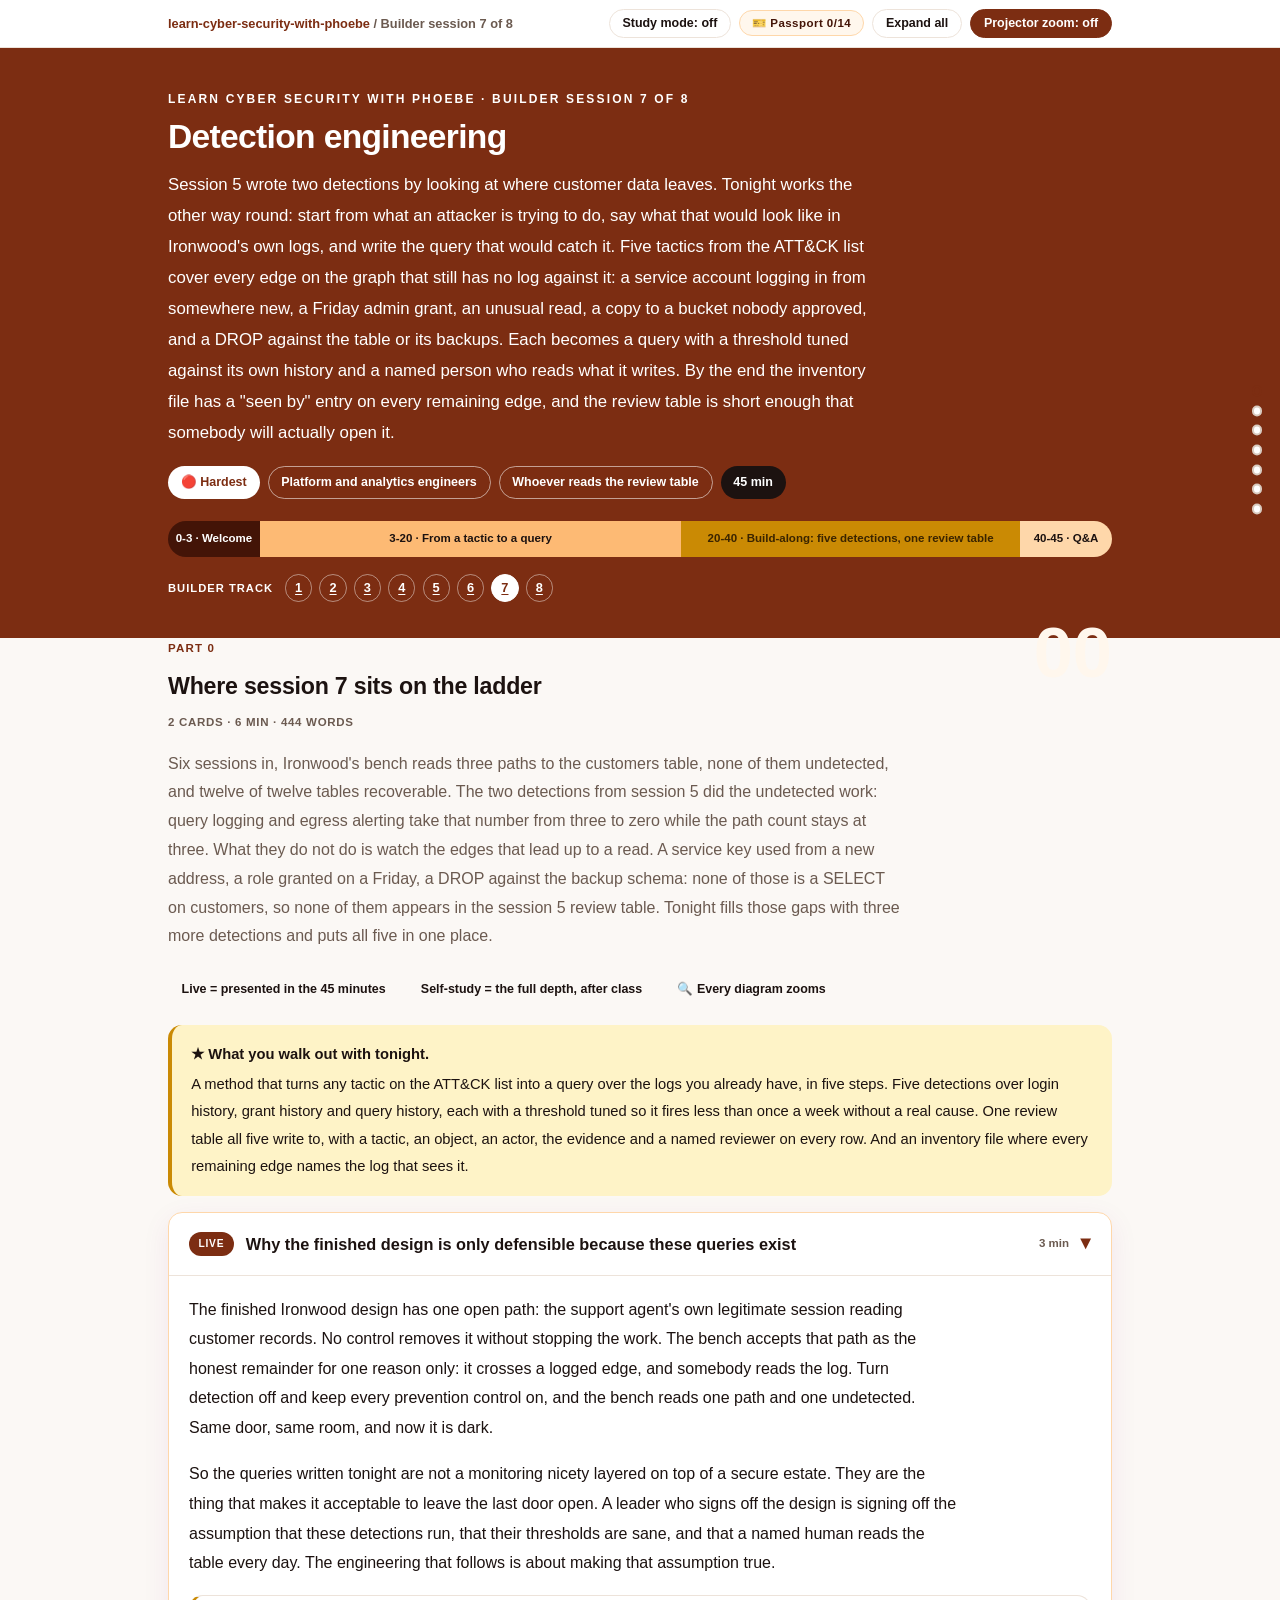
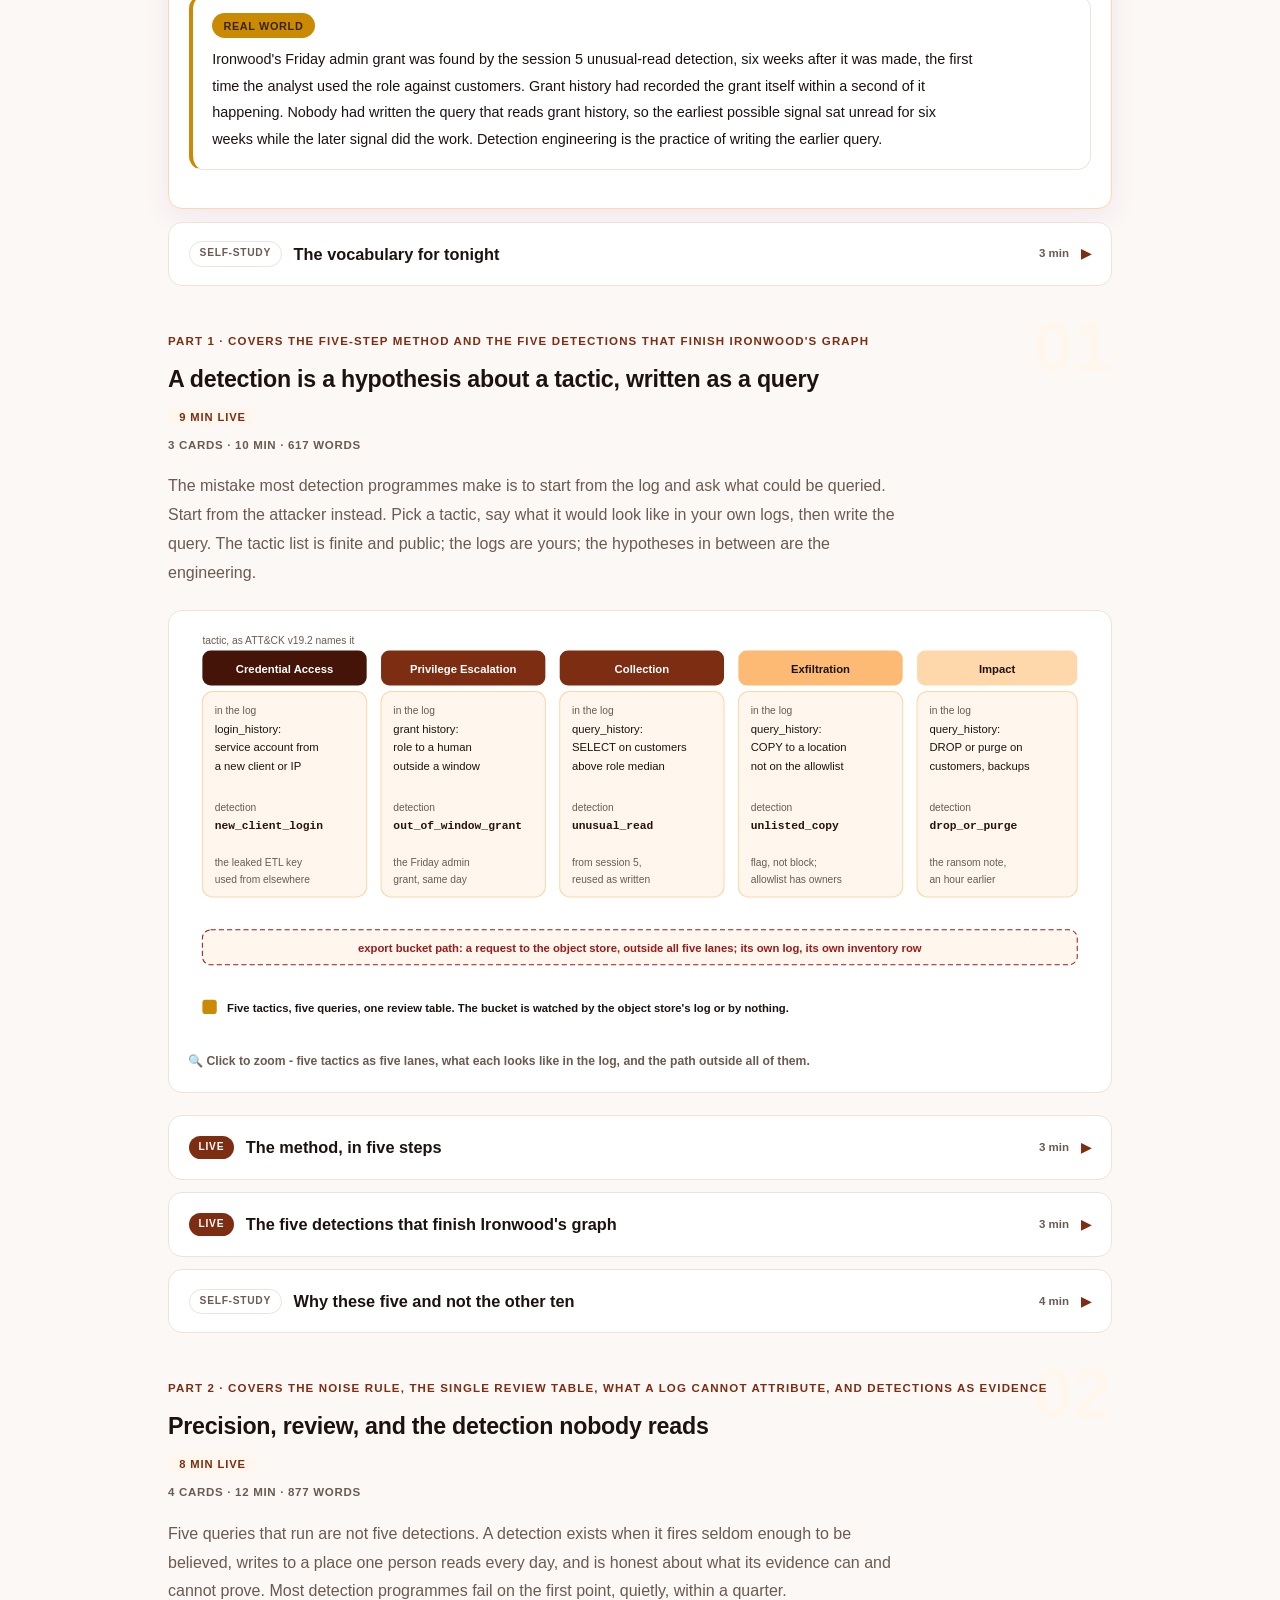
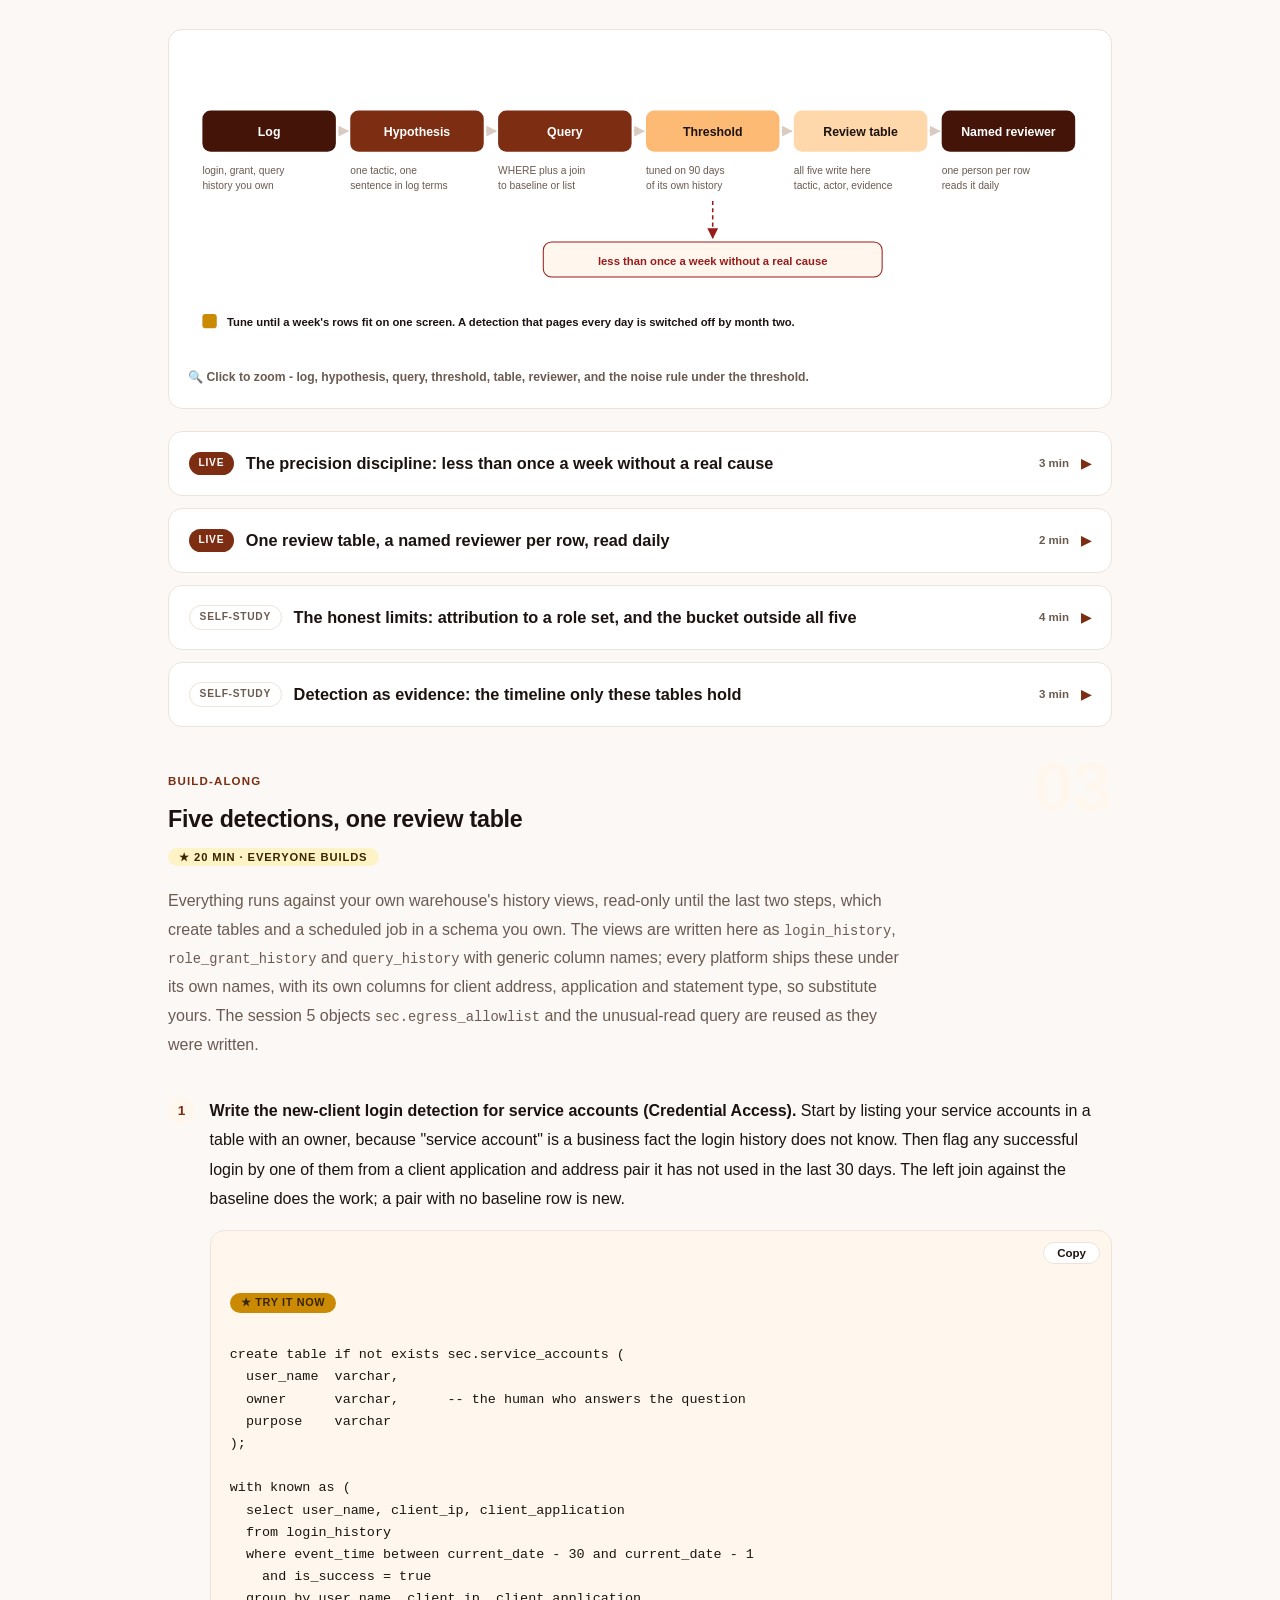
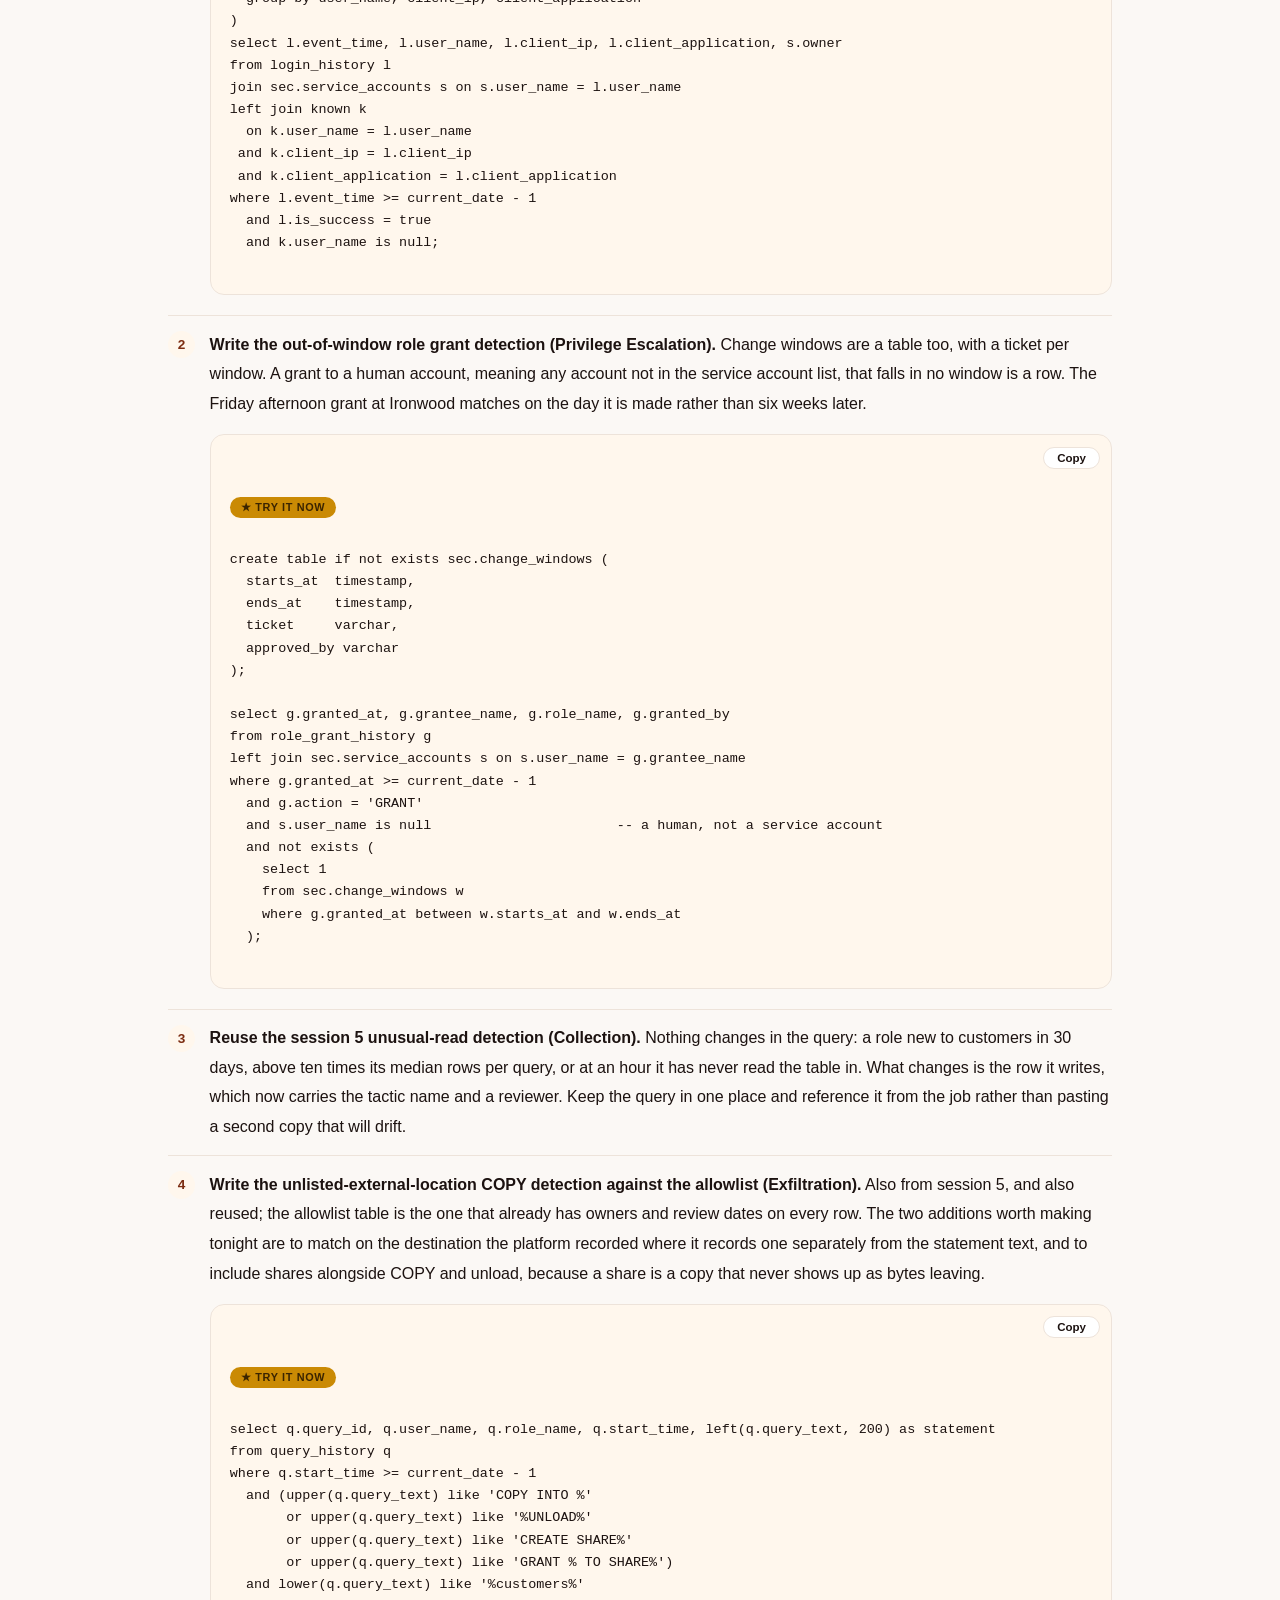
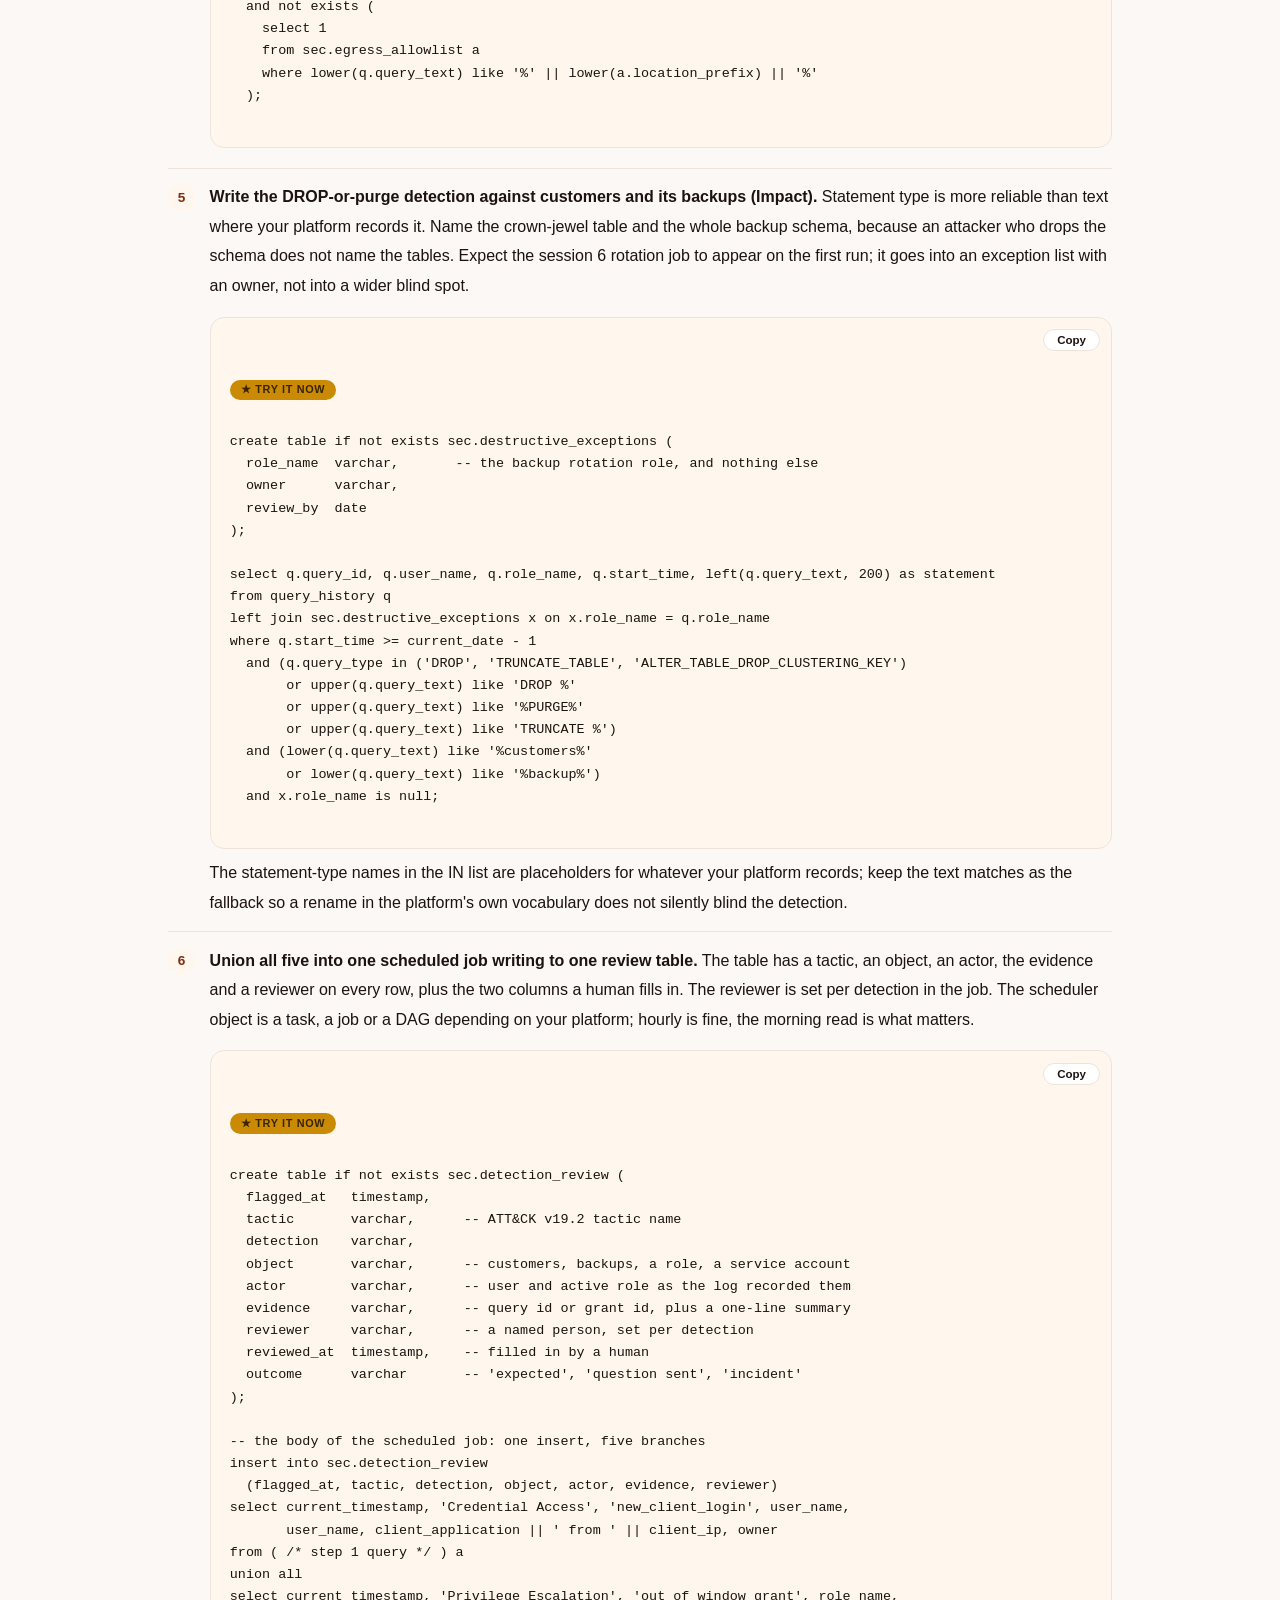
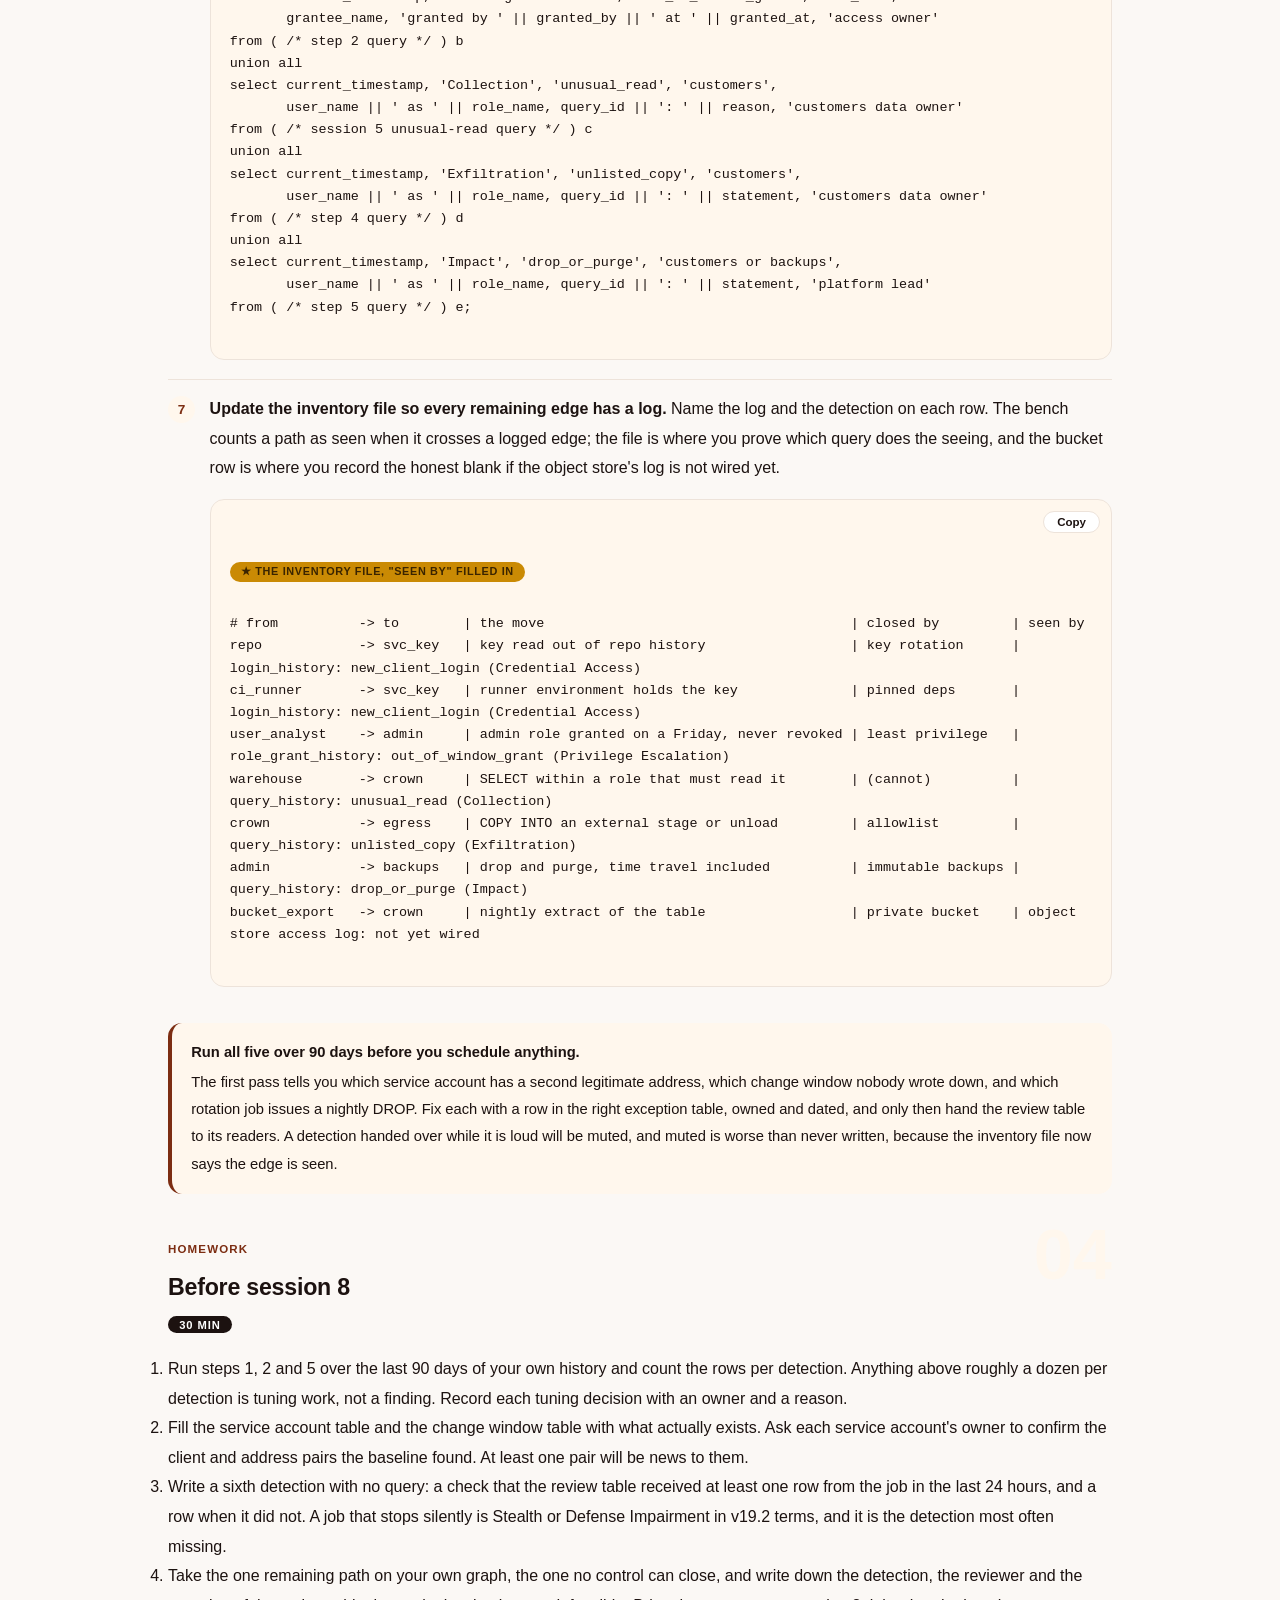
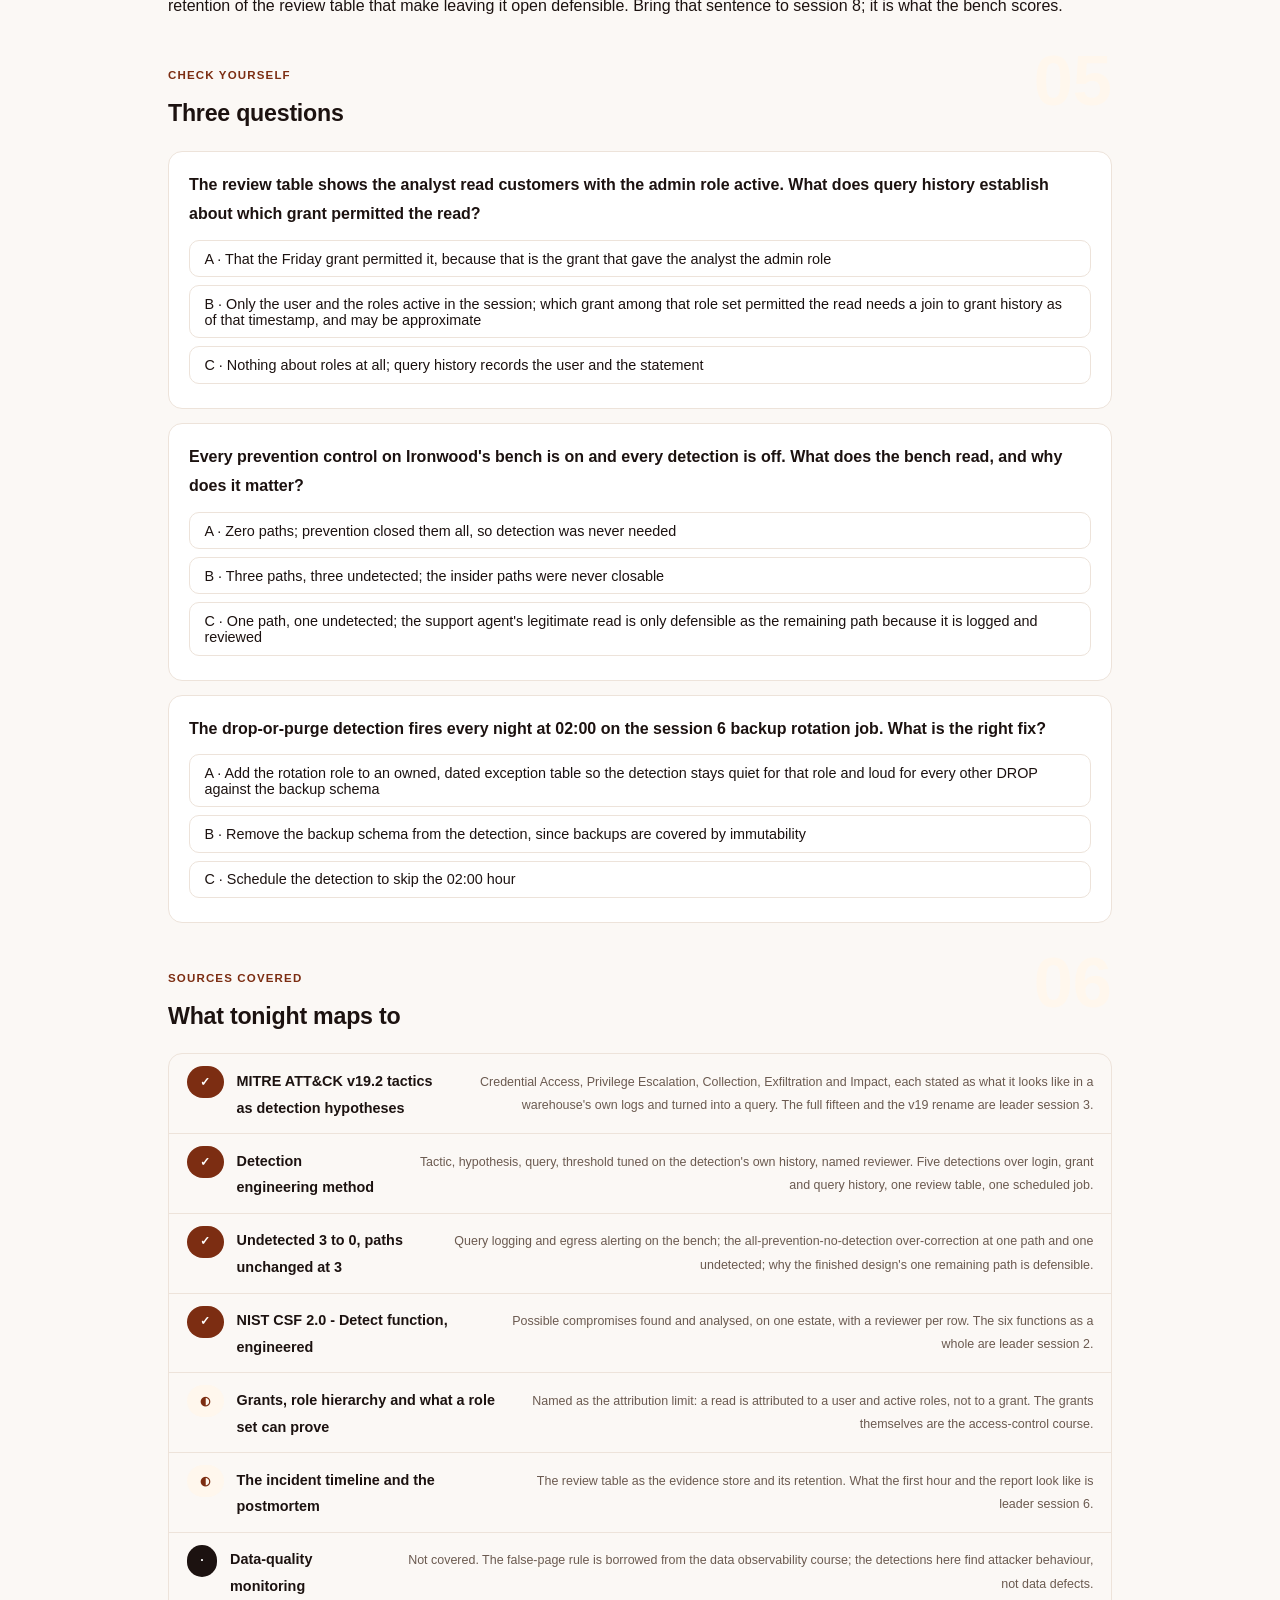
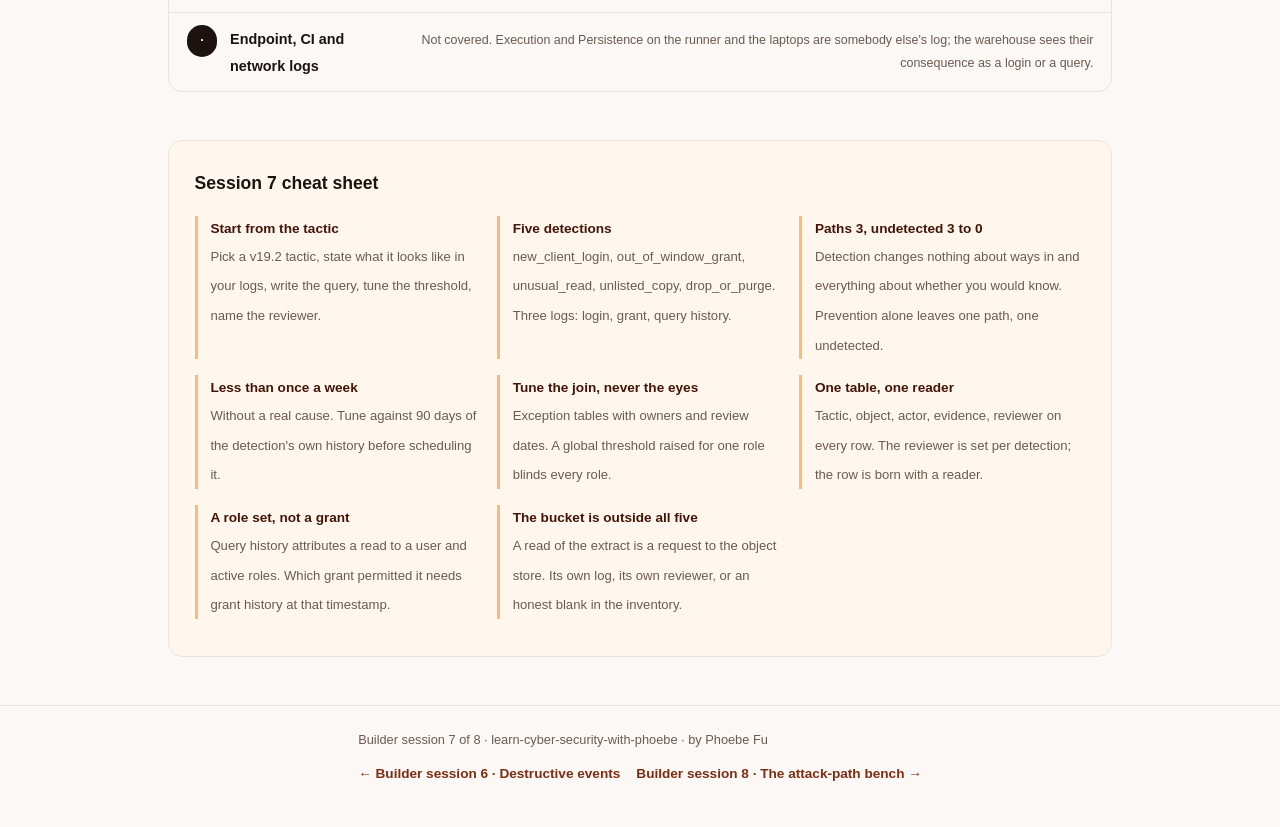
<file: courses/b7-detection-engineering.html>
<!DOCTYPE html>
<html lang="en">
<head>
<meta charset="UTF-8">
<meta name="viewport" content="width=device-width, initial-scale=1.0">
<!-- social:start -->
<meta name="description" content="Builder session 7 of 8. A detection is a hypothesis about an attacker's tactic, written as a query over your own logs. Five ATT&amp;CK tactics, five detections over login, grant and query history, one review table with a named reviewer per row, and the noise rule that keeps it read.">
<meta property="og:type" content="article">
<meta property="og:site_name" content="Learn with Phoebe">
<meta property="og:title" content="Detection engineering - learn cyber security with phoebe">
<meta property="og:description" content="Builder session 7 of 8. From a tactic to a query: five detections, one review table, and the honest limit of what a log can attribute.">
<meta property="og:url" content="https://phoebefu6.github.io/learn-cyber-security-with-phoebe/courses/b7-detection-engineering.html">
<meta property="og:image" content="https://phoebefu6.github.io/learn-cyber-security-with-phoebe/assets/og-cover.png">
<meta property="og:image:width" content="1200">
<meta property="og:image:height" content="630">
<meta name="twitter:card" content="summary_large_image">
<meta name="twitter:title" content="Detection engineering - learn cyber security with phoebe">
<meta name="twitter:description" content="Five tactics, five queries, one table somebody reads every morning.">
<meta name="twitter:image" content="https://phoebefu6.github.io/learn-cyber-security-with-phoebe/assets/og-cover.png">
<!-- social:end -->
<title>Builder session 7 · Detection engineering - learn cyber security with phoebe</title>
<link rel="stylesheet" href="../assets/style.css?v=23">
</head>
<body>

<div class="toolbar">
  <div class="wrap">
    <span class="crumb"><a href="../index.html">learn-cyber-security-with-phoebe</a> / Builder session 7 of 8</span>
    <button class="btn" id="toggle-all" type="button">Expand all</button>
    <button class="btn primary" id="zoom-toggle" type="button">Projector zoom: off</button>
  </div>
</div>

<header class="masthead">
  <div class="wrap">
    <div class="eyebrow">Learn Cyber Security with Phoebe · Builder session 7 of 8</div>
    <h1>Detection <span class="accent">engineering</span></h1>
    <p class="sub">Session 5 wrote two detections by looking at where customer data leaves. Tonight works the other way round: start from what an attacker is trying to do, say what that would look like in Ironwood's own logs, and write the query that would catch it. Five tactics from the ATT&amp;CK list cover every edge on the graph that still has no log against it: a service account logging in from somewhere new, a Friday admin grant, an unusual read, a copy to a bucket nobody approved, and a DROP against the table or its backups. Each becomes a query with a threshold tuned against its own history and a named person who reads what it writes. By the end the inventory file has a "seen by" entry on every remaining edge, and the review table is short enough that somebody will actually open it.</p>
    <div class="chip-row">
      <span class="chip level">🔴 Hardest</span>
      <span class="chip audience">Platform and analytics engineers</span>
      <span class="chip audience">Whoever reads the review table</span>
      <span class="chip time">45 min</span>
    </div>
    <div class="agenda">
      <span class="a1" style="flex:1">0-3 · Welcome</span>
      <span class="a2" style="flex:5">3-20 · From a tactic to a query</span>
      <span class="a3" style="flex:4">20-40 · Build-along: five detections, one review table</span>
      <span class="a4" style="flex:1">40-45 · Q&amp;A</span>
    </div>
  </div>
</header>

<main class="wrap">

  <!-- ============ INTRO ============ -->
  <section class="section" id="intro">
    <div class="section-kicker">
      <span class="klabel">Part 0</span>
      <h2>Where session 7 sits on the ladder</h2>
    </div>
    <p class="lede">Six sessions in, Ironwood's bench reads three paths to the customers table, none of them undetected, and twelve of twelve tables recoverable. The two detections from session 5 did the undetected work: query logging and egress alerting take that number from three to zero while the path count stays at three. What they do not do is watch the edges that lead up to a read. A service key used from a new address, a role granted on a Friday, a DROP against the backup schema: none of those is a SELECT on customers, so none of them appears in the session 5 review table. Tonight fills those gaps with three more detections and puts all five in one place.</p>

    <div class="legend">
      <span class="pill">Live = presented in the 45 minutes</span>
      <span class="pill">Self-study = the full depth, after class</span>
      <span class="pill">🔍 Every diagram zooms</span>
    </div>

    <div class="callout win">
      <p><strong>★ What you walk out with tonight.</strong> A method that turns any tactic on the ATT&amp;CK list into a query over the logs you already have, in five steps. Five detections over login history, grant history and query history, each with a threshold tuned so it fires less than once a week without a real cause. One review table all five write to, with a tactic, an object, an actor, the evidence and a named reviewer on every row. And an inventory file where every remaining edge names the log that sees it.</p>
    </div>

    <details class="card" open>
      <summary><span class="mode live">Live</span>Why the finished design is only defensible because these queries exist<span class="mini">3 min</span><span class="caret">▶</span></summary>
      <div class="body">
        <p>The finished Ironwood design has one open path: the support agent's own legitimate session reading customer records. No control removes it without stopping the work. The bench accepts that path as the honest remainder for one reason only: it crosses a logged edge, and somebody reads the log. Turn detection off and keep every prevention control on, and the bench reads one path and one undetected. Same door, same room, and now it is dark.</p>
        <p>So the queries written tonight are not a monitoring nicety layered on top of a secure estate. They are the thing that makes it acceptable to leave the last door open. A leader who signs off the design is signing off the assumption that these detections run, that their thresholds are sane, and that a named human reads the table every day. The engineering that follows is about making that assumption true.</p>
        <div class="callout example">
          <span class="ex-pill">Real world</span>
          <p>Ironwood's Friday admin grant was found by the session 5 unusual-read detection, six weeks after it was made, the first time the analyst used the role against customers. Grant history had recorded the grant itself within a second of it happening. Nobody had written the query that reads grant history, so the earliest possible signal sat unread for six weeks while the later signal did the work. Detection engineering is the practice of writing the earlier query.</p>
        </div>
      </div>
    </details>

    <details class="card">
      <summary><span class="mode self">Self-study</span>The vocabulary for tonight<span class="mini">3 min</span><span class="caret">▶</span></summary>
      <div class="body">
        <ul>
          <li><strong>Tactic</strong> - ATT&amp;CK's word for the attacker's goal at one stage. Version 19.2 lists fifteen for the enterprise matrix; tonight uses five of them: Credential Access, Privilege Escalation, Collection, Exfiltration and Impact.</li>
          <li><strong>Hypothesis</strong> - a sentence of the form "if an attacker were doing this tactic here, the log would show that". Every detection starts as one, and a detection that cannot be stated as one is a query looking for a purpose.</li>
          <li><strong>Login history</strong> - the warehouse's record of every authentication: who, when, from which address and client, whether it succeeded. Distinct from query history, which starts after the login.</li>
          <li><strong>Grant history</strong> - the record of every role granted or revoked, to whom, by whom, when. Most platforms expose it as a system view or an account-usage table; some only as an audit log export.</li>
          <li><strong>Change window</strong> - the agreed hours in which privilege changes are expected, with a ticket. A grant outside one is not wrong; it is a row.</li>
          <li><strong>Precision</strong> - of the rows a detection writes, the share that had a real cause. The discipline is to raise it by tuning against the detection's own history, never by making the query blind.</li>
          <li><strong>Review table</strong> - the one table all detections write to. Its reviewer and outcome columns are the control; everything upstream is plumbing.</li>
        </ul>
      </div>
    </details>
  </section>

  <!-- ============ PART 1 ============ -->
  <section class="section" id="part-1">
    <div class="section-kicker">
      <span class="klabel">Part 1 · covers the five-step method and the five detections that finish Ironwood's graph</span>
      <h2>A detection is a hypothesis about a tactic, written as a query</h2>
      <span class="tag concept">9 min live</span>
    </div>
    <p class="lede">The mistake most detection programmes make is to start from the log and ask what could be queried. Start from the attacker instead. Pick a tactic, say what it would look like in your own logs, then write the query. The tactic list is finite and public; the logs are yours; the hypotheses in between are the engineering.</p>

    <figure class="zoomable">
      <svg viewBox="0 0 880 400" xmlns="http://www.w3.org/2000/svg" role="img" aria-label="Five lanes, one per ATT&amp;CK tactic: Credential Access, Privilege Escalation, Collection, Exfiltration, Impact. Each lane names what the tactic looks like in Ironwood's logs and the detection that catches it. Below all five, outside every lane, the export bucket path is drawn as a request to the object store that none of the five sees.">
        <style>
          .b7aT { font: 800 11px Inter, sans-serif; fill: #fff; }
          .b7aH { font: 800 11px Inter, sans-serif; fill: #1C1210; }
          .b7aB { font: 400 11px Inter, sans-serif; fill: #1C1210; }
          .b7aM { font: 400 10px Inter, sans-serif; fill: #6B5A50; }
          .b7aQ { font: 600 11px "SFMono-Regular", Menlo, monospace; fill: #2A1208; }
          .b7aN { font: 700 11px Inter, sans-serif; fill: #1C1210; }
          .b7aR { font: 800 11px Inter, sans-serif; fill: #991B1B; }
        </style>

        <text class="b7aM" x="14" y="14">tactic, as ATT&amp;CK v19.2 names it</text>

        <rect x="14" y="20" width="160" height="34" rx="8" fill="#431407"></rect>
        <text class="b7aT" x="94" y="42" text-anchor="middle">Credential Access</text>
        <rect x="14" y="60" width="160" height="200" rx="10" fill="#FFF7ED" stroke="#FED7AA"></rect>
        <text class="b7aM" x="26" y="82">in the log</text>
        <text class="b7aB" x="26" y="100">login_history:</text>
        <text class="b7aB" x="26" y="118">service account from</text>
        <text class="b7aB" x="26" y="136">a new client or IP</text>
        <text class="b7aM" x="26" y="176">detection</text>
        <text class="b7aQ" x="26" y="194">new_client_login</text>
        <text class="b7aM" x="26" y="230">the leaked ETL key</text>
        <text class="b7aM" x="26" y="246">used from elsewhere</text>

        <rect x="188" y="20" width="160" height="34" rx="8" fill="#7C2D12"></rect>
        <text class="b7aT" x="268" y="42" text-anchor="middle">Privilege Escalation</text>
        <rect x="188" y="60" width="160" height="200" rx="10" fill="#FFF7ED" stroke="#FED7AA"></rect>
        <text class="b7aM" x="200" y="82">in the log</text>
        <text class="b7aB" x="200" y="100">grant history:</text>
        <text class="b7aB" x="200" y="118">role to a human</text>
        <text class="b7aB" x="200" y="136">outside a window</text>
        <text class="b7aM" x="200" y="176">detection</text>
        <text class="b7aQ" x="200" y="194">out_of_window_grant</text>
        <text class="b7aM" x="200" y="230">the Friday admin</text>
        <text class="b7aM" x="200" y="246">grant, same day</text>

        <rect x="362" y="20" width="160" height="34" rx="8" fill="#7C2D12"></rect>
        <text class="b7aT" x="442" y="42" text-anchor="middle">Collection</text>
        <rect x="362" y="60" width="160" height="200" rx="10" fill="#FFF7ED" stroke="#FED7AA"></rect>
        <text class="b7aM" x="374" y="82">in the log</text>
        <text class="b7aB" x="374" y="100">query_history:</text>
        <text class="b7aB" x="374" y="118">SELECT on customers</text>
        <text class="b7aB" x="374" y="136">above role median</text>
        <text class="b7aM" x="374" y="176">detection</text>
        <text class="b7aQ" x="374" y="194">unusual_read</text>
        <text class="b7aM" x="374" y="230">from session 5,</text>
        <text class="b7aM" x="374" y="246">reused as written</text>

        <rect x="536" y="20" width="160" height="34" rx="8" fill="#FDBA74"></rect>
        <text class="b7aH" x="616" y="42" text-anchor="middle">Exfiltration</text>
        <rect x="536" y="60" width="160" height="200" rx="10" fill="#FFF7ED" stroke="#FED7AA"></rect>
        <text class="b7aM" x="548" y="82">in the log</text>
        <text class="b7aB" x="548" y="100">query_history:</text>
        <text class="b7aB" x="548" y="118">COPY to a location</text>
        <text class="b7aB" x="548" y="136">not on the allowlist</text>
        <text class="b7aM" x="548" y="176">detection</text>
        <text class="b7aQ" x="548" y="194">unlisted_copy</text>
        <text class="b7aM" x="548" y="230">flag, not block;</text>
        <text class="b7aM" x="548" y="246">allowlist has owners</text>

        <rect x="710" y="20" width="156" height="34" rx="8" fill="#FED7AA"></rect>
        <text class="b7aH" x="788" y="42" text-anchor="middle">Impact</text>
        <rect x="710" y="60" width="156" height="200" rx="10" fill="#FFF7ED" stroke="#FED7AA"></rect>
        <text class="b7aM" x="722" y="82">in the log</text>
        <text class="b7aB" x="722" y="100">query_history:</text>
        <text class="b7aB" x="722" y="118">DROP or purge on</text>
        <text class="b7aB" x="722" y="136">customers, backups</text>
        <text class="b7aM" x="722" y="176">detection</text>
        <text class="b7aQ" x="722" y="194">drop_or_purge</text>
        <text class="b7aM" x="722" y="230">the ransom note,</text>
        <text class="b7aM" x="722" y="246">an hour earlier</text>

        <rect x="14" y="292" width="852" height="34" rx="8" fill="#FFF7ED" stroke="#991B1B" stroke-dasharray="5 3"></rect>
        <text class="b7aR" x="440" y="314" text-anchor="middle">export bucket path: a request to the object store, outside all five lanes; its own log, its own inventory row</text>

        <rect x="14" y="360" width="14" height="14" rx="3" fill="#CA8A04"></rect>
        <text class="b7aN" x="38" y="372">Five tactics, five queries, one review table. The bucket is watched by the object store's log or by nothing.</text>
      </svg>
      <figcaption>🔍 Click to zoom - five tactics as five lanes, what each looks like in the log, and the path outside all of them.</figcaption>
    </figure>

    <details class="card">
      <summary><span class="mode live">Live</span>The method, in five steps<span class="mini">3 min</span><span class="caret">▶</span></summary>
      <div class="body">
        <ul>
          <li><strong>Pick a tactic.</strong> Use the ATT&amp;CK v19.2 names, because they are the vocabulary the rest of the industry uses when it describes an incident, and because the list is finite. Fifteen tactics; a warehouse estate needs detections against roughly a third of them.</li>
          <li><strong>State the hypothesis in your own logs' terms.</strong> "If someone were doing Credential Access with Ironwood's ETL key, login history would show that service account authenticating from a client or address it has never used." If you cannot finish that sentence for a tactic, you either lack the log or the tactic does not apply, and both are findings worth writing down.</li>
          <li><strong>Write the query.</strong> The hypothesis becomes a WHERE clause and usually a join to a baseline or an allowlist. Keep it read-only over the log until the final step.</li>
          <li><strong>Decide the threshold, then tune it against history.</strong> Run the query over the last 90 days before scheduling it. Count the rows. Each one either had a real cause or is a reason to sharpen the query.</li>
          <li><strong>Name the reviewer.</strong> A person, not a channel. A detection with no named reader is a detection that will be read by the incident responder, afterwards.</li>
        </ul>
      </div>
    </details>

    <details class="card">
      <summary><span class="mode live">Live</span>The five detections that finish Ironwood's graph<span class="mini">3 min</span><span class="caret">▶</span></summary>
      <div class="body">
        <table class="clean">
          <thead><tr><th>Tactic (v19.2)</th><th>Hypothesis in Ironwood's logs</th><th>Log</th><th>Detection</th></tr></thead>
          <tbody>
            <tr><td>Credential Access</td><td>A service account authenticates from a client application or address it has not used in 30 days. The leaked ETL key, used from anywhere but the runner.</td><td>login_history</td><td>new_client_login</td></tr>
            <tr><td>Privilege Escalation</td><td>A role is granted to a human account outside an agreed change window, with no ticket. The Friday admin grant, the day it happens.</td><td>grant history</td><td>out_of_window_grant</td></tr>
            <tr><td>Collection</td><td>A role reads customers when it has not in 30 days, above ten times its median rows, or at an hour it never works. Session 5, unchanged.</td><td>query_history</td><td>unusual_read</td></tr>
            <tr><td>Exfiltration</td><td>A COPY or unload of customers names a destination that is not on the owned allowlist. Session 5, unchanged.</td><td>query_history</td><td>unlisted_copy</td></tr>
            <tr><td>Impact</td><td>A DROP, TRUNCATE or purge statement names customers or anything in the backup schema. The hour before the ransom note.</td><td>query_history</td><td>drop_or_purge</td></tr>
          </tbody>
        </table>
        <p>Two of the five already exist from session 5. The point of writing the table anyway is the first column: each detection now says which tactic it is a hypothesis about, which is the sentence an incident report needs and the sentence a new engineer needs to know whether the set is complete.</p>
      </div>
    </details>

    <details class="card">
      <summary><span class="mode self">Self-study</span>Why these five and not the other ten<span class="mini">4 min</span><span class="caret">▶</span></summary>
      <div class="body">
        <p>ATT&amp;CK v19.2 lists fifteen enterprise tactics. Five have detections tonight because five correspond to edges on Ironwood's graph that lead to or through the crown jewels. The rest are not ignored; they are either closed by prevention, outside the warehouse, or someone else's log.</p>
        <ul>
          <li><strong>Initial Access</strong> at Ironwood is phishing and a public repo. MFA and key rotation closed those edges in session 2; the residual signal is the new-client login, which is why Credential Access is watched rather than Initial Access.</li>
          <li><strong>Execution and Persistence</strong> live on the CI runner and the laptops, whose logs belong to the platform and endpoint teams. The warehouse sees their consequence, which is a login or a query, and that is where tonight's detections sit.</li>
          <li><strong>Stealth and Defense Impairment</strong>, the two tactics v19 split out of the old Defense Evasion, would appear in a warehouse as somebody disabling the logging or the scheduled job itself. The right control is that the review table notices when it stops receiving rows; the homework asks for that check.</li>
          <li><strong>Discovery and Lateral Movement</strong> show up in query history as SHOW and DESCRIBE statements from a role that never issues them, and as a login hopping between roles. Both are reasonable sixth and seventh detections once the first five are quiet.</li>
          <li><strong>Reconnaissance, Resource Development and Command and Control</strong> happen outside anything the warehouse records. Naming them here is what stops a future engineer from believing the five are the whole picture.</li>
        </ul>
      </div>
    </details>
  </section>

  <!-- ============ PART 2 ============ -->
  <section class="section" id="part-2">
    <div class="section-kicker">
      <span class="klabel">Part 2 · covers the noise rule, the single review table, what a log cannot attribute, and detections as evidence</span>
      <h2>Precision, review, and the detection nobody reads</h2>
      <span class="tag concept">8 min live</span>
    </div>
    <p class="lede">Five queries that run are not five detections. A detection exists when it fires seldom enough to be believed, writes to a place one person reads every day, and is honest about what its evidence can and cannot prove. Most detection programmes fail on the first point, quietly, within a quarter.</p>

    <figure class="zoomable">
      <svg viewBox="0 0 880 300" xmlns="http://www.w3.org/2000/svg" role="img" aria-label="The detection pipeline as a strip of six stages: log, hypothesis about a tactic, query, threshold tuned on the detection's own history, review table, named reviewer. Below the threshold stage the noise rule is marked: the detection must fire less than once a week without a real cause.">
        <style>
          .b7bT { font: 800 12px Inter, sans-serif; fill: #fff; }
          .b7bH { font: 800 12px Inter, sans-serif; fill: #1C1210; }
          .b7bM { font: 400 10px Inter, sans-serif; fill: #6B5A50; }
          .b7bN { font: 700 11px Inter, sans-serif; fill: #1C1210; }
          .b7bR { font: 800 11px Inter, sans-serif; fill: #991B1B; }
        </style>
        <defs>
          <marker id="b7bAr" viewBox="0 0 10 10" refX="9" refY="5" markerWidth="7" markerHeight="7" orient="auto"><path d="M0,0 L10,5 L0,10 z" fill="#D9CBC0"></path></marker>
          <marker id="b7bRd" viewBox="0 0 10 10" refX="9" refY="5" markerWidth="7" markerHeight="7" orient="auto"><path d="M0,0 L10,5 L0,10 z" fill="#991B1B"></path></marker>
        </defs>

        <rect x="14" y="60" width="130" height="40" rx="8" fill="#431407"></rect>
        <text class="b7bT" x="79" y="85" text-anchor="middle">Log</text>
        <text class="b7bM" x="14" y="122">login, grant, query</text>
        <text class="b7bM" x="14" y="136">history you own</text>

        <line x1="146" y1="80" x2="156" y2="80" stroke="#D9CBC0" stroke-width="1.5" marker-end="url(#b7bAr)"></line>

        <rect x="158" y="60" width="130" height="40" rx="8" fill="#7C2D12"></rect>
        <text class="b7bT" x="223" y="85" text-anchor="middle">Hypothesis</text>
        <text class="b7bM" x="158" y="122">one tactic, one</text>
        <text class="b7bM" x="158" y="136">sentence in log terms</text>

        <line x1="290" y1="80" x2="300" y2="80" stroke="#D9CBC0" stroke-width="1.5" marker-end="url(#b7bAr)"></line>

        <rect x="302" y="60" width="130" height="40" rx="8" fill="#7C2D12"></rect>
        <text class="b7bT" x="367" y="85" text-anchor="middle">Query</text>
        <text class="b7bM" x="302" y="122">WHERE plus a join</text>
        <text class="b7bM" x="302" y="136">to baseline or list</text>

        <line x1="434" y1="80" x2="444" y2="80" stroke="#D9CBC0" stroke-width="1.5" marker-end="url(#b7bAr)"></line>

        <rect x="446" y="60" width="130" height="40" rx="8" fill="#FDBA74"></rect>
        <text class="b7bH" x="511" y="85" text-anchor="middle">Threshold</text>
        <text class="b7bM" x="446" y="122">tuned on 90 days</text>
        <text class="b7bM" x="446" y="136">of its own history</text>

        <line x1="578" y1="80" x2="588" y2="80" stroke="#D9CBC0" stroke-width="1.5" marker-end="url(#b7bAr)"></line>

        <rect x="590" y="60" width="130" height="40" rx="8" fill="#FED7AA"></rect>
        <text class="b7bH" x="655" y="85" text-anchor="middle">Review table</text>
        <text class="b7bM" x="590" y="122">all five write here</text>
        <text class="b7bM" x="590" y="136">tactic, actor, evidence</text>

        <line x1="722" y1="80" x2="732" y2="80" stroke="#D9CBC0" stroke-width="1.5" marker-end="url(#b7bAr)"></line>

        <rect x="734" y="60" width="130" height="40" rx="8" fill="#431407"></rect>
        <text class="b7bT" x="799" y="85" text-anchor="middle">Named reviewer</text>
        <text class="b7bM" x="734" y="122">one person per row</text>
        <text class="b7bM" x="734" y="136">reads it daily</text>

        <line x1="511" y1="148" x2="511" y2="184" stroke="#991B1B" stroke-width="1.5" stroke-dasharray="4 3" marker-end="url(#b7bRd)"></line>
        <rect x="346" y="188" width="330" height="34" rx="8" fill="#FFF7ED" stroke="#991B1B"></rect>
        <text class="b7bR" x="511" y="210" text-anchor="middle">less than once a week without a real cause</text>

        <rect x="14" y="258" width="14" height="14" rx="3" fill="#CA8A04"></rect>
        <text class="b7bN" x="38" y="270">Tune until a week's rows fit on one screen. A detection that pages every day is switched off by month two.</text>
      </svg>
      <figcaption>🔍 Click to zoom - log, hypothesis, query, threshold, table, reviewer, and the noise rule under the threshold.</figcaption>
    </figure>

    <details class="card">
      <summary><span class="mode live">Live</span>The precision discipline: less than once a week without a real cause<span class="mini">3 min</span><span class="caret">▶</span></summary>
      <div class="body">
        <p>Data observability learned the false-page rule the expensive way: a monitor that pages on every late load is muted within a month, and it is muted the month it matters. Security detection inherits the rule with a sharper edge, because the person who stops opening the review table is the person the whole design assumes is there.</p>
        <ul>
          <li><strong>Tune against the detection's own history before it goes live.</strong> Run each query over 90 days. Every row it returns is either a real cause you can name or a defect in the query. Fix the defects: a service account whose "new client" is the runner's second address, a change window nobody wrote down, a backup schema whose nightly rotation issues a legitimate DROP.</li>
          <li><strong>The target is less than one row a week without a real cause.</strong> Not zero. A detection that never fires is either perfect or blind, and the tuning history is how you tell them apart.</li>
          <li><strong>Tune the join, never the eyes.</strong> Add the runner's second address to the service account's expected clients. Add the rotation job's role to an exception list with an owner and a review date. Do not raise a threshold globally to silence one role; that blinds the detection for every other role.</li>
          <li><strong>Record every tuning decision with a reason and an owner.</strong> An exception list without owners is the next public bucket.</li>
        </ul>
      </div>
    </details>

    <details class="card">
      <summary><span class="mode live">Live</span>One review table, a named reviewer per row, read daily<span class="mini">2 min</span><span class="caret">▶</span></summary>
      <div class="body">
        <p>Session 5's table took two detections. Tonight's takes five, and the reason for keeping one table rather than five is the reader. One table, one morning read, one place where "reviewed by" and "outcome" get filled in. Five tables become five habits, and habits are what a detection programme actually runs on.</p>
        <p>Each row carries the tactic it is evidence for, the object it concerns, the actor as the log recorded them, the evidence itself, and the name of the person who owns the answer. The reviewer is chosen per detection, not per row: the platform lead owns new-client logins and drops, the access owner owns out-of-window grants, the data owner of customers owns unusual reads and unlisted copies. Their names are in the job, so a row is born with a reader.</p>
        <div class="callout tip">
          <p><strong>The response is a question to the actor's owner, never an accusation.</strong> "Your service account authenticated from a new address at 04:10; was that a planned change?" resolves most rows in one reply. The one that does not resolve is the incident, and the row is its first exhibit.</p>
        </div>
      </div>
    </details>

    <details class="card">
      <summary><span class="mode self">Self-study</span>The honest limits: attribution to a role set, and the bucket outside all five<span class="mini">4 min</span><span class="caret">▶</span></summary>
      <div class="body">
        <p>Two limits are worth writing next to the detections, because the review table will otherwise be read as saying more than it can.</p>
        <ul>
          <li><strong>Query history attributes a read to a user and the roles active in the session, not to the grant that permitted it.</strong> When the analyst read customers with the admin role active, the row says user and role. It does not say whether the read was permitted by the Friday grant, by an older grant to a role the admin role inherits from, or by a direct grant on the table. Answering that needs a join to grant history as of the query's timestamp, and on many platforms the reconstruction is approximate. The review table records what the log recorded; the reviewer's question is what recovers the grant.</li>
          <li><strong>The export bucket path is outside all five.</strong> A read of the nightly extract is a request to the object store. It is not a login to the warehouse, not a grant, not a SELECT, not a COPY, not a DROP. Session 3 closed that door with a private bucket; the only log that would ever see it being opened again is the object store's own access log, and it needs its own detection with its own reviewer, or an honest blank in the inventory's "seen by" column.</li>
        </ul>
        <p>Write both limits into the runbook next to the table. The incident that tests them will not be the moment to discover them.</p>
      </div>
    </details>

    <details class="card">
      <summary><span class="mode self">Self-study</span>Detection as evidence: the timeline only these tables hold<span class="mini">3 min</span><span class="caret">▶</span></summary>
      <div class="body">
        <p>When an incident is confirmed, the first document anyone asks for is the timeline: when did the credential first authenticate from the new address, when was the role granted, when was the first unusual read, when did the copy leave, when was the backup schema touched. Every one of those timestamps lives in a row one of tonight's detections wrote, or in the underlying history the detection reads.</p>
        <ul>
          <li><strong>Retain the review table for longer than the log.</strong> Platform query history is often retained for weeks or a year; the review table is yours and can be kept for as long as the postmortem process needs it.</li>
          <li><strong>Keep the query text and query identifier on the row.</strong> The evidence column that says "above 10x typical" is a summary; the identifier is what lets the responder pull the exact statement later.</li>
          <li><strong>The outcome column is part of the record.</strong> "Expected, confirmed by owner on the day" is what turns a row from noise into a documented decision, and a stack of those is what lets a postmortem say the detections were working before the incident, not just after.</li>
        </ul>
        <p>What a confirmed exfiltration obliges the company to tell regulators and customers is the governance course; what the first hour looks like and what the report funds is leader session 6. Tonight's contribution to both is that the timeline exists.</p>
      </div>
    </details>
  </section>

  <!-- ============ DEMO ============ -->
  <section class="section" id="demo-1">
    <div class="section-kicker">
      <span class="klabel">Build-along</span>
      <h2>Five detections, one review table</h2>
      <span class="tag demo">★ 20 min · everyone builds</span>
    </div>
    <p class="lede">Everything runs against your own warehouse's history views, read-only until the last two steps, which create tables and a scheduled job in a schema you own. The views are written here as <code class="mono">login_history</code>, <code class="mono">role_grant_history</code> and <code class="mono">query_history</code> with generic column names; every platform ships these under its own names, with its own columns for client address, application and statement type, so substitute yours. The session 5 objects <code class="mono">sec.egress_allowlist</code> and the unusual-read query are reused as they were written.</p>

    <div class="steps">
      <div class="step">
        <p><strong>Write the new-client login detection for service accounts (Credential Access).</strong> Start by listing your service accounts in a table with an owner, because "service account" is a business fact the login history does not know. Then flag any successful login by one of them from a client application and address pair it has not used in the last 30 days. The left join against the baseline does the work; a pair with no baseline row is new.</p>
        <div class="prompt-box good">
          <span class="label">★ Try it now</span>
create table if not exists sec.service_accounts (
  user_name  varchar,
  owner      varchar,      -- the human who answers the question
  purpose    varchar
);

with known as (
  select user_name, client_ip, client_application
  from login_history
  where event_time between current_date - 30 and current_date - 1
    and is_success = true
  group by user_name, client_ip, client_application
)
select l.event_time, l.user_name, l.client_ip, l.client_application, s.owner
from login_history l
join sec.service_accounts s on s.user_name = l.user_name
left join known k
  on k.user_name = l.user_name
 and k.client_ip = l.client_ip
 and k.client_application = l.client_application
where l.event_time >= current_date - 1
  and l.is_success = true
  and k.user_name is null;
        </div>
      </div>
      <div class="step">
        <p><strong>Write the out-of-window role grant detection (Privilege Escalation).</strong> Change windows are a table too, with a ticket per window. A grant to a human account, meaning any account not in the service account list, that falls in no window is a row. The Friday afternoon grant at Ironwood matches on the day it is made rather than six weeks later.</p>
        <div class="prompt-box good">
          <span class="label">★ Try it now</span>
create table if not exists sec.change_windows (
  starts_at  timestamp,
  ends_at    timestamp,
  ticket     varchar,
  approved_by varchar
);

select g.granted_at, g.grantee_name, g.role_name, g.granted_by
from role_grant_history g
left join sec.service_accounts s on s.user_name = g.grantee_name
where g.granted_at >= current_date - 1
  and g.action = 'GRANT'
  and s.user_name is null                       -- a human, not a service account
  and not exists (
    select 1
    from sec.change_windows w
    where g.granted_at between w.starts_at and w.ends_at
  );
        </div>
      </div>
      <div class="step">
        <p><strong>Reuse the session 5 unusual-read detection (Collection).</strong> Nothing changes in the query: a role new to customers in 30 days, above ten times its median rows per query, or at an hour it has never read the table in. What changes is the row it writes, which now carries the tactic name and a reviewer. Keep the query in one place and reference it from the job rather than pasting a second copy that will drift.</p>
      </div>
      <div class="step">
        <p><strong>Write the unlisted-external-location COPY detection against the allowlist (Exfiltration).</strong> Also from session 5, and also reused; the allowlist table is the one that already has owners and review dates on every row. The two additions worth making tonight are to match on the destination the platform recorded where it records one separately from the statement text, and to include shares alongside COPY and unload, because a share is a copy that never shows up as bytes leaving.</p>
        <div class="prompt-box good">
          <span class="label">★ Try it now</span>
select q.query_id, q.user_name, q.role_name, q.start_time, left(q.query_text, 200) as statement
from query_history q
where q.start_time >= current_date - 1
  and (upper(q.query_text) like 'COPY INTO %'
       or upper(q.query_text) like '%UNLOAD%'
       or upper(q.query_text) like 'CREATE SHARE%'
       or upper(q.query_text) like 'GRANT % TO SHARE%')
  and lower(q.query_text) like '%customers%'
  and not exists (
    select 1
    from sec.egress_allowlist a
    where lower(q.query_text) like '%' || lower(a.location_prefix) || '%'
  );
        </div>
      </div>
      <div class="step">
        <p><strong>Write the DROP-or-purge detection against customers and its backups (Impact).</strong> Statement type is more reliable than text where your platform records it. Name the crown-jewel table and the whole backup schema, because an attacker who drops the schema does not name the tables. Expect the session 6 rotation job to appear on the first run; it goes into an exception list with an owner, not into a wider blind spot.</p>
        <div class="prompt-box good">
          <span class="label">★ Try it now</span>
create table if not exists sec.destructive_exceptions (
  role_name  varchar,       -- the backup rotation role, and nothing else
  owner      varchar,
  review_by  date
);

select q.query_id, q.user_name, q.role_name, q.start_time, left(q.query_text, 200) as statement
from query_history q
left join sec.destructive_exceptions x on x.role_name = q.role_name
where q.start_time >= current_date - 1
  and (q.query_type in ('DROP', 'TRUNCATE_TABLE', 'ALTER_TABLE_DROP_CLUSTERING_KEY')
       or upper(q.query_text) like 'DROP %'
       or upper(q.query_text) like '%PURGE%'
       or upper(q.query_text) like 'TRUNCATE %')
  and (lower(q.query_text) like '%customers%'
       or lower(q.query_text) like '%backup%')
  and x.role_name is null;
        </div>
        <p>The statement-type names in the IN list are placeholders for whatever your platform records; keep the text matches as the fallback so a rename in the platform's own vocabulary does not silently blind the detection.</p>
      </div>
      <div class="step">
        <p><strong>Union all five into one scheduled job writing to one review table.</strong> The table has a tactic, an object, an actor, the evidence and a reviewer on every row, plus the two columns a human fills in. The reviewer is set per detection in the job. The scheduler object is a task, a job or a DAG depending on your platform; hourly is fine, the morning read is what matters.</p>
        <div class="prompt-box good">
          <span class="label">★ Try it now</span>
create table if not exists sec.detection_review (
  flagged_at   timestamp,
  tactic       varchar,      -- ATT&amp;CK v19.2 tactic name
  detection    varchar,
  object       varchar,      -- customers, backups, a role, a service account
  actor        varchar,      -- user and active role as the log recorded them
  evidence     varchar,      -- query id or grant id, plus a one-line summary
  reviewer     varchar,      -- a named person, set per detection
  reviewed_at  timestamp,    -- filled in by a human
  outcome      varchar       -- 'expected', 'question sent', 'incident'
);

-- the body of the scheduled job: one insert, five branches
insert into sec.detection_review
  (flagged_at, tactic, detection, object, actor, evidence, reviewer)
select current_timestamp, 'Credential Access', 'new_client_login', user_name,
       user_name, client_application || ' from ' || client_ip, owner
from ( /* step 1 query */ ) a
union all
select current_timestamp, 'Privilege Escalation', 'out_of_window_grant', role_name,
       grantee_name, 'granted by ' || granted_by || ' at ' || granted_at, 'access owner'
from ( /* step 2 query */ ) b
union all
select current_timestamp, 'Collection', 'unusual_read', 'customers',
       user_name || ' as ' || role_name, query_id || ': ' || reason, 'customers data owner'
from ( /* session 5 unusual-read query */ ) c
union all
select current_timestamp, 'Exfiltration', 'unlisted_copy', 'customers',
       user_name || ' as ' || role_name, query_id || ': ' || statement, 'customers data owner'
from ( /* step 4 query */ ) d
union all
select current_timestamp, 'Impact', 'drop_or_purge', 'customers or backups',
       user_name || ' as ' || role_name, query_id || ': ' || statement, 'platform lead'
from ( /* step 5 query */ ) e;
        </div>
      </div>
      <div class="step">
        <p><strong>Update the inventory file so every remaining edge has a log.</strong> Name the log and the detection on each row. The bench counts a path as seen when it crosses a logged edge; the file is where you prove which query does the seeing, and the bucket row is where you record the honest blank if the object store's log is not wired yet.</p>
        <div class="prompt-box good">
          <span class="label">★ The inventory file, "seen by" filled in</span>
# from          -> to        | the move                                      | closed by         | seen by
repo            -> svc_key   | key read out of repo history                  | key rotation      | login_history: new_client_login (Credential Access)
ci_runner       -> svc_key   | runner environment holds the key              | pinned deps       | login_history: new_client_login (Credential Access)
user_analyst    -> admin     | admin role granted on a Friday, never revoked | least privilege   | role_grant_history: out_of_window_grant (Privilege Escalation)
warehouse       -> crown     | SELECT within a role that must read it        | (cannot)          | query_history: unusual_read (Collection)
crown           -> egress    | COPY INTO an external stage or unload         | allowlist         | query_history: unlisted_copy (Exfiltration)
admin           -> backups   | drop and purge, time travel included          | immutable backups | query_history: drop_or_purge (Impact)
bucket_export   -> crown     | nightly extract of the table                  | private bucket    | object store access log: not yet wired
        </div>
      </div>
    </div>

    <div class="callout tip">
      <p><strong>Run all five over 90 days before you schedule anything.</strong> The first pass tells you which service account has a second legitimate address, which change window nobody wrote down, and which rotation job issues a nightly DROP. Fix each with a row in the right exception table, owned and dated, and only then hand the review table to its readers. A detection handed over while it is loud will be muted, and muted is worse than never written, because the inventory file now says the edge is seen.</p>
    </div>
  </section>

  <!-- ============ HOMEWORK ============ -->
  <section class="section" id="exercise">
    <div class="section-kicker">
      <span class="klabel">Homework</span>
      <h2>Before session 8</h2>
      <span class="tag exercise">30 min</span>
    </div>
    <ol>
      <li>Run steps 1, 2 and 5 over the last 90 days of your own history and count the rows per detection. Anything above roughly a dozen per detection is tuning work, not a finding. Record each tuning decision with an owner and a reason.</li>
      <li>Fill the service account table and the change window table with what actually exists. Ask each service account's owner to confirm the client and address pairs the baseline found. At least one pair will be news to them.</li>
      <li>Write a sixth detection with no query: a check that the review table received at least one row from the job in the last 24 hours, and a row when it did not. A job that stops silently is Stealth or Defense Impairment in v19.2 terms, and it is the detection most often missing.</li>
      <li>Take the one remaining path on your own graph, the one no control can close, and write down the detection, the reviewer and the retention of the review table that make leaving it open defensible. Bring that sentence to session 8; it is what the bench scores.</li>
    </ol>
  </section>

  <!-- ============ QUIZ ============ -->
  <section class="section" id="quiz">
    <div class="section-kicker">
      <span class="klabel">Check yourself</span>
      <h2>Three questions</h2>
    </div>

    <div class="quiz-q" data-answer="1">
      <p class="qtext">The review table shows the analyst read customers with the admin role active. What does query history establish about which grant permitted the read?</p>
      <button class="qopt" type="button">A · That the Friday grant permitted it, because that is the grant that gave the analyst the admin role</button>
      <button class="qopt" type="button">B · Only the user and the roles active in the session; which grant among that role set permitted the read needs a join to grant history as of that timestamp, and may be approximate</button>
      <button class="qopt" type="button">C · Nothing about roles at all; query history records the user and the statement</button>
      <p class="qwhy">The log attributes a read to a user and their active roles, not to a specific grant. The admin role may hold the permission through an inherited role or a direct table grant. Reconstructing which one needs grant history at the query's timestamp, and the reviewer's question to the owner is what usually settles it.</p>
    </div>

    <div class="quiz-q" data-answer="2">
      <p class="qtext">Every prevention control on Ironwood's bench is on and every detection is off. What does the bench read, and why does it matter?</p>
      <button class="qopt" type="button">A · Zero paths; prevention closed them all, so detection was never needed</button>
      <button class="qopt" type="button">B · Three paths, three undetected; the insider paths were never closable</button>
      <button class="qopt" type="button">C · One path, one undetected; the support agent's legitimate read is only defensible as the remaining path because it is logged and reviewed</button>
      <p class="qwhy">All prevention with no detection leaves one path and one undetected. The finished design leaves the same one path with zero undetected. The path is identical; the difference is whether anyone would know it was used, and that difference is the five detections.</p>
    </div>

    <div class="quiz-q" data-answer="0">
      <p class="qtext">The drop-or-purge detection fires every night at 02:00 on the session 6 backup rotation job. What is the right fix?</p>
      <button class="qopt" type="button">A · Add the rotation role to an owned, dated exception table so the detection stays quiet for that role and loud for every other DROP against the backup schema</button>
      <button class="qopt" type="button">B · Remove the backup schema from the detection, since backups are covered by immutability</button>
      <button class="qopt" type="button">C · Schedule the detection to skip the 02:00 hour</button>
      <p class="qwhy">Tune the join, never the eyes. Narrowing the detection to exclude the backup schema or the hour blinds it to exactly the attack it exists for; an exception on the one role, with an owner and a review date, keeps it precise and keeps the decision recorded.</p>
    </div>

    <p class="quiz-score"></p>
  </section>

  <!-- ============ COVERAGE ============ -->
  <section class="section" id="official">
    <div class="section-kicker">
      <span class="klabel">Sources covered</span>
      <h2>What tonight maps to</h2>
    </div>
    <div class="covered">
      <div class="covered-row">
        <span class="status pill solid">✓</span>
        <span class="name">MITRE ATT&amp;CK v19.2 tactics as detection hypotheses</span>
        <span class="note">Credential Access, Privilege Escalation, Collection, Exfiltration and Impact, each stated as what it looks like in a warehouse's own logs and turned into a query. The full fifteen and the v19 rename are leader session 3.</span>
      </div>
      <div class="covered-row">
        <span class="status pill solid">✓</span>
        <span class="name">Detection engineering method</span>
        <span class="note">Tactic, hypothesis, query, threshold tuned on the detection's own history, named reviewer. Five detections over login, grant and query history, one review table, one scheduled job.</span>
      </div>
      <div class="covered-row">
        <span class="status pill solid">✓</span>
        <span class="name">Undetected 3 to 0, paths unchanged at 3</span>
        <span class="note">Query logging and egress alerting on the bench; the all-prevention-no-detection over-correction at one path and one undetected; why the finished design's one remaining path is defensible.</span>
      </div>
      <div class="covered-row">
        <span class="status pill solid">✓</span>
        <span class="name">NIST CSF 2.0 - Detect function, engineered</span>
        <span class="note">Possible compromises found and analysed, on one estate, with a reviewer per row. The six functions as a whole are leader session 2.</span>
      </div>
      <div class="covered-row">
        <span class="status pill light">◐</span>
        <span class="name">Grants, role hierarchy and what a role set can prove</span>
        <span class="note">Named as the attribution limit: a read is attributed to a user and active roles, not to a grant. The grants themselves are the access-control course.</span>
      </div>
      <div class="covered-row">
        <span class="status pill light">◐</span>
        <span class="name">The incident timeline and the postmortem</span>
        <span class="note">The review table as the evidence store and its retention. What the first hour and the report look like is leader session 6.</span>
      </div>
      <div class="covered-row">
        <span class="status pill inkpill">·</span>
        <span class="name">Data-quality monitoring</span>
        <span class="note">Not covered. The false-page rule is borrowed from the data observability course; the detections here find attacker behaviour, not data defects.</span>
      </div>
      <div class="covered-row">
        <span class="status pill inkpill">·</span>
        <span class="name">Endpoint, CI and network logs</span>
        <span class="note">Not covered. Execution and Persistence on the runner and the laptops are somebody else's log; the warehouse sees their consequence as a login or a query.</span>
      </div>
    </div>
  </section>

  <!-- ============ CHEAT SHEET ============ -->
  <section class="cheat" id="cheatsheet">
    <h3>Session 7 cheat sheet</h3>
    <div class="grid-2">
      <div class="cheat-item"><b>Start from the tactic</b><span>Pick a v19.2 tactic, state what it looks like in your logs, write the query, tune the threshold, name the reviewer.</span></div>
      <div class="cheat-item"><b>Five detections</b><span>new_client_login, out_of_window_grant, unusual_read, unlisted_copy, drop_or_purge. Three logs: login, grant, query history.</span></div>
      <div class="cheat-item"><b>Paths 3, undetected 3 to 0</b><span>Detection changes nothing about ways in and everything about whether you would know. Prevention alone leaves one path, one undetected.</span></div>
      <div class="cheat-item"><b>Less than once a week</b><span>Without a real cause. Tune against 90 days of the detection's own history before scheduling it.</span></div>
      <div class="cheat-item"><b>Tune the join, never the eyes</b><span>Exception tables with owners and review dates. A global threshold raised for one role blinds every role.</span></div>
      <div class="cheat-item"><b>One table, one reader</b><span>Tactic, object, actor, evidence, reviewer on every row. The reviewer is set per detection; the row is born with a reader.</span></div>
      <div class="cheat-item"><b>A role set, not a grant</b><span>Query history attributes a read to a user and active roles. Which grant permitted it needs grant history at that timestamp.</span></div>
      <div class="cheat-item"><b>The bucket is outside all five</b><span>A read of the extract is a request to the object store. Its own log, its own reviewer, or an honest blank in the inventory.</span></div>
    </div>
  </section>

</main>

<footer class="pagefoot">
  <div class="wrap">
    <p>Builder session 7 of 8 · learn-cyber-security-with-phoebe · by Phoebe Fu</p>
    <nav class="pagenav">
      <a href="b6-destructive-events.html">← Builder session 6 · Destructive events</a>
      <a href="b8-attack-path-bench.html">Builder session 8 · The attack-path bench →</a>
    </nav>
  </div>
</footer>

<script src="../assets/app.js?v=21"></script>
</body>
</html>
</file>
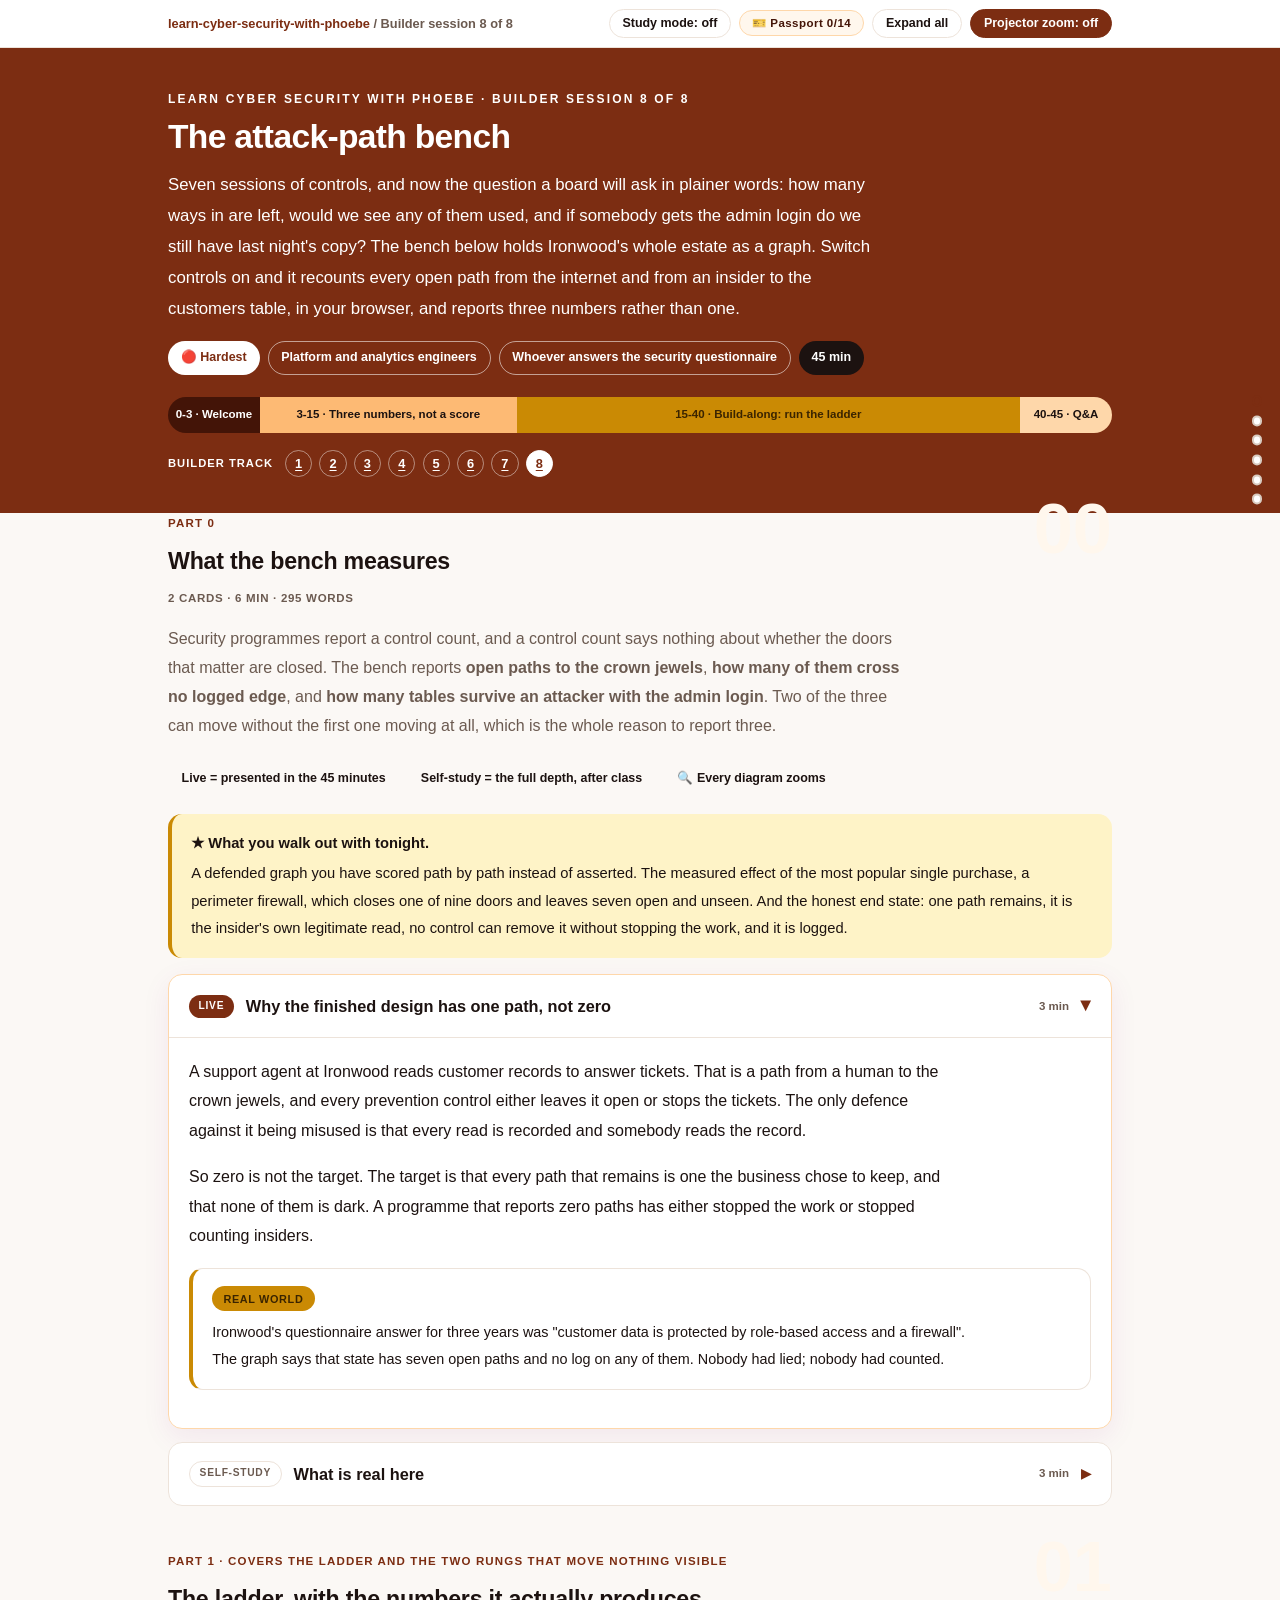
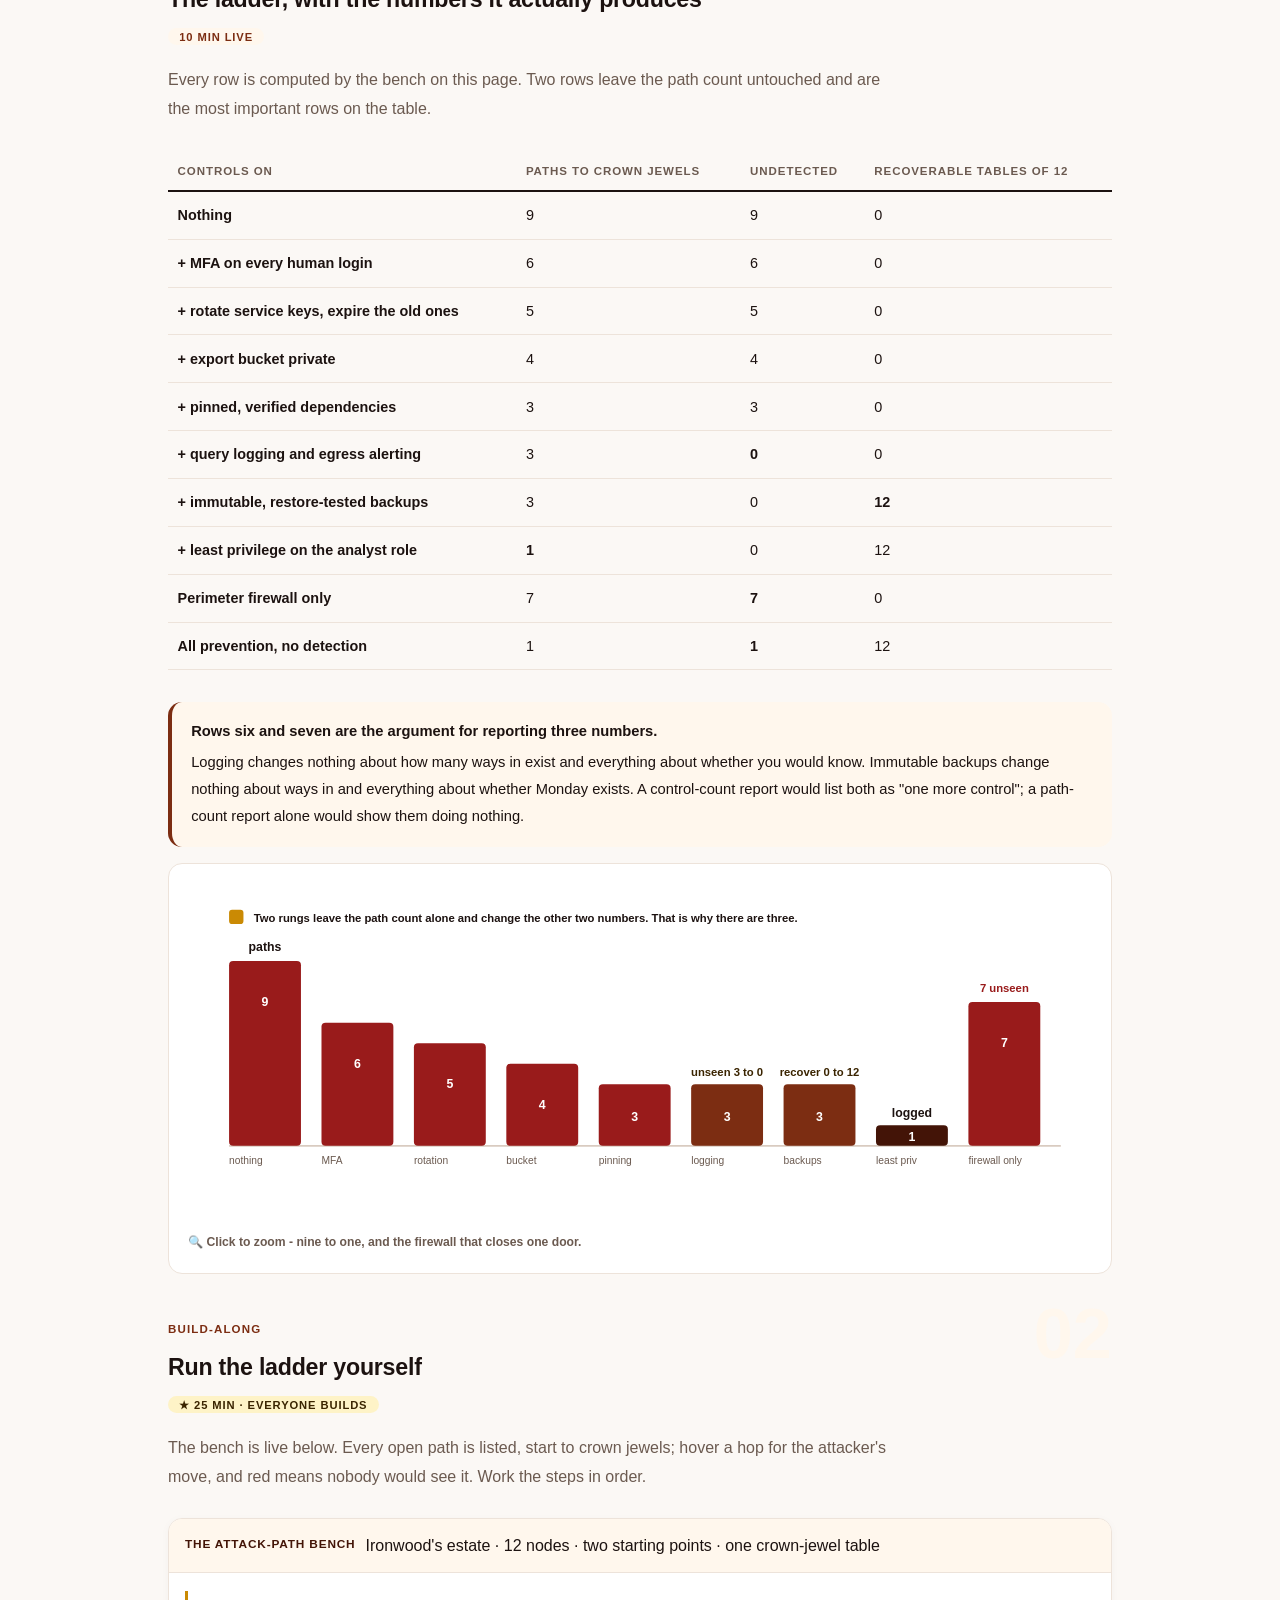
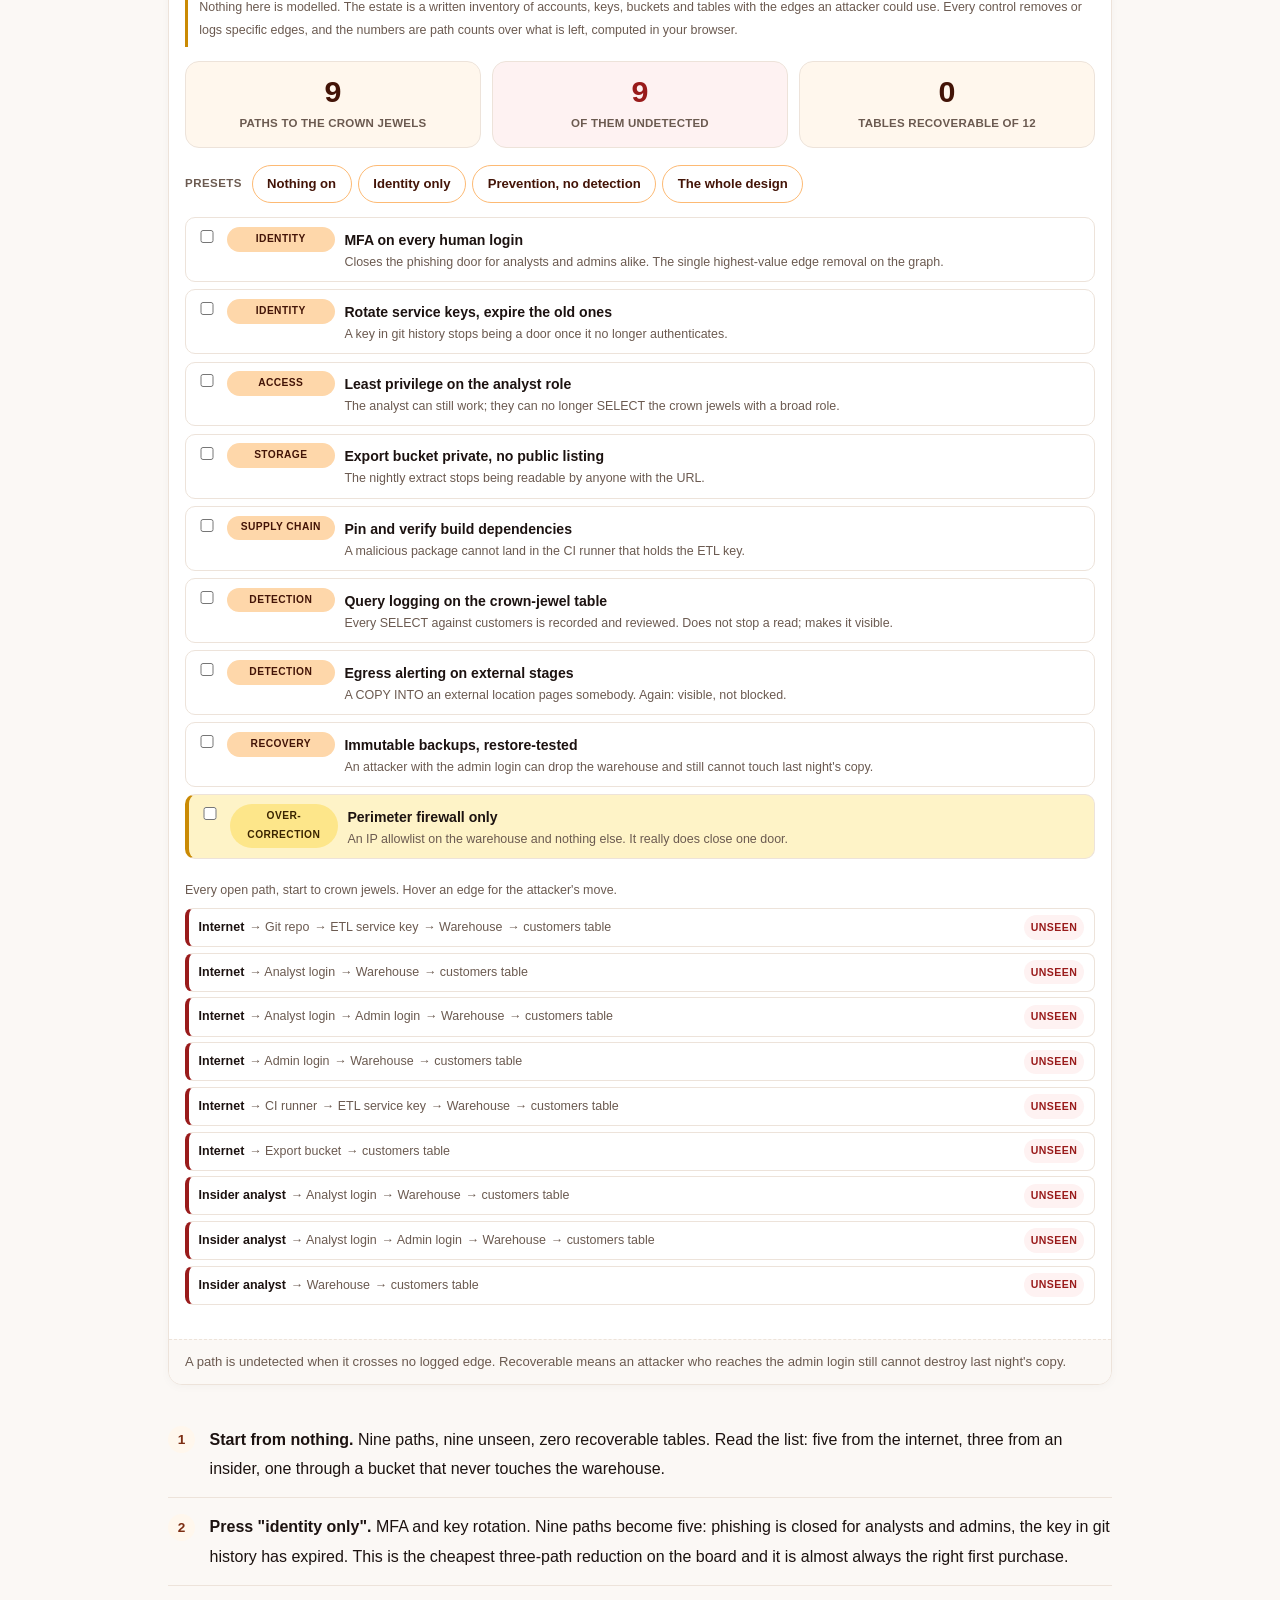
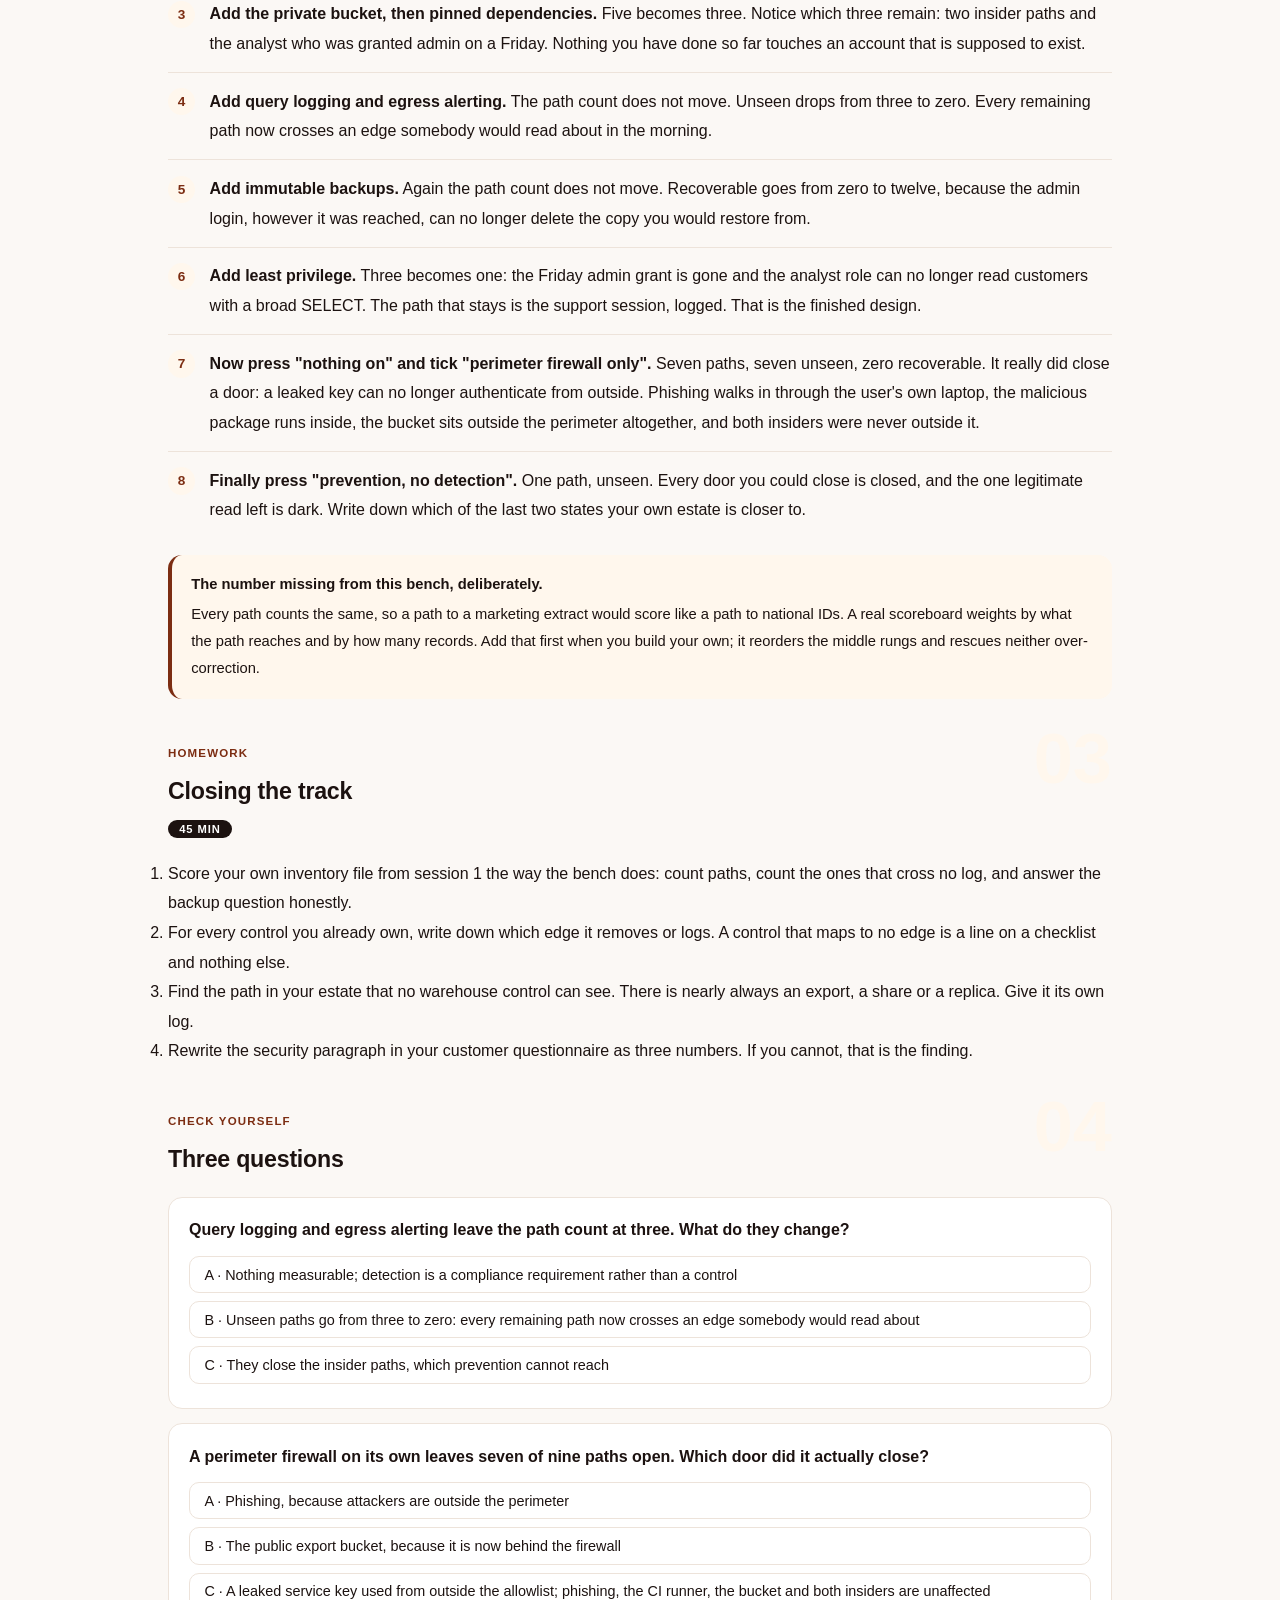
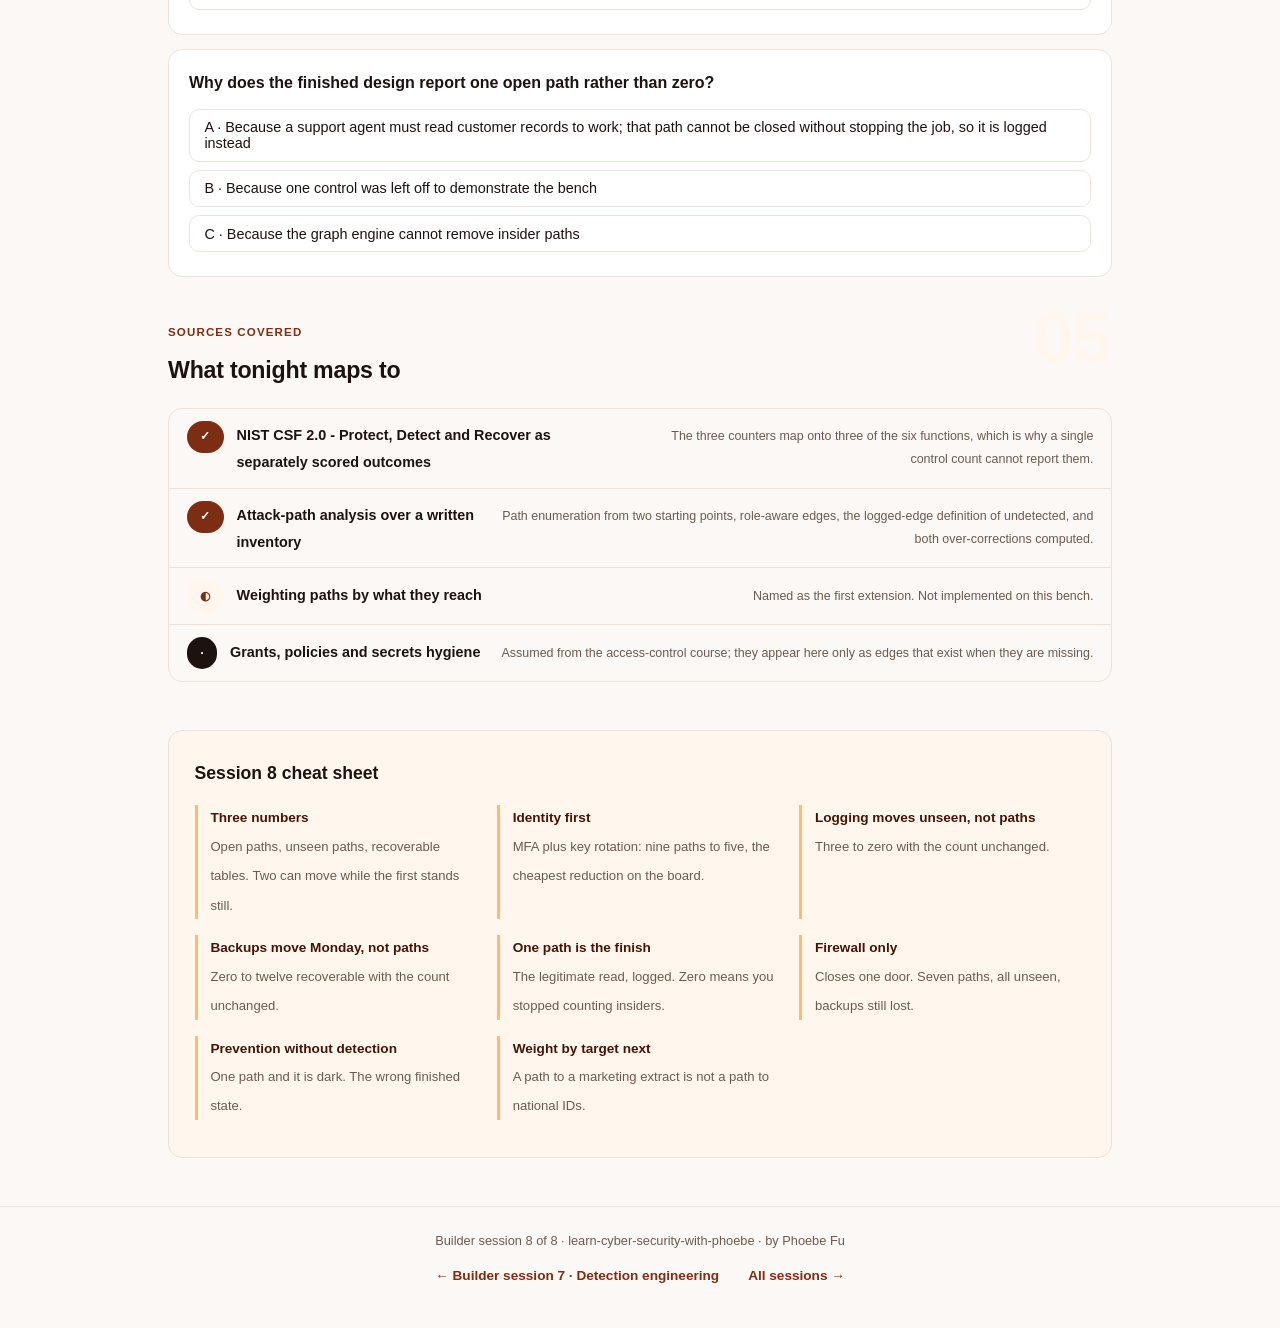
<file: courses/b8-attack-path-bench.html>
<!DOCTYPE html>
<html lang="en">
<head>
<meta charset="UTF-8">
<meta name="viewport" content="width=device-width, initial-scale=1.0">
<!-- social:start -->
<meta name="description" content="Builder session 8 of 8. Every open path from the internet and from an insider to the customers table, counted live over Ironwood's estate as you switch controls on. Nine paths become one, the one that cannot be closed, and it is logged.">
<meta property="og:type" content="article">
<meta property="og:site_name" content="Learn with Phoebe">
<meta property="og:title" content="The attack-path bench - learn cyber security with phoebe">
<meta property="og:description" content="Builder session 8 of 8. Nine paths, three numbers, and the perimeter firewall that closes exactly one door.">
<meta property="og:url" content="https://phoebefu6.github.io/learn-cyber-security-with-phoebe/courses/b8-attack-path-bench.html">
<meta property="og:image" content="https://phoebefu6.github.io/learn-cyber-security-with-phoebe/assets/og-cover.png">
<meta property="og:image:width" content="1200">
<meta property="og:image:height" content="630">
<meta name="twitter:card" content="summary_large_image">
<meta name="twitter:title" content="The attack-path bench - learn cyber security with phoebe">
<meta name="twitter:description" content="Nine paths to one. The last one cannot be closed, only seen.">
<meta name="twitter:image" content="https://phoebefu6.github.io/learn-cyber-security-with-phoebe/assets/og-cover.png">
<!-- social:end -->
<title>Builder session 8 · The attack-path bench - learn cyber security with phoebe</title>
<link rel="stylesheet" href="../assets/style.css?v=23">
</head>
<body>

<div class="toolbar">
  <div class="wrap">
    <span class="crumb"><a href="../index.html">learn-cyber-security-with-phoebe</a> / Builder session 8 of 8</span>
    <button class="btn" id="toggle-all" type="button">Expand all</button>
    <button class="btn primary" id="zoom-toggle" type="button">Projector zoom: off</button>
  </div>
</div>

<header class="masthead">
  <div class="wrap">
    <div class="eyebrow">Learn Cyber Security with Phoebe · Builder session 8 of 8</div>
    <h1>The attack-path <span class="accent">bench</span></h1>
    <p class="sub">Seven sessions of controls, and now the question a board will ask in plainer words: how many ways in are left, would we see any of them used, and if somebody gets the admin login do we still have last night's copy? The bench below holds Ironwood's whole estate as a graph. Switch controls on and it recounts every open path from the internet and from an insider to the customers table, in your browser, and reports three numbers rather than one.</p>
    <div class="chip-row">
      <span class="chip level">🔴 Hardest</span>
      <span class="chip audience">Platform and analytics engineers</span>
      <span class="chip audience">Whoever answers the security questionnaire</span>
      <span class="chip time">45 min</span>
    </div>
    <div class="agenda">
      <span class="a1" style="flex:1">0-3 · Welcome</span>
      <span class="a2" style="flex:3">3-15 · Three numbers, not a score</span>
      <span class="a3" style="flex:6">15-40 · Build-along: run the ladder</span>
      <span class="a4" style="flex:1">40-45 · Q&amp;A</span>
    </div>
  </div>
</header>

<main class="wrap">

  <!-- ============ INTRO ============ -->
  <section class="section" id="intro">
    <div class="section-kicker">
      <span class="klabel">Part 0</span>
      <h2>What the bench measures</h2>
    </div>
    <p class="lede">Security programmes report a control count, and a control count says nothing about whether the doors that matter are closed. The bench reports <strong>open paths to the crown jewels</strong>, <strong>how many of them cross no logged edge</strong>, and <strong>how many tables survive an attacker with the admin login</strong>. Two of the three can move without the first one moving at all, which is the whole reason to report three.</p>

    <div class="legend">
      <span class="pill">Live = presented in the 45 minutes</span>
      <span class="pill">Self-study = the full depth, after class</span>
      <span class="pill">🔍 Every diagram zooms</span>
    </div>

    <div class="callout win">
      <p><strong>★ What you walk out with tonight.</strong> A defended graph you have scored path by path instead of asserted. The measured effect of the most popular single purchase, a perimeter firewall, which closes one of nine doors and leaves seven open and unseen. And the honest end state: one path remains, it is the insider's own legitimate read, no control can remove it without stopping the work, and it is logged.</p>
    </div>

    <details class="card" open>
      <summary><span class="mode live">Live</span>Why the finished design has one path, not zero<span class="mini">3 min</span><span class="caret">▶</span></summary>
      <div class="body">
        <p>A support agent at Ironwood reads customer records to answer tickets. That is a path from a human to the crown jewels, and every prevention control either leaves it open or stops the tickets. The only defence against it being misused is that every read is recorded and somebody reads the record.</p>
        <p>So zero is not the target. The target is that every path that remains is one the business chose to keep, and that none of them is dark. A programme that reports zero paths has either stopped the work or stopped counting insiders.</p>
        <div class="callout example">
          <span class="ex-pill">Real world</span>
          <p>Ironwood's questionnaire answer for three years was "customer data is protected by role-based access and a firewall". The graph says that state has seven open paths and no log on any of them. Nobody had lied; nobody had counted.</p>
        </div>
      </div>
    </details>

    <details class="card">
      <summary><span class="mode self">Self-study</span>What is real here<span class="mini">3 min</span><span class="caret">▶</span></summary>
      <div class="body">
        <ul>
          <li><strong>The estate</strong> is the inventory from session 1: twelve nodes, the edges an attacker could use, and for each edge the control that closes it or the log that sees it. It is visible on the widget as the paths themselves.</li>
          <li><strong>The counting</strong> is a real path enumeration over whatever graph remains after your controls, from two starting points. The warehouse-to-table edge is role-specific, so a path only counts if it arrived through a role that can actually read the table.</li>
          <li><strong>Undetected</strong> means a path that crosses no logged edge. Query logging sees every path through the warehouse; it cannot see the export bucket, which never touches the warehouse.</li>
          <li><strong>Recoverable</strong> is whether the admin login, if reached, can also reach the backups. Twelve tables, all or nothing, because time travel and snapshots are deleted with the account.</li>
          <li><strong>Nothing is modelled.</strong> There is no human behaviour to estimate here, unlike the observability bench next door. Every number is a count.</li>
        </ul>
      </div>
    </details>
  </section>

  <!-- ============ PART 1 ============ -->
  <section class="section" id="part-1">
    <div class="section-kicker">
      <span class="klabel">Part 1 · covers the ladder and the two rungs that move nothing visible</span>
      <h2>The ladder, with the numbers it actually produces</h2>
      <span class="tag concept">10 min live</span>
    </div>
    <p class="lede">Every row is computed by the bench on this page. Two rows leave the path count untouched and are the most important rows on the table.</p>

    <table class="clean">
      <thead><tr><th>Controls on</th><th>Paths to crown jewels</th><th>Undetected</th><th>Recoverable tables of 12</th></tr></thead>
      <tbody>
        <tr><td>Nothing</td><td>9</td><td>9</td><td>0</td></tr>
        <tr><td>+ MFA on every human login</td><td>6</td><td>6</td><td>0</td></tr>
        <tr><td>+ rotate service keys, expire the old ones</td><td>5</td><td>5</td><td>0</td></tr>
        <tr><td>+ export bucket private</td><td>4</td><td>4</td><td>0</td></tr>
        <tr><td>+ pinned, verified dependencies</td><td>3</td><td>3</td><td>0</td></tr>
        <tr><td>+ query logging and egress alerting</td><td>3</td><td><strong>0</strong></td><td>0</td></tr>
        <tr><td>+ immutable, restore-tested backups</td><td>3</td><td>0</td><td><strong>12</strong></td></tr>
        <tr><td>+ least privilege on the analyst role</td><td><strong>1</strong></td><td>0</td><td>12</td></tr>
        <tr><td>Perimeter firewall only</td><td>7</td><td><strong>7</strong></td><td>0</td></tr>
        <tr><td>All prevention, no detection</td><td>1</td><td><strong>1</strong></td><td>12</td></tr>
      </tbody>
    </table>

    <div class="callout tip">
      <p><strong>Rows six and seven are the argument for reporting three numbers.</strong> Logging changes nothing about how many ways in exist and everything about whether you would know. Immutable backups change nothing about ways in and everything about whether Monday exists. A control-count report would list both as "one more control"; a path-count report alone would show them doing nothing.</p>
    </div>

    <figure class="zoomable">
      <svg viewBox="0 0 880 330" xmlns="http://www.w3.org/2000/svg" role="img" aria-label="Paths to the crown jewels falling from nine to one across seven controls, with the undetected count falling to zero at the logging rung and recoverable tables jumping to twelve at the backup rung while the path count holds at three. A final bar shows the perimeter-only over-correction at seven paths, all undetected.">
        <style>
          .b8aH { font: 800 12px Inter, sans-serif; fill: #1C1210; }
          .b8aB { font: 400 10px Inter, sans-serif; fill: #6B5A50; }
          .b8aW { font: 800 12px Inter, sans-serif; fill: #fff; }
          .b8aN { font: 700 11px Inter, sans-serif; fill: #1C1210; }
          .b8aR { font: 800 11px Inter, sans-serif; fill: #991B1B; }
          .b8aG { font: 800 11px Inter, sans-serif; fill: #3A2400; }
        </style>

        <line x1="40" y1="256" x2="850" y2="256" stroke="#D9CBC0" stroke-width="1.5"></line>
        <text class="b8aB" x="40" y="274">nothing</text>
        <text class="b8aB" x="130" y="274">MFA</text>
        <text class="b8aB" x="220" y="274">rotation</text>
        <text class="b8aB" x="310" y="274">bucket</text>
        <text class="b8aB" x="400" y="274">pinning</text>
        <text class="b8aB" x="490" y="274">logging</text>
        <text class="b8aB" x="580" y="274">backups</text>
        <text class="b8aB" x="670" y="274">least priv</text>
        <text class="b8aB" x="760" y="274">firewall only</text>

        <rect x="40" y="76" width="70" height="180" rx="4" fill="#991B1B"></rect>
        <text class="b8aW" x="75" y="120" text-anchor="middle">9</text>
        <text class="b8aH" x="75" y="66" text-anchor="middle">paths</text>

        <rect x="130" y="136" width="70" height="120" rx="4" fill="#991B1B"></rect>
        <text class="b8aW" x="165" y="180" text-anchor="middle">6</text>

        <rect x="220" y="156" width="70" height="100" rx="4" fill="#991B1B"></rect>
        <text class="b8aW" x="255" y="200" text-anchor="middle">5</text>

        <rect x="310" y="176" width="70" height="80" rx="4" fill="#991B1B"></rect>
        <text class="b8aW" x="345" y="220" text-anchor="middle">4</text>

        <rect x="400" y="196" width="70" height="60" rx="4" fill="#991B1B"></rect>
        <text class="b8aW" x="435" y="232" text-anchor="middle">3</text>

        <rect x="490" y="196" width="70" height="60" rx="4" fill="#7C2D12"></rect>
        <text class="b8aW" x="525" y="232" text-anchor="middle">3</text>
        <text class="b8aG" x="525" y="188" text-anchor="middle">unseen 3 to 0</text>

        <rect x="580" y="196" width="70" height="60" rx="4" fill="#7C2D12"></rect>
        <text class="b8aW" x="615" y="232" text-anchor="middle">3</text>
        <text class="b8aG" x="615" y="188" text-anchor="middle">recover 0 to 12</text>

        <rect x="670" y="236" width="70" height="20" rx="4" fill="#431407"></rect>
        <text class="b8aW" x="705" y="251" text-anchor="middle">1</text>
        <text class="b8aH" x="705" y="228" text-anchor="middle">logged</text>

        <rect x="760" y="116" width="70" height="140" rx="4" fill="#991B1B"></rect>
        <text class="b8aW" x="795" y="160" text-anchor="middle">7</text>
        <text class="b8aR" x="795" y="106" text-anchor="middle">7 unseen</text>

        <rect x="40" y="26" width="14" height="14" rx="3" fill="#CA8A04"></rect>
        <text class="b8aN" x="64" y="38">Two rungs leave the path count alone and change the other two numbers. That is why there are three.</text>
      </svg>
      <figcaption>🔍 Click to zoom - nine to one, and the firewall that closes one door.</figcaption>
    </figure>
  </section>

  <!-- ============ DEMO ============ -->
  <section class="section" id="demo-1">
    <div class="section-kicker">
      <span class="klabel">Build-along</span>
      <h2>Run the ladder yourself</h2>
      <span class="tag demo">★ 25 min · everyone builds</span>
    </div>
    <p class="lede">The bench is live below. Every open path is listed, start to crown jewels; hover a hop for the attacker's move, and red means nobody would see it. Work the steps in order.</p>

    <div data-sec-bench></div>

    <div class="steps">
      <div class="step">
        <p><strong>Start from nothing.</strong> Nine paths, nine unseen, zero recoverable tables. Read the list: five from the internet, three from an insider, one through a bucket that never touches the warehouse.</p>
      </div>
      <div class="step">
        <p><strong>Press "identity only".</strong> MFA and key rotation. Nine paths become five: phishing is closed for analysts and admins, the key in git history has expired. This is the cheapest three-path reduction on the board and it is almost always the right first purchase.</p>
      </div>
      <div class="step">
        <p><strong>Add the private bucket, then pinned dependencies.</strong> Five becomes three. Notice which three remain: two insider paths and the analyst who was granted admin on a Friday. Nothing you have done so far touches an account that is supposed to exist.</p>
      </div>
      <div class="step">
        <p><strong>Add query logging and egress alerting.</strong> The path count does not move. Unseen drops from three to zero. Every remaining path now crosses an edge somebody would read about in the morning.</p>
      </div>
      <div class="step">
        <p><strong>Add immutable backups.</strong> Again the path count does not move. Recoverable goes from zero to twelve, because the admin login, however it was reached, can no longer delete the copy you would restore from.</p>
      </div>
      <div class="step">
        <p><strong>Add least privilege.</strong> Three becomes one: the Friday admin grant is gone and the analyst role can no longer read customers with a broad SELECT. The path that stays is the support session, logged. That is the finished design.</p>
      </div>
      <div class="step">
        <p><strong>Now press "nothing on" and tick "perimeter firewall only".</strong> Seven paths, seven unseen, zero recoverable. It really did close a door: a leaked key can no longer authenticate from outside. Phishing walks in through the user's own laptop, the malicious package runs inside, the bucket sits outside the perimeter altogether, and both insiders were never outside it.</p>
      </div>
      <div class="step">
        <p><strong>Finally press "prevention, no detection".</strong> One path, unseen. Every door you could close is closed, and the one legitimate read left is dark. Write down which of the last two states your own estate is closer to.</p>
      </div>
    </div>

    <div class="callout tip">
      <p><strong>The number missing from this bench, deliberately.</strong> Every path counts the same, so a path to a marketing extract would score like a path to national IDs. A real scoreboard weights by what the path reaches and by how many records. Add that first when you build your own; it reorders the middle rungs and rescues neither over-correction.</p>
    </div>
  </section>

  <!-- ============ HOMEWORK ============ -->
  <section class="section" id="exercise">
    <div class="section-kicker">
      <span class="klabel">Homework</span>
      <h2>Closing the track</h2>
      <span class="tag exercise">45 min</span>
    </div>
    <ol>
      <li>Score your own inventory file from session 1 the way the bench does: count paths, count the ones that cross no log, and answer the backup question honestly.</li>
      <li>For every control you already own, write down which edge it removes or logs. A control that maps to no edge is a line on a checklist and nothing else.</li>
      <li>Find the path in your estate that no warehouse control can see. There is nearly always an export, a share or a replica. Give it its own log.</li>
      <li>Rewrite the security paragraph in your customer questionnaire as three numbers. If you cannot, that is the finding.</li>
    </ol>
  </section>

  <!-- ============ QUIZ ============ -->
  <section class="section" id="quiz">
    <div class="section-kicker">
      <span class="klabel">Check yourself</span>
      <h2>Three questions</h2>
    </div>

    <div class="quiz-q" data-answer="1">
      <p class="qtext">Query logging and egress alerting leave the path count at three. What do they change?</p>
      <button class="qopt" type="button">A · Nothing measurable; detection is a compliance requirement rather than a control</button>
      <button class="qopt" type="button">B · Unseen paths go from three to zero: every remaining path now crosses an edge somebody would read about</button>
      <button class="qopt" type="button">C · They close the insider paths, which prevention cannot reach</button>
      <p class="qwhy">Detection does not remove a path. It makes using one visible, which is the only defence available for reads the business has chosen to allow.</p>
    </div>

    <div class="quiz-q" data-answer="2">
      <p class="qtext">A perimeter firewall on its own leaves seven of nine paths open. Which door did it actually close?</p>
      <button class="qopt" type="button">A · Phishing, because attackers are outside the perimeter</button>
      <button class="qopt" type="button">B · The public export bucket, because it is now behind the firewall</button>
      <button class="qopt" type="button">C · A leaked service key used from outside the allowlist; phishing, the CI runner, the bucket and both insiders are unaffected</button>
      <p class="qwhy">A phished user logs in from their own laptop inside the allowlist, a malicious package runs on your runner, the bucket sits outside the perimeter altogether, and insiders were never outside it.</p>
    </div>

    <div class="quiz-q" data-answer="0">
      <p class="qtext">Why does the finished design report one open path rather than zero?</p>
      <button class="qopt" type="button">A · Because a support agent must read customer records to work; that path cannot be closed without stopping the job, so it is logged instead</button>
      <button class="qopt" type="button">B · Because one control was left off to demonstrate the bench</button>
      <button class="qopt" type="button">C · Because the graph engine cannot remove insider paths</button>
      <p class="qwhy">Zero is not the target. A programme that reports zero has either stopped the work or stopped counting insiders. The target is that every remaining path is chosen and none is dark.</p>
    </div>

    <p class="quiz-score"></p>
  </section>

  <!-- ============ COVERAGE ============ -->
  <section class="section" id="official">
    <div class="section-kicker">
      <span class="klabel">Sources covered</span>
      <h2>What tonight maps to</h2>
    </div>
    <div class="covered">
      <div class="covered-row">
        <span class="status pill solid">✓</span>
        <span class="name">NIST CSF 2.0 - Protect, Detect and Recover as separately scored outcomes</span>
        <span class="note">The three counters map onto three of the six functions, which is why a single control count cannot report them.</span>
      </div>
      <div class="covered-row">
        <span class="status pill solid">✓</span>
        <span class="name">Attack-path analysis over a written inventory</span>
        <span class="note">Path enumeration from two starting points, role-aware edges, the logged-edge definition of undetected, and both over-corrections computed.</span>
      </div>
      <div class="covered-row">
        <span class="status pill light">◐</span>
        <span class="name">Weighting paths by what they reach</span>
        <span class="note">Named as the first extension. Not implemented on this bench.</span>
      </div>
      <div class="covered-row">
        <span class="status pill inkpill">·</span>
        <span class="name">Grants, policies and secrets hygiene</span>
        <span class="note">Assumed from the access-control course; they appear here only as edges that exist when they are missing.</span>
      </div>
    </div>
  </section>

  <!-- ============ CHEAT SHEET ============ -->
  <section class="cheat" id="cheatsheet">
    <h3>Session 8 cheat sheet</h3>
    <div class="grid-2">
      <div class="cheat-item"><b>Three numbers</b><span>Open paths, unseen paths, recoverable tables. Two can move while the first stands still.</span></div>
      <div class="cheat-item"><b>Identity first</b><span>MFA plus key rotation: nine paths to five, the cheapest reduction on the board.</span></div>
      <div class="cheat-item"><b>Logging moves unseen, not paths</b><span>Three to zero with the count unchanged.</span></div>
      <div class="cheat-item"><b>Backups move Monday, not paths</b><span>Zero to twelve recoverable with the count unchanged.</span></div>
      <div class="cheat-item"><b>One path is the finish</b><span>The legitimate read, logged. Zero means you stopped counting insiders.</span></div>
      <div class="cheat-item"><b>Firewall only</b><span>Closes one door. Seven paths, all unseen, backups still lost.</span></div>
      <div class="cheat-item"><b>Prevention without detection</b><span>One path and it is dark. The wrong finished state.</span></div>
      <div class="cheat-item"><b>Weight by target next</b><span>A path to a marketing extract is not a path to national IDs.</span></div>
    </div>
  </section>

</main>

<footer class="pagefoot">
  <div class="wrap">
    <p>Builder session 8 of 8 · learn-cyber-security-with-phoebe · by Phoebe Fu</p>
    <nav class="pagenav">
      <a href="b7-detection-engineering.html">← Builder session 7 · Detection engineering</a>
      <a href="../index.html">All sessions →</a>
    </nav>
  </div>
</footer>

<script src="../assets/app.js?v=21"></script>
<script src="../assets/sec-live.js?v=1"></script>
</body>
</html>
</file>
<file: assets/style.css>
/* learn-mcp-with-phoebe - editorial bold design system
   Accent: SQLite blue #7C2D12 · Ink navy #431407 · Flagship: amber #CA8A04
   (CSS var names still read --indigo/--amber; they hold SQL-blue values.) */

:root {
  --faint-text: #81654E;
  --fill-solid: #9D6B03;
  --indigo: #7C2D12;
  --indigo-deep: #431407;
  --indigo-mid: #FDBA74;
  --indigo-soft: #FED7AA;
  --indigo-50: #FFF7ED;
  --ink: #1C1210;
  --muted: #6B5A50;
  --faint: #D9CBC0;
  --hairline: #EDE3DA;
  --amber: #CA8A04;
  --amber-ink: #3A2400;
  --amber-50: #FEF3C7;
  --paper: #FBF8F5;
  --code-bg: #FFF7ED;
  --code-ink: #1C1210;
  --radius: 14px;
}

* { margin: 0; padding: 0; box-sizing: border-box; }

html { font-size: 16px; scroll-behavior: smooth; }
html.zoom-125 { font-size: 20px; }
html.zoom-150 { font-size: 24px; }

body {
  font-family: "Inter", -apple-system, BlinkMacSystemFont, "Segoe UI", Roboto, sans-serif;
  background: var(--paper);
  color: var(--ink);
  line-height: 1.85;
  font-feature-settings: "tnum";
}

.wrap { max-width: 62rem; margin: 0 auto; padding: 0 1.5rem; }

/* ---------- header band ---------- */
.masthead {
  background: var(--indigo);
  color: #fff;
  padding: 2.5rem 0 2.25rem;
}
.masthead .eyebrow {
  font-size: .75rem;
  letter-spacing: .18em;
  text-transform: uppercase;
  opacity: 1;
  font-weight: 600;
}
.masthead h1 {
  font-size: 2.1rem;
  line-height: 1.15;
  font-weight: 800;
  margin: .5rem 0 .75rem;
  letter-spacing: -.02em;
}
.masthead h1 .accent { color: inherit; }
.masthead .sub { font-size: 1.05rem; opacity: 1; max-width: 44rem; }

.chip-row { display: flex; flex-wrap: wrap; gap: .5rem; margin-top: 1.1rem; }
.chip {
  display: inline-flex;
  align-items: center;
  gap: .35rem;
  border-radius: 999px;
  padding: .25rem .8rem;
  font-size: .78rem;
  font-weight: 600;
  white-space: nowrap;
}
.chip.level { background: #fff; color: var(--indigo); }
.chip.audience { background: rgba(255,255,255,.08); color: #fff; border: 1px solid rgba(255,255,255,.35); }
.chip.time { background: var(--ink); color: #fff; font-variant-numeric: tabular-nums; }


/* ---------- toolbar ---------- */
.toolbar {
  position: sticky;
  top: 0;
  z-index: 40;
  background: rgba(255,255,255,.94);
  backdrop-filter: blur(6px);
  border-bottom: 1px solid var(--hairline);
  padding: .55rem 0;
}
.toolbar .wrap { display: flex; align-items: center; gap: .5rem; flex-wrap: nowrap; }
.toolbar .crumb { font-size: .8rem; color: var(--muted); font-weight: 600; margin-right: auto; min-width: 0; white-space: nowrap; overflow: hidden; text-overflow: ellipsis; }
.toolbar .btn { white-space: nowrap; flex: none; padding: .38rem .8rem; font-size: .78rem; line-height: 1.2; }
.toolbar .crumb a { color: var(--indigo); text-decoration: none; }
.btn {
  border: 1px solid var(--hairline);
  background: #fff;
  color: var(--ink);
  border-radius: 999px;
  padding: .35rem .9rem;
  font-size: .78rem;
  font-weight: 600;
  cursor: pointer;
  font-family: inherit;
  transition: all .15s ease;
}
.btn:hover { border-color: var(--indigo); color: var(--indigo); }
.btn.primary { background: var(--indigo); border-color: var(--indigo); color: #fff; }
.btn.primary:hover { background: var(--indigo-deep); }

/* ---------- sections ---------- */
main { padding: 2.5rem 0 4rem; }

.section { margin-bottom: 2.8rem; }
.section-kicker { margin-bottom: 1rem; }
.section-kicker .klabel {
  display: block;
  font-size: .72rem;
  text-transform: uppercase;
  letter-spacing: .1em;
  color: var(--indigo);
  font-weight: 700;
  margin-bottom: .35rem;
}
.section-kicker h2 {
  font-size: 1.45rem;
  font-weight: 800;
  letter-spacing: -.01em;
  display: flex;
  align-items: center;
  gap: .7rem;
  flex-wrap: wrap;
}
.section-kicker .tag {
  border-radius: 999px;
  padding: .18rem .7rem;
  font-size: .7rem;
  font-weight: 700;
  text-transform: uppercase;
  letter-spacing: .08em;
}
.tag.concept { background: var(--indigo-50); color: var(--indigo); }
.tag.demo { background: var(--amber-50); color: var(--amber-ink); }
.tag.exercise { background: var(--ink); color: #fff; }

.lede { color: var(--muted); max-width: 46rem; margin-bottom: 1.4rem; line-height: 1.8; }

/* live vs self-study markers on cards */
.mode {
  font-size: .64rem;
  font-weight: 700;
  text-transform: uppercase;
  letter-spacing: .07em;
  padding: .14rem .6rem;
  border-radius: 999px;
  flex: none;
}
.mode.live { background: var(--indigo); color: #fff; }
.mode.self { background: #fff; color: var(--muted); border: 1px solid var(--hairline); }

/* ---------- accordions ---------- */
details.card {
  border: 1px solid var(--hairline);
  border-radius: var(--radius);
  margin-bottom: .8rem;
  overflow: hidden;
  background: #fff;
}
details.card[open] { border-color: var(--indigo-soft); box-shadow: 0 8px 28px rgba(134,25,143,.08); }
details.card summary {
  list-style: none;
  cursor: pointer;
  padding: 1rem 1.25rem;
  display: flex;
  align-items: center;
  gap: .75rem;
  font-weight: 700;
  font-size: 1.02rem;
  user-select: none;
}
details.card summary::-webkit-details-marker { display: none; }
details.card summary .dot {
  width: .6rem; height: .6rem;
  border-radius: 999px;
  background: var(--indigo);
  flex: none;
}
details.card summary .mini { margin-left: auto; font-size: .72rem; color: var(--muted); font-weight: 600; white-space: nowrap; }
details.card summary .caret { transition: transform .2s ease; color: var(--indigo); font-size: .8rem; }
details.card[open] summary .caret { transform: rotate(90deg); }
details.card .body { padding: 0 1.25rem 1.4rem; border-top: 1px solid var(--hairline); padding-top: 1.15rem; }
details.card .body p { margin-bottom: 1.05rem; max-width: 48rem; }
details.card .body p:last-child { margin-bottom: 0; }
details.card .body ul, details.card .body ol { margin: 0 0 1.1rem 1.2rem; max-width: 47rem; }
details.card .body li { margin-bottom: .65rem; }
details.card .body h4 { font-size: .95rem; font-weight: 700; margin: 1.1rem 0 .45rem; }
details.card .body h4:first-child { margin-top: 0; }

/* ---------- pills & legends ---------- */
.legend { display: flex; flex-wrap: wrap; gap: .5rem; margin: 0 0 1.2rem; }
.pill {
  display: inline-flex;
  align-items: center;
  gap: .4rem;
  border-radius: 999px;
  padding: .28rem .85rem;
  font-size: .78rem;
  font-weight: 600;
}
.pill.solid { background: var(--indigo); color: #fff; }
.pill.light { background: var(--indigo-50); color: var(--indigo); }
.pill.inkpill { background: var(--ink); color: #fff; }
.pill.amber, .pill.peach { background: var(--amber); color: var(--amber-ink); }
.pill.bare { color: var(--muted); }

/* ---------- 4D grid ---------- */
.grid-2 { display: grid; grid-template-columns: repeat(auto-fit, minmax(15rem, 1fr)); gap: .8rem; margin: .5rem 0 1rem; }
.d-card {
  border: 1px solid var(--hairline);
  border-left: 4px solid var(--indigo);
  border-radius: 10px;
  padding: 1rem 1.1rem;
}
.d-card h4 { font-size: .95rem; margin-bottom: .3rem; }
.d-card h4 .lead-letter { color: var(--indigo); }
.d-card p { font-size: .86rem; color: var(--muted); margin: 0; }

/* ---------- tables ---------- */
table.clean { width: 100%; border-collapse: collapse; font-size: .9rem; margin: .4rem 0 1rem; }
table.clean th {
  text-align: left;
  font-size: .72rem;
  text-transform: uppercase;
  letter-spacing: .08em;
  color: var(--muted);
  padding: .5rem .6rem;
  border-bottom: 2px solid var(--ink);
}
table.clean td { padding: .7rem .6rem; border-bottom: .5px solid var(--hairline); vertical-align: top; line-height: 1.7; }
table.clean td:first-child { font-weight: 600; }

/* ---------- prompt boxes ---------- */
.prompt-box{
  position: relative;
  background: #FFF7ED;
  border: 1px solid #EDE3DA;
  color: #1C1210;
  border-radius: var(--radius);
  padding: 1.1rem 1.2rem;
  margin: 1rem 0 1.2rem;
  font-family: "SF Mono", ui-monospace, Menlo, Consolas, monospace;
  font-size: .84rem;
  line-height: 1.65;
  white-space: pre-wrap;
  word-break: break-word;
}
.prompt-box .label{
  position: absolute;
  top: -0.7rem;
  left: 1rem;
  background: #7C2D12;
  color: #FFFFFF;
  font-family: "Inter", -apple-system, sans-serif;
  font-size: .68rem;
  font-weight: 700;
  letter-spacing: .06em;
  text-transform: uppercase;
  border-radius: 999px;
  padding: .15rem .7rem;
}
.prompt-box.bad .label { background: var(--faint); color: var(--ink); }
.prompt-box.good .label { background: var(--amber); color: var(--amber-ink); }
.copy-btn{
  position: absolute;
  top: .7rem;
  right: .7rem;
  background: #FFFFFF;
  border: 1px solid #EDE3DA;
  color: #1C1210;
  border-radius: 999px;
  padding: .25rem .8rem;
  font-size: .72rem;
  font-weight: 600;
  cursor: pointer;
  font-family: "Inter", -apple-system, sans-serif;
  transition: background .15s ease;
}
.copy-btn:hover { background: #EDE3DA; }
.copy-btn.copied { background: var(--amber); border-color: var(--amber); color: var(--amber-ink); }

/* ---------- demo steps ---------- */
.steps { counter-reset: step; margin: .6rem 0 1rem; }
.step {
  display: grid;
  grid-template-columns: max-content minmax(0, 1fr);
  column-gap: .9rem;
  row-gap: .2rem;
  padding: .85rem 0;
  border-bottom: .5px solid var(--hairline);
}
.step > * { grid-column: 2; min-width: 0; }
.step > .prompt-box { margin: .8rem 0 .4rem; }
.step:last-child { border-bottom: none; }
.step::before {
  counter-increment: step;
  content: counter(step);
  flex: none;
  width: 1.7rem; height: 1.7rem;
  border-radius: 999px;
  background: var(--indigo-50);
  color: var(--indigo);
  font-weight: 700;
  font-size: .85rem;
  display: inline-flex;
  align-items: center;
  justify-content: center;
  margin-top: .1rem;
}
.step p { margin: 0; }

/* ---------- callouts ---------- */
.callout {
  border-radius: var(--radius);
  padding: 1rem 1.2rem;
  margin: 1rem 0;
  font-size: .92rem;
}
.callout.tip { background: var(--indigo-50); border-left: 4px solid var(--indigo); }
.callout.win { background: var(--amber-50); border-left: 4px solid var(--amber); }
.callout strong:first-child { display: block; margin-bottom: .2rem; }

.callout.example {
  background: #FFFFFF;
  border: 1px solid var(--hairline);
  border-left: 4px solid var(--amber);
  font-size: .9rem;
}
.callout.example .ex-pill {
  display: inline-block;
  background: var(--amber);
  color: var(--amber-ink);
  border-radius: 999px;
  padding: .15rem .7rem;
  font-size: .68rem;
  font-weight: 700;
  text-transform: uppercase;
  letter-spacing: .06em;
  margin-bottom: .5rem;
}
.callout.example p { margin: 0 0 .75rem; max-width: 47rem; }
.callout.example p:last-child { margin-bottom: 0; }
.callout.example ul { margin: 0 0 0 1.1rem; max-width: 46rem; }
.callout.example li { margin-bottom: .6rem; }
.callout.example li:last-child { margin-bottom: 0; }

/* ---------- zoomable figures ---------- */
figure.zoomable {
  border: 1px solid var(--hairline);
  border-radius: var(--radius);
  padding: 1.2rem;
  margin: 1rem 0 1.4rem;
  cursor: zoom-in;
  transition: box-shadow .15s ease;
  background: #fff;
}
figure.zoomable:hover { box-shadow: 0 8px 28px rgba(134,25,143,.12); }
figure.zoomable svg, figure.zoomable img { width: 100%; height: auto; display: block; }
figure.zoomable figcaption {
  margin-top: .6rem;
  font-size: .76rem;
  color: var(--muted);
  font-weight: 600;
  display: flex;
  align-items: center;
  gap: .4rem;
}

.lightbox{
  position: fixed;
  inset: 0;
  z-index: 100;
  background: rgba(251,248,245,.97);
  display: none;
  align-items: center;
  justify-content: center;
  padding: 3vh 3vw;
  cursor: zoom-out;
}
.lightbox.open { display: flex; }
.lightbox .inner{
  background: #fff;
  border: 1px solid #EDE3DA;
  box-shadow: 0 10px 40px rgba(28,18,16,.14);
  border-radius: var(--radius);
  padding: 2rem;
  max-width: 94vw;
  max-height: 92vh;
  overflow: auto;
}
.lightbox .inner svg, .lightbox .inner img { width: min(88vw, 70rem); height: auto; }
.lightbox .close-hint{
  position: fixed;
  top: 1rem; right: 1.4rem;
  color: #1C1210;
  font-size: .8rem;
  font-weight: 600;
}

/* ---------- courses covered ---------- */
.covered { border: 1px solid var(--hairline); border-radius: var(--radius); overflow: hidden; }
.covered-row {
  display: flex;
  align-items: baseline;
  gap: .8rem;
  padding: .75rem 1.1rem;
  border-bottom: .5px solid var(--hairline);
  font-size: .9rem;
}
.covered-row:last-child { border-bottom: none; }
.covered-row .status { flex: none; }
.covered-row .name { font-weight: 600; }
.covered-row .note { margin-left: auto; color: var(--muted); font-size: .78rem; text-align: right; }

/* ---------- cheat sheet footer ---------- */
.cheat{
  background: #FFF7ED;
  border: 1px solid #EDE3DA;
  color: #1C1210;
  border-radius: var(--radius);
  padding: 1.6rem 1.6rem 1.3rem;
  margin-top: 3rem;
}
.cheat h3 { font-size: 1.1rem; margin-bottom: 1rem; }
.cheat h3 span { color: #7C2D12; }
.cheat .grid-2 { gap: 1rem; }
.cheat .cheat-item { border-left: 3px solid var(--indigo-mid); padding-left: .8rem; }
.cheat .cheat-item b { display: block; font-size: .85rem; color: #431407; }
.cheat .cheat-item span { font-size: .82rem; color: #6B5A50; }

footer.pagefoot {
  border-top: 1px solid var(--hairline);
  margin-top: 3rem;
  padding: 1.4rem 0 2.5rem;
  font-size: .8rem;
  color: var(--muted);
  display: flex;
  justify-content: space-between;
  flex-wrap: wrap;
  gap: .8rem;
}
footer.pagefoot a { color: var(--indigo); text-decoration: none; font-weight: 600; }

/* ---------- wayfinding: reading progress + section dots + part numbers ---------- */

#progress-bar {
  position: fixed;
  top: 0; left: 0;
  height: 3px;
  width: 0;
  background: linear-gradient(90deg, var(--indigo), var(--amber));
  z-index: 90;
}

.pagenav {
  position: fixed;
  right: 1.1rem;
  top: 50%;
  transform: translateY(-50%);
  z-index: 50;
  display: flex;
  flex-direction: column;
  gap: .55rem;
}
.pagenav a {
  width: .68rem; height: .68rem;
  border-radius: 999px;
  background: #fff;
  border: 2px solid var(--faint);
  display: block;
  position: relative;
  transition: all .15s ease;
}
.pagenav a:hover { border-color: var(--indigo); transform: scale(1.3); }
.pagenav a.active { background: var(--indigo); border-color: var(--indigo); }
.pagenav a .nlabel {
  position: absolute;
  right: 1.4rem;
  top: 50%;
  transform: translateY(-50%);
  background: var(--ink);
  color: #fff;
  font-size: .7rem;
  font-weight: 600;
  padding: .22rem .65rem;
  border-radius: 6px;
  white-space: nowrap;
  opacity: 0;
  pointer-events: none;
  transition: opacity .15s ease;
}
.pagenav a:hover .nlabel { opacity: 1; }
@media (max-width: 74rem) { .pagenav { display: none; } }

main { counter-reset: partnum -1; }
.section .section-kicker { position: relative; }
.section .section-kicker::before {
  counter-increment: partnum;
  content: counter(partnum, decimal-leading-zero);
  position: absolute;
  right: 0;
  top: -1.2rem;
  font-size: 4.4rem;
  font-weight: 800;
  color: var(--indigo-50);
  line-height: 1;
  font-variant-numeric: tabular-nums;
  pointer-events: none;
  z-index: 0;
}
.section .section-kicker > * { position: relative; z-index: 1; }

details.card summary { transition: background .15s ease; }
details.card summary:hover { background: #FAFDFE; }

/* ---------- journey strip: you are here in the series ---------- */
.journey {
  display: flex;
  align-items: center;
  gap: .45rem;
  margin-top: 1.1rem;
  flex-wrap: wrap;
}
.journey .jlabel { font-size: .7rem; font-weight: 700; text-transform: uppercase; letter-spacing: .09em; opacity: 1; margin-right: .3rem; }
.journey a {
  width: 1.7rem; height: 1.7rem;
  border-radius: 999px;
  display: inline-flex;
  align-items: center;
  justify-content: center;
  font-size: .8rem;
  font-weight: 700;
  text-decoration: none;
  color: #fff;
  border: 1.5px solid rgba(255,255,255,.45);
  transition: all .15s ease;
  font-variant-numeric: tabular-nums;
}
.journey a:hover { border-color: #fff; transform: scale(1.12); }
.journey a.here { background: #fff; color: var(--indigo); border-color: #fff; }
.journey a.dd-chip { width: auto; border-radius: 999px; padding: 0 .7rem; font-size: .72rem; }

/* ---------- check-yourself quiz ---------- */
.quiz-q {
  border: 1px solid var(--hairline);
  border-radius: var(--radius);
  padding: 1.1rem 1.25rem 1rem;
  margin-bottom: .9rem;
  background: #fff;
}
.quiz-q .qtext { font-weight: 700; margin-bottom: .7rem; }
.quiz-q .qopt {
  display: block;
  width: 100%;
  text-align: left;
  background: #fff;
  border: 1px solid var(--hairline);
  border-radius: 10px;
  padding: .6rem .9rem;
  margin-bottom: .5rem;
  font-size: .9rem;
  font-family: inherit;
  color: var(--ink);
  cursor: pointer;
  transition: all .15s ease;
}
.quiz-q .qopt:hover { border-color: var(--indigo); background: var(--indigo-50); }
.quiz-q .qopt.correct { background: var(--indigo); border-color: var(--indigo); color: #fff; font-weight: 600; }
.quiz-q .qopt.correct::after { content: "  ✓"; }
.quiz-q .qopt.wrong { background: #FEF2F2; border-color: #FCA5A5; color: #991B1B; animation: qshake .3s ease; }
.quiz-q .qopt.wrong::after { content: "  ✗ try again"; font-size: .78rem; }
.quiz-q .qopt:disabled { cursor: default; }
.quiz-q .qwhy {
  display: none;
  background: var(--amber-50);
  border-left: 4px solid var(--amber);
  border-radius: 8px;
  padding: .6rem .9rem;
  font-size: .86rem;
  margin-top: .3rem;
}
.quiz-q.answered .qwhy { display: block; }
@keyframes qshake {
  0%, 100% { transform: translateX(0); }
  25% { transform: translateX(-5px); }
  75% { transform: translateX(5px); }
}
.quiz-score { font-weight: 700; color: var(--indigo); margin-top: .4rem; }

@media (prefers-reduced-motion: reduce) {
  .quiz-q .qopt.wrong { animation: none; }
  .journey a:hover { transform: none; }
}

/* ---------- micro-interactions (react-bits inspired, vanilla) ---------- */

/* BlurText: staggered word reveal on the masthead headline */
.masthead h1 .bw {
  display: inline-block;
  opacity: 0;
  filter: blur(8px);
  transform: translateY(.35em);
  animation: bw-in .7s cubic-bezier(.22,.9,.35,1) forwards;
  animation-delay: var(--bw-delay, 0s);
}
@keyframes bw-in {
  to { opacity: 1; filter: blur(0); transform: translateY(0); }
}

/* SpotlightCard: cursor-following highlight on accordion cards */
details.card { position: relative; }
details.card::after {
  content: "";
  position: absolute;
  inset: 0;
  pointer-events: none;
  opacity: 0;
  transition: opacity .3s ease;
  background: radial-gradient(320px circle at var(--mx, 50%) var(--my, 50%), rgba(134,25,143,.09), transparent 65%);
}
details.card:hover::after { opacity: 1; }

/* ScrollReveal: sections rise in as they enter the viewport */
.js-reveal .section {
  opacity: 0;
  transform: translateY(16px);
  transition: opacity .6s ease, transform .6s cubic-bezier(.22,.9,.35,1);
}
.js-reveal .section.revealed { opacity: 1; transform: none; }

@media (prefers-reduced-motion: reduce) {
  .masthead h1 .bw { animation: none; opacity: 1; filter: none; transform: none; }
  details.card::after { display: none; }
  .js-reveal .section { opacity: 1; transform: none; transition: none; }
}

@media (max-width: 40rem) {
  .masthead h1 { font-size: 1.6rem; }
  
  .toolbar .crumb { display: none; }
}

@media print {
  .toolbar, .copy-btn { display: none; }
  details.card { border: 1px solid #ccc; }
}

/* ---------- live SQL playground (sql-live.js) ---------- */
.sqlbox {
  border: 1px solid var(--hairline);
  border-radius: var(--radius);
  background: #fff;
  overflow: hidden;
  margin: 1rem 0 1.4rem;
  box-shadow: 0 8px 28px rgba(134,25,143,.06);
}
.sql-bar {
  display: flex; align-items: center; gap: .5rem;
  padding: .5rem .8rem;
  background: var(--indigo-deep);
  color: #fff;
}
.sql-dot { width: .6rem; height: .6rem; border-radius: 999px; background: var(--amber); flex: none; }
.sql-title { font-size: .76rem; font-weight: 600; letter-spacing: .02em; opacity: .92; }
.sql-spacer { margin-left: auto; }
.sql-btn {
  border: 1px solid rgba(255,255,255,.28);
  background: rgba(255,255,255,.08);
  color: #fff;
  border-radius: 999px;
  padding: .26rem .8rem;
  font-size: .74rem; font-weight: 700; cursor: pointer;
  font-family: inherit; transition: all .14s ease; white-space: nowrap;
}
.sql-btn:hover { background: rgba(255,255,255,.2); }
.sql-btn.sql-run { background: var(--amber); color: var(--amber-ink); border-color: var(--amber); }
.sql-btn.sql-run:hover { filter: brightness(1.05); }
.sql-label {
  display: block;
  font-size: .64rem; text-transform: uppercase; letter-spacing: .09em;
  font-weight: 700; color: var(--muted);
  padding: .6rem .9rem .2rem;
}
.sql-code-wrap { border-bottom: 1px solid var(--hairline); }
.sql-code {
  width: 100%;
  border: none; outline: none; resize: vertical;
  padding: .35rem .9rem .9rem;
  font-family: "SF Mono", "JetBrains Mono", Menlo, Consolas, monospace;
  font-size: .86rem; line-height: 1.6;
  color: var(--ink); background: #fff;
  tab-size: 2;
}
.sql-out { padding: .2rem .9rem 1rem; overflow-x: auto; }
.sql-tablewrap { overflow-x: auto; }
table.sql-table { width: 100%; border-collapse: collapse; font-size: .84rem; margin: .3rem 0 .1rem; }
table.sql-table th {
  text-align: left; text-transform: uppercase; letter-spacing: .05em;
  font-size: .68rem; color: var(--indigo); font-weight: 800;
  padding: .35rem .6rem; border-bottom: 2px solid var(--indigo-50); white-space: nowrap;
}
table.sql-table td {
  padding: .32rem .6rem; border-bottom: .5px solid var(--hairline);
  font-variant-numeric: tabular-nums; white-space: nowrap;
}
table.sql-table tr:last-child td { border-bottom: none; }
.sql-null { color: var(--faint); font-style: italic; font-size: .78rem; }
.sql-note { font-size: .74rem; color: var(--muted); margin: .5rem 0 0; font-weight: 600; }
.sql-hint { font-weight: 500; font-style: italic; }
.sql-err {
  font-size: .82rem; color: #991B1B; background: #FEF2F2;
  border: 1px solid #FCA5A5; border-radius: 8px;
  padding: .55rem .75rem; margin: .4rem 0 0;
  font-family: "SF Mono", Menlo, monospace;
}
.sql-cap { font-size: .78rem; color: var(--muted); padding: 0 .9rem .8rem; }
.sqlbox.sql-had-err .sql-bar { background: #7f1d1d; }


@keyframes mcpIn { from { opacity: 0; transform: translateY(6px); } to { opacity: 1; transform: none; } }


@media (max-width: 640px) {  }


@media (max-width: 640px) {
  
  
}

/* === LWP-PATCH v2 === */
/* palette-agnostic aliases: 75 repos use --indigo/--amber, 1 uses --pine/--clay */
:root {
  --pv-accent: var(--indigo, var(--pine, #CA8A04));
  --pv-flag: var(--amber, var(--clay, #7C2D12));
  --pv-flag-50: var(--amber-50, var(--clay-50, #FEF3C7));
}

/* ============================================================
   v2 - readable on a phone + reading modes
   Layout only. No palette tokens are changed.
   ============================================================ */

/* --- skip link --- */
.skip-link {
  position: absolute; left: -9999px; top: 0; z-index: 200;
  background: var(--pv-accent); color: #fff;
  padding: .7rem 1.1rem; border-radius: 0 0 var(--radius) 0;
  font-weight: 700; font-size: .85rem; text-decoration: none;
}
.skip-link:focus { left: 0; }

/* --- visible keyboard focus everywhere --- */
:focus-visible {
  outline: 3px solid var(--pv-flag);
  outline-offset: 2px;
  border-radius: 4px;
}

/* --- diagrams: hold authored width, scroll instead of shrinking --- */
.figscroll { overflow-x: auto; -webkit-overflow-scrolling: touch; overscroll-behavior-x: contain; }
.figscroll::-webkit-scrollbar { height: 6px; }
.figscroll::-webkit-scrollbar-thumb { background: var(--faint); border-radius: 3px; }

/* --- tables: scroll container + sticky row label --- */
.tablescroll { overflow-x: auto; -webkit-overflow-scrolling: touch; border-radius: var(--radius); }

/* --- section contents counter --- */
.sec-meta {
  display: block; margin-top: .3rem;
  font-size: .72rem; font-weight: 700; letter-spacing: .06em;
  text-transform: uppercase; color: var(--muted);
  font-variant-numeric: tabular-nums;
}

/* --- study-mode switch --- */
.btn.mode-on { background: var(--pv-flag); border-color: var(--pv-flag); color: #fff; }

/* --- deep-linked card gets a moment of emphasis --- */
details.card.linked { border-color: var(--pv-flag); box-shadow: 0 0 0 3px var(--pv-flag-50); }

@media (max-width: 820px) {
  /* labels keep the size they were drawn at; the figure scrolls */
  figure.zoomable svg { min-width: 820px; }
  .figscroll .mm-svg, .mindmap svg { min-width: 840px; }

  table.clean { min-width: 620px; }
  table.clean th:first-child,
  table.clean td:first-child {
    position: sticky; left: 0; background: #fff;
    box-shadow: 1px 0 0 var(--hairline);
  }

  pre, .prompt-box { overflow-x: auto; }

  /* 44px tap targets */
  details.card summary { min-height: 44px; }
  .qopt { min-height: 44px; display: flex; align-items: center; padding: .7rem .9rem; }
  .toolbar .btn, .pagefoot a { min-height: 44px; display: inline-flex; align-items: center; justify-content: center; }
  .toolbar .crumb, .toolbar #zoom-toggle { display: none; }
  .toolbar .btn { flex: 1 1 0; padding: .3rem .4rem; font-size: .72rem; }
  table.clean { display: block; overflow-x: auto; -webkit-overflow-scrolling: touch; }
}

@media (max-width: 640px) {
  /* long inline code tokens and nowrap chips are the two things that still
     forced the page sideways below 640px: let them break rather than push
     the layout. Inside the media query only - desktop is untouched. */
  :not(pre) > code, .prompt-box span, code span,
  p span, li span, td span { overflow-wrap: anywhere; word-break: break-word; }
  .chip, .syn-chip, .pill, .mode, .tag { white-space: normal; max-width: 100%; }

  
  
  .chip-row, .legend { flex-wrap: wrap; }
  .journey { flex-wrap: wrap; row-gap: .45rem; }
}

/* --- print: a session should print as a complete handout --- */
@media print {
  .pagenav, #progress-bar, .skip-link, .journey, .lightbox { display: none !important; }
  details.card > .body { display: block !important; }
  details.card, figure, table.clean, .callout { break-inside: avoid; page-break-inside: avoid; }
  figure.zoomable svg { min-width: 0; max-width: 100%; }
  .figscroll, .tablescroll { overflow: visible; }
  a[href^="http"]::after { content: " (" attr(href) ")"; font-size: .72rem; color: #555; }
}

/* swipe hint: own line, only when the diagram really does scroll */
figure.zoomable.can-scroll figcaption { flex-wrap: wrap; }
figure.zoomable.can-scroll figcaption::after {
  content: "swipe the diagram \2192";
  flex: 0 0 100%;
  margin-top: .2rem;
  font-size: .72rem;
  font-weight: 700;
  letter-spacing: .04em;
  color: var(--pv-flag);
}
/* === /LWP-PATCH === */


/* ============================================================
   LWP WIDGET KIT v1 - wipe / hotspot / tick / tryrow / stakes
   / scorecard / passport. Self-theming off the course :root.
   ============================================================ */

/* --- shared shell --------------------------------------- */
.wk {
  margin: 26px 0;
  border: 1px solid var(--hairline);
  border-radius: var(--radius);
  background: #fff;
  box-shadow: 0 2px 10px rgba(0,0,0,.03);
  overflow: hidden;
}
.wk-head {
  display: flex; align-items: center; gap: 10px;
  padding: 12px 16px;
  background: var(--indigo-50);
  border-bottom: 1px solid var(--hairline);
}
.wk-head b {
  font-size: 0.74rem; font-weight: 800; letter-spacing: .07em;
  text-transform: uppercase; color: var(--indigo-deep);
}
.wk-head .wk-hint { font-size: 0.82rem; color: var(--muted); }
.wk-body { padding: 18px 16px; }
.wk-foot {
  padding: 10px 16px; border-top: 1px dashed var(--hairline);
  font-size: 0.82rem; color: var(--muted); background: var(--paper);
}

/* --- 1. wipe: draggable before/after ------------------- */
.wipe { position: relative; user-select: none; touch-action: none; }
.wipe-panes { position: relative; overflow: hidden; border-radius: 10px; }
.wipe-a, .wipe-b { padding: 18px 20px; font-size: 0.92rem; line-height: 1.75; }
.wipe-a { background: #FEF2F2; border: 1px solid #FCA5A5; border-radius: 10px; }
.wipe-b {
  position: absolute; inset: 0;
  background: var(--indigo-50); border: 1px solid var(--indigo-soft);
  border-radius: 10px;
  clip-path: inset(0 0 0 var(--wx, 50%));
}
.wipe-a h5, .wipe-b h5 {
  margin: 0 0 8px; font-size: 0.72rem; letter-spacing: .07em;
  text-transform: uppercase; font-weight: 800;
}
.wipe-a h5 { color: #991B1B; }
.wipe-b h5 { color: var(--indigo-deep); }
.wipe-a p, .wipe-b p { margin: 0 0 6px; }
.wipe-grip {
  position: absolute; top: 0; bottom: 0; width: 3px;
  background: var(--indigo); cursor: ew-resize; z-index: 3;
  transform: translateX(-1.5px);
}
.wipe-grip::after {
  content: "⇄"; position: absolute; top: 50%; left: 50%;
  transform: translate(-50%, -50%);
  width: 30px; height: 30px; border-radius: 999px;
  background: var(--indigo); color: #fff;
  display: grid; place-items: center;
  font-size: 0.85rem; font-weight: 800;
  box-shadow: 0 3px 12px rgba(0,0,0,.22);
}
.wipe-tags { display: flex; justify-content: space-between; margin-top: 10px; }
.wipe-tags span {
  font-size: 0.7rem; font-weight: 800; letter-spacing: .06em;
  text-transform: uppercase; padding: 3px 10px; border-radius: 999px;
}
.wipe-tags .wt-a { background: #FEF2F2; color: #991B1B; }
.wipe-tags .wt-b { background: var(--indigo-50); color: var(--indigo-deep); }

/* --- 2. hotspot: pins on a mock ------------------------ */
.hotspot { position: relative; }
.hs-mock { position: relative; border-radius: 10px; overflow: hidden; }
.hs-mock svg { display: block; width: 100%; height: auto; }
.hs-pin {
  position: absolute; left: var(--x); top: var(--y);
  transform: translate(-50%, -50%);
  width: 27px; height: 27px; border-radius: 999px;
  border: 2px solid #fff; background: var(--indigo); color: #fff;
  font: 800 0.78rem/1 Inter, sans-serif;
  display: grid; place-items: center; cursor: pointer;
  box-shadow: 0 2px 9px rgba(0,0,0,.28);
  transition: transform .16s ease, background .16s ease;
  z-index: 2;
}
.hs-pin:hover { transform: translate(-50%, -50%) scale(1.18); }
.hs-pin.on { background: var(--amber); color: var(--amber-ink); }
.hs-pin::before {
  content: ""; position: absolute; inset: -7px; border-radius: 999px;
  border: 2px solid var(--indigo); opacity: 0;
}
.hs-pin.on::before { border-color: var(--amber); opacity: .55; }
.hs-caps { margin-top: 14px; display: grid; gap: 8px; }
.hs-cap {
  display: none; gap: 10px;
  padding: 12px 14px; border-radius: 10px;
  background: var(--indigo-50); border-left: 3px solid var(--indigo);
  font-size: 0.9rem; line-height: 1.7;
}
.hs-cap.on { display: flex; }
.hs-cap b {
  flex: 0 0 auto; color: var(--indigo-deep);
  font-size: 0.74rem; letter-spacing: .06em; text-transform: uppercase;
  padding-top: 2px;
}
.hs-empty { font-size: 0.86rem; color: var(--muted); font-style: italic; }

/* --- 3. tick: travelling-dot pipeline ------------------ */
.tick-rail { position: relative; padding: 26px 0 8px; }
.tick-line {
  position: absolute; left: 4%; right: 4%; top: 40px; height: 3px;
  background: var(--hairline); border-radius: 2px;
}
.tick-fill {
  position: absolute; left: 0; top: 0; height: 100%;
  background: var(--indigo); border-radius: 2px;
  width: 0; transition: width .45s cubic-bezier(.4,0,.2,1);
}
.tick-dot {
  position: absolute; top: 41.5px; left: 4%;
  width: 15px; height: 15px; border-radius: 999px;
  background: var(--amber); border: 3px solid #fff;
  box-shadow: 0 2px 9px rgba(0,0,0,.25);
  transform: translate(-50%, -50%);
  transition: left .45s cubic-bezier(.4,0,.2,1);
  z-index: 3;
}
.tick-stages { display: flex; justify-content: space-between; position: relative; }
.tick-stage { flex: 1; text-align: center; }
.tick-stage i {
  display: block; width: 13px; height: 13px; margin: 34px auto 10px;
  border-radius: 999px; background: #fff;
  border: 3px solid var(--faint); transition: border-color .3s ease;
}
.tick-stage.done i { border-color: var(--indigo); background: var(--indigo); }
.tick-stage span {
  font-size: 0.76rem; font-weight: 700; color: var(--muted);
  transition: color .3s ease;
}
.tick-stage.done span { color: var(--ink); }
.tick-controls { display: flex; gap: 8px; align-items: center; margin-top: 6px; }
.tick-btn {
  font: 700 0.8rem Inter, sans-serif; cursor: pointer;
  padding: 7px 15px; border-radius: 999px;
  border: 1px solid var(--indigo); background: var(--indigo); color: #fff;
}
.tick-btn.ghost { background: #fff; color: var(--indigo); }
.tick-btn:disabled { opacity: .4; cursor: not-allowed; }
.tick-note {
  display: none; margin-top: 12px; padding: 13px 15px;
  background: var(--paper); border-left: 3px solid var(--amber);
  border-radius: 8px; font-size: 0.9rem; line-height: 1.75;
}
.tick-note.on { display: block; }
.tick-note b { color: var(--indigo-deep); }

/* --- 4. tryrow: inline micro-try ----------------------- */
.tryrow .tr-in {
  display: flex; gap: 8px; flex-wrap: wrap;
}
.tryrow textarea, .tryrow input[type="text"] {
  flex: 1 1 260px; min-height: 44px;
  font: 400 0.9rem/1.6 ui-monospace, SFMono-Regular, Menlo, monospace;
  padding: 10px 12px; border-radius: 9px;
  border: 1px solid var(--hairline); background: var(--paper); color: var(--ink);
  resize: vertical;
}
.tryrow textarea:focus, .tryrow input:focus {
  outline: none; border-color: var(--indigo);
  box-shadow: 0 0 0 3px var(--indigo-50);
}
.tr-go {
  font: 800 0.8rem Inter, sans-serif; cursor: pointer;
  padding: 0 18px; border-radius: 9px; min-height: 44px;
  border: 1px solid var(--indigo); background: var(--indigo); color: #fff;
}
.tr-out {
  display: none; margin-top: 12px; padding: 13px 15px;
  border-radius: 9px; background: var(--indigo-50);
  border-left: 3px solid var(--indigo);
  font-size: 0.9rem; line-height: 1.7;
}
.tr-out.on { display: block; }
.tr-out.bad { background: #FEF2F2; border-left-color: #991B1B; }
.tr-metrics { display: flex; flex-wrap: wrap; gap: 18px; margin-bottom: 6px; }
.tr-metric { display: flex; flex-direction: column; }
.tr-metric b {
  font: 800 1.35rem/1.1 Inter, sans-serif;
  font-variant-numeric: tabular-nums; color: var(--indigo-deep);
}
.tr-metric span {
  font-size: 0.68rem; font-weight: 700; letter-spacing: .06em;
  text-transform: uppercase; color: var(--muted); margin-top: 3px;
}
.tr-verdict { font-weight: 700; }
.tr-verdict.ok { color: var(--indigo-deep); }
.tr-verdict.no { color: #991B1B; }

/* --- 5. stakes: live cost meter ------------------------ */
.stakes-grid { display: grid; gap: 9px; }
.stakes-grid label {
  display: flex; align-items: flex-start; gap: 10px;
  padding: 11px 13px; border-radius: 9px;
  border: 1px solid var(--hairline); background: var(--paper);
  cursor: pointer; font-size: 0.9rem; line-height: 1.65;
  transition: border-color .16s ease, background .16s ease;
}
.stakes-grid label:hover { border-color: var(--indigo-soft); }
.stakes-grid label.on { border-color: var(--indigo); background: var(--indigo-50); }
.stakes-grid label.trap.on { border-color: #991B1B; background: #FEF2F2; }
.stakes-grid input { margin-top: 4px; accent-color: var(--indigo); flex: 0 0 auto; }
.stakes-grid .sk-d {
  margin-left: auto; flex: 0 0 auto;
  font: 800 0.76rem Inter, sans-serif; font-variant-numeric: tabular-nums;
  padding: 2px 9px; border-radius: 999px;
  background: var(--indigo-50); color: var(--indigo-deep);
}
.stakes-grid label.trap .sk-d { background: #FEF2F2; color: #991B1B; }
.stakes-read {
  display: flex; align-items: baseline; gap: 12px; flex-wrap: wrap;
  margin-top: 16px; padding: 15px 17px; border-radius: 10px;
  background: var(--indigo-deep); color: #fff;
}
.stakes-read output {
  font: 800 2.1rem/1 Inter, sans-serif; font-variant-numeric: tabular-nums;
}
.stakes-read .sk-unit { font-size: 0.85rem; opacity: .82; }
.stakes-read .sk-delta {
  margin-left: auto; font-size: 0.85rem; font-weight: 700;
  padding: 4px 11px; border-radius: 999px;
  background: rgba(255,255,255,.15);
}
.stakes-read .sk-delta.good { background: var(--amber); color: var(--amber-ink); }
.stakes-read .sk-delta.bad { background: #FCA5A5; color: #7f1d1d; }

/* --- 6. scorecard: halfway self-grade ------------------ */
.scorecard .sc-row {
  display: grid; grid-template-columns: 1fr auto; gap: 10px; align-items: center;
  padding: 11px 0; border-bottom: 1px solid var(--hairline);
}
.scorecard .sc-row:last-of-type { border-bottom: 0; }
.scorecard .sc-q { font-size: 0.92rem; line-height: 1.6; }
.scorecard .sc-q em { color: var(--muted); font-style: normal; font-size: 0.84rem; display: block; }
.sc-opts { display: flex; gap: 6px; }
.sc-opts button {
  width: 34px; height: 34px; border-radius: 8px; cursor: pointer;
  border: 1px solid var(--hairline); background: #fff; color: var(--muted);
  font: 800 0.82rem Inter, sans-serif;
}
.sc-opts button.on { background: var(--indigo); border-color: var(--indigo); color: #fff; }
.sc-total {
  margin-top: 16px; padding: 15px 17px; border-radius: 10px;
  background: var(--indigo-50); border-left: 3px solid var(--indigo);
}
.sc-total b {
  font: 800 1.6rem/1 Inter, sans-serif; font-variant-numeric: tabular-nums;
  color: var(--indigo-deep); display: block; margin-bottom: 4px;
}
.sc-total span { font-size: 0.9rem; line-height: 1.7; }

/* --- 7. passport --------------------------------------- */
.pp-pill {
  display: inline-flex; align-items: center; gap: 6px;
  font: 800 0.72rem Inter, sans-serif; letter-spacing: .04em;
  padding: 5px 12px; border-radius: 999px;
  background: var(--indigo-50); color: var(--indigo-deep);
  border: 1px solid var(--indigo-soft); cursor: default;
}
.pp-pill.full { background: var(--amber); color: var(--amber-ink); border-color: var(--amber); }
.pp-strip { display: flex; gap: 10px; flex-wrap: wrap; margin: 18px 0 6px; }
.pp-stamp {
  display: flex; flex-direction: column; align-items: center; gap: 6px;
  width: 74px; padding: 12px 6px; border-radius: 12px;
  border: 2px dashed var(--faint); background: var(--paper);
  text-decoration: none; color: var(--muted);
  transition: all .18s ease;
}
.pp-stamp:hover { border-color: var(--indigo-soft); }
.pp-stamp i { font-size: 1.3rem; font-style: normal; opacity: 1; }
.pp-stamp b { font: 800 0.7rem Inter, sans-serif; }
.pp-stamp.got {
  border-style: solid; border-color: var(--indigo);
  background: var(--indigo-50); color: var(--indigo-deep);
}
.pp-stamp.got i { opacity: 1; }
.pp-note { font-size: 0.86rem; color: var(--muted); }

/* --- 8. cliffhanger ------------------------------------ */
.callout.next {
  border-left: 4px solid var(--amber); background: var(--amber-50);
}
.callout.next .nx-pill {
  display: inline-block; margin-bottom: 7px;
  font: 800 0.68rem Inter, sans-serif; letter-spacing: .07em;
  text-transform: uppercase; padding: 3px 10px; border-radius: 999px;
  background: var(--amber); color: var(--amber-ink);
}

/* --- mobile floor (desktop is the product) ------------- */
@media (max-width: 720px) {
  .wk-body { padding: 14px 12px; }
  .stakes-read output { font-size: 1.7rem; }
  .stakes-grid .sk-d { margin-left: 0; }
  .stakes-grid label { flex-wrap: wrap; }
  .scorecard .sc-row { grid-template-columns: 1fr; }
  .sc-opts { justify-content: flex-start; }
  .tick-stage span { font-size: 0.68rem; }
  .pp-stamp { width: 62px; }
}


/* ============================================================
   dh-live.js - believability, and the other axis
   ============================================================ */
#dh-live { margin: 28px 0; }
.dh-reads { display: grid; grid-template-columns: 1fr 1fr; gap: 12px; margin-bottom: 16px; }
.dh-meter { padding: 16px 18px; border-radius: var(--radius); color: #fff; transition: background .3s ease; }
.dh-meter.dh-b { background: var(--indigo-deep); }
.dh-meter.dh-t { background: var(--indigo); }
.dh-meter.dh-t.collapsed { background: #991B1B; }
.dh-big { display: block; font: 800 2.6rem/1 Inter, sans-serif; font-variant-numeric: tabular-nums; }
.dh-big.hi { color: #FED7AA; }
.dh-big.mid { color: #fff; }
.dh-big.lo { color: #FCA5A5; }
.dh-mlab { display: block; font: 800 0.7rem Inter, sans-serif; letter-spacing: .07em;
  text-transform: uppercase; opacity: .85; margin-top: 6px; }
.dh-msub { display: block; font-size: 0.82rem; opacity: .8; margin-top: 3px; }
.dh-stage { display: grid; grid-template-columns: 260px 1fr; gap: 16px; margin-bottom: 14px; }
.dh-facewrap { border: 1px solid var(--hairline); border-radius: var(--radius);
  background: var(--paper); padding: 12px; display: grid; place-items: center; }
.dh-face { width: 100%; height: auto; max-width: 220px; }
.dh-right { min-width: 0; }
.dh-h { margin: 0 0 8px; font: 800 0.72rem Inter, sans-serif; letter-spacing: .07em;
  text-transform: uppercase; color: var(--muted); }
.dh-ta { width: 100%; font: 400 0.9rem/1.7 Inter, sans-serif; padding: 11px 13px;
  border-radius: 10px; border: 1px solid var(--hairline); background: #fff; color: var(--ink); resize: vertical; }
.dh-ta:focus { outline: none; border-color: var(--indigo); box-shadow: 0 0 0 3px var(--indigo-50); }
.dh-ctl { display: flex; gap: 10px; align-items: center; margin: 9px 0 14px; flex-wrap: wrap; }
.dh-tnote { font-size: 0.8rem; color: var(--muted); }
.dh-track { display: flex; flex-wrap: wrap; gap: 3px; }
.dh-cell { font: 700 0.66rem ui-monospace, Menlo, monospace; padding: 3px 6px; border-radius: 5px;
  background: var(--indigo-50); color: var(--indigo-deep); transition: all .1s linear; }
.dh-cell.rest { background: var(--paper); color: var(--faint-text); }
.dh-cell.now { background: var(--amber); color: var(--amber-ink); transform: scale(1.18); }
.dh-panel { border: 1px solid var(--hairline); border-radius: var(--radius); background: #fff; overflow: hidden; }
.dh-phead { display: flex; align-items: center; gap: 10px; flex-wrap: wrap;
  padding: 13px 16px; background: var(--indigo-50); border-bottom: 1px solid var(--hairline); }
.dh-phead b { font: 800 0.74rem Inter, sans-serif; letter-spacing: .07em; text-transform: uppercase; color: var(--indigo-deep); }
.dh-ethhead { background: var(--amber-50); border-top: 1px solid var(--hairline); }
.dh-ethhead b { color: var(--amber-ink); }
.dh-pnote { font-size: 0.82rem; color: var(--muted); }
.dh-lever { display: flex; align-items: flex-start; gap: 11px; flex-wrap: wrap;
  padding: 13px 16px; border-bottom: 1px solid var(--hairline); cursor: pointer; transition: background .16s ease; }
.dh-lever:hover { background: var(--paper); }
.dh-lever.on { background: var(--indigo-50); }
.dh-lever.dh-disc.on { background: var(--amber-50); }
.dh-lever input { margin-top: 4px; accent-color: var(--indigo); flex: 0 0 auto; }
.dh-lever.dh-disc input { accent-color: var(--amber); }
.dh-lmid { flex: 1 1 240px; min-width: 0; }
.dh-lmid b { display: block; font-size: 0.92rem; line-height: 1.5; }
.dh-why { display: block; font-size: 0.82rem; line-height: 1.65; color: var(--muted); margin-top: 3px; }
.dh-w { flex: 0 0 auto; font: 800 0.74rem Inter, sans-serif; font-variant-numeric: tabular-nums;
  padding: 3px 10px; border-radius: 999px; background: var(--indigo-50); color: var(--indigo-deep); }
.dh-w0 { background: var(--amber-50); color: var(--amber-ink); }
.dh-sess { flex: 0 0 auto; font: 700 0.66rem Inter, sans-serif; letter-spacing: .06em;
  text-transform: uppercase; padding: 3px 9px; border-radius: 999px;
  background: var(--paper); color: var(--muted); border: 1px solid var(--hairline); }
.dh-facts { display: flex; gap: 10px; align-items: center; flex-wrap: wrap; padding: 13px 16px;
  border-bottom: 1px solid var(--hairline); background: var(--paper); }
.dh-fnote { font-size: 0.8rem; color: var(--muted); }
.dh-acts { display: flex; gap: 8px; padding: 14px 16px; flex-wrap: wrap; }
.dh-btn { font: 800 0.8rem Inter, sans-serif; cursor: pointer; padding: 9px 17px;
  border-radius: 999px; border: 1px solid var(--indigo); background: var(--indigo); color: #fff; }
.dh-btn.ghost { background: #fff; color: var(--indigo); }
.dh-btn:disabled { opacity: .4; cursor: not-allowed; }
.dh-verdict { margin: 14px 0 0; padding: 13px 16px; border-radius: 10px; font-size: 0.9rem; line-height: 1.75; }
.dh-verdict.ok { background: var(--indigo-50); border-left: 3px solid var(--indigo); }
.dh-verdict.warn { background: var(--amber-50); border-left: 3px solid var(--amber); color: var(--amber-ink); }
.dh-verdict.bad { background: #FEF2F2; border-left: 3px solid #991B1B; color: #7f1d1d; }
.dh-rail { margin: 14px 0 0; padding: 13px 16px; border-radius: 10px;
  background: var(--paper); border-left: 3px solid var(--muted);
  font-size: 0.86rem; line-height: 1.75; color: var(--muted); }
.dh-rail b { color: var(--ink); }
@media (max-width: 860px) {
  .dh-stage { grid-template-columns: 1fr; }
  .dh-reads { grid-template-columns: 1fr; }
  .dh-big { font-size: 2.1rem; }
}


/* ---------- agenda bar ---------- */
/* Restored 2026-08-26. This block was missing from the aiap batch stylesheet while
   older course repos had it, so the masthead agenda rendered as run-on text.
   Band text colours are computed per palette rather than copied, because this
   batch uses much paler soft tones than the repo the block came from. */
.agenda {
  display: flex;
  border-radius: 999px;
  overflow: hidden;
  margin: 1.4rem 0 0;
  font-size: .72rem;
  font-weight: 600;
  text-align: center;
}

.agenda span { padding: .45rem .3rem; white-space: nowrap; overflow: hidden; text-overflow: ellipsis; }

.agenda .a1 { background: var(--indigo-deep); color: #fff; }
.agenda .a2 { background: var(--indigo-mid); color: var(--ink); }
.agenda .a3 { background: var(--amber); color: var(--amber-ink); }
.agenda .a4 { background: var(--indigo-soft); color: var(--ink); }


/* ---------- mono, and the warn callout ---------- */
/* Added 2026-08-26. Both were used in markup with no rule anywhere in the
   estate: .mono appeared in 126 places across this batch and in zero
   stylesheets, and .callout.warn inherited only padding and radius from the
   base .callout, which sets no background, so warnings rendered as plain
   indented paragraphs. .mono needs two rules because it is used both as a
   block footer note and as inline code. */
.mono {
  font-family: ui-monospace, SFMono-Regular, "SF Mono", Menlo, Consolas, "Liberation Mono", monospace;
  font-size: .86em;
}

p.mono { color: var(--muted); }

span.mono {
  background: var(--paper);
  border: 1px solid var(--hairline);
  border-radius: 5px;
  padding: .08em .34em;
  white-space: nowrap;
}

.callout.warn { background: #FEF2F2; border-left: 4px solid #B91C1C; }

/* ---------- heur-live: the heuristic review bench ---------- */
/* Three widgets share this block: the review bench (hb-), the severity matrix
   (sv-) and the data-contract validator (ct-). Every colour here is computed
   against this repo's own palette, not carried from the donor repo. */

.hb-wrap { border: 1px solid var(--hairline); border-radius: var(--radius); padding: 1.1rem 1.2rem; background: #fff; }
.hb-honesty { font-size: .78rem; color: var(--muted); border-left: 3px solid var(--amber); padding: .3rem .7rem; margin-bottom: .9rem; }
.hb-honesty b { color: var(--ink); }

/* the scoreboard */
.hb-board { display: flex; flex-wrap: wrap; gap: .6rem; margin: 0 0 1rem; }
.hb-tile { flex: 1 1 8.5rem; background: var(--paper); border: 1px solid var(--hairline); border-radius: 10px; padding: .55rem .7rem; }
.hb-tile .hb-k { display: block; font-size: .68rem; letter-spacing: .04em; text-transform: uppercase; color: var(--muted); font-weight: 700; }
.hb-tile .hb-v { display: block; font-size: 1.45rem; font-weight: 800; color: var(--indigo-deep); line-height: 1.25; font-variant-numeric: tabular-nums; }
.hb-tile.hb-bad .hb-v { color: #991B1B; }
.hb-tile .hb-note { display: block; font-size: .72rem; color: var(--muted); }

/* lens toggles */
.hb-lenses { display: grid; grid-template-columns: repeat(auto-fit, minmax(15rem, 1fr)); gap: .45rem; margin-bottom: .9rem; }
.hb-lens { display: grid; grid-template-columns: auto 1fr auto; gap: .5rem; align-items: baseline; padding: .5rem .6rem; border: 1px solid var(--hairline); border-radius: 10px; background: var(--paper); cursor: pointer; font-size: .85rem; }
.hb-lens:hover { border-color: var(--indigo-mid); }
.hb-lens input { accent-color: var(--indigo); margin-top: .2rem; }
.hb-lens .hb-ln { font-weight: 600; color: var(--ink); }
.hb-lens .hb-ln em { font-style: normal; font-weight: 400; color: var(--muted); display: block; font-size: .78rem; }
.hb-lens .hb-lc { font-size: .74rem; color: var(--indigo-deep); font-weight: 700; font-variant-numeric: tabular-nums; }
.hb-lens[data-on="1"] { background: var(--indigo-50); border-color: var(--indigo-mid); }
.hb-lens.hb-anti[data-on="1"] { background: #FEF2F2; border-color: #B91C1C; }
.hb-lens .hb-badge { font-size: .66rem; text-transform: uppercase; letter-spacing: .04em; font-weight: 700; color: #7F1D1D; }

/* the product under review */
.hb-stage { border: 1px solid var(--faint); border-radius: 10px; padding: .8rem; background: var(--paper); margin-bottom: .9rem; }
.hb-stage-h { display: flex; justify-content: space-between; align-items: baseline; gap: .6rem; margin-bottom: .6rem; flex-wrap: wrap; }
.hb-stage-h b { font-size: .95rem; color: var(--ink); }
.hb-stage-h span { font-size: .74rem; color: var(--muted); }
.hb-panels { display: grid; grid-template-columns: repeat(auto-fit, minmax(11rem, 1fr)); gap: .5rem; }
.hb-panel { background: #fff; border: 1px solid var(--hairline); border-radius: 8px; padding: .5rem .6rem; font-size: .8rem; position: relative; }
.hb-panel .hb-pt { font-weight: 700; color: var(--ink); font-size: .78rem; }
.hb-panel .hb-pn { font-size: 1.3rem; font-weight: 800; color: var(--indigo-deep); font-variant-numeric: tabular-nums; }
.hb-panel .hb-ps { font-size: .72rem; color: var(--muted); }
.hb-panel.hb-flagged { outline: 2px solid #B91C1C; outline-offset: 1px; }
.hb-panel.hb-false { outline: 2px dashed #9F1239; outline-offset: 1px; }
.hb-pill { position: absolute; top: -.5rem; right: -.3rem; background: #991B1B; color: #fff; border-radius: 999px; font-size: .62rem; font-weight: 700; padding: .1rem .38rem; }
.hb-panel.hb-false .hb-pill { background: #9F1239; }
.hb-scroll { max-height: 15rem; overflow-y: auto; }
.hb-tbl { width: 100%; border-collapse: collapse; font-size: .74rem; margin: .2rem 0 .35rem; }
.hb-tbl td { padding: .16rem .3rem; border-bottom: 1px solid var(--hairline); color: var(--ink); }
.hb-tbl td:last-child { color: var(--muted); }
.hb-tbl tr:last-child td { border-bottom: 0; }

/* findings list */
.hb-findings { list-style: none; padding: 0; margin: 0; }
.hb-findings li { display: grid; grid-template-columns: auto 1fr auto; gap: .5rem .7rem; align-items: baseline; padding: .45rem .1rem; border-bottom: 1px solid var(--hairline); font-size: .84rem; }
.hb-findings li:last-child { border-bottom: 0; }
.hb-sev { font-size: .68rem; font-weight: 800; border-radius: 999px; padding: .1rem .45rem; white-space: nowrap; }
.hb-s4 { background: #991B1B; color: #fff; }
.hb-s3 { background: var(--fill-solid); color: #fff; }
.hb-s2 { background: var(--amber-50); color: var(--amber-ink); }
.hb-s1 { background: var(--indigo-50); color: var(--indigo-deep); }
.hb-findings .hb-src { font-size: .72rem; color: var(--muted); white-space: nowrap; }
.hb-findings li.hb-fp { background: #FEF2F2; }
.hb-findings li.hb-fp .hb-src { color: #991B1B; }
.hb-empty { font-size: .84rem; color: var(--muted); padding: .6rem .1rem; }

/* severity matrix */
.sv-grid { display: grid; grid-template-columns: 1fr repeat(3, 5.4rem) 4rem; gap: .35rem .5rem; align-items: center; font-size: .82rem; }
.sv-grid .sv-h { font-size: .66rem; text-transform: uppercase; letter-spacing: .04em; color: var(--muted); font-weight: 700; }
.sv-grid input[type=range] { width: 100%; accent-color: var(--indigo); }
.sv-grid .sv-out { font-weight: 800; color: var(--indigo-deep); text-align: right; font-variant-numeric: tabular-nums; }
.sv-order { margin: .9rem 0 0; padding: .6rem .8rem; border-radius: 10px; background: var(--indigo-50); font-size: .85rem; }
.sv-order ol { margin: .4rem 0 0; padding-left: 1.2rem; }
.sv-order li { margin: .15rem 0; }

/* contract validator */
.ct-wrap { display: grid; grid-template-columns: 1fr 1fr; gap: .9rem; }
.ct-wrap textarea{ width: 100%; min-height: 15rem; font-family: ui-monospace, SFMono-Regular, "SF Mono", Menlo, Consolas, monospace; font-size: .8rem; line-height: 1.6; border: 1px solid var(--hairline); border-radius: 10px; padding: .6rem .7rem; background: #FFF7ED;
  border: 1px solid #EDE3DA; color: #1C1210; resize: vertical; }
.ct-out { border: 1px solid var(--hairline); border-radius: 10px; padding: .6rem .7rem; background: var(--paper); font-size: .82rem; max-height: 22rem; overflow-y: auto; }
.ct-group { margin-bottom: .7rem; }
.ct-group b { display: block; font-size: .7rem; text-transform: uppercase; letter-spacing: .04em; color: var(--muted); margin-bottom: .25rem; }
.ct-row { display: grid; grid-template-columns: auto 1fr; gap: .4rem; align-items: baseline; padding: .12rem 0; }
.ct-row .ct-m { font-weight: 700; }
.ct-pass .ct-m { color: #166534; }
.ct-fail .ct-m { color: #991B1B; }
.ct-fail { color: var(--ink); }
.ct-pass { color: var(--muted); }
.ct-tally { font-weight: 700; color: var(--indigo-deep); margin-bottom: .6rem; font-size: .9rem; }

.hb-btn { font: inherit; font-size: .82rem; font-weight: 600; border: 1px solid var(--indigo-mid); background: #fff; color: var(--indigo-deep); border-radius: 999px; padding: .35rem .9rem; cursor: pointer; }
.hb-btn:hover { background: var(--indigo-50); }
.hb-btn.hb-primary { background: var(--indigo); border-color: var(--indigo); color: #fff; }
.hb-btn.hb-primary:hover { background: var(--indigo-deep); }
.hb-ctl { display: flex; gap: .5rem; flex-wrap: wrap; align-items: center; margin: .3rem 0 .9rem; }

@media (max-width: 720px) {
  .ct-wrap { grid-template-columns: 1fr; }
  .sv-grid { grid-template-columns: 1fr 3.6rem 3.6rem 3.6rem 3rem; font-size: .76rem; }
  .hb-lenses { grid-template-columns: 1fr; }
}


/* ============================================================
   The attack-path bench (.sb-*) - sec-live.js
   Colours computed against THIS repo's rust palette. Unseen paths use the
   estate's universal reds so a blind spot reads the same as a failure elsewhere.
   ============================================================ */
.sb-wrap { margin: 26px 0; }
.sb-reads { display: grid; grid-template-columns: repeat(auto-fit, minmax(150px, 1fr)); gap: .7rem; margin: 0 0 1.1rem; }
.sb-read { border: 1px solid var(--hairline); border-radius: var(--radius); padding: .8rem .9rem; background: var(--indigo-50); text-align: center; }
.sb-read.sb-r2 { background: #FEF2F2; }
.sb-big { display: block; font: 800 1.9rem/1.1 Inter, sans-serif; color: var(--indigo-deep); font-variant-numeric: tabular-nums; }
.sb-read.sb-r2 .sb-big { color: #991B1B; }
.sb-rlab { display: block; margin-top: .25rem; font-size: .72rem; font-weight: 600; letter-spacing: .02em; text-transform: uppercase; color: var(--muted); }
.sb-presets { display: flex; flex-wrap: wrap; gap: .4rem; align-items: center; margin-bottom: .9rem; }
.sb-plab { font-size: .72rem; font-weight: 700; text-transform: uppercase; letter-spacing: .04em; color: var(--muted); margin-right: .2rem; }
.sb-controls { display: grid; gap: .45rem; margin-bottom: 1.2rem; }
.sb-ctl { display: grid; grid-template-columns: 20px 108px 1fr; gap: .6rem; align-items: start; padding: .55rem .7rem; border: 1px solid var(--hairline); border-radius: 10px; background: #fff; cursor: pointer; }
.sb-ctl:hover { border-color: var(--indigo-mid); }
.sb-ctl.sb-anti { border-left: 4px solid var(--amber); background: var(--amber-50); }
.sb-ctl input { margin-top: .2rem; accent-color: var(--indigo); }
.sb-ctl.sb-anti input { accent-color: var(--amber); }
.sb-fam { font-size: .64rem; font-weight: 800; text-transform: uppercase; letter-spacing: .04em; color: var(--indigo-deep); background: var(--indigo-soft); border-radius: 999px; padding: .18rem .35rem; text-align: center; }
.sb-ctl.sb-anti .sb-fam { color: var(--amber-ink); background: #FDE68A; }
.sb-ctxt b { display: block; font-size: .88rem; color: var(--ink); }
.sb-cblurb { display: block; font-size: .78rem; color: var(--muted); line-height: 1.55; }
.sb-pathlab { font-size: .78rem; color: var(--muted); margin: 0 0 .4rem; }
.sb-paths { display: grid; gap: .35rem; margin-bottom: 1rem; }
.sb-path { display: flex; flex-wrap: wrap; align-items: center; gap: .3rem; font-size: .78rem; padding: .4rem .6rem; border-radius: 8px; border: 1px solid var(--hairline); background: #fff; }
.sb-path.sb-blind { border-left: 4px solid #991B1B; }
.sb-path.sb-seen { border-left: 4px solid var(--indigo); }
.sb-start { font-weight: 800; color: var(--ink); }
.sb-hop { color: var(--muted); cursor: help; }
.sb-hop-logged { color: var(--indigo-deep); font-weight: 700; }
.sb-verdict { margin-left: auto; font-size: .66rem; font-weight: 800; text-transform: uppercase; letter-spacing: .04em; padding: .15rem .45rem; border-radius: 999px; }
.sb-blind .sb-verdict { background: #FEF2F2; color: #991B1B; }
.sb-seen .sb-verdict { background: var(--indigo-soft); color: var(--indigo-deep); }
.sb-notes { display: grid; gap: .6rem; }
@media (max-width: 640px) { .sb-ctl { grid-template-columns: 20px 1fr; } .sb-fam { grid-column: 2; justify-self: start; } }

/* ---------- footer session nav ----------
   .pagenav is also the fixed side-dot strip app.js builds, and that strip is
   hidden below 74rem. The footer reuses the class, so without these overrides
   the prev/next links render at 0x0 on every screen under 1184px. */
.pagefoot .pagenav {
  display: flex;
  position: static; transform: none; right: auto; top: auto; z-index: auto;
  flex-direction: row; align-items: center; justify-content: space-between;
  gap: 1rem; flex-wrap: wrap; margin-top: .6rem;
}
.pagefoot .pagenav a {
  width: auto; height: auto; border: 0; background: none; border-radius: 0;
  display: inline; font-size: .85rem; font-weight: 700; color: var(--indigo);
  text-decoration: none;
}
.pagefoot .pagenav a:hover { transform: none; text-decoration: underline; border-color: transparent; }
.pagefoot .pagenav a.active { background: none; }
.pagefoot .pagenav a .nlabel { display: none; }
@media (max-width: 74rem) { .pagefoot .pagenav { display: flex; } }

/* layout-patch-3: phone-width overflow (2026-10-10) */
.sql-bar { flex-wrap: wrap; }
@media (max-width: 480px) {
  .covered-row { flex-wrap: wrap; }
  .covered-row .note { margin-left: 0; text-align: left; flex-basis: 100%; }
  details.card summary { flex-wrap: wrap; }
  details.card summary .mini { white-space: normal; }
  .wk, .sqlbox, .prompt-box, pre { max-width: 100%; overflow-x: auto; }
  .mono, code, strong, .note { overflow-wrap: anywhere; }
  select, input[type=range], label { max-width: 100%; }
  canvas, svg, img { max-width: 100%; height: auto; }
  .tree-kids, .tree-node-wrap, .tree-node, .rb-night, .al-row, .gd-field, .tl-row, .sl-row { max-width: 100%; overflow-x: auto; }
  .tl-cols, .sl-cols, .bb-cols, .ev-cols, [class$="-cols"] { grid-template-columns: 1fr !important; display: grid; }
  .tl-cols > *, .sl-cols > *, [class$="-cols"] > * { min-width: 0; max-width: 100%; }
  .mono { white-space: normal; }
  .er-w, .bb-lab, .tl-lev, .sl-lev { max-width: 100%; white-space: normal; }
}
/* contrast-patch-2b */
.cheat a { color: var(--indigo-deep, var(--ink)); }
.chip.audience { background: transparent; border-color: rgba(255,255,255,.55); }
.masthead a, .masthead .sub a { color: #fff; text-decoration: underline; text-underline-offset: 2px; }
.prompt-box b, .prompt-box strong { color: var(--indigo-deep, var(--ink)); }
.prompt-box span, .prompt-box em, .prompt-box i { color: inherit; }
.pp-stamp i { color: var(--ink); }

/* Prompt-box label sits inside the box (2026-10-12). Hanging it 0.7rem above the edge let any
   overflow:auto parent cut it in half; in normal flow nothing can clip it. The right margin
   keeps it clear of the Copy button; long labels wrap instead of running under it. */
.prompt-box > .label{ position: static; display: table; margin: 0 5.2rem .55rem 0; white-space: normal; line-height: 1.45; }

/* Wipe panes share one grid cell (2026-10-12): the taller pane sets the height. Pane B was
   absolutely positioned over pane A, so a longer B was cut off at the bottom on phones. */
.wipe-panes { display: grid; }
.wipe-panes > .wipe-a, .wipe-panes > .wipe-b { grid-area: 1 / 1; }
.wipe-panes > .wipe-b { position: relative; inset: auto; }
</file>
